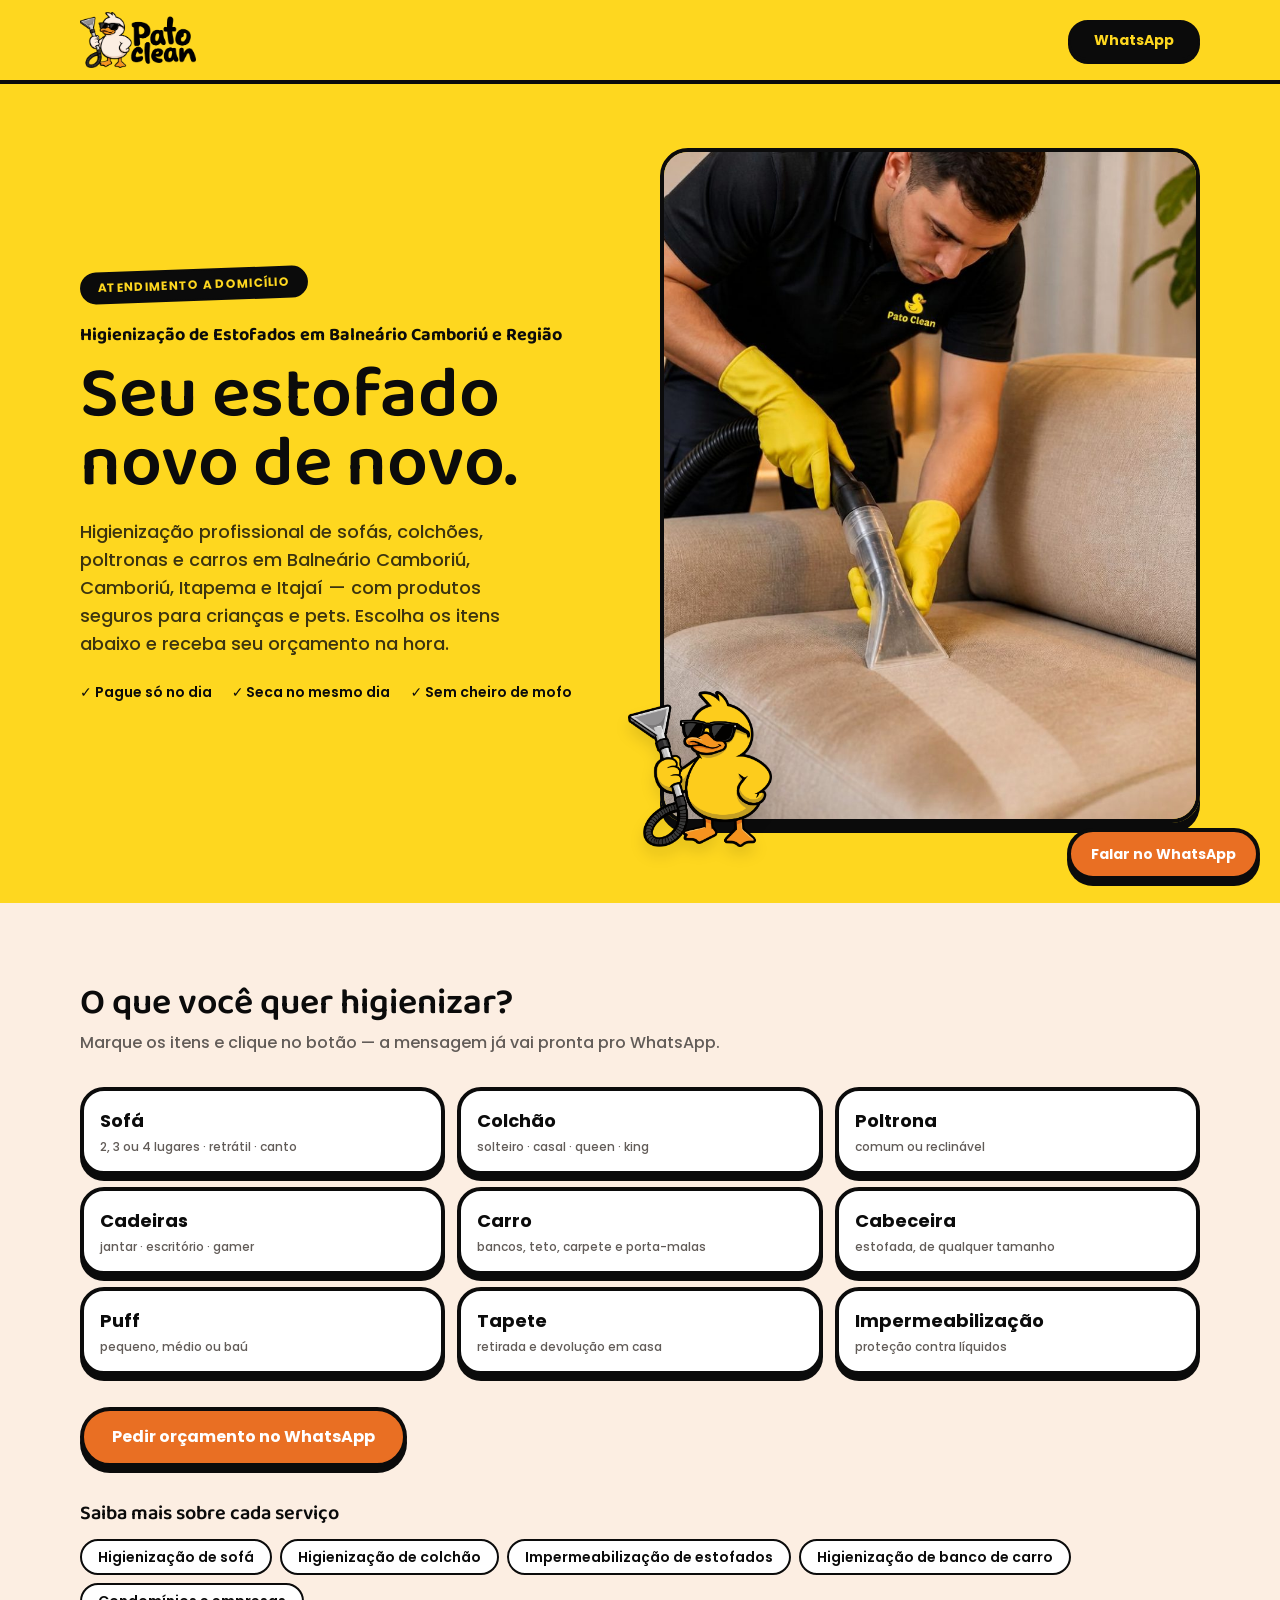
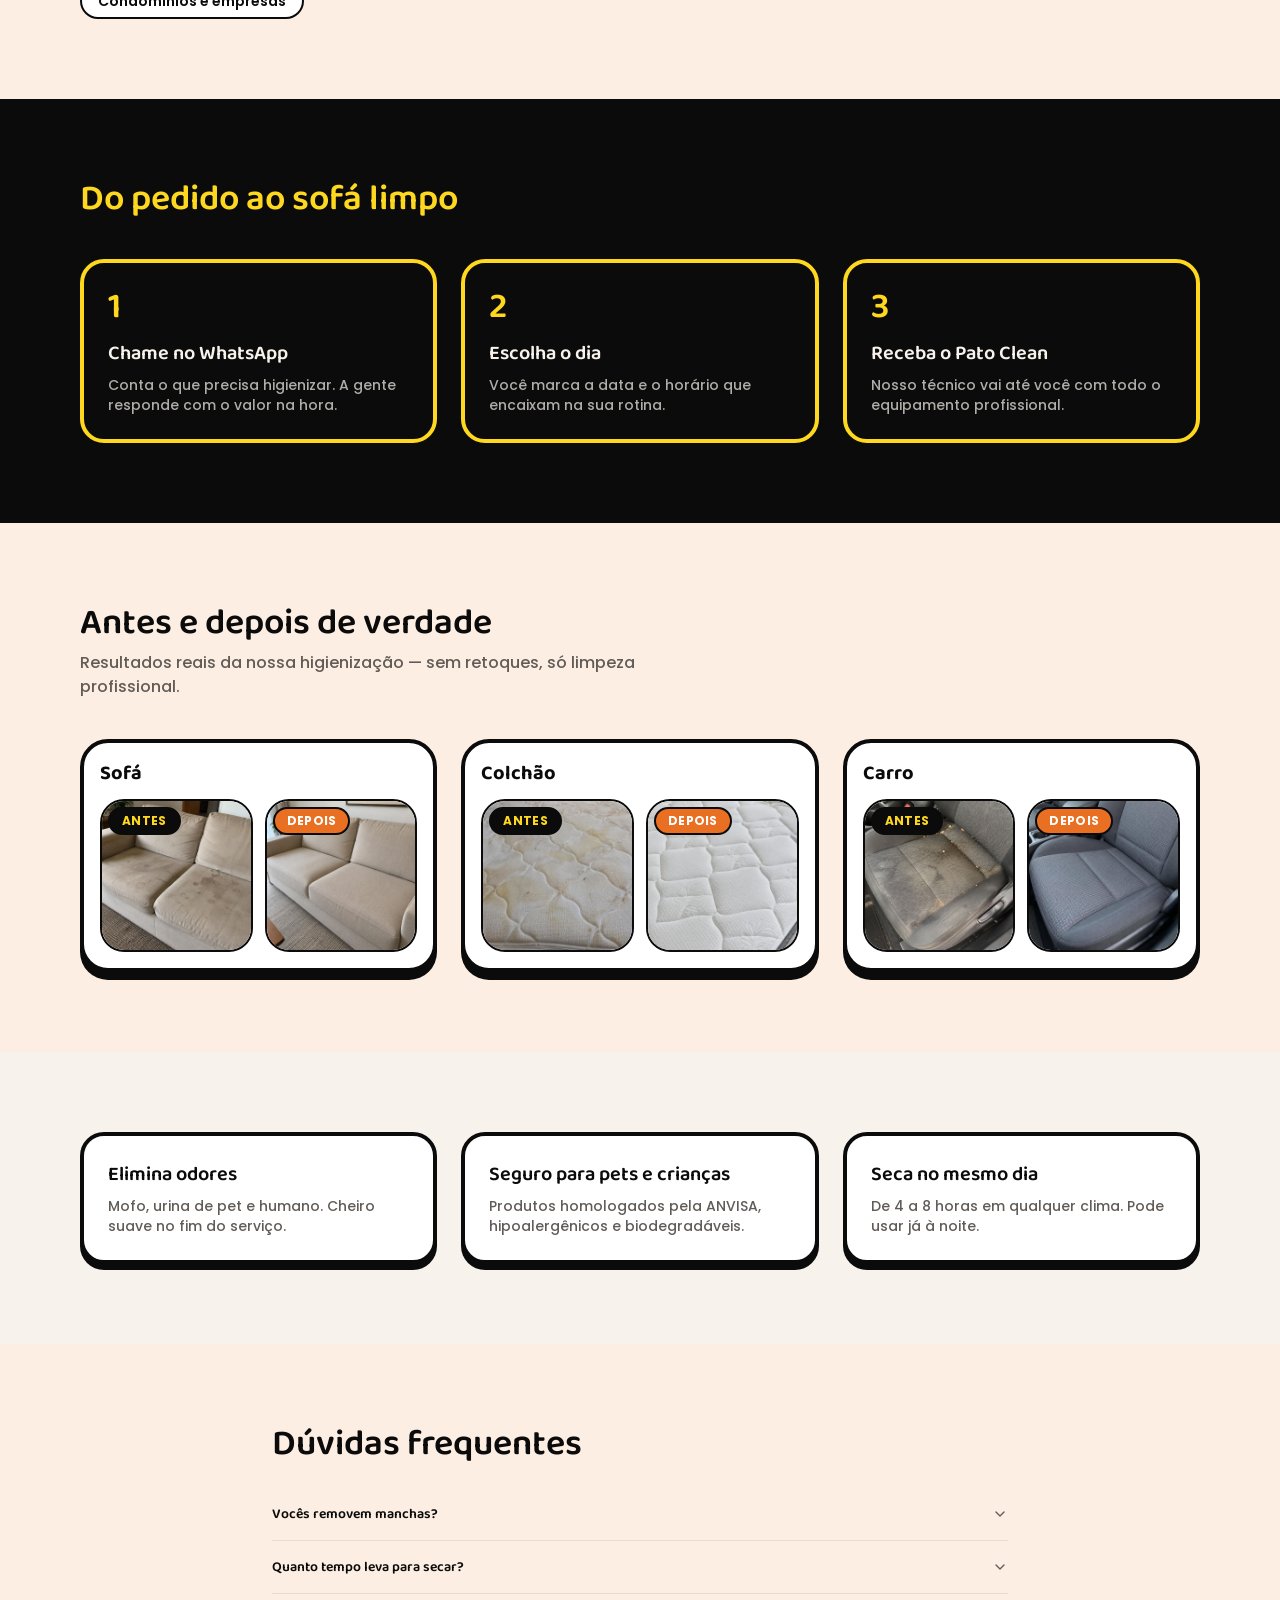
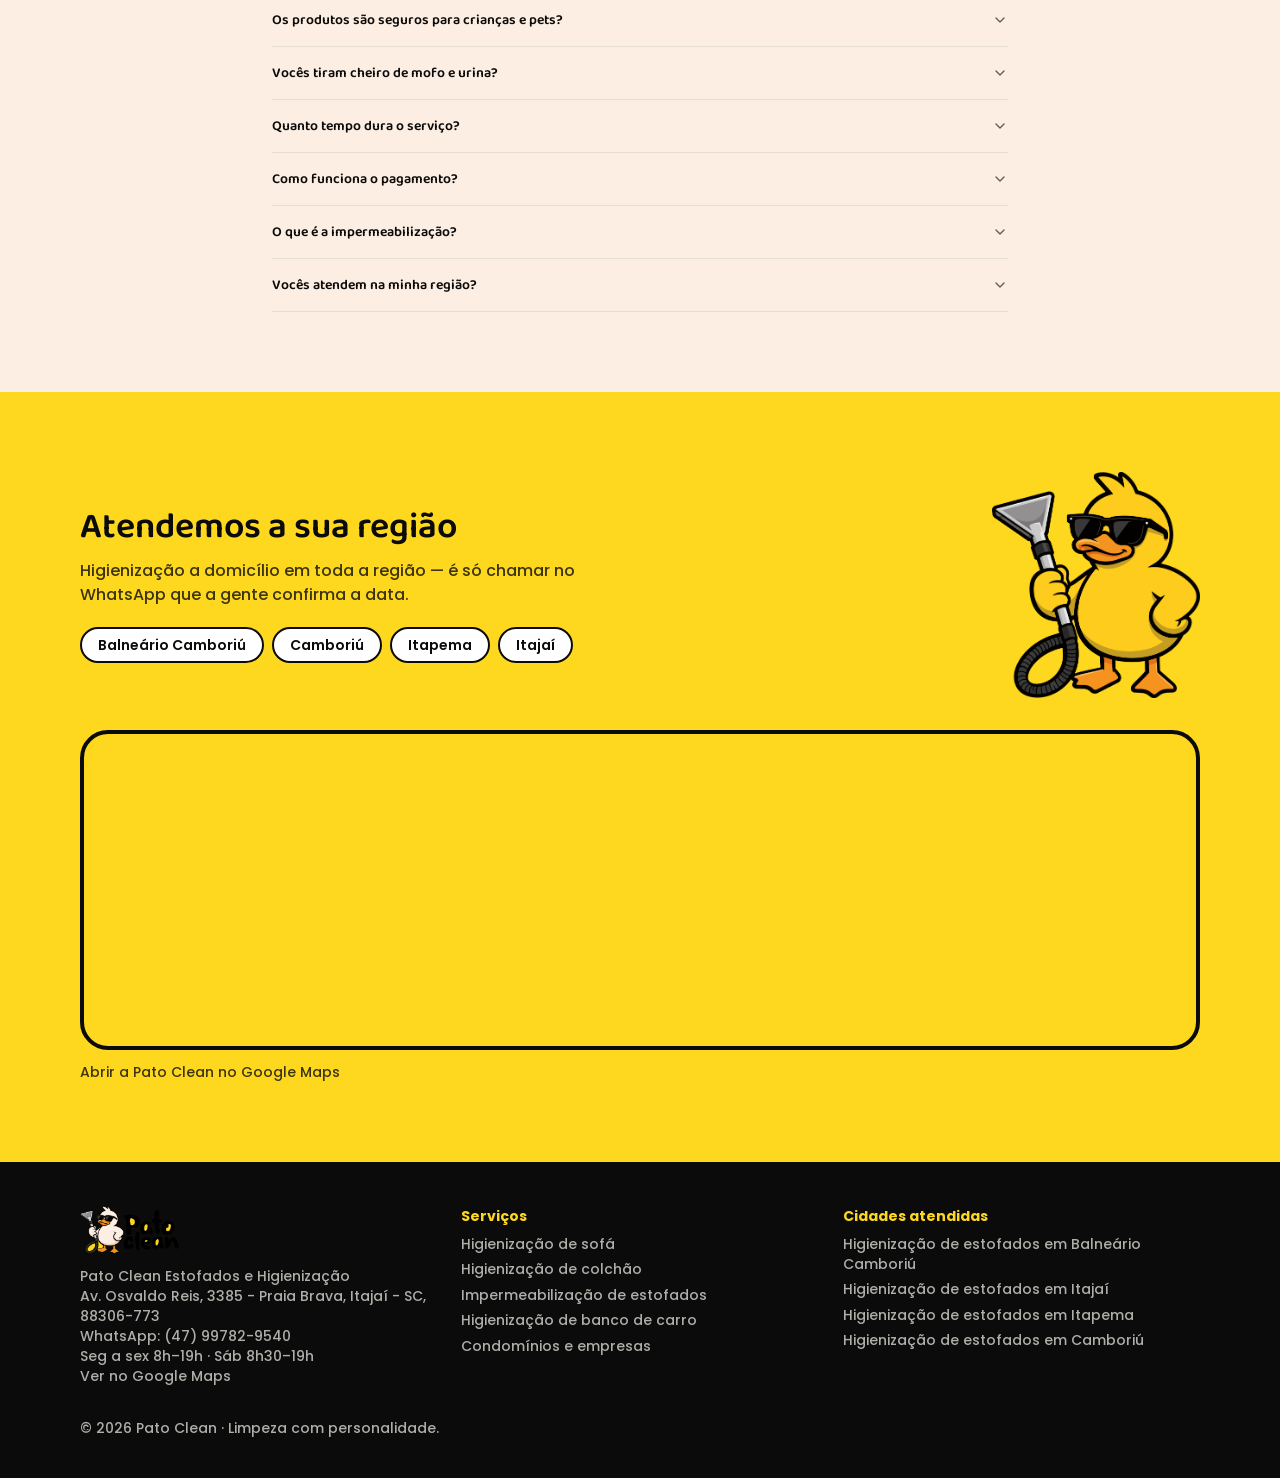
<file: index.html>
<!DOCTYPE html>
<html lang="pt-BR"><head><meta charset="utf-8"><meta name="viewport" content="width=device-width, initial-scale=1"><link rel="preload" as="image" href="/site-assets/6e965fe93423448b.png"><link rel="preload" as="image" href="/site-assets/e90ccccd4e494a26.jpg" fetchpriority="high"><link rel="stylesheet" href="/assets/styles-BcpAY3Om.css" data-precedence="default"><script src="https://www.googletagmanager.com/gtag/js?id=AW-18436557438" async=""></script><title>Higienização de Estofados em Balneário Camboriú | Pato Clean</title><meta name="description" content="Higienização de sofá, colchão, poltrona e banco de carro a domicílio em Balneário Camboriú, Camboriú, Itapema e Itajaí. Seca no mesmo dia. Pague só no dia."><meta property="og:title" content="Higienização de Estofados em Balneário Camboriú | Pato Clean"><meta property="og:description" content="Higienização de sofá, colchão, poltrona e banco de carro a domicílio em Balneário Camboriú, Camboriú, Itapema e Itajaí. Seca no mesmo dia. Pague só no dia."><meta property="og:type" content="website"><meta name="twitter:card" content="summary_large_image"><link rel="icon" href="/favicon.ico" sizes="any"><link rel="icon" type="image/png" sizes="32x32" href="/favicon-32.png"><link rel="icon" type="image/png" sizes="192x192" href="/favicon-192.png"><link rel="manifest" href="/site.webmanifest"><script>window.dataLayer = window.dataLayer || [];function gtag(){dataLayer.push(arguments);}gtag('js', new Date());gtag('config', 'AW-18436557438');</script><script>function gtag_report_conversion(url){var callback=function(){if(typeof(url)!='undefined'){window.location=url;}};gtag('event','conversion',{'send_to':'AW-18436557438/QHtwCM_JnJ0dEP6UntdE','event_callback':callback});return false;}</script><meta name="twitter:title" content="Higienização de Estofados em Balneário Camboriú | Pato Clean"><meta name="twitter:description" content="Higienização de sofá, colchão, poltrona e banco de carro a domicílio em Balneário Camboriú, Camboriú, Itapema e Itajaí. Seca no mesmo dia. Pague só no dia."><meta property="og:image" content="https://www.patocleanestofados.com/og-image.jpg"><meta name="twitter:image" content="https://www.patocleanestofados.com/og-image.jpg"><script src="/script.js" defer=""></script><meta name="robots" content="index, follow, max-image-preview:large"><meta name="theme-color" content="#fed71f"><meta name="geo.region" content="BR-SC"><meta name="geo.placename" content="Balneário Camboriú"><meta property="og:site_name" content="Pato Clean"><meta property="og:locale" content="pt_BR"><meta property="og:url" content="https://www.patocleanestofados.com/"><meta property="og:image:width" content="1200"><meta property="og:image:height" content="630"><meta property="og:image:alt" content="Técnico da Pato Clean higienizando um sofá"><link rel="canonical" href="https://www.patocleanestofados.com/"><link rel="apple-touch-icon" href="/apple-touch-icon.png"><script type="application/ld+json">{"@context":"https://schema.org","@graph":[{"@type":"LocalBusiness","@id":"https://www.patocleanestofados.com/#empresa","name":"Pato Clean","alternateName":["Pato Clean Estofados e Higienização","Pato Clean Estofados"],"description":"Higienização e impermeabilização de estofados a domicílio: sofás, colchões, poltronas, cadeiras, tapetes e bancos de carro.","url":"https://www.patocleanestofados.com/","telephone":"+55-47-99782-9540","image":["https://www.patocleanestofados.com/og-image.jpg","https://www.patocleanestofados.com/site-assets/e90ccccd4e494a26.jpg"],"logo":"https://www.patocleanestofados.com/site-assets/6e965fe93423448b.png","address":{"@type":"PostalAddress","streetAddress":"Av. Osvaldo Reis, 3385 - Praia Brava","addressLocality":"Itajaí","addressRegion":"SC","postalCode":"88306-773","addressCountry":"BR"},"areaServed":[{"@type":"City","name":"Balneário Camboriú"},{"@type":"City","name":"Camboriú"},{"@type":"City","name":"Itapema"},{"@type":"City","name":"Itajaí"}],"contactPoint":{"@type":"ContactPoint","telephone":"+55-47-99782-9540","contactType":"customer service","availableLanguage":"Portuguese"},"hasOfferCatalog":{"@type":"OfferCatalog","name":"Serviços de higienização","itemListElement":[{"@type":"Offer","itemOffered":{"@type":"Service","name":"Higienização de sofá","areaServed":[{"@type":"City","name":"Balneário Camboriú"},{"@type":"City","name":"Camboriú"},{"@type":"City","name":"Itapema"},{"@type":"City","name":"Itajaí"}]}},{"@type":"Offer","itemOffered":{"@type":"Service","name":"Higienização de colchão","areaServed":[{"@type":"City","name":"Balneário Camboriú"},{"@type":"City","name":"Camboriú"},{"@type":"City","name":"Itapema"},{"@type":"City","name":"Itajaí"}]}},{"@type":"Offer","itemOffered":{"@type":"Service","name":"Higienização de poltrona","areaServed":[{"@type":"City","name":"Balneário Camboriú"},{"@type":"City","name":"Camboriú"},{"@type":"City","name":"Itapema"},{"@type":"City","name":"Itajaí"}]}},{"@type":"Offer","itemOffered":{"@type":"Service","name":"Higienização de cadeiras","areaServed":[{"@type":"City","name":"Balneário Camboriú"},{"@type":"City","name":"Camboriú"},{"@type":"City","name":"Itapema"},{"@type":"City","name":"Itajaí"}]}},{"@type":"Offer","itemOffered":{"@type":"Service","name":"Higienização de bancos de carro","areaServed":[{"@type":"City","name":"Balneário Camboriú"},{"@type":"City","name":"Camboriú"},{"@type":"City","name":"Itapema"},{"@type":"City","name":"Itajaí"}]}},{"@type":"Offer","itemOffered":{"@type":"Service","name":"Higienização de cabeceira estofada","areaServed":[{"@type":"City","name":"Balneário Camboriú"},{"@type":"City","name":"Camboriú"},{"@type":"City","name":"Itapema"},{"@type":"City","name":"Itajaí"}]}},{"@type":"Offer","itemOffered":{"@type":"Service","name":"Higienização de puff","areaServed":[{"@type":"City","name":"Balneário Camboriú"},{"@type":"City","name":"Camboriú"},{"@type":"City","name":"Itapema"},{"@type":"City","name":"Itajaí"}]}},{"@type":"Offer","itemOffered":{"@type":"Service","name":"Higienização de tapete","areaServed":[{"@type":"City","name":"Balneário Camboriú"},{"@type":"City","name":"Camboriú"},{"@type":"City","name":"Itapema"},{"@type":"City","name":"Itajaí"}]}},{"@type":"Offer","itemOffered":{"@type":"Service","name":"Impermeabilização de estofados","areaServed":[{"@type":"City","name":"Balneário Camboriú"},{"@type":"City","name":"Camboriú"},{"@type":"City","name":"Itapema"},{"@type":"City","name":"Itajaí"}]}}]},"openingHoursSpecification":[{"@type":"OpeningHoursSpecification","dayOfWeek":["Monday","Tuesday","Wednesday","Thursday","Friday"],"opens":"08:00","closes":"19:00"},{"@type":"OpeningHoursSpecification","dayOfWeek":"Saturday","opens":"08:30","closes":"19:00"}],"hasMap":"https://www.google.com/maps/search/?api=1&query=Pato+Clean+Estofados+e+Higieniza%C3%A7%C3%A3o+Itaja%C3%AD","sameAs":["https://www.instagram.com/patoclean.higienizacao"]},{"@type":"WebSite","@id":"https://www.patocleanestofados.com/#site","url":"https://www.patocleanestofados.com/","name":"Pato Clean","inLanguage":"pt-BR","publisher":{"@id":"https://www.patocleanestofados.com/#empresa"}},{"@type":"FAQPage","@id":"https://www.patocleanestofados.com/#faq","mainEntity":[{"@type":"Question","name":"Vocês removem manchas?","acceptedAnswer":{"@type":"Answer","text":"Sim. A higienização remove a grande maioria das manchas do dia a dia, como café, refrigerante, gordura, suor e sujeira acumulada. Manchas muito antigas ou de tinta e caneta podem clarear bastante sem sair 100%. Mande uma foto pelo WhatsApp que a gente avalia antes."}},{"@type":"Question","name":"Quanto tempo leva para secar?","acceptedAnswer":{"@type":"Answer","text":"De 4 a 8 horas, dependendo do tecido, da ventilação e do clima. Na maioria dos casos você já pode usar o estofado à noite."}},{"@type":"Question","name":"Os produtos são seguros para crianças e pets?","acceptedAnswer":{"@type":"Answer","text":"Sim. Usamos produtos homologados pela ANVISA, hipoalergênicos e biodegradáveis, seguros para crianças, pets e pessoas com alergia."}},{"@type":"Question","name":"Vocês tiram cheiro de mofo e urina?","acceptedAnswer":{"@type":"Answer","text":"Sim. Eliminamos odores de mofo e de urina de pet e humana, tratando a origem do cheiro, não só disfarçando. O estofado fica com um cheiro suave no fim do serviço."}},{"@type":"Question","name":"Quanto tempo dura o serviço?","acceptedAnswer":{"@type":"Answer","text":"Depende da quantidade e do tamanho das peças. Um sofá costuma levar de 1 a 2 horas. Quando você pedir o orçamento, a gente já informa o tempo estimado."}},{"@type":"Question","name":"Como funciona o pagamento?","acceptedAnswer":{"@type":"Answer","text":"Você só paga no dia, depois do serviço feito. As formas de pagamento são combinadas pelo WhatsApp na hora do orçamento."}},{"@type":"Question","name":"O que é a impermeabilização?","acceptedAnswer":{"@type":"Answer","text":"É uma proteção aplicada depois da limpeza que faz líquidos escorrerem em vez de penetrar no tecido. Ajuda a evitar manchas e facilita a limpeza do dia a dia."}},{"@type":"Question","name":"Vocês atendem na minha região?","acceptedAnswer":{"@type":"Answer","text":"Atendemos a domicílio em Balneário Camboriú, Camboriú, Itapema e Itajaí. Se você está em outra cidade próxima, chame no WhatsApp que a gente confirma a disponibilidade."}}]}]}</script><link rel="stylesheet" href="/seo-pages.css"></head><body><!--$--><style>img, video { max-width: none; }

@layer properties {
  @supports (((-webkit-hyphens:none)) and (not (margin-trim:inline))) or ((-moz-orient:inline) and (not (color:rgb(from red r g b)))) {
  *, ::before, ::after, ::backdrop { --tw-translate-x: 0; --tw-translate-y: 0; --tw-translate-z: 0; --tw-rotate-x: initial; --tw-rotate-y: initial; --tw-rotate-z: initial; --tw-skew-x: initial; --tw-skew-y: initial; --tw-space-y-reverse: 0; --tw-space-x-reverse: 0; --tw-border-style: solid; --tw-leading: initial; --tw-font-weight: initial; --tw-tracking: initial; --tw-ordinal: initial; --tw-slashed-zero: initial; --tw-numeric-figure: initial; --tw-numeric-spacing: initial; --tw-numeric-fraction: initial; --tw-shadow: 0 0 #0000; --tw-shadow-color: initial; --tw-shadow-alpha: 100%; --tw-inset-shadow: 0 0 #0000; --tw-inset-shadow-color: initial; --tw-inset-shadow-alpha: 100%; --tw-ring-color: initial; --tw-ring-shadow: 0 0 #0000; --tw-inset-ring-color: initial; --tw-inset-ring-shadow: 0 0 #0000; --tw-ring-inset: initial; --tw-ring-offset-width: 0px; --tw-ring-offset-color: #fff; --tw-ring-offset-shadow: 0 0 #0000; --tw-outline-style: solid; --tw-blur: initial; --tw-brightness: initial; --tw-contrast: initial; --tw-grayscale: initial; --tw-hue-rotate: initial; --tw-invert: initial; --tw-opacity: initial; --tw-saturate: initial; --tw-sepia: initial; --tw-drop-shadow: initial; --tw-drop-shadow-color: initial; --tw-drop-shadow-alpha: 100%; --tw-drop-shadow-size: initial; --tw-duration: initial; --tw-ease: initial; --tw-content: ""; --tw-animation-delay: 0s; --tw-animation-direction: normal; --tw-animation-duration: initial; --tw-animation-fill-mode: none; --tw-animation-iteration-count: 1; --tw-enter-blur: 0; --tw-enter-opacity: 1; --tw-enter-rotate: 0; --tw-enter-scale: 1; --tw-enter-translate-x: 0; --tw-enter-translate-y: 0; --tw-exit-blur: 0; --tw-exit-opacity: 1; --tw-exit-rotate: 0; --tw-exit-scale: 1; --tw-exit-translate-x: 0; --tw-exit-translate-y: 0; }
}
}
@layer theme {
  :root, :host { --font-sans: var(--font-sans); --font-mono: ui-monospace, SFMono-Regular, Menlo, Monaco, Consolas, "Liberation Mono", "Courier New", monospace; --color-black: #000; --spacing: .25rem; --container-sm: 24rem; --container-md: 28rem; --container-lg: 32rem; --container-3xl: 48rem; --container-6xl: 72rem; --text-xs: .75rem; --text-xs--line-height: calc(1 / .75); --text-sm: .875rem; --text-sm--line-height: calc(1.25 / .875); --text-base: 1rem; --text-base--line-height: calc(1.5 / 1); --text-lg: 1.125rem; --text-lg--line-height: calc(1.75 / 1.125); --text-xl: 1.25rem; --text-xl--line-height: calc(1.75 / 1.25); --text-3xl: 1.875rem; --text-3xl--line-height: calc(2.25 / 1.875); --text-4xl: 2.25rem; --text-4xl--line-height: calc(2.5 / 2.25); --text-5xl: 3rem; --text-5xl--line-height: 1; --text-6xl: 3.75rem; --text-6xl--line-height: 1; --text-7xl: 4.5rem; --text-7xl--line-height: 1; --font-weight-normal: 400; --font-weight-medium: 500; --font-weight-semibold: 600; --font-weight-bold: 700; --tracking-tight: -.025em; --tracking-wide: .025em; --tracking-widest: .1em; --leading-relaxed: 1.625; --drop-shadow-xl: 0 9px 7px #0000001a; --ease-in-out: cubic-bezier(.4, 0, .2, 1); --animate-pulse: pulse 2s cubic-bezier(.4, 0, .6, 1) infinite; --aspect-video: 16 / 9; --default-transition-duration: .15s; --default-transition-timing-function: cubic-bezier(.4, 0, .2, 1); --default-font-family: var(--font-sans); --default-mono-font-family: var(--font-mono); --color-background: var(--background); --color-foreground: var(--foreground); --color-border: var(--border); --font-display: var(--font-display); }
}
@layer base {
  *, ::after, ::before, ::backdrop { box-sizing: border-box; border: 0px solid; margin: 0px; padding: 0px; }
  ::file-selector-button { box-sizing: border-box; border: 0px solid; margin: 0px; padding: 0px; }
  html, :host { text-size-adjust: 100%; tab-size: 4; line-height: 1.5; font-family: var(--default-font-family,-apple-system, BlinkMacSystemFont, "Segoe UI", Roboto, "Helvetica Neue", "Noto Sans", Arial, sans-serif, "Apple Color Emoji", "Segoe UI Emoji", "Segoe UI Symbol", "Noto Color Emoji"); font-feature-settings: var(--default-font-feature-settings,normal); font-variation-settings: var(--default-font-variation-settings,normal); -webkit-tap-highlight-color: transparent; }
  hr { height: 0px; color: inherit; border-top-width: 1px; }
  abbr:where([title]) { text-decoration: underline dotted; }
  h1, h2, h3, h4, h5, h6 { font-size: inherit; font-weight: inherit; }
  a { color: inherit; text-decoration: inherit; }
  b, strong { font-weight: bolder; }
  code, kbd, samp, pre { font-family: var(--default-mono-font-family,ui-monospace, SFMono-Regular, Menlo, Monaco, Consolas, "Liberation Mono", "Courier New", monospace); font-feature-settings: var(--default-mono-font-feature-settings,normal); font-variation-settings: var(--default-mono-font-variation-settings,normal); font-size: 1em; }
  small { font-size: 80%; }
  sub, sup { vertical-align: baseline; font-size: 75%; line-height: 0; position: relative; }
  sub { bottom: -0.25em; }
  sup { top: -0.5em; }
  table { text-indent: 0px; border-color: inherit; border-collapse: collapse; }
  progress { vertical-align: baseline; }
  summary { display: list-item; }
  ol, ul, menu { list-style: none; }
  img, svg, video, canvas, audio, iframe, embed, object { vertical-align: middle; display: block; }
  img, video { max-width: 100%; height: auto; }
  button, input, select, optgroup, textarea { font: inherit; letter-spacing: inherit; color: inherit; opacity: 1; background-color: rgba(0, 0, 0, 0); border-radius: 0px; }
  ::file-selector-button { font: inherit; letter-spacing: inherit; color: inherit; opacity: 1; background-color: rgba(0, 0, 0, 0); border-radius: 0px; }
  :where(select:is([multiple], [size])) optgroup { font-weight: bolder; }
  :where(select:is([multiple], [size])) optgroup option { padding-inline-start: 20px; }
  ::file-selector-button { margin-inline-end: 4px; }
  ::placeholder { opacity: 1; }
  @supports (not ((-webkit-appearance:-apple-pay-button))) or (contain-intrinsic-size:1px) {
  ::placeholder { color: currentcolor; }
  @supports (color:color-mix(in lab, red, red)) {
  ::placeholder { color: color-mix(currentcolor, transparent); }
}
}
  textarea { resize: vertical; }
  ::-webkit-search-decoration { appearance: none; }
  ::-webkit-date-and-time-value { min-height: 1lh; text-align: inherit; }
  ::-webkit-datetime-edit { display: inline-flex; }
  ::-webkit-datetime-edit-fields-wrapper { padding: 0px; }
  ::-webkit-datetime-edit { padding-block: 0px; }
  ::-webkit-datetime-edit-year-field { padding-block: 0px; }
  ::-webkit-datetime-edit-month-field { padding-block: 0px; }
  ::-webkit-datetime-edit-day-field { padding-block: 0px; }
  ::-webkit-datetime-edit-hour-field { padding-block: 0px; }
  ::-webkit-datetime-edit-minute-field { padding-block: 0px; }
  ::-webkit-datetime-edit-second-field { padding-block: 0px; }
  ::-webkit-datetime-edit-millisecond-field { padding-block: 0px; }
  ::-webkit-datetime-edit-meridiem-field { padding-block: 0px; }
  ::-webkit-calendar-picker-indicator { line-height: 1; }
  button, input:where([type="button"], [type="reset"], [type="submit"]) { appearance: button; }
  ::file-selector-button { appearance: button; }
  ::-webkit-inner-spin-button { height: auto; }
  ::-webkit-outer-spin-button { height: auto; }
  [hidden]:where(:not([hidden="until-found"])) { display: none !important; }
  * { border-color: var(--color-border); }
  body { background-color: var(--color-background); color: var(--color-foreground); font-family: var(--font-sans); }
  h1, h2, h3, .font-display { font-family: var(--font-display); }
}
@layer components;
@layer utilities {
  .pointer-events-none { pointer-events: none; }
  .invisible { visibility: hidden; }
  .sr-only { clip-path: inset(50%); white-space: nowrap; border-width: 0px; width: 1px; height: 1px; margin: -1px; padding: 0px; position: absolute; overflow: hidden; }
  .absolute { position: absolute; }
  .fixed { position: fixed; }
  .relative { position: relative; }
  .sticky { position: sticky; }
  .inset-0 { inset: 0px; }
  .inset-x-0 { inset-inline: 0px; }
  .inset-y-0 { inset-block: 0px; }
  .-top-12 { top: calc(var(--spacing) * -12); }
  .top-0 { top: 0px; }
  .top-1\.5 { top: calc(var(--spacing) * 1.5); }
  .top-1\/2 { top: 50%; }
  .top-3\.5 { top: calc(var(--spacing) * 3.5); }
  .top-4 { top: calc(var(--spacing) * 4); }
  .top-\[1px\] { top: 1px; }
  .top-\[50\%\] { top: 50%; }
  .top-\[60\%\] { top: 60%; }
  .top-full { top: 100%; }
  .-right-12 { right: calc(var(--spacing) * -12); }
  .right-0 { right: 0px; }
  .right-1 { right: var(--spacing); }
  .right-2 { right: calc(var(--spacing) * 2); }
  .right-3 { right: calc(var(--spacing) * 3); }
  .right-4 { right: calc(var(--spacing) * 4); }
  .right-5 { right: calc(var(--spacing) * 5); }
  .-bottom-6 { bottom: calc(var(--spacing) * -6); }
  .-bottom-12 { bottom: calc(var(--spacing) * -12); }
  .bottom-0 { bottom: 0px; }
  .bottom-5 { bottom: calc(var(--spacing) * 5); }
  .-left-8 { left: calc(var(--spacing) * -8); }
  .-left-12 { left: calc(var(--spacing) * -12); }
  .left-0 { left: 0px; }
  .left-1\/2 { left: 50%; }
  .left-2 { left: calc(var(--spacing) * 2); }
  .left-\[50\%\] { left: 50%; }
  .z-10 { z-index: 10; }
  .z-20 { z-index: 20; }
  .z-40 { z-index: 40; }
  .z-50 { z-index: 50; }
  .z-\[1\] { z-index: 1; }
  .-mx-1 { margin-inline: calc(var(--spacing) * -1); }
  .mx-2 { margin-inline: calc(var(--spacing) * 2); }
  .mx-3\.5 { margin-inline: calc(var(--spacing) * 3.5); }
  .mx-auto { margin-inline: auto; }
  .my-0\.5 { margin-block: calc(var(--spacing) * .5); }
  .my-1 { margin-block: var(--spacing); }
  .-mt-4 { margin-top: calc(var(--spacing) * -4); }
  .mt-1 { margin-top: var(--spacing); }
  .mt-1\.5 { margin-top: calc(var(--spacing) * 1.5); }
  .mt-2 { margin-top: calc(var(--spacing) * 2); }
  .mt-3 { margin-top: calc(var(--spacing) * 3); }
  .mt-4 { margin-top: calc(var(--spacing) * 4); }
  .mt-5 { margin-top: calc(var(--spacing) * 5); }
  .mt-6 { margin-top: calc(var(--spacing) * 6); }
  .mt-8 { margin-top: calc(var(--spacing) * 8); }
  .mt-10 { margin-top: calc(var(--spacing) * 10); }
  .mt-24 { margin-top: calc(var(--spacing) * 24); }
  .mt-auto { margin-top: auto; }
  .mr-2 { margin-right: calc(var(--spacing) * 2); }
  .mb-1 { margin-bottom: var(--spacing); }
  .-ml-4 { margin-left: calc(var(--spacing) * -4); }
  .ml-1 { margin-left: var(--spacing); }
  .ml-auto { margin-left: auto; }
  .block { display: block; }
  .flex { display: flex; }
  .grid { display: grid; }
  .hidden { display: none; }
  .inline-block { display: inline-block; }
  .inline-flex { display: inline-flex; }
  .table { display: table; }
  .aspect-\[4\/5\] { aspect-ratio: 4 / 5; }
  .aspect-square { aspect-ratio: 1 / 1; }
  .aspect-video { aspect-ratio: var(--aspect-video); }
  .size-\(--cell-size\) { width: var(--cell-size); height: var(--cell-size); }
  .size-4 { width: calc(var(--spacing) * 4); height: calc(var(--spacing) * 4); }
  .h-\(--cell-size\) { height: var(--cell-size); }
  .h-1\.5 { height: calc(var(--spacing) * 1.5); }
  .h-2 { height: calc(var(--spacing) * 2); }
  .h-2\.5 { height: calc(var(--spacing) * 2.5); }
  .h-3 { height: calc(var(--spacing) * 3); }
  .h-3\.5 { height: calc(var(--spacing) * 3.5); }
  .h-4 { height: calc(var(--spacing) * 4); }
  .h-5 { height: calc(var(--spacing) * 5); }
  .h-7 { height: calc(var(--spacing) * 7); }
  .h-8 { height: calc(var(--spacing) * 8); }
  .h-9 { height: calc(var(--spacing) * 9); }
  .h-10 { height: calc(var(--spacing) * 10); }
  .h-11 { height: calc(var(--spacing) * 11); }
  .h-12 { height: calc(var(--spacing) * 12); }
  .h-\[1px\] { height: 1px; }
  .h-\[var\(--radix-navigation-menu-viewport-height\)\] { height: var(--radix-navigation-menu-viewport-height); }
  .h-\[var\(--radix-select-trigger-height\)\] { height: var(--radix-select-trigger-height); }
  .h-auto { height: auto; }
  .h-full { height: 100%; }
  .h-px { height: 1px; }
  .h-svh { height: 100svh; }
  .max-h-\(--radix-context-menu-content-available-height\) { max-height: var(--radix-context-menu-content-available-height); }
  .max-h-\(--radix-select-content-available-height\) { max-height: var(--radix-select-content-available-height); }
  .max-h-\[300px\] { max-height: 300px; }
  .max-h-\[var\(--radix-dropdown-menu-content-available-height\)\] { max-height: var(--radix-dropdown-menu-content-available-height); }
  .min-h-0 { min-height: 0px; }
  .min-h-\[60px\] { min-height: 60px; }
  .min-h-screen { min-height: 100vh; }
  .min-h-svh { min-height: 100svh; }
  .w-\(--cell-size\) { width: var(--cell-size); }
  .w-\(--sidebar-width\) { width: var(--sidebar-width); }
  .w-0 { width: 0px; }
  .w-1 { width: var(--spacing); }
  .w-2 { width: calc(var(--spacing) * 2); }
  .w-2\.5 { width: calc(var(--spacing) * 2.5); }
  .w-3 { width: calc(var(--spacing) * 3); }
  .w-3\.5 { width: calc(var(--spacing) * 3.5); }
  .w-3\/4 { width: 75%; }
  .w-4 { width: calc(var(--spacing) * 4); }
  .w-5 { width: calc(var(--spacing) * 5); }
  .w-7 { width: calc(var(--spacing) * 7); }
  .w-8 { width: calc(var(--spacing) * 8); }
  .w-9 { width: calc(var(--spacing) * 9); }
  .w-10 { width: calc(var(--spacing) * 10); }
  .w-28 { width: calc(var(--spacing) * 28); }
  .w-40 { width: calc(var(--spacing) * 40); }
  .w-64 { width: calc(var(--spacing) * 64); }
  .w-72 { width: calc(var(--spacing) * 72); }
  .w-\[1px\] { width: 1px; }
  .w-\[100px\] { width: 100px; }
  .w-auto { width: auto; }
  .w-fit { width: fit-content; }
  .w-full { width: 100%; }
  .w-max { width: max-content; }
  .w-px { width: 1px; }
  .max-w-\(--skeleton-width\) { max-width: var(--skeleton-width); }
  .max-w-3xl { max-width: var(--container-3xl); }
  .max-w-6xl { max-width: var(--container-6xl); }
  .max-w-lg { max-width: var(--container-lg); }
  .max-w-max { max-width: max-content; }
  .max-w-md { max-width: var(--container-md); }
  .min-w-\(--cell-size\) { min-width: var(--cell-size); }
  .min-w-0 { min-width: 0px; }
  .min-w-5 { min-width: calc(var(--spacing) * 5); }
  .min-w-8 { min-width: calc(var(--spacing) * 8); }
  .min-w-9 { min-width: calc(var(--spacing) * 9); }
  .min-w-10 { min-width: calc(var(--spacing) * 10); }
  .min-w-\[8rem\] { min-width: 8rem; }
  .min-w-\[12rem\] { min-width: 12rem; }
  .min-w-\[var\(--radix-select-trigger-width\)\] { min-width: var(--radix-select-trigger-width); }
  .flex-1 { flex: 1 1 0%; }
  .shrink-0 { flex-shrink: 0; }
  .grow { flex-grow: 1; }
  .grow-0 { flex-grow: 0; }
  .basis-full { flex-basis: 100%; }
  .caption-bottom { caption-side: bottom; }
  .border-collapse { border-collapse: collapse; }
  .origin-\(--radix-context-menu-content-transform-origin\) { transform-origin: var(--radix-context-menu-content-transform-origin); }
  .origin-\(--radix-dropdown-menu-content-transform-origin\) { transform-origin: var(--radix-dropdown-menu-content-transform-origin); }
  .origin-\(--radix-hover-card-content-transform-origin\) { transform-origin: var(--radix-hover-card-content-transform-origin); }
  .origin-\(--radix-menubar-content-transform-origin\) { transform-origin: var(--radix-menubar-content-transform-origin); }
  .origin-\(--radix-popover-content-transform-origin\) { transform-origin: var(--radix-popover-content-transform-origin); }
  .origin-\(--radix-select-content-transform-origin\) { transform-origin: var(--radix-select-content-transform-origin); }
  .origin-\(--radix-tooltip-content-transform-origin\) { transform-origin: var(--radix-tooltip-content-transform-origin); }
  .-translate-x-1\/2 { --tw-translate-x: calc(calc(1 / 2 * 100%) * -1); translate: var(--tw-translate-x) var(--tw-translate-y); }
  .-translate-x-px { --tw-translate-x: -1px; translate: var(--tw-translate-x) var(--tw-translate-y); }
  .translate-x-\[-50\%\] { --tw-translate-x: -50%; translate: var(--tw-translate-x) var(--tw-translate-y); }
  .translate-x-px { --tw-translate-x: 1px; translate: var(--tw-translate-x) var(--tw-translate-y); }
  .-translate-y-1\/2 { --tw-translate-y: calc(calc(1 / 2 * 100%) * -1); translate: var(--tw-translate-x) var(--tw-translate-y); }
  .translate-y-\[-50\%\] { --tw-translate-y: -50%; translate: var(--tw-translate-x) var(--tw-translate-y); }
  .-rotate-2 { rotate: -2deg; }
  .rotate-45 { rotate: 45deg; }
  .rotate-90 { rotate: 90deg; }
  .transform { transform: var(--tw-rotate-x,) var(--tw-rotate-y,) var(--tw-rotate-z,) var(--tw-skew-x,) var(--tw-skew-y,); }
  .animate-caret-blink { animation: 1.25s ease-out 0s infinite normal none running caret-blink; }
  .animate-in { animation: enter var(--tw-animation-duration,var(--tw-duration,.15s))var(--tw-ease,ease)var(--tw-animation-delay,0s)var(--tw-animation-iteration-count,1)var(--tw-animation-direction,normal)var(--tw-animation-fill-mode,none); }
  .animate-pulse { animation: var(--animate-pulse); }
  .cursor-default { cursor: default; }
  .cursor-pointer { cursor: pointer; }
  .touch-none { touch-action: none; }
  .list-none { list-style-type: none; }
  .grid-cols-2 { grid-template-columns: repeat(2, minmax(0px, 1fr)); }
  .flex-col { flex-direction: column; }
  .flex-col-reverse { flex-direction: column-reverse; }
  .flex-row { flex-direction: row; }
  .flex-wrap { flex-wrap: wrap; }
  .place-content-center { place-content: center; }
  .items-center { align-items: center; }
  .items-end { align-items: flex-end; }
  .items-start { align-items: flex-start; }
  .items-stretch { align-items: stretch; }
  .justify-between { justify-content: space-between; }
  .justify-center { justify-content: center; }
  .gap-1 { gap: var(--spacing); }
  .gap-1\.5 { gap: calc(var(--spacing) * 1.5); }
  .gap-2 { gap: calc(var(--spacing) * 2); }
  .gap-3 { gap: calc(var(--spacing) * 3); }
  .gap-4 { gap: calc(var(--spacing) * 4); }
  .gap-6 { gap: calc(var(--spacing) * 6); }
  .gap-8 { gap: calc(var(--spacing) * 8); }
  .gap-10 { gap: calc(var(--spacing) * 10); }
  :where(.space-y-1\.5 > :not(:last-child)) { --tw-space-y-reverse: 0; margin-block-start: calc(calc(var(--spacing) * 1.5) * var(--tw-space-y-reverse)); margin-block-end: calc(calc(var(--spacing) * 1.5) * calc(1 - var(--tw-space-y-reverse))); }
  :where(.space-y-2 > :not(:last-child)) { --tw-space-y-reverse: 0; margin-block-start: calc(calc(var(--spacing) * 2) * var(--tw-space-y-reverse)); margin-block-end: calc(calc(var(--spacing) * 2) * calc(1 - var(--tw-space-y-reverse))); }
  .gap-x-5 { column-gap: calc(var(--spacing) * 5); }
  :where(.space-x-1 > :not(:last-child)) { --tw-space-x-reverse: 0; margin-inline-start: calc(var(--spacing) * var(--tw-space-x-reverse)); margin-inline-end: calc(var(--spacing) * calc(1 - var(--tw-space-x-reverse))); }
  .gap-y-2 { row-gap: calc(var(--spacing) * 2); }
  .overflow-auto { overflow: auto; }
  .overflow-hidden { overflow: hidden; }
  .overflow-x-hidden { overflow-x: hidden; }
  .overflow-y-auto { overflow-y: auto; }
  .rounded-2xl { border-radius: calc(var(--radius) + 8px); }
  .rounded-3xl { border-radius: calc(var(--radius) + 12px); }
  .rounded-\[2px\] { border-radius: 2px; }
  .rounded-\[inherit\] { border-radius: inherit; }
  .rounded-full { border-radius: 2.14748e+09px; }
  .rounded-lg { border-radius: var(--radius); }
  .rounded-md { border-radius: calc(var(--radius) - 2px); }
  .rounded-none { border-radius: 0px; }
  .rounded-sm { border-radius: calc(var(--radius) - 4px); }
  .rounded-xl { border-radius: calc(var(--radius) + 4px); }
  .rounded-t-\[10px\] { border-top-left-radius: 10px; border-top-right-radius: 10px; }
  .rounded-l-md { border-top-left-radius: calc(var(--radius) - 2px); border-bottom-left-radius: calc(var(--radius) - 2px); }
  .rounded-tl-sm { border-top-left-radius: calc(var(--radius) - 4px); }
  .rounded-r-md { border-top-right-radius: calc(var(--radius) - 2px); border-bottom-right-radius: calc(var(--radius) - 2px); }
  .border { border-style: var(--tw-border-style); border-width: 1px; }
  .border-2 { border-style: var(--tw-border-style); border-width: 2px; }
  .border-4 { border-style: var(--tw-border-style); border-width: 4px; }
  .border-\[1\.5px\] { border-style: var(--tw-border-style); border-width: 1.5px; }
  .border-y { border-block-style: var(--tw-border-style); border-block-width: 1px; }
  .border-t { border-top-style: var(--tw-border-style); border-top-width: 1px; }
  .border-t-4 { border-top-style: var(--tw-border-style); border-top-width: 4px; }
  .border-r { border-right-style: var(--tw-border-style); border-right-width: 1px; }
  .border-b { border-bottom-style: var(--tw-border-style); border-bottom-width: 1px; }
  .border-b-4 { border-bottom-style: var(--tw-border-style); border-bottom-width: 4px; }
  .border-l { border-left-style: var(--tw-border-style); border-left-width: 1px; }
  .border-dashed { --tw-border-style: dashed; border-style: dashed; }
  .border-\(--color-border\) { border-color: var(--color-border); }
  .border-border\/50 { border-color: var(--border); }
  @supports (color:color-mix(in lab, red, red)) {
  .border-border\/50 { border-color: color-mix(in oklab, var(--border) 50%, transparent); }
}
  .border-destructive\/50 { border-color: var(--destructive); }
  @supports (color:color-mix(in lab, red, red)) {
  .border-destructive\/50 { border-color: color-mix(in oklab, var(--destructive) 50%, transparent); }
}
  .border-ink { border-color: var(--ink); }
  .border-input { border-color: var(--input); }
  .border-primary, .border-primary\/50 { border-color: var(--primary); }
  @supports (color:color-mix(in lab, red, red)) {
  .border-primary\/50 { border-color: color-mix(in oklab, var(--primary) 50%, transparent); }
}
  .border-sidebar-border { border-color: var(--sidebar-border); }
  .border-transparent { border-color: rgba(0, 0, 0, 0); }
  .border-t-transparent { border-top-color: rgba(0, 0, 0, 0); }
  .border-l-transparent { border-left-color: rgba(0, 0, 0, 0); }
  .bg-\(--color-bg\) { background-color: var(--color-bg); }
  .bg-accent { background-color: var(--accent); }
  .bg-background { background-color: var(--background); }
  .bg-black\/80 { background-color: rgba(0, 0, 0, 0.8); }
  @supports (color:color-mix(in lab, red, red)) {
  .bg-black\/80 { background-color: color-mix(in oklab, var(--color-black) 80%, transparent); }
}
  .bg-border { background-color: var(--border); }
  .bg-card { background-color: var(--card); }
  .bg-cream { background-color: var(--cream); }
  .bg-destructive { background-color: var(--destructive); }
  .bg-foreground { background-color: var(--foreground); }
  .bg-ink { background-color: var(--ink); }
  .bg-muted, .bg-muted\/50 { background-color: var(--muted); }
  @supports (color:color-mix(in lab, red, red)) {
  .bg-muted\/50 { background-color: color-mix(in oklab, var(--muted) 50%, transparent); }
}
  .bg-popover { background-color: var(--popover); }
  .bg-primary, .bg-primary\/10 { background-color: var(--primary); }
  @supports (color:color-mix(in lab, red, red)) {
  .bg-primary\/10 { background-color: color-mix(in oklab, var(--primary) 10%, transparent); }
}
  .bg-primary\/20 { background-color: var(--primary); }
  @supports (color:color-mix(in lab, red, red)) {
  .bg-primary\/20 { background-color: color-mix(in oklab, var(--primary) 20%, transparent); }
}
  .bg-secondary { background-color: var(--secondary); }
  .bg-sidebar { background-color: var(--sidebar); }
  .bg-sidebar-border { background-color: var(--sidebar-border); }
  .bg-transparent { background-color: rgba(0, 0, 0, 0); }
  .fill-current { fill: currentcolor; }
  .fill-primary { fill: var(--primary); }
  .object-cover { object-fit: cover; }
  .p-0 { padding: 0px; }
  .p-1 { padding: var(--spacing); }
  .p-2 { padding: calc(var(--spacing) * 2); }
  .p-3 { padding: calc(var(--spacing) * 3); }
  .p-4 { padding: calc(var(--spacing) * 4); }
  .p-6 { padding: calc(var(--spacing) * 6); }
  .p-\[1px\] { padding: 1px; }
  .px-\(--cell-size\) { padding-inline: var(--cell-size); }
  .px-1 { padding-inline: var(--spacing); }
  .px-1\.5 { padding-inline: calc(var(--spacing) * 1.5); }
  .px-2 { padding-inline: calc(var(--spacing) * 2); }
  .px-2\.5 { padding-inline: calc(var(--spacing) * 2.5); }
  .px-3 { padding-inline: calc(var(--spacing) * 3); }
  .px-4 { padding-inline: calc(var(--spacing) * 4); }
  .px-5 { padding-inline: calc(var(--spacing) * 5); }
  .px-7 { padding-inline: calc(var(--spacing) * 7); }
  .px-8 { padding-inline: calc(var(--spacing) * 8); }
  .py-0\.5 { padding-block: calc(var(--spacing) * .5); }
  .py-1 { padding-block: var(--spacing); }
  .py-1\.5 { padding-block: calc(var(--spacing) * 1.5); }
  .py-2 { padding-block: calc(var(--spacing) * 2); }
  .py-3 { padding-block: calc(var(--spacing) * 3); }
  .py-3\.5 { padding-block: calc(var(--spacing) * 3.5); }
  .py-4 { padding-block: calc(var(--spacing) * 4); }
  .py-6 { padding-block: calc(var(--spacing) * 6); }
  .py-10 { padding-block: calc(var(--spacing) * 10); }
  .py-14 { padding-block: calc(var(--spacing) * 14); }
  .pt-0 { padding-top: 0px; }
  .pt-3 { padding-top: calc(var(--spacing) * 3); }
  .pt-4 { padding-top: calc(var(--spacing) * 4); }
  .pt-10 { padding-top: calc(var(--spacing) * 10); }
  .pr-1 { padding-right: var(--spacing); }
  .pr-2 { padding-right: calc(var(--spacing) * 2); }
  .pr-2\.5 { padding-right: calc(var(--spacing) * 2.5); }
  .pr-8 { padding-right: calc(var(--spacing) * 8); }
  .pb-3 { padding-bottom: calc(var(--spacing) * 3); }
  .pb-4 { padding-bottom: calc(var(--spacing) * 4); }
  .pb-14 { padding-bottom: calc(var(--spacing) * 14); }
  .pl-2 { padding-left: calc(var(--spacing) * 2); }
  .pl-2\.5 { padding-left: calc(var(--spacing) * 2.5); }
  .pl-4 { padding-left: calc(var(--spacing) * 4); }
  .pl-8 { padding-left: calc(var(--spacing) * 8); }
  .text-center { text-align: center; }
  .text-left { text-align: left; }
  .align-middle { vertical-align: middle; }
  .font-display { font-family: var(--font-display); }
  .font-mono { font-family: var(--font-mono); }
  .text-3xl { font-size: var(--text-3xl); line-height: var(--tw-leading,var(--text-3xl--line-height)); }
  .text-4xl { font-size: var(--text-4xl); line-height: var(--tw-leading,var(--text-4xl--line-height)); }
  .text-5xl { font-size: var(--text-5xl); line-height: var(--tw-leading,var(--text-5xl--line-height)); }
  .text-7xl { font-size: var(--text-7xl); line-height: var(--tw-leading,var(--text-7xl--line-height)); }
  .text-base { font-size: var(--text-base); line-height: var(--tw-leading,var(--text-base--line-height)); }
  .text-lg { font-size: var(--text-lg); line-height: var(--tw-leading,var(--text-lg--line-height)); }
  .text-sm { font-size: var(--text-sm); line-height: var(--tw-leading,var(--text-sm--line-height)); }
  .text-xl { font-size: var(--text-xl); line-height: var(--tw-leading,var(--text-xl--line-height)); }
  .text-xs { font-size: var(--text-xs); line-height: var(--tw-leading,var(--text-xs--line-height)); }
  .text-\[0\.8rem\] { font-size: 0.8rem; }
  .leading-\[0\.95\] { --tw-leading: .95; line-height: 0.95; }
  .leading-none { --tw-leading: 1; line-height: 1; }
  .font-bold { --tw-font-weight: var(--font-weight-bold); font-weight: var(--font-weight-bold); }
  .font-medium { --tw-font-weight: var(--font-weight-medium); font-weight: var(--font-weight-medium); }
  .font-normal { --tw-font-weight: var(--font-weight-normal); font-weight: var(--font-weight-normal); }
  .font-semibold { --tw-font-weight: var(--font-weight-semibold); font-weight: var(--font-weight-semibold); }
  .tracking-tight { --tw-tracking: var(--tracking-tight); letter-spacing: var(--tracking-tight); }
  .tracking-wide { --tw-tracking: var(--tracking-wide); letter-spacing: var(--tracking-wide); }
  .tracking-widest { --tw-tracking: var(--tracking-widest); letter-spacing: var(--tracking-widest); }
  .break-words { overflow-wrap: break-word; }
  .whitespace-nowrap { white-space: nowrap; }
  .text-accent-foreground { color: var(--accent-foreground); }
  .text-card-foreground { color: var(--card-foreground); }
  .text-current { color: currentcolor; }
  .text-destructive { color: var(--destructive); }
  .text-destructive-foreground { color: var(--destructive-foreground); }
  .text-foreground { color: var(--foreground); }
  .text-ink { color: var(--ink); }
  .text-ink-foreground, .text-ink-foreground\/70 { color: var(--ink-foreground); }
  @supports (color:color-mix(in lab, red, red)) {
  .text-ink-foreground\/70 { color: color-mix(in oklab, var(--ink-foreground) 70%, transparent); }
}
  .text-ink\/80 { color: var(--ink); }
  @supports (color:color-mix(in lab, red, red)) {
  .text-ink\/80 { color: color-mix(in oklab, var(--ink) 80%, transparent); }
}
  .text-muted-foreground { color: var(--muted-foreground); }
  .text-popover-foreground { color: var(--popover-foreground); }
  .text-primary { color: var(--primary); }
  .text-primary-foreground { color: var(--primary-foreground); }
  .text-secondary-foreground { color: var(--secondary-foreground); }
  .text-sidebar-foreground, .text-sidebar-foreground\/70 { color: var(--sidebar-foreground); }
  @supports (color:color-mix(in lab, red, red)) {
  .text-sidebar-foreground\/70 { color: color-mix(in oklab, var(--sidebar-foreground) 70%, transparent); }
}
  .uppercase { text-transform: uppercase; }
  .tabular-nums { --tw-numeric-spacing: tabular-nums; font-variant-numeric: var(--tw-ordinal,) var(--tw-slashed-zero,) var(--tw-numeric-figure,) var(--tw-numeric-spacing,) var(--tw-numeric-fraction,); }
  .underline-offset-4 { text-underline-offset: 4px; }
  .opacity-0 { opacity: 0; }
  .opacity-50 { opacity: 0.5; }
  .opacity-60 { opacity: 0.6; }
  .opacity-70 { opacity: 0.7; }
  .shadow { --tw-shadow: 0 1px 3px 0 var(--tw-shadow-color,#0000001a), 0 1px 2px -1px var(--tw-shadow-color,#0000001a); box-shadow: var(--tw-inset-shadow), var(--tw-inset-ring-shadow), var(--tw-ring-offset-shadow), var(--tw-ring-shadow), var(--tw-shadow); }
  .shadow-\[0_0_0_1px_var\(--sidebar-border\)\] { --tw-shadow: 0 0 0 1px var(--tw-shadow-color,var(--sidebar-border)); box-shadow: var(--tw-inset-shadow), var(--tw-inset-ring-shadow), var(--tw-ring-offset-shadow), var(--tw-ring-shadow), var(--tw-shadow); }
  .shadow-\[0_4px_0_0_var\(--ink\)\] { --tw-shadow: 0 4px 0 0 var(--tw-shadow-color,var(--ink)); box-shadow: var(--tw-inset-shadow), var(--tw-inset-ring-shadow), var(--tw-ring-offset-shadow), var(--tw-ring-shadow), var(--tw-shadow); }
  .shadow-\[0_6px_0_0_var\(--ink\)\] { --tw-shadow: 0 6px 0 0 var(--tw-shadow-color,var(--ink)); box-shadow: var(--tw-inset-shadow), var(--tw-inset-ring-shadow), var(--tw-ring-offset-shadow), var(--tw-ring-shadow), var(--tw-shadow); }
  .shadow-\[0_10px_0_0_var\(--ink\)\] { --tw-shadow: 0 10px 0 0 var(--tw-shadow-color,var(--ink)); box-shadow: var(--tw-inset-shadow), var(--tw-inset-ring-shadow), var(--tw-ring-offset-shadow), var(--tw-ring-shadow), var(--tw-shadow); }
  .shadow-lg { --tw-shadow: 0 10px 15px -3px var(--tw-shadow-color,#0000001a), 0 4px 6px -4px var(--tw-shadow-color,#0000001a); box-shadow: var(--tw-inset-shadow), var(--tw-inset-ring-shadow), var(--tw-ring-offset-shadow), var(--tw-ring-shadow), var(--tw-shadow); }
  .shadow-md { --tw-shadow: 0 4px 6px -1px var(--tw-shadow-color,#0000001a), 0 2px 4px -2px var(--tw-shadow-color,#0000001a); box-shadow: var(--tw-inset-shadow), var(--tw-inset-ring-shadow), var(--tw-ring-offset-shadow), var(--tw-ring-shadow), var(--tw-shadow); }
  .shadow-none { --tw-shadow: 0 0 #0000; box-shadow: var(--tw-inset-shadow), var(--tw-inset-ring-shadow), var(--tw-ring-offset-shadow), var(--tw-ring-shadow), var(--tw-shadow); }
  .shadow-sm { --tw-shadow: 0 1px 3px 0 var(--tw-shadow-color,#0000001a), 0 1px 2px -1px var(--tw-shadow-color,#0000001a); box-shadow: var(--tw-inset-shadow), var(--tw-inset-ring-shadow), var(--tw-ring-offset-shadow), var(--tw-ring-shadow), var(--tw-shadow); }
  .shadow-xl { --tw-shadow: 0 20px 25px -5px var(--tw-shadow-color,#0000001a), 0 8px 10px -6px var(--tw-shadow-color,#0000001a); box-shadow: var(--tw-inset-shadow), var(--tw-inset-ring-shadow), var(--tw-ring-offset-shadow), var(--tw-ring-shadow), var(--tw-shadow); }
  .shadow-xs { --tw-shadow: 0 1px 2px 0 var(--tw-shadow-color,#0000000d); box-shadow: var(--tw-inset-shadow), var(--tw-inset-ring-shadow), var(--tw-ring-offset-shadow), var(--tw-ring-shadow), var(--tw-shadow); }
  .ring-0 { --tw-ring-shadow: var(--tw-ring-inset,) 0 0 0 calc(0px + var(--tw-ring-offset-width)) var(--tw-ring-color,currentcolor); box-shadow: var(--tw-inset-shadow), var(--tw-inset-ring-shadow), var(--tw-ring-offset-shadow), var(--tw-ring-shadow), var(--tw-shadow); }
  .ring-1 { --tw-ring-shadow: var(--tw-ring-inset,) 0 0 0 calc(1px + var(--tw-ring-offset-width)) var(--tw-ring-color,currentcolor); box-shadow: var(--tw-inset-shadow), var(--tw-inset-ring-shadow), var(--tw-ring-offset-shadow), var(--tw-ring-shadow), var(--tw-shadow); }
  .ring-ring { --tw-ring-color: var(--ring); }
  .ring-sidebar-ring { --tw-ring-color: var(--sidebar-ring); }
  .ring-offset-background { --tw-ring-offset-color: var(--background); }
  .outline { outline-style: var(--tw-outline-style); outline-width: 1px; }
  .drop-shadow-xl { --tw-drop-shadow-size: drop-shadow(0 9px 7px var(--tw-drop-shadow-color,#0000001a)); --tw-drop-shadow: drop-shadow(var(--drop-shadow-xl)); filter: var(--tw-blur,) var(--tw-brightness,) var(--tw-contrast,) var(--tw-grayscale,) var(--tw-hue-rotate,) var(--tw-invert,) var(--tw-saturate,) var(--tw-sepia,) var(--tw-drop-shadow,); }
  .filter { filter: var(--tw-blur,) var(--tw-brightness,) var(--tw-contrast,) var(--tw-grayscale,) var(--tw-hue-rotate,) var(--tw-invert,) var(--tw-saturate,) var(--tw-sepia,) var(--tw-drop-shadow,); }
  .transition { transition-property: color, background-color, border-color, outline-color, text-decoration-color, fill, stroke, --tw-gradient-from, --tw-gradient-via, --tw-gradient-to, opacity, box-shadow, transform, translate, scale, rotate, filter, -webkit-backdrop-filter, backdrop-filter, display, content-visibility, overlay, pointer-events; transition-timing-function: var(--tw-ease,var(--default-transition-timing-function)); transition-duration: var(--tw-duration,var(--default-transition-duration)); }
  .transition-\[left\,right\,width\] { transition-property: left, right, width; transition-timing-function: var(--tw-ease,var(--default-transition-timing-function)); transition-duration: var(--tw-duration,var(--default-transition-duration)); }
  .transition-\[margin\,opacity\] { transition-property: margin, opacity; transition-timing-function: var(--tw-ease,var(--default-transition-timing-function)); transition-duration: var(--tw-duration,var(--default-transition-duration)); }
  .transition-\[width\,height\,padding\] { transition-property: width, height, padding; transition-timing-function: var(--tw-ease,var(--default-transition-timing-function)); transition-duration: var(--tw-duration,var(--default-transition-duration)); }
  .transition-\[width\] { transition-property: width; transition-timing-function: var(--tw-ease,var(--default-transition-timing-function)); transition-duration: var(--tw-duration,var(--default-transition-duration)); }
  .transition-all { transition-property: all; transition-timing-function: var(--tw-ease,var(--default-transition-timing-function)); transition-duration: var(--tw-duration,var(--default-transition-duration)); }
  .transition-colors { transition-property: color, background-color, border-color, outline-color, text-decoration-color, fill, stroke, --tw-gradient-from, --tw-gradient-via, --tw-gradient-to; transition-timing-function: var(--tw-ease,var(--default-transition-timing-function)); transition-duration: var(--tw-duration,var(--default-transition-duration)); }
  .transition-opacity { transition-property: opacity; transition-timing-function: var(--tw-ease,var(--default-transition-timing-function)); transition-duration: var(--tw-duration,var(--default-transition-duration)); }
  .transition-transform { transition-property: transform, translate, scale, rotate; transition-timing-function: var(--tw-ease,var(--default-transition-timing-function)); transition-duration: var(--tw-duration,var(--default-transition-duration)); }
  .duration-200 { --tw-duration: .2s; transition-duration: 0.2s; }
  .duration-300 { --tw-duration: .3s; transition-duration: 0.3s; }
  .duration-1000 { --tw-duration: 1s; transition-duration: 1s; }
  .ease-in-out { --tw-ease: var(--ease-in-out); transition-timing-function: var(--ease-in-out); }
  .ease-linear { --tw-ease: linear; transition-timing-function: linear; }
  .fade-in-0 { --tw-enter-opacity: 0; }
  .outline-none { --tw-outline-style: none; outline-style: none; }
  .select-none { user-select: none; }
  .zoom-in-95 { --tw-enter-scale: .95; }
  .\[--cell-size\:2rem\] { --cell-size: 2rem; }
  .group-focus-within\/menu-item\:opacity-100:is(:where(.group\/menu-item):focus-within *) { opacity: 1; }
  @media (hover: hover) {
  .group-hover\/menu-item\:opacity-100:is(:where(.group\/menu-item):hover *) { opacity: 1; }
}
  .group-has-\[\[data-sidebar\=menu-action\]\]\/menu-item\:pr-8:is(:where(.group\/menu-item):has([data-sidebar="menu-action"]) *) { padding-right: calc(var(--spacing) * 8); }
  .group-data-\[collapsible\=icon\]\:-mt-8:is(:where(.group)[data-collapsible="icon"] *) { margin-top: calc(var(--spacing) * -8); }
  .group-data-\[collapsible\=icon\]\:hidden:is(:where(.group)[data-collapsible="icon"] *) { display: none; }
  .group-data-\[collapsible\=icon\]\:\!size-8:is(:where(.group)[data-collapsible="icon"] *) { width: calc(var(--spacing) * 8) !important; height: calc(var(--spacing) * 8) !important; }
  .group-data-\[collapsible\=icon\]\:w-\(--sidebar-width-icon\):is(:where(.group)[data-collapsible="icon"] *) { width: var(--sidebar-width-icon); }
  .group-data-\[collapsible\=icon\]\:w-\[calc\(var\(--sidebar-width-icon\)_\+_theme\(spacing\.4\)\)\]:is(:where(.group)[data-collapsible="icon"] *) { width: calc(var(--sidebar-width-icon) + 1rem); }
  .group-data-\[collapsible\=icon\]\:w-\[calc\(var\(--sidebar-width-icon\)_\+_theme\(spacing\.4\)_\+2px\)\]:is(:where(.group)[data-collapsible="icon"] *) { width: calc(var(--sidebar-width-icon) + 1rem + 2px); }
  .group-data-\[collapsible\=icon\]\:overflow-hidden:is(:where(.group)[data-collapsible="icon"] *) { overflow: hidden; }
  .group-data-\[collapsible\=icon\]\:\!p-0:is(:where(.group)[data-collapsible="icon"] *) { padding: 0px !important; }
  .group-data-\[collapsible\=icon\]\:\!p-2:is(:where(.group)[data-collapsible="icon"] *) { padding: calc(var(--spacing) * 2) !important; }
  .group-data-\[collapsible\=icon\]\:opacity-0:is(:where(.group)[data-collapsible="icon"] *) { opacity: 0; }
  .group-data-\[collapsible\=offcanvas\]\:right-\[calc\(var\(--sidebar-width\)\*-1\)\]:is(:where(.group)[data-collapsible="offcanvas"] *) { right: calc(var(--sidebar-width) * -1); }
  .group-data-\[collapsible\=offcanvas\]\:left-\[calc\(var\(--sidebar-width\)\*-1\)\]:is(:where(.group)[data-collapsible="offcanvas"] *) { left: calc(var(--sidebar-width) * -1); }
  .group-data-\[collapsible\=offcanvas\]\:w-0:is(:where(.group)[data-collapsible="offcanvas"] *) { width: 0px; }
  .group-data-\[collapsible\=offcanvas\]\:translate-x-0:is(:where(.group)[data-collapsible="offcanvas"] *) { --tw-translate-x: 0px; translate: var(--tw-translate-x) var(--tw-translate-y); }
  .group-data-\[focused\=true\]\/day\:relative:is(:where(.group\/day)[data-focused="true"] *) { position: relative; }
  .group-data-\[focused\=true\]\/day\:z-10:is(:where(.group\/day)[data-focused="true"] *) { z-index: 10; }
  .group-data-\[focused\=true\]\/day\:border-ring:is(:where(.group\/day)[data-focused="true"] *) { border-color: var(--ring); }
  .group-data-\[focused\=true\]\/day\:ring-\[3px\]:is(:where(.group\/day)[data-focused="true"] *) { --tw-ring-shadow: var(--tw-ring-inset,) 0 0 0 calc(3px + var(--tw-ring-offset-width)) var(--tw-ring-color,currentcolor); box-shadow: var(--tw-inset-shadow), var(--tw-inset-ring-shadow), var(--tw-ring-offset-shadow), var(--tw-ring-shadow), var(--tw-shadow); }
  .group-data-\[focused\=true\]\/day\:ring-ring\/50:is(:where(.group\/day)[data-focused="true"] *) { --tw-ring-color: var(--ring); }
  @supports (color:color-mix(in lab, red, red)) {
  .group-data-\[focused\=true\]\/day\:ring-ring\/50:is(:where(.group\/day)[data-focused="true"] *) { --tw-ring-color: color-mix(in oklab, var(--ring) 50%, transparent); }
}
  .group-data-\[side\=left\]\:-right-4:is(:where(.group)[data-side="left"] *) { right: calc(var(--spacing) * -4); }
  .group-data-\[side\=left\]\:border-r:is(:where(.group)[data-side="left"] *) { border-right-style: var(--tw-border-style); border-right-width: 1px; }
  .group-data-\[side\=right\]\:left-0:is(:where(.group)[data-side="right"] *) { left: 0px; }
  .group-data-\[side\=right\]\:rotate-180:is(:where(.group)[data-side="right"] *) { rotate: 180deg; }
  .group-data-\[side\=right\]\:border-l:is(:where(.group)[data-side="right"] *) { border-left-style: var(--tw-border-style); border-left-width: 1px; }
  .group-data-\[state\=open\]\:rotate-180:is(:where(.group)[data-state="open"] *) { rotate: 180deg; }
  .group-data-\[variant\=floating\]\:rounded-lg:is(:where(.group)[data-variant="floating"] *) { border-radius: var(--radius); }
  .group-data-\[variant\=floating\]\:border:is(:where(.group)[data-variant="floating"] *) { border-style: var(--tw-border-style); border-width: 1px; }
  .group-data-\[variant\=floating\]\:border-sidebar-border:is(:where(.group)[data-variant="floating"] *) { border-color: var(--sidebar-border); }
  .group-data-\[variant\=floating\]\:shadow:is(:where(.group)[data-variant="floating"] *) { --tw-shadow: 0 1px 3px 0 var(--tw-shadow-color,#0000001a), 0 1px 2px -1px var(--tw-shadow-color,#0000001a); box-shadow: var(--tw-inset-shadow), var(--tw-inset-ring-shadow), var(--tw-ring-offset-shadow), var(--tw-ring-shadow), var(--tw-shadow); }
  .group-\[\.toast\]\:bg-muted:is(:where(.group).toast *) { background-color: var(--muted); }
  .group-\[\.toast\]\:bg-primary:is(:where(.group).toast *) { background-color: var(--primary); }
  .group-\[\.toast\]\:text-muted-foreground:is(:where(.group).toast *) { color: var(--muted-foreground); }
  .group-\[\.toast\]\:text-primary-foreground:is(:where(.group).toast *) { color: var(--primary-foreground); }
  .group-\[\.toaster\]\:border-border:is(:where(.group).toaster *) { border-color: var(--border); }
  .group-\[\.toaster\]\:bg-background:is(:where(.group).toaster *) { background-color: var(--background); }
  .group-\[\.toaster\]\:text-foreground:is(:where(.group).toaster *) { color: var(--foreground); }
  .group-\[\.toaster\]\:shadow-lg:is(:where(.group).toaster *) { --tw-shadow: 0 10px 15px -3px var(--tw-shadow-color,#0000001a), 0 4px 6px -4px var(--tw-shadow-color,#0000001a); box-shadow: var(--tw-inset-shadow), var(--tw-inset-ring-shadow), var(--tw-ring-offset-shadow), var(--tw-ring-shadow), var(--tw-shadow); }
  @media (hover: hover) {
  .peer-hover\/menu-button\:text-sidebar-accent-foreground:is(:where(.peer\/menu-button):hover ~ *) { color: var(--sidebar-accent-foreground); }
}
  .peer-disabled\:cursor-not-allowed:is(:where(.peer):disabled ~ *) { cursor: not-allowed; }
  .peer-disabled\:opacity-70:is(:where(.peer):disabled ~ *) { opacity: 0.7; }
  .peer-data-\[active\=true\]\/menu-button\:text-sidebar-accent-foreground:is(:where(.peer\/menu-button)[data-active="true"] ~ *) { color: var(--sidebar-accent-foreground); }
  .peer-data-\[size\=default\]\/menu-button\:top-1\.5:is(:where(.peer\/menu-button)[data-size="default"] ~ *) { top: calc(var(--spacing) * 1.5); }
  .peer-data-\[size\=lg\]\/menu-button\:top-2\.5:is(:where(.peer\/menu-button)[data-size="lg"] ~ *) { top: calc(var(--spacing) * 2.5); }
  .peer-data-\[size\=sm\]\/menu-button\:top-1:is(:where(.peer\/menu-button)[data-size="sm"] ~ *) { top: var(--spacing); }
  .file\:border-0::file-selector-button { border-style: var(--tw-border-style); border-width: 0px; }
  .file\:bg-transparent::file-selector-button { background-color: rgba(0, 0, 0, 0); }
  .file\:text-sm::file-selector-button { font-size: var(--text-sm); line-height: var(--tw-leading,var(--text-sm--line-height)); }
  .file\:font-medium::file-selector-button { --tw-font-weight: var(--font-weight-medium); font-weight: var(--font-weight-medium); }
  .file\:text-foreground::file-selector-button { color: var(--foreground); }
  .placeholder\:text-muted-foreground::placeholder { color: var(--muted-foreground); }
  .after\:absolute::after { content: var(--tw-content); position: absolute; }
  .after\:-inset-2::after { content: var(--tw-content); inset: calc(var(--spacing) * -2); }
  .after\:inset-y-0::after { content: var(--tw-content); inset-block: 0px; }
  .after\:left-1\/2::after { content: var(--tw-content); left: 50%; }
  .after\:w-1::after { content: var(--tw-content); width: var(--spacing); }
  .after\:w-\[2px\]::after { content: var(--tw-content); width: 2px; }
  .after\:-translate-x-1\/2::after { content: var(--tw-content); --tw-translate-x: calc(calc(1 / 2 * 100%) * -1); translate: var(--tw-translate-x) var(--tw-translate-y); }
  .group-data-\[collapsible\=offcanvas\]\:after\:left-full:is(:where(.group)[data-collapsible="offcanvas"] *)::after { content: var(--tw-content); left: 100%; }
  .first\:rounded-l-md:first-child { border-top-left-radius: calc(var(--radius) - 2px); border-bottom-left-radius: calc(var(--radius) - 2px); }
  .first\:border-l:first-child { border-left-style: var(--tw-border-style); border-left-width: 1px; }
  .last\:rounded-r-md:last-child { border-top-right-radius: calc(var(--radius) - 2px); border-bottom-right-radius: calc(var(--radius) - 2px); }
  @media (hover: hover) {
  .hover\:-translate-y-0\.5:hover { --tw-translate-y: calc(var(--spacing) * -.5); translate: var(--tw-translate-x) var(--tw-translate-y); }
  .hover\:-translate-y-1:hover { --tw-translate-y: calc(var(--spacing) * -1); translate: var(--tw-translate-x) var(--tw-translate-y); }
  .hover\:bg-accent:hover { background-color: var(--accent); }
  .hover\:bg-destructive\/80:hover { background-color: var(--destructive); }
  @supports (color:color-mix(in lab, red, red)) {
  .hover\:bg-destructive\/80:hover { background-color: color-mix(in oklab, var(--destructive) 80%, transparent); }
}
  .hover\:bg-destructive\/90:hover { background-color: var(--destructive); }
  @supports (color:color-mix(in lab, red, red)) {
  .hover\:bg-destructive\/90:hover { background-color: color-mix(in oklab, var(--destructive) 90%, transparent); }
}
  .hover\:bg-muted:hover, .hover\:bg-muted\/50:hover { background-color: var(--muted); }
  @supports (color:color-mix(in lab, red, red)) {
  .hover\:bg-muted\/50:hover { background-color: color-mix(in oklab, var(--muted) 50%, transparent); }
}
  .hover\:bg-primary\/80:hover { background-color: var(--primary); }
  @supports (color:color-mix(in lab, red, red)) {
  .hover\:bg-primary\/80:hover { background-color: color-mix(in oklab, var(--primary) 80%, transparent); }
}
  .hover\:bg-primary\/90:hover { background-color: var(--primary); }
  @supports (color:color-mix(in lab, red, red)) {
  .hover\:bg-primary\/90:hover { background-color: color-mix(in oklab, var(--primary) 90%, transparent); }
}
  .hover\:bg-secondary\/80:hover { background-color: var(--secondary); }
  @supports (color:color-mix(in lab, red, red)) {
  .hover\:bg-secondary\/80:hover { background-color: color-mix(in oklab, var(--secondary) 80%, transparent); }
}
  .hover\:bg-sidebar-accent:hover { background-color: var(--sidebar-accent); }
  .hover\:text-accent-foreground:hover { color: var(--accent-foreground); }
  .hover\:text-foreground:hover { color: var(--foreground); }
  .hover\:text-muted-foreground:hover { color: var(--muted-foreground); }
  .hover\:text-sidebar-accent-foreground:hover { color: var(--sidebar-accent-foreground); }
  .hover\:underline:hover { text-decoration-line: underline; }
  .hover\:opacity-100:hover { opacity: 1; }
  .hover\:shadow-\[0_0_0_1px_var\(--sidebar-accent\)\]:hover { --tw-shadow: 0 0 0 1px var(--tw-shadow-color,var(--sidebar-accent)); box-shadow: var(--tw-inset-shadow), var(--tw-inset-ring-shadow), var(--tw-ring-offset-shadow), var(--tw-ring-shadow), var(--tw-shadow); }
  .group-data-\[collapsible\=offcanvas\]\:hover\:bg-sidebar:is(:where(.group)[data-collapsible="offcanvas"] *):hover { background-color: var(--sidebar); }
  .hover\:after\:bg-sidebar-border:hover::after { content: var(--tw-content); background-color: var(--sidebar-border); }
}
  .focus\:bg-accent:focus { background-color: var(--accent); }
  .focus\:text-accent-foreground:focus { color: var(--accent-foreground); }
  .focus\:ring-1:focus { --tw-ring-shadow: var(--tw-ring-inset,) 0 0 0 calc(1px + var(--tw-ring-offset-width)) var(--tw-ring-color,currentcolor); box-shadow: var(--tw-inset-shadow), var(--tw-inset-ring-shadow), var(--tw-ring-offset-shadow), var(--tw-ring-shadow), var(--tw-shadow); }
  .focus\:ring-2:focus { --tw-ring-shadow: var(--tw-ring-inset,) 0 0 0 calc(2px + var(--tw-ring-offset-width)) var(--tw-ring-color,currentcolor); box-shadow: var(--tw-inset-shadow), var(--tw-inset-ring-shadow), var(--tw-ring-offset-shadow), var(--tw-ring-shadow), var(--tw-shadow); }
  .focus\:ring-ring:focus { --tw-ring-color: var(--ring); }
  .focus\:ring-offset-2:focus { --tw-ring-offset-width: 2px; --tw-ring-offset-shadow: var(--tw-ring-inset,) 0 0 0 var(--tw-ring-offset-width) var(--tw-ring-offset-color); }
  .focus\:outline-none:focus { --tw-outline-style: none; outline-style: none; }
  .focus-visible\:ring-1:focus-visible { --tw-ring-shadow: var(--tw-ring-inset,) 0 0 0 calc(1px + var(--tw-ring-offset-width)) var(--tw-ring-color,currentcolor); box-shadow: var(--tw-inset-shadow), var(--tw-inset-ring-shadow), var(--tw-ring-offset-shadow), var(--tw-ring-shadow), var(--tw-shadow); }
  .focus-visible\:ring-2:focus-visible { --tw-ring-shadow: var(--tw-ring-inset,) 0 0 0 calc(2px + var(--tw-ring-offset-width)) var(--tw-ring-color,currentcolor); box-shadow: var(--tw-inset-shadow), var(--tw-inset-ring-shadow), var(--tw-ring-offset-shadow), var(--tw-ring-shadow), var(--tw-shadow); }
  .focus-visible\:ring-ring:focus-visible { --tw-ring-color: var(--ring); }
  .focus-visible\:ring-sidebar-ring:focus-visible { --tw-ring-color: var(--sidebar-ring); }
  .focus-visible\:ring-offset-1:focus-visible { --tw-ring-offset-width: 1px; --tw-ring-offset-shadow: var(--tw-ring-inset,) 0 0 0 var(--tw-ring-offset-width) var(--tw-ring-offset-color); }
  .focus-visible\:ring-offset-2:focus-visible { --tw-ring-offset-width: 2px; --tw-ring-offset-shadow: var(--tw-ring-inset,) 0 0 0 var(--tw-ring-offset-width) var(--tw-ring-offset-color); }
  .focus-visible\:ring-offset-background:focus-visible { --tw-ring-offset-color: var(--background); }
  .focus-visible\:outline-none:focus-visible { --tw-outline-style: none; outline-style: none; }
  .active\:bg-sidebar-accent:active { background-color: var(--sidebar-accent); }
  .active\:text-sidebar-accent-foreground:active { color: var(--sidebar-accent-foreground); }
  .disabled\:pointer-events-none:disabled { pointer-events: none; }
  .disabled\:cursor-not-allowed:disabled { cursor: not-allowed; }
  .disabled\:opacity-50:disabled { opacity: 0.5; }
  .has-focus\:border-ring:has(:focus) { border-color: var(--ring); }
  .has-focus\:ring-\[3px\]:has(:focus) { --tw-ring-shadow: var(--tw-ring-inset,) 0 0 0 calc(3px + var(--tw-ring-offset-width)) var(--tw-ring-color,currentcolor); box-shadow: var(--tw-inset-shadow), var(--tw-inset-ring-shadow), var(--tw-ring-offset-shadow), var(--tw-ring-shadow), var(--tw-shadow); }
  .has-focus\:ring-ring\/50:has(:focus) { --tw-ring-color: var(--ring); }
  @supports (color:color-mix(in lab, red, red)) {
  .has-focus\:ring-ring\/50:has(:focus) { --tw-ring-color: color-mix(in oklab, var(--ring) 50%, transparent); }
}
  .has-\[\:disabled\]\:opacity-50:has(:disabled) { opacity: 0.5; }
  .has-\[\[data-variant\=inset\]\]\:bg-sidebar:has([data-variant="inset"]) { background-color: var(--sidebar); }
  .aria-disabled\:pointer-events-none[aria-disabled="true"] { pointer-events: none; }
  .aria-disabled\:opacity-50[aria-disabled="true"] { opacity: 0.5; }
  .aria-selected\:text-muted-foreground[aria-selected="true"] { color: var(--muted-foreground); }
  .data-\[active\=true\]\:bg-sidebar-accent[data-active="true"] { background-color: var(--sidebar-accent); }
  .data-\[active\=true\]\:font-medium[data-active="true"] { --tw-font-weight: var(--font-weight-medium); font-weight: var(--font-weight-medium); }
  .data-\[active\=true\]\:text-sidebar-accent-foreground[data-active="true"] { color: var(--sidebar-accent-foreground); }
  .data-\[disabled\]\:pointer-events-none[data-disabled] { pointer-events: none; }
  .data-\[disabled\]\:opacity-50[data-disabled] { opacity: 0.5; }
  .data-\[disabled\=true\]\:pointer-events-none[data-disabled="true"] { pointer-events: none; }
  .data-\[disabled\=true\]\:opacity-50[data-disabled="true"] { opacity: 0.5; }
  .data-\[motion\=from-end\]\:slide-in-from-right-52[data-motion="from-end"] { --tw-enter-translate-x: calc(52*var(--spacing)); }
  .data-\[motion\=from-start\]\:slide-in-from-left-52[data-motion="from-start"] { --tw-enter-translate-x: calc(52*var(--spacing)*-1); }
  .data-\[motion\=to-end\]\:slide-out-to-right-52[data-motion="to-end"] { --tw-exit-translate-x: calc(52*var(--spacing)); }
  .data-\[motion\=to-start\]\:slide-out-to-left-52[data-motion="to-start"] { --tw-exit-translate-x: calc(52*var(--spacing)*-1); }
  .data-\[motion\^\=from-\]\:animate-in[data-motion^="from-"] { animation: enter var(--tw-animation-duration,var(--tw-duration,.15s))var(--tw-ease,ease)var(--tw-animation-delay,0s)var(--tw-animation-iteration-count,1)var(--tw-animation-direction,normal)var(--tw-animation-fill-mode,none); }
  .data-\[motion\^\=from-\]\:fade-in[data-motion^="from-"] { --tw-enter-opacity: 0; }
  .data-\[motion\^\=to-\]\:animate-out[data-motion^="to-"] { animation: exit var(--tw-animation-duration,var(--tw-duration,.15s))var(--tw-ease,ease)var(--tw-animation-delay,0s)var(--tw-animation-iteration-count,1)var(--tw-animation-direction,normal)var(--tw-animation-fill-mode,none); }
  .data-\[motion\^\=to-\]\:fade-out[data-motion^="to-"] { --tw-exit-opacity: 0; }
  .data-\[panel-group-direction\=vertical\]\:h-px[data-panel-group-direction="vertical"] { height: 1px; }
  .data-\[panel-group-direction\=vertical\]\:w-full[data-panel-group-direction="vertical"] { width: 100%; }
  .data-\[panel-group-direction\=vertical\]\:flex-col[data-panel-group-direction="vertical"] { flex-direction: column; }
  .data-\[panel-group-direction\=vertical\]\:after\:left-0[data-panel-group-direction="vertical"]::after { content: var(--tw-content); left: 0px; }
  .data-\[panel-group-direction\=vertical\]\:after\:h-1[data-panel-group-direction="vertical"]::after { content: var(--tw-content); height: var(--spacing); }
  .data-\[panel-group-direction\=vertical\]\:after\:w-full[data-panel-group-direction="vertical"]::after { content: var(--tw-content); width: 100%; }
  .data-\[panel-group-direction\=vertical\]\:after\:translate-x-0[data-panel-group-direction="vertical"]::after { content: var(--tw-content); --tw-translate-x: 0px; translate: var(--tw-translate-x) var(--tw-translate-y); }
  .data-\[panel-group-direction\=vertical\]\:after\:-translate-y-1\/2[data-panel-group-direction="vertical"]::after { content: var(--tw-content); --tw-translate-y: calc(calc(1 / 2 * 100%) * -1); translate: var(--tw-translate-x) var(--tw-translate-y); }
  .data-\[placeholder\]\:text-muted-foreground[data-placeholder] { color: var(--muted-foreground); }
  .data-\[range-end\=true\]\:rounded-md[data-range-end="true"] { border-radius: calc(var(--radius) - 2px); }
  .data-\[range-end\=true\]\:bg-primary[data-range-end="true"] { background-color: var(--primary); }
  .data-\[range-end\=true\]\:text-primary-foreground[data-range-end="true"] { color: var(--primary-foreground); }
  .data-\[range-middle\=true\]\:rounded-none[data-range-middle="true"] { border-radius: 0px; }
  .data-\[range-middle\=true\]\:bg-accent[data-range-middle="true"] { background-color: var(--accent); }
  .data-\[range-middle\=true\]\:text-accent-foreground[data-range-middle="true"] { color: var(--accent-foreground); }
  .data-\[range-start\=true\]\:rounded-md[data-range-start="true"] { border-radius: calc(var(--radius) - 2px); }
  .data-\[range-start\=true\]\:bg-primary[data-range-start="true"] { background-color: var(--primary); }
  .data-\[range-start\=true\]\:text-primary-foreground[data-range-start="true"] { color: var(--primary-foreground); }
  .data-\[selected-single\=true\]\:bg-primary[data-selected-single="true"] { background-color: var(--primary); }
  .data-\[selected-single\=true\]\:text-primary-foreground[data-selected-single="true"] { color: var(--primary-foreground); }
  .data-\[selected\=true\]\:rounded-none[data-selected="true"] { border-radius: 0px; }
  .data-\[selected\=true\]\:bg-accent[data-selected="true"] { background-color: var(--accent); }
  .data-\[selected\=true\]\:text-accent-foreground[data-selected="true"] { color: var(--accent-foreground); }
  .data-\[side\=bottom\]\:translate-y-1[data-side="bottom"] { --tw-translate-y: var(--spacing); translate: var(--tw-translate-x) var(--tw-translate-y); }
  .data-\[side\=bottom\]\:slide-in-from-top-2[data-side="bottom"] { --tw-enter-translate-y: calc(2*var(--spacing)*-1); }
  .data-\[side\=left\]\:-translate-x-1[data-side="left"] { --tw-translate-x: calc(var(--spacing) * -1); translate: var(--tw-translate-x) var(--tw-translate-y); }
  .data-\[side\=left\]\:slide-in-from-right-2[data-side="left"] { --tw-enter-translate-x: calc(2*var(--spacing)); }
  .data-\[side\=right\]\:translate-x-1[data-side="right"] { --tw-translate-x: var(--spacing); translate: var(--tw-translate-x) var(--tw-translate-y); }
  .data-\[side\=right\]\:slide-in-from-left-2[data-side="right"] { --tw-enter-translate-x: calc(2*var(--spacing)*-1); }
  .data-\[side\=top\]\:-translate-y-1[data-side="top"] { --tw-translate-y: calc(var(--spacing) * -1); translate: var(--tw-translate-x) var(--tw-translate-y); }
  .data-\[side\=top\]\:slide-in-from-bottom-2[data-side="top"] { --tw-enter-translate-y: calc(2*var(--spacing)); }
  .data-\[state\=active\]\:bg-background[data-state="active"] { background-color: var(--background); }
  .data-\[state\=active\]\:text-foreground[data-state="active"] { color: var(--foreground); }
  .data-\[state\=active\]\:shadow[data-state="active"] { --tw-shadow: 0 1px 3px 0 var(--tw-shadow-color,#0000001a), 0 1px 2px -1px var(--tw-shadow-color,#0000001a); box-shadow: var(--tw-inset-shadow), var(--tw-inset-ring-shadow), var(--tw-ring-offset-shadow), var(--tw-ring-shadow), var(--tw-shadow); }
  .data-\[state\=checked\]\:translate-x-4[data-state="checked"] { --tw-translate-x: calc(var(--spacing) * 4); translate: var(--tw-translate-x) var(--tw-translate-y); }
  .data-\[state\=checked\]\:bg-primary[data-state="checked"] { background-color: var(--primary); }
  .data-\[state\=checked\]\:text-primary-foreground[data-state="checked"] { color: var(--primary-foreground); }
  .data-\[state\=closed\]\:animate-accordion-up[data-state="closed"] { animation: accordion-up var(--tw-animation-duration,var(--tw-duration,.2s))var(--tw-ease,ease-out)var(--tw-animation-delay,0s)var(--tw-animation-iteration-count,1)var(--tw-animation-direction,normal)var(--tw-animation-fill-mode,none); }
  .data-\[state\=closed\]\:animate-out[data-state="closed"] { animation: exit var(--tw-animation-duration,var(--tw-duration,.15s))var(--tw-ease,ease)var(--tw-animation-delay,0s)var(--tw-animation-iteration-count,1)var(--tw-animation-direction,normal)var(--tw-animation-fill-mode,none); }
  .data-\[state\=closed\]\:duration-300[data-state="closed"] { --tw-duration: .3s; transition-duration: 0.3s; }
  .data-\[state\=closed\]\:fade-out-0[data-state="closed"] { --tw-exit-opacity: 0; }
  .data-\[state\=closed\]\:zoom-out-95[data-state="closed"] { --tw-exit-scale: .95; }
  .data-\[state\=closed\]\:slide-out-to-bottom[data-state="closed"] { --tw-exit-translate-y: 100%; }
  .data-\[state\=closed\]\:slide-out-to-left[data-state="closed"] { --tw-exit-translate-x: -100%; }
  .data-\[state\=closed\]\:slide-out-to-right[data-state="closed"] { --tw-exit-translate-x: 100%; }
  .data-\[state\=closed\]\:slide-out-to-top[data-state="closed"] { --tw-exit-translate-y: -100%; }
  .data-\[state\=hidden\]\:animate-out[data-state="hidden"] { animation: exit var(--tw-animation-duration,var(--tw-duration,.15s))var(--tw-ease,ease)var(--tw-animation-delay,0s)var(--tw-animation-iteration-count,1)var(--tw-animation-direction,normal)var(--tw-animation-fill-mode,none); }
  .data-\[state\=hidden\]\:fade-out[data-state="hidden"] { --tw-exit-opacity: 0; }
  .data-\[state\=on\]\:bg-accent[data-state="on"] { background-color: var(--accent); }
  .data-\[state\=on\]\:text-accent-foreground[data-state="on"] { color: var(--accent-foreground); }
  .data-\[state\=open\]\:animate-accordion-down[data-state="open"] { animation: accordion-down var(--tw-animation-duration,var(--tw-duration,.2s))var(--tw-ease,ease-out)var(--tw-animation-delay,0s)var(--tw-animation-iteration-count,1)var(--tw-animation-direction,normal)var(--tw-animation-fill-mode,none); }
  .data-\[state\=open\]\:animate-in[data-state="open"] { animation: enter var(--tw-animation-duration,var(--tw-duration,.15s))var(--tw-ease,ease)var(--tw-animation-delay,0s)var(--tw-animation-iteration-count,1)var(--tw-animation-direction,normal)var(--tw-animation-fill-mode,none); }
  .data-\[state\=open\]\:bg-accent[data-state="open"], .data-\[state\=open\]\:bg-accent\/50[data-state="open"] { background-color: var(--accent); }
  @supports (color:color-mix(in lab, red, red)) {
  .data-\[state\=open\]\:bg-accent\/50[data-state="open"] { background-color: color-mix(in oklab, var(--accent) 50%, transparent); }
}
  .data-\[state\=open\]\:bg-secondary[data-state="open"] { background-color: var(--secondary); }
  .data-\[state\=open\]\:text-accent-foreground[data-state="open"] { color: var(--accent-foreground); }
  .data-\[state\=open\]\:text-muted-foreground[data-state="open"] { color: var(--muted-foreground); }
  .data-\[state\=open\]\:opacity-100[data-state="open"] { opacity: 1; }
  .data-\[state\=open\]\:duration-500[data-state="open"] { --tw-duration: .5s; transition-duration: 0.5s; }
  .data-\[state\=open\]\:fade-in-0[data-state="open"] { --tw-enter-opacity: 0; }
  .data-\[state\=open\]\:zoom-in-90[data-state="open"] { --tw-enter-scale: .9; }
  .data-\[state\=open\]\:zoom-in-95[data-state="open"] { --tw-enter-scale: .95; }
  .data-\[state\=open\]\:slide-in-from-bottom[data-state="open"] { --tw-enter-translate-y: 100%; }
  .data-\[state\=open\]\:slide-in-from-left[data-state="open"] { --tw-enter-translate-x: -100%; }
  .data-\[state\=open\]\:slide-in-from-right[data-state="open"] { --tw-enter-translate-x: 100%; }
  .data-\[state\=open\]\:slide-in-from-top[data-state="open"] { --tw-enter-translate-y: -100%; }
  @media (hover: hover) {
  .data-\[state\=open\]\:hover\:bg-accent[data-state="open"]:hover { background-color: var(--accent); }
  .data-\[state\=open\]\:hover\:bg-sidebar-accent[data-state="open"]:hover { background-color: var(--sidebar-accent); }
  .data-\[state\=open\]\:hover\:text-sidebar-accent-foreground[data-state="open"]:hover { color: var(--sidebar-accent-foreground); }
}
  .data-\[state\=open\]\:focus\:bg-accent[data-state="open"]:focus { background-color: var(--accent); }
  .data-\[state\=selected\]\:bg-muted[data-state="selected"] { background-color: var(--muted); }
  .data-\[state\=unchecked\]\:translate-x-0[data-state="unchecked"] { --tw-translate-x: 0px; translate: var(--tw-translate-x) var(--tw-translate-y); }
  .data-\[state\=unchecked\]\:bg-input[data-state="unchecked"] { background-color: var(--input); }
  .data-\[state\=visible\]\:animate-in[data-state="visible"] { animation: enter var(--tw-animation-duration,var(--tw-duration,.15s))var(--tw-ease,ease)var(--tw-animation-delay,0s)var(--tw-animation-iteration-count,1)var(--tw-animation-direction,normal)var(--tw-animation-fill-mode,none); }
  .data-\[state\=visible\]\:fade-in[data-state="visible"] { --tw-enter-opacity: 0; }
  @media (width >= 40rem) {
  .sm\:mt-0 { margin-top: 0px; }
  .sm\:flex { display: flex; }
  .sm\:h-14 { height: calc(var(--spacing) * 14); }
  .sm\:w-36 { width: calc(var(--spacing) * 36); }
  .sm\:max-w-sm { max-width: var(--container-sm); }
  .sm\:grid-cols-3 { grid-template-columns: repeat(3, minmax(0px, 1fr)); }
  .sm\:flex-row { flex-direction: row; }
  .sm\:items-center { align-items: center; }
  .sm\:justify-between { justify-content: space-between; }
  .sm\:justify-end { justify-content: flex-end; }
  .sm\:gap-2\.5 { gap: calc(var(--spacing) * 2.5); }
  :where(.sm\:space-x-2 > :not(:last-child)) { --tw-space-x-reverse: 0; margin-inline-start: calc(calc(var(--spacing) * 2) * var(--tw-space-x-reverse)); margin-inline-end: calc(calc(var(--spacing) * 2) * calc(1 - var(--tw-space-x-reverse))); }
  .sm\:rounded-lg { border-radius: var(--radius); }
  .sm\:px-6 { padding-inline: calc(var(--spacing) * 6); }
  .sm\:text-left { text-align: left; }
  .sm\:text-4xl { font-size: var(--text-4xl); line-height: var(--tw-leading,var(--text-4xl--line-height)); }
  .sm\:text-6xl { font-size: var(--text-6xl); line-height: var(--tw-leading,var(--text-6xl--line-height)); }
  .sm\:text-lg { font-size: var(--text-lg); line-height: var(--tw-leading,var(--text-lg--line-height)); }
}
  @media (width >= 48rem) {
  .md\:absolute { position: absolute; }
  .md\:block { display: block; }
  .md\:flex { display: flex; }
  .md\:w-52 { width: calc(var(--spacing) * 52); }
  .md\:w-\[var\(--radix-navigation-menu-viewport-width\)\] { width: var(--radix-navigation-menu-viewport-width); }
  .md\:w-auto { width: auto; }
  .md\:grid-cols-2 { grid-template-columns: repeat(2, minmax(0px, 1fr)); }
  .md\:grid-cols-3 { grid-template-columns: repeat(3, minmax(0px, 1fr)); }
  .md\:grid-cols-\[1fr_auto\] { grid-template-columns: 1fr auto; }
  .md\:flex-row { flex-direction: row; }
  .md\:items-center { align-items: center; }
  .md\:py-20 { padding-block: calc(var(--spacing) * 20); }
  .md\:pt-16 { padding-top: calc(var(--spacing) * 16); }
  .md\:pb-20 { padding-bottom: calc(var(--spacing) * 20); }
  .md\:text-7xl { font-size: var(--text-7xl); line-height: var(--tw-leading,var(--text-7xl--line-height)); }
  .md\:text-sm { font-size: var(--text-sm); line-height: var(--tw-leading,var(--text-sm--line-height)); }
  .md\:opacity-0 { opacity: 0; }
  .md\:peer-data-\[variant\=inset\]\:m-2:is(:where(.peer)[data-variant="inset"] ~ *) { margin: calc(var(--spacing) * 2); }
  .md\:peer-data-\[variant\=inset\]\:ml-0:is(:where(.peer)[data-variant="inset"] ~ *) { margin-left: 0px; }
  .md\:peer-data-\[variant\=inset\]\:rounded-xl:is(:where(.peer)[data-variant="inset"] ~ *) { border-radius: calc(var(--radius) + 4px); }
  .md\:peer-data-\[variant\=inset\]\:shadow:is(:where(.peer)[data-variant="inset"] ~ *) { --tw-shadow: 0 1px 3px 0 var(--tw-shadow-color,#0000001a), 0 1px 2px -1px var(--tw-shadow-color,#0000001a); box-shadow: var(--tw-inset-shadow), var(--tw-inset-ring-shadow), var(--tw-ring-offset-shadow), var(--tw-ring-shadow), var(--tw-shadow); }
  .md\:peer-data-\[state\=collapsed\]\:peer-data-\[variant\=inset\]\:ml-2:is(:where(.peer)[data-state="collapsed"] ~ *):is(:where(.peer)[data-variant="inset"] ~ *) { margin-left: calc(var(--spacing) * 2); }
}
  .after\:md\:hidden::after { content: var(--tw-content); }
  @media (width >= 48rem) {
  .after\:md\:hidden::after { display: none; }
}
  @media (width >= 64rem) {
  .lg\:grid-cols-3 { grid-template-columns: repeat(3, minmax(0px, 1fr)); }
}
  .dark\:border-destructive:is(.dark *) { border-color: var(--destructive); }
  .\[\&_\.recharts-cartesian-axis-tick_text\]\:fill-muted-foreground .recharts-cartesian-axis-tick text { fill: var(--muted-foreground); }
  .\[\&_\.recharts-cartesian-grid_line\[stroke\=\'\#ccc\'\]\]\:stroke-border\/50 .recharts-cartesian-grid line[stroke="#ccc"] { stroke: var(--border); }
  @supports (color:color-mix(in lab, red, red)) {
  .\[\&_\.recharts-cartesian-grid_line\[stroke\=\'\#ccc\'\]\]\:stroke-border\/50 .recharts-cartesian-grid line[stroke="#ccc"] { stroke: color-mix(in oklab, var(--border) 50%, transparent); }
}
  .\[\&_\.recharts-curve\.recharts-tooltip-cursor\]\:stroke-border .recharts-curve.recharts-tooltip-cursor { stroke: var(--border); }
  .\[\&_\.recharts-dot\[stroke\=\'\#fff\'\]\]\:stroke-transparent .recharts-dot[stroke="#fff"] { stroke: rgba(0, 0, 0, 0); }
  .\[\&_\.recharts-layer\]\:outline-none .recharts-layer { --tw-outline-style: none; outline-style: none; }
  .\[\&_\.recharts-polar-grid_\[stroke\=\'\#ccc\'\]\]\:stroke-border .recharts-polar-grid [stroke="#ccc"] { stroke: var(--border); }
  .\[\&_\.recharts-radial-bar-background-sector\]\:fill-muted .recharts-radial-bar-background-sector, .\[\&_\.recharts-rectangle\.recharts-tooltip-cursor\]\:fill-muted .recharts-rectangle.recharts-tooltip-cursor { fill: var(--muted); }
  .\[\&_\.recharts-reference-line_\[stroke\=\'\#ccc\'\]\]\:stroke-border .recharts-reference-line [stroke="#ccc"] { stroke: var(--border); }
  .\[\&_\.recharts-sector\]\:outline-none .recharts-sector { --tw-outline-style: none; outline-style: none; }
  .\[\&_\.recharts-sector\[stroke\=\'\#fff\'\]\]\:stroke-transparent .recharts-sector[stroke="#fff"] { stroke: rgba(0, 0, 0, 0); }
  .\[\&_\.recharts-surface\]\:outline-none .recharts-surface { --tw-outline-style: none; outline-style: none; }
  .\[\&_\[cmdk-group-heading\]\]\:px-2 [cmdk-group-heading] { padding-inline: calc(var(--spacing) * 2); }
  .\[\&_\[cmdk-group-heading\]\]\:py-1\.5 [cmdk-group-heading] { padding-block: calc(var(--spacing) * 1.5); }
  .\[\&_\[cmdk-group-heading\]\]\:text-xs [cmdk-group-heading] { font-size: var(--text-xs); line-height: var(--tw-leading,var(--text-xs--line-height)); }
  .\[\&_\[cmdk-group-heading\]\]\:font-medium [cmdk-group-heading] { --tw-font-weight: var(--font-weight-medium); font-weight: var(--font-weight-medium); }
  .\[\&_\[cmdk-group-heading\]\]\:text-muted-foreground [cmdk-group-heading] { color: var(--muted-foreground); }
  .\[\&_\[cmdk-group\]\]\:px-2 [cmdk-group] { padding-inline: calc(var(--spacing) * 2); }
  .\[\&_\[cmdk-group\]\:not\(\[hidden\]\)_\~\[cmdk-group\]\]\:pt-0 [cmdk-group]:not([hidden]) ~ [cmdk-group] { padding-top: 0px; }
  .\[\&_\[cmdk-input-wrapper\]_svg\]\:h-5 [cmdk-input-wrapper] svg { height: calc(var(--spacing) * 5); }
  .\[\&_\[cmdk-input-wrapper\]_svg\]\:w-5 [cmdk-input-wrapper] svg { width: calc(var(--spacing) * 5); }
  .\[\&_\[cmdk-input\]\]\:h-12 [cmdk-input] { height: calc(var(--spacing) * 12); }
  .\[\&_\[cmdk-item\]\]\:px-2 [cmdk-item] { padding-inline: calc(var(--spacing) * 2); }
  .\[\&_\[cmdk-item\]\]\:py-3 [cmdk-item] { padding-block: calc(var(--spacing) * 3); }
  .\[\&_\[cmdk-item\]_svg\]\:h-5 [cmdk-item] svg { height: calc(var(--spacing) * 5); }
  .\[\&_\[cmdk-item\]_svg\]\:w-5 [cmdk-item] svg { width: calc(var(--spacing) * 5); }
  .\[\&_p\]\:leading-relaxed p { --tw-leading: var(--leading-relaxed); line-height: var(--leading-relaxed); }
  .\[\&_svg\]\:pointer-events-none svg { pointer-events: none; }
  .\[\&_svg\]\:size-4 svg { width: calc(var(--spacing) * 4); height: calc(var(--spacing) * 4); }
  .\[\&_svg\]\:shrink-0 svg { flex-shrink: 0; }
  .\[\&_tr\]\:border-b tr { border-bottom-style: var(--tw-border-style); border-bottom-width: 1px; }
  .\[\&_tr\:last-child\]\:border-0 tr:last-child { border-style: var(--tw-border-style); border-width: 0px; }
  .\[\&\:first-child\[data-selected\=true\]_button\]\:rounded-l-md:first-child[data-selected="true"] button { border-top-left-radius: calc(var(--radius) - 2px); border-bottom-left-radius: calc(var(--radius) - 2px); }
  .\[\&\:has\(\[role\=checkbox\]\)\]\:pr-0:has([role="checkbox"]) { padding-right: 0px; }
  :is(.rtl\:\*\*\:\[\.rdp-button\\_next\>svg\]\:rotate-180:where(:is(:lang(ae), :lang(ar), :lang(arc), :lang(bcc), :lang(bqi), :lang(ckb), :lang(dv), :lang(fa), :lang(glk), :lang(he), :lang(ku), :lang(mzn), :lang(nqo), :lang(pnb), :lang(ps), :lang(sd), :lang(ug), :lang(ur), :lang(yi)), [dir="rtl"], [dir="rtl"] *) *):is(.rdp-button_next > svg), :is(.rtl\:\*\*\:\[\.rdp-button\\_previous\>svg\]\:rotate-180:where(:is(:lang(ae), :lang(ar), :lang(arc), :lang(bcc), :lang(bqi), :lang(ckb), :lang(dv), :lang(fa), :lang(glk), :lang(he), :lang(ku), :lang(mzn), :lang(nqo), :lang(pnb), :lang(ps), :lang(sd), :lang(ug), :lang(ur), :lang(yi)), [dir="rtl"], [dir="rtl"] *) *):is(.rdp-button_previous > svg) { rotate: 180deg; }
  .\[\&\:last-child\[data-selected\=true\]_button\]\:rounded-r-md:last-child[data-selected="true"] button { border-top-right-radius: calc(var(--radius) - 2px); border-bottom-right-radius: calc(var(--radius) - 2px); }
  .\[\&\>\[role\=checkbox\]\]\:translate-y-\[2px\] > [role="checkbox"] { --tw-translate-y: 2px; translate: var(--tw-translate-x) var(--tw-translate-y); }
  .\[\&\>button\]\:hidden > button { display: none; }
  .\[\&\>span\]\:line-clamp-1 > span { -webkit-line-clamp: 1; -webkit-box-orient: vertical; display: -webkit-box; overflow: hidden; }
  .\[\&\>span\]\:text-xs > span { font-size: var(--text-xs); line-height: var(--tw-leading,var(--text-xs--line-height)); }
  .\[\&\>span\]\:opacity-70 > span { opacity: 0.7; }
  .\[\&\>span\:last-child\]\:truncate > span:last-child { text-overflow: ellipsis; white-space: nowrap; overflow: hidden; }
  .\[\&\>svg\]\:absolute > svg { position: absolute; }
  .\[\&\>svg\]\:top-4 > svg { top: calc(var(--spacing) * 4); }
  .\[\&\>svg\]\:left-4 > svg { left: calc(var(--spacing) * 4); }
  .\[\&\>svg\]\:size-3\.5 > svg { width: calc(var(--spacing) * 3.5); height: calc(var(--spacing) * 3.5); }
  .\[\&\>svg\]\:size-4 > svg { width: calc(var(--spacing) * 4); height: calc(var(--spacing) * 4); }
  .\[\&\>svg\]\:h-2\.5 > svg { height: calc(var(--spacing) * 2.5); }
  .\[\&\>svg\]\:h-3 > svg { height: calc(var(--spacing) * 3); }
  .\[\&\>svg\]\:h-3\.5 > svg { height: calc(var(--spacing) * 3.5); }
  .\[\&\>svg\]\:w-2\.5 > svg { width: calc(var(--spacing) * 2.5); }
  .\[\&\>svg\]\:w-3 > svg { width: calc(var(--spacing) * 3); }
  .\[\&\>svg\]\:w-3\.5 > svg { width: calc(var(--spacing) * 3.5); }
  .\[\&\>svg\]\:shrink-0 > svg { flex-shrink: 0; }
  .\[\&\>svg\]\:text-destructive > svg { color: var(--destructive); }
  .\[\&\>svg\]\:text-foreground > svg { color: var(--foreground); }
  .\[\&\>svg\]\:text-muted-foreground > svg { color: var(--muted-foreground); }
  .\[\&\>svg\]\:text-sidebar-accent-foreground > svg { color: var(--sidebar-accent-foreground); }
  .\[\&\>svg\+div\]\:translate-y-\[-3px\] > svg + div { --tw-translate-y: -3px; translate: var(--tw-translate-x) var(--tw-translate-y); }
  .\[\&\>svg\~\*\]\:pl-7 > svg ~ * { padding-left: calc(var(--spacing) * 7); }
  .\[\&\>tr\]\:last\:border-b-0 > tr:last-child { border-bottom-style: var(--tw-border-style); border-bottom-width: 0px; }
  .\[\&\[data-panel-group-direction\=vertical\]\>div\]\:rotate-90[data-panel-group-direction="vertical"] > div { rotate: 90deg; }
  .\[\&\[data-state\=open\]\>svg\]\:rotate-180[data-state="open"] > svg { rotate: 180deg; }
  [data-side="left"] .\[\[data-side\=left\]_\&\]\:cursor-w-resize { cursor: w-resize; }
  [data-side="left"][data-collapsible="offcanvas"] .\[\[data-side\=left\]\[data-collapsible\=offcanvas\]_\&\]\:-right-2 { right: calc(var(--spacing) * -2); }
  [data-side="left"][data-state="collapsed"] .\[\[data-side\=left\]\[data-state\=collapsed\]_\&\]\:cursor-e-resize, [data-side="right"] .\[\[data-side\=right\]_\&\]\:cursor-e-resize { cursor: e-resize; }
  [data-side="right"][data-collapsible="offcanvas"] .\[\[data-side\=right\]\[data-collapsible\=offcanvas\]_\&\]\:-left-2 { left: calc(var(--spacing) * -2); }
  [data-side="right"][data-state="collapsed"] .\[\[data-side\=right\]\[data-state\=collapsed\]_\&\]\:cursor-w-resize { cursor: w-resize; }
  [data-slot="card-content"] .\[\[data-slot\=card-content\]_\&\]\:bg-transparent, [data-slot="popover-content"] .\[\[data-slot\=popover-content\]_\&\]\:bg-transparent { background-color: rgba(0, 0, 0, 0); }
}
@property --tw-animation-delay { syntax: "*"; inherits: false; initial-value: 0s; }
@property --tw-animation-direction { syntax: "*"; inherits: false; initial-value: normal; }
@property --tw-animation-duration { syntax: "*"; inherits: false; }
@property --tw-animation-fill-mode { syntax: "*"; inherits: false; initial-value: none; }
@property --tw-animation-iteration-count { syntax: "*"; inherits: false; initial-value: 1; }
@property --tw-enter-blur { syntax: "*"; inherits: false; initial-value: 0; }
@property --tw-enter-opacity { syntax: "*"; inherits: false; initial-value: 1; }
@property --tw-enter-rotate { syntax: "*"; inherits: false; initial-value: 0; }
@property --tw-enter-scale { syntax: "*"; inherits: false; initial-value: 1; }
@property --tw-enter-translate-x { syntax: "*"; inherits: false; initial-value: 0; }
@property --tw-enter-translate-y { syntax: "*"; inherits: false; initial-value: 0; }
@property --tw-exit-blur { syntax: "*"; inherits: false; initial-value: 0; }
@property --tw-exit-opacity { syntax: "*"; inherits: false; initial-value: 1; }
@property --tw-exit-rotate { syntax: "*"; inherits: false; initial-value: 0; }
@property --tw-exit-scale { syntax: "*"; inherits: false; initial-value: 1; }
@property --tw-exit-translate-x { syntax: "*"; inherits: false; initial-value: 0; }
@property --tw-exit-translate-y { syntax: "*"; inherits: false; initial-value: 0; }
:root { --radius: 1rem; --background: oklch(96.5% .01 81.8); --foreground: oklch(15% 0 0); --card: oklch(100% 0 0); --card-foreground: oklch(15% 0 0); --popover: oklch(100% 0 0); --popover-foreground: oklch(15% 0 0); --primary: oklch(88.6% .177 95.2); --primary-foreground: oklch(15% 0 0); --secondary: oklch(15% 0 0); --secondary-foreground: oklch(95.7% .022 63.2); --muted: oklch(95.7% .022 63.2); --muted-foreground: oklch(48% .01 60); --accent: oklch(67.7% .172 47.2); --accent-foreground: oklch(100% 0 0); --destructive: oklch(57.7% .245 27.325); --destructive-foreground: oklch(98.4% .003 247.858); --border: oklch(90% .015 75); --input: oklch(90% .015 75); --ring: oklch(88.6% .177 95.2); --ink: oklch(15% 0 0); --ink-foreground: oklch(96.5% .01 81.8); --cream: oklch(95.7% .022 63.2); --yellow-soft: oklch(90.6% .171 98.2); --font-display: "Baloo 2", "Poppins", system-ui, sans-serif; --font-sans: "Poppins", system-ui, sans-serif; --shadow-pop: 0 6px 0 0 var(--ink); --shadow-card: 0 10px 30px -12px oklch(0% 0 0/.25); --chart-1: oklch(64.6% .222 41.116); --chart-2: oklch(60% .118 184.704); --chart-3: oklch(39.8% .07 227.392); --chart-4: oklch(82.8% .189 84.429); --chart-5: oklch(76.9% .188 70.08); --sidebar: oklch(98.4% .003 247.858); --sidebar-foreground: oklch(12.9% .042 264.695); --sidebar-primary: oklch(20.8% .042 265.755); --sidebar-primary-foreground: oklch(98.4% .003 247.858); --sidebar-accent: oklch(96.8% .007 247.896); --sidebar-accent-foreground: oklch(20.8% .042 265.755); --sidebar-border: oklch(92.9% .013 255.508); --sidebar-ring: oklch(70.4% .04 256.788); }
.dark { --background: oklch(12.9% .042 264.695); --foreground: oklch(98.4% .003 247.858); --card: oklch(20.8% .042 265.755); --card-foreground: oklch(98.4% .003 247.858); --popover: oklch(20.8% .042 265.755); --popover-foreground: oklch(98.4% .003 247.858); --primary: oklch(92.9% .013 255.508); --primary-foreground: oklch(20.8% .042 265.755); --secondary: oklch(27.9% .041 260.031); --secondary-foreground: oklch(98.4% .003 247.858); --muted: oklch(27.9% .041 260.031); --muted-foreground: oklch(70.4% .04 256.788); --accent: oklch(27.9% .041 260.031); --accent-foreground: oklch(98.4% .003 247.858); --destructive: oklch(70.4% .191 22.216); --destructive-foreground: oklch(98.4% .003 247.858); --border: oklch(100% 0 0/.1); --input: oklch(100% 0 0/.15); --ring: oklch(55.1% .027 264.364); --chart-1: oklch(48.8% .243 264.376); --chart-2: oklch(69.6% .17 162.48); --chart-3: oklch(76.9% .188 70.08); --chart-4: oklch(62.7% .265 303.9); --chart-5: oklch(64.5% .246 16.439); --sidebar: oklch(20.8% .042 265.755); --sidebar-foreground: oklch(98.4% .003 247.858); --sidebar-primary: oklch(48.8% .243 264.376); --sidebar-primary-foreground: oklch(98.4% .003 247.858); --sidebar-accent: oklch(27.9% .041 260.031); --sidebar-accent-foreground: oklch(98.4% .003 247.858); --sidebar-border: oklch(100% 0 0/.1); --sidebar-ring: oklch(55.1% .027 264.364); }
@property --tw-translate-x { syntax: "*"; inherits: false; initial-value: 0; }
@property --tw-translate-y { syntax: "*"; inherits: false; initial-value: 0; }
@property --tw-translate-z { syntax: "*"; inherits: false; initial-value: 0; }
@property --tw-rotate-x { syntax: "*"; inherits: false; }
@property --tw-rotate-y { syntax: "*"; inherits: false; }
@property --tw-rotate-z { syntax: "*"; inherits: false; }
@property --tw-skew-x { syntax: "*"; inherits: false; }
@property --tw-skew-y { syntax: "*"; inherits: false; }
@property --tw-space-y-reverse { syntax: "*"; inherits: false; initial-value: 0; }
@property --tw-space-x-reverse { syntax: "*"; inherits: false; initial-value: 0; }
@property --tw-border-style { syntax: "*"; inherits: false; initial-value: solid; }
@property --tw-leading { syntax: "*"; inherits: false; }
@property --tw-font-weight { syntax: "*"; inherits: false; }
@property --tw-tracking { syntax: "*"; inherits: false; }
@property --tw-ordinal { syntax: "*"; inherits: false; }
@property --tw-slashed-zero { syntax: "*"; inherits: false; }
@property --tw-numeric-figure { syntax: "*"; inherits: false; }
@property --tw-numeric-spacing { syntax: "*"; inherits: false; }
@property --tw-numeric-fraction { syntax: "*"; inherits: false; }
@property --tw-shadow { syntax: "*"; inherits: false; initial-value: 0 0 #0000; }
@property --tw-shadow-color { syntax: "*"; inherits: false; }
@property --tw-shadow-alpha { syntax: "<percentage>"; inherits: false; initial-value: 100%; }
@property --tw-inset-shadow { syntax: "*"; inherits: false; initial-value: 0 0 #0000; }
@property --tw-inset-shadow-color { syntax: "*"; inherits: false; }
@property --tw-inset-shadow-alpha { syntax: "<percentage>"; inherits: false; initial-value: 100%; }
@property --tw-ring-color { syntax: "*"; inherits: false; }
@property --tw-ring-shadow { syntax: "*"; inherits: false; initial-value: 0 0 #0000; }
@property --tw-inset-ring-color { syntax: "*"; inherits: false; }
@property --tw-inset-ring-shadow { syntax: "*"; inherits: false; initial-value: 0 0 #0000; }
@property --tw-ring-inset { syntax: "*"; inherits: false; }
@property --tw-ring-offset-width { syntax: "<length>"; inherits: false; initial-value: 0; }
@property --tw-ring-offset-color { syntax: "*"; inherits: false; initial-value: #fff; }
@property --tw-ring-offset-shadow { syntax: "*"; inherits: false; initial-value: 0 0 #0000; }
@property --tw-outline-style { syntax: "*"; inherits: false; initial-value: solid; }
@property --tw-blur { syntax: "*"; inherits: false; }
@property --tw-brightness { syntax: "*"; inherits: false; }
@property --tw-contrast { syntax: "*"; inherits: false; }
@property --tw-grayscale { syntax: "*"; inherits: false; }
@property --tw-hue-rotate { syntax: "*"; inherits: false; }
@property --tw-invert { syntax: "*"; inherits: false; }
@property --tw-opacity { syntax: "*"; inherits: false; }
@property --tw-saturate { syntax: "*"; inherits: false; }
@property --tw-sepia { syntax: "*"; inherits: false; }
@property --tw-drop-shadow { syntax: "*"; inherits: false; }
@property --tw-drop-shadow-color { syntax: "*"; inherits: false; }
@property --tw-drop-shadow-alpha { syntax: "<percentage>"; inherits: false; initial-value: 100%; }
@property --tw-drop-shadow-size { syntax: "*"; inherits: false; }
@property --tw-duration { syntax: "*"; inherits: false; }
@property --tw-ease { syntax: "*"; inherits: false; }
@property --tw-content { syntax: "*"; inherits: false; initial-value: ""; }
@keyframes pulse { 
  50% { opacity: 0.5; }
}
@keyframes enter { 
  0% { opacity: var(--tw-enter-opacity,1); transform: translate3d(var(--tw-enter-translate-x,0),var(--tw-enter-translate-y,0),0)scale3d(var(--tw-enter-scale,1),var(--tw-enter-scale,1),var(--tw-enter-scale,1))rotate(var(--tw-enter-rotate,0)); filter: blur(var(--tw-enter-blur,0)); }
}
@keyframes exit { 
  100% { opacity: var(--tw-exit-opacity,1); transform: translate3d(var(--tw-exit-translate-x,0),var(--tw-exit-translate-y,0),0)scale3d(var(--tw-exit-scale,1),var(--tw-exit-scale,1),var(--tw-exit-scale,1))rotate(var(--tw-exit-rotate,0)); filter: blur(var(--tw-exit-blur,0)); }
}
@keyframes accordion-down { 
  0% { height: 0px; }
  100% { height: var(--radix-accordion-content-height,var(--bits-accordion-content-height,var(--reka-accordion-content-height,var(--kb-accordion-content-height,var(--ngp-accordion-content-height,auto))))); }
}
@keyframes accordion-up { 
  0% { height: var(--radix-accordion-content-height,var(--bits-accordion-content-height,var(--reka-accordion-content-height,var(--kb-accordion-content-height,var(--ngp-accordion-content-height,auto))))); }
  100% { height: 0px; }
}
@keyframes caret-blink { 
  0%, 70%, 100% { opacity: 1; }
  20%, 50% { opacity: 0; }
}

/*__lovable_stylesheet_boundary__*/
/* devanagari */
@font-face {
  font-family: 'Baloo 2';
  font-style: normal;
  font-weight: 600;
  font-display: swap;
  src: url(/site-assets/6759c3987624a7fa.woff2) format('woff2');
  unicode-range: U+0900-097F, U+1CD0-1CF4, U+1CF7-1CF9, U+200C-200D, U+20A8, U+20B9, U+20F0, U+25CC, U+A830-A839, U+A8E0-A8FF, U+11B00-11B0A;
}
/* vietnamese */
@font-face {
  font-family: 'Baloo 2';
  font-style: normal;
  font-weight: 600;
  font-display: swap;
  src: url(/site-assets/eea9824e9c5e3b4c.woff2) format('woff2');
  unicode-range: U+0102-0103, U+0110-0111, U+0128-0129, U+0168-0169, U+01A0-01A1, U+01AF-01B0, U+0300-0301, U+0303-0304, U+0308-0309, U+0323, U+0329, U+1EA0-1EF9, U+20AB;
}
/* latin-ext */
@font-face {
  font-family: 'Baloo 2';
  font-style: normal;
  font-weight: 600;
  font-display: swap;
  src: url(/site-assets/91f233a685955aa7.woff2) format('woff2');
  unicode-range: U+0100-02BA, U+02BD-02C5, U+02C7-02CC, U+02CE-02D7, U+02DD-02FF, U+0304, U+0308, U+0329, U+1D00-1DBF, U+1E00-1E9F, U+1EF2-1EFF, U+2020, U+20A0-20AB, U+20AD-20C4, U+2113, U+2C60-2C7F, U+A720-A7FF;
}
/* latin */
@font-face {
  font-family: 'Baloo 2';
  font-style: normal;
  font-weight: 600;
  font-display: swap;
  src: url(/site-assets/8fece0b3b49476be.woff2) format('woff2');
  unicode-range: U+0000-00FF, U+0131, U+0152-0153, U+02BB-02BC, U+02C6, U+02DA, U+02DC, U+0304, U+0308, U+0329, U+2000-206F, U+20AC, U+2122, U+2191, U+2193, U+2212, U+2215, U+FEFF, U+FFFD;
}
/* devanagari */
@font-face {
  font-family: 'Baloo 2';
  font-style: normal;
  font-weight: 700;
  font-display: swap;
  src: url(/site-assets/6759c3987624a7fa.woff2) format('woff2');
  unicode-range: U+0900-097F, U+1CD0-1CF4, U+1CF7-1CF9, U+200C-200D, U+20A8, U+20B9, U+20F0, U+25CC, U+A830-A839, U+A8E0-A8FF, U+11B00-11B0A;
}
/* vietnamese */
@font-face {
  font-family: 'Baloo 2';
  font-style: normal;
  font-weight: 700;
  font-display: swap;
  src: url(/site-assets/eea9824e9c5e3b4c.woff2) format('woff2');
  unicode-range: U+0102-0103, U+0110-0111, U+0128-0129, U+0168-0169, U+01A0-01A1, U+01AF-01B0, U+0300-0301, U+0303-0304, U+0308-0309, U+0323, U+0329, U+1EA0-1EF9, U+20AB;
}
/* latin-ext */
@font-face {
  font-family: 'Baloo 2';
  font-style: normal;
  font-weight: 700;
  font-display: swap;
  src: url(/site-assets/91f233a685955aa7.woff2) format('woff2');
  unicode-range: U+0100-02BA, U+02BD-02C5, U+02C7-02CC, U+02CE-02D7, U+02DD-02FF, U+0304, U+0308, U+0329, U+1D00-1DBF, U+1E00-1E9F, U+1EF2-1EFF, U+2020, U+20A0-20AB, U+20AD-20C4, U+2113, U+2C60-2C7F, U+A720-A7FF;
}
/* latin */
@font-face {
  font-family: 'Baloo 2';
  font-style: normal;
  font-weight: 700;
  font-display: swap;
  src: url(/site-assets/8fece0b3b49476be.woff2) format('woff2');
  unicode-range: U+0000-00FF, U+0131, U+0152-0153, U+02BB-02BC, U+02C6, U+02DA, U+02DC, U+0304, U+0308, U+0329, U+2000-206F, U+20AC, U+2122, U+2191, U+2193, U+2212, U+2215, U+FEFF, U+FFFD;
}
/* devanagari */
@font-face {
  font-family: 'Baloo 2';
  font-style: normal;
  font-weight: 800;
  font-display: swap;
  src: url(/site-assets/6759c3987624a7fa.woff2) format('woff2');
  unicode-range: U+0900-097F, U+1CD0-1CF4, U+1CF7-1CF9, U+200C-200D, U+20A8, U+20B9, U+20F0, U+25CC, U+A830-A839, U+A8E0-A8FF, U+11B00-11B0A;
}
/* vietnamese */
@font-face {
  font-family: 'Baloo 2';
  font-style: normal;
  font-weight: 800;
  font-display: swap;
  src: url(/site-assets/eea9824e9c5e3b4c.woff2) format('woff2');
  unicode-range: U+0102-0103, U+0110-0111, U+0128-0129, U+0168-0169, U+01A0-01A1, U+01AF-01B0, U+0300-0301, U+0303-0304, U+0308-0309, U+0323, U+0329, U+1EA0-1EF9, U+20AB;
}
/* latin-ext */
@font-face {
  font-family: 'Baloo 2';
  font-style: normal;
  font-weight: 800;
  font-display: swap;
  src: url(/site-assets/91f233a685955aa7.woff2) format('woff2');
  unicode-range: U+0100-02BA, U+02BD-02C5, U+02C7-02CC, U+02CE-02D7, U+02DD-02FF, U+0304, U+0308, U+0329, U+1D00-1DBF, U+1E00-1E9F, U+1EF2-1EFF, U+2020, U+20A0-20AB, U+20AD-20C4, U+2113, U+2C60-2C7F, U+A720-A7FF;
}
/* latin */
@font-face {
  font-family: 'Baloo 2';
  font-style: normal;
  font-weight: 800;
  font-display: swap;
  src: url(/site-assets/8fece0b3b49476be.woff2) format('woff2');
  unicode-range: U+0000-00FF, U+0131, U+0152-0153, U+02BB-02BC, U+02C6, U+02DA, U+02DC, U+0304, U+0308, U+0329, U+2000-206F, U+20AC, U+2122, U+2191, U+2193, U+2212, U+2215, U+FEFF, U+FFFD;
}
/* devanagari */
@font-face {
  font-family: 'Poppins';
  font-style: normal;
  font-weight: 400;
  font-display: swap;
  src: url(/site-assets/fccf6f588562fbc9.woff2) format('woff2');
  unicode-range: U+0900-097F, U+1CD0-1CF4, U+1CF7-1CF9, U+200C-200D, U+20A8, U+20B9, U+20F0, U+25CC, U+A830-A839, U+A8E0-A8FF, U+11B00-11B0A;
}
/* latin-ext */
@font-face {
  font-family: 'Poppins';
  font-style: normal;
  font-weight: 400;
  font-display: swap;
  src: url(/site-assets/85c5ee6223f8ac66.woff2) format('woff2');
  unicode-range: U+0100-02BA, U+02BD-02C5, U+02C7-02CC, U+02CE-02D7, U+02DD-02FF, U+0304, U+0308, U+0329, U+1D00-1DBF, U+1E00-1E9F, U+1EF2-1EFF, U+2020, U+20A0-20AB, U+20AD-20C4, U+2113, U+2C60-2C7F, U+A720-A7FF;
}
/* latin */
@font-face {
  font-family: 'Poppins';
  font-style: normal;
  font-weight: 400;
  font-display: swap;
  src: url(/site-assets/e66aca3b1b314b63.woff2) format('woff2');
  unicode-range: U+0000-00FF, U+0131, U+0152-0153, U+02BB-02BC, U+02C6, U+02DA, U+02DC, U+0304, U+0308, U+0329, U+2000-206F, U+20AC, U+2122, U+2191, U+2193, U+2212, U+2215, U+FEFF, U+FFFD;
}
/* devanagari */
@font-face {
  font-family: 'Poppins';
  font-style: normal;
  font-weight: 500;
  font-display: swap;
  src: url(/site-assets/72f14f9625b42516.woff2) format('woff2');
  unicode-range: U+0900-097F, U+1CD0-1CF4, U+1CF7-1CF9, U+200C-200D, U+20A8, U+20B9, U+20F0, U+25CC, U+A830-A839, U+A8E0-A8FF, U+11B00-11B0A;
}
/* latin-ext */
@font-face {
  font-family: 'Poppins';
  font-style: normal;
  font-weight: 500;
  font-display: swap;
  src: url(/site-assets/e24080cfd9cb3147.woff2) format('woff2');
  unicode-range: U+0100-02BA, U+02BD-02C5, U+02C7-02CC, U+02CE-02D7, U+02DD-02FF, U+0304, U+0308, U+0329, U+1D00-1DBF, U+1E00-1E9F, U+1EF2-1EFF, U+2020, U+20A0-20AB, U+20AD-20C4, U+2113, U+2C60-2C7F, U+A720-A7FF;
}
/* latin */
@font-face {
  font-family: 'Poppins';
  font-style: normal;
  font-weight: 500;
  font-display: swap;
  src: url(/site-assets/2524e37a409f80d0.woff2) format('woff2');
  unicode-range: U+0000-00FF, U+0131, U+0152-0153, U+02BB-02BC, U+02C6, U+02DA, U+02DC, U+0304, U+0308, U+0329, U+2000-206F, U+20AC, U+2122, U+2191, U+2193, U+2212, U+2215, U+FEFF, U+FFFD;
}
/* devanagari */
@font-face {
  font-family: 'Poppins';
  font-style: normal;
  font-weight: 600;
  font-display: swap;
  src: url(/site-assets/fa90ededa188d017.woff2) format('woff2');
  unicode-range: U+0900-097F, U+1CD0-1CF4, U+1CF7-1CF9, U+200C-200D, U+20A8, U+20B9, U+20F0, U+25CC, U+A830-A839, U+A8E0-A8FF, U+11B00-11B0A;
}
/* latin-ext */
@font-face {
  font-family: 'Poppins';
  font-style: normal;
  font-weight: 600;
  font-display: swap;
  src: url(/site-assets/e5fb3ba2e155cd5e.woff2) format('woff2');
  unicode-range: U+0100-02BA, U+02BD-02C5, U+02C7-02CC, U+02CE-02D7, U+02DD-02FF, U+0304, U+0308, U+0329, U+1D00-1DBF, U+1E00-1E9F, U+1EF2-1EFF, U+2020, U+20A0-20AB, U+20AD-20C4, U+2113, U+2C60-2C7F, U+A720-A7FF;
}
/* latin */
@font-face {
  font-family: 'Poppins';
  font-style: normal;
  font-weight: 600;
  font-display: swap;
  src: url(/site-assets/b90e8e77615e0cf2.woff2) format('woff2');
  unicode-range: U+0000-00FF, U+0131, U+0152-0153, U+02BB-02BC, U+02C6, U+02DA, U+02DC, U+0304, U+0308, U+0329, U+2000-206F, U+20AC, U+2122, U+2191, U+2193, U+2212, U+2215, U+FEFF, U+FFFD;
}
/* devanagari */
@font-face {
  font-family: 'Poppins';
  font-style: normal;
  font-weight: 700;
  font-display: swap;
  src: url(/site-assets/6143f42698cf1879.woff2) format('woff2');
  unicode-range: U+0900-097F, U+1CD0-1CF4, U+1CF7-1CF9, U+200C-200D, U+20A8, U+20B9, U+20F0, U+25CC, U+A830-A839, U+A8E0-A8FF, U+11B00-11B0A;
}
/* latin-ext */
@font-face {
  font-family: 'Poppins';
  font-style: normal;
  font-weight: 700;
  font-display: swap;
  src: url(/site-assets/65b8b346041d66fa.woff2) format('woff2');
  unicode-range: U+0100-02BA, U+02BD-02C5, U+02C7-02CC, U+02CE-02D7, U+02DD-02FF, U+0304, U+0308, U+0329, U+1D00-1DBF, U+1E00-1E9F, U+1EF2-1EFF, U+2020, U+20A0-20AB, U+20AD-20C4, U+2113, U+2C60-2C7F, U+A720-A7FF;
}
/* latin */
@font-face {
  font-family: 'Poppins';
  font-style: normal;
  font-weight: 700;
  font-display: swap;
  src: url(/site-assets/490cf052db97ab91.woff2) format('woff2');
  unicode-range: U+0000-00FF, U+0131, U+0152-0153, U+02BB-02BC, U+02C6, U+02DA, U+02DC, U+0304, U+0308, U+0329, U+2000-206F, U+20AC, U+2122, U+2191, U+2193, U+2212, U+2215, U+FEFF, U+FFFD;
}

/*__lovable_stylesheet_boundary__*/
#lovable-badge { --badge-bg: #1b1b1b; --badge-text: #c5c1b9; --badge-text-hover: #dcdad5; --badge-radius: 6px; --badge-padding: 8px; --badge-gap: 6px; --badge-shadow: 0 0 0 1px rgba(0, 0, 0, 0.88),
			0 1px 0 0 rgba(0, 0, 0, 0.04),
			0 2px 2px -1px rgba(0, 0, 0, 0.08),
			0 4px 4px -2px rgba(0, 0, 0, 0.08),
			0 8px 8px -4px rgba(0, 0, 0, 0.08),
			0 16px 16px -8px rgba(0, 0, 0, 0.08); --badge-transition-duration: 0.2s; --badge-transition-easing: cubic-bezier(0.16, 1, 0.32, 1); --focus-color: #575ECF; --focus-offset: 2px; --focus-width: 2px; position: fixed; bottom: 12px; right: 12px; height: 24px; display: flex; align-items: center; z-index: 1000000; border-radius: var(--badge-radius); font-size: 12px; font-family: system-ui, -apple-system, BlinkMacSystemFont, "Segoe UI", Roboto, sans-serif; transform: translateZ(0px); will-change: transform, opacity; transition: opacity var(--badge-transition-duration) var(--badge-transition-easing); background-color: var(--badge-bg) !important; color: var(--badge-text) !important; box-shadow: var(--badge-shadow) !important; font-weight: 400 !important; text-transform: none !important; font-feature-settings: normal !important; }
#lovable-badge.closing { opacity: 0; pointer-events: none; }
#lovable-badge-cta { display: flex; align-items: baseline; gap: var(--badge-gap); box-sizing: border-box; padding: 4px var(--badge-padding) 0; height: 100%; color: inherit; text-decoration: none; white-space: nowrap; border-radius: var(--badge-radius) 0 0 var(--badge-radius); transition: background-color var(--badge-transition-duration) ease,
			color var(--badge-transition-duration) ease,
			transform 0.1s ease; }
#lovable-badge-cta:hover { background: rgba(255, 255, 255, 0.04); color: var(--badge-text-hover); }
#lovable-badge-cta:active { transform: scale(0.98); }
#lovable-badge-cta:focus { outline: none; }
#lovable-badge-cta:focus-visible { outline: var(--focus-width) solid var(--focus-color); outline-offset: var(--focus-offset); z-index: 1; }
#lovable-badge-text { line-height: 1; }
#lovable-badge-logo { position: relative; display: block; width: 52px; height: 12px; }
#lovable-badge-logo svg { position: absolute; top: 0px; left: 0px; }
#lovable-badge-divider { width: 1px; height: 24px; background-color: rgba(255, 255, 255, 0.04); flex-shrink: 0; }
#lovable-badge-close { width: 24px; height: 24px; min-width: 24px; min-height: 24px; cursor: pointer; background: none; border-width: medium; border-style: none; border-color: currentcolor; border-image: none; padding: 0px; display: flex; align-items: center; justify-content: center; border-radius: 0 var(--badge-radius) var(--badge-radius) 0; flex-shrink: 0; transition: background-color var(--badge-transition-duration) ease,
			transform 0.1s ease; }
#lovable-badge-close:hover { background: rgba(255, 255, 255, 0.04); }
#lovable-badge-close:active { transform: scale(0.92); }
#lovable-badge-close:focus { outline: none; }
#lovable-badge-close:focus-visible { outline: var(--focus-width) solid var(--focus-color); outline-offset: calc(var(--focus-offset) * -1); z-index: 1; }
#lovable-badge-close svg path { fill: var(--badge-text); transition: fill var(--badge-transition-duration) ease; }
#lovable-badge-close:hover svg path { fill: var(--badge-text-hover); }
@media (prefers-reduced-motion: reduce) {
  #lovable-badge, #lovable-badge-cta, #lovable-badge-close, #lovable-badge-close svg path { transition: none; }
  #lovable-badge-cta:active, #lovable-badge-close:active { transform: none; }
}
@media (prefers-contrast: high) {
  #lovable-badge { --badge-bg: #000; --badge-text: #fff; --badge-text-hover: #fff; border: 2px solid; }
  #lovable-badge-cta:focus-visible, #lovable-badge-close:focus-visible { outline-width: 3px; }
}

/*__lovable_stylesheet_boundary__*/
.bb-custom-select-container { position: relative; display: inline-block; width: 100%; }
.bb-custom-select-opener { display: none; }
.bb-custom-select-container.bb-is-disabled .bb-custom-select-opener { background-color: rgb(233, 236, 239); border-color: rgb(80, 80, 80); color: rgb(108, 117, 125); cursor: not-allowed; }
.bb-custom-select-container.bb-is-disabled { cursor: not-allowed; }
.bb-custom-select-container.bb-is-disabled select { cursor: not-allowed; }
.bb-custom-select-container.bb-is-disabled .bb-custom-select-opener::after { border-top-color: rgb(108, 117, 125); }
.bb-custom-select-opener::after { content: ""; position: absolute; right: 8px; top: 50%; transform: translateY(-50%); width: 0px; height: 0px; border-left: 5px solid transparent; border-right: 5px solid transparent; border-top: 5px solid rgb(102, 102, 102); }
.bb-custom-select-opener.bb-is-open::after { transform: translateY(-50%) rotate(180deg); }
.bb-customSelect select { position: relative; width: 100%; }
.bb-custom-select-panel { display: none; position: absolute; top: 100%; left: 0px; z-index: 999999; margin-top: 4px; width: max-content; min-width: 100%; background-color: rgb(255, 255, 255); border: 1px solid rgb(208, 208, 208); border-radius: 4px; box-shadow: rgba(0, 0, 0, 0.15) 0px 3px 8px; max-height: 300px; overflow-y: auto; }
.bb-custom-select-container.bb-is-open .bb-custom-select-panel { display: block; }
.bb-custom-select-option { padding: 6px 12px; line-height: 1.5; cursor: pointer; white-space: nowrap; }
.bb-custom-select-option:hover, .bb-custom-select-option.bb-has-focus { background-color: rgb(240, 249, 250); }
.bb-custom-select-option.bb-is-selected { background-color: rgb(233, 236, 239); }

</style><div class="min-h-screen bg-background"><header class="sticky top-0 z-40 border-b-4 border-ink bg-primary"><div class="mx-auto flex max-w-6xl items-center justify-between gap-4 px-4 py-3"><img src="/site-assets/6e965fe93423448b.png" alt="Pato Clean" width="1871" height="905" class="h-11 w-auto sm:h-14" decoding="async"><a class="rounded-full border-2 border-ink bg-ink px-4 py-2 text-sm font-bold text-primary shadow-[0_4px_0_0_var(--ink)] transition-transform hover:-translate-y-0.5 sm:px-6" href="https://wa.me/5547997829540?text=Ol%C3%A1%2C%20Pato%20Clean!%20%F0%9F%A6%86%0AQuero%20um%20or%C3%A7amento%20de%20higieniza%C3%A7%C3%A3o.%0APode%20me%20passar%20valor%20e%20disponibilidade%3F" rel="noopener noreferrer" target="_blank">WhatsApp</a></div></header><section class="relative overflow-hidden bg-primary"><div class="mx-auto grid max-w-6xl gap-10 px-4 pb-14 pt-10 md:grid-cols-2 md:items-center md:pb-20 md:pt-16"><div><span class="inline-block -rotate-2 rounded-full border-2 border-ink bg-ink px-4 py-1.5 text-xs font-bold uppercase tracking-wide text-primary">Atendimento a domicílio</span><h1 class="mt-5 text-ink"><span class="block text-lg font-bold">Higienização de Estofados em Balneário Camboriú e Região</span><span class="mt-3 block text-5xl leading-[0.95] sm:text-6xl md:text-7xl">Seu estofado<br>novo de novo.</span></h1><p class="mt-5 max-w-md text-base font-medium text-ink/80 sm:text-lg">Higienização profissional de sofás, colchões, poltronas e carros em Balneário Camboriú, Camboriú, Itapema e Itajaí — com produtos seguros para crianças e pets. Escolha os itens abaixo e receba seu orçamento na hora.</p><ul class="mt-6 flex flex-wrap gap-x-5 gap-y-2 text-sm font-semibold text-ink"><li>✓ Pague só no dia</li><li>✓ Seca no mesmo dia</li><li>✓ Sem cheiro de mofo</li></ul></div><div class="relative"><img src="/site-assets/e90ccccd4e494a26.jpg" alt="Técnico da Pato Clean higienizando um sofá com uniforme oficial" width="900" height="1117" class="aspect-[4/5] w-full rounded-3xl border-4 border-ink object-cover shadow-[0_10px_0_0_var(--ink)]" decoding="async" fetchpriority="high"><img src="/site-assets/e997d918af485c44.png" alt="" aria-hidden="true" width="962" height="1046" class="pointer-events-none absolute -bottom-6 -left-8 w-28 drop-shadow-xl sm:w-36" loading="lazy" decoding="async"></div></div></section><section id="servicos" class="bg-cream py-14 md:py-20"><div class="mx-auto max-w-6xl px-4"><h2 class="text-3xl text-ink sm:text-4xl">O que você quer higienizar?</h2><p class="mt-2 font-medium text-muted-foreground">Marque os itens e clique no botão — a mensagem já vai pronta pro WhatsApp.</p><div class="mt-8 grid grid-cols-2 gap-3 sm:grid-cols-3 lg:grid-cols-3"><button type="button" aria-pressed="false" class="rounded-2xl border-4 border-ink p-4 text-left transition-transform hover:-translate-y-1 bg-card shadow-[0_6px_0_0_var(--ink)]"><span class="block text-lg font-bold text-ink">Sofá</span><span class="mt-1 block text-xs font-medium text-muted-foreground">2, 3 ou 4 lugares · retrátil · canto</span></button><button type="button" aria-pressed="false" class="rounded-2xl border-4 border-ink p-4 text-left transition-transform hover:-translate-y-1 bg-card shadow-[0_6px_0_0_var(--ink)]"><span class="block text-lg font-bold text-ink">Colchão</span><span class="mt-1 block text-xs font-medium text-muted-foreground">solteiro · casal · queen · king</span></button><button type="button" aria-pressed="false" class="rounded-2xl border-4 border-ink p-4 text-left transition-transform hover:-translate-y-1 bg-card shadow-[0_6px_0_0_var(--ink)]"><span class="block text-lg font-bold text-ink">Poltrona</span><span class="mt-1 block text-xs font-medium text-muted-foreground">comum ou reclinável</span></button><button type="button" aria-pressed="false" class="rounded-2xl border-4 border-ink p-4 text-left transition-transform hover:-translate-y-1 bg-card shadow-[0_6px_0_0_var(--ink)]"><span class="block text-lg font-bold text-ink">Cadeiras</span><span class="mt-1 block text-xs font-medium text-muted-foreground">jantar · escritório · gamer</span></button><button type="button" aria-pressed="false" class="rounded-2xl border-4 border-ink p-4 text-left transition-transform hover:-translate-y-1 bg-card shadow-[0_6px_0_0_var(--ink)]"><span class="block text-lg font-bold text-ink">Carro</span><span class="mt-1 block text-xs font-medium text-muted-foreground">bancos, teto, carpete e porta-malas</span></button><button type="button" aria-pressed="false" class="rounded-2xl border-4 border-ink p-4 text-left transition-transform hover:-translate-y-1 bg-card shadow-[0_6px_0_0_var(--ink)]"><span class="block text-lg font-bold text-ink">Cabeceira</span><span class="mt-1 block text-xs font-medium text-muted-foreground">estofada, de qualquer tamanho</span></button><button type="button" aria-pressed="false" class="rounded-2xl border-4 border-ink p-4 text-left transition-transform hover:-translate-y-1 bg-card shadow-[0_6px_0_0_var(--ink)]"><span class="block text-lg font-bold text-ink">Puff</span><span class="mt-1 block text-xs font-medium text-muted-foreground">pequeno, médio ou baú</span></button><button type="button" aria-pressed="false" class="rounded-2xl border-4 border-ink p-4 text-left transition-transform hover:-translate-y-1 bg-card shadow-[0_6px_0_0_var(--ink)]"><span class="block text-lg font-bold text-ink">Tapete</span><span class="mt-1 block text-xs font-medium text-muted-foreground">retirada e devolução em casa</span></button><button type="button" aria-pressed="false" class="rounded-2xl border-4 border-ink p-4 text-left transition-transform hover:-translate-y-1 bg-card shadow-[0_6px_0_0_var(--ink)]"><span class="block text-lg font-bold text-ink">Impermeabilização</span><span class="mt-1 block text-xs font-medium text-muted-foreground">proteção contra líquidos</span></button></div><a class="mt-8 inline-flex items-center gap-2 rounded-full border-4 border-ink bg-accent px-7 py-3.5 text-base font-bold text-accent-foreground shadow-[0_6px_0_0_var(--ink)] transition-transform hover:-translate-y-1" href="https://wa.me/5547997829540?text=Ol%C3%A1%2C%20Pato%20Clean!%20%F0%9F%A6%86%0AQuero%20um%20or%C3%A7amento%20de%20higieniza%C3%A7%C3%A3o.%0APode%20me%20passar%20valor%20e%20disponibilidade%3F" rel="noopener noreferrer" target="_blank">Pedir orçamento no WhatsApp</a><h3 class="mt-8 text-xl text-ink">Saiba mais sobre cada serviço</h3><ul class="mt-3 flex flex-wrap gap-2"><li><a class="inline-block rounded-full border-2 border-ink bg-card px-4 py-1.5 text-sm font-semibold text-ink hover:underline" href="/higienizacao-de-sofa">Higienização de sofá</a></li><li><a class="inline-block rounded-full border-2 border-ink bg-card px-4 py-1.5 text-sm font-semibold text-ink hover:underline" href="/higienizacao-de-colchao">Higienização de colchão</a></li><li><a class="inline-block rounded-full border-2 border-ink bg-card px-4 py-1.5 text-sm font-semibold text-ink hover:underline" href="/impermeabilizacao-de-estofados">Impermeabilização de estofados</a></li><li><a class="inline-block rounded-full border-2 border-ink bg-card px-4 py-1.5 text-sm font-semibold text-ink hover:underline" href="/higienizacao-de-banco-de-carro">Higienização de banco de carro</a></li><li><a class="inline-block rounded-full border-2 border-ink bg-card px-4 py-1.5 text-sm font-semibold text-ink hover:underline" href="/higienizacao-para-condominios-e-empresas">Condomínios e empresas</a></li></ul></div></section><section class="bg-ink py-14 text-ink-foreground md:py-20"><div class="mx-auto max-w-6xl px-4"><h2 class="text-3xl text-primary sm:text-4xl">Do pedido ao sofá limpo</h2><div class="mt-10 grid gap-6 md:grid-cols-3"><div class="rounded-2xl border-4 border-primary p-6"><span class="font-display text-4xl text-primary">1</span><h3 class="mt-3 text-xl text-ink-foreground">Chame no WhatsApp</h3><p class="mt-2 text-sm font-medium text-ink-foreground/70">Conta o que precisa higienizar. A gente responde com o valor na hora.</p></div><div class="rounded-2xl border-4 border-primary p-6"><span class="font-display text-4xl text-primary">2</span><h3 class="mt-3 text-xl text-ink-foreground">Escolha o dia</h3><p class="mt-2 text-sm font-medium text-ink-foreground/70">Você marca a data e o horário que encaixam na sua rotina.</p></div><div class="rounded-2xl border-4 border-primary p-6"><span class="font-display text-4xl text-primary">3</span><h3 class="mt-3 text-xl text-ink-foreground">Receba o Pato Clean</h3><p class="mt-2 text-sm font-medium text-ink-foreground/70">Nosso técnico vai até você com todo o equipamento profissional.</p></div></div></div></section><section id="antes-e-depois" class="bg-cream py-14 md:py-20"><div class="mx-auto max-w-6xl px-4"><h2 class="text-3xl text-ink sm:text-4xl">Antes e depois de verdade</h2><p class="mt-2 max-w-xl font-medium text-muted-foreground">Resultados reais da nossa higienização — sem retoques, só limpeza profissional.</p><div class="mt-10 grid gap-6 md:grid-cols-3"><div class="rounded-3xl border-4 border-ink bg-card p-4 shadow-[0_8px_0_0_var(--ink)]"><h3 class="text-xl font-bold text-ink">Sofá</h3><div class="mt-3 grid grid-cols-2 gap-3"><figure class="relative"><img src="/site-assets/sofa-antes.jpg" alt="Sofá sujo antes da higienização da Pato Clean em Balneário Camboriú e região" width="1024" height="1024" loading="lazy" class="aspect-square w-full rounded-2xl border-2 border-ink object-cover" decoding="async"><figcaption class="absolute left-2 top-2 rounded-full border-2 border-ink bg-ink px-3 py-1 text-xs font-bold uppercase tracking-wide text-primary">Antes</figcaption></figure><figure class="relative"><img src="/site-assets/sofa-depois.jpg" alt="Sofá limpo depois da higienização da Pato Clean em Balneário Camboriú e região" width="1024" height="1024" loading="lazy" class="aspect-square w-full rounded-2xl border-2 border-ink object-cover" decoding="async"><figcaption class="absolute left-2 top-2 rounded-full border-2 border-ink bg-accent px-3 py-1 text-xs font-bold uppercase tracking-wide text-accent-foreground">Depois</figcaption></figure></div></div><div class="rounded-3xl border-4 border-ink bg-card p-4 shadow-[0_8px_0_0_var(--ink)]"><h3 class="text-xl font-bold text-ink">Colchão</h3><div class="mt-3 grid grid-cols-2 gap-3"><figure class="relative"><img src="/site-assets/colchao-antes.jpg" alt="Colchão sujo antes da higienização da Pato Clean em Balneário Camboriú e região" width="1024" height="1024" loading="lazy" class="aspect-square w-full rounded-2xl border-2 border-ink object-cover" decoding="async"><figcaption class="absolute left-2 top-2 rounded-full border-2 border-ink bg-ink px-3 py-1 text-xs font-bold uppercase tracking-wide text-primary">Antes</figcaption></figure><figure class="relative"><img src="/site-assets/colchao-depois.jpg" alt="Colchão limpo depois da higienização da Pato Clean em Balneário Camboriú e região" width="1024" height="1024" loading="lazy" class="aspect-square w-full rounded-2xl border-2 border-ink object-cover" decoding="async"><figcaption class="absolute left-2 top-2 rounded-full border-2 border-ink bg-accent px-3 py-1 text-xs font-bold uppercase tracking-wide text-accent-foreground">Depois</figcaption></figure></div></div><div class="rounded-3xl border-4 border-ink bg-card p-4 shadow-[0_8px_0_0_var(--ink)]"><h3 class="text-xl font-bold text-ink">Carro</h3><div class="mt-3 grid grid-cols-2 gap-3"><figure class="relative"><img src="/site-assets/carro-antes.jpg" alt="Banco de carro sujo antes da higienização da Pato Clean em Balneário Camboriú e região" width="1024" height="1024" loading="lazy" class="aspect-square w-full rounded-2xl border-2 border-ink object-cover" decoding="async"><figcaption class="absolute left-2 top-2 rounded-full border-2 border-ink bg-ink px-3 py-1 text-xs font-bold uppercase tracking-wide text-primary">Antes</figcaption></figure><figure class="relative"><img src="/site-assets/carro-depois.jpg" alt="Banco de carro limpo depois da higienização da Pato Clean em Balneário Camboriú e região" width="1024" height="1024" loading="lazy" class="aspect-square w-full rounded-2xl border-2 border-ink object-cover" decoding="async"><figcaption class="absolute left-2 top-2 rounded-full border-2 border-ink bg-accent px-3 py-1 text-xs font-bold uppercase tracking-wide text-accent-foreground">Depois</figcaption></figure></div></div></div></div></section><section class="bg-background py-14 md:py-20"><div class="mx-auto grid max-w-6xl gap-6 px-4 md:grid-cols-3"><div class="rounded-2xl border-4 border-ink bg-card p-6 shadow-[0_6px_0_0_var(--ink)]"><h3 class="text-xl text-ink">Elimina odores</h3><p class="mt-2 text-sm font-medium text-muted-foreground">Mofo, urina de pet e humano. Cheiro suave no fim do serviço.</p></div><div class="rounded-2xl border-4 border-ink bg-card p-6 shadow-[0_6px_0_0_var(--ink)]"><h3 class="text-xl text-ink">Seguro para pets e crianças</h3><p class="mt-2 text-sm font-medium text-muted-foreground">Produtos homologados pela ANVISA, hipoalergênicos e biodegradáveis.</p></div><div class="rounded-2xl border-4 border-ink bg-card p-6 shadow-[0_6px_0_0_var(--ink)]"><h3 class="text-xl text-ink">Seca no mesmo dia</h3><p class="mt-2 text-sm font-medium text-muted-foreground">De 4 a 8 horas em qualquer clima. Pode usar já à noite.</p></div></div></section><section class="bg-cream py-14 md:py-20"><div class="mx-auto max-w-3xl px-4"><h2 class="text-3xl text-ink sm:text-4xl">Dúvidas frequentes</h2><div class="mt-6" data-orientation="vertical"><div data-state="closed" data-orientation="vertical" class="border-b"><h3 data-orientation="vertical" data-state="closed" class="flex"><button type="button" aria-expanded="false" data-state="closed" data-orientation="vertical" id="radix-_R_36aq_" class="flex flex-1 items-center justify-between py-4 text-sm cursor-pointer transition-all hover:underline [&amp;[data-state=open]&gt;svg]:rotate-180 text-left font-semibold text-ink" data-radix-collection-item="">Vocês removem manchas?<svg viewBox="0 0 24 24" fill="none" stroke="currentColor" stroke-width="2" stroke-linecap="round" stroke-linejoin="round" class="lucide lucide-chevron-down h-4 w-4 shrink-0 text-muted-foreground transition-transform duration-200" aria-hidden="true" xmlns="http://www.w3.org/2000/svg" width="24" height="24"><path d="m6 9 6 6 6-6"></path></svg></button></h3><div data-state="closed" id="radix-_R_136aq_" hidden="" role="region" aria-labelledby="radix-_R_36aq_" data-orientation="vertical" class="overflow-hidden text-sm data-[state=closed]:animate-accordion-up data-[state=open]:animate-accordion-down" style="--radix-accordion-content-height:var(--radix-collapsible-content-height);--radix-accordion-content-width:var(--radix-collapsible-content-width)"><div class="pb-4 pt-0 text-sm text-muted-foreground">Sim. A higienização remove a grande maioria das manchas do dia a dia, como café, refrigerante, gordura, suor e sujeira acumulada. Manchas muito antigas ou de tinta e caneta podem clarear bastante sem sair 100%. Mande uma foto pelo WhatsApp que a gente avalia antes.</div></div></div><div data-state="closed" data-orientation="vertical" class="border-b"><h3 data-orientation="vertical" data-state="closed" class="flex"><button type="button" aria-expanded="false" data-state="closed" data-orientation="vertical" id="radix-_R_56aq_" class="flex flex-1 items-center justify-between py-4 text-sm cursor-pointer transition-all hover:underline [&amp;[data-state=open]&gt;svg]:rotate-180 text-left font-semibold text-ink" data-radix-collection-item="">Quanto tempo leva para secar?<svg viewBox="0 0 24 24" fill="none" stroke="currentColor" stroke-width="2" stroke-linecap="round" stroke-linejoin="round" class="lucide lucide-chevron-down h-4 w-4 shrink-0 text-muted-foreground transition-transform duration-200" aria-hidden="true" xmlns="http://www.w3.org/2000/svg" width="24" height="24"><path d="m6 9 6 6 6-6"></path></svg></button></h3><div data-state="closed" id="radix-_R_156aq_" hidden="" role="region" aria-labelledby="radix-_R_56aq_" data-orientation="vertical" class="overflow-hidden text-sm data-[state=closed]:animate-accordion-up data-[state=open]:animate-accordion-down" style="--radix-accordion-content-height:var(--radix-collapsible-content-height);--radix-accordion-content-width:var(--radix-collapsible-content-width)"><div class="pb-4 pt-0 text-sm text-muted-foreground">De 4 a 8 horas, dependendo do tecido, da ventilação e do clima. Na maioria dos casos você já pode usar o estofado à noite.</div></div></div><div data-state="closed" data-orientation="vertical" class="border-b"><h3 data-orientation="vertical" data-state="closed" class="flex"><button type="button" aria-expanded="false" data-state="closed" data-orientation="vertical" id="radix-_R_76aq_" class="flex flex-1 items-center justify-between py-4 text-sm cursor-pointer transition-all hover:underline [&amp;[data-state=open]&gt;svg]:rotate-180 text-left font-semibold text-ink" data-radix-collection-item="">Os produtos são seguros para crianças e pets?<svg viewBox="0 0 24 24" fill="none" stroke="currentColor" stroke-width="2" stroke-linecap="round" stroke-linejoin="round" class="lucide lucide-chevron-down h-4 w-4 shrink-0 text-muted-foreground transition-transform duration-200" aria-hidden="true" xmlns="http://www.w3.org/2000/svg" width="24" height="24"><path d="m6 9 6 6 6-6"></path></svg></button></h3><div data-state="closed" id="radix-_R_176aq_" hidden="" role="region" aria-labelledby="radix-_R_76aq_" data-orientation="vertical" class="overflow-hidden text-sm data-[state=closed]:animate-accordion-up data-[state=open]:animate-accordion-down" style="--radix-accordion-content-height:var(--radix-collapsible-content-height);--radix-accordion-content-width:var(--radix-collapsible-content-width)"><div class="pb-4 pt-0 text-sm text-muted-foreground">Sim. Usamos produtos homologados pela ANVISA, hipoalergênicos e biodegradáveis, seguros para crianças, pets e pessoas com alergia.</div></div></div><div data-state="closed" data-orientation="vertical" class="border-b"><h3 data-orientation="vertical" data-state="closed" class="flex"><button type="button" aria-expanded="false" data-state="closed" data-orientation="vertical" id="radix-_R_96aq_" class="flex flex-1 items-center justify-between py-4 text-sm cursor-pointer transition-all hover:underline [&amp;[data-state=open]&gt;svg]:rotate-180 text-left font-semibold text-ink" data-radix-collection-item="">Vocês tiram cheiro de mofo e urina?<svg viewBox="0 0 24 24" fill="none" stroke="currentColor" stroke-width="2" stroke-linecap="round" stroke-linejoin="round" class="lucide lucide-chevron-down h-4 w-4 shrink-0 text-muted-foreground transition-transform duration-200" aria-hidden="true" xmlns="http://www.w3.org/2000/svg" width="24" height="24"><path d="m6 9 6 6 6-6"></path></svg></button></h3><div data-state="closed" id="radix-_R_196aq_" hidden="" role="region" aria-labelledby="radix-_R_96aq_" data-orientation="vertical" class="overflow-hidden text-sm data-[state=closed]:animate-accordion-up data-[state=open]:animate-accordion-down" style="--radix-accordion-content-height:var(--radix-collapsible-content-height);--radix-accordion-content-width:var(--radix-collapsible-content-width)"><div class="pb-4 pt-0 text-sm text-muted-foreground">Sim. Eliminamos odores de mofo e de urina de pet e humana, tratando a origem do cheiro, não só disfarçando. O estofado fica com um cheiro suave no fim do serviço.</div></div></div><div data-state="closed" data-orientation="vertical" class="border-b"><h3 data-orientation="vertical" data-state="closed" class="flex"><button type="button" aria-expanded="false" data-state="closed" data-orientation="vertical" id="radix-_R_b6aq_" class="flex flex-1 items-center justify-between py-4 text-sm cursor-pointer transition-all hover:underline [&amp;[data-state=open]&gt;svg]:rotate-180 text-left font-semibold text-ink" data-radix-collection-item="">Quanto tempo dura o serviço?<svg viewBox="0 0 24 24" fill="none" stroke="currentColor" stroke-width="2" stroke-linecap="round" stroke-linejoin="round" class="lucide lucide-chevron-down h-4 w-4 shrink-0 text-muted-foreground transition-transform duration-200" aria-hidden="true" xmlns="http://www.w3.org/2000/svg" width="24" height="24"><path d="m6 9 6 6 6-6"></path></svg></button></h3><div data-state="closed" id="radix-_R_1b6aq_" hidden="" role="region" aria-labelledby="radix-_R_b6aq_" data-orientation="vertical" class="overflow-hidden text-sm data-[state=closed]:animate-accordion-up data-[state=open]:animate-accordion-down" style="--radix-accordion-content-height:var(--radix-collapsible-content-height);--radix-accordion-content-width:var(--radix-collapsible-content-width)"><div class="pb-4 pt-0 text-sm text-muted-foreground">Depende da quantidade e do tamanho das peças. Um sofá costuma levar de 1 a 2 horas. Quando você pedir o orçamento, a gente já informa o tempo estimado.</div></div></div><div data-state="closed" data-orientation="vertical" class="border-b"><h3 data-orientation="vertical" data-state="closed" class="flex"><button type="button" aria-expanded="false" data-state="closed" data-orientation="vertical" id="radix-_R_d6aq_" class="flex flex-1 items-center justify-between py-4 text-sm cursor-pointer transition-all hover:underline [&amp;[data-state=open]&gt;svg]:rotate-180 text-left font-semibold text-ink" data-radix-collection-item="">Como funciona o pagamento?<svg viewBox="0 0 24 24" fill="none" stroke="currentColor" stroke-width="2" stroke-linecap="round" stroke-linejoin="round" class="lucide lucide-chevron-down h-4 w-4 shrink-0 text-muted-foreground transition-transform duration-200" aria-hidden="true" xmlns="http://www.w3.org/2000/svg" width="24" height="24"><path d="m6 9 6 6 6-6"></path></svg></button></h3><div data-state="closed" id="radix-_R_1d6aq_" hidden="" role="region" aria-labelledby="radix-_R_d6aq_" data-orientation="vertical" class="overflow-hidden text-sm data-[state=closed]:animate-accordion-up data-[state=open]:animate-accordion-down" style="--radix-accordion-content-height:var(--radix-collapsible-content-height);--radix-accordion-content-width:var(--radix-collapsible-content-width)"><div class="pb-4 pt-0 text-sm text-muted-foreground">Você só paga no dia, depois do serviço feito. As formas de pagamento são combinadas pelo WhatsApp na hora do orçamento.</div></div></div><div data-state="closed" data-orientation="vertical" class="border-b"><h3 data-orientation="vertical" data-state="closed" class="flex"><button type="button" aria-expanded="false" data-state="closed" data-orientation="vertical" id="radix-_R_f6aq_" class="flex flex-1 items-center justify-between py-4 text-sm cursor-pointer transition-all hover:underline [&amp;[data-state=open]&gt;svg]:rotate-180 text-left font-semibold text-ink" data-radix-collection-item="">O que é a impermeabilização?<svg viewBox="0 0 24 24" fill="none" stroke="currentColor" stroke-width="2" stroke-linecap="round" stroke-linejoin="round" class="lucide lucide-chevron-down h-4 w-4 shrink-0 text-muted-foreground transition-transform duration-200" aria-hidden="true" xmlns="http://www.w3.org/2000/svg" width="24" height="24"><path d="m6 9 6 6 6-6"></path></svg></button></h3><div data-state="closed" id="radix-_R_1f6aq_" hidden="" role="region" aria-labelledby="radix-_R_f6aq_" data-orientation="vertical" class="overflow-hidden text-sm data-[state=closed]:animate-accordion-up data-[state=open]:animate-accordion-down" style="--radix-accordion-content-height:var(--radix-collapsible-content-height);--radix-accordion-content-width:var(--radix-collapsible-content-width)"><div class="pb-4 pt-0 text-sm text-muted-foreground">É uma proteção aplicada depois da limpeza que faz líquidos escorrerem em vez de penetrar no tecido. Ajuda a evitar manchas e facilita a limpeza do dia a dia.</div></div></div><div data-state="closed" data-orientation="vertical" class="border-b"><h3 data-orientation="vertical" data-state="closed" class="flex"><button type="button" aria-expanded="false" data-state="closed" data-orientation="vertical" id="radix-_R_h6aq_" class="flex flex-1 items-center justify-between py-4 text-sm cursor-pointer transition-all hover:underline [&amp;[data-state=open]&gt;svg]:rotate-180 text-left font-semibold text-ink" data-radix-collection-item="">Vocês atendem na minha região?<svg viewBox="0 0 24 24" fill="none" stroke="currentColor" stroke-width="2" stroke-linecap="round" stroke-linejoin="round" class="lucide lucide-chevron-down h-4 w-4 shrink-0 text-muted-foreground transition-transform duration-200" aria-hidden="true" xmlns="http://www.w3.org/2000/svg" width="24" height="24"><path d="m6 9 6 6 6-6"></path></svg></button></h3><div data-state="closed" id="radix-_R_1h6aq_" hidden="" role="region" aria-labelledby="radix-_R_h6aq_" data-orientation="vertical" class="overflow-hidden text-sm data-[state=closed]:animate-accordion-up data-[state=open]:animate-accordion-down" style="--radix-accordion-content-height:var(--radix-collapsible-content-height);--radix-accordion-content-width:var(--radix-collapsible-content-width)"><div class="pb-4 pt-0 text-sm text-muted-foreground">Atendemos a domicílio em Balneário Camboriú, Camboriú, Itapema e Itajaí. Se você está em outra cidade próxima, chame no WhatsApp que a gente confirma a disponibilidade.</div></div></div></div></div></section><section class="bg-primary py-14 md:py-20"><div class="mx-auto grid max-w-6xl items-center gap-8 px-4 md:grid-cols-[1fr_auto]"><div><h2 class="text-3xl text-ink sm:text-4xl">Atendemos a sua região</h2><p class="mt-3 max-w-lg font-medium text-ink/80">Higienização a domicílio em toda a região — é só chamar no WhatsApp que a gente confirma a data.</p><ul class="mt-5 flex flex-wrap gap-2"><li><a class="inline-block rounded-full border-2 border-ink bg-card px-4 py-1.5 text-sm font-semibold text-ink hover:underline" href="/higienizacao-de-estofados-balneario-camboriu">Balneário Camboriú</a></li><li><a class="inline-block rounded-full border-2 border-ink bg-card px-4 py-1.5 text-sm font-semibold text-ink hover:underline" href="/higienizacao-de-estofados-camboriu">Camboriú</a></li><li><a class="inline-block rounded-full border-2 border-ink bg-card px-4 py-1.5 text-sm font-semibold text-ink hover:underline" href="/higienizacao-de-estofados-itapema">Itapema</a></li><li><a class="inline-block rounded-full border-2 border-ink bg-card px-4 py-1.5 text-sm font-semibold text-ink hover:underline" href="/higienizacao-de-estofados-itajai">Itajaí</a></li></ul></div><img src="/site-assets/e997d918af485c44.png" alt="Mascote Pato Clean" width="962" height="1046" class="mx-auto w-40 md:w-52" loading="lazy" decoding="async"></div><div class="mx-auto mt-8 max-w-6xl px-4"><iframe class="seo-map w-full rounded-3xl border-4 border-ink" src="https://www.google.com/maps?q=Pato+Clean+Estofados+e+Higieniza%C3%A7%C3%A3o,+Av.+Osvaldo+Reis+3385,+Itaja%C3%AD+SC&output=embed" title="Pato Clean no Google Maps" loading="lazy" referrerpolicy="no-referrer-when-downgrade"></iframe><p class="mt-3 text-sm font-medium text-ink/80"><a class="underline" href="https://www.google.com/maps/search/?api=1&query=Pato+Clean+Estofados+e+Higieniza%C3%A7%C3%A3o+Itaja%C3%AD" rel="noopener noreferrer" target="_blank">Abrir a Pato Clean no Google Maps</a></p></div></section><footer class="border-t-4 border-ink bg-ink py-10 text-ink-foreground"><div class="mx-auto max-w-6xl px-4"><div class="grid gap-6 md:grid-cols-3"><div><img src="/site-assets/6e965fe93423448b.png" alt="Pato Clean" width="1871" height="905" class="h-12 w-auto" loading="lazy" decoding="async"><p class="mt-3 text-sm font-medium text-ink-foreground/70">Pato Clean Estofados e Higienização<br>Av. Osvaldo Reis, 3385 - Praia Brava, Itajaí - SC, 88306-773<br>WhatsApp: <a class="underline" href="https://wa.me/5547997829540?text=Ol%C3%A1%2C%20Pato%20Clean!%20%F0%9F%A6%86%0AQuero%20um%20or%C3%A7amento%20de%20higieniza%C3%A7%C3%A3o.%0APode%20me%20passar%20valor%20e%20disponibilidade%3F" rel="noopener noreferrer" target="_blank">(47) 99782-9540</a><br>Seg a sex 8h–19h · Sáb 8h30–19h<br><a class="underline" href="https://www.google.com/maps/search/?api=1&query=Pato+Clean+Estofados+e+Higieniza%C3%A7%C3%A3o+Itaja%C3%AD" rel="noopener noreferrer" target="_blank">Ver no Google Maps</a></p></div><div><p class="text-sm font-bold text-primary">Serviços</p><ul class="seo-foot mt-2 text-sm font-medium text-ink-foreground/70"><li><a class="hover:underline" href="/higienizacao-de-sofa">Higienização de sofá</a></li><li><a class="hover:underline" href="/higienizacao-de-colchao">Higienização de colchão</a></li><li><a class="hover:underline" href="/impermeabilizacao-de-estofados">Impermeabilização de estofados</a></li><li><a class="hover:underline" href="/higienizacao-de-banco-de-carro">Higienização de banco de carro</a></li><li><a class="hover:underline" href="/higienizacao-para-condominios-e-empresas">Condomínios e empresas</a></li></ul></div><div><p class="text-sm font-bold text-primary">Cidades atendidas</p><ul class="seo-foot mt-2 text-sm font-medium text-ink-foreground/70"><li><a class="hover:underline" href="/higienizacao-de-estofados-balneario-camboriu">Higienização de estofados em Balneário Camboriú</a></li><li><a class="hover:underline" href="/higienizacao-de-estofados-itajai">Higienização de estofados em Itajaí</a></li><li><a class="hover:underline" href="/higienizacao-de-estofados-itapema">Higienização de estofados em Itapema</a></li><li><a class="hover:underline" href="/higienizacao-de-estofados-camboriu">Higienização de estofados em Camboriú</a></li></ul></div></div><p class="mt-8 text-sm font-medium text-ink-foreground/70">© 2026 Pato Clean · Limpeza com personalidade.</p></div></footer><a class="fixed bottom-5 right-5 z-50 rounded-full border-4 border-ink bg-accent px-5 py-3 text-sm font-bold text-accent-foreground shadow-[0_6px_0_0_var(--ink)] transition-transform hover:-translate-y-1" href="https://wa.me/5547997829540?text=Ol%C3%A1%2C%20Pato%20Clean!%20%F0%9F%A6%86%0AQuero%20um%20or%C3%A7amento%20de%20higieniza%C3%A7%C3%A3o.%0APode%20me%20passar%20valor%20e%20disponibilidade%3F" rel="noopener noreferrer" target="_blank">Falar no WhatsApp</a></div><!--/$--></body></html>
</file>
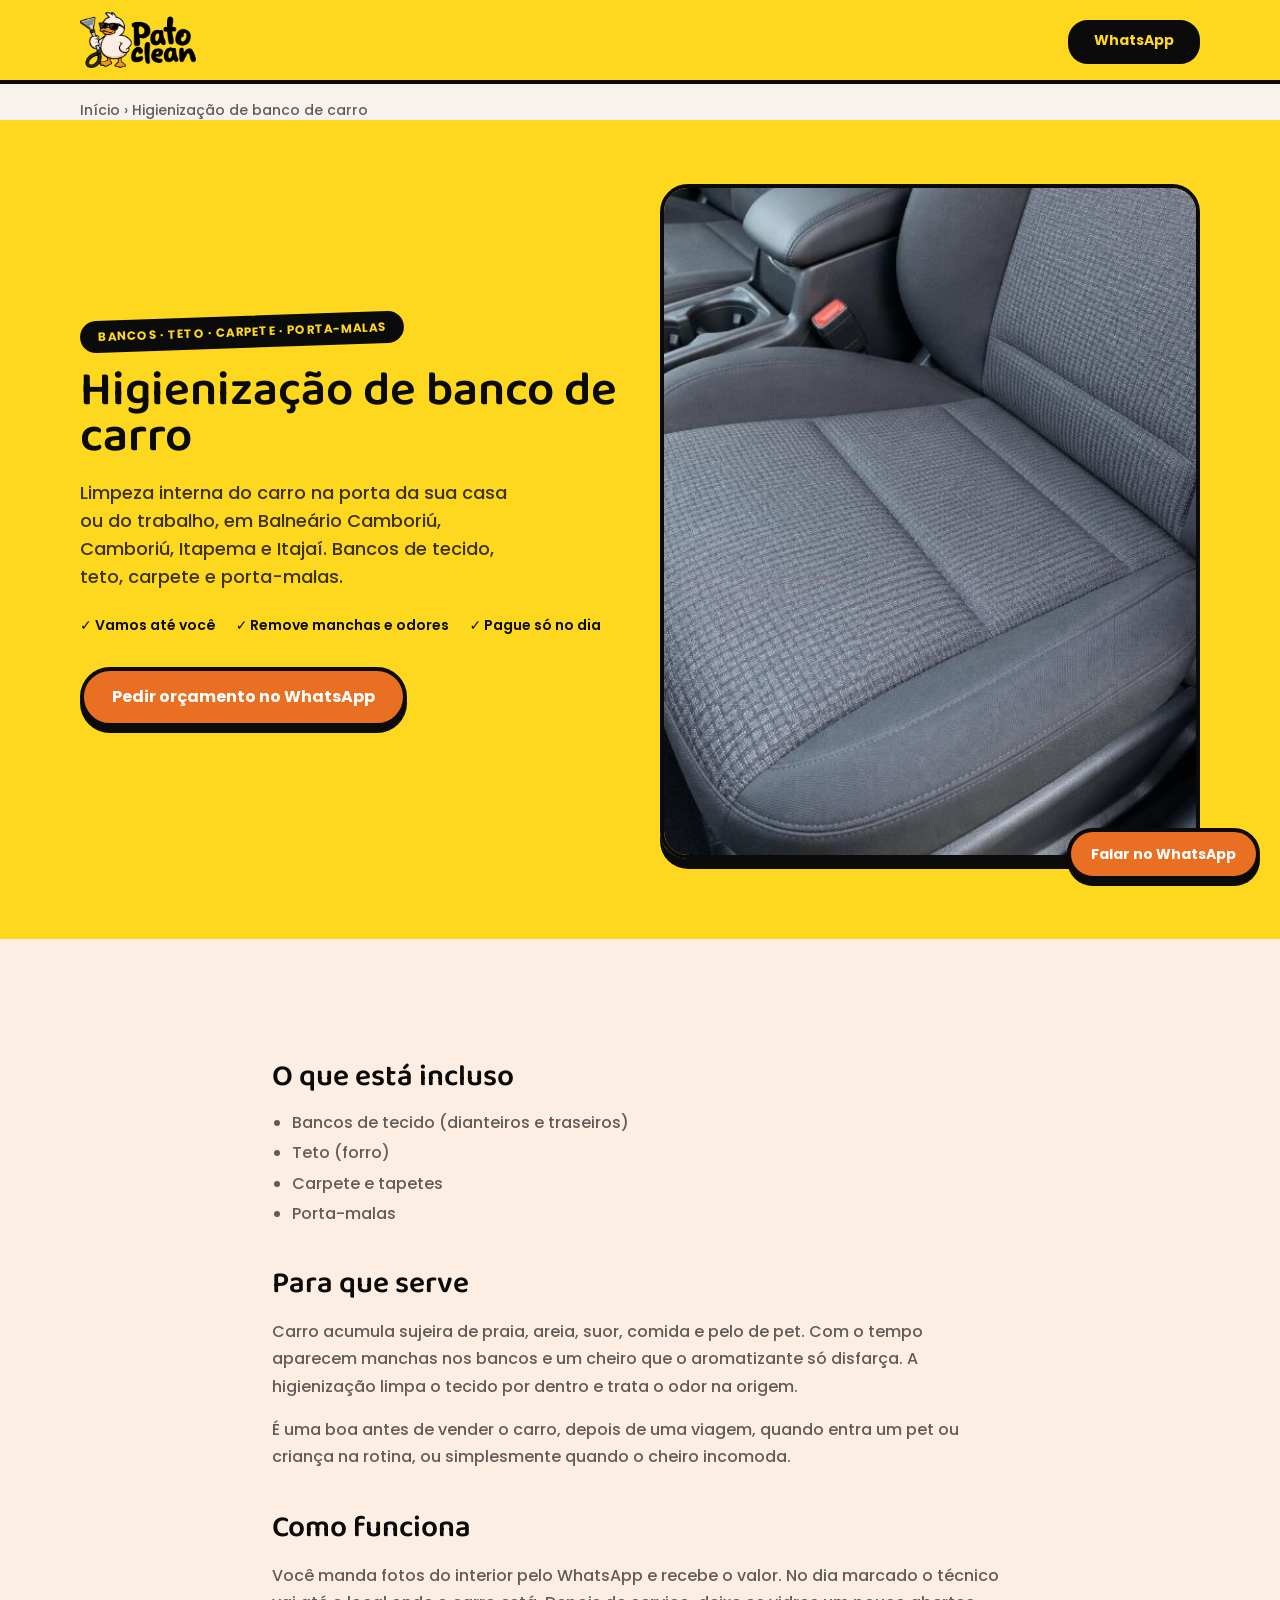
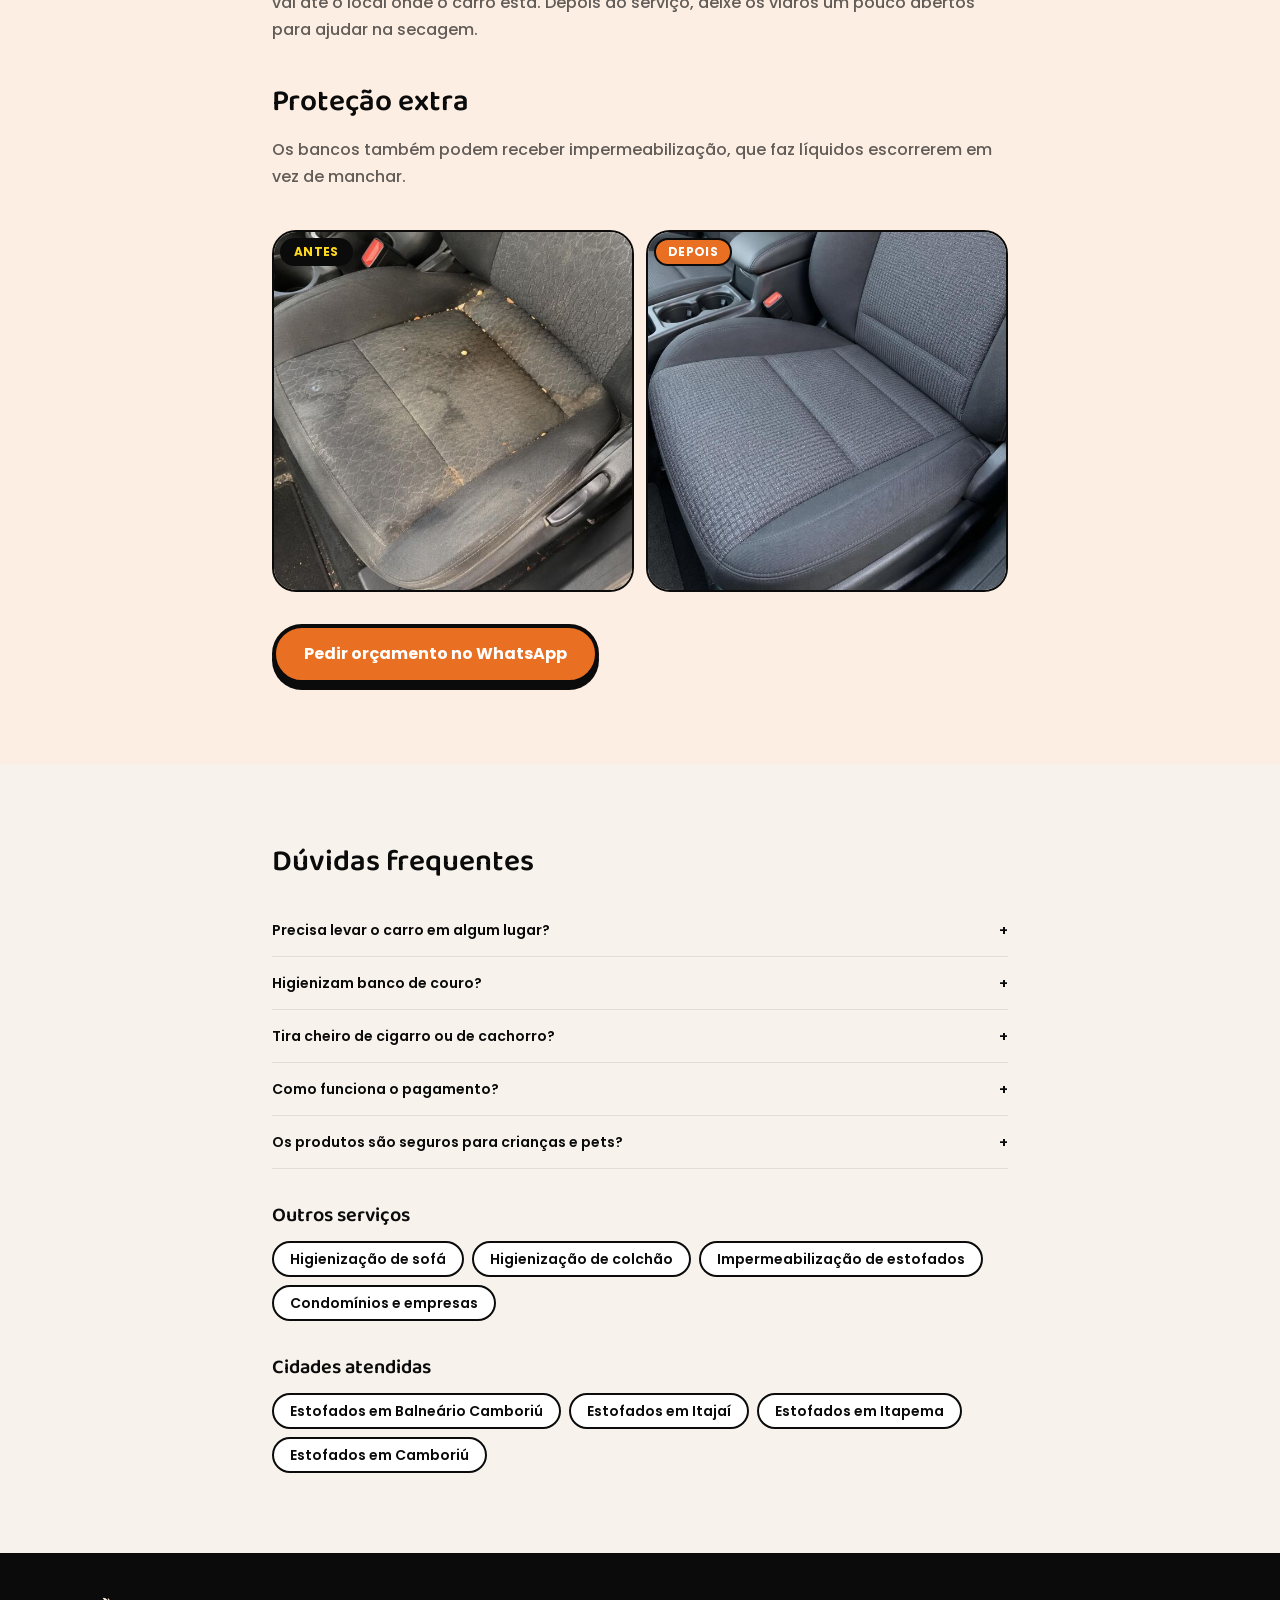
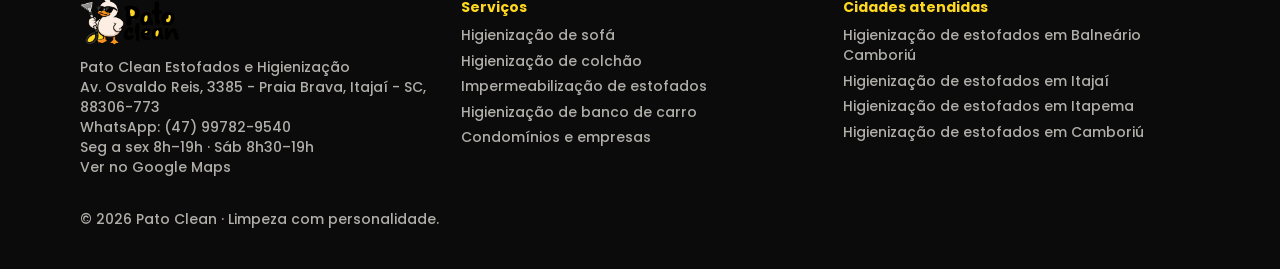
<file: higienizacao-de-banco-de-carro.html>
<!DOCTYPE html>
<html lang="pt-BR"><head><meta charset="utf-8"><meta name="viewport" content="width=device-width, initial-scale=1"><link rel="preload" as="image" href="/site-assets/6e965fe93423448b.png"><link rel="stylesheet" href="/assets/styles-BcpAY3Om.css" data-precedence="default"><script src="https://www.googletagmanager.com/gtag/js?id=AW-18436557438" async=""></script><title>Higienização de Banco de Carro em BC | Pato Clean</title><meta name="description" content="Higienização interna de carro a domicílio em Balneário Camboriú, Camboriú, Itapema e Itajaí: bancos, teto, carpete e porta-malas. Remove manchas e cheiro."><meta property="og:title" content="Higienização de Banco de Carro em BC | Pato Clean"><meta property="og:description" content="Higienização interna de carro a domicílio em Balneário Camboriú, Camboriú, Itapema e Itajaí: bancos, teto, carpete e porta-malas. Remove manchas e cheiro."><meta property="og:type" content="website"><meta name="twitter:card" content="summary_large_image"><link rel="icon" href="/favicon.ico" sizes="any"><link rel="icon" type="image/png" sizes="32x32" href="/favicon-32.png"><link rel="icon" type="image/png" sizes="192x192" href="/favicon-192.png"><link rel="manifest" href="/site.webmanifest"><script>window.dataLayer = window.dataLayer || [];function gtag(){dataLayer.push(arguments);}gtag('js', new Date());gtag('config', 'AW-18436557438');</script><script>function gtag_report_conversion(url){var callback=function(){if(typeof(url)!='undefined'){window.location=url;}};gtag('event','conversion',{'send_to':'AW-18436557438/QHtwCM_JnJ0dEP6UntdE','event_callback':callback});return false;}</script><meta name="twitter:title" content="Higienização de Banco de Carro em BC | Pato Clean"><meta name="twitter:description" content="Higienização interna de carro a domicílio em Balneário Camboriú, Camboriú, Itapema e Itajaí: bancos, teto, carpete e porta-malas. Remove manchas e cheiro."><meta property="og:image" content="https://www.patocleanestofados.com/og-image.jpg"><meta name="twitter:image" content="https://www.patocleanestofados.com/og-image.jpg"><script src="/script.js" defer=""></script><meta name="robots" content="index, follow, max-image-preview:large"><meta name="theme-color" content="#fed71f"><meta name="geo.region" content="BR-SC"><meta name="geo.placename" content="Balneário Camboriú"><meta property="og:site_name" content="Pato Clean"><meta property="og:locale" content="pt_BR"><meta property="og:url" content="https://www.patocleanestofados.com/higienizacao-de-banco-de-carro"><meta property="og:image:width" content="1200"><meta property="og:image:height" content="630"><meta property="og:image:alt" content="Técnico da Pato Clean higienizando um sofá"><link rel="canonical" href="https://www.patocleanestofados.com/higienizacao-de-banco-de-carro"><link rel="apple-touch-icon" href="/apple-touch-icon.png"><script type="application/ld+json">{"@context":"https://schema.org","@graph":[{"@type":"Service","@id":"https://www.patocleanestofados.com/higienizacao-de-banco-de-carro#servico","name":"Higienização de bancos de carro","serviceType":"Higienização de bancos de carro","provider":{"@type":"LocalBusiness","@id":"https://www.patocleanestofados.com/#empresa","name":"Pato Clean","telephone":"+55-47-99782-9540","url":"https://www.patocleanestofados.com/","address":{"@type":"PostalAddress","streetAddress":"Av. Osvaldo Reis, 3385 - Praia Brava","addressLocality":"Itajaí","addressRegion":"SC","postalCode":"88306-773","addressCountry":"BR"}},"areaServed":[{"@type":"City","name":"Balneário Camboriú"},{"@type":"City","name":"Itajaí"},{"@type":"City","name":"Itapema"},{"@type":"City","name":"Camboriú"}],"url":"https://www.patocleanestofados.com/higienizacao-de-banco-de-carro","description":"Higienização interna de carro a domicílio em Balneário Camboriú, Camboriú, Itapema e Itajaí: bancos, teto, carpete e porta-malas. Remove manchas e cheiro."},{"@type":"FAQPage","mainEntity":[{"@type":"Question","name":"Precisa levar o carro em algum lugar?","acceptedAnswer":{"@type":"Answer","text":"Não. O técnico vai até onde o carro está, em casa ou no trabalho."}},{"@type":"Question","name":"Higienizam banco de couro?","acceptedAnswer":{"@type":"Answer","text":"Mande uma foto pelo WhatsApp com o tipo de banco que a gente confirma o serviço indicado."}},{"@type":"Question","name":"Tira cheiro de cigarro ou de cachorro?","acceptedAnswer":{"@type":"Answer","text":"Tratamos o odor na origem, no tecido dos bancos, teto e carpete. Mande os detalhes pelo WhatsApp que avaliamos o caso."}},{"@type":"Question","name":"Como funciona o pagamento?","acceptedAnswer":{"@type":"Answer","text":"Você só paga no dia, depois do serviço feito. As formas de pagamento são combinadas pelo WhatsApp na hora do orçamento."}},{"@type":"Question","name":"Os produtos são seguros para crianças e pets?","acceptedAnswer":{"@type":"Answer","text":"Sim. Usamos produtos homologados pela ANVISA, hipoalergênicos e biodegradáveis, seguros para crianças, pets e pessoas com alergia."}}]},{"@type":"BreadcrumbList","itemListElement":[{"@type":"ListItem","position":1,"name":"Início","item":"https://www.patocleanestofados.com/"},{"@type":"ListItem","position":2,"name":"Higienização de banco de carro","item":"https://www.patocleanestofados.com/higienizacao-de-banco-de-carro"}]}]}</script><link rel="stylesheet" href="/seo-pages.css"></head><body><!--$--><style>img, video { max-width: none; }

@layer properties {
  @supports (((-webkit-hyphens:none)) and (not (margin-trim:inline))) or ((-moz-orient:inline) and (not (color:rgb(from red r g b)))) {
  *, ::before, ::after, ::backdrop { --tw-translate-x: 0; --tw-translate-y: 0; --tw-translate-z: 0; --tw-rotate-x: initial; --tw-rotate-y: initial; --tw-rotate-z: initial; --tw-skew-x: initial; --tw-skew-y: initial; --tw-space-y-reverse: 0; --tw-space-x-reverse: 0; --tw-border-style: solid; --tw-leading: initial; --tw-font-weight: initial; --tw-tracking: initial; --tw-ordinal: initial; --tw-slashed-zero: initial; --tw-numeric-figure: initial; --tw-numeric-spacing: initial; --tw-numeric-fraction: initial; --tw-shadow: 0 0 #0000; --tw-shadow-color: initial; --tw-shadow-alpha: 100%; --tw-inset-shadow: 0 0 #0000; --tw-inset-shadow-color: initial; --tw-inset-shadow-alpha: 100%; --tw-ring-color: initial; --tw-ring-shadow: 0 0 #0000; --tw-inset-ring-color: initial; --tw-inset-ring-shadow: 0 0 #0000; --tw-ring-inset: initial; --tw-ring-offset-width: 0px; --tw-ring-offset-color: #fff; --tw-ring-offset-shadow: 0 0 #0000; --tw-outline-style: solid; --tw-blur: initial; --tw-brightness: initial; --tw-contrast: initial; --tw-grayscale: initial; --tw-hue-rotate: initial; --tw-invert: initial; --tw-opacity: initial; --tw-saturate: initial; --tw-sepia: initial; --tw-drop-shadow: initial; --tw-drop-shadow-color: initial; --tw-drop-shadow-alpha: 100%; --tw-drop-shadow-size: initial; --tw-duration: initial; --tw-ease: initial; --tw-content: ""; --tw-animation-delay: 0s; --tw-animation-direction: normal; --tw-animation-duration: initial; --tw-animation-fill-mode: none; --tw-animation-iteration-count: 1; --tw-enter-blur: 0; --tw-enter-opacity: 1; --tw-enter-rotate: 0; --tw-enter-scale: 1; --tw-enter-translate-x: 0; --tw-enter-translate-y: 0; --tw-exit-blur: 0; --tw-exit-opacity: 1; --tw-exit-rotate: 0; --tw-exit-scale: 1; --tw-exit-translate-x: 0; --tw-exit-translate-y: 0; }
}
}
@layer theme {
  :root, :host { --font-sans: var(--font-sans); --font-mono: ui-monospace, SFMono-Regular, Menlo, Monaco, Consolas, "Liberation Mono", "Courier New", monospace; --color-black: #000; --spacing: .25rem; --container-sm: 24rem; --container-md: 28rem; --container-lg: 32rem; --container-3xl: 48rem; --container-6xl: 72rem; --text-xs: .75rem; --text-xs--line-height: calc(1 / .75); --text-sm: .875rem; --text-sm--line-height: calc(1.25 / .875); --text-base: 1rem; --text-base--line-height: calc(1.5 / 1); --text-lg: 1.125rem; --text-lg--line-height: calc(1.75 / 1.125); --text-xl: 1.25rem; --text-xl--line-height: calc(1.75 / 1.25); --text-3xl: 1.875rem; --text-3xl--line-height: calc(2.25 / 1.875); --text-4xl: 2.25rem; --text-4xl--line-height: calc(2.5 / 2.25); --text-5xl: 3rem; --text-5xl--line-height: 1; --text-6xl: 3.75rem; --text-6xl--line-height: 1; --text-7xl: 4.5rem; --text-7xl--line-height: 1; --font-weight-normal: 400; --font-weight-medium: 500; --font-weight-semibold: 600; --font-weight-bold: 700; --tracking-tight: -.025em; --tracking-wide: .025em; --tracking-widest: .1em; --leading-relaxed: 1.625; --drop-shadow-xl: 0 9px 7px #0000001a; --ease-in-out: cubic-bezier(.4, 0, .2, 1); --animate-pulse: pulse 2s cubic-bezier(.4, 0, .6, 1) infinite; --aspect-video: 16 / 9; --default-transition-duration: .15s; --default-transition-timing-function: cubic-bezier(.4, 0, .2, 1); --default-font-family: var(--font-sans); --default-mono-font-family: var(--font-mono); --color-background: var(--background); --color-foreground: var(--foreground); --color-border: var(--border); --font-display: var(--font-display); }
}
@layer base {
  *, ::after, ::before, ::backdrop { box-sizing: border-box; border: 0px solid; margin: 0px; padding: 0px; }
  ::file-selector-button { box-sizing: border-box; border: 0px solid; margin: 0px; padding: 0px; }
  html, :host { text-size-adjust: 100%; tab-size: 4; line-height: 1.5; font-family: var(--default-font-family,-apple-system, BlinkMacSystemFont, "Segoe UI", Roboto, "Helvetica Neue", "Noto Sans", Arial, sans-serif, "Apple Color Emoji", "Segoe UI Emoji", "Segoe UI Symbol", "Noto Color Emoji"); font-feature-settings: var(--default-font-feature-settings,normal); font-variation-settings: var(--default-font-variation-settings,normal); -webkit-tap-highlight-color: transparent; }
  hr { height: 0px; color: inherit; border-top-width: 1px; }
  abbr:where([title]) { text-decoration: underline dotted; }
  h1, h2, h3, h4, h5, h6 { font-size: inherit; font-weight: inherit; }
  a { color: inherit; text-decoration: inherit; }
  b, strong { font-weight: bolder; }
  code, kbd, samp, pre { font-family: var(--default-mono-font-family,ui-monospace, SFMono-Regular, Menlo, Monaco, Consolas, "Liberation Mono", "Courier New", monospace); font-feature-settings: var(--default-mono-font-feature-settings,normal); font-variation-settings: var(--default-mono-font-variation-settings,normal); font-size: 1em; }
  small { font-size: 80%; }
  sub, sup { vertical-align: baseline; font-size: 75%; line-height: 0; position: relative; }
  sub { bottom: -0.25em; }
  sup { top: -0.5em; }
  table { text-indent: 0px; border-color: inherit; border-collapse: collapse; }
  progress { vertical-align: baseline; }
  summary { display: list-item; }
  ol, ul, menu { list-style: none; }
  img, svg, video, canvas, audio, iframe, embed, object { vertical-align: middle; display: block; }
  img, video { max-width: 100%; height: auto; }
  button, input, select, optgroup, textarea { font: inherit; letter-spacing: inherit; color: inherit; opacity: 1; background-color: rgba(0, 0, 0, 0); border-radius: 0px; }
  ::file-selector-button { font: inherit; letter-spacing: inherit; color: inherit; opacity: 1; background-color: rgba(0, 0, 0, 0); border-radius: 0px; }
  :where(select:is([multiple], [size])) optgroup { font-weight: bolder; }
  :where(select:is([multiple], [size])) optgroup option { padding-inline-start: 20px; }
  ::file-selector-button { margin-inline-end: 4px; }
  ::placeholder { opacity: 1; }
  @supports (not ((-webkit-appearance:-apple-pay-button))) or (contain-intrinsic-size:1px) {
  ::placeholder { color: currentcolor; }
  @supports (color:color-mix(in lab, red, red)) {
  ::placeholder { color: color-mix(currentcolor, transparent); }
}
}
  textarea { resize: vertical; }
  ::-webkit-search-decoration { appearance: none; }
  ::-webkit-date-and-time-value { min-height: 1lh; text-align: inherit; }
  ::-webkit-datetime-edit { display: inline-flex; }
  ::-webkit-datetime-edit-fields-wrapper { padding: 0px; }
  ::-webkit-datetime-edit { padding-block: 0px; }
  ::-webkit-datetime-edit-year-field { padding-block: 0px; }
  ::-webkit-datetime-edit-month-field { padding-block: 0px; }
  ::-webkit-datetime-edit-day-field { padding-block: 0px; }
  ::-webkit-datetime-edit-hour-field { padding-block: 0px; }
  ::-webkit-datetime-edit-minute-field { padding-block: 0px; }
  ::-webkit-datetime-edit-second-field { padding-block: 0px; }
  ::-webkit-datetime-edit-millisecond-field { padding-block: 0px; }
  ::-webkit-datetime-edit-meridiem-field { padding-block: 0px; }
  ::-webkit-calendar-picker-indicator { line-height: 1; }
  button, input:where([type="button"], [type="reset"], [type="submit"]) { appearance: button; }
  ::file-selector-button { appearance: button; }
  ::-webkit-inner-spin-button { height: auto; }
  ::-webkit-outer-spin-button { height: auto; }
  [hidden]:where(:not([hidden="until-found"])) { display: none !important; }
  * { border-color: var(--color-border); }
  body { background-color: var(--color-background); color: var(--color-foreground); font-family: var(--font-sans); }
  h1, h2, h3, .font-display { font-family: var(--font-display); }
}
@layer components;
@layer utilities {
  .pointer-events-none { pointer-events: none; }
  .invisible { visibility: hidden; }
  .sr-only { clip-path: inset(50%); white-space: nowrap; border-width: 0px; width: 1px; height: 1px; margin: -1px; padding: 0px; position: absolute; overflow: hidden; }
  .absolute { position: absolute; }
  .fixed { position: fixed; }
  .relative { position: relative; }
  .sticky { position: sticky; }
  .inset-0 { inset: 0px; }
  .inset-x-0 { inset-inline: 0px; }
  .inset-y-0 { inset-block: 0px; }
  .-top-12 { top: calc(var(--spacing) * -12); }
  .top-0 { top: 0px; }
  .top-1\.5 { top: calc(var(--spacing) * 1.5); }
  .top-1\/2 { top: 50%; }
  .top-3\.5 { top: calc(var(--spacing) * 3.5); }
  .top-4 { top: calc(var(--spacing) * 4); }
  .top-\[1px\] { top: 1px; }
  .top-\[50\%\] { top: 50%; }
  .top-\[60\%\] { top: 60%; }
  .top-full { top: 100%; }
  .-right-12 { right: calc(var(--spacing) * -12); }
  .right-0 { right: 0px; }
  .right-1 { right: var(--spacing); }
  .right-2 { right: calc(var(--spacing) * 2); }
  .right-3 { right: calc(var(--spacing) * 3); }
  .right-4 { right: calc(var(--spacing) * 4); }
  .right-5 { right: calc(var(--spacing) * 5); }
  .-bottom-6 { bottom: calc(var(--spacing) * -6); }
  .-bottom-12 { bottom: calc(var(--spacing) * -12); }
  .bottom-0 { bottom: 0px; }
  .bottom-5 { bottom: calc(var(--spacing) * 5); }
  .-left-8 { left: calc(var(--spacing) * -8); }
  .-left-12 { left: calc(var(--spacing) * -12); }
  .left-0 { left: 0px; }
  .left-1\/2 { left: 50%; }
  .left-2 { left: calc(var(--spacing) * 2); }
  .left-\[50\%\] { left: 50%; }
  .z-10 { z-index: 10; }
  .z-20 { z-index: 20; }
  .z-40 { z-index: 40; }
  .z-50 { z-index: 50; }
  .z-\[1\] { z-index: 1; }
  .-mx-1 { margin-inline: calc(var(--spacing) * -1); }
  .mx-2 { margin-inline: calc(var(--spacing) * 2); }
  .mx-3\.5 { margin-inline: calc(var(--spacing) * 3.5); }
  .mx-auto { margin-inline: auto; }
  .my-0\.5 { margin-block: calc(var(--spacing) * .5); }
  .my-1 { margin-block: var(--spacing); }
  .-mt-4 { margin-top: calc(var(--spacing) * -4); }
  .mt-1 { margin-top: var(--spacing); }
  .mt-1\.5 { margin-top: calc(var(--spacing) * 1.5); }
  .mt-2 { margin-top: calc(var(--spacing) * 2); }
  .mt-3 { margin-top: calc(var(--spacing) * 3); }
  .mt-4 { margin-top: calc(var(--spacing) * 4); }
  .mt-5 { margin-top: calc(var(--spacing) * 5); }
  .mt-6 { margin-top: calc(var(--spacing) * 6); }
  .mt-8 { margin-top: calc(var(--spacing) * 8); }
  .mt-10 { margin-top: calc(var(--spacing) * 10); }
  .mt-24 { margin-top: calc(var(--spacing) * 24); }
  .mt-auto { margin-top: auto; }
  .mr-2 { margin-right: calc(var(--spacing) * 2); }
  .mb-1 { margin-bottom: var(--spacing); }
  .-ml-4 { margin-left: calc(var(--spacing) * -4); }
  .ml-1 { margin-left: var(--spacing); }
  .ml-auto { margin-left: auto; }
  .block { display: block; }
  .flex { display: flex; }
  .grid { display: grid; }
  .hidden { display: none; }
  .inline-block { display: inline-block; }
  .inline-flex { display: inline-flex; }
  .table { display: table; }
  .aspect-\[4\/5\] { aspect-ratio: 4 / 5; }
  .aspect-square { aspect-ratio: 1 / 1; }
  .aspect-video { aspect-ratio: var(--aspect-video); }
  .size-\(--cell-size\) { width: var(--cell-size); height: var(--cell-size); }
  .size-4 { width: calc(var(--spacing) * 4); height: calc(var(--spacing) * 4); }
  .h-\(--cell-size\) { height: var(--cell-size); }
  .h-1\.5 { height: calc(var(--spacing) * 1.5); }
  .h-2 { height: calc(var(--spacing) * 2); }
  .h-2\.5 { height: calc(var(--spacing) * 2.5); }
  .h-3 { height: calc(var(--spacing) * 3); }
  .h-3\.5 { height: calc(var(--spacing) * 3.5); }
  .h-4 { height: calc(var(--spacing) * 4); }
  .h-5 { height: calc(var(--spacing) * 5); }
  .h-7 { height: calc(var(--spacing) * 7); }
  .h-8 { height: calc(var(--spacing) * 8); }
  .h-9 { height: calc(var(--spacing) * 9); }
  .h-10 { height: calc(var(--spacing) * 10); }
  .h-11 { height: calc(var(--spacing) * 11); }
  .h-12 { height: calc(var(--spacing) * 12); }
  .h-\[1px\] { height: 1px; }
  .h-\[var\(--radix-navigation-menu-viewport-height\)\] { height: var(--radix-navigation-menu-viewport-height); }
  .h-\[var\(--radix-select-trigger-height\)\] { height: var(--radix-select-trigger-height); }
  .h-auto { height: auto; }
  .h-full { height: 100%; }
  .h-px { height: 1px; }
  .h-svh { height: 100svh; }
  .max-h-\(--radix-context-menu-content-available-height\) { max-height: var(--radix-context-menu-content-available-height); }
  .max-h-\(--radix-select-content-available-height\) { max-height: var(--radix-select-content-available-height); }
  .max-h-\[300px\] { max-height: 300px; }
  .max-h-\[var\(--radix-dropdown-menu-content-available-height\)\] { max-height: var(--radix-dropdown-menu-content-available-height); }
  .min-h-0 { min-height: 0px; }
  .min-h-\[60px\] { min-height: 60px; }
  .min-h-screen { min-height: 100vh; }
  .min-h-svh { min-height: 100svh; }
  .w-\(--cell-size\) { width: var(--cell-size); }
  .w-\(--sidebar-width\) { width: var(--sidebar-width); }
  .w-0 { width: 0px; }
  .w-1 { width: var(--spacing); }
  .w-2 { width: calc(var(--spacing) * 2); }
  .w-2\.5 { width: calc(var(--spacing) * 2.5); }
  .w-3 { width: calc(var(--spacing) * 3); }
  .w-3\.5 { width: calc(var(--spacing) * 3.5); }
  .w-3\/4 { width: 75%; }
  .w-4 { width: calc(var(--spacing) * 4); }
  .w-5 { width: calc(var(--spacing) * 5); }
  .w-7 { width: calc(var(--spacing) * 7); }
  .w-8 { width: calc(var(--spacing) * 8); }
  .w-9 { width: calc(var(--spacing) * 9); }
  .w-10 { width: calc(var(--spacing) * 10); }
  .w-28 { width: calc(var(--spacing) * 28); }
  .w-40 { width: calc(var(--spacing) * 40); }
  .w-64 { width: calc(var(--spacing) * 64); }
  .w-72 { width: calc(var(--spacing) * 72); }
  .w-\[1px\] { width: 1px; }
  .w-\[100px\] { width: 100px; }
  .w-auto { width: auto; }
  .w-fit { width: fit-content; }
  .w-full { width: 100%; }
  .w-max { width: max-content; }
  .w-px { width: 1px; }
  .max-w-\(--skeleton-width\) { max-width: var(--skeleton-width); }
  .max-w-3xl { max-width: var(--container-3xl); }
  .max-w-6xl { max-width: var(--container-6xl); }
  .max-w-lg { max-width: var(--container-lg); }
  .max-w-max { max-width: max-content; }
  .max-w-md { max-width: var(--container-md); }
  .min-w-\(--cell-size\) { min-width: var(--cell-size); }
  .min-w-0 { min-width: 0px; }
  .min-w-5 { min-width: calc(var(--spacing) * 5); }
  .min-w-8 { min-width: calc(var(--spacing) * 8); }
  .min-w-9 { min-width: calc(var(--spacing) * 9); }
  .min-w-10 { min-width: calc(var(--spacing) * 10); }
  .min-w-\[8rem\] { min-width: 8rem; }
  .min-w-\[12rem\] { min-width: 12rem; }
  .min-w-\[var\(--radix-select-trigger-width\)\] { min-width: var(--radix-select-trigger-width); }
  .flex-1 { flex: 1 1 0%; }
  .shrink-0 { flex-shrink: 0; }
  .grow { flex-grow: 1; }
  .grow-0 { flex-grow: 0; }
  .basis-full { flex-basis: 100%; }
  .caption-bottom { caption-side: bottom; }
  .border-collapse { border-collapse: collapse; }
  .origin-\(--radix-context-menu-content-transform-origin\) { transform-origin: var(--radix-context-menu-content-transform-origin); }
  .origin-\(--radix-dropdown-menu-content-transform-origin\) { transform-origin: var(--radix-dropdown-menu-content-transform-origin); }
  .origin-\(--radix-hover-card-content-transform-origin\) { transform-origin: var(--radix-hover-card-content-transform-origin); }
  .origin-\(--radix-menubar-content-transform-origin\) { transform-origin: var(--radix-menubar-content-transform-origin); }
  .origin-\(--radix-popover-content-transform-origin\) { transform-origin: var(--radix-popover-content-transform-origin); }
  .origin-\(--radix-select-content-transform-origin\) { transform-origin: var(--radix-select-content-transform-origin); }
  .origin-\(--radix-tooltip-content-transform-origin\) { transform-origin: var(--radix-tooltip-content-transform-origin); }
  .-translate-x-1\/2 { --tw-translate-x: calc(calc(1 / 2 * 100%) * -1); translate: var(--tw-translate-x) var(--tw-translate-y); }
  .-translate-x-px { --tw-translate-x: -1px; translate: var(--tw-translate-x) var(--tw-translate-y); }
  .translate-x-\[-50\%\] { --tw-translate-x: -50%; translate: var(--tw-translate-x) var(--tw-translate-y); }
  .translate-x-px { --tw-translate-x: 1px; translate: var(--tw-translate-x) var(--tw-translate-y); }
  .-translate-y-1\/2 { --tw-translate-y: calc(calc(1 / 2 * 100%) * -1); translate: var(--tw-translate-x) var(--tw-translate-y); }
  .translate-y-\[-50\%\] { --tw-translate-y: -50%; translate: var(--tw-translate-x) var(--tw-translate-y); }
  .-rotate-2 { rotate: -2deg; }
  .rotate-45 { rotate: 45deg; }
  .rotate-90 { rotate: 90deg; }
  .transform { transform: var(--tw-rotate-x,) var(--tw-rotate-y,) var(--tw-rotate-z,) var(--tw-skew-x,) var(--tw-skew-y,); }
  .animate-caret-blink { animation: 1.25s ease-out 0s infinite normal none running caret-blink; }
  .animate-in { animation: enter var(--tw-animation-duration,var(--tw-duration,.15s))var(--tw-ease,ease)var(--tw-animation-delay,0s)var(--tw-animation-iteration-count,1)var(--tw-animation-direction,normal)var(--tw-animation-fill-mode,none); }
  .animate-pulse { animation: var(--animate-pulse); }
  .cursor-default { cursor: default; }
  .cursor-pointer { cursor: pointer; }
  .touch-none { touch-action: none; }
  .list-none { list-style-type: none; }
  .grid-cols-2 { grid-template-columns: repeat(2, minmax(0px, 1fr)); }
  .flex-col { flex-direction: column; }
  .flex-col-reverse { flex-direction: column-reverse; }
  .flex-row { flex-direction: row; }
  .flex-wrap { flex-wrap: wrap; }
  .place-content-center { place-content: center; }
  .items-center { align-items: center; }
  .items-end { align-items: flex-end; }
  .items-start { align-items: flex-start; }
  .items-stretch { align-items: stretch; }
  .justify-between { justify-content: space-between; }
  .justify-center { justify-content: center; }
  .gap-1 { gap: var(--spacing); }
  .gap-1\.5 { gap: calc(var(--spacing) * 1.5); }
  .gap-2 { gap: calc(var(--spacing) * 2); }
  .gap-3 { gap: calc(var(--spacing) * 3); }
  .gap-4 { gap: calc(var(--spacing) * 4); }
  .gap-6 { gap: calc(var(--spacing) * 6); }
  .gap-8 { gap: calc(var(--spacing) * 8); }
  .gap-10 { gap: calc(var(--spacing) * 10); }
  :where(.space-y-1\.5 > :not(:last-child)) { --tw-space-y-reverse: 0; margin-block-start: calc(calc(var(--spacing) * 1.5) * var(--tw-space-y-reverse)); margin-block-end: calc(calc(var(--spacing) * 1.5) * calc(1 - var(--tw-space-y-reverse))); }
  :where(.space-y-2 > :not(:last-child)) { --tw-space-y-reverse: 0; margin-block-start: calc(calc(var(--spacing) * 2) * var(--tw-space-y-reverse)); margin-block-end: calc(calc(var(--spacing) * 2) * calc(1 - var(--tw-space-y-reverse))); }
  .gap-x-5 { column-gap: calc(var(--spacing) * 5); }
  :where(.space-x-1 > :not(:last-child)) { --tw-space-x-reverse: 0; margin-inline-start: calc(var(--spacing) * var(--tw-space-x-reverse)); margin-inline-end: calc(var(--spacing) * calc(1 - var(--tw-space-x-reverse))); }
  .gap-y-2 { row-gap: calc(var(--spacing) * 2); }
  .overflow-auto { overflow: auto; }
  .overflow-hidden { overflow: hidden; }
  .overflow-x-hidden { overflow-x: hidden; }
  .overflow-y-auto { overflow-y: auto; }
  .rounded-2xl { border-radius: calc(var(--radius) + 8px); }
  .rounded-3xl { border-radius: calc(var(--radius) + 12px); }
  .rounded-\[2px\] { border-radius: 2px; }
  .rounded-\[inherit\] { border-radius: inherit; }
  .rounded-full { border-radius: 2.14748e+09px; }
  .rounded-lg { border-radius: var(--radius); }
  .rounded-md { border-radius: calc(var(--radius) - 2px); }
  .rounded-none { border-radius: 0px; }
  .rounded-sm { border-radius: calc(var(--radius) - 4px); }
  .rounded-xl { border-radius: calc(var(--radius) + 4px); }
  .rounded-t-\[10px\] { border-top-left-radius: 10px; border-top-right-radius: 10px; }
  .rounded-l-md { border-top-left-radius: calc(var(--radius) - 2px); border-bottom-left-radius: calc(var(--radius) - 2px); }
  .rounded-tl-sm { border-top-left-radius: calc(var(--radius) - 4px); }
  .rounded-r-md { border-top-right-radius: calc(var(--radius) - 2px); border-bottom-right-radius: calc(var(--radius) - 2px); }
  .border { border-style: var(--tw-border-style); border-width: 1px; }
  .border-2 { border-style: var(--tw-border-style); border-width: 2px; }
  .border-4 { border-style: var(--tw-border-style); border-width: 4px; }
  .border-\[1\.5px\] { border-style: var(--tw-border-style); border-width: 1.5px; }
  .border-y { border-block-style: var(--tw-border-style); border-block-width: 1px; }
  .border-t { border-top-style: var(--tw-border-style); border-top-width: 1px; }
  .border-t-4 { border-top-style: var(--tw-border-style); border-top-width: 4px; }
  .border-r { border-right-style: var(--tw-border-style); border-right-width: 1px; }
  .border-b { border-bottom-style: var(--tw-border-style); border-bottom-width: 1px; }
  .border-b-4 { border-bottom-style: var(--tw-border-style); border-bottom-width: 4px; }
  .border-l { border-left-style: var(--tw-border-style); border-left-width: 1px; }
  .border-dashed { --tw-border-style: dashed; border-style: dashed; }
  .border-\(--color-border\) { border-color: var(--color-border); }
  .border-border\/50 { border-color: var(--border); }
  @supports (color:color-mix(in lab, red, red)) {
  .border-border\/50 { border-color: color-mix(in oklab, var(--border) 50%, transparent); }
}
  .border-destructive\/50 { border-color: var(--destructive); }
  @supports (color:color-mix(in lab, red, red)) {
  .border-destructive\/50 { border-color: color-mix(in oklab, var(--destructive) 50%, transparent); }
}
  .border-ink { border-color: var(--ink); }
  .border-input { border-color: var(--input); }
  .border-primary, .border-primary\/50 { border-color: var(--primary); }
  @supports (color:color-mix(in lab, red, red)) {
  .border-primary\/50 { border-color: color-mix(in oklab, var(--primary) 50%, transparent); }
}
  .border-sidebar-border { border-color: var(--sidebar-border); }
  .border-transparent { border-color: rgba(0, 0, 0, 0); }
  .border-t-transparent { border-top-color: rgba(0, 0, 0, 0); }
  .border-l-transparent { border-left-color: rgba(0, 0, 0, 0); }
  .bg-\(--color-bg\) { background-color: var(--color-bg); }
  .bg-accent { background-color: var(--accent); }
  .bg-background { background-color: var(--background); }
  .bg-black\/80 { background-color: rgba(0, 0, 0, 0.8); }
  @supports (color:color-mix(in lab, red, red)) {
  .bg-black\/80 { background-color: color-mix(in oklab, var(--color-black) 80%, transparent); }
}
  .bg-border { background-color: var(--border); }
  .bg-card { background-color: var(--card); }
  .bg-cream { background-color: var(--cream); }
  .bg-destructive { background-color: var(--destructive); }
  .bg-foreground { background-color: var(--foreground); }
  .bg-ink { background-color: var(--ink); }
  .bg-muted, .bg-muted\/50 { background-color: var(--muted); }
  @supports (color:color-mix(in lab, red, red)) {
  .bg-muted\/50 { background-color: color-mix(in oklab, var(--muted) 50%, transparent); }
}
  .bg-popover { background-color: var(--popover); }
  .bg-primary, .bg-primary\/10 { background-color: var(--primary); }
  @supports (color:color-mix(in lab, red, red)) {
  .bg-primary\/10 { background-color: color-mix(in oklab, var(--primary) 10%, transparent); }
}
  .bg-primary\/20 { background-color: var(--primary); }
  @supports (color:color-mix(in lab, red, red)) {
  .bg-primary\/20 { background-color: color-mix(in oklab, var(--primary) 20%, transparent); }
}
  .bg-secondary { background-color: var(--secondary); }
  .bg-sidebar { background-color: var(--sidebar); }
  .bg-sidebar-border { background-color: var(--sidebar-border); }
  .bg-transparent { background-color: rgba(0, 0, 0, 0); }
  .fill-current { fill: currentcolor; }
  .fill-primary { fill: var(--primary); }
  .object-cover { object-fit: cover; }
  .p-0 { padding: 0px; }
  .p-1 { padding: var(--spacing); }
  .p-2 { padding: calc(var(--spacing) * 2); }
  .p-3 { padding: calc(var(--spacing) * 3); }
  .p-4 { padding: calc(var(--spacing) * 4); }
  .p-6 { padding: calc(var(--spacing) * 6); }
  .p-\[1px\] { padding: 1px; }
  .px-\(--cell-size\) { padding-inline: var(--cell-size); }
  .px-1 { padding-inline: var(--spacing); }
  .px-1\.5 { padding-inline: calc(var(--spacing) * 1.5); }
  .px-2 { padding-inline: calc(var(--spacing) * 2); }
  .px-2\.5 { padding-inline: calc(var(--spacing) * 2.5); }
  .px-3 { padding-inline: calc(var(--spacing) * 3); }
  .px-4 { padding-inline: calc(var(--spacing) * 4); }
  .px-5 { padding-inline: calc(var(--spacing) * 5); }
  .px-7 { padding-inline: calc(var(--spacing) * 7); }
  .px-8 { padding-inline: calc(var(--spacing) * 8); }
  .py-0\.5 { padding-block: calc(var(--spacing) * .5); }
  .py-1 { padding-block: var(--spacing); }
  .py-1\.5 { padding-block: calc(var(--spacing) * 1.5); }
  .py-2 { padding-block: calc(var(--spacing) * 2); }
  .py-3 { padding-block: calc(var(--spacing) * 3); }
  .py-3\.5 { padding-block: calc(var(--spacing) * 3.5); }
  .py-4 { padding-block: calc(var(--spacing) * 4); }
  .py-6 { padding-block: calc(var(--spacing) * 6); }
  .py-10 { padding-block: calc(var(--spacing) * 10); }
  .py-14 { padding-block: calc(var(--spacing) * 14); }
  .pt-0 { padding-top: 0px; }
  .pt-3 { padding-top: calc(var(--spacing) * 3); }
  .pt-4 { padding-top: calc(var(--spacing) * 4); }
  .pt-10 { padding-top: calc(var(--spacing) * 10); }
  .pr-1 { padding-right: var(--spacing); }
  .pr-2 { padding-right: calc(var(--spacing) * 2); }
  .pr-2\.5 { padding-right: calc(var(--spacing) * 2.5); }
  .pr-8 { padding-right: calc(var(--spacing) * 8); }
  .pb-3 { padding-bottom: calc(var(--spacing) * 3); }
  .pb-4 { padding-bottom: calc(var(--spacing) * 4); }
  .pb-14 { padding-bottom: calc(var(--spacing) * 14); }
  .pl-2 { padding-left: calc(var(--spacing) * 2); }
  .pl-2\.5 { padding-left: calc(var(--spacing) * 2.5); }
  .pl-4 { padding-left: calc(var(--spacing) * 4); }
  .pl-8 { padding-left: calc(var(--spacing) * 8); }
  .text-center { text-align: center; }
  .text-left { text-align: left; }
  .align-middle { vertical-align: middle; }
  .font-display { font-family: var(--font-display); }
  .font-mono { font-family: var(--font-mono); }
  .text-3xl { font-size: var(--text-3xl); line-height: var(--tw-leading,var(--text-3xl--line-height)); }
  .text-4xl { font-size: var(--text-4xl); line-height: var(--tw-leading,var(--text-4xl--line-height)); }
  .text-5xl { font-size: var(--text-5xl); line-height: var(--tw-leading,var(--text-5xl--line-height)); }
  .text-7xl { font-size: var(--text-7xl); line-height: var(--tw-leading,var(--text-7xl--line-height)); }
  .text-base { font-size: var(--text-base); line-height: var(--tw-leading,var(--text-base--line-height)); }
  .text-lg { font-size: var(--text-lg); line-height: var(--tw-leading,var(--text-lg--line-height)); }
  .text-sm { font-size: var(--text-sm); line-height: var(--tw-leading,var(--text-sm--line-height)); }
  .text-xl { font-size: var(--text-xl); line-height: var(--tw-leading,var(--text-xl--line-height)); }
  .text-xs { font-size: var(--text-xs); line-height: var(--tw-leading,var(--text-xs--line-height)); }
  .text-\[0\.8rem\] { font-size: 0.8rem; }
  .leading-\[0\.95\] { --tw-leading: .95; line-height: 0.95; }
  .leading-none { --tw-leading: 1; line-height: 1; }
  .font-bold { --tw-font-weight: var(--font-weight-bold); font-weight: var(--font-weight-bold); }
  .font-medium { --tw-font-weight: var(--font-weight-medium); font-weight: var(--font-weight-medium); }
  .font-normal { --tw-font-weight: var(--font-weight-normal); font-weight: var(--font-weight-normal); }
  .font-semibold { --tw-font-weight: var(--font-weight-semibold); font-weight: var(--font-weight-semibold); }
  .tracking-tight { --tw-tracking: var(--tracking-tight); letter-spacing: var(--tracking-tight); }
  .tracking-wide { --tw-tracking: var(--tracking-wide); letter-spacing: var(--tracking-wide); }
  .tracking-widest { --tw-tracking: var(--tracking-widest); letter-spacing: var(--tracking-widest); }
  .break-words { overflow-wrap: break-word; }
  .whitespace-nowrap { white-space: nowrap; }
  .text-accent-foreground { color: var(--accent-foreground); }
  .text-card-foreground { color: var(--card-foreground); }
  .text-current { color: currentcolor; }
  .text-destructive { color: var(--destructive); }
  .text-destructive-foreground { color: var(--destructive-foreground); }
  .text-foreground { color: var(--foreground); }
  .text-ink { color: var(--ink); }
  .text-ink-foreground, .text-ink-foreground\/70 { color: var(--ink-foreground); }
  @supports (color:color-mix(in lab, red, red)) {
  .text-ink-foreground\/70 { color: color-mix(in oklab, var(--ink-foreground) 70%, transparent); }
}
  .text-ink\/80 { color: var(--ink); }
  @supports (color:color-mix(in lab, red, red)) {
  .text-ink\/80 { color: color-mix(in oklab, var(--ink) 80%, transparent); }
}
  .text-muted-foreground { color: var(--muted-foreground); }
  .text-popover-foreground { color: var(--popover-foreground); }
  .text-primary { color: var(--primary); }
  .text-primary-foreground { color: var(--primary-foreground); }
  .text-secondary-foreground { color: var(--secondary-foreground); }
  .text-sidebar-foreground, .text-sidebar-foreground\/70 { color: var(--sidebar-foreground); }
  @supports (color:color-mix(in lab, red, red)) {
  .text-sidebar-foreground\/70 { color: color-mix(in oklab, var(--sidebar-foreground) 70%, transparent); }
}
  .uppercase { text-transform: uppercase; }
  .tabular-nums { --tw-numeric-spacing: tabular-nums; font-variant-numeric: var(--tw-ordinal,) var(--tw-slashed-zero,) var(--tw-numeric-figure,) var(--tw-numeric-spacing,) var(--tw-numeric-fraction,); }
  .underline-offset-4 { text-underline-offset: 4px; }
  .opacity-0 { opacity: 0; }
  .opacity-50 { opacity: 0.5; }
  .opacity-60 { opacity: 0.6; }
  .opacity-70 { opacity: 0.7; }
  .shadow { --tw-shadow: 0 1px 3px 0 var(--tw-shadow-color,#0000001a), 0 1px 2px -1px var(--tw-shadow-color,#0000001a); box-shadow: var(--tw-inset-shadow), var(--tw-inset-ring-shadow), var(--tw-ring-offset-shadow), var(--tw-ring-shadow), var(--tw-shadow); }
  .shadow-\[0_0_0_1px_var\(--sidebar-border\)\] { --tw-shadow: 0 0 0 1px var(--tw-shadow-color,var(--sidebar-border)); box-shadow: var(--tw-inset-shadow), var(--tw-inset-ring-shadow), var(--tw-ring-offset-shadow), var(--tw-ring-shadow), var(--tw-shadow); }
  .shadow-\[0_4px_0_0_var\(--ink\)\] { --tw-shadow: 0 4px 0 0 var(--tw-shadow-color,var(--ink)); box-shadow: var(--tw-inset-shadow), var(--tw-inset-ring-shadow), var(--tw-ring-offset-shadow), var(--tw-ring-shadow), var(--tw-shadow); }
  .shadow-\[0_6px_0_0_var\(--ink\)\] { --tw-shadow: 0 6px 0 0 var(--tw-shadow-color,var(--ink)); box-shadow: var(--tw-inset-shadow), var(--tw-inset-ring-shadow), var(--tw-ring-offset-shadow), var(--tw-ring-shadow), var(--tw-shadow); }
  .shadow-\[0_10px_0_0_var\(--ink\)\] { --tw-shadow: 0 10px 0 0 var(--tw-shadow-color,var(--ink)); box-shadow: var(--tw-inset-shadow), var(--tw-inset-ring-shadow), var(--tw-ring-offset-shadow), var(--tw-ring-shadow), var(--tw-shadow); }
  .shadow-lg { --tw-shadow: 0 10px 15px -3px var(--tw-shadow-color,#0000001a), 0 4px 6px -4px var(--tw-shadow-color,#0000001a); box-shadow: var(--tw-inset-shadow), var(--tw-inset-ring-shadow), var(--tw-ring-offset-shadow), var(--tw-ring-shadow), var(--tw-shadow); }
  .shadow-md { --tw-shadow: 0 4px 6px -1px var(--tw-shadow-color,#0000001a), 0 2px 4px -2px var(--tw-shadow-color,#0000001a); box-shadow: var(--tw-inset-shadow), var(--tw-inset-ring-shadow), var(--tw-ring-offset-shadow), var(--tw-ring-shadow), var(--tw-shadow); }
  .shadow-none { --tw-shadow: 0 0 #0000; box-shadow: var(--tw-inset-shadow), var(--tw-inset-ring-shadow), var(--tw-ring-offset-shadow), var(--tw-ring-shadow), var(--tw-shadow); }
  .shadow-sm { --tw-shadow: 0 1px 3px 0 var(--tw-shadow-color,#0000001a), 0 1px 2px -1px var(--tw-shadow-color,#0000001a); box-shadow: var(--tw-inset-shadow), var(--tw-inset-ring-shadow), var(--tw-ring-offset-shadow), var(--tw-ring-shadow), var(--tw-shadow); }
  .shadow-xl { --tw-shadow: 0 20px 25px -5px var(--tw-shadow-color,#0000001a), 0 8px 10px -6px var(--tw-shadow-color,#0000001a); box-shadow: var(--tw-inset-shadow), var(--tw-inset-ring-shadow), var(--tw-ring-offset-shadow), var(--tw-ring-shadow), var(--tw-shadow); }
  .shadow-xs { --tw-shadow: 0 1px 2px 0 var(--tw-shadow-color,#0000000d); box-shadow: var(--tw-inset-shadow), var(--tw-inset-ring-shadow), var(--tw-ring-offset-shadow), var(--tw-ring-shadow), var(--tw-shadow); }
  .ring-0 { --tw-ring-shadow: var(--tw-ring-inset,) 0 0 0 calc(0px + var(--tw-ring-offset-width)) var(--tw-ring-color,currentcolor); box-shadow: var(--tw-inset-shadow), var(--tw-inset-ring-shadow), var(--tw-ring-offset-shadow), var(--tw-ring-shadow), var(--tw-shadow); }
  .ring-1 { --tw-ring-shadow: var(--tw-ring-inset,) 0 0 0 calc(1px + var(--tw-ring-offset-width)) var(--tw-ring-color,currentcolor); box-shadow: var(--tw-inset-shadow), var(--tw-inset-ring-shadow), var(--tw-ring-offset-shadow), var(--tw-ring-shadow), var(--tw-shadow); }
  .ring-ring { --tw-ring-color: var(--ring); }
  .ring-sidebar-ring { --tw-ring-color: var(--sidebar-ring); }
  .ring-offset-background { --tw-ring-offset-color: var(--background); }
  .outline { outline-style: var(--tw-outline-style); outline-width: 1px; }
  .drop-shadow-xl { --tw-drop-shadow-size: drop-shadow(0 9px 7px var(--tw-drop-shadow-color,#0000001a)); --tw-drop-shadow: drop-shadow(var(--drop-shadow-xl)); filter: var(--tw-blur,) var(--tw-brightness,) var(--tw-contrast,) var(--tw-grayscale,) var(--tw-hue-rotate,) var(--tw-invert,) var(--tw-saturate,) var(--tw-sepia,) var(--tw-drop-shadow,); }
  .filter { filter: var(--tw-blur,) var(--tw-brightness,) var(--tw-contrast,) var(--tw-grayscale,) var(--tw-hue-rotate,) var(--tw-invert,) var(--tw-saturate,) var(--tw-sepia,) var(--tw-drop-shadow,); }
  .transition { transition-property: color, background-color, border-color, outline-color, text-decoration-color, fill, stroke, --tw-gradient-from, --tw-gradient-via, --tw-gradient-to, opacity, box-shadow, transform, translate, scale, rotate, filter, -webkit-backdrop-filter, backdrop-filter, display, content-visibility, overlay, pointer-events; transition-timing-function: var(--tw-ease,var(--default-transition-timing-function)); transition-duration: var(--tw-duration,var(--default-transition-duration)); }
  .transition-\[left\,right\,width\] { transition-property: left, right, width; transition-timing-function: var(--tw-ease,var(--default-transition-timing-function)); transition-duration: var(--tw-duration,var(--default-transition-duration)); }
  .transition-\[margin\,opacity\] { transition-property: margin, opacity; transition-timing-function: var(--tw-ease,var(--default-transition-timing-function)); transition-duration: var(--tw-duration,var(--default-transition-duration)); }
  .transition-\[width\,height\,padding\] { transition-property: width, height, padding; transition-timing-function: var(--tw-ease,var(--default-transition-timing-function)); transition-duration: var(--tw-duration,var(--default-transition-duration)); }
  .transition-\[width\] { transition-property: width; transition-timing-function: var(--tw-ease,var(--default-transition-timing-function)); transition-duration: var(--tw-duration,var(--default-transition-duration)); }
  .transition-all { transition-property: all; transition-timing-function: var(--tw-ease,var(--default-transition-timing-function)); transition-duration: var(--tw-duration,var(--default-transition-duration)); }
  .transition-colors { transition-property: color, background-color, border-color, outline-color, text-decoration-color, fill, stroke, --tw-gradient-from, --tw-gradient-via, --tw-gradient-to; transition-timing-function: var(--tw-ease,var(--default-transition-timing-function)); transition-duration: var(--tw-duration,var(--default-transition-duration)); }
  .transition-opacity { transition-property: opacity; transition-timing-function: var(--tw-ease,var(--default-transition-timing-function)); transition-duration: var(--tw-duration,var(--default-transition-duration)); }
  .transition-transform { transition-property: transform, translate, scale, rotate; transition-timing-function: var(--tw-ease,var(--default-transition-timing-function)); transition-duration: var(--tw-duration,var(--default-transition-duration)); }
  .duration-200 { --tw-duration: .2s; transition-duration: 0.2s; }
  .duration-300 { --tw-duration: .3s; transition-duration: 0.3s; }
  .duration-1000 { --tw-duration: 1s; transition-duration: 1s; }
  .ease-in-out { --tw-ease: var(--ease-in-out); transition-timing-function: var(--ease-in-out); }
  .ease-linear { --tw-ease: linear; transition-timing-function: linear; }
  .fade-in-0 { --tw-enter-opacity: 0; }
  .outline-none { --tw-outline-style: none; outline-style: none; }
  .select-none { user-select: none; }
  .zoom-in-95 { --tw-enter-scale: .95; }
  .\[--cell-size\:2rem\] { --cell-size: 2rem; }
  .group-focus-within\/menu-item\:opacity-100:is(:where(.group\/menu-item):focus-within *) { opacity: 1; }
  @media (hover: hover) {
  .group-hover\/menu-item\:opacity-100:is(:where(.group\/menu-item):hover *) { opacity: 1; }
}
  .group-has-\[\[data-sidebar\=menu-action\]\]\/menu-item\:pr-8:is(:where(.group\/menu-item):has([data-sidebar="menu-action"]) *) { padding-right: calc(var(--spacing) * 8); }
  .group-data-\[collapsible\=icon\]\:-mt-8:is(:where(.group)[data-collapsible="icon"] *) { margin-top: calc(var(--spacing) * -8); }
  .group-data-\[collapsible\=icon\]\:hidden:is(:where(.group)[data-collapsible="icon"] *) { display: none; }
  .group-data-\[collapsible\=icon\]\:\!size-8:is(:where(.group)[data-collapsible="icon"] *) { width: calc(var(--spacing) * 8) !important; height: calc(var(--spacing) * 8) !important; }
  .group-data-\[collapsible\=icon\]\:w-\(--sidebar-width-icon\):is(:where(.group)[data-collapsible="icon"] *) { width: var(--sidebar-width-icon); }
  .group-data-\[collapsible\=icon\]\:w-\[calc\(var\(--sidebar-width-icon\)_\+_theme\(spacing\.4\)\)\]:is(:where(.group)[data-collapsible="icon"] *) { width: calc(var(--sidebar-width-icon) + 1rem); }
  .group-data-\[collapsible\=icon\]\:w-\[calc\(var\(--sidebar-width-icon\)_\+_theme\(spacing\.4\)_\+2px\)\]:is(:where(.group)[data-collapsible="icon"] *) { width: calc(var(--sidebar-width-icon) + 1rem + 2px); }
  .group-data-\[collapsible\=icon\]\:overflow-hidden:is(:where(.group)[data-collapsible="icon"] *) { overflow: hidden; }
  .group-data-\[collapsible\=icon\]\:\!p-0:is(:where(.group)[data-collapsible="icon"] *) { padding: 0px !important; }
  .group-data-\[collapsible\=icon\]\:\!p-2:is(:where(.group)[data-collapsible="icon"] *) { padding: calc(var(--spacing) * 2) !important; }
  .group-data-\[collapsible\=icon\]\:opacity-0:is(:where(.group)[data-collapsible="icon"] *) { opacity: 0; }
  .group-data-\[collapsible\=offcanvas\]\:right-\[calc\(var\(--sidebar-width\)\*-1\)\]:is(:where(.group)[data-collapsible="offcanvas"] *) { right: calc(var(--sidebar-width) * -1); }
  .group-data-\[collapsible\=offcanvas\]\:left-\[calc\(var\(--sidebar-width\)\*-1\)\]:is(:where(.group)[data-collapsible="offcanvas"] *) { left: calc(var(--sidebar-width) * -1); }
  .group-data-\[collapsible\=offcanvas\]\:w-0:is(:where(.group)[data-collapsible="offcanvas"] *) { width: 0px; }
  .group-data-\[collapsible\=offcanvas\]\:translate-x-0:is(:where(.group)[data-collapsible="offcanvas"] *) { --tw-translate-x: 0px; translate: var(--tw-translate-x) var(--tw-translate-y); }
  .group-data-\[focused\=true\]\/day\:relative:is(:where(.group\/day)[data-focused="true"] *) { position: relative; }
  .group-data-\[focused\=true\]\/day\:z-10:is(:where(.group\/day)[data-focused="true"] *) { z-index: 10; }
  .group-data-\[focused\=true\]\/day\:border-ring:is(:where(.group\/day)[data-focused="true"] *) { border-color: var(--ring); }
  .group-data-\[focused\=true\]\/day\:ring-\[3px\]:is(:where(.group\/day)[data-focused="true"] *) { --tw-ring-shadow: var(--tw-ring-inset,) 0 0 0 calc(3px + var(--tw-ring-offset-width)) var(--tw-ring-color,currentcolor); box-shadow: var(--tw-inset-shadow), var(--tw-inset-ring-shadow), var(--tw-ring-offset-shadow), var(--tw-ring-shadow), var(--tw-shadow); }
  .group-data-\[focused\=true\]\/day\:ring-ring\/50:is(:where(.group\/day)[data-focused="true"] *) { --tw-ring-color: var(--ring); }
  @supports (color:color-mix(in lab, red, red)) {
  .group-data-\[focused\=true\]\/day\:ring-ring\/50:is(:where(.group\/day)[data-focused="true"] *) { --tw-ring-color: color-mix(in oklab, var(--ring) 50%, transparent); }
}
  .group-data-\[side\=left\]\:-right-4:is(:where(.group)[data-side="left"] *) { right: calc(var(--spacing) * -4); }
  .group-data-\[side\=left\]\:border-r:is(:where(.group)[data-side="left"] *) { border-right-style: var(--tw-border-style); border-right-width: 1px; }
  .group-data-\[side\=right\]\:left-0:is(:where(.group)[data-side="right"] *) { left: 0px; }
  .group-data-\[side\=right\]\:rotate-180:is(:where(.group)[data-side="right"] *) { rotate: 180deg; }
  .group-data-\[side\=right\]\:border-l:is(:where(.group)[data-side="right"] *) { border-left-style: var(--tw-border-style); border-left-width: 1px; }
  .group-data-\[state\=open\]\:rotate-180:is(:where(.group)[data-state="open"] *) { rotate: 180deg; }
  .group-data-\[variant\=floating\]\:rounded-lg:is(:where(.group)[data-variant="floating"] *) { border-radius: var(--radius); }
  .group-data-\[variant\=floating\]\:border:is(:where(.group)[data-variant="floating"] *) { border-style: var(--tw-border-style); border-width: 1px; }
  .group-data-\[variant\=floating\]\:border-sidebar-border:is(:where(.group)[data-variant="floating"] *) { border-color: var(--sidebar-border); }
  .group-data-\[variant\=floating\]\:shadow:is(:where(.group)[data-variant="floating"] *) { --tw-shadow: 0 1px 3px 0 var(--tw-shadow-color,#0000001a), 0 1px 2px -1px var(--tw-shadow-color,#0000001a); box-shadow: var(--tw-inset-shadow), var(--tw-inset-ring-shadow), var(--tw-ring-offset-shadow), var(--tw-ring-shadow), var(--tw-shadow); }
  .group-\[\.toast\]\:bg-muted:is(:where(.group).toast *) { background-color: var(--muted); }
  .group-\[\.toast\]\:bg-primary:is(:where(.group).toast *) { background-color: var(--primary); }
  .group-\[\.toast\]\:text-muted-foreground:is(:where(.group).toast *) { color: var(--muted-foreground); }
  .group-\[\.toast\]\:text-primary-foreground:is(:where(.group).toast *) { color: var(--primary-foreground); }
  .group-\[\.toaster\]\:border-border:is(:where(.group).toaster *) { border-color: var(--border); }
  .group-\[\.toaster\]\:bg-background:is(:where(.group).toaster *) { background-color: var(--background); }
  .group-\[\.toaster\]\:text-foreground:is(:where(.group).toaster *) { color: var(--foreground); }
  .group-\[\.toaster\]\:shadow-lg:is(:where(.group).toaster *) { --tw-shadow: 0 10px 15px -3px var(--tw-shadow-color,#0000001a), 0 4px 6px -4px var(--tw-shadow-color,#0000001a); box-shadow: var(--tw-inset-shadow), var(--tw-inset-ring-shadow), var(--tw-ring-offset-shadow), var(--tw-ring-shadow), var(--tw-shadow); }
  @media (hover: hover) {
  .peer-hover\/menu-button\:text-sidebar-accent-foreground:is(:where(.peer\/menu-button):hover ~ *) { color: var(--sidebar-accent-foreground); }
}
  .peer-disabled\:cursor-not-allowed:is(:where(.peer):disabled ~ *) { cursor: not-allowed; }
  .peer-disabled\:opacity-70:is(:where(.peer):disabled ~ *) { opacity: 0.7; }
  .peer-data-\[active\=true\]\/menu-button\:text-sidebar-accent-foreground:is(:where(.peer\/menu-button)[data-active="true"] ~ *) { color: var(--sidebar-accent-foreground); }
  .peer-data-\[size\=default\]\/menu-button\:top-1\.5:is(:where(.peer\/menu-button)[data-size="default"] ~ *) { top: calc(var(--spacing) * 1.5); }
  .peer-data-\[size\=lg\]\/menu-button\:top-2\.5:is(:where(.peer\/menu-button)[data-size="lg"] ~ *) { top: calc(var(--spacing) * 2.5); }
  .peer-data-\[size\=sm\]\/menu-button\:top-1:is(:where(.peer\/menu-button)[data-size="sm"] ~ *) { top: var(--spacing); }
  .file\:border-0::file-selector-button { border-style: var(--tw-border-style); border-width: 0px; }
  .file\:bg-transparent::file-selector-button { background-color: rgba(0, 0, 0, 0); }
  .file\:text-sm::file-selector-button { font-size: var(--text-sm); line-height: var(--tw-leading,var(--text-sm--line-height)); }
  .file\:font-medium::file-selector-button { --tw-font-weight: var(--font-weight-medium); font-weight: var(--font-weight-medium); }
  .file\:text-foreground::file-selector-button { color: var(--foreground); }
  .placeholder\:text-muted-foreground::placeholder { color: var(--muted-foreground); }
  .after\:absolute::after { content: var(--tw-content); position: absolute; }
  .after\:-inset-2::after { content: var(--tw-content); inset: calc(var(--spacing) * -2); }
  .after\:inset-y-0::after { content: var(--tw-content); inset-block: 0px; }
  .after\:left-1\/2::after { content: var(--tw-content); left: 50%; }
  .after\:w-1::after { content: var(--tw-content); width: var(--spacing); }
  .after\:w-\[2px\]::after { content: var(--tw-content); width: 2px; }
  .after\:-translate-x-1\/2::after { content: var(--tw-content); --tw-translate-x: calc(calc(1 / 2 * 100%) * -1); translate: var(--tw-translate-x) var(--tw-translate-y); }
  .group-data-\[collapsible\=offcanvas\]\:after\:left-full:is(:where(.group)[data-collapsible="offcanvas"] *)::after { content: var(--tw-content); left: 100%; }
  .first\:rounded-l-md:first-child { border-top-left-radius: calc(var(--radius) - 2px); border-bottom-left-radius: calc(var(--radius) - 2px); }
  .first\:border-l:first-child { border-left-style: var(--tw-border-style); border-left-width: 1px; }
  .last\:rounded-r-md:last-child { border-top-right-radius: calc(var(--radius) - 2px); border-bottom-right-radius: calc(var(--radius) - 2px); }
  @media (hover: hover) {
  .hover\:-translate-y-0\.5:hover { --tw-translate-y: calc(var(--spacing) * -.5); translate: var(--tw-translate-x) var(--tw-translate-y); }
  .hover\:-translate-y-1:hover { --tw-translate-y: calc(var(--spacing) * -1); translate: var(--tw-translate-x) var(--tw-translate-y); }
  .hover\:bg-accent:hover { background-color: var(--accent); }
  .hover\:bg-destructive\/80:hover { background-color: var(--destructive); }
  @supports (color:color-mix(in lab, red, red)) {
  .hover\:bg-destructive\/80:hover { background-color: color-mix(in oklab, var(--destructive) 80%, transparent); }
}
  .hover\:bg-destructive\/90:hover { background-color: var(--destructive); }
  @supports (color:color-mix(in lab, red, red)) {
  .hover\:bg-destructive\/90:hover { background-color: color-mix(in oklab, var(--destructive) 90%, transparent); }
}
  .hover\:bg-muted:hover, .hover\:bg-muted\/50:hover { background-color: var(--muted); }
  @supports (color:color-mix(in lab, red, red)) {
  .hover\:bg-muted\/50:hover { background-color: color-mix(in oklab, var(--muted) 50%, transparent); }
}
  .hover\:bg-primary\/80:hover { background-color: var(--primary); }
  @supports (color:color-mix(in lab, red, red)) {
  .hover\:bg-primary\/80:hover { background-color: color-mix(in oklab, var(--primary) 80%, transparent); }
}
  .hover\:bg-primary\/90:hover { background-color: var(--primary); }
  @supports (color:color-mix(in lab, red, red)) {
  .hover\:bg-primary\/90:hover { background-color: color-mix(in oklab, var(--primary) 90%, transparent); }
}
  .hover\:bg-secondary\/80:hover { background-color: var(--secondary); }
  @supports (color:color-mix(in lab, red, red)) {
  .hover\:bg-secondary\/80:hover { background-color: color-mix(in oklab, var(--secondary) 80%, transparent); }
}
  .hover\:bg-sidebar-accent:hover { background-color: var(--sidebar-accent); }
  .hover\:text-accent-foreground:hover { color: var(--accent-foreground); }
  .hover\:text-foreground:hover { color: var(--foreground); }
  .hover\:text-muted-foreground:hover { color: var(--muted-foreground); }
  .hover\:text-sidebar-accent-foreground:hover { color: var(--sidebar-accent-foreground); }
  .hover\:underline:hover { text-decoration-line: underline; }
  .hover\:opacity-100:hover { opacity: 1; }
  .hover\:shadow-\[0_0_0_1px_var\(--sidebar-accent\)\]:hover { --tw-shadow: 0 0 0 1px var(--tw-shadow-color,var(--sidebar-accent)); box-shadow: var(--tw-inset-shadow), var(--tw-inset-ring-shadow), var(--tw-ring-offset-shadow), var(--tw-ring-shadow), var(--tw-shadow); }
  .group-data-\[collapsible\=offcanvas\]\:hover\:bg-sidebar:is(:where(.group)[data-collapsible="offcanvas"] *):hover { background-color: var(--sidebar); }
  .hover\:after\:bg-sidebar-border:hover::after { content: var(--tw-content); background-color: var(--sidebar-border); }
}
  .focus\:bg-accent:focus { background-color: var(--accent); }
  .focus\:text-accent-foreground:focus { color: var(--accent-foreground); }
  .focus\:ring-1:focus { --tw-ring-shadow: var(--tw-ring-inset,) 0 0 0 calc(1px + var(--tw-ring-offset-width)) var(--tw-ring-color,currentcolor); box-shadow: var(--tw-inset-shadow), var(--tw-inset-ring-shadow), var(--tw-ring-offset-shadow), var(--tw-ring-shadow), var(--tw-shadow); }
  .focus\:ring-2:focus { --tw-ring-shadow: var(--tw-ring-inset,) 0 0 0 calc(2px + var(--tw-ring-offset-width)) var(--tw-ring-color,currentcolor); box-shadow: var(--tw-inset-shadow), var(--tw-inset-ring-shadow), var(--tw-ring-offset-shadow), var(--tw-ring-shadow), var(--tw-shadow); }
  .focus\:ring-ring:focus { --tw-ring-color: var(--ring); }
  .focus\:ring-offset-2:focus { --tw-ring-offset-width: 2px; --tw-ring-offset-shadow: var(--tw-ring-inset,) 0 0 0 var(--tw-ring-offset-width) var(--tw-ring-offset-color); }
  .focus\:outline-none:focus { --tw-outline-style: none; outline-style: none; }
  .focus-visible\:ring-1:focus-visible { --tw-ring-shadow: var(--tw-ring-inset,) 0 0 0 calc(1px + var(--tw-ring-offset-width)) var(--tw-ring-color,currentcolor); box-shadow: var(--tw-inset-shadow), var(--tw-inset-ring-shadow), var(--tw-ring-offset-shadow), var(--tw-ring-shadow), var(--tw-shadow); }
  .focus-visible\:ring-2:focus-visible { --tw-ring-shadow: var(--tw-ring-inset,) 0 0 0 calc(2px + var(--tw-ring-offset-width)) var(--tw-ring-color,currentcolor); box-shadow: var(--tw-inset-shadow), var(--tw-inset-ring-shadow), var(--tw-ring-offset-shadow), var(--tw-ring-shadow), var(--tw-shadow); }
  .focus-visible\:ring-ring:focus-visible { --tw-ring-color: var(--ring); }
  .focus-visible\:ring-sidebar-ring:focus-visible { --tw-ring-color: var(--sidebar-ring); }
  .focus-visible\:ring-offset-1:focus-visible { --tw-ring-offset-width: 1px; --tw-ring-offset-shadow: var(--tw-ring-inset,) 0 0 0 var(--tw-ring-offset-width) var(--tw-ring-offset-color); }
  .focus-visible\:ring-offset-2:focus-visible { --tw-ring-offset-width: 2px; --tw-ring-offset-shadow: var(--tw-ring-inset,) 0 0 0 var(--tw-ring-offset-width) var(--tw-ring-offset-color); }
  .focus-visible\:ring-offset-background:focus-visible { --tw-ring-offset-color: var(--background); }
  .focus-visible\:outline-none:focus-visible { --tw-outline-style: none; outline-style: none; }
  .active\:bg-sidebar-accent:active { background-color: var(--sidebar-accent); }
  .active\:text-sidebar-accent-foreground:active { color: var(--sidebar-accent-foreground); }
  .disabled\:pointer-events-none:disabled { pointer-events: none; }
  .disabled\:cursor-not-allowed:disabled { cursor: not-allowed; }
  .disabled\:opacity-50:disabled { opacity: 0.5; }
  .has-focus\:border-ring:has(:focus) { border-color: var(--ring); }
  .has-focus\:ring-\[3px\]:has(:focus) { --tw-ring-shadow: var(--tw-ring-inset,) 0 0 0 calc(3px + var(--tw-ring-offset-width)) var(--tw-ring-color,currentcolor); box-shadow: var(--tw-inset-shadow), var(--tw-inset-ring-shadow), var(--tw-ring-offset-shadow), var(--tw-ring-shadow), var(--tw-shadow); }
  .has-focus\:ring-ring\/50:has(:focus) { --tw-ring-color: var(--ring); }
  @supports (color:color-mix(in lab, red, red)) {
  .has-focus\:ring-ring\/50:has(:focus) { --tw-ring-color: color-mix(in oklab, var(--ring) 50%, transparent); }
}
  .has-\[\:disabled\]\:opacity-50:has(:disabled) { opacity: 0.5; }
  .has-\[\[data-variant\=inset\]\]\:bg-sidebar:has([data-variant="inset"]) { background-color: var(--sidebar); }
  .aria-disabled\:pointer-events-none[aria-disabled="true"] { pointer-events: none; }
  .aria-disabled\:opacity-50[aria-disabled="true"] { opacity: 0.5; }
  .aria-selected\:text-muted-foreground[aria-selected="true"] { color: var(--muted-foreground); }
  .data-\[active\=true\]\:bg-sidebar-accent[data-active="true"] { background-color: var(--sidebar-accent); }
  .data-\[active\=true\]\:font-medium[data-active="true"] { --tw-font-weight: var(--font-weight-medium); font-weight: var(--font-weight-medium); }
  .data-\[active\=true\]\:text-sidebar-accent-foreground[data-active="true"] { color: var(--sidebar-accent-foreground); }
  .data-\[disabled\]\:pointer-events-none[data-disabled] { pointer-events: none; }
  .data-\[disabled\]\:opacity-50[data-disabled] { opacity: 0.5; }
  .data-\[disabled\=true\]\:pointer-events-none[data-disabled="true"] { pointer-events: none; }
  .data-\[disabled\=true\]\:opacity-50[data-disabled="true"] { opacity: 0.5; }
  .data-\[motion\=from-end\]\:slide-in-from-right-52[data-motion="from-end"] { --tw-enter-translate-x: calc(52*var(--spacing)); }
  .data-\[motion\=from-start\]\:slide-in-from-left-52[data-motion="from-start"] { --tw-enter-translate-x: calc(52*var(--spacing)*-1); }
  .data-\[motion\=to-end\]\:slide-out-to-right-52[data-motion="to-end"] { --tw-exit-translate-x: calc(52*var(--spacing)); }
  .data-\[motion\=to-start\]\:slide-out-to-left-52[data-motion="to-start"] { --tw-exit-translate-x: calc(52*var(--spacing)*-1); }
  .data-\[motion\^\=from-\]\:animate-in[data-motion^="from-"] { animation: enter var(--tw-animation-duration,var(--tw-duration,.15s))var(--tw-ease,ease)var(--tw-animation-delay,0s)var(--tw-animation-iteration-count,1)var(--tw-animation-direction,normal)var(--tw-animation-fill-mode,none); }
  .data-\[motion\^\=from-\]\:fade-in[data-motion^="from-"] { --tw-enter-opacity: 0; }
  .data-\[motion\^\=to-\]\:animate-out[data-motion^="to-"] { animation: exit var(--tw-animation-duration,var(--tw-duration,.15s))var(--tw-ease,ease)var(--tw-animation-delay,0s)var(--tw-animation-iteration-count,1)var(--tw-animation-direction,normal)var(--tw-animation-fill-mode,none); }
  .data-\[motion\^\=to-\]\:fade-out[data-motion^="to-"] { --tw-exit-opacity: 0; }
  .data-\[panel-group-direction\=vertical\]\:h-px[data-panel-group-direction="vertical"] { height: 1px; }
  .data-\[panel-group-direction\=vertical\]\:w-full[data-panel-group-direction="vertical"] { width: 100%; }
  .data-\[panel-group-direction\=vertical\]\:flex-col[data-panel-group-direction="vertical"] { flex-direction: column; }
  .data-\[panel-group-direction\=vertical\]\:after\:left-0[data-panel-group-direction="vertical"]::after { content: var(--tw-content); left: 0px; }
  .data-\[panel-group-direction\=vertical\]\:after\:h-1[data-panel-group-direction="vertical"]::after { content: var(--tw-content); height: var(--spacing); }
  .data-\[panel-group-direction\=vertical\]\:after\:w-full[data-panel-group-direction="vertical"]::after { content: var(--tw-content); width: 100%; }
  .data-\[panel-group-direction\=vertical\]\:after\:translate-x-0[data-panel-group-direction="vertical"]::after { content: var(--tw-content); --tw-translate-x: 0px; translate: var(--tw-translate-x) var(--tw-translate-y); }
  .data-\[panel-group-direction\=vertical\]\:after\:-translate-y-1\/2[data-panel-group-direction="vertical"]::after { content: var(--tw-content); --tw-translate-y: calc(calc(1 / 2 * 100%) * -1); translate: var(--tw-translate-x) var(--tw-translate-y); }
  .data-\[placeholder\]\:text-muted-foreground[data-placeholder] { color: var(--muted-foreground); }
  .data-\[range-end\=true\]\:rounded-md[data-range-end="true"] { border-radius: calc(var(--radius) - 2px); }
  .data-\[range-end\=true\]\:bg-primary[data-range-end="true"] { background-color: var(--primary); }
  .data-\[range-end\=true\]\:text-primary-foreground[data-range-end="true"] { color: var(--primary-foreground); }
  .data-\[range-middle\=true\]\:rounded-none[data-range-middle="true"] { border-radius: 0px; }
  .data-\[range-middle\=true\]\:bg-accent[data-range-middle="true"] { background-color: var(--accent); }
  .data-\[range-middle\=true\]\:text-accent-foreground[data-range-middle="true"] { color: var(--accent-foreground); }
  .data-\[range-start\=true\]\:rounded-md[data-range-start="true"] { border-radius: calc(var(--radius) - 2px); }
  .data-\[range-start\=true\]\:bg-primary[data-range-start="true"] { background-color: var(--primary); }
  .data-\[range-start\=true\]\:text-primary-foreground[data-range-start="true"] { color: var(--primary-foreground); }
  .data-\[selected-single\=true\]\:bg-primary[data-selected-single="true"] { background-color: var(--primary); }
  .data-\[selected-single\=true\]\:text-primary-foreground[data-selected-single="true"] { color: var(--primary-foreground); }
  .data-\[selected\=true\]\:rounded-none[data-selected="true"] { border-radius: 0px; }
  .data-\[selected\=true\]\:bg-accent[data-selected="true"] { background-color: var(--accent); }
  .data-\[selected\=true\]\:text-accent-foreground[data-selected="true"] { color: var(--accent-foreground); }
  .data-\[side\=bottom\]\:translate-y-1[data-side="bottom"] { --tw-translate-y: var(--spacing); translate: var(--tw-translate-x) var(--tw-translate-y); }
  .data-\[side\=bottom\]\:slide-in-from-top-2[data-side="bottom"] { --tw-enter-translate-y: calc(2*var(--spacing)*-1); }
  .data-\[side\=left\]\:-translate-x-1[data-side="left"] { --tw-translate-x: calc(var(--spacing) * -1); translate: var(--tw-translate-x) var(--tw-translate-y); }
  .data-\[side\=left\]\:slide-in-from-right-2[data-side="left"] { --tw-enter-translate-x: calc(2*var(--spacing)); }
  .data-\[side\=right\]\:translate-x-1[data-side="right"] { --tw-translate-x: var(--spacing); translate: var(--tw-translate-x) var(--tw-translate-y); }
  .data-\[side\=right\]\:slide-in-from-left-2[data-side="right"] { --tw-enter-translate-x: calc(2*var(--spacing)*-1); }
  .data-\[side\=top\]\:-translate-y-1[data-side="top"] { --tw-translate-y: calc(var(--spacing) * -1); translate: var(--tw-translate-x) var(--tw-translate-y); }
  .data-\[side\=top\]\:slide-in-from-bottom-2[data-side="top"] { --tw-enter-translate-y: calc(2*var(--spacing)); }
  .data-\[state\=active\]\:bg-background[data-state="active"] { background-color: var(--background); }
  .data-\[state\=active\]\:text-foreground[data-state="active"] { color: var(--foreground); }
  .data-\[state\=active\]\:shadow[data-state="active"] { --tw-shadow: 0 1px 3px 0 var(--tw-shadow-color,#0000001a), 0 1px 2px -1px var(--tw-shadow-color,#0000001a); box-shadow: var(--tw-inset-shadow), var(--tw-inset-ring-shadow), var(--tw-ring-offset-shadow), var(--tw-ring-shadow), var(--tw-shadow); }
  .data-\[state\=checked\]\:translate-x-4[data-state="checked"] { --tw-translate-x: calc(var(--spacing) * 4); translate: var(--tw-translate-x) var(--tw-translate-y); }
  .data-\[state\=checked\]\:bg-primary[data-state="checked"] { background-color: var(--primary); }
  .data-\[state\=checked\]\:text-primary-foreground[data-state="checked"] { color: var(--primary-foreground); }
  .data-\[state\=closed\]\:animate-accordion-up[data-state="closed"] { animation: accordion-up var(--tw-animation-duration,var(--tw-duration,.2s))var(--tw-ease,ease-out)var(--tw-animation-delay,0s)var(--tw-animation-iteration-count,1)var(--tw-animation-direction,normal)var(--tw-animation-fill-mode,none); }
  .data-\[state\=closed\]\:animate-out[data-state="closed"] { animation: exit var(--tw-animation-duration,var(--tw-duration,.15s))var(--tw-ease,ease)var(--tw-animation-delay,0s)var(--tw-animation-iteration-count,1)var(--tw-animation-direction,normal)var(--tw-animation-fill-mode,none); }
  .data-\[state\=closed\]\:duration-300[data-state="closed"] { --tw-duration: .3s; transition-duration: 0.3s; }
  .data-\[state\=closed\]\:fade-out-0[data-state="closed"] { --tw-exit-opacity: 0; }
  .data-\[state\=closed\]\:zoom-out-95[data-state="closed"] { --tw-exit-scale: .95; }
  .data-\[state\=closed\]\:slide-out-to-bottom[data-state="closed"] { --tw-exit-translate-y: 100%; }
  .data-\[state\=closed\]\:slide-out-to-left[data-state="closed"] { --tw-exit-translate-x: -100%; }
  .data-\[state\=closed\]\:slide-out-to-right[data-state="closed"] { --tw-exit-translate-x: 100%; }
  .data-\[state\=closed\]\:slide-out-to-top[data-state="closed"] { --tw-exit-translate-y: -100%; }
  .data-\[state\=hidden\]\:animate-out[data-state="hidden"] { animation: exit var(--tw-animation-duration,var(--tw-duration,.15s))var(--tw-ease,ease)var(--tw-animation-delay,0s)var(--tw-animation-iteration-count,1)var(--tw-animation-direction,normal)var(--tw-animation-fill-mode,none); }
  .data-\[state\=hidden\]\:fade-out[data-state="hidden"] { --tw-exit-opacity: 0; }
  .data-\[state\=on\]\:bg-accent[data-state="on"] { background-color: var(--accent); }
  .data-\[state\=on\]\:text-accent-foreground[data-state="on"] { color: var(--accent-foreground); }
  .data-\[state\=open\]\:animate-accordion-down[data-state="open"] { animation: accordion-down var(--tw-animation-duration,var(--tw-duration,.2s))var(--tw-ease,ease-out)var(--tw-animation-delay,0s)var(--tw-animation-iteration-count,1)var(--tw-animation-direction,normal)var(--tw-animation-fill-mode,none); }
  .data-\[state\=open\]\:animate-in[data-state="open"] { animation: enter var(--tw-animation-duration,var(--tw-duration,.15s))var(--tw-ease,ease)var(--tw-animation-delay,0s)var(--tw-animation-iteration-count,1)var(--tw-animation-direction,normal)var(--tw-animation-fill-mode,none); }
  .data-\[state\=open\]\:bg-accent[data-state="open"], .data-\[state\=open\]\:bg-accent\/50[data-state="open"] { background-color: var(--accent); }
  @supports (color:color-mix(in lab, red, red)) {
  .data-\[state\=open\]\:bg-accent\/50[data-state="open"] { background-color: color-mix(in oklab, var(--accent) 50%, transparent); }
}
  .data-\[state\=open\]\:bg-secondary[data-state="open"] { background-color: var(--secondary); }
  .data-\[state\=open\]\:text-accent-foreground[data-state="open"] { color: var(--accent-foreground); }
  .data-\[state\=open\]\:text-muted-foreground[data-state="open"] { color: var(--muted-foreground); }
  .data-\[state\=open\]\:opacity-100[data-state="open"] { opacity: 1; }
  .data-\[state\=open\]\:duration-500[data-state="open"] { --tw-duration: .5s; transition-duration: 0.5s; }
  .data-\[state\=open\]\:fade-in-0[data-state="open"] { --tw-enter-opacity: 0; }
  .data-\[state\=open\]\:zoom-in-90[data-state="open"] { --tw-enter-scale: .9; }
  .data-\[state\=open\]\:zoom-in-95[data-state="open"] { --tw-enter-scale: .95; }
  .data-\[state\=open\]\:slide-in-from-bottom[data-state="open"] { --tw-enter-translate-y: 100%; }
  .data-\[state\=open\]\:slide-in-from-left[data-state="open"] { --tw-enter-translate-x: -100%; }
  .data-\[state\=open\]\:slide-in-from-right[data-state="open"] { --tw-enter-translate-x: 100%; }
  .data-\[state\=open\]\:slide-in-from-top[data-state="open"] { --tw-enter-translate-y: -100%; }
  @media (hover: hover) {
  .data-\[state\=open\]\:hover\:bg-accent[data-state="open"]:hover { background-color: var(--accent); }
  .data-\[state\=open\]\:hover\:bg-sidebar-accent[data-state="open"]:hover { background-color: var(--sidebar-accent); }
  .data-\[state\=open\]\:hover\:text-sidebar-accent-foreground[data-state="open"]:hover { color: var(--sidebar-accent-foreground); }
}
  .data-\[state\=open\]\:focus\:bg-accent[data-state="open"]:focus { background-color: var(--accent); }
  .data-\[state\=selected\]\:bg-muted[data-state="selected"] { background-color: var(--muted); }
  .data-\[state\=unchecked\]\:translate-x-0[data-state="unchecked"] { --tw-translate-x: 0px; translate: var(--tw-translate-x) var(--tw-translate-y); }
  .data-\[state\=unchecked\]\:bg-input[data-state="unchecked"] { background-color: var(--input); }
  .data-\[state\=visible\]\:animate-in[data-state="visible"] { animation: enter var(--tw-animation-duration,var(--tw-duration,.15s))var(--tw-ease,ease)var(--tw-animation-delay,0s)var(--tw-animation-iteration-count,1)var(--tw-animation-direction,normal)var(--tw-animation-fill-mode,none); }
  .data-\[state\=visible\]\:fade-in[data-state="visible"] { --tw-enter-opacity: 0; }
  @media (width >= 40rem) {
  .sm\:mt-0 { margin-top: 0px; }
  .sm\:flex { display: flex; }
  .sm\:h-14 { height: calc(var(--spacing) * 14); }
  .sm\:w-36 { width: calc(var(--spacing) * 36); }
  .sm\:max-w-sm { max-width: var(--container-sm); }
  .sm\:grid-cols-3 { grid-template-columns: repeat(3, minmax(0px, 1fr)); }
  .sm\:flex-row { flex-direction: row; }
  .sm\:items-center { align-items: center; }
  .sm\:justify-between { justify-content: space-between; }
  .sm\:justify-end { justify-content: flex-end; }
  .sm\:gap-2\.5 { gap: calc(var(--spacing) * 2.5); }
  :where(.sm\:space-x-2 > :not(:last-child)) { --tw-space-x-reverse: 0; margin-inline-start: calc(calc(var(--spacing) * 2) * var(--tw-space-x-reverse)); margin-inline-end: calc(calc(var(--spacing) * 2) * calc(1 - var(--tw-space-x-reverse))); }
  .sm\:rounded-lg { border-radius: var(--radius); }
  .sm\:px-6 { padding-inline: calc(var(--spacing) * 6); }
  .sm\:text-left { text-align: left; }
  .sm\:text-4xl { font-size: var(--text-4xl); line-height: var(--tw-leading,var(--text-4xl--line-height)); }
  .sm\:text-6xl { font-size: var(--text-6xl); line-height: var(--tw-leading,var(--text-6xl--line-height)); }
  .sm\:text-lg { font-size: var(--text-lg); line-height: var(--tw-leading,var(--text-lg--line-height)); }
}
  @media (width >= 48rem) {
  .md\:absolute { position: absolute; }
  .md\:block { display: block; }
  .md\:flex { display: flex; }
  .md\:w-52 { width: calc(var(--spacing) * 52); }
  .md\:w-\[var\(--radix-navigation-menu-viewport-width\)\] { width: var(--radix-navigation-menu-viewport-width); }
  .md\:w-auto { width: auto; }
  .md\:grid-cols-2 { grid-template-columns: repeat(2, minmax(0px, 1fr)); }
  .md\:grid-cols-3 { grid-template-columns: repeat(3, minmax(0px, 1fr)); }
  .md\:grid-cols-\[1fr_auto\] { grid-template-columns: 1fr auto; }
  .md\:flex-row { flex-direction: row; }
  .md\:items-center { align-items: center; }
  .md\:py-20 { padding-block: calc(var(--spacing) * 20); }
  .md\:pt-16 { padding-top: calc(var(--spacing) * 16); }
  .md\:pb-20 { padding-bottom: calc(var(--spacing) * 20); }
  .md\:text-7xl { font-size: var(--text-7xl); line-height: var(--tw-leading,var(--text-7xl--line-height)); }
  .md\:text-sm { font-size: var(--text-sm); line-height: var(--tw-leading,var(--text-sm--line-height)); }
  .md\:opacity-0 { opacity: 0; }
  .md\:peer-data-\[variant\=inset\]\:m-2:is(:where(.peer)[data-variant="inset"] ~ *) { margin: calc(var(--spacing) * 2); }
  .md\:peer-data-\[variant\=inset\]\:ml-0:is(:where(.peer)[data-variant="inset"] ~ *) { margin-left: 0px; }
  .md\:peer-data-\[variant\=inset\]\:rounded-xl:is(:where(.peer)[data-variant="inset"] ~ *) { border-radius: calc(var(--radius) + 4px); }
  .md\:peer-data-\[variant\=inset\]\:shadow:is(:where(.peer)[data-variant="inset"] ~ *) { --tw-shadow: 0 1px 3px 0 var(--tw-shadow-color,#0000001a), 0 1px 2px -1px var(--tw-shadow-color,#0000001a); box-shadow: var(--tw-inset-shadow), var(--tw-inset-ring-shadow), var(--tw-ring-offset-shadow), var(--tw-ring-shadow), var(--tw-shadow); }
  .md\:peer-data-\[state\=collapsed\]\:peer-data-\[variant\=inset\]\:ml-2:is(:where(.peer)[data-state="collapsed"] ~ *):is(:where(.peer)[data-variant="inset"] ~ *) { margin-left: calc(var(--spacing) * 2); }
}
  .after\:md\:hidden::after { content: var(--tw-content); }
  @media (width >= 48rem) {
  .after\:md\:hidden::after { display: none; }
}
  @media (width >= 64rem) {
  .lg\:grid-cols-3 { grid-template-columns: repeat(3, minmax(0px, 1fr)); }
}
  .dark\:border-destructive:is(.dark *) { border-color: var(--destructive); }
  .\[\&_\.recharts-cartesian-axis-tick_text\]\:fill-muted-foreground .recharts-cartesian-axis-tick text { fill: var(--muted-foreground); }
  .\[\&_\.recharts-cartesian-grid_line\[stroke\=\'\#ccc\'\]\]\:stroke-border\/50 .recharts-cartesian-grid line[stroke="#ccc"] { stroke: var(--border); }
  @supports (color:color-mix(in lab, red, red)) {
  .\[\&_\.recharts-cartesian-grid_line\[stroke\=\'\#ccc\'\]\]\:stroke-border\/50 .recharts-cartesian-grid line[stroke="#ccc"] { stroke: color-mix(in oklab, var(--border) 50%, transparent); }
}
  .\[\&_\.recharts-curve\.recharts-tooltip-cursor\]\:stroke-border .recharts-curve.recharts-tooltip-cursor { stroke: var(--border); }
  .\[\&_\.recharts-dot\[stroke\=\'\#fff\'\]\]\:stroke-transparent .recharts-dot[stroke="#fff"] { stroke: rgba(0, 0, 0, 0); }
  .\[\&_\.recharts-layer\]\:outline-none .recharts-layer { --tw-outline-style: none; outline-style: none; }
  .\[\&_\.recharts-polar-grid_\[stroke\=\'\#ccc\'\]\]\:stroke-border .recharts-polar-grid [stroke="#ccc"] { stroke: var(--border); }
  .\[\&_\.recharts-radial-bar-background-sector\]\:fill-muted .recharts-radial-bar-background-sector, .\[\&_\.recharts-rectangle\.recharts-tooltip-cursor\]\:fill-muted .recharts-rectangle.recharts-tooltip-cursor { fill: var(--muted); }
  .\[\&_\.recharts-reference-line_\[stroke\=\'\#ccc\'\]\]\:stroke-border .recharts-reference-line [stroke="#ccc"] { stroke: var(--border); }
  .\[\&_\.recharts-sector\]\:outline-none .recharts-sector { --tw-outline-style: none; outline-style: none; }
  .\[\&_\.recharts-sector\[stroke\=\'\#fff\'\]\]\:stroke-transparent .recharts-sector[stroke="#fff"] { stroke: rgba(0, 0, 0, 0); }
  .\[\&_\.recharts-surface\]\:outline-none .recharts-surface { --tw-outline-style: none; outline-style: none; }
  .\[\&_\[cmdk-group-heading\]\]\:px-2 [cmdk-group-heading] { padding-inline: calc(var(--spacing) * 2); }
  .\[\&_\[cmdk-group-heading\]\]\:py-1\.5 [cmdk-group-heading] { padding-block: calc(var(--spacing) * 1.5); }
  .\[\&_\[cmdk-group-heading\]\]\:text-xs [cmdk-group-heading] { font-size: var(--text-xs); line-height: var(--tw-leading,var(--text-xs--line-height)); }
  .\[\&_\[cmdk-group-heading\]\]\:font-medium [cmdk-group-heading] { --tw-font-weight: var(--font-weight-medium); font-weight: var(--font-weight-medium); }
  .\[\&_\[cmdk-group-heading\]\]\:text-muted-foreground [cmdk-group-heading] { color: var(--muted-foreground); }
  .\[\&_\[cmdk-group\]\]\:px-2 [cmdk-group] { padding-inline: calc(var(--spacing) * 2); }
  .\[\&_\[cmdk-group\]\:not\(\[hidden\]\)_\~\[cmdk-group\]\]\:pt-0 [cmdk-group]:not([hidden]) ~ [cmdk-group] { padding-top: 0px; }
  .\[\&_\[cmdk-input-wrapper\]_svg\]\:h-5 [cmdk-input-wrapper] svg { height: calc(var(--spacing) * 5); }
  .\[\&_\[cmdk-input-wrapper\]_svg\]\:w-5 [cmdk-input-wrapper] svg { width: calc(var(--spacing) * 5); }
  .\[\&_\[cmdk-input\]\]\:h-12 [cmdk-input] { height: calc(var(--spacing) * 12); }
  .\[\&_\[cmdk-item\]\]\:px-2 [cmdk-item] { padding-inline: calc(var(--spacing) * 2); }
  .\[\&_\[cmdk-item\]\]\:py-3 [cmdk-item] { padding-block: calc(var(--spacing) * 3); }
  .\[\&_\[cmdk-item\]_svg\]\:h-5 [cmdk-item] svg { height: calc(var(--spacing) * 5); }
  .\[\&_\[cmdk-item\]_svg\]\:w-5 [cmdk-item] svg { width: calc(var(--spacing) * 5); }
  .\[\&_p\]\:leading-relaxed p { --tw-leading: var(--leading-relaxed); line-height: var(--leading-relaxed); }
  .\[\&_svg\]\:pointer-events-none svg { pointer-events: none; }
  .\[\&_svg\]\:size-4 svg { width: calc(var(--spacing) * 4); height: calc(var(--spacing) * 4); }
  .\[\&_svg\]\:shrink-0 svg { flex-shrink: 0; }
  .\[\&_tr\]\:border-b tr { border-bottom-style: var(--tw-border-style); border-bottom-width: 1px; }
  .\[\&_tr\:last-child\]\:border-0 tr:last-child { border-style: var(--tw-border-style); border-width: 0px; }
  .\[\&\:first-child\[data-selected\=true\]_button\]\:rounded-l-md:first-child[data-selected="true"] button { border-top-left-radius: calc(var(--radius) - 2px); border-bottom-left-radius: calc(var(--radius) - 2px); }
  .\[\&\:has\(\[role\=checkbox\]\)\]\:pr-0:has([role="checkbox"]) { padding-right: 0px; }
  :is(.rtl\:\*\*\:\[\.rdp-button\\_next\>svg\]\:rotate-180:where(:is(:lang(ae), :lang(ar), :lang(arc), :lang(bcc), :lang(bqi), :lang(ckb), :lang(dv), :lang(fa), :lang(glk), :lang(he), :lang(ku), :lang(mzn), :lang(nqo), :lang(pnb), :lang(ps), :lang(sd), :lang(ug), :lang(ur), :lang(yi)), [dir="rtl"], [dir="rtl"] *) *):is(.rdp-button_next > svg), :is(.rtl\:\*\*\:\[\.rdp-button\\_previous\>svg\]\:rotate-180:where(:is(:lang(ae), :lang(ar), :lang(arc), :lang(bcc), :lang(bqi), :lang(ckb), :lang(dv), :lang(fa), :lang(glk), :lang(he), :lang(ku), :lang(mzn), :lang(nqo), :lang(pnb), :lang(ps), :lang(sd), :lang(ug), :lang(ur), :lang(yi)), [dir="rtl"], [dir="rtl"] *) *):is(.rdp-button_previous > svg) { rotate: 180deg; }
  .\[\&\:last-child\[data-selected\=true\]_button\]\:rounded-r-md:last-child[data-selected="true"] button { border-top-right-radius: calc(var(--radius) - 2px); border-bottom-right-radius: calc(var(--radius) - 2px); }
  .\[\&\>\[role\=checkbox\]\]\:translate-y-\[2px\] > [role="checkbox"] { --tw-translate-y: 2px; translate: var(--tw-translate-x) var(--tw-translate-y); }
  .\[\&\>button\]\:hidden > button { display: none; }
  .\[\&\>span\]\:line-clamp-1 > span { -webkit-line-clamp: 1; -webkit-box-orient: vertical; display: -webkit-box; overflow: hidden; }
  .\[\&\>span\]\:text-xs > span { font-size: var(--text-xs); line-height: var(--tw-leading,var(--text-xs--line-height)); }
  .\[\&\>span\]\:opacity-70 > span { opacity: 0.7; }
  .\[\&\>span\:last-child\]\:truncate > span:last-child { text-overflow: ellipsis; white-space: nowrap; overflow: hidden; }
  .\[\&\>svg\]\:absolute > svg { position: absolute; }
  .\[\&\>svg\]\:top-4 > svg { top: calc(var(--spacing) * 4); }
  .\[\&\>svg\]\:left-4 > svg { left: calc(var(--spacing) * 4); }
  .\[\&\>svg\]\:size-3\.5 > svg { width: calc(var(--spacing) * 3.5); height: calc(var(--spacing) * 3.5); }
  .\[\&\>svg\]\:size-4 > svg { width: calc(var(--spacing) * 4); height: calc(var(--spacing) * 4); }
  .\[\&\>svg\]\:h-2\.5 > svg { height: calc(var(--spacing) * 2.5); }
  .\[\&\>svg\]\:h-3 > svg { height: calc(var(--spacing) * 3); }
  .\[\&\>svg\]\:h-3\.5 > svg { height: calc(var(--spacing) * 3.5); }
  .\[\&\>svg\]\:w-2\.5 > svg { width: calc(var(--spacing) * 2.5); }
  .\[\&\>svg\]\:w-3 > svg { width: calc(var(--spacing) * 3); }
  .\[\&\>svg\]\:w-3\.5 > svg { width: calc(var(--spacing) * 3.5); }
  .\[\&\>svg\]\:shrink-0 > svg { flex-shrink: 0; }
  .\[\&\>svg\]\:text-destructive > svg { color: var(--destructive); }
  .\[\&\>svg\]\:text-foreground > svg { color: var(--foreground); }
  .\[\&\>svg\]\:text-muted-foreground > svg { color: var(--muted-foreground); }
  .\[\&\>svg\]\:text-sidebar-accent-foreground > svg { color: var(--sidebar-accent-foreground); }
  .\[\&\>svg\+div\]\:translate-y-\[-3px\] > svg + div { --tw-translate-y: -3px; translate: var(--tw-translate-x) var(--tw-translate-y); }
  .\[\&\>svg\~\*\]\:pl-7 > svg ~ * { padding-left: calc(var(--spacing) * 7); }
  .\[\&\>tr\]\:last\:border-b-0 > tr:last-child { border-bottom-style: var(--tw-border-style); border-bottom-width: 0px; }
  .\[\&\[data-panel-group-direction\=vertical\]\>div\]\:rotate-90[data-panel-group-direction="vertical"] > div { rotate: 90deg; }
  .\[\&\[data-state\=open\]\>svg\]\:rotate-180[data-state="open"] > svg { rotate: 180deg; }
  [data-side="left"] .\[\[data-side\=left\]_\&\]\:cursor-w-resize { cursor: w-resize; }
  [data-side="left"][data-collapsible="offcanvas"] .\[\[data-side\=left\]\[data-collapsible\=offcanvas\]_\&\]\:-right-2 { right: calc(var(--spacing) * -2); }
  [data-side="left"][data-state="collapsed"] .\[\[data-side\=left\]\[data-state\=collapsed\]_\&\]\:cursor-e-resize, [data-side="right"] .\[\[data-side\=right\]_\&\]\:cursor-e-resize { cursor: e-resize; }
  [data-side="right"][data-collapsible="offcanvas"] .\[\[data-side\=right\]\[data-collapsible\=offcanvas\]_\&\]\:-left-2 { left: calc(var(--spacing) * -2); }
  [data-side="right"][data-state="collapsed"] .\[\[data-side\=right\]\[data-state\=collapsed\]_\&\]\:cursor-w-resize { cursor: w-resize; }
  [data-slot="card-content"] .\[\[data-slot\=card-content\]_\&\]\:bg-transparent, [data-slot="popover-content"] .\[\[data-slot\=popover-content\]_\&\]\:bg-transparent { background-color: rgba(0, 0, 0, 0); }
}
@property --tw-animation-delay { syntax: "*"; inherits: false; initial-value: 0s; }
@property --tw-animation-direction { syntax: "*"; inherits: false; initial-value: normal; }
@property --tw-animation-duration { syntax: "*"; inherits: false; }
@property --tw-animation-fill-mode { syntax: "*"; inherits: false; initial-value: none; }
@property --tw-animation-iteration-count { syntax: "*"; inherits: false; initial-value: 1; }
@property --tw-enter-blur { syntax: "*"; inherits: false; initial-value: 0; }
@property --tw-enter-opacity { syntax: "*"; inherits: false; initial-value: 1; }
@property --tw-enter-rotate { syntax: "*"; inherits: false; initial-value: 0; }
@property --tw-enter-scale { syntax: "*"; inherits: false; initial-value: 1; }
@property --tw-enter-translate-x { syntax: "*"; inherits: false; initial-value: 0; }
@property --tw-enter-translate-y { syntax: "*"; inherits: false; initial-value: 0; }
@property --tw-exit-blur { syntax: "*"; inherits: false; initial-value: 0; }
@property --tw-exit-opacity { syntax: "*"; inherits: false; initial-value: 1; }
@property --tw-exit-rotate { syntax: "*"; inherits: false; initial-value: 0; }
@property --tw-exit-scale { syntax: "*"; inherits: false; initial-value: 1; }
@property --tw-exit-translate-x { syntax: "*"; inherits: false; initial-value: 0; }
@property --tw-exit-translate-y { syntax: "*"; inherits: false; initial-value: 0; }
:root { --radius: 1rem; --background: oklch(96.5% .01 81.8); --foreground: oklch(15% 0 0); --card: oklch(100% 0 0); --card-foreground: oklch(15% 0 0); --popover: oklch(100% 0 0); --popover-foreground: oklch(15% 0 0); --primary: oklch(88.6% .177 95.2); --primary-foreground: oklch(15% 0 0); --secondary: oklch(15% 0 0); --secondary-foreground: oklch(95.7% .022 63.2); --muted: oklch(95.7% .022 63.2); --muted-foreground: oklch(48% .01 60); --accent: oklch(67.7% .172 47.2); --accent-foreground: oklch(100% 0 0); --destructive: oklch(57.7% .245 27.325); --destructive-foreground: oklch(98.4% .003 247.858); --border: oklch(90% .015 75); --input: oklch(90% .015 75); --ring: oklch(88.6% .177 95.2); --ink: oklch(15% 0 0); --ink-foreground: oklch(96.5% .01 81.8); --cream: oklch(95.7% .022 63.2); --yellow-soft: oklch(90.6% .171 98.2); --font-display: "Baloo 2", "Poppins", system-ui, sans-serif; --font-sans: "Poppins", system-ui, sans-serif; --shadow-pop: 0 6px 0 0 var(--ink); --shadow-card: 0 10px 30px -12px oklch(0% 0 0/.25); --chart-1: oklch(64.6% .222 41.116); --chart-2: oklch(60% .118 184.704); --chart-3: oklch(39.8% .07 227.392); --chart-4: oklch(82.8% .189 84.429); --chart-5: oklch(76.9% .188 70.08); --sidebar: oklch(98.4% .003 247.858); --sidebar-foreground: oklch(12.9% .042 264.695); --sidebar-primary: oklch(20.8% .042 265.755); --sidebar-primary-foreground: oklch(98.4% .003 247.858); --sidebar-accent: oklch(96.8% .007 247.896); --sidebar-accent-foreground: oklch(20.8% .042 265.755); --sidebar-border: oklch(92.9% .013 255.508); --sidebar-ring: oklch(70.4% .04 256.788); }
.dark { --background: oklch(12.9% .042 264.695); --foreground: oklch(98.4% .003 247.858); --card: oklch(20.8% .042 265.755); --card-foreground: oklch(98.4% .003 247.858); --popover: oklch(20.8% .042 265.755); --popover-foreground: oklch(98.4% .003 247.858); --primary: oklch(92.9% .013 255.508); --primary-foreground: oklch(20.8% .042 265.755); --secondary: oklch(27.9% .041 260.031); --secondary-foreground: oklch(98.4% .003 247.858); --muted: oklch(27.9% .041 260.031); --muted-foreground: oklch(70.4% .04 256.788); --accent: oklch(27.9% .041 260.031); --accent-foreground: oklch(98.4% .003 247.858); --destructive: oklch(70.4% .191 22.216); --destructive-foreground: oklch(98.4% .003 247.858); --border: oklch(100% 0 0/.1); --input: oklch(100% 0 0/.15); --ring: oklch(55.1% .027 264.364); --chart-1: oklch(48.8% .243 264.376); --chart-2: oklch(69.6% .17 162.48); --chart-3: oklch(76.9% .188 70.08); --chart-4: oklch(62.7% .265 303.9); --chart-5: oklch(64.5% .246 16.439); --sidebar: oklch(20.8% .042 265.755); --sidebar-foreground: oklch(98.4% .003 247.858); --sidebar-primary: oklch(48.8% .243 264.376); --sidebar-primary-foreground: oklch(98.4% .003 247.858); --sidebar-accent: oklch(27.9% .041 260.031); --sidebar-accent-foreground: oklch(98.4% .003 247.858); --sidebar-border: oklch(100% 0 0/.1); --sidebar-ring: oklch(55.1% .027 264.364); }
@property --tw-translate-x { syntax: "*"; inherits: false; initial-value: 0; }
@property --tw-translate-y { syntax: "*"; inherits: false; initial-value: 0; }
@property --tw-translate-z { syntax: "*"; inherits: false; initial-value: 0; }
@property --tw-rotate-x { syntax: "*"; inherits: false; }
@property --tw-rotate-y { syntax: "*"; inherits: false; }
@property --tw-rotate-z { syntax: "*"; inherits: false; }
@property --tw-skew-x { syntax: "*"; inherits: false; }
@property --tw-skew-y { syntax: "*"; inherits: false; }
@property --tw-space-y-reverse { syntax: "*"; inherits: false; initial-value: 0; }
@property --tw-space-x-reverse { syntax: "*"; inherits: false; initial-value: 0; }
@property --tw-border-style { syntax: "*"; inherits: false; initial-value: solid; }
@property --tw-leading { syntax: "*"; inherits: false; }
@property --tw-font-weight { syntax: "*"; inherits: false; }
@property --tw-tracking { syntax: "*"; inherits: false; }
@property --tw-ordinal { syntax: "*"; inherits: false; }
@property --tw-slashed-zero { syntax: "*"; inherits: false; }
@property --tw-numeric-figure { syntax: "*"; inherits: false; }
@property --tw-numeric-spacing { syntax: "*"; inherits: false; }
@property --tw-numeric-fraction { syntax: "*"; inherits: false; }
@property --tw-shadow { syntax: "*"; inherits: false; initial-value: 0 0 #0000; }
@property --tw-shadow-color { syntax: "*"; inherits: false; }
@property --tw-shadow-alpha { syntax: "<percentage>"; inherits: false; initial-value: 100%; }
@property --tw-inset-shadow { syntax: "*"; inherits: false; initial-value: 0 0 #0000; }
@property --tw-inset-shadow-color { syntax: "*"; inherits: false; }
@property --tw-inset-shadow-alpha { syntax: "<percentage>"; inherits: false; initial-value: 100%; }
@property --tw-ring-color { syntax: "*"; inherits: false; }
@property --tw-ring-shadow { syntax: "*"; inherits: false; initial-value: 0 0 #0000; }
@property --tw-inset-ring-color { syntax: "*"; inherits: false; }
@property --tw-inset-ring-shadow { syntax: "*"; inherits: false; initial-value: 0 0 #0000; }
@property --tw-ring-inset { syntax: "*"; inherits: false; }
@property --tw-ring-offset-width { syntax: "<length>"; inherits: false; initial-value: 0; }
@property --tw-ring-offset-color { syntax: "*"; inherits: false; initial-value: #fff; }
@property --tw-ring-offset-shadow { syntax: "*"; inherits: false; initial-value: 0 0 #0000; }
@property --tw-outline-style { syntax: "*"; inherits: false; initial-value: solid; }
@property --tw-blur { syntax: "*"; inherits: false; }
@property --tw-brightness { syntax: "*"; inherits: false; }
@property --tw-contrast { syntax: "*"; inherits: false; }
@property --tw-grayscale { syntax: "*"; inherits: false; }
@property --tw-hue-rotate { syntax: "*"; inherits: false; }
@property --tw-invert { syntax: "*"; inherits: false; }
@property --tw-opacity { syntax: "*"; inherits: false; }
@property --tw-saturate { syntax: "*"; inherits: false; }
@property --tw-sepia { syntax: "*"; inherits: false; }
@property --tw-drop-shadow { syntax: "*"; inherits: false; }
@property --tw-drop-shadow-color { syntax: "*"; inherits: false; }
@property --tw-drop-shadow-alpha { syntax: "<percentage>"; inherits: false; initial-value: 100%; }
@property --tw-drop-shadow-size { syntax: "*"; inherits: false; }
@property --tw-duration { syntax: "*"; inherits: false; }
@property --tw-ease { syntax: "*"; inherits: false; }
@property --tw-content { syntax: "*"; inherits: false; initial-value: ""; }
@keyframes pulse { 
  50% { opacity: 0.5; }
}
@keyframes enter { 
  0% { opacity: var(--tw-enter-opacity,1); transform: translate3d(var(--tw-enter-translate-x,0),var(--tw-enter-translate-y,0),0)scale3d(var(--tw-enter-scale,1),var(--tw-enter-scale,1),var(--tw-enter-scale,1))rotate(var(--tw-enter-rotate,0)); filter: blur(var(--tw-enter-blur,0)); }
}
@keyframes exit { 
  100% { opacity: var(--tw-exit-opacity,1); transform: translate3d(var(--tw-exit-translate-x,0),var(--tw-exit-translate-y,0),0)scale3d(var(--tw-exit-scale,1),var(--tw-exit-scale,1),var(--tw-exit-scale,1))rotate(var(--tw-exit-rotate,0)); filter: blur(var(--tw-exit-blur,0)); }
}
@keyframes accordion-down { 
  0% { height: 0px; }
  100% { height: var(--radix-accordion-content-height,var(--bits-accordion-content-height,var(--reka-accordion-content-height,var(--kb-accordion-content-height,var(--ngp-accordion-content-height,auto))))); }
}
@keyframes accordion-up { 
  0% { height: var(--radix-accordion-content-height,var(--bits-accordion-content-height,var(--reka-accordion-content-height,var(--kb-accordion-content-height,var(--ngp-accordion-content-height,auto))))); }
  100% { height: 0px; }
}
@keyframes caret-blink { 
  0%, 70%, 100% { opacity: 1; }
  20%, 50% { opacity: 0; }
}

/*__lovable_stylesheet_boundary__*/
/* devanagari */
@font-face {
  font-family: 'Baloo 2';
  font-style: normal;
  font-weight: 600;
  font-display: swap;
  src: url(/site-assets/6759c3987624a7fa.woff2) format('woff2');
  unicode-range: U+0900-097F, U+1CD0-1CF4, U+1CF7-1CF9, U+200C-200D, U+20A8, U+20B9, U+20F0, U+25CC, U+A830-A839, U+A8E0-A8FF, U+11B00-11B0A;
}
/* vietnamese */
@font-face {
  font-family: 'Baloo 2';
  font-style: normal;
  font-weight: 600;
  font-display: swap;
  src: url(/site-assets/eea9824e9c5e3b4c.woff2) format('woff2');
  unicode-range: U+0102-0103, U+0110-0111, U+0128-0129, U+0168-0169, U+01A0-01A1, U+01AF-01B0, U+0300-0301, U+0303-0304, U+0308-0309, U+0323, U+0329, U+1EA0-1EF9, U+20AB;
}
/* latin-ext */
@font-face {
  font-family: 'Baloo 2';
  font-style: normal;
  font-weight: 600;
  font-display: swap;
  src: url(/site-assets/91f233a685955aa7.woff2) format('woff2');
  unicode-range: U+0100-02BA, U+02BD-02C5, U+02C7-02CC, U+02CE-02D7, U+02DD-02FF, U+0304, U+0308, U+0329, U+1D00-1DBF, U+1E00-1E9F, U+1EF2-1EFF, U+2020, U+20A0-20AB, U+20AD-20C4, U+2113, U+2C60-2C7F, U+A720-A7FF;
}
/* latin */
@font-face {
  font-family: 'Baloo 2';
  font-style: normal;
  font-weight: 600;
  font-display: swap;
  src: url(/site-assets/8fece0b3b49476be.woff2) format('woff2');
  unicode-range: U+0000-00FF, U+0131, U+0152-0153, U+02BB-02BC, U+02C6, U+02DA, U+02DC, U+0304, U+0308, U+0329, U+2000-206F, U+20AC, U+2122, U+2191, U+2193, U+2212, U+2215, U+FEFF, U+FFFD;
}
/* devanagari */
@font-face {
  font-family: 'Baloo 2';
  font-style: normal;
  font-weight: 700;
  font-display: swap;
  src: url(/site-assets/6759c3987624a7fa.woff2) format('woff2');
  unicode-range: U+0900-097F, U+1CD0-1CF4, U+1CF7-1CF9, U+200C-200D, U+20A8, U+20B9, U+20F0, U+25CC, U+A830-A839, U+A8E0-A8FF, U+11B00-11B0A;
}
/* vietnamese */
@font-face {
  font-family: 'Baloo 2';
  font-style: normal;
  font-weight: 700;
  font-display: swap;
  src: url(/site-assets/eea9824e9c5e3b4c.woff2) format('woff2');
  unicode-range: U+0102-0103, U+0110-0111, U+0128-0129, U+0168-0169, U+01A0-01A1, U+01AF-01B0, U+0300-0301, U+0303-0304, U+0308-0309, U+0323, U+0329, U+1EA0-1EF9, U+20AB;
}
/* latin-ext */
@font-face {
  font-family: 'Baloo 2';
  font-style: normal;
  font-weight: 700;
  font-display: swap;
  src: url(/site-assets/91f233a685955aa7.woff2) format('woff2');
  unicode-range: U+0100-02BA, U+02BD-02C5, U+02C7-02CC, U+02CE-02D7, U+02DD-02FF, U+0304, U+0308, U+0329, U+1D00-1DBF, U+1E00-1E9F, U+1EF2-1EFF, U+2020, U+20A0-20AB, U+20AD-20C4, U+2113, U+2C60-2C7F, U+A720-A7FF;
}
/* latin */
@font-face {
  font-family: 'Baloo 2';
  font-style: normal;
  font-weight: 700;
  font-display: swap;
  src: url(/site-assets/8fece0b3b49476be.woff2) format('woff2');
  unicode-range: U+0000-00FF, U+0131, U+0152-0153, U+02BB-02BC, U+02C6, U+02DA, U+02DC, U+0304, U+0308, U+0329, U+2000-206F, U+20AC, U+2122, U+2191, U+2193, U+2212, U+2215, U+FEFF, U+FFFD;
}
/* devanagari */
@font-face {
  font-family: 'Baloo 2';
  font-style: normal;
  font-weight: 800;
  font-display: swap;
  src: url(/site-assets/6759c3987624a7fa.woff2) format('woff2');
  unicode-range: U+0900-097F, U+1CD0-1CF4, U+1CF7-1CF9, U+200C-200D, U+20A8, U+20B9, U+20F0, U+25CC, U+A830-A839, U+A8E0-A8FF, U+11B00-11B0A;
}
/* vietnamese */
@font-face {
  font-family: 'Baloo 2';
  font-style: normal;
  font-weight: 800;
  font-display: swap;
  src: url(/site-assets/eea9824e9c5e3b4c.woff2) format('woff2');
  unicode-range: U+0102-0103, U+0110-0111, U+0128-0129, U+0168-0169, U+01A0-01A1, U+01AF-01B0, U+0300-0301, U+0303-0304, U+0308-0309, U+0323, U+0329, U+1EA0-1EF9, U+20AB;
}
/* latin-ext */
@font-face {
  font-family: 'Baloo 2';
  font-style: normal;
  font-weight: 800;
  font-display: swap;
  src: url(/site-assets/91f233a685955aa7.woff2) format('woff2');
  unicode-range: U+0100-02BA, U+02BD-02C5, U+02C7-02CC, U+02CE-02D7, U+02DD-02FF, U+0304, U+0308, U+0329, U+1D00-1DBF, U+1E00-1E9F, U+1EF2-1EFF, U+2020, U+20A0-20AB, U+20AD-20C4, U+2113, U+2C60-2C7F, U+A720-A7FF;
}
/* latin */
@font-face {
  font-family: 'Baloo 2';
  font-style: normal;
  font-weight: 800;
  font-display: swap;
  src: url(/site-assets/8fece0b3b49476be.woff2) format('woff2');
  unicode-range: U+0000-00FF, U+0131, U+0152-0153, U+02BB-02BC, U+02C6, U+02DA, U+02DC, U+0304, U+0308, U+0329, U+2000-206F, U+20AC, U+2122, U+2191, U+2193, U+2212, U+2215, U+FEFF, U+FFFD;
}
/* devanagari */
@font-face {
  font-family: 'Poppins';
  font-style: normal;
  font-weight: 400;
  font-display: swap;
  src: url(/site-assets/fccf6f588562fbc9.woff2) format('woff2');
  unicode-range: U+0900-097F, U+1CD0-1CF4, U+1CF7-1CF9, U+200C-200D, U+20A8, U+20B9, U+20F0, U+25CC, U+A830-A839, U+A8E0-A8FF, U+11B00-11B0A;
}
/* latin-ext */
@font-face {
  font-family: 'Poppins';
  font-style: normal;
  font-weight: 400;
  font-display: swap;
  src: url(/site-assets/85c5ee6223f8ac66.woff2) format('woff2');
  unicode-range: U+0100-02BA, U+02BD-02C5, U+02C7-02CC, U+02CE-02D7, U+02DD-02FF, U+0304, U+0308, U+0329, U+1D00-1DBF, U+1E00-1E9F, U+1EF2-1EFF, U+2020, U+20A0-20AB, U+20AD-20C4, U+2113, U+2C60-2C7F, U+A720-A7FF;
}
/* latin */
@font-face {
  font-family: 'Poppins';
  font-style: normal;
  font-weight: 400;
  font-display: swap;
  src: url(/site-assets/e66aca3b1b314b63.woff2) format('woff2');
  unicode-range: U+0000-00FF, U+0131, U+0152-0153, U+02BB-02BC, U+02C6, U+02DA, U+02DC, U+0304, U+0308, U+0329, U+2000-206F, U+20AC, U+2122, U+2191, U+2193, U+2212, U+2215, U+FEFF, U+FFFD;
}
/* devanagari */
@font-face {
  font-family: 'Poppins';
  font-style: normal;
  font-weight: 500;
  font-display: swap;
  src: url(/site-assets/72f14f9625b42516.woff2) format('woff2');
  unicode-range: U+0900-097F, U+1CD0-1CF4, U+1CF7-1CF9, U+200C-200D, U+20A8, U+20B9, U+20F0, U+25CC, U+A830-A839, U+A8E0-A8FF, U+11B00-11B0A;
}
/* latin-ext */
@font-face {
  font-family: 'Poppins';
  font-style: normal;
  font-weight: 500;
  font-display: swap;
  src: url(/site-assets/e24080cfd9cb3147.woff2) format('woff2');
  unicode-range: U+0100-02BA, U+02BD-02C5, U+02C7-02CC, U+02CE-02D7, U+02DD-02FF, U+0304, U+0308, U+0329, U+1D00-1DBF, U+1E00-1E9F, U+1EF2-1EFF, U+2020, U+20A0-20AB, U+20AD-20C4, U+2113, U+2C60-2C7F, U+A720-A7FF;
}
/* latin */
@font-face {
  font-family: 'Poppins';
  font-style: normal;
  font-weight: 500;
  font-display: swap;
  src: url(/site-assets/2524e37a409f80d0.woff2) format('woff2');
  unicode-range: U+0000-00FF, U+0131, U+0152-0153, U+02BB-02BC, U+02C6, U+02DA, U+02DC, U+0304, U+0308, U+0329, U+2000-206F, U+20AC, U+2122, U+2191, U+2193, U+2212, U+2215, U+FEFF, U+FFFD;
}
/* devanagari */
@font-face {
  font-family: 'Poppins';
  font-style: normal;
  font-weight: 600;
  font-display: swap;
  src: url(/site-assets/fa90ededa188d017.woff2) format('woff2');
  unicode-range: U+0900-097F, U+1CD0-1CF4, U+1CF7-1CF9, U+200C-200D, U+20A8, U+20B9, U+20F0, U+25CC, U+A830-A839, U+A8E0-A8FF, U+11B00-11B0A;
}
/* latin-ext */
@font-face {
  font-family: 'Poppins';
  font-style: normal;
  font-weight: 600;
  font-display: swap;
  src: url(/site-assets/e5fb3ba2e155cd5e.woff2) format('woff2');
  unicode-range: U+0100-02BA, U+02BD-02C5, U+02C7-02CC, U+02CE-02D7, U+02DD-02FF, U+0304, U+0308, U+0329, U+1D00-1DBF, U+1E00-1E9F, U+1EF2-1EFF, U+2020, U+20A0-20AB, U+20AD-20C4, U+2113, U+2C60-2C7F, U+A720-A7FF;
}
/* latin */
@font-face {
  font-family: 'Poppins';
  font-style: normal;
  font-weight: 600;
  font-display: swap;
  src: url(/site-assets/b90e8e77615e0cf2.woff2) format('woff2');
  unicode-range: U+0000-00FF, U+0131, U+0152-0153, U+02BB-02BC, U+02C6, U+02DA, U+02DC, U+0304, U+0308, U+0329, U+2000-206F, U+20AC, U+2122, U+2191, U+2193, U+2212, U+2215, U+FEFF, U+FFFD;
}
/* devanagari */
@font-face {
  font-family: 'Poppins';
  font-style: normal;
  font-weight: 700;
  font-display: swap;
  src: url(/site-assets/6143f42698cf1879.woff2) format('woff2');
  unicode-range: U+0900-097F, U+1CD0-1CF4, U+1CF7-1CF9, U+200C-200D, U+20A8, U+20B9, U+20F0, U+25CC, U+A830-A839, U+A8E0-A8FF, U+11B00-11B0A;
}
/* latin-ext */
@font-face {
  font-family: 'Poppins';
  font-style: normal;
  font-weight: 700;
  font-display: swap;
  src: url(/site-assets/65b8b346041d66fa.woff2) format('woff2');
  unicode-range: U+0100-02BA, U+02BD-02C5, U+02C7-02CC, U+02CE-02D7, U+02DD-02FF, U+0304, U+0308, U+0329, U+1D00-1DBF, U+1E00-1E9F, U+1EF2-1EFF, U+2020, U+20A0-20AB, U+20AD-20C4, U+2113, U+2C60-2C7F, U+A720-A7FF;
}
/* latin */
@font-face {
  font-family: 'Poppins';
  font-style: normal;
  font-weight: 700;
  font-display: swap;
  src: url(/site-assets/490cf052db97ab91.woff2) format('woff2');
  unicode-range: U+0000-00FF, U+0131, U+0152-0153, U+02BB-02BC, U+02C6, U+02DA, U+02DC, U+0304, U+0308, U+0329, U+2000-206F, U+20AC, U+2122, U+2191, U+2193, U+2212, U+2215, U+FEFF, U+FFFD;
}

/*__lovable_stylesheet_boundary__*/
#lovable-badge { --badge-bg: #1b1b1b; --badge-text: #c5c1b9; --badge-text-hover: #dcdad5; --badge-radius: 6px; --badge-padding: 8px; --badge-gap: 6px; --badge-shadow: 0 0 0 1px rgba(0, 0, 0, 0.88),
			0 1px 0 0 rgba(0, 0, 0, 0.04),
			0 2px 2px -1px rgba(0, 0, 0, 0.08),
			0 4px 4px -2px rgba(0, 0, 0, 0.08),
			0 8px 8px -4px rgba(0, 0, 0, 0.08),
			0 16px 16px -8px rgba(0, 0, 0, 0.08); --badge-transition-duration: 0.2s; --badge-transition-easing: cubic-bezier(0.16, 1, 0.32, 1); --focus-color: #575ECF; --focus-offset: 2px; --focus-width: 2px; position: fixed; bottom: 12px; right: 12px; height: 24px; display: flex; align-items: center; z-index: 1000000; border-radius: var(--badge-radius); font-size: 12px; font-family: system-ui, -apple-system, BlinkMacSystemFont, "Segoe UI", Roboto, sans-serif; transform: translateZ(0px); will-change: transform, opacity; transition: opacity var(--badge-transition-duration) var(--badge-transition-easing); background-color: var(--badge-bg) !important; color: var(--badge-text) !important; box-shadow: var(--badge-shadow) !important; font-weight: 400 !important; text-transform: none !important; font-feature-settings: normal !important; }
#lovable-badge.closing { opacity: 0; pointer-events: none; }
#lovable-badge-cta { display: flex; align-items: baseline; gap: var(--badge-gap); box-sizing: border-box; padding: 4px var(--badge-padding) 0; height: 100%; color: inherit; text-decoration: none; white-space: nowrap; border-radius: var(--badge-radius) 0 0 var(--badge-radius); transition: background-color var(--badge-transition-duration) ease,
			color var(--badge-transition-duration) ease,
			transform 0.1s ease; }
#lovable-badge-cta:hover { background: rgba(255, 255, 255, 0.04); color: var(--badge-text-hover); }
#lovable-badge-cta:active { transform: scale(0.98); }
#lovable-badge-cta:focus { outline: none; }
#lovable-badge-cta:focus-visible { outline: var(--focus-width) solid var(--focus-color); outline-offset: var(--focus-offset); z-index: 1; }
#lovable-badge-text { line-height: 1; }
#lovable-badge-logo { position: relative; display: block; width: 52px; height: 12px; }
#lovable-badge-logo svg { position: absolute; top: 0px; left: 0px; }
#lovable-badge-divider { width: 1px; height: 24px; background-color: rgba(255, 255, 255, 0.04); flex-shrink: 0; }
#lovable-badge-close { width: 24px; height: 24px; min-width: 24px; min-height: 24px; cursor: pointer; background: none; border-width: medium; border-style: none; border-color: currentcolor; border-image: none; padding: 0px; display: flex; align-items: center; justify-content: center; border-radius: 0 var(--badge-radius) var(--badge-radius) 0; flex-shrink: 0; transition: background-color var(--badge-transition-duration) ease,
			transform 0.1s ease; }
#lovable-badge-close:hover { background: rgba(255, 255, 255, 0.04); }
#lovable-badge-close:active { transform: scale(0.92); }
#lovable-badge-close:focus { outline: none; }
#lovable-badge-close:focus-visible { outline: var(--focus-width) solid var(--focus-color); outline-offset: calc(var(--focus-offset) * -1); z-index: 1; }
#lovable-badge-close svg path { fill: var(--badge-text); transition: fill var(--badge-transition-duration) ease; }
#lovable-badge-close:hover svg path { fill: var(--badge-text-hover); }
@media (prefers-reduced-motion: reduce) {
  #lovable-badge, #lovable-badge-cta, #lovable-badge-close, #lovable-badge-close svg path { transition: none; }
  #lovable-badge-cta:active, #lovable-badge-close:active { transform: none; }
}
@media (prefers-contrast: high) {
  #lovable-badge { --badge-bg: #000; --badge-text: #fff; --badge-text-hover: #fff; border: 2px solid; }
  #lovable-badge-cta:focus-visible, #lovable-badge-close:focus-visible { outline-width: 3px; }
}

/*__lovable_stylesheet_boundary__*/
.bb-custom-select-container { position: relative; display: inline-block; width: 100%; }
.bb-custom-select-opener { display: none; }
.bb-custom-select-container.bb-is-disabled .bb-custom-select-opener { background-color: rgb(233, 236, 239); border-color: rgb(80, 80, 80); color: rgb(108, 117, 125); cursor: not-allowed; }
.bb-custom-select-container.bb-is-disabled { cursor: not-allowed; }
.bb-custom-select-container.bb-is-disabled select { cursor: not-allowed; }
.bb-custom-select-container.bb-is-disabled .bb-custom-select-opener::after { border-top-color: rgb(108, 117, 125); }
.bb-custom-select-opener::after { content: ""; position: absolute; right: 8px; top: 50%; transform: translateY(-50%); width: 0px; height: 0px; border-left: 5px solid transparent; border-right: 5px solid transparent; border-top: 5px solid rgb(102, 102, 102); }
.bb-custom-select-opener.bb-is-open::after { transform: translateY(-50%) rotate(180deg); }
.bb-customSelect select { position: relative; width: 100%; }
.bb-custom-select-panel { display: none; position: absolute; top: 100%; left: 0px; z-index: 999999; margin-top: 4px; width: max-content; min-width: 100%; background-color: rgb(255, 255, 255); border: 1px solid rgb(208, 208, 208); border-radius: 4px; box-shadow: rgba(0, 0, 0, 0.15) 0px 3px 8px; max-height: 300px; overflow-y: auto; }
.bb-custom-select-container.bb-is-open .bb-custom-select-panel { display: block; }
.bb-custom-select-option { padding: 6px 12px; line-height: 1.5; cursor: pointer; white-space: nowrap; }
.bb-custom-select-option:hover, .bb-custom-select-option.bb-has-focus { background-color: rgb(240, 249, 250); }
.bb-custom-select-option.bb-is-selected { background-color: rgb(233, 236, 239); }

</style><div class="min-h-screen bg-background"><header class="sticky top-0 z-40 border-b-4 border-ink bg-primary"><div class="mx-auto flex max-w-6xl items-center justify-between gap-4 px-4 py-3"><a href="/"><img src="/site-assets/6e965fe93423448b.png" alt="Pato Clean" width="1871" height="905" class="h-11 w-auto sm:h-14" decoding="async"></a><a class="rounded-full border-2 border-ink bg-ink px-4 py-2 text-sm font-bold text-primary shadow-[0_4px_0_0_var(--ink)] transition-transform hover:-translate-y-0.5 sm:px-6" href="https://wa.me/5547997829540?text=Ol%C3%A1%2C%20Pato%20Clean!%20%F0%9F%A6%86%0AQuero%20um%20or%C3%A7amento%20de%20higieniza%C3%A7%C3%A3o.%0APode%20me%20passar%20valor%20e%20disponibilidade%3F" rel="noopener noreferrer" target="_blank">WhatsApp</a></div></header><nav class="mx-auto max-w-6xl px-4 pt-4 text-sm font-medium text-muted-foreground" aria-label="Você está em"><a class="underline" href="/">Início</a> › Higienização de banco de carro</nav><section class="bg-primary"><div class="mx-auto grid max-w-6xl gap-10 px-4 pb-14 pt-10 md:grid-cols-2 md:items-center md:pb-20 md:pt-16"><div><span class="inline-block -rotate-2 rounded-full border-2 border-ink bg-ink px-4 py-1.5 text-xs font-bold uppercase tracking-wide text-primary">Bancos · teto · carpete · porta-malas</span><h1 class="mt-5 text-5xl leading-[0.95] text-ink">Higienização de banco de carro</h1><p class="mt-5 max-w-md text-base font-medium text-ink/80 sm:text-lg">Limpeza interna do carro na porta da sua casa ou do trabalho, em Balneário Camboriú, Camboriú, Itapema e Itajaí. Bancos de tecido, teto, carpete e porta-malas.</p><ul class="mt-6 flex flex-wrap gap-x-5 gap-y-2 text-sm font-semibold text-ink"><li>✓ Vamos até você</li><li>✓ Remove manchas e odores</li><li>✓ Pague só no dia</li></ul><a class="mt-8 inline-flex items-center gap-2 rounded-full border-4 border-ink bg-accent px-7 py-3.5 text-base font-bold text-accent-foreground shadow-[0_6px_0_0_var(--ink)] transition-transform hover:-translate-y-1" href="https://wa.me/5547997829540?text=Ol%C3%A1%2C%20Pato%20Clean!%20%F0%9F%A6%86%0AQuero%20um%20or%C3%A7amento%20de%20higieniza%C3%A7%C3%A3o.%0APode%20me%20passar%20valor%20e%20disponibilidade%3F" rel="noopener noreferrer" target="_blank">Pedir orçamento no WhatsApp</a></div><div><img src="/site-assets/carro-depois.jpg" alt="Banco de carro limpo depois da higienização da Pato Clean" width="1024" height="1024" class="aspect-[4/5] w-full rounded-3xl border-4 border-ink object-cover shadow-[0_10px_0_0_var(--ink)]" decoding="async" fetchpriority="high"></div></div></section><section class="bg-cream py-14 md:py-20"><div class="seo-text mx-auto max-w-3xl px-4"><h2 class="mt-10 text-3xl text-ink">O que está incluso</h2><p class="mt-4 font-medium text-muted-foreground"><ul class="seo-list"><li>Bancos de tecido (dianteiros e traseiros)</li><li>Teto (forro)</li><li>Carpete e tapetes</li><li>Porta-malas</li></ul></p><h2 class="mt-10 text-3xl text-ink">Para que serve</h2><p class="mt-4 font-medium text-muted-foreground">Carro acumula sujeira de praia, areia, suor, comida e pelo de pet. Com o tempo aparecem manchas nos bancos e um cheiro que o aromatizante só disfarça. A higienização limpa o tecido por dentro e trata o odor na origem.</p><p class="mt-4 font-medium text-muted-foreground">É uma boa antes de vender o carro, depois de uma viagem, quando entra um pet ou criança na rotina, ou simplesmente quando o cheiro incomoda.</p><h2 class="mt-10 text-3xl text-ink">Como funciona</h2><p class="mt-4 font-medium text-muted-foreground">Você manda fotos do interior pelo WhatsApp e recebe o valor. No dia marcado o técnico vai até o local onde o carro está. Depois do serviço, deixe os vidros um pouco abertos para ajudar na secagem.</p><h2 class="mt-10 text-3xl text-ink">Proteção extra</h2><p class="mt-4 font-medium text-muted-foreground">Os bancos também podem receber <a class="underline" href="/impermeabilizacao-de-estofados">impermeabilização</a>, que faz líquidos escorrerem em vez de manchar.</p><div class="mt-10 grid gap-3 md:grid-cols-2"><figure class="relative"><img src="/site-assets/carro-antes.jpg" alt="Banco de carro sujo antes da higienização da Pato Clean" width="1024" height="1024" loading="lazy" class="aspect-square w-full rounded-2xl border-2 border-ink object-cover" decoding="async"><figcaption class="absolute left-2 top-2 rounded-full border-2 border-ink bg-ink px-3 py-1 text-xs font-bold uppercase tracking-wide text-primary">Antes</figcaption></figure><figure class="relative"><img src="/site-assets/carro-depois.jpg" alt="Banco de carro limpo depois da higienização da Pato Clean" width="1024" height="1024" loading="lazy" class="aspect-square w-full rounded-2xl border-2 border-ink object-cover" decoding="async"><figcaption class="absolute left-2 top-2 rounded-full border-2 border-ink bg-accent px-3 py-1 text-xs font-bold uppercase tracking-wide text-accent-foreground">Depois</figcaption></figure></div><a class="mt-8 inline-flex items-center gap-2 rounded-full border-4 border-ink bg-accent px-7 py-3.5 text-base font-bold text-accent-foreground shadow-[0_6px_0_0_var(--ink)] transition-transform hover:-translate-y-1" href="https://wa.me/5547997829540?text=Ol%C3%A1%2C%20Pato%20Clean!%20%F0%9F%A6%86%0AQuero%20um%20or%C3%A7amento%20de%20higieniza%C3%A7%C3%A3o.%0APode%20me%20passar%20valor%20e%20disponibilidade%3F" rel="noopener noreferrer" target="_blank">Pedir orçamento no WhatsApp</a></div></section><section class="bg-background py-14 md:py-20"><div class="mx-auto max-w-3xl px-4"><h2 class="text-3xl text-ink">Dúvidas frequentes</h2><div class="mt-6"><details class="seo-faq border-b py-4"><summary class="cursor-pointer text-sm font-semibold text-ink">Precisa levar o carro em algum lugar?</summary><p class="mt-2 text-sm text-muted-foreground">Não. O técnico vai até onde o carro está, em casa ou no trabalho.</p></details><details class="seo-faq border-b py-4"><summary class="cursor-pointer text-sm font-semibold text-ink">Higienizam banco de couro?</summary><p class="mt-2 text-sm text-muted-foreground">Mande uma foto pelo WhatsApp com o tipo de banco que a gente confirma o serviço indicado.</p></details><details class="seo-faq border-b py-4"><summary class="cursor-pointer text-sm font-semibold text-ink">Tira cheiro de cigarro ou de cachorro?</summary><p class="mt-2 text-sm text-muted-foreground">Tratamos o odor na origem, no tecido dos bancos, teto e carpete. Mande os detalhes pelo WhatsApp que avaliamos o caso.</p></details><details class="seo-faq border-b py-4"><summary class="cursor-pointer text-sm font-semibold text-ink">Como funciona o pagamento?</summary><p class="mt-2 text-sm text-muted-foreground">Você só paga no dia, depois do serviço feito. As formas de pagamento são combinadas pelo WhatsApp na hora do orçamento.</p></details><details class="seo-faq border-b py-4"><summary class="cursor-pointer text-sm font-semibold text-ink">Os produtos são seguros para crianças e pets?</summary><p class="mt-2 text-sm text-muted-foreground">Sim. Usamos produtos homologados pela ANVISA, hipoalergênicos e biodegradáveis, seguros para crianças, pets e pessoas com alergia.</p></details></div><h3 class="mt-8 text-xl text-ink">Outros serviços</h3><ul class="mt-3 flex flex-wrap gap-2"><li><a class="inline-block rounded-full border-2 border-ink bg-card px-4 py-1.5 text-sm font-semibold text-ink hover:underline" href="/higienizacao-de-sofa">Higienização de sofá</a></li><li><a class="inline-block rounded-full border-2 border-ink bg-card px-4 py-1.5 text-sm font-semibold text-ink hover:underline" href="/higienizacao-de-colchao">Higienização de colchão</a></li><li><a class="inline-block rounded-full border-2 border-ink bg-card px-4 py-1.5 text-sm font-semibold text-ink hover:underline" href="/impermeabilizacao-de-estofados">Impermeabilização de estofados</a></li><li><a class="inline-block rounded-full border-2 border-ink bg-card px-4 py-1.5 text-sm font-semibold text-ink hover:underline" href="/higienizacao-para-condominios-e-empresas">Condomínios e empresas</a></li></ul><h3 class="mt-8 text-xl text-ink">Cidades atendidas</h3><ul class="mt-3 flex flex-wrap gap-2"><li><a class="inline-block rounded-full border-2 border-ink bg-card px-4 py-1.5 text-sm font-semibold text-ink hover:underline" href="/higienizacao-de-estofados-balneario-camboriu">Estofados em Balneário Camboriú</a></li><li><a class="inline-block rounded-full border-2 border-ink bg-card px-4 py-1.5 text-sm font-semibold text-ink hover:underline" href="/higienizacao-de-estofados-itajai">Estofados em Itajaí</a></li><li><a class="inline-block rounded-full border-2 border-ink bg-card px-4 py-1.5 text-sm font-semibold text-ink hover:underline" href="/higienizacao-de-estofados-itapema">Estofados em Itapema</a></li><li><a class="inline-block rounded-full border-2 border-ink bg-card px-4 py-1.5 text-sm font-semibold text-ink hover:underline" href="/higienizacao-de-estofados-camboriu">Estofados em Camboriú</a></li></ul></div></section><footer class="border-t-4 border-ink bg-ink py-10 text-ink-foreground"><div class="mx-auto max-w-6xl px-4"><div class="grid gap-6 md:grid-cols-3"><div><img src="/site-assets/6e965fe93423448b.png" alt="Pato Clean" width="1871" height="905" class="h-12 w-auto" loading="lazy" decoding="async"><p class="mt-3 text-sm font-medium text-ink-foreground/70">Pato Clean Estofados e Higienização<br>Av. Osvaldo Reis, 3385 - Praia Brava, Itajaí - SC, 88306-773<br>WhatsApp: <a class="underline" href="https://wa.me/5547997829540?text=Ol%C3%A1%2C%20Pato%20Clean!%20%F0%9F%A6%86%0AQuero%20um%20or%C3%A7amento%20de%20higieniza%C3%A7%C3%A3o.%0APode%20me%20passar%20valor%20e%20disponibilidade%3F" rel="noopener noreferrer" target="_blank">(47) 99782-9540</a><br>Seg a sex 8h–19h · Sáb 8h30–19h<br><a class="underline" href="https://www.google.com/maps/search/?api=1&query=Pato+Clean+Estofados+e+Higieniza%C3%A7%C3%A3o+Itaja%C3%AD" rel="noopener noreferrer" target="_blank">Ver no Google Maps</a></p></div><div><p class="text-sm font-bold text-primary">Serviços</p><ul class="seo-foot mt-2 text-sm font-medium text-ink-foreground/70"><li><a class="hover:underline" href="/higienizacao-de-sofa">Higienização de sofá</a></li><li><a class="hover:underline" href="/higienizacao-de-colchao">Higienização de colchão</a></li><li><a class="hover:underline" href="/impermeabilizacao-de-estofados">Impermeabilização de estofados</a></li><li><a class="hover:underline" href="/higienizacao-de-banco-de-carro">Higienização de banco de carro</a></li><li><a class="hover:underline" href="/higienizacao-para-condominios-e-empresas">Condomínios e empresas</a></li></ul></div><div><p class="text-sm font-bold text-primary">Cidades atendidas</p><ul class="seo-foot mt-2 text-sm font-medium text-ink-foreground/70"><li><a class="hover:underline" href="/higienizacao-de-estofados-balneario-camboriu">Higienização de estofados em Balneário Camboriú</a></li><li><a class="hover:underline" href="/higienizacao-de-estofados-itajai">Higienização de estofados em Itajaí</a></li><li><a class="hover:underline" href="/higienizacao-de-estofados-itapema">Higienização de estofados em Itapema</a></li><li><a class="hover:underline" href="/higienizacao-de-estofados-camboriu">Higienização de estofados em Camboriú</a></li></ul></div></div><p class="mt-8 text-sm font-medium text-ink-foreground/70">© 2026 Pato Clean · Limpeza com personalidade.</p></div></footer><a class="fixed bottom-5 right-5 z-50 rounded-full border-4 border-ink bg-accent px-5 py-3 text-sm font-bold text-accent-foreground shadow-[0_6px_0_0_var(--ink)] transition-transform hover:-translate-y-1" href="https://wa.me/5547997829540?text=Ol%C3%A1%2C%20Pato%20Clean!%20%F0%9F%A6%86%0AQuero%20um%20or%C3%A7amento%20de%20higieniza%C3%A7%C3%A3o.%0APode%20me%20passar%20valor%20e%20disponibilidade%3F" rel="noopener noreferrer" target="_blank">Falar no WhatsApp</a></div><!--/$--></body></html>
</file>
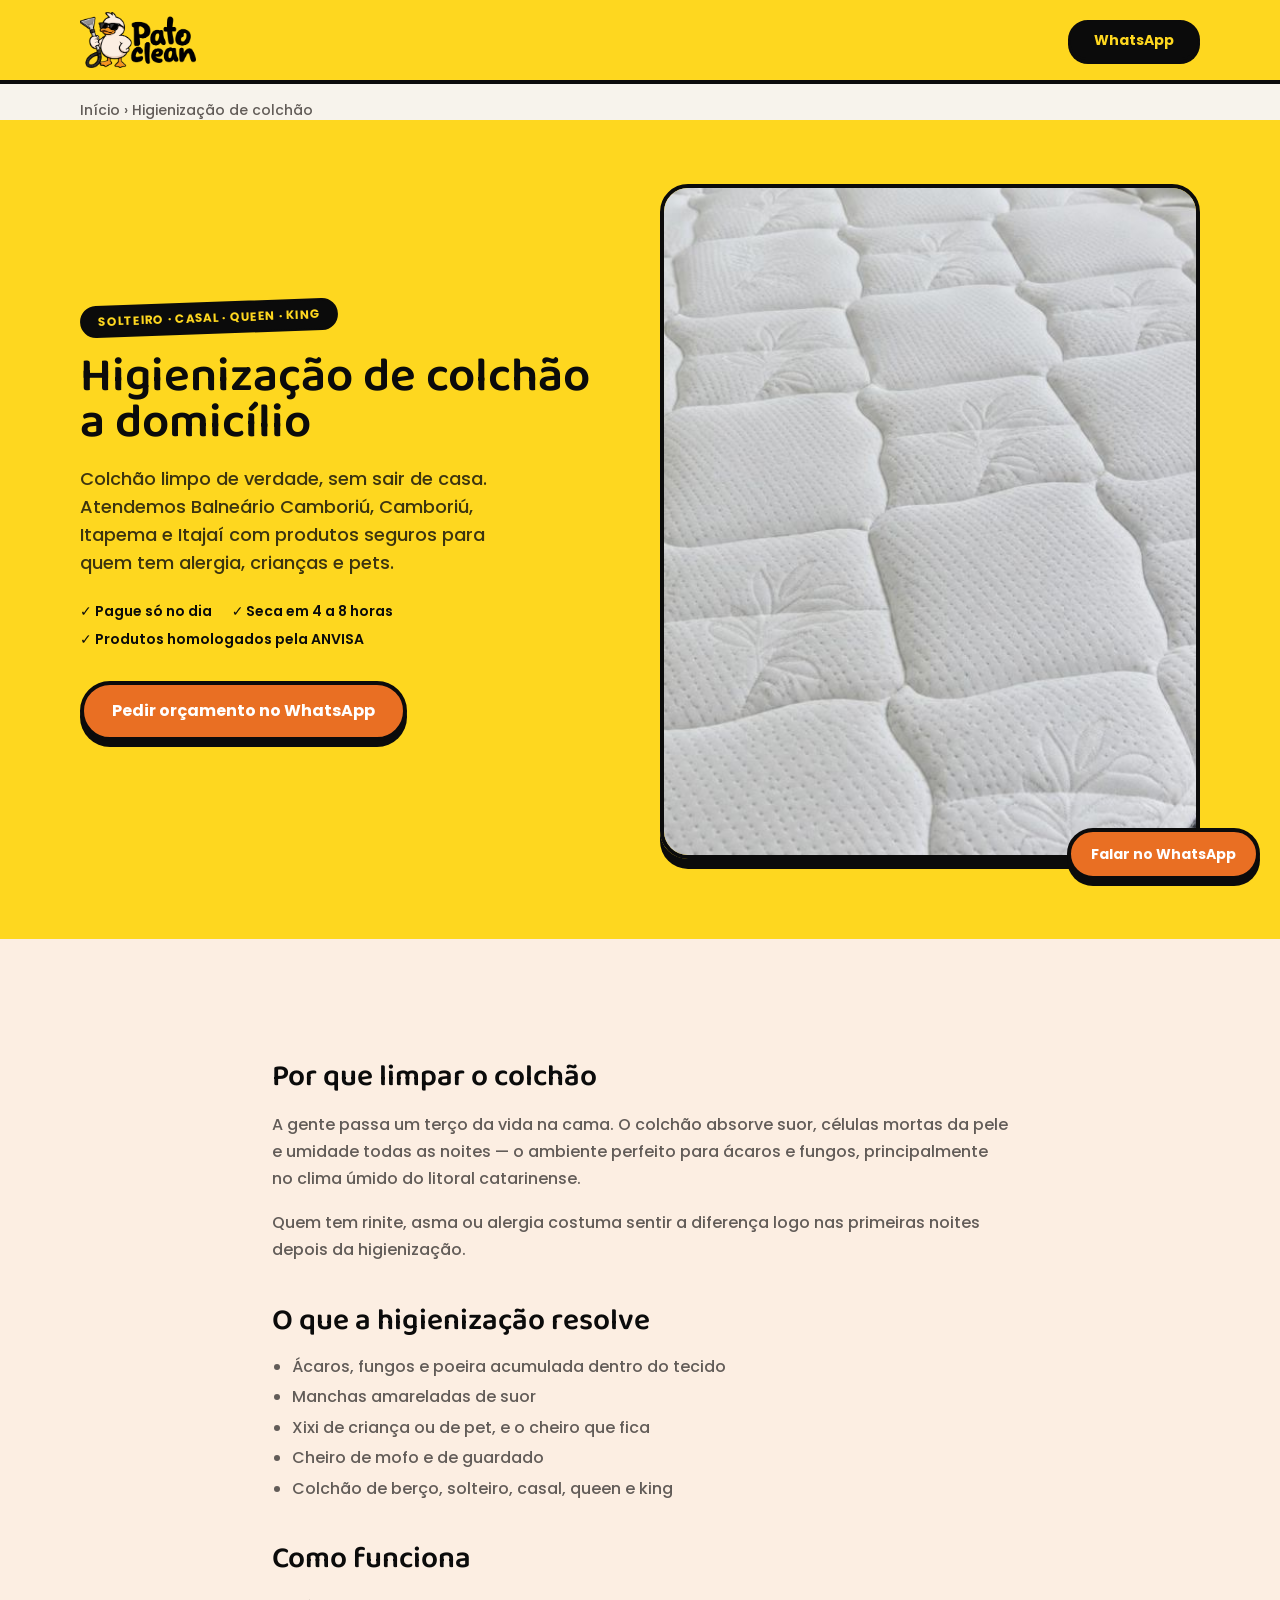
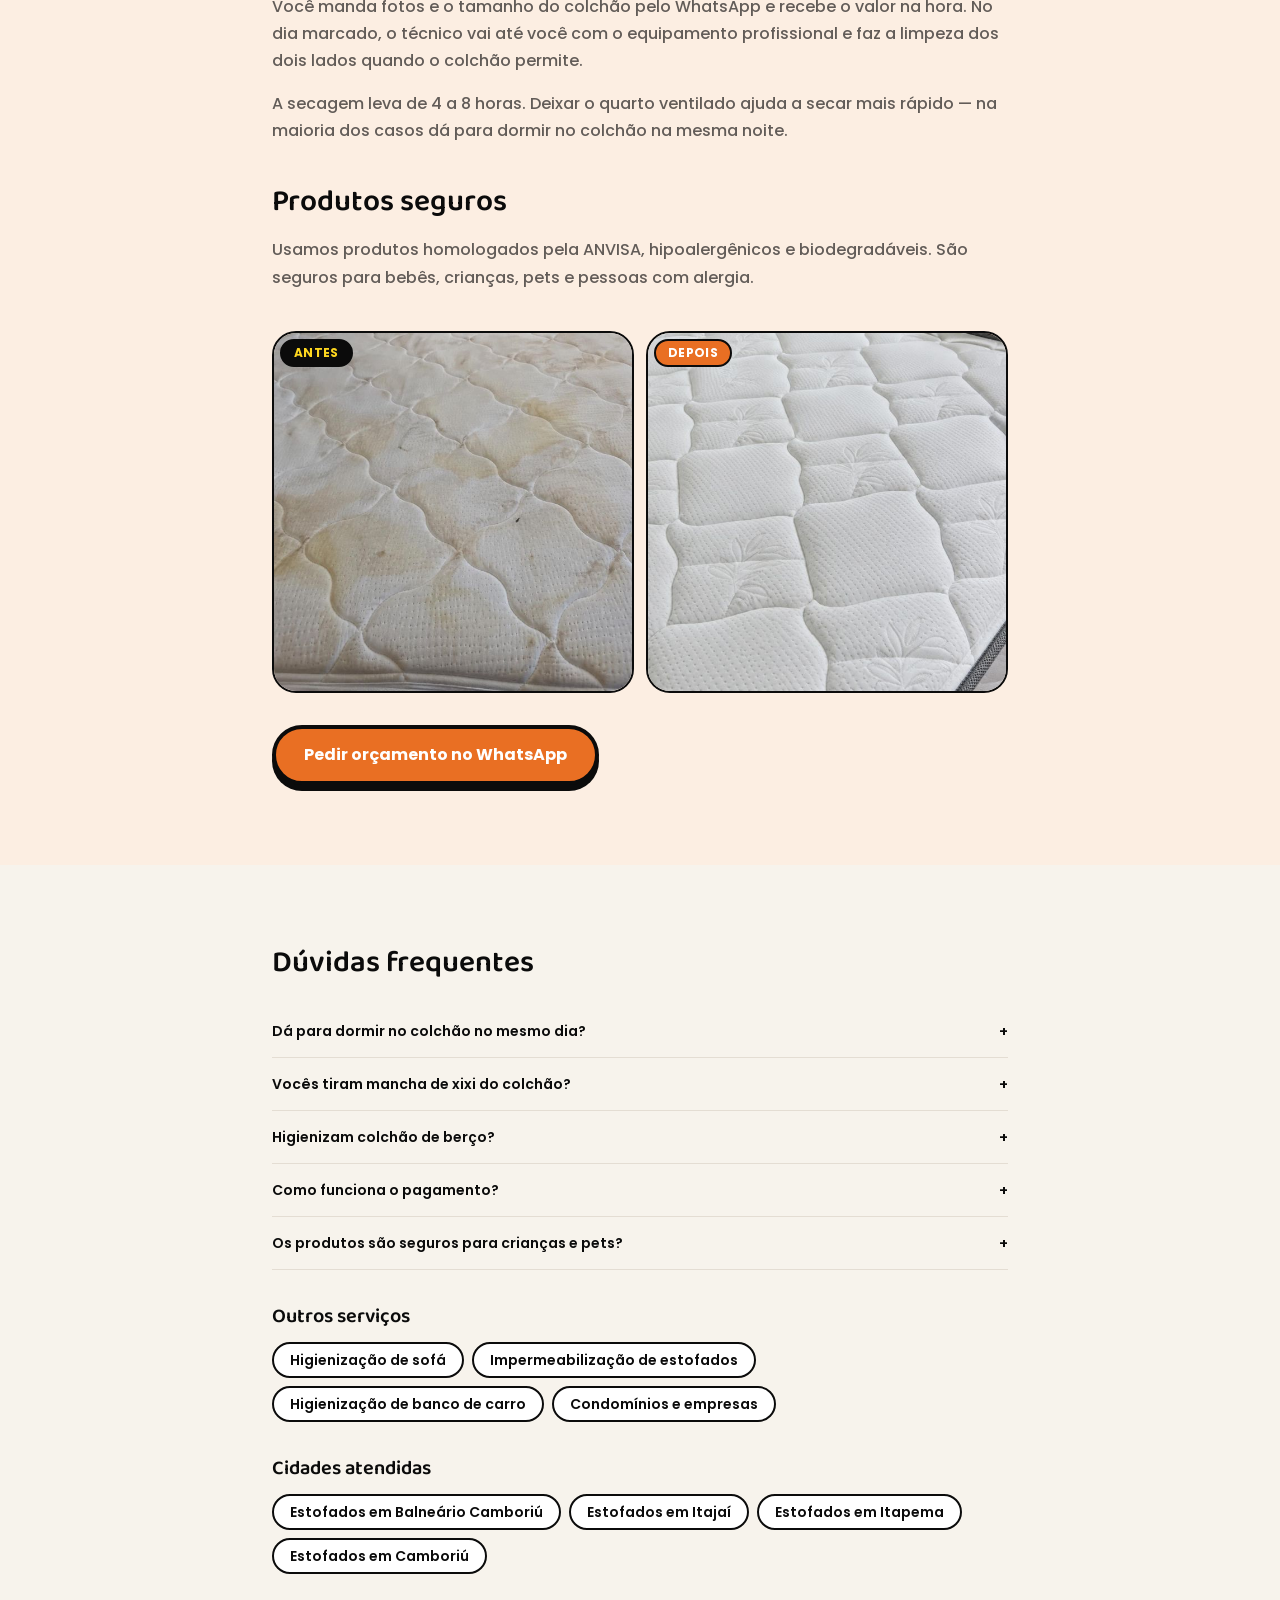
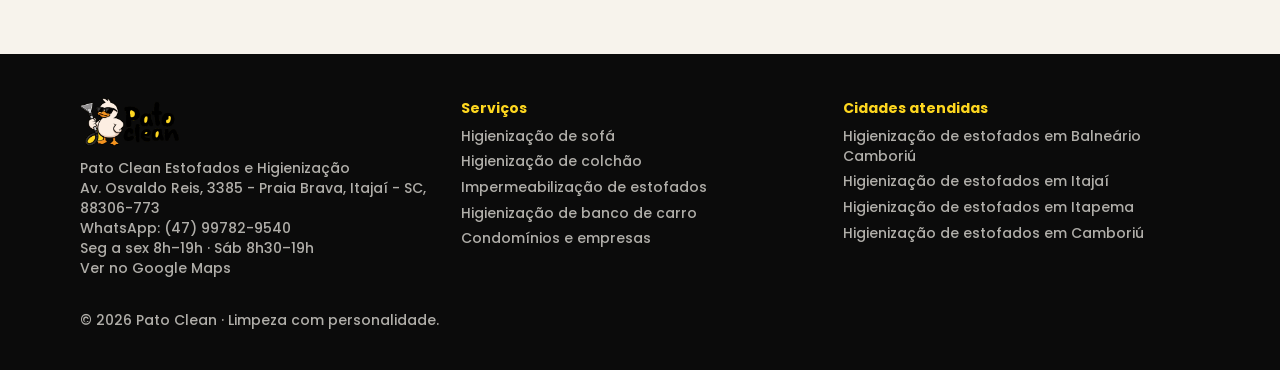
<file: higienizacao-de-colchao.html>
<!DOCTYPE html>
<html lang="pt-BR"><head><meta charset="utf-8"><meta name="viewport" content="width=device-width, initial-scale=1"><link rel="preload" as="image" href="/site-assets/6e965fe93423448b.png"><link rel="stylesheet" href="/assets/styles-BcpAY3Om.css" data-precedence="default"><script src="https://www.googletagmanager.com/gtag/js?id=AW-18436557438" async=""></script><title>Higienização de Colchão em Balneário Camboriú | Pato Clean</title><meta name="description" content="Higienização de colchão a domicílio em BC, Camboriú, Itapema e Itajaí. Remove ácaros, manchas de suor e cheiro de urina. Solteiro, casal, queen e king."><meta property="og:title" content="Higienização de Colchão em Balneário Camboriú | Pato Clean"><meta property="og:description" content="Higienização de colchão a domicílio em BC, Camboriú, Itapema e Itajaí. Remove ácaros, manchas de suor e cheiro de urina. Solteiro, casal, queen e king."><meta property="og:type" content="website"><meta name="twitter:card" content="summary_large_image"><link rel="icon" href="/favicon.ico" sizes="any"><link rel="icon" type="image/png" sizes="32x32" href="/favicon-32.png"><link rel="icon" type="image/png" sizes="192x192" href="/favicon-192.png"><link rel="manifest" href="/site.webmanifest"><script>window.dataLayer = window.dataLayer || [];function gtag(){dataLayer.push(arguments);}gtag('js', new Date());gtag('config', 'AW-18436557438');</script><script>function gtag_report_conversion(url){var callback=function(){if(typeof(url)!='undefined'){window.location=url;}};gtag('event','conversion',{'send_to':'AW-18436557438/QHtwCM_JnJ0dEP6UntdE','event_callback':callback});return false;}</script><meta name="twitter:title" content="Higienização de Colchão em Balneário Camboriú | Pato Clean"><meta name="twitter:description" content="Higienização de colchão a domicílio em BC, Camboriú, Itapema e Itajaí. Remove ácaros, manchas de suor e cheiro de urina. Solteiro, casal, queen e king."><meta property="og:image" content="https://www.patocleanestofados.com/og-image.jpg"><meta name="twitter:image" content="https://www.patocleanestofados.com/og-image.jpg"><script src="/script.js" defer=""></script><meta name="robots" content="index, follow, max-image-preview:large"><meta name="theme-color" content="#fed71f"><meta name="geo.region" content="BR-SC"><meta name="geo.placename" content="Balneário Camboriú"><meta property="og:site_name" content="Pato Clean"><meta property="og:locale" content="pt_BR"><meta property="og:url" content="https://www.patocleanestofados.com/higienizacao-de-colchao"><meta property="og:image:width" content="1200"><meta property="og:image:height" content="630"><meta property="og:image:alt" content="Técnico da Pato Clean higienizando um sofá"><link rel="canonical" href="https://www.patocleanestofados.com/higienizacao-de-colchao"><link rel="apple-touch-icon" href="/apple-touch-icon.png"><script type="application/ld+json">{"@context":"https://schema.org","@graph":[{"@type":"Service","@id":"https://www.patocleanestofados.com/higienizacao-de-colchao#servico","name":"Higienização de colchão","serviceType":"Higienização de colchão","provider":{"@type":"LocalBusiness","@id":"https://www.patocleanestofados.com/#empresa","name":"Pato Clean","telephone":"+55-47-99782-9540","url":"https://www.patocleanestofados.com/","address":{"@type":"PostalAddress","streetAddress":"Av. Osvaldo Reis, 3385 - Praia Brava","addressLocality":"Itajaí","addressRegion":"SC","postalCode":"88306-773","addressCountry":"BR"}},"areaServed":[{"@type":"City","name":"Balneário Camboriú"},{"@type":"City","name":"Itajaí"},{"@type":"City","name":"Itapema"},{"@type":"City","name":"Camboriú"}],"url":"https://www.patocleanestofados.com/higienizacao-de-colchao","description":"Higienização de colchão a domicílio em BC, Camboriú, Itapema e Itajaí. Remove ácaros, manchas de suor e cheiro de urina. Solteiro, casal, queen e king."},{"@type":"FAQPage","mainEntity":[{"@type":"Question","name":"Dá para dormir no colchão no mesmo dia?","acceptedAnswer":{"@type":"Answer","text":"Na maioria dos casos sim. A secagem leva de 4 a 8 horas, dependendo do tecido, da ventilação e do clima."}},{"@type":"Question","name":"Vocês tiram mancha de xixi do colchão?","acceptedAnswer":{"@type":"Answer","text":"Sim. Tratamos a mancha e o odor de urina na origem. Manchas muito antigas podem clarear bastante sem sair 100% — mande uma foto que a gente avalia antes."}},{"@type":"Question","name":"Higienizam colchão de berço?","acceptedAnswer":{"@type":"Answer","text":"Sim. Os produtos são seguros para bebês e crianças."}},{"@type":"Question","name":"Como funciona o pagamento?","acceptedAnswer":{"@type":"Answer","text":"Você só paga no dia, depois do serviço feito. As formas de pagamento são combinadas pelo WhatsApp na hora do orçamento."}},{"@type":"Question","name":"Os produtos são seguros para crianças e pets?","acceptedAnswer":{"@type":"Answer","text":"Sim. Usamos produtos homologados pela ANVISA, hipoalergênicos e biodegradáveis, seguros para crianças, pets e pessoas com alergia."}}]},{"@type":"BreadcrumbList","itemListElement":[{"@type":"ListItem","position":1,"name":"Início","item":"https://www.patocleanestofados.com/"},{"@type":"ListItem","position":2,"name":"Higienização de colchão","item":"https://www.patocleanestofados.com/higienizacao-de-colchao"}]}]}</script><link rel="stylesheet" href="/seo-pages.css"></head><body><!--$--><style>img, video { max-width: none; }

@layer properties {
  @supports (((-webkit-hyphens:none)) and (not (margin-trim:inline))) or ((-moz-orient:inline) and (not (color:rgb(from red r g b)))) {
  *, ::before, ::after, ::backdrop { --tw-translate-x: 0; --tw-translate-y: 0; --tw-translate-z: 0; --tw-rotate-x: initial; --tw-rotate-y: initial; --tw-rotate-z: initial; --tw-skew-x: initial; --tw-skew-y: initial; --tw-space-y-reverse: 0; --tw-space-x-reverse: 0; --tw-border-style: solid; --tw-leading: initial; --tw-font-weight: initial; --tw-tracking: initial; --tw-ordinal: initial; --tw-slashed-zero: initial; --tw-numeric-figure: initial; --tw-numeric-spacing: initial; --tw-numeric-fraction: initial; --tw-shadow: 0 0 #0000; --tw-shadow-color: initial; --tw-shadow-alpha: 100%; --tw-inset-shadow: 0 0 #0000; --tw-inset-shadow-color: initial; --tw-inset-shadow-alpha: 100%; --tw-ring-color: initial; --tw-ring-shadow: 0 0 #0000; --tw-inset-ring-color: initial; --tw-inset-ring-shadow: 0 0 #0000; --tw-ring-inset: initial; --tw-ring-offset-width: 0px; --tw-ring-offset-color: #fff; --tw-ring-offset-shadow: 0 0 #0000; --tw-outline-style: solid; --tw-blur: initial; --tw-brightness: initial; --tw-contrast: initial; --tw-grayscale: initial; --tw-hue-rotate: initial; --tw-invert: initial; --tw-opacity: initial; --tw-saturate: initial; --tw-sepia: initial; --tw-drop-shadow: initial; --tw-drop-shadow-color: initial; --tw-drop-shadow-alpha: 100%; --tw-drop-shadow-size: initial; --tw-duration: initial; --tw-ease: initial; --tw-content: ""; --tw-animation-delay: 0s; --tw-animation-direction: normal; --tw-animation-duration: initial; --tw-animation-fill-mode: none; --tw-animation-iteration-count: 1; --tw-enter-blur: 0; --tw-enter-opacity: 1; --tw-enter-rotate: 0; --tw-enter-scale: 1; --tw-enter-translate-x: 0; --tw-enter-translate-y: 0; --tw-exit-blur: 0; --tw-exit-opacity: 1; --tw-exit-rotate: 0; --tw-exit-scale: 1; --tw-exit-translate-x: 0; --tw-exit-translate-y: 0; }
}
}
@layer theme {
  :root, :host { --font-sans: var(--font-sans); --font-mono: ui-monospace, SFMono-Regular, Menlo, Monaco, Consolas, "Liberation Mono", "Courier New", monospace; --color-black: #000; --spacing: .25rem; --container-sm: 24rem; --container-md: 28rem; --container-lg: 32rem; --container-3xl: 48rem; --container-6xl: 72rem; --text-xs: .75rem; --text-xs--line-height: calc(1 / .75); --text-sm: .875rem; --text-sm--line-height: calc(1.25 / .875); --text-base: 1rem; --text-base--line-height: calc(1.5 / 1); --text-lg: 1.125rem; --text-lg--line-height: calc(1.75 / 1.125); --text-xl: 1.25rem; --text-xl--line-height: calc(1.75 / 1.25); --text-3xl: 1.875rem; --text-3xl--line-height: calc(2.25 / 1.875); --text-4xl: 2.25rem; --text-4xl--line-height: calc(2.5 / 2.25); --text-5xl: 3rem; --text-5xl--line-height: 1; --text-6xl: 3.75rem; --text-6xl--line-height: 1; --text-7xl: 4.5rem; --text-7xl--line-height: 1; --font-weight-normal: 400; --font-weight-medium: 500; --font-weight-semibold: 600; --font-weight-bold: 700; --tracking-tight: -.025em; --tracking-wide: .025em; --tracking-widest: .1em; --leading-relaxed: 1.625; --drop-shadow-xl: 0 9px 7px #0000001a; --ease-in-out: cubic-bezier(.4, 0, .2, 1); --animate-pulse: pulse 2s cubic-bezier(.4, 0, .6, 1) infinite; --aspect-video: 16 / 9; --default-transition-duration: .15s; --default-transition-timing-function: cubic-bezier(.4, 0, .2, 1); --default-font-family: var(--font-sans); --default-mono-font-family: var(--font-mono); --color-background: var(--background); --color-foreground: var(--foreground); --color-border: var(--border); --font-display: var(--font-display); }
}
@layer base {
  *, ::after, ::before, ::backdrop { box-sizing: border-box; border: 0px solid; margin: 0px; padding: 0px; }
  ::file-selector-button { box-sizing: border-box; border: 0px solid; margin: 0px; padding: 0px; }
  html, :host { text-size-adjust: 100%; tab-size: 4; line-height: 1.5; font-family: var(--default-font-family,-apple-system, BlinkMacSystemFont, "Segoe UI", Roboto, "Helvetica Neue", "Noto Sans", Arial, sans-serif, "Apple Color Emoji", "Segoe UI Emoji", "Segoe UI Symbol", "Noto Color Emoji"); font-feature-settings: var(--default-font-feature-settings,normal); font-variation-settings: var(--default-font-variation-settings,normal); -webkit-tap-highlight-color: transparent; }
  hr { height: 0px; color: inherit; border-top-width: 1px; }
  abbr:where([title]) { text-decoration: underline dotted; }
  h1, h2, h3, h4, h5, h6 { font-size: inherit; font-weight: inherit; }
  a { color: inherit; text-decoration: inherit; }
  b, strong { font-weight: bolder; }
  code, kbd, samp, pre { font-family: var(--default-mono-font-family,ui-monospace, SFMono-Regular, Menlo, Monaco, Consolas, "Liberation Mono", "Courier New", monospace); font-feature-settings: var(--default-mono-font-feature-settings,normal); font-variation-settings: var(--default-mono-font-variation-settings,normal); font-size: 1em; }
  small { font-size: 80%; }
  sub, sup { vertical-align: baseline; font-size: 75%; line-height: 0; position: relative; }
  sub { bottom: -0.25em; }
  sup { top: -0.5em; }
  table { text-indent: 0px; border-color: inherit; border-collapse: collapse; }
  progress { vertical-align: baseline; }
  summary { display: list-item; }
  ol, ul, menu { list-style: none; }
  img, svg, video, canvas, audio, iframe, embed, object { vertical-align: middle; display: block; }
  img, video { max-width: 100%; height: auto; }
  button, input, select, optgroup, textarea { font: inherit; letter-spacing: inherit; color: inherit; opacity: 1; background-color: rgba(0, 0, 0, 0); border-radius: 0px; }
  ::file-selector-button { font: inherit; letter-spacing: inherit; color: inherit; opacity: 1; background-color: rgba(0, 0, 0, 0); border-radius: 0px; }
  :where(select:is([multiple], [size])) optgroup { font-weight: bolder; }
  :where(select:is([multiple], [size])) optgroup option { padding-inline-start: 20px; }
  ::file-selector-button { margin-inline-end: 4px; }
  ::placeholder { opacity: 1; }
  @supports (not ((-webkit-appearance:-apple-pay-button))) or (contain-intrinsic-size:1px) {
  ::placeholder { color: currentcolor; }
  @supports (color:color-mix(in lab, red, red)) {
  ::placeholder { color: color-mix(currentcolor, transparent); }
}
}
  textarea { resize: vertical; }
  ::-webkit-search-decoration { appearance: none; }
  ::-webkit-date-and-time-value { min-height: 1lh; text-align: inherit; }
  ::-webkit-datetime-edit { display: inline-flex; }
  ::-webkit-datetime-edit-fields-wrapper { padding: 0px; }
  ::-webkit-datetime-edit { padding-block: 0px; }
  ::-webkit-datetime-edit-year-field { padding-block: 0px; }
  ::-webkit-datetime-edit-month-field { padding-block: 0px; }
  ::-webkit-datetime-edit-day-field { padding-block: 0px; }
  ::-webkit-datetime-edit-hour-field { padding-block: 0px; }
  ::-webkit-datetime-edit-minute-field { padding-block: 0px; }
  ::-webkit-datetime-edit-second-field { padding-block: 0px; }
  ::-webkit-datetime-edit-millisecond-field { padding-block: 0px; }
  ::-webkit-datetime-edit-meridiem-field { padding-block: 0px; }
  ::-webkit-calendar-picker-indicator { line-height: 1; }
  button, input:where([type="button"], [type="reset"], [type="submit"]) { appearance: button; }
  ::file-selector-button { appearance: button; }
  ::-webkit-inner-spin-button { height: auto; }
  ::-webkit-outer-spin-button { height: auto; }
  [hidden]:where(:not([hidden="until-found"])) { display: none !important; }
  * { border-color: var(--color-border); }
  body { background-color: var(--color-background); color: var(--color-foreground); font-family: var(--font-sans); }
  h1, h2, h3, .font-display { font-family: var(--font-display); }
}
@layer components;
@layer utilities {
  .pointer-events-none { pointer-events: none; }
  .invisible { visibility: hidden; }
  .sr-only { clip-path: inset(50%); white-space: nowrap; border-width: 0px; width: 1px; height: 1px; margin: -1px; padding: 0px; position: absolute; overflow: hidden; }
  .absolute { position: absolute; }
  .fixed { position: fixed; }
  .relative { position: relative; }
  .sticky { position: sticky; }
  .inset-0 { inset: 0px; }
  .inset-x-0 { inset-inline: 0px; }
  .inset-y-0 { inset-block: 0px; }
  .-top-12 { top: calc(var(--spacing) * -12); }
  .top-0 { top: 0px; }
  .top-1\.5 { top: calc(var(--spacing) * 1.5); }
  .top-1\/2 { top: 50%; }
  .top-3\.5 { top: calc(var(--spacing) * 3.5); }
  .top-4 { top: calc(var(--spacing) * 4); }
  .top-\[1px\] { top: 1px; }
  .top-\[50\%\] { top: 50%; }
  .top-\[60\%\] { top: 60%; }
  .top-full { top: 100%; }
  .-right-12 { right: calc(var(--spacing) * -12); }
  .right-0 { right: 0px; }
  .right-1 { right: var(--spacing); }
  .right-2 { right: calc(var(--spacing) * 2); }
  .right-3 { right: calc(var(--spacing) * 3); }
  .right-4 { right: calc(var(--spacing) * 4); }
  .right-5 { right: calc(var(--spacing) * 5); }
  .-bottom-6 { bottom: calc(var(--spacing) * -6); }
  .-bottom-12 { bottom: calc(var(--spacing) * -12); }
  .bottom-0 { bottom: 0px; }
  .bottom-5 { bottom: calc(var(--spacing) * 5); }
  .-left-8 { left: calc(var(--spacing) * -8); }
  .-left-12 { left: calc(var(--spacing) * -12); }
  .left-0 { left: 0px; }
  .left-1\/2 { left: 50%; }
  .left-2 { left: calc(var(--spacing) * 2); }
  .left-\[50\%\] { left: 50%; }
  .z-10 { z-index: 10; }
  .z-20 { z-index: 20; }
  .z-40 { z-index: 40; }
  .z-50 { z-index: 50; }
  .z-\[1\] { z-index: 1; }
  .-mx-1 { margin-inline: calc(var(--spacing) * -1); }
  .mx-2 { margin-inline: calc(var(--spacing) * 2); }
  .mx-3\.5 { margin-inline: calc(var(--spacing) * 3.5); }
  .mx-auto { margin-inline: auto; }
  .my-0\.5 { margin-block: calc(var(--spacing) * .5); }
  .my-1 { margin-block: var(--spacing); }
  .-mt-4 { margin-top: calc(var(--spacing) * -4); }
  .mt-1 { margin-top: var(--spacing); }
  .mt-1\.5 { margin-top: calc(var(--spacing) * 1.5); }
  .mt-2 { margin-top: calc(var(--spacing) * 2); }
  .mt-3 { margin-top: calc(var(--spacing) * 3); }
  .mt-4 { margin-top: calc(var(--spacing) * 4); }
  .mt-5 { margin-top: calc(var(--spacing) * 5); }
  .mt-6 { margin-top: calc(var(--spacing) * 6); }
  .mt-8 { margin-top: calc(var(--spacing) * 8); }
  .mt-10 { margin-top: calc(var(--spacing) * 10); }
  .mt-24 { margin-top: calc(var(--spacing) * 24); }
  .mt-auto { margin-top: auto; }
  .mr-2 { margin-right: calc(var(--spacing) * 2); }
  .mb-1 { margin-bottom: var(--spacing); }
  .-ml-4 { margin-left: calc(var(--spacing) * -4); }
  .ml-1 { margin-left: var(--spacing); }
  .ml-auto { margin-left: auto; }
  .block { display: block; }
  .flex { display: flex; }
  .grid { display: grid; }
  .hidden { display: none; }
  .inline-block { display: inline-block; }
  .inline-flex { display: inline-flex; }
  .table { display: table; }
  .aspect-\[4\/5\] { aspect-ratio: 4 / 5; }
  .aspect-square { aspect-ratio: 1 / 1; }
  .aspect-video { aspect-ratio: var(--aspect-video); }
  .size-\(--cell-size\) { width: var(--cell-size); height: var(--cell-size); }
  .size-4 { width: calc(var(--spacing) * 4); height: calc(var(--spacing) * 4); }
  .h-\(--cell-size\) { height: var(--cell-size); }
  .h-1\.5 { height: calc(var(--spacing) * 1.5); }
  .h-2 { height: calc(var(--spacing) * 2); }
  .h-2\.5 { height: calc(var(--spacing) * 2.5); }
  .h-3 { height: calc(var(--spacing) * 3); }
  .h-3\.5 { height: calc(var(--spacing) * 3.5); }
  .h-4 { height: calc(var(--spacing) * 4); }
  .h-5 { height: calc(var(--spacing) * 5); }
  .h-7 { height: calc(var(--spacing) * 7); }
  .h-8 { height: calc(var(--spacing) * 8); }
  .h-9 { height: calc(var(--spacing) * 9); }
  .h-10 { height: calc(var(--spacing) * 10); }
  .h-11 { height: calc(var(--spacing) * 11); }
  .h-12 { height: calc(var(--spacing) * 12); }
  .h-\[1px\] { height: 1px; }
  .h-\[var\(--radix-navigation-menu-viewport-height\)\] { height: var(--radix-navigation-menu-viewport-height); }
  .h-\[var\(--radix-select-trigger-height\)\] { height: var(--radix-select-trigger-height); }
  .h-auto { height: auto; }
  .h-full { height: 100%; }
  .h-px { height: 1px; }
  .h-svh { height: 100svh; }
  .max-h-\(--radix-context-menu-content-available-height\) { max-height: var(--radix-context-menu-content-available-height); }
  .max-h-\(--radix-select-content-available-height\) { max-height: var(--radix-select-content-available-height); }
  .max-h-\[300px\] { max-height: 300px; }
  .max-h-\[var\(--radix-dropdown-menu-content-available-height\)\] { max-height: var(--radix-dropdown-menu-content-available-height); }
  .min-h-0 { min-height: 0px; }
  .min-h-\[60px\] { min-height: 60px; }
  .min-h-screen { min-height: 100vh; }
  .min-h-svh { min-height: 100svh; }
  .w-\(--cell-size\) { width: var(--cell-size); }
  .w-\(--sidebar-width\) { width: var(--sidebar-width); }
  .w-0 { width: 0px; }
  .w-1 { width: var(--spacing); }
  .w-2 { width: calc(var(--spacing) * 2); }
  .w-2\.5 { width: calc(var(--spacing) * 2.5); }
  .w-3 { width: calc(var(--spacing) * 3); }
  .w-3\.5 { width: calc(var(--spacing) * 3.5); }
  .w-3\/4 { width: 75%; }
  .w-4 { width: calc(var(--spacing) * 4); }
  .w-5 { width: calc(var(--spacing) * 5); }
  .w-7 { width: calc(var(--spacing) * 7); }
  .w-8 { width: calc(var(--spacing) * 8); }
  .w-9 { width: calc(var(--spacing) * 9); }
  .w-10 { width: calc(var(--spacing) * 10); }
  .w-28 { width: calc(var(--spacing) * 28); }
  .w-40 { width: calc(var(--spacing) * 40); }
  .w-64 { width: calc(var(--spacing) * 64); }
  .w-72 { width: calc(var(--spacing) * 72); }
  .w-\[1px\] { width: 1px; }
  .w-\[100px\] { width: 100px; }
  .w-auto { width: auto; }
  .w-fit { width: fit-content; }
  .w-full { width: 100%; }
  .w-max { width: max-content; }
  .w-px { width: 1px; }
  .max-w-\(--skeleton-width\) { max-width: var(--skeleton-width); }
  .max-w-3xl { max-width: var(--container-3xl); }
  .max-w-6xl { max-width: var(--container-6xl); }
  .max-w-lg { max-width: var(--container-lg); }
  .max-w-max { max-width: max-content; }
  .max-w-md { max-width: var(--container-md); }
  .min-w-\(--cell-size\) { min-width: var(--cell-size); }
  .min-w-0 { min-width: 0px; }
  .min-w-5 { min-width: calc(var(--spacing) * 5); }
  .min-w-8 { min-width: calc(var(--spacing) * 8); }
  .min-w-9 { min-width: calc(var(--spacing) * 9); }
  .min-w-10 { min-width: calc(var(--spacing) * 10); }
  .min-w-\[8rem\] { min-width: 8rem; }
  .min-w-\[12rem\] { min-width: 12rem; }
  .min-w-\[var\(--radix-select-trigger-width\)\] { min-width: var(--radix-select-trigger-width); }
  .flex-1 { flex: 1 1 0%; }
  .shrink-0 { flex-shrink: 0; }
  .grow { flex-grow: 1; }
  .grow-0 { flex-grow: 0; }
  .basis-full { flex-basis: 100%; }
  .caption-bottom { caption-side: bottom; }
  .border-collapse { border-collapse: collapse; }
  .origin-\(--radix-context-menu-content-transform-origin\) { transform-origin: var(--radix-context-menu-content-transform-origin); }
  .origin-\(--radix-dropdown-menu-content-transform-origin\) { transform-origin: var(--radix-dropdown-menu-content-transform-origin); }
  .origin-\(--radix-hover-card-content-transform-origin\) { transform-origin: var(--radix-hover-card-content-transform-origin); }
  .origin-\(--radix-menubar-content-transform-origin\) { transform-origin: var(--radix-menubar-content-transform-origin); }
  .origin-\(--radix-popover-content-transform-origin\) { transform-origin: var(--radix-popover-content-transform-origin); }
  .origin-\(--radix-select-content-transform-origin\) { transform-origin: var(--radix-select-content-transform-origin); }
  .origin-\(--radix-tooltip-content-transform-origin\) { transform-origin: var(--radix-tooltip-content-transform-origin); }
  .-translate-x-1\/2 { --tw-translate-x: calc(calc(1 / 2 * 100%) * -1); translate: var(--tw-translate-x) var(--tw-translate-y); }
  .-translate-x-px { --tw-translate-x: -1px; translate: var(--tw-translate-x) var(--tw-translate-y); }
  .translate-x-\[-50\%\] { --tw-translate-x: -50%; translate: var(--tw-translate-x) var(--tw-translate-y); }
  .translate-x-px { --tw-translate-x: 1px; translate: var(--tw-translate-x) var(--tw-translate-y); }
  .-translate-y-1\/2 { --tw-translate-y: calc(calc(1 / 2 * 100%) * -1); translate: var(--tw-translate-x) var(--tw-translate-y); }
  .translate-y-\[-50\%\] { --tw-translate-y: -50%; translate: var(--tw-translate-x) var(--tw-translate-y); }
  .-rotate-2 { rotate: -2deg; }
  .rotate-45 { rotate: 45deg; }
  .rotate-90 { rotate: 90deg; }
  .transform { transform: var(--tw-rotate-x,) var(--tw-rotate-y,) var(--tw-rotate-z,) var(--tw-skew-x,) var(--tw-skew-y,); }
  .animate-caret-blink { animation: 1.25s ease-out 0s infinite normal none running caret-blink; }
  .animate-in { animation: enter var(--tw-animation-duration,var(--tw-duration,.15s))var(--tw-ease,ease)var(--tw-animation-delay,0s)var(--tw-animation-iteration-count,1)var(--tw-animation-direction,normal)var(--tw-animation-fill-mode,none); }
  .animate-pulse { animation: var(--animate-pulse); }
  .cursor-default { cursor: default; }
  .cursor-pointer { cursor: pointer; }
  .touch-none { touch-action: none; }
  .list-none { list-style-type: none; }
  .grid-cols-2 { grid-template-columns: repeat(2, minmax(0px, 1fr)); }
  .flex-col { flex-direction: column; }
  .flex-col-reverse { flex-direction: column-reverse; }
  .flex-row { flex-direction: row; }
  .flex-wrap { flex-wrap: wrap; }
  .place-content-center { place-content: center; }
  .items-center { align-items: center; }
  .items-end { align-items: flex-end; }
  .items-start { align-items: flex-start; }
  .items-stretch { align-items: stretch; }
  .justify-between { justify-content: space-between; }
  .justify-center { justify-content: center; }
  .gap-1 { gap: var(--spacing); }
  .gap-1\.5 { gap: calc(var(--spacing) * 1.5); }
  .gap-2 { gap: calc(var(--spacing) * 2); }
  .gap-3 { gap: calc(var(--spacing) * 3); }
  .gap-4 { gap: calc(var(--spacing) * 4); }
  .gap-6 { gap: calc(var(--spacing) * 6); }
  .gap-8 { gap: calc(var(--spacing) * 8); }
  .gap-10 { gap: calc(var(--spacing) * 10); }
  :where(.space-y-1\.5 > :not(:last-child)) { --tw-space-y-reverse: 0; margin-block-start: calc(calc(var(--spacing) * 1.5) * var(--tw-space-y-reverse)); margin-block-end: calc(calc(var(--spacing) * 1.5) * calc(1 - var(--tw-space-y-reverse))); }
  :where(.space-y-2 > :not(:last-child)) { --tw-space-y-reverse: 0; margin-block-start: calc(calc(var(--spacing) * 2) * var(--tw-space-y-reverse)); margin-block-end: calc(calc(var(--spacing) * 2) * calc(1 - var(--tw-space-y-reverse))); }
  .gap-x-5 { column-gap: calc(var(--spacing) * 5); }
  :where(.space-x-1 > :not(:last-child)) { --tw-space-x-reverse: 0; margin-inline-start: calc(var(--spacing) * var(--tw-space-x-reverse)); margin-inline-end: calc(var(--spacing) * calc(1 - var(--tw-space-x-reverse))); }
  .gap-y-2 { row-gap: calc(var(--spacing) * 2); }
  .overflow-auto { overflow: auto; }
  .overflow-hidden { overflow: hidden; }
  .overflow-x-hidden { overflow-x: hidden; }
  .overflow-y-auto { overflow-y: auto; }
  .rounded-2xl { border-radius: calc(var(--radius) + 8px); }
  .rounded-3xl { border-radius: calc(var(--radius) + 12px); }
  .rounded-\[2px\] { border-radius: 2px; }
  .rounded-\[inherit\] { border-radius: inherit; }
  .rounded-full { border-radius: 2.14748e+09px; }
  .rounded-lg { border-radius: var(--radius); }
  .rounded-md { border-radius: calc(var(--radius) - 2px); }
  .rounded-none { border-radius: 0px; }
  .rounded-sm { border-radius: calc(var(--radius) - 4px); }
  .rounded-xl { border-radius: calc(var(--radius) + 4px); }
  .rounded-t-\[10px\] { border-top-left-radius: 10px; border-top-right-radius: 10px; }
  .rounded-l-md { border-top-left-radius: calc(var(--radius) - 2px); border-bottom-left-radius: calc(var(--radius) - 2px); }
  .rounded-tl-sm { border-top-left-radius: calc(var(--radius) - 4px); }
  .rounded-r-md { border-top-right-radius: calc(var(--radius) - 2px); border-bottom-right-radius: calc(var(--radius) - 2px); }
  .border { border-style: var(--tw-border-style); border-width: 1px; }
  .border-2 { border-style: var(--tw-border-style); border-width: 2px; }
  .border-4 { border-style: var(--tw-border-style); border-width: 4px; }
  .border-\[1\.5px\] { border-style: var(--tw-border-style); border-width: 1.5px; }
  .border-y { border-block-style: var(--tw-border-style); border-block-width: 1px; }
  .border-t { border-top-style: var(--tw-border-style); border-top-width: 1px; }
  .border-t-4 { border-top-style: var(--tw-border-style); border-top-width: 4px; }
  .border-r { border-right-style: var(--tw-border-style); border-right-width: 1px; }
  .border-b { border-bottom-style: var(--tw-border-style); border-bottom-width: 1px; }
  .border-b-4 { border-bottom-style: var(--tw-border-style); border-bottom-width: 4px; }
  .border-l { border-left-style: var(--tw-border-style); border-left-width: 1px; }
  .border-dashed { --tw-border-style: dashed; border-style: dashed; }
  .border-\(--color-border\) { border-color: var(--color-border); }
  .border-border\/50 { border-color: var(--border); }
  @supports (color:color-mix(in lab, red, red)) {
  .border-border\/50 { border-color: color-mix(in oklab, var(--border) 50%, transparent); }
}
  .border-destructive\/50 { border-color: var(--destructive); }
  @supports (color:color-mix(in lab, red, red)) {
  .border-destructive\/50 { border-color: color-mix(in oklab, var(--destructive) 50%, transparent); }
}
  .border-ink { border-color: var(--ink); }
  .border-input { border-color: var(--input); }
  .border-primary, .border-primary\/50 { border-color: var(--primary); }
  @supports (color:color-mix(in lab, red, red)) {
  .border-primary\/50 { border-color: color-mix(in oklab, var(--primary) 50%, transparent); }
}
  .border-sidebar-border { border-color: var(--sidebar-border); }
  .border-transparent { border-color: rgba(0, 0, 0, 0); }
  .border-t-transparent { border-top-color: rgba(0, 0, 0, 0); }
  .border-l-transparent { border-left-color: rgba(0, 0, 0, 0); }
  .bg-\(--color-bg\) { background-color: var(--color-bg); }
  .bg-accent { background-color: var(--accent); }
  .bg-background { background-color: var(--background); }
  .bg-black\/80 { background-color: rgba(0, 0, 0, 0.8); }
  @supports (color:color-mix(in lab, red, red)) {
  .bg-black\/80 { background-color: color-mix(in oklab, var(--color-black) 80%, transparent); }
}
  .bg-border { background-color: var(--border); }
  .bg-card { background-color: var(--card); }
  .bg-cream { background-color: var(--cream); }
  .bg-destructive { background-color: var(--destructive); }
  .bg-foreground { background-color: var(--foreground); }
  .bg-ink { background-color: var(--ink); }
  .bg-muted, .bg-muted\/50 { background-color: var(--muted); }
  @supports (color:color-mix(in lab, red, red)) {
  .bg-muted\/50 { background-color: color-mix(in oklab, var(--muted) 50%, transparent); }
}
  .bg-popover { background-color: var(--popover); }
  .bg-primary, .bg-primary\/10 { background-color: var(--primary); }
  @supports (color:color-mix(in lab, red, red)) {
  .bg-primary\/10 { background-color: color-mix(in oklab, var(--primary) 10%, transparent); }
}
  .bg-primary\/20 { background-color: var(--primary); }
  @supports (color:color-mix(in lab, red, red)) {
  .bg-primary\/20 { background-color: color-mix(in oklab, var(--primary) 20%, transparent); }
}
  .bg-secondary { background-color: var(--secondary); }
  .bg-sidebar { background-color: var(--sidebar); }
  .bg-sidebar-border { background-color: var(--sidebar-border); }
  .bg-transparent { background-color: rgba(0, 0, 0, 0); }
  .fill-current { fill: currentcolor; }
  .fill-primary { fill: var(--primary); }
  .object-cover { object-fit: cover; }
  .p-0 { padding: 0px; }
  .p-1 { padding: var(--spacing); }
  .p-2 { padding: calc(var(--spacing) * 2); }
  .p-3 { padding: calc(var(--spacing) * 3); }
  .p-4 { padding: calc(var(--spacing) * 4); }
  .p-6 { padding: calc(var(--spacing) * 6); }
  .p-\[1px\] { padding: 1px; }
  .px-\(--cell-size\) { padding-inline: var(--cell-size); }
  .px-1 { padding-inline: var(--spacing); }
  .px-1\.5 { padding-inline: calc(var(--spacing) * 1.5); }
  .px-2 { padding-inline: calc(var(--spacing) * 2); }
  .px-2\.5 { padding-inline: calc(var(--spacing) * 2.5); }
  .px-3 { padding-inline: calc(var(--spacing) * 3); }
  .px-4 { padding-inline: calc(var(--spacing) * 4); }
  .px-5 { padding-inline: calc(var(--spacing) * 5); }
  .px-7 { padding-inline: calc(var(--spacing) * 7); }
  .px-8 { padding-inline: calc(var(--spacing) * 8); }
  .py-0\.5 { padding-block: calc(var(--spacing) * .5); }
  .py-1 { padding-block: var(--spacing); }
  .py-1\.5 { padding-block: calc(var(--spacing) * 1.5); }
  .py-2 { padding-block: calc(var(--spacing) * 2); }
  .py-3 { padding-block: calc(var(--spacing) * 3); }
  .py-3\.5 { padding-block: calc(var(--spacing) * 3.5); }
  .py-4 { padding-block: calc(var(--spacing) * 4); }
  .py-6 { padding-block: calc(var(--spacing) * 6); }
  .py-10 { padding-block: calc(var(--spacing) * 10); }
  .py-14 { padding-block: calc(var(--spacing) * 14); }
  .pt-0 { padding-top: 0px; }
  .pt-3 { padding-top: calc(var(--spacing) * 3); }
  .pt-4 { padding-top: calc(var(--spacing) * 4); }
  .pt-10 { padding-top: calc(var(--spacing) * 10); }
  .pr-1 { padding-right: var(--spacing); }
  .pr-2 { padding-right: calc(var(--spacing) * 2); }
  .pr-2\.5 { padding-right: calc(var(--spacing) * 2.5); }
  .pr-8 { padding-right: calc(var(--spacing) * 8); }
  .pb-3 { padding-bottom: calc(var(--spacing) * 3); }
  .pb-4 { padding-bottom: calc(var(--spacing) * 4); }
  .pb-14 { padding-bottom: calc(var(--spacing) * 14); }
  .pl-2 { padding-left: calc(var(--spacing) * 2); }
  .pl-2\.5 { padding-left: calc(var(--spacing) * 2.5); }
  .pl-4 { padding-left: calc(var(--spacing) * 4); }
  .pl-8 { padding-left: calc(var(--spacing) * 8); }
  .text-center { text-align: center; }
  .text-left { text-align: left; }
  .align-middle { vertical-align: middle; }
  .font-display { font-family: var(--font-display); }
  .font-mono { font-family: var(--font-mono); }
  .text-3xl { font-size: var(--text-3xl); line-height: var(--tw-leading,var(--text-3xl--line-height)); }
  .text-4xl { font-size: var(--text-4xl); line-height: var(--tw-leading,var(--text-4xl--line-height)); }
  .text-5xl { font-size: var(--text-5xl); line-height: var(--tw-leading,var(--text-5xl--line-height)); }
  .text-7xl { font-size: var(--text-7xl); line-height: var(--tw-leading,var(--text-7xl--line-height)); }
  .text-base { font-size: var(--text-base); line-height: var(--tw-leading,var(--text-base--line-height)); }
  .text-lg { font-size: var(--text-lg); line-height: var(--tw-leading,var(--text-lg--line-height)); }
  .text-sm { font-size: var(--text-sm); line-height: var(--tw-leading,var(--text-sm--line-height)); }
  .text-xl { font-size: var(--text-xl); line-height: var(--tw-leading,var(--text-xl--line-height)); }
  .text-xs { font-size: var(--text-xs); line-height: var(--tw-leading,var(--text-xs--line-height)); }
  .text-\[0\.8rem\] { font-size: 0.8rem; }
  .leading-\[0\.95\] { --tw-leading: .95; line-height: 0.95; }
  .leading-none { --tw-leading: 1; line-height: 1; }
  .font-bold { --tw-font-weight: var(--font-weight-bold); font-weight: var(--font-weight-bold); }
  .font-medium { --tw-font-weight: var(--font-weight-medium); font-weight: var(--font-weight-medium); }
  .font-normal { --tw-font-weight: var(--font-weight-normal); font-weight: var(--font-weight-normal); }
  .font-semibold { --tw-font-weight: var(--font-weight-semibold); font-weight: var(--font-weight-semibold); }
  .tracking-tight { --tw-tracking: var(--tracking-tight); letter-spacing: var(--tracking-tight); }
  .tracking-wide { --tw-tracking: var(--tracking-wide); letter-spacing: var(--tracking-wide); }
  .tracking-widest { --tw-tracking: var(--tracking-widest); letter-spacing: var(--tracking-widest); }
  .break-words { overflow-wrap: break-word; }
  .whitespace-nowrap { white-space: nowrap; }
  .text-accent-foreground { color: var(--accent-foreground); }
  .text-card-foreground { color: var(--card-foreground); }
  .text-current { color: currentcolor; }
  .text-destructive { color: var(--destructive); }
  .text-destructive-foreground { color: var(--destructive-foreground); }
  .text-foreground { color: var(--foreground); }
  .text-ink { color: var(--ink); }
  .text-ink-foreground, .text-ink-foreground\/70 { color: var(--ink-foreground); }
  @supports (color:color-mix(in lab, red, red)) {
  .text-ink-foreground\/70 { color: color-mix(in oklab, var(--ink-foreground) 70%, transparent); }
}
  .text-ink\/80 { color: var(--ink); }
  @supports (color:color-mix(in lab, red, red)) {
  .text-ink\/80 { color: color-mix(in oklab, var(--ink) 80%, transparent); }
}
  .text-muted-foreground { color: var(--muted-foreground); }
  .text-popover-foreground { color: var(--popover-foreground); }
  .text-primary { color: var(--primary); }
  .text-primary-foreground { color: var(--primary-foreground); }
  .text-secondary-foreground { color: var(--secondary-foreground); }
  .text-sidebar-foreground, .text-sidebar-foreground\/70 { color: var(--sidebar-foreground); }
  @supports (color:color-mix(in lab, red, red)) {
  .text-sidebar-foreground\/70 { color: color-mix(in oklab, var(--sidebar-foreground) 70%, transparent); }
}
  .uppercase { text-transform: uppercase; }
  .tabular-nums { --tw-numeric-spacing: tabular-nums; font-variant-numeric: var(--tw-ordinal,) var(--tw-slashed-zero,) var(--tw-numeric-figure,) var(--tw-numeric-spacing,) var(--tw-numeric-fraction,); }
  .underline-offset-4 { text-underline-offset: 4px; }
  .opacity-0 { opacity: 0; }
  .opacity-50 { opacity: 0.5; }
  .opacity-60 { opacity: 0.6; }
  .opacity-70 { opacity: 0.7; }
  .shadow { --tw-shadow: 0 1px 3px 0 var(--tw-shadow-color,#0000001a), 0 1px 2px -1px var(--tw-shadow-color,#0000001a); box-shadow: var(--tw-inset-shadow), var(--tw-inset-ring-shadow), var(--tw-ring-offset-shadow), var(--tw-ring-shadow), var(--tw-shadow); }
  .shadow-\[0_0_0_1px_var\(--sidebar-border\)\] { --tw-shadow: 0 0 0 1px var(--tw-shadow-color,var(--sidebar-border)); box-shadow: var(--tw-inset-shadow), var(--tw-inset-ring-shadow), var(--tw-ring-offset-shadow), var(--tw-ring-shadow), var(--tw-shadow); }
  .shadow-\[0_4px_0_0_var\(--ink\)\] { --tw-shadow: 0 4px 0 0 var(--tw-shadow-color,var(--ink)); box-shadow: var(--tw-inset-shadow), var(--tw-inset-ring-shadow), var(--tw-ring-offset-shadow), var(--tw-ring-shadow), var(--tw-shadow); }
  .shadow-\[0_6px_0_0_var\(--ink\)\] { --tw-shadow: 0 6px 0 0 var(--tw-shadow-color,var(--ink)); box-shadow: var(--tw-inset-shadow), var(--tw-inset-ring-shadow), var(--tw-ring-offset-shadow), var(--tw-ring-shadow), var(--tw-shadow); }
  .shadow-\[0_10px_0_0_var\(--ink\)\] { --tw-shadow: 0 10px 0 0 var(--tw-shadow-color,var(--ink)); box-shadow: var(--tw-inset-shadow), var(--tw-inset-ring-shadow), var(--tw-ring-offset-shadow), var(--tw-ring-shadow), var(--tw-shadow); }
  .shadow-lg { --tw-shadow: 0 10px 15px -3px var(--tw-shadow-color,#0000001a), 0 4px 6px -4px var(--tw-shadow-color,#0000001a); box-shadow: var(--tw-inset-shadow), var(--tw-inset-ring-shadow), var(--tw-ring-offset-shadow), var(--tw-ring-shadow), var(--tw-shadow); }
  .shadow-md { --tw-shadow: 0 4px 6px -1px var(--tw-shadow-color,#0000001a), 0 2px 4px -2px var(--tw-shadow-color,#0000001a); box-shadow: var(--tw-inset-shadow), var(--tw-inset-ring-shadow), var(--tw-ring-offset-shadow), var(--tw-ring-shadow), var(--tw-shadow); }
  .shadow-none { --tw-shadow: 0 0 #0000; box-shadow: var(--tw-inset-shadow), var(--tw-inset-ring-shadow), var(--tw-ring-offset-shadow), var(--tw-ring-shadow), var(--tw-shadow); }
  .shadow-sm { --tw-shadow: 0 1px 3px 0 var(--tw-shadow-color,#0000001a), 0 1px 2px -1px var(--tw-shadow-color,#0000001a); box-shadow: var(--tw-inset-shadow), var(--tw-inset-ring-shadow), var(--tw-ring-offset-shadow), var(--tw-ring-shadow), var(--tw-shadow); }
  .shadow-xl { --tw-shadow: 0 20px 25px -5px var(--tw-shadow-color,#0000001a), 0 8px 10px -6px var(--tw-shadow-color,#0000001a); box-shadow: var(--tw-inset-shadow), var(--tw-inset-ring-shadow), var(--tw-ring-offset-shadow), var(--tw-ring-shadow), var(--tw-shadow); }
  .shadow-xs { --tw-shadow: 0 1px 2px 0 var(--tw-shadow-color,#0000000d); box-shadow: var(--tw-inset-shadow), var(--tw-inset-ring-shadow), var(--tw-ring-offset-shadow), var(--tw-ring-shadow), var(--tw-shadow); }
  .ring-0 { --tw-ring-shadow: var(--tw-ring-inset,) 0 0 0 calc(0px + var(--tw-ring-offset-width)) var(--tw-ring-color,currentcolor); box-shadow: var(--tw-inset-shadow), var(--tw-inset-ring-shadow), var(--tw-ring-offset-shadow), var(--tw-ring-shadow), var(--tw-shadow); }
  .ring-1 { --tw-ring-shadow: var(--tw-ring-inset,) 0 0 0 calc(1px + var(--tw-ring-offset-width)) var(--tw-ring-color,currentcolor); box-shadow: var(--tw-inset-shadow), var(--tw-inset-ring-shadow), var(--tw-ring-offset-shadow), var(--tw-ring-shadow), var(--tw-shadow); }
  .ring-ring { --tw-ring-color: var(--ring); }
  .ring-sidebar-ring { --tw-ring-color: var(--sidebar-ring); }
  .ring-offset-background { --tw-ring-offset-color: var(--background); }
  .outline { outline-style: var(--tw-outline-style); outline-width: 1px; }
  .drop-shadow-xl { --tw-drop-shadow-size: drop-shadow(0 9px 7px var(--tw-drop-shadow-color,#0000001a)); --tw-drop-shadow: drop-shadow(var(--drop-shadow-xl)); filter: var(--tw-blur,) var(--tw-brightness,) var(--tw-contrast,) var(--tw-grayscale,) var(--tw-hue-rotate,) var(--tw-invert,) var(--tw-saturate,) var(--tw-sepia,) var(--tw-drop-shadow,); }
  .filter { filter: var(--tw-blur,) var(--tw-brightness,) var(--tw-contrast,) var(--tw-grayscale,) var(--tw-hue-rotate,) var(--tw-invert,) var(--tw-saturate,) var(--tw-sepia,) var(--tw-drop-shadow,); }
  .transition { transition-property: color, background-color, border-color, outline-color, text-decoration-color, fill, stroke, --tw-gradient-from, --tw-gradient-via, --tw-gradient-to, opacity, box-shadow, transform, translate, scale, rotate, filter, -webkit-backdrop-filter, backdrop-filter, display, content-visibility, overlay, pointer-events; transition-timing-function: var(--tw-ease,var(--default-transition-timing-function)); transition-duration: var(--tw-duration,var(--default-transition-duration)); }
  .transition-\[left\,right\,width\] { transition-property: left, right, width; transition-timing-function: var(--tw-ease,var(--default-transition-timing-function)); transition-duration: var(--tw-duration,var(--default-transition-duration)); }
  .transition-\[margin\,opacity\] { transition-property: margin, opacity; transition-timing-function: var(--tw-ease,var(--default-transition-timing-function)); transition-duration: var(--tw-duration,var(--default-transition-duration)); }
  .transition-\[width\,height\,padding\] { transition-property: width, height, padding; transition-timing-function: var(--tw-ease,var(--default-transition-timing-function)); transition-duration: var(--tw-duration,var(--default-transition-duration)); }
  .transition-\[width\] { transition-property: width; transition-timing-function: var(--tw-ease,var(--default-transition-timing-function)); transition-duration: var(--tw-duration,var(--default-transition-duration)); }
  .transition-all { transition-property: all; transition-timing-function: var(--tw-ease,var(--default-transition-timing-function)); transition-duration: var(--tw-duration,var(--default-transition-duration)); }
  .transition-colors { transition-property: color, background-color, border-color, outline-color, text-decoration-color, fill, stroke, --tw-gradient-from, --tw-gradient-via, --tw-gradient-to; transition-timing-function: var(--tw-ease,var(--default-transition-timing-function)); transition-duration: var(--tw-duration,var(--default-transition-duration)); }
  .transition-opacity { transition-property: opacity; transition-timing-function: var(--tw-ease,var(--default-transition-timing-function)); transition-duration: var(--tw-duration,var(--default-transition-duration)); }
  .transition-transform { transition-property: transform, translate, scale, rotate; transition-timing-function: var(--tw-ease,var(--default-transition-timing-function)); transition-duration: var(--tw-duration,var(--default-transition-duration)); }
  .duration-200 { --tw-duration: .2s; transition-duration: 0.2s; }
  .duration-300 { --tw-duration: .3s; transition-duration: 0.3s; }
  .duration-1000 { --tw-duration: 1s; transition-duration: 1s; }
  .ease-in-out { --tw-ease: var(--ease-in-out); transition-timing-function: var(--ease-in-out); }
  .ease-linear { --tw-ease: linear; transition-timing-function: linear; }
  .fade-in-0 { --tw-enter-opacity: 0; }
  .outline-none { --tw-outline-style: none; outline-style: none; }
  .select-none { user-select: none; }
  .zoom-in-95 { --tw-enter-scale: .95; }
  .\[--cell-size\:2rem\] { --cell-size: 2rem; }
  .group-focus-within\/menu-item\:opacity-100:is(:where(.group\/menu-item):focus-within *) { opacity: 1; }
  @media (hover: hover) {
  .group-hover\/menu-item\:opacity-100:is(:where(.group\/menu-item):hover *) { opacity: 1; }
}
  .group-has-\[\[data-sidebar\=menu-action\]\]\/menu-item\:pr-8:is(:where(.group\/menu-item):has([data-sidebar="menu-action"]) *) { padding-right: calc(var(--spacing) * 8); }
  .group-data-\[collapsible\=icon\]\:-mt-8:is(:where(.group)[data-collapsible="icon"] *) { margin-top: calc(var(--spacing) * -8); }
  .group-data-\[collapsible\=icon\]\:hidden:is(:where(.group)[data-collapsible="icon"] *) { display: none; }
  .group-data-\[collapsible\=icon\]\:\!size-8:is(:where(.group)[data-collapsible="icon"] *) { width: calc(var(--spacing) * 8) !important; height: calc(var(--spacing) * 8) !important; }
  .group-data-\[collapsible\=icon\]\:w-\(--sidebar-width-icon\):is(:where(.group)[data-collapsible="icon"] *) { width: var(--sidebar-width-icon); }
  .group-data-\[collapsible\=icon\]\:w-\[calc\(var\(--sidebar-width-icon\)_\+_theme\(spacing\.4\)\)\]:is(:where(.group)[data-collapsible="icon"] *) { width: calc(var(--sidebar-width-icon) + 1rem); }
  .group-data-\[collapsible\=icon\]\:w-\[calc\(var\(--sidebar-width-icon\)_\+_theme\(spacing\.4\)_\+2px\)\]:is(:where(.group)[data-collapsible="icon"] *) { width: calc(var(--sidebar-width-icon) + 1rem + 2px); }
  .group-data-\[collapsible\=icon\]\:overflow-hidden:is(:where(.group)[data-collapsible="icon"] *) { overflow: hidden; }
  .group-data-\[collapsible\=icon\]\:\!p-0:is(:where(.group)[data-collapsible="icon"] *) { padding: 0px !important; }
  .group-data-\[collapsible\=icon\]\:\!p-2:is(:where(.group)[data-collapsible="icon"] *) { padding: calc(var(--spacing) * 2) !important; }
  .group-data-\[collapsible\=icon\]\:opacity-0:is(:where(.group)[data-collapsible="icon"] *) { opacity: 0; }
  .group-data-\[collapsible\=offcanvas\]\:right-\[calc\(var\(--sidebar-width\)\*-1\)\]:is(:where(.group)[data-collapsible="offcanvas"] *) { right: calc(var(--sidebar-width) * -1); }
  .group-data-\[collapsible\=offcanvas\]\:left-\[calc\(var\(--sidebar-width\)\*-1\)\]:is(:where(.group)[data-collapsible="offcanvas"] *) { left: calc(var(--sidebar-width) * -1); }
  .group-data-\[collapsible\=offcanvas\]\:w-0:is(:where(.group)[data-collapsible="offcanvas"] *) { width: 0px; }
  .group-data-\[collapsible\=offcanvas\]\:translate-x-0:is(:where(.group)[data-collapsible="offcanvas"] *) { --tw-translate-x: 0px; translate: var(--tw-translate-x) var(--tw-translate-y); }
  .group-data-\[focused\=true\]\/day\:relative:is(:where(.group\/day)[data-focused="true"] *) { position: relative; }
  .group-data-\[focused\=true\]\/day\:z-10:is(:where(.group\/day)[data-focused="true"] *) { z-index: 10; }
  .group-data-\[focused\=true\]\/day\:border-ring:is(:where(.group\/day)[data-focused="true"] *) { border-color: var(--ring); }
  .group-data-\[focused\=true\]\/day\:ring-\[3px\]:is(:where(.group\/day)[data-focused="true"] *) { --tw-ring-shadow: var(--tw-ring-inset,) 0 0 0 calc(3px + var(--tw-ring-offset-width)) var(--tw-ring-color,currentcolor); box-shadow: var(--tw-inset-shadow), var(--tw-inset-ring-shadow), var(--tw-ring-offset-shadow), var(--tw-ring-shadow), var(--tw-shadow); }
  .group-data-\[focused\=true\]\/day\:ring-ring\/50:is(:where(.group\/day)[data-focused="true"] *) { --tw-ring-color: var(--ring); }
  @supports (color:color-mix(in lab, red, red)) {
  .group-data-\[focused\=true\]\/day\:ring-ring\/50:is(:where(.group\/day)[data-focused="true"] *) { --tw-ring-color: color-mix(in oklab, var(--ring) 50%, transparent); }
}
  .group-data-\[side\=left\]\:-right-4:is(:where(.group)[data-side="left"] *) { right: calc(var(--spacing) * -4); }
  .group-data-\[side\=left\]\:border-r:is(:where(.group)[data-side="left"] *) { border-right-style: var(--tw-border-style); border-right-width: 1px; }
  .group-data-\[side\=right\]\:left-0:is(:where(.group)[data-side="right"] *) { left: 0px; }
  .group-data-\[side\=right\]\:rotate-180:is(:where(.group)[data-side="right"] *) { rotate: 180deg; }
  .group-data-\[side\=right\]\:border-l:is(:where(.group)[data-side="right"] *) { border-left-style: var(--tw-border-style); border-left-width: 1px; }
  .group-data-\[state\=open\]\:rotate-180:is(:where(.group)[data-state="open"] *) { rotate: 180deg; }
  .group-data-\[variant\=floating\]\:rounded-lg:is(:where(.group)[data-variant="floating"] *) { border-radius: var(--radius); }
  .group-data-\[variant\=floating\]\:border:is(:where(.group)[data-variant="floating"] *) { border-style: var(--tw-border-style); border-width: 1px; }
  .group-data-\[variant\=floating\]\:border-sidebar-border:is(:where(.group)[data-variant="floating"] *) { border-color: var(--sidebar-border); }
  .group-data-\[variant\=floating\]\:shadow:is(:where(.group)[data-variant="floating"] *) { --tw-shadow: 0 1px 3px 0 var(--tw-shadow-color,#0000001a), 0 1px 2px -1px var(--tw-shadow-color,#0000001a); box-shadow: var(--tw-inset-shadow), var(--tw-inset-ring-shadow), var(--tw-ring-offset-shadow), var(--tw-ring-shadow), var(--tw-shadow); }
  .group-\[\.toast\]\:bg-muted:is(:where(.group).toast *) { background-color: var(--muted); }
  .group-\[\.toast\]\:bg-primary:is(:where(.group).toast *) { background-color: var(--primary); }
  .group-\[\.toast\]\:text-muted-foreground:is(:where(.group).toast *) { color: var(--muted-foreground); }
  .group-\[\.toast\]\:text-primary-foreground:is(:where(.group).toast *) { color: var(--primary-foreground); }
  .group-\[\.toaster\]\:border-border:is(:where(.group).toaster *) { border-color: var(--border); }
  .group-\[\.toaster\]\:bg-background:is(:where(.group).toaster *) { background-color: var(--background); }
  .group-\[\.toaster\]\:text-foreground:is(:where(.group).toaster *) { color: var(--foreground); }
  .group-\[\.toaster\]\:shadow-lg:is(:where(.group).toaster *) { --tw-shadow: 0 10px 15px -3px var(--tw-shadow-color,#0000001a), 0 4px 6px -4px var(--tw-shadow-color,#0000001a); box-shadow: var(--tw-inset-shadow), var(--tw-inset-ring-shadow), var(--tw-ring-offset-shadow), var(--tw-ring-shadow), var(--tw-shadow); }
  @media (hover: hover) {
  .peer-hover\/menu-button\:text-sidebar-accent-foreground:is(:where(.peer\/menu-button):hover ~ *) { color: var(--sidebar-accent-foreground); }
}
  .peer-disabled\:cursor-not-allowed:is(:where(.peer):disabled ~ *) { cursor: not-allowed; }
  .peer-disabled\:opacity-70:is(:where(.peer):disabled ~ *) { opacity: 0.7; }
  .peer-data-\[active\=true\]\/menu-button\:text-sidebar-accent-foreground:is(:where(.peer\/menu-button)[data-active="true"] ~ *) { color: var(--sidebar-accent-foreground); }
  .peer-data-\[size\=default\]\/menu-button\:top-1\.5:is(:where(.peer\/menu-button)[data-size="default"] ~ *) { top: calc(var(--spacing) * 1.5); }
  .peer-data-\[size\=lg\]\/menu-button\:top-2\.5:is(:where(.peer\/menu-button)[data-size="lg"] ~ *) { top: calc(var(--spacing) * 2.5); }
  .peer-data-\[size\=sm\]\/menu-button\:top-1:is(:where(.peer\/menu-button)[data-size="sm"] ~ *) { top: var(--spacing); }
  .file\:border-0::file-selector-button { border-style: var(--tw-border-style); border-width: 0px; }
  .file\:bg-transparent::file-selector-button { background-color: rgba(0, 0, 0, 0); }
  .file\:text-sm::file-selector-button { font-size: var(--text-sm); line-height: var(--tw-leading,var(--text-sm--line-height)); }
  .file\:font-medium::file-selector-button { --tw-font-weight: var(--font-weight-medium); font-weight: var(--font-weight-medium); }
  .file\:text-foreground::file-selector-button { color: var(--foreground); }
  .placeholder\:text-muted-foreground::placeholder { color: var(--muted-foreground); }
  .after\:absolute::after { content: var(--tw-content); position: absolute; }
  .after\:-inset-2::after { content: var(--tw-content); inset: calc(var(--spacing) * -2); }
  .after\:inset-y-0::after { content: var(--tw-content); inset-block: 0px; }
  .after\:left-1\/2::after { content: var(--tw-content); left: 50%; }
  .after\:w-1::after { content: var(--tw-content); width: var(--spacing); }
  .after\:w-\[2px\]::after { content: var(--tw-content); width: 2px; }
  .after\:-translate-x-1\/2::after { content: var(--tw-content); --tw-translate-x: calc(calc(1 / 2 * 100%) * -1); translate: var(--tw-translate-x) var(--tw-translate-y); }
  .group-data-\[collapsible\=offcanvas\]\:after\:left-full:is(:where(.group)[data-collapsible="offcanvas"] *)::after { content: var(--tw-content); left: 100%; }
  .first\:rounded-l-md:first-child { border-top-left-radius: calc(var(--radius) - 2px); border-bottom-left-radius: calc(var(--radius) - 2px); }
  .first\:border-l:first-child { border-left-style: var(--tw-border-style); border-left-width: 1px; }
  .last\:rounded-r-md:last-child { border-top-right-radius: calc(var(--radius) - 2px); border-bottom-right-radius: calc(var(--radius) - 2px); }
  @media (hover: hover) {
  .hover\:-translate-y-0\.5:hover { --tw-translate-y: calc(var(--spacing) * -.5); translate: var(--tw-translate-x) var(--tw-translate-y); }
  .hover\:-translate-y-1:hover { --tw-translate-y: calc(var(--spacing) * -1); translate: var(--tw-translate-x) var(--tw-translate-y); }
  .hover\:bg-accent:hover { background-color: var(--accent); }
  .hover\:bg-destructive\/80:hover { background-color: var(--destructive); }
  @supports (color:color-mix(in lab, red, red)) {
  .hover\:bg-destructive\/80:hover { background-color: color-mix(in oklab, var(--destructive) 80%, transparent); }
}
  .hover\:bg-destructive\/90:hover { background-color: var(--destructive); }
  @supports (color:color-mix(in lab, red, red)) {
  .hover\:bg-destructive\/90:hover { background-color: color-mix(in oklab, var(--destructive) 90%, transparent); }
}
  .hover\:bg-muted:hover, .hover\:bg-muted\/50:hover { background-color: var(--muted); }
  @supports (color:color-mix(in lab, red, red)) {
  .hover\:bg-muted\/50:hover { background-color: color-mix(in oklab, var(--muted) 50%, transparent); }
}
  .hover\:bg-primary\/80:hover { background-color: var(--primary); }
  @supports (color:color-mix(in lab, red, red)) {
  .hover\:bg-primary\/80:hover { background-color: color-mix(in oklab, var(--primary) 80%, transparent); }
}
  .hover\:bg-primary\/90:hover { background-color: var(--primary); }
  @supports (color:color-mix(in lab, red, red)) {
  .hover\:bg-primary\/90:hover { background-color: color-mix(in oklab, var(--primary) 90%, transparent); }
}
  .hover\:bg-secondary\/80:hover { background-color: var(--secondary); }
  @supports (color:color-mix(in lab, red, red)) {
  .hover\:bg-secondary\/80:hover { background-color: color-mix(in oklab, var(--secondary) 80%, transparent); }
}
  .hover\:bg-sidebar-accent:hover { background-color: var(--sidebar-accent); }
  .hover\:text-accent-foreground:hover { color: var(--accent-foreground); }
  .hover\:text-foreground:hover { color: var(--foreground); }
  .hover\:text-muted-foreground:hover { color: var(--muted-foreground); }
  .hover\:text-sidebar-accent-foreground:hover { color: var(--sidebar-accent-foreground); }
  .hover\:underline:hover { text-decoration-line: underline; }
  .hover\:opacity-100:hover { opacity: 1; }
  .hover\:shadow-\[0_0_0_1px_var\(--sidebar-accent\)\]:hover { --tw-shadow: 0 0 0 1px var(--tw-shadow-color,var(--sidebar-accent)); box-shadow: var(--tw-inset-shadow), var(--tw-inset-ring-shadow), var(--tw-ring-offset-shadow), var(--tw-ring-shadow), var(--tw-shadow); }
  .group-data-\[collapsible\=offcanvas\]\:hover\:bg-sidebar:is(:where(.group)[data-collapsible="offcanvas"] *):hover { background-color: var(--sidebar); }
  .hover\:after\:bg-sidebar-border:hover::after { content: var(--tw-content); background-color: var(--sidebar-border); }
}
  .focus\:bg-accent:focus { background-color: var(--accent); }
  .focus\:text-accent-foreground:focus { color: var(--accent-foreground); }
  .focus\:ring-1:focus { --tw-ring-shadow: var(--tw-ring-inset,) 0 0 0 calc(1px + var(--tw-ring-offset-width)) var(--tw-ring-color,currentcolor); box-shadow: var(--tw-inset-shadow), var(--tw-inset-ring-shadow), var(--tw-ring-offset-shadow), var(--tw-ring-shadow), var(--tw-shadow); }
  .focus\:ring-2:focus { --tw-ring-shadow: var(--tw-ring-inset,) 0 0 0 calc(2px + var(--tw-ring-offset-width)) var(--tw-ring-color,currentcolor); box-shadow: var(--tw-inset-shadow), var(--tw-inset-ring-shadow), var(--tw-ring-offset-shadow), var(--tw-ring-shadow), var(--tw-shadow); }
  .focus\:ring-ring:focus { --tw-ring-color: var(--ring); }
  .focus\:ring-offset-2:focus { --tw-ring-offset-width: 2px; --tw-ring-offset-shadow: var(--tw-ring-inset,) 0 0 0 var(--tw-ring-offset-width) var(--tw-ring-offset-color); }
  .focus\:outline-none:focus { --tw-outline-style: none; outline-style: none; }
  .focus-visible\:ring-1:focus-visible { --tw-ring-shadow: var(--tw-ring-inset,) 0 0 0 calc(1px + var(--tw-ring-offset-width)) var(--tw-ring-color,currentcolor); box-shadow: var(--tw-inset-shadow), var(--tw-inset-ring-shadow), var(--tw-ring-offset-shadow), var(--tw-ring-shadow), var(--tw-shadow); }
  .focus-visible\:ring-2:focus-visible { --tw-ring-shadow: var(--tw-ring-inset,) 0 0 0 calc(2px + var(--tw-ring-offset-width)) var(--tw-ring-color,currentcolor); box-shadow: var(--tw-inset-shadow), var(--tw-inset-ring-shadow), var(--tw-ring-offset-shadow), var(--tw-ring-shadow), var(--tw-shadow); }
  .focus-visible\:ring-ring:focus-visible { --tw-ring-color: var(--ring); }
  .focus-visible\:ring-sidebar-ring:focus-visible { --tw-ring-color: var(--sidebar-ring); }
  .focus-visible\:ring-offset-1:focus-visible { --tw-ring-offset-width: 1px; --tw-ring-offset-shadow: var(--tw-ring-inset,) 0 0 0 var(--tw-ring-offset-width) var(--tw-ring-offset-color); }
  .focus-visible\:ring-offset-2:focus-visible { --tw-ring-offset-width: 2px; --tw-ring-offset-shadow: var(--tw-ring-inset,) 0 0 0 var(--tw-ring-offset-width) var(--tw-ring-offset-color); }
  .focus-visible\:ring-offset-background:focus-visible { --tw-ring-offset-color: var(--background); }
  .focus-visible\:outline-none:focus-visible { --tw-outline-style: none; outline-style: none; }
  .active\:bg-sidebar-accent:active { background-color: var(--sidebar-accent); }
  .active\:text-sidebar-accent-foreground:active { color: var(--sidebar-accent-foreground); }
  .disabled\:pointer-events-none:disabled { pointer-events: none; }
  .disabled\:cursor-not-allowed:disabled { cursor: not-allowed; }
  .disabled\:opacity-50:disabled { opacity: 0.5; }
  .has-focus\:border-ring:has(:focus) { border-color: var(--ring); }
  .has-focus\:ring-\[3px\]:has(:focus) { --tw-ring-shadow: var(--tw-ring-inset,) 0 0 0 calc(3px + var(--tw-ring-offset-width)) var(--tw-ring-color,currentcolor); box-shadow: var(--tw-inset-shadow), var(--tw-inset-ring-shadow), var(--tw-ring-offset-shadow), var(--tw-ring-shadow), var(--tw-shadow); }
  .has-focus\:ring-ring\/50:has(:focus) { --tw-ring-color: var(--ring); }
  @supports (color:color-mix(in lab, red, red)) {
  .has-focus\:ring-ring\/50:has(:focus) { --tw-ring-color: color-mix(in oklab, var(--ring) 50%, transparent); }
}
  .has-\[\:disabled\]\:opacity-50:has(:disabled) { opacity: 0.5; }
  .has-\[\[data-variant\=inset\]\]\:bg-sidebar:has([data-variant="inset"]) { background-color: var(--sidebar); }
  .aria-disabled\:pointer-events-none[aria-disabled="true"] { pointer-events: none; }
  .aria-disabled\:opacity-50[aria-disabled="true"] { opacity: 0.5; }
  .aria-selected\:text-muted-foreground[aria-selected="true"] { color: var(--muted-foreground); }
  .data-\[active\=true\]\:bg-sidebar-accent[data-active="true"] { background-color: var(--sidebar-accent); }
  .data-\[active\=true\]\:font-medium[data-active="true"] { --tw-font-weight: var(--font-weight-medium); font-weight: var(--font-weight-medium); }
  .data-\[active\=true\]\:text-sidebar-accent-foreground[data-active="true"] { color: var(--sidebar-accent-foreground); }
  .data-\[disabled\]\:pointer-events-none[data-disabled] { pointer-events: none; }
  .data-\[disabled\]\:opacity-50[data-disabled] { opacity: 0.5; }
  .data-\[disabled\=true\]\:pointer-events-none[data-disabled="true"] { pointer-events: none; }
  .data-\[disabled\=true\]\:opacity-50[data-disabled="true"] { opacity: 0.5; }
  .data-\[motion\=from-end\]\:slide-in-from-right-52[data-motion="from-end"] { --tw-enter-translate-x: calc(52*var(--spacing)); }
  .data-\[motion\=from-start\]\:slide-in-from-left-52[data-motion="from-start"] { --tw-enter-translate-x: calc(52*var(--spacing)*-1); }
  .data-\[motion\=to-end\]\:slide-out-to-right-52[data-motion="to-end"] { --tw-exit-translate-x: calc(52*var(--spacing)); }
  .data-\[motion\=to-start\]\:slide-out-to-left-52[data-motion="to-start"] { --tw-exit-translate-x: calc(52*var(--spacing)*-1); }
  .data-\[motion\^\=from-\]\:animate-in[data-motion^="from-"] { animation: enter var(--tw-animation-duration,var(--tw-duration,.15s))var(--tw-ease,ease)var(--tw-animation-delay,0s)var(--tw-animation-iteration-count,1)var(--tw-animation-direction,normal)var(--tw-animation-fill-mode,none); }
  .data-\[motion\^\=from-\]\:fade-in[data-motion^="from-"] { --tw-enter-opacity: 0; }
  .data-\[motion\^\=to-\]\:animate-out[data-motion^="to-"] { animation: exit var(--tw-animation-duration,var(--tw-duration,.15s))var(--tw-ease,ease)var(--tw-animation-delay,0s)var(--tw-animation-iteration-count,1)var(--tw-animation-direction,normal)var(--tw-animation-fill-mode,none); }
  .data-\[motion\^\=to-\]\:fade-out[data-motion^="to-"] { --tw-exit-opacity: 0; }
  .data-\[panel-group-direction\=vertical\]\:h-px[data-panel-group-direction="vertical"] { height: 1px; }
  .data-\[panel-group-direction\=vertical\]\:w-full[data-panel-group-direction="vertical"] { width: 100%; }
  .data-\[panel-group-direction\=vertical\]\:flex-col[data-panel-group-direction="vertical"] { flex-direction: column; }
  .data-\[panel-group-direction\=vertical\]\:after\:left-0[data-panel-group-direction="vertical"]::after { content: var(--tw-content); left: 0px; }
  .data-\[panel-group-direction\=vertical\]\:after\:h-1[data-panel-group-direction="vertical"]::after { content: var(--tw-content); height: var(--spacing); }
  .data-\[panel-group-direction\=vertical\]\:after\:w-full[data-panel-group-direction="vertical"]::after { content: var(--tw-content); width: 100%; }
  .data-\[panel-group-direction\=vertical\]\:after\:translate-x-0[data-panel-group-direction="vertical"]::after { content: var(--tw-content); --tw-translate-x: 0px; translate: var(--tw-translate-x) var(--tw-translate-y); }
  .data-\[panel-group-direction\=vertical\]\:after\:-translate-y-1\/2[data-panel-group-direction="vertical"]::after { content: var(--tw-content); --tw-translate-y: calc(calc(1 / 2 * 100%) * -1); translate: var(--tw-translate-x) var(--tw-translate-y); }
  .data-\[placeholder\]\:text-muted-foreground[data-placeholder] { color: var(--muted-foreground); }
  .data-\[range-end\=true\]\:rounded-md[data-range-end="true"] { border-radius: calc(var(--radius) - 2px); }
  .data-\[range-end\=true\]\:bg-primary[data-range-end="true"] { background-color: var(--primary); }
  .data-\[range-end\=true\]\:text-primary-foreground[data-range-end="true"] { color: var(--primary-foreground); }
  .data-\[range-middle\=true\]\:rounded-none[data-range-middle="true"] { border-radius: 0px; }
  .data-\[range-middle\=true\]\:bg-accent[data-range-middle="true"] { background-color: var(--accent); }
  .data-\[range-middle\=true\]\:text-accent-foreground[data-range-middle="true"] { color: var(--accent-foreground); }
  .data-\[range-start\=true\]\:rounded-md[data-range-start="true"] { border-radius: calc(var(--radius) - 2px); }
  .data-\[range-start\=true\]\:bg-primary[data-range-start="true"] { background-color: var(--primary); }
  .data-\[range-start\=true\]\:text-primary-foreground[data-range-start="true"] { color: var(--primary-foreground); }
  .data-\[selected-single\=true\]\:bg-primary[data-selected-single="true"] { background-color: var(--primary); }
  .data-\[selected-single\=true\]\:text-primary-foreground[data-selected-single="true"] { color: var(--primary-foreground); }
  .data-\[selected\=true\]\:rounded-none[data-selected="true"] { border-radius: 0px; }
  .data-\[selected\=true\]\:bg-accent[data-selected="true"] { background-color: var(--accent); }
  .data-\[selected\=true\]\:text-accent-foreground[data-selected="true"] { color: var(--accent-foreground); }
  .data-\[side\=bottom\]\:translate-y-1[data-side="bottom"] { --tw-translate-y: var(--spacing); translate: var(--tw-translate-x) var(--tw-translate-y); }
  .data-\[side\=bottom\]\:slide-in-from-top-2[data-side="bottom"] { --tw-enter-translate-y: calc(2*var(--spacing)*-1); }
  .data-\[side\=left\]\:-translate-x-1[data-side="left"] { --tw-translate-x: calc(var(--spacing) * -1); translate: var(--tw-translate-x) var(--tw-translate-y); }
  .data-\[side\=left\]\:slide-in-from-right-2[data-side="left"] { --tw-enter-translate-x: calc(2*var(--spacing)); }
  .data-\[side\=right\]\:translate-x-1[data-side="right"] { --tw-translate-x: var(--spacing); translate: var(--tw-translate-x) var(--tw-translate-y); }
  .data-\[side\=right\]\:slide-in-from-left-2[data-side="right"] { --tw-enter-translate-x: calc(2*var(--spacing)*-1); }
  .data-\[side\=top\]\:-translate-y-1[data-side="top"] { --tw-translate-y: calc(var(--spacing) * -1); translate: var(--tw-translate-x) var(--tw-translate-y); }
  .data-\[side\=top\]\:slide-in-from-bottom-2[data-side="top"] { --tw-enter-translate-y: calc(2*var(--spacing)); }
  .data-\[state\=active\]\:bg-background[data-state="active"] { background-color: var(--background); }
  .data-\[state\=active\]\:text-foreground[data-state="active"] { color: var(--foreground); }
  .data-\[state\=active\]\:shadow[data-state="active"] { --tw-shadow: 0 1px 3px 0 var(--tw-shadow-color,#0000001a), 0 1px 2px -1px var(--tw-shadow-color,#0000001a); box-shadow: var(--tw-inset-shadow), var(--tw-inset-ring-shadow), var(--tw-ring-offset-shadow), var(--tw-ring-shadow), var(--tw-shadow); }
  .data-\[state\=checked\]\:translate-x-4[data-state="checked"] { --tw-translate-x: calc(var(--spacing) * 4); translate: var(--tw-translate-x) var(--tw-translate-y); }
  .data-\[state\=checked\]\:bg-primary[data-state="checked"] { background-color: var(--primary); }
  .data-\[state\=checked\]\:text-primary-foreground[data-state="checked"] { color: var(--primary-foreground); }
  .data-\[state\=closed\]\:animate-accordion-up[data-state="closed"] { animation: accordion-up var(--tw-animation-duration,var(--tw-duration,.2s))var(--tw-ease,ease-out)var(--tw-animation-delay,0s)var(--tw-animation-iteration-count,1)var(--tw-animation-direction,normal)var(--tw-animation-fill-mode,none); }
  .data-\[state\=closed\]\:animate-out[data-state="closed"] { animation: exit var(--tw-animation-duration,var(--tw-duration,.15s))var(--tw-ease,ease)var(--tw-animation-delay,0s)var(--tw-animation-iteration-count,1)var(--tw-animation-direction,normal)var(--tw-animation-fill-mode,none); }
  .data-\[state\=closed\]\:duration-300[data-state="closed"] { --tw-duration: .3s; transition-duration: 0.3s; }
  .data-\[state\=closed\]\:fade-out-0[data-state="closed"] { --tw-exit-opacity: 0; }
  .data-\[state\=closed\]\:zoom-out-95[data-state="closed"] { --tw-exit-scale: .95; }
  .data-\[state\=closed\]\:slide-out-to-bottom[data-state="closed"] { --tw-exit-translate-y: 100%; }
  .data-\[state\=closed\]\:slide-out-to-left[data-state="closed"] { --tw-exit-translate-x: -100%; }
  .data-\[state\=closed\]\:slide-out-to-right[data-state="closed"] { --tw-exit-translate-x: 100%; }
  .data-\[state\=closed\]\:slide-out-to-top[data-state="closed"] { --tw-exit-translate-y: -100%; }
  .data-\[state\=hidden\]\:animate-out[data-state="hidden"] { animation: exit var(--tw-animation-duration,var(--tw-duration,.15s))var(--tw-ease,ease)var(--tw-animation-delay,0s)var(--tw-animation-iteration-count,1)var(--tw-animation-direction,normal)var(--tw-animation-fill-mode,none); }
  .data-\[state\=hidden\]\:fade-out[data-state="hidden"] { --tw-exit-opacity: 0; }
  .data-\[state\=on\]\:bg-accent[data-state="on"] { background-color: var(--accent); }
  .data-\[state\=on\]\:text-accent-foreground[data-state="on"] { color: var(--accent-foreground); }
  .data-\[state\=open\]\:animate-accordion-down[data-state="open"] { animation: accordion-down var(--tw-animation-duration,var(--tw-duration,.2s))var(--tw-ease,ease-out)var(--tw-animation-delay,0s)var(--tw-animation-iteration-count,1)var(--tw-animation-direction,normal)var(--tw-animation-fill-mode,none); }
  .data-\[state\=open\]\:animate-in[data-state="open"] { animation: enter var(--tw-animation-duration,var(--tw-duration,.15s))var(--tw-ease,ease)var(--tw-animation-delay,0s)var(--tw-animation-iteration-count,1)var(--tw-animation-direction,normal)var(--tw-animation-fill-mode,none); }
  .data-\[state\=open\]\:bg-accent[data-state="open"], .data-\[state\=open\]\:bg-accent\/50[data-state="open"] { background-color: var(--accent); }
  @supports (color:color-mix(in lab, red, red)) {
  .data-\[state\=open\]\:bg-accent\/50[data-state="open"] { background-color: color-mix(in oklab, var(--accent) 50%, transparent); }
}
  .data-\[state\=open\]\:bg-secondary[data-state="open"] { background-color: var(--secondary); }
  .data-\[state\=open\]\:text-accent-foreground[data-state="open"] { color: var(--accent-foreground); }
  .data-\[state\=open\]\:text-muted-foreground[data-state="open"] { color: var(--muted-foreground); }
  .data-\[state\=open\]\:opacity-100[data-state="open"] { opacity: 1; }
  .data-\[state\=open\]\:duration-500[data-state="open"] { --tw-duration: .5s; transition-duration: 0.5s; }
  .data-\[state\=open\]\:fade-in-0[data-state="open"] { --tw-enter-opacity: 0; }
  .data-\[state\=open\]\:zoom-in-90[data-state="open"] { --tw-enter-scale: .9; }
  .data-\[state\=open\]\:zoom-in-95[data-state="open"] { --tw-enter-scale: .95; }
  .data-\[state\=open\]\:slide-in-from-bottom[data-state="open"] { --tw-enter-translate-y: 100%; }
  .data-\[state\=open\]\:slide-in-from-left[data-state="open"] { --tw-enter-translate-x: -100%; }
  .data-\[state\=open\]\:slide-in-from-right[data-state="open"] { --tw-enter-translate-x: 100%; }
  .data-\[state\=open\]\:slide-in-from-top[data-state="open"] { --tw-enter-translate-y: -100%; }
  @media (hover: hover) {
  .data-\[state\=open\]\:hover\:bg-accent[data-state="open"]:hover { background-color: var(--accent); }
  .data-\[state\=open\]\:hover\:bg-sidebar-accent[data-state="open"]:hover { background-color: var(--sidebar-accent); }
  .data-\[state\=open\]\:hover\:text-sidebar-accent-foreground[data-state="open"]:hover { color: var(--sidebar-accent-foreground); }
}
  .data-\[state\=open\]\:focus\:bg-accent[data-state="open"]:focus { background-color: var(--accent); }
  .data-\[state\=selected\]\:bg-muted[data-state="selected"] { background-color: var(--muted); }
  .data-\[state\=unchecked\]\:translate-x-0[data-state="unchecked"] { --tw-translate-x: 0px; translate: var(--tw-translate-x) var(--tw-translate-y); }
  .data-\[state\=unchecked\]\:bg-input[data-state="unchecked"] { background-color: var(--input); }
  .data-\[state\=visible\]\:animate-in[data-state="visible"] { animation: enter var(--tw-animation-duration,var(--tw-duration,.15s))var(--tw-ease,ease)var(--tw-animation-delay,0s)var(--tw-animation-iteration-count,1)var(--tw-animation-direction,normal)var(--tw-animation-fill-mode,none); }
  .data-\[state\=visible\]\:fade-in[data-state="visible"] { --tw-enter-opacity: 0; }
  @media (width >= 40rem) {
  .sm\:mt-0 { margin-top: 0px; }
  .sm\:flex { display: flex; }
  .sm\:h-14 { height: calc(var(--spacing) * 14); }
  .sm\:w-36 { width: calc(var(--spacing) * 36); }
  .sm\:max-w-sm { max-width: var(--container-sm); }
  .sm\:grid-cols-3 { grid-template-columns: repeat(3, minmax(0px, 1fr)); }
  .sm\:flex-row { flex-direction: row; }
  .sm\:items-center { align-items: center; }
  .sm\:justify-between { justify-content: space-between; }
  .sm\:justify-end { justify-content: flex-end; }
  .sm\:gap-2\.5 { gap: calc(var(--spacing) * 2.5); }
  :where(.sm\:space-x-2 > :not(:last-child)) { --tw-space-x-reverse: 0; margin-inline-start: calc(calc(var(--spacing) * 2) * var(--tw-space-x-reverse)); margin-inline-end: calc(calc(var(--spacing) * 2) * calc(1 - var(--tw-space-x-reverse))); }
  .sm\:rounded-lg { border-radius: var(--radius); }
  .sm\:px-6 { padding-inline: calc(var(--spacing) * 6); }
  .sm\:text-left { text-align: left; }
  .sm\:text-4xl { font-size: var(--text-4xl); line-height: var(--tw-leading,var(--text-4xl--line-height)); }
  .sm\:text-6xl { font-size: var(--text-6xl); line-height: var(--tw-leading,var(--text-6xl--line-height)); }
  .sm\:text-lg { font-size: var(--text-lg); line-height: var(--tw-leading,var(--text-lg--line-height)); }
}
  @media (width >= 48rem) {
  .md\:absolute { position: absolute; }
  .md\:block { display: block; }
  .md\:flex { display: flex; }
  .md\:w-52 { width: calc(var(--spacing) * 52); }
  .md\:w-\[var\(--radix-navigation-menu-viewport-width\)\] { width: var(--radix-navigation-menu-viewport-width); }
  .md\:w-auto { width: auto; }
  .md\:grid-cols-2 { grid-template-columns: repeat(2, minmax(0px, 1fr)); }
  .md\:grid-cols-3 { grid-template-columns: repeat(3, minmax(0px, 1fr)); }
  .md\:grid-cols-\[1fr_auto\] { grid-template-columns: 1fr auto; }
  .md\:flex-row { flex-direction: row; }
  .md\:items-center { align-items: center; }
  .md\:py-20 { padding-block: calc(var(--spacing) * 20); }
  .md\:pt-16 { padding-top: calc(var(--spacing) * 16); }
  .md\:pb-20 { padding-bottom: calc(var(--spacing) * 20); }
  .md\:text-7xl { font-size: var(--text-7xl); line-height: var(--tw-leading,var(--text-7xl--line-height)); }
  .md\:text-sm { font-size: var(--text-sm); line-height: var(--tw-leading,var(--text-sm--line-height)); }
  .md\:opacity-0 { opacity: 0; }
  .md\:peer-data-\[variant\=inset\]\:m-2:is(:where(.peer)[data-variant="inset"] ~ *) { margin: calc(var(--spacing) * 2); }
  .md\:peer-data-\[variant\=inset\]\:ml-0:is(:where(.peer)[data-variant="inset"] ~ *) { margin-left: 0px; }
  .md\:peer-data-\[variant\=inset\]\:rounded-xl:is(:where(.peer)[data-variant="inset"] ~ *) { border-radius: calc(var(--radius) + 4px); }
  .md\:peer-data-\[variant\=inset\]\:shadow:is(:where(.peer)[data-variant="inset"] ~ *) { --tw-shadow: 0 1px 3px 0 var(--tw-shadow-color,#0000001a), 0 1px 2px -1px var(--tw-shadow-color,#0000001a); box-shadow: var(--tw-inset-shadow), var(--tw-inset-ring-shadow), var(--tw-ring-offset-shadow), var(--tw-ring-shadow), var(--tw-shadow); }
  .md\:peer-data-\[state\=collapsed\]\:peer-data-\[variant\=inset\]\:ml-2:is(:where(.peer)[data-state="collapsed"] ~ *):is(:where(.peer)[data-variant="inset"] ~ *) { margin-left: calc(var(--spacing) * 2); }
}
  .after\:md\:hidden::after { content: var(--tw-content); }
  @media (width >= 48rem) {
  .after\:md\:hidden::after { display: none; }
}
  @media (width >= 64rem) {
  .lg\:grid-cols-3 { grid-template-columns: repeat(3, minmax(0px, 1fr)); }
}
  .dark\:border-destructive:is(.dark *) { border-color: var(--destructive); }
  .\[\&_\.recharts-cartesian-axis-tick_text\]\:fill-muted-foreground .recharts-cartesian-axis-tick text { fill: var(--muted-foreground); }
  .\[\&_\.recharts-cartesian-grid_line\[stroke\=\'\#ccc\'\]\]\:stroke-border\/50 .recharts-cartesian-grid line[stroke="#ccc"] { stroke: var(--border); }
  @supports (color:color-mix(in lab, red, red)) {
  .\[\&_\.recharts-cartesian-grid_line\[stroke\=\'\#ccc\'\]\]\:stroke-border\/50 .recharts-cartesian-grid line[stroke="#ccc"] { stroke: color-mix(in oklab, var(--border) 50%, transparent); }
}
  .\[\&_\.recharts-curve\.recharts-tooltip-cursor\]\:stroke-border .recharts-curve.recharts-tooltip-cursor { stroke: var(--border); }
  .\[\&_\.recharts-dot\[stroke\=\'\#fff\'\]\]\:stroke-transparent .recharts-dot[stroke="#fff"] { stroke: rgba(0, 0, 0, 0); }
  .\[\&_\.recharts-layer\]\:outline-none .recharts-layer { --tw-outline-style: none; outline-style: none; }
  .\[\&_\.recharts-polar-grid_\[stroke\=\'\#ccc\'\]\]\:stroke-border .recharts-polar-grid [stroke="#ccc"] { stroke: var(--border); }
  .\[\&_\.recharts-radial-bar-background-sector\]\:fill-muted .recharts-radial-bar-background-sector, .\[\&_\.recharts-rectangle\.recharts-tooltip-cursor\]\:fill-muted .recharts-rectangle.recharts-tooltip-cursor { fill: var(--muted); }
  .\[\&_\.recharts-reference-line_\[stroke\=\'\#ccc\'\]\]\:stroke-border .recharts-reference-line [stroke="#ccc"] { stroke: var(--border); }
  .\[\&_\.recharts-sector\]\:outline-none .recharts-sector { --tw-outline-style: none; outline-style: none; }
  .\[\&_\.recharts-sector\[stroke\=\'\#fff\'\]\]\:stroke-transparent .recharts-sector[stroke="#fff"] { stroke: rgba(0, 0, 0, 0); }
  .\[\&_\.recharts-surface\]\:outline-none .recharts-surface { --tw-outline-style: none; outline-style: none; }
  .\[\&_\[cmdk-group-heading\]\]\:px-2 [cmdk-group-heading] { padding-inline: calc(var(--spacing) * 2); }
  .\[\&_\[cmdk-group-heading\]\]\:py-1\.5 [cmdk-group-heading] { padding-block: calc(var(--spacing) * 1.5); }
  .\[\&_\[cmdk-group-heading\]\]\:text-xs [cmdk-group-heading] { font-size: var(--text-xs); line-height: var(--tw-leading,var(--text-xs--line-height)); }
  .\[\&_\[cmdk-group-heading\]\]\:font-medium [cmdk-group-heading] { --tw-font-weight: var(--font-weight-medium); font-weight: var(--font-weight-medium); }
  .\[\&_\[cmdk-group-heading\]\]\:text-muted-foreground [cmdk-group-heading] { color: var(--muted-foreground); }
  .\[\&_\[cmdk-group\]\]\:px-2 [cmdk-group] { padding-inline: calc(var(--spacing) * 2); }
  .\[\&_\[cmdk-group\]\:not\(\[hidden\]\)_\~\[cmdk-group\]\]\:pt-0 [cmdk-group]:not([hidden]) ~ [cmdk-group] { padding-top: 0px; }
  .\[\&_\[cmdk-input-wrapper\]_svg\]\:h-5 [cmdk-input-wrapper] svg { height: calc(var(--spacing) * 5); }
  .\[\&_\[cmdk-input-wrapper\]_svg\]\:w-5 [cmdk-input-wrapper] svg { width: calc(var(--spacing) * 5); }
  .\[\&_\[cmdk-input\]\]\:h-12 [cmdk-input] { height: calc(var(--spacing) * 12); }
  .\[\&_\[cmdk-item\]\]\:px-2 [cmdk-item] { padding-inline: calc(var(--spacing) * 2); }
  .\[\&_\[cmdk-item\]\]\:py-3 [cmdk-item] { padding-block: calc(var(--spacing) * 3); }
  .\[\&_\[cmdk-item\]_svg\]\:h-5 [cmdk-item] svg { height: calc(var(--spacing) * 5); }
  .\[\&_\[cmdk-item\]_svg\]\:w-5 [cmdk-item] svg { width: calc(var(--spacing) * 5); }
  .\[\&_p\]\:leading-relaxed p { --tw-leading: var(--leading-relaxed); line-height: var(--leading-relaxed); }
  .\[\&_svg\]\:pointer-events-none svg { pointer-events: none; }
  .\[\&_svg\]\:size-4 svg { width: calc(var(--spacing) * 4); height: calc(var(--spacing) * 4); }
  .\[\&_svg\]\:shrink-0 svg { flex-shrink: 0; }
  .\[\&_tr\]\:border-b tr { border-bottom-style: var(--tw-border-style); border-bottom-width: 1px; }
  .\[\&_tr\:last-child\]\:border-0 tr:last-child { border-style: var(--tw-border-style); border-width: 0px; }
  .\[\&\:first-child\[data-selected\=true\]_button\]\:rounded-l-md:first-child[data-selected="true"] button { border-top-left-radius: calc(var(--radius) - 2px); border-bottom-left-radius: calc(var(--radius) - 2px); }
  .\[\&\:has\(\[role\=checkbox\]\)\]\:pr-0:has([role="checkbox"]) { padding-right: 0px; }
  :is(.rtl\:\*\*\:\[\.rdp-button\\_next\>svg\]\:rotate-180:where(:is(:lang(ae), :lang(ar), :lang(arc), :lang(bcc), :lang(bqi), :lang(ckb), :lang(dv), :lang(fa), :lang(glk), :lang(he), :lang(ku), :lang(mzn), :lang(nqo), :lang(pnb), :lang(ps), :lang(sd), :lang(ug), :lang(ur), :lang(yi)), [dir="rtl"], [dir="rtl"] *) *):is(.rdp-button_next > svg), :is(.rtl\:\*\*\:\[\.rdp-button\\_previous\>svg\]\:rotate-180:where(:is(:lang(ae), :lang(ar), :lang(arc), :lang(bcc), :lang(bqi), :lang(ckb), :lang(dv), :lang(fa), :lang(glk), :lang(he), :lang(ku), :lang(mzn), :lang(nqo), :lang(pnb), :lang(ps), :lang(sd), :lang(ug), :lang(ur), :lang(yi)), [dir="rtl"], [dir="rtl"] *) *):is(.rdp-button_previous > svg) { rotate: 180deg; }
  .\[\&\:last-child\[data-selected\=true\]_button\]\:rounded-r-md:last-child[data-selected="true"] button { border-top-right-radius: calc(var(--radius) - 2px); border-bottom-right-radius: calc(var(--radius) - 2px); }
  .\[\&\>\[role\=checkbox\]\]\:translate-y-\[2px\] > [role="checkbox"] { --tw-translate-y: 2px; translate: var(--tw-translate-x) var(--tw-translate-y); }
  .\[\&\>button\]\:hidden > button { display: none; }
  .\[\&\>span\]\:line-clamp-1 > span { -webkit-line-clamp: 1; -webkit-box-orient: vertical; display: -webkit-box; overflow: hidden; }
  .\[\&\>span\]\:text-xs > span { font-size: var(--text-xs); line-height: var(--tw-leading,var(--text-xs--line-height)); }
  .\[\&\>span\]\:opacity-70 > span { opacity: 0.7; }
  .\[\&\>span\:last-child\]\:truncate > span:last-child { text-overflow: ellipsis; white-space: nowrap; overflow: hidden; }
  .\[\&\>svg\]\:absolute > svg { position: absolute; }
  .\[\&\>svg\]\:top-4 > svg { top: calc(var(--spacing) * 4); }
  .\[\&\>svg\]\:left-4 > svg { left: calc(var(--spacing) * 4); }
  .\[\&\>svg\]\:size-3\.5 > svg { width: calc(var(--spacing) * 3.5); height: calc(var(--spacing) * 3.5); }
  .\[\&\>svg\]\:size-4 > svg { width: calc(var(--spacing) * 4); height: calc(var(--spacing) * 4); }
  .\[\&\>svg\]\:h-2\.5 > svg { height: calc(var(--spacing) * 2.5); }
  .\[\&\>svg\]\:h-3 > svg { height: calc(var(--spacing) * 3); }
  .\[\&\>svg\]\:h-3\.5 > svg { height: calc(var(--spacing) * 3.5); }
  .\[\&\>svg\]\:w-2\.5 > svg { width: calc(var(--spacing) * 2.5); }
  .\[\&\>svg\]\:w-3 > svg { width: calc(var(--spacing) * 3); }
  .\[\&\>svg\]\:w-3\.5 > svg { width: calc(var(--spacing) * 3.5); }
  .\[\&\>svg\]\:shrink-0 > svg { flex-shrink: 0; }
  .\[\&\>svg\]\:text-destructive > svg { color: var(--destructive); }
  .\[\&\>svg\]\:text-foreground > svg { color: var(--foreground); }
  .\[\&\>svg\]\:text-muted-foreground > svg { color: var(--muted-foreground); }
  .\[\&\>svg\]\:text-sidebar-accent-foreground > svg { color: var(--sidebar-accent-foreground); }
  .\[\&\>svg\+div\]\:translate-y-\[-3px\] > svg + div { --tw-translate-y: -3px; translate: var(--tw-translate-x) var(--tw-translate-y); }
  .\[\&\>svg\~\*\]\:pl-7 > svg ~ * { padding-left: calc(var(--spacing) * 7); }
  .\[\&\>tr\]\:last\:border-b-0 > tr:last-child { border-bottom-style: var(--tw-border-style); border-bottom-width: 0px; }
  .\[\&\[data-panel-group-direction\=vertical\]\>div\]\:rotate-90[data-panel-group-direction="vertical"] > div { rotate: 90deg; }
  .\[\&\[data-state\=open\]\>svg\]\:rotate-180[data-state="open"] > svg { rotate: 180deg; }
  [data-side="left"] .\[\[data-side\=left\]_\&\]\:cursor-w-resize { cursor: w-resize; }
  [data-side="left"][data-collapsible="offcanvas"] .\[\[data-side\=left\]\[data-collapsible\=offcanvas\]_\&\]\:-right-2 { right: calc(var(--spacing) * -2); }
  [data-side="left"][data-state="collapsed"] .\[\[data-side\=left\]\[data-state\=collapsed\]_\&\]\:cursor-e-resize, [data-side="right"] .\[\[data-side\=right\]_\&\]\:cursor-e-resize { cursor: e-resize; }
  [data-side="right"][data-collapsible="offcanvas"] .\[\[data-side\=right\]\[data-collapsible\=offcanvas\]_\&\]\:-left-2 { left: calc(var(--spacing) * -2); }
  [data-side="right"][data-state="collapsed"] .\[\[data-side\=right\]\[data-state\=collapsed\]_\&\]\:cursor-w-resize { cursor: w-resize; }
  [data-slot="card-content"] .\[\[data-slot\=card-content\]_\&\]\:bg-transparent, [data-slot="popover-content"] .\[\[data-slot\=popover-content\]_\&\]\:bg-transparent { background-color: rgba(0, 0, 0, 0); }
}
@property --tw-animation-delay { syntax: "*"; inherits: false; initial-value: 0s; }
@property --tw-animation-direction { syntax: "*"; inherits: false; initial-value: normal; }
@property --tw-animation-duration { syntax: "*"; inherits: false; }
@property --tw-animation-fill-mode { syntax: "*"; inherits: false; initial-value: none; }
@property --tw-animation-iteration-count { syntax: "*"; inherits: false; initial-value: 1; }
@property --tw-enter-blur { syntax: "*"; inherits: false; initial-value: 0; }
@property --tw-enter-opacity { syntax: "*"; inherits: false; initial-value: 1; }
@property --tw-enter-rotate { syntax: "*"; inherits: false; initial-value: 0; }
@property --tw-enter-scale { syntax: "*"; inherits: false; initial-value: 1; }
@property --tw-enter-translate-x { syntax: "*"; inherits: false; initial-value: 0; }
@property --tw-enter-translate-y { syntax: "*"; inherits: false; initial-value: 0; }
@property --tw-exit-blur { syntax: "*"; inherits: false; initial-value: 0; }
@property --tw-exit-opacity { syntax: "*"; inherits: false; initial-value: 1; }
@property --tw-exit-rotate { syntax: "*"; inherits: false; initial-value: 0; }
@property --tw-exit-scale { syntax: "*"; inherits: false; initial-value: 1; }
@property --tw-exit-translate-x { syntax: "*"; inherits: false; initial-value: 0; }
@property --tw-exit-translate-y { syntax: "*"; inherits: false; initial-value: 0; }
:root { --radius: 1rem; --background: oklch(96.5% .01 81.8); --foreground: oklch(15% 0 0); --card: oklch(100% 0 0); --card-foreground: oklch(15% 0 0); --popover: oklch(100% 0 0); --popover-foreground: oklch(15% 0 0); --primary: oklch(88.6% .177 95.2); --primary-foreground: oklch(15% 0 0); --secondary: oklch(15% 0 0); --secondary-foreground: oklch(95.7% .022 63.2); --muted: oklch(95.7% .022 63.2); --muted-foreground: oklch(48% .01 60); --accent: oklch(67.7% .172 47.2); --accent-foreground: oklch(100% 0 0); --destructive: oklch(57.7% .245 27.325); --destructive-foreground: oklch(98.4% .003 247.858); --border: oklch(90% .015 75); --input: oklch(90% .015 75); --ring: oklch(88.6% .177 95.2); --ink: oklch(15% 0 0); --ink-foreground: oklch(96.5% .01 81.8); --cream: oklch(95.7% .022 63.2); --yellow-soft: oklch(90.6% .171 98.2); --font-display: "Baloo 2", "Poppins", system-ui, sans-serif; --font-sans: "Poppins", system-ui, sans-serif; --shadow-pop: 0 6px 0 0 var(--ink); --shadow-card: 0 10px 30px -12px oklch(0% 0 0/.25); --chart-1: oklch(64.6% .222 41.116); --chart-2: oklch(60% .118 184.704); --chart-3: oklch(39.8% .07 227.392); --chart-4: oklch(82.8% .189 84.429); --chart-5: oklch(76.9% .188 70.08); --sidebar: oklch(98.4% .003 247.858); --sidebar-foreground: oklch(12.9% .042 264.695); --sidebar-primary: oklch(20.8% .042 265.755); --sidebar-primary-foreground: oklch(98.4% .003 247.858); --sidebar-accent: oklch(96.8% .007 247.896); --sidebar-accent-foreground: oklch(20.8% .042 265.755); --sidebar-border: oklch(92.9% .013 255.508); --sidebar-ring: oklch(70.4% .04 256.788); }
.dark { --background: oklch(12.9% .042 264.695); --foreground: oklch(98.4% .003 247.858); --card: oklch(20.8% .042 265.755); --card-foreground: oklch(98.4% .003 247.858); --popover: oklch(20.8% .042 265.755); --popover-foreground: oklch(98.4% .003 247.858); --primary: oklch(92.9% .013 255.508); --primary-foreground: oklch(20.8% .042 265.755); --secondary: oklch(27.9% .041 260.031); --secondary-foreground: oklch(98.4% .003 247.858); --muted: oklch(27.9% .041 260.031); --muted-foreground: oklch(70.4% .04 256.788); --accent: oklch(27.9% .041 260.031); --accent-foreground: oklch(98.4% .003 247.858); --destructive: oklch(70.4% .191 22.216); --destructive-foreground: oklch(98.4% .003 247.858); --border: oklch(100% 0 0/.1); --input: oklch(100% 0 0/.15); --ring: oklch(55.1% .027 264.364); --chart-1: oklch(48.8% .243 264.376); --chart-2: oklch(69.6% .17 162.48); --chart-3: oklch(76.9% .188 70.08); --chart-4: oklch(62.7% .265 303.9); --chart-5: oklch(64.5% .246 16.439); --sidebar: oklch(20.8% .042 265.755); --sidebar-foreground: oklch(98.4% .003 247.858); --sidebar-primary: oklch(48.8% .243 264.376); --sidebar-primary-foreground: oklch(98.4% .003 247.858); --sidebar-accent: oklch(27.9% .041 260.031); --sidebar-accent-foreground: oklch(98.4% .003 247.858); --sidebar-border: oklch(100% 0 0/.1); --sidebar-ring: oklch(55.1% .027 264.364); }
@property --tw-translate-x { syntax: "*"; inherits: false; initial-value: 0; }
@property --tw-translate-y { syntax: "*"; inherits: false; initial-value: 0; }
@property --tw-translate-z { syntax: "*"; inherits: false; initial-value: 0; }
@property --tw-rotate-x { syntax: "*"; inherits: false; }
@property --tw-rotate-y { syntax: "*"; inherits: false; }
@property --tw-rotate-z { syntax: "*"; inherits: false; }
@property --tw-skew-x { syntax: "*"; inherits: false; }
@property --tw-skew-y { syntax: "*"; inherits: false; }
@property --tw-space-y-reverse { syntax: "*"; inherits: false; initial-value: 0; }
@property --tw-space-x-reverse { syntax: "*"; inherits: false; initial-value: 0; }
@property --tw-border-style { syntax: "*"; inherits: false; initial-value: solid; }
@property --tw-leading { syntax: "*"; inherits: false; }
@property --tw-font-weight { syntax: "*"; inherits: false; }
@property --tw-tracking { syntax: "*"; inherits: false; }
@property --tw-ordinal { syntax: "*"; inherits: false; }
@property --tw-slashed-zero { syntax: "*"; inherits: false; }
@property --tw-numeric-figure { syntax: "*"; inherits: false; }
@property --tw-numeric-spacing { syntax: "*"; inherits: false; }
@property --tw-numeric-fraction { syntax: "*"; inherits: false; }
@property --tw-shadow { syntax: "*"; inherits: false; initial-value: 0 0 #0000; }
@property --tw-shadow-color { syntax: "*"; inherits: false; }
@property --tw-shadow-alpha { syntax: "<percentage>"; inherits: false; initial-value: 100%; }
@property --tw-inset-shadow { syntax: "*"; inherits: false; initial-value: 0 0 #0000; }
@property --tw-inset-shadow-color { syntax: "*"; inherits: false; }
@property --tw-inset-shadow-alpha { syntax: "<percentage>"; inherits: false; initial-value: 100%; }
@property --tw-ring-color { syntax: "*"; inherits: false; }
@property --tw-ring-shadow { syntax: "*"; inherits: false; initial-value: 0 0 #0000; }
@property --tw-inset-ring-color { syntax: "*"; inherits: false; }
@property --tw-inset-ring-shadow { syntax: "*"; inherits: false; initial-value: 0 0 #0000; }
@property --tw-ring-inset { syntax: "*"; inherits: false; }
@property --tw-ring-offset-width { syntax: "<length>"; inherits: false; initial-value: 0; }
@property --tw-ring-offset-color { syntax: "*"; inherits: false; initial-value: #fff; }
@property --tw-ring-offset-shadow { syntax: "*"; inherits: false; initial-value: 0 0 #0000; }
@property --tw-outline-style { syntax: "*"; inherits: false; initial-value: solid; }
@property --tw-blur { syntax: "*"; inherits: false; }
@property --tw-brightness { syntax: "*"; inherits: false; }
@property --tw-contrast { syntax: "*"; inherits: false; }
@property --tw-grayscale { syntax: "*"; inherits: false; }
@property --tw-hue-rotate { syntax: "*"; inherits: false; }
@property --tw-invert { syntax: "*"; inherits: false; }
@property --tw-opacity { syntax: "*"; inherits: false; }
@property --tw-saturate { syntax: "*"; inherits: false; }
@property --tw-sepia { syntax: "*"; inherits: false; }
@property --tw-drop-shadow { syntax: "*"; inherits: false; }
@property --tw-drop-shadow-color { syntax: "*"; inherits: false; }
@property --tw-drop-shadow-alpha { syntax: "<percentage>"; inherits: false; initial-value: 100%; }
@property --tw-drop-shadow-size { syntax: "*"; inherits: false; }
@property --tw-duration { syntax: "*"; inherits: false; }
@property --tw-ease { syntax: "*"; inherits: false; }
@property --tw-content { syntax: "*"; inherits: false; initial-value: ""; }
@keyframes pulse { 
  50% { opacity: 0.5; }
}
@keyframes enter { 
  0% { opacity: var(--tw-enter-opacity,1); transform: translate3d(var(--tw-enter-translate-x,0),var(--tw-enter-translate-y,0),0)scale3d(var(--tw-enter-scale,1),var(--tw-enter-scale,1),var(--tw-enter-scale,1))rotate(var(--tw-enter-rotate,0)); filter: blur(var(--tw-enter-blur,0)); }
}
@keyframes exit { 
  100% { opacity: var(--tw-exit-opacity,1); transform: translate3d(var(--tw-exit-translate-x,0),var(--tw-exit-translate-y,0),0)scale3d(var(--tw-exit-scale,1),var(--tw-exit-scale,1),var(--tw-exit-scale,1))rotate(var(--tw-exit-rotate,0)); filter: blur(var(--tw-exit-blur,0)); }
}
@keyframes accordion-down { 
  0% { height: 0px; }
  100% { height: var(--radix-accordion-content-height,var(--bits-accordion-content-height,var(--reka-accordion-content-height,var(--kb-accordion-content-height,var(--ngp-accordion-content-height,auto))))); }
}
@keyframes accordion-up { 
  0% { height: var(--radix-accordion-content-height,var(--bits-accordion-content-height,var(--reka-accordion-content-height,var(--kb-accordion-content-height,var(--ngp-accordion-content-height,auto))))); }
  100% { height: 0px; }
}
@keyframes caret-blink { 
  0%, 70%, 100% { opacity: 1; }
  20%, 50% { opacity: 0; }
}

/*__lovable_stylesheet_boundary__*/
/* devanagari */
@font-face {
  font-family: 'Baloo 2';
  font-style: normal;
  font-weight: 600;
  font-display: swap;
  src: url(/site-assets/6759c3987624a7fa.woff2) format('woff2');
  unicode-range: U+0900-097F, U+1CD0-1CF4, U+1CF7-1CF9, U+200C-200D, U+20A8, U+20B9, U+20F0, U+25CC, U+A830-A839, U+A8E0-A8FF, U+11B00-11B0A;
}
/* vietnamese */
@font-face {
  font-family: 'Baloo 2';
  font-style: normal;
  font-weight: 600;
  font-display: swap;
  src: url(/site-assets/eea9824e9c5e3b4c.woff2) format('woff2');
  unicode-range: U+0102-0103, U+0110-0111, U+0128-0129, U+0168-0169, U+01A0-01A1, U+01AF-01B0, U+0300-0301, U+0303-0304, U+0308-0309, U+0323, U+0329, U+1EA0-1EF9, U+20AB;
}
/* latin-ext */
@font-face {
  font-family: 'Baloo 2';
  font-style: normal;
  font-weight: 600;
  font-display: swap;
  src: url(/site-assets/91f233a685955aa7.woff2) format('woff2');
  unicode-range: U+0100-02BA, U+02BD-02C5, U+02C7-02CC, U+02CE-02D7, U+02DD-02FF, U+0304, U+0308, U+0329, U+1D00-1DBF, U+1E00-1E9F, U+1EF2-1EFF, U+2020, U+20A0-20AB, U+20AD-20C4, U+2113, U+2C60-2C7F, U+A720-A7FF;
}
/* latin */
@font-face {
  font-family: 'Baloo 2';
  font-style: normal;
  font-weight: 600;
  font-display: swap;
  src: url(/site-assets/8fece0b3b49476be.woff2) format('woff2');
  unicode-range: U+0000-00FF, U+0131, U+0152-0153, U+02BB-02BC, U+02C6, U+02DA, U+02DC, U+0304, U+0308, U+0329, U+2000-206F, U+20AC, U+2122, U+2191, U+2193, U+2212, U+2215, U+FEFF, U+FFFD;
}
/* devanagari */
@font-face {
  font-family: 'Baloo 2';
  font-style: normal;
  font-weight: 700;
  font-display: swap;
  src: url(/site-assets/6759c3987624a7fa.woff2) format('woff2');
  unicode-range: U+0900-097F, U+1CD0-1CF4, U+1CF7-1CF9, U+200C-200D, U+20A8, U+20B9, U+20F0, U+25CC, U+A830-A839, U+A8E0-A8FF, U+11B00-11B0A;
}
/* vietnamese */
@font-face {
  font-family: 'Baloo 2';
  font-style: normal;
  font-weight: 700;
  font-display: swap;
  src: url(/site-assets/eea9824e9c5e3b4c.woff2) format('woff2');
  unicode-range: U+0102-0103, U+0110-0111, U+0128-0129, U+0168-0169, U+01A0-01A1, U+01AF-01B0, U+0300-0301, U+0303-0304, U+0308-0309, U+0323, U+0329, U+1EA0-1EF9, U+20AB;
}
/* latin-ext */
@font-face {
  font-family: 'Baloo 2';
  font-style: normal;
  font-weight: 700;
  font-display: swap;
  src: url(/site-assets/91f233a685955aa7.woff2) format('woff2');
  unicode-range: U+0100-02BA, U+02BD-02C5, U+02C7-02CC, U+02CE-02D7, U+02DD-02FF, U+0304, U+0308, U+0329, U+1D00-1DBF, U+1E00-1E9F, U+1EF2-1EFF, U+2020, U+20A0-20AB, U+20AD-20C4, U+2113, U+2C60-2C7F, U+A720-A7FF;
}
/* latin */
@font-face {
  font-family: 'Baloo 2';
  font-style: normal;
  font-weight: 700;
  font-display: swap;
  src: url(/site-assets/8fece0b3b49476be.woff2) format('woff2');
  unicode-range: U+0000-00FF, U+0131, U+0152-0153, U+02BB-02BC, U+02C6, U+02DA, U+02DC, U+0304, U+0308, U+0329, U+2000-206F, U+20AC, U+2122, U+2191, U+2193, U+2212, U+2215, U+FEFF, U+FFFD;
}
/* devanagari */
@font-face {
  font-family: 'Baloo 2';
  font-style: normal;
  font-weight: 800;
  font-display: swap;
  src: url(/site-assets/6759c3987624a7fa.woff2) format('woff2');
  unicode-range: U+0900-097F, U+1CD0-1CF4, U+1CF7-1CF9, U+200C-200D, U+20A8, U+20B9, U+20F0, U+25CC, U+A830-A839, U+A8E0-A8FF, U+11B00-11B0A;
}
/* vietnamese */
@font-face {
  font-family: 'Baloo 2';
  font-style: normal;
  font-weight: 800;
  font-display: swap;
  src: url(/site-assets/eea9824e9c5e3b4c.woff2) format('woff2');
  unicode-range: U+0102-0103, U+0110-0111, U+0128-0129, U+0168-0169, U+01A0-01A1, U+01AF-01B0, U+0300-0301, U+0303-0304, U+0308-0309, U+0323, U+0329, U+1EA0-1EF9, U+20AB;
}
/* latin-ext */
@font-face {
  font-family: 'Baloo 2';
  font-style: normal;
  font-weight: 800;
  font-display: swap;
  src: url(/site-assets/91f233a685955aa7.woff2) format('woff2');
  unicode-range: U+0100-02BA, U+02BD-02C5, U+02C7-02CC, U+02CE-02D7, U+02DD-02FF, U+0304, U+0308, U+0329, U+1D00-1DBF, U+1E00-1E9F, U+1EF2-1EFF, U+2020, U+20A0-20AB, U+20AD-20C4, U+2113, U+2C60-2C7F, U+A720-A7FF;
}
/* latin */
@font-face {
  font-family: 'Baloo 2';
  font-style: normal;
  font-weight: 800;
  font-display: swap;
  src: url(/site-assets/8fece0b3b49476be.woff2) format('woff2');
  unicode-range: U+0000-00FF, U+0131, U+0152-0153, U+02BB-02BC, U+02C6, U+02DA, U+02DC, U+0304, U+0308, U+0329, U+2000-206F, U+20AC, U+2122, U+2191, U+2193, U+2212, U+2215, U+FEFF, U+FFFD;
}
/* devanagari */
@font-face {
  font-family: 'Poppins';
  font-style: normal;
  font-weight: 400;
  font-display: swap;
  src: url(/site-assets/fccf6f588562fbc9.woff2) format('woff2');
  unicode-range: U+0900-097F, U+1CD0-1CF4, U+1CF7-1CF9, U+200C-200D, U+20A8, U+20B9, U+20F0, U+25CC, U+A830-A839, U+A8E0-A8FF, U+11B00-11B0A;
}
/* latin-ext */
@font-face {
  font-family: 'Poppins';
  font-style: normal;
  font-weight: 400;
  font-display: swap;
  src: url(/site-assets/85c5ee6223f8ac66.woff2) format('woff2');
  unicode-range: U+0100-02BA, U+02BD-02C5, U+02C7-02CC, U+02CE-02D7, U+02DD-02FF, U+0304, U+0308, U+0329, U+1D00-1DBF, U+1E00-1E9F, U+1EF2-1EFF, U+2020, U+20A0-20AB, U+20AD-20C4, U+2113, U+2C60-2C7F, U+A720-A7FF;
}
/* latin */
@font-face {
  font-family: 'Poppins';
  font-style: normal;
  font-weight: 400;
  font-display: swap;
  src: url(/site-assets/e66aca3b1b314b63.woff2) format('woff2');
  unicode-range: U+0000-00FF, U+0131, U+0152-0153, U+02BB-02BC, U+02C6, U+02DA, U+02DC, U+0304, U+0308, U+0329, U+2000-206F, U+20AC, U+2122, U+2191, U+2193, U+2212, U+2215, U+FEFF, U+FFFD;
}
/* devanagari */
@font-face {
  font-family: 'Poppins';
  font-style: normal;
  font-weight: 500;
  font-display: swap;
  src: url(/site-assets/72f14f9625b42516.woff2) format('woff2');
  unicode-range: U+0900-097F, U+1CD0-1CF4, U+1CF7-1CF9, U+200C-200D, U+20A8, U+20B9, U+20F0, U+25CC, U+A830-A839, U+A8E0-A8FF, U+11B00-11B0A;
}
/* latin-ext */
@font-face {
  font-family: 'Poppins';
  font-style: normal;
  font-weight: 500;
  font-display: swap;
  src: url(/site-assets/e24080cfd9cb3147.woff2) format('woff2');
  unicode-range: U+0100-02BA, U+02BD-02C5, U+02C7-02CC, U+02CE-02D7, U+02DD-02FF, U+0304, U+0308, U+0329, U+1D00-1DBF, U+1E00-1E9F, U+1EF2-1EFF, U+2020, U+20A0-20AB, U+20AD-20C4, U+2113, U+2C60-2C7F, U+A720-A7FF;
}
/* latin */
@font-face {
  font-family: 'Poppins';
  font-style: normal;
  font-weight: 500;
  font-display: swap;
  src: url(/site-assets/2524e37a409f80d0.woff2) format('woff2');
  unicode-range: U+0000-00FF, U+0131, U+0152-0153, U+02BB-02BC, U+02C6, U+02DA, U+02DC, U+0304, U+0308, U+0329, U+2000-206F, U+20AC, U+2122, U+2191, U+2193, U+2212, U+2215, U+FEFF, U+FFFD;
}
/* devanagari */
@font-face {
  font-family: 'Poppins';
  font-style: normal;
  font-weight: 600;
  font-display: swap;
  src: url(/site-assets/fa90ededa188d017.woff2) format('woff2');
  unicode-range: U+0900-097F, U+1CD0-1CF4, U+1CF7-1CF9, U+200C-200D, U+20A8, U+20B9, U+20F0, U+25CC, U+A830-A839, U+A8E0-A8FF, U+11B00-11B0A;
}
/* latin-ext */
@font-face {
  font-family: 'Poppins';
  font-style: normal;
  font-weight: 600;
  font-display: swap;
  src: url(/site-assets/e5fb3ba2e155cd5e.woff2) format('woff2');
  unicode-range: U+0100-02BA, U+02BD-02C5, U+02C7-02CC, U+02CE-02D7, U+02DD-02FF, U+0304, U+0308, U+0329, U+1D00-1DBF, U+1E00-1E9F, U+1EF2-1EFF, U+2020, U+20A0-20AB, U+20AD-20C4, U+2113, U+2C60-2C7F, U+A720-A7FF;
}
/* latin */
@font-face {
  font-family: 'Poppins';
  font-style: normal;
  font-weight: 600;
  font-display: swap;
  src: url(/site-assets/b90e8e77615e0cf2.woff2) format('woff2');
  unicode-range: U+0000-00FF, U+0131, U+0152-0153, U+02BB-02BC, U+02C6, U+02DA, U+02DC, U+0304, U+0308, U+0329, U+2000-206F, U+20AC, U+2122, U+2191, U+2193, U+2212, U+2215, U+FEFF, U+FFFD;
}
/* devanagari */
@font-face {
  font-family: 'Poppins';
  font-style: normal;
  font-weight: 700;
  font-display: swap;
  src: url(/site-assets/6143f42698cf1879.woff2) format('woff2');
  unicode-range: U+0900-097F, U+1CD0-1CF4, U+1CF7-1CF9, U+200C-200D, U+20A8, U+20B9, U+20F0, U+25CC, U+A830-A839, U+A8E0-A8FF, U+11B00-11B0A;
}
/* latin-ext */
@font-face {
  font-family: 'Poppins';
  font-style: normal;
  font-weight: 700;
  font-display: swap;
  src: url(/site-assets/65b8b346041d66fa.woff2) format('woff2');
  unicode-range: U+0100-02BA, U+02BD-02C5, U+02C7-02CC, U+02CE-02D7, U+02DD-02FF, U+0304, U+0308, U+0329, U+1D00-1DBF, U+1E00-1E9F, U+1EF2-1EFF, U+2020, U+20A0-20AB, U+20AD-20C4, U+2113, U+2C60-2C7F, U+A720-A7FF;
}
/* latin */
@font-face {
  font-family: 'Poppins';
  font-style: normal;
  font-weight: 700;
  font-display: swap;
  src: url(/site-assets/490cf052db97ab91.woff2) format('woff2');
  unicode-range: U+0000-00FF, U+0131, U+0152-0153, U+02BB-02BC, U+02C6, U+02DA, U+02DC, U+0304, U+0308, U+0329, U+2000-206F, U+20AC, U+2122, U+2191, U+2193, U+2212, U+2215, U+FEFF, U+FFFD;
}

/*__lovable_stylesheet_boundary__*/
#lovable-badge { --badge-bg: #1b1b1b; --badge-text: #c5c1b9; --badge-text-hover: #dcdad5; --badge-radius: 6px; --badge-padding: 8px; --badge-gap: 6px; --badge-shadow: 0 0 0 1px rgba(0, 0, 0, 0.88),
			0 1px 0 0 rgba(0, 0, 0, 0.04),
			0 2px 2px -1px rgba(0, 0, 0, 0.08),
			0 4px 4px -2px rgba(0, 0, 0, 0.08),
			0 8px 8px -4px rgba(0, 0, 0, 0.08),
			0 16px 16px -8px rgba(0, 0, 0, 0.08); --badge-transition-duration: 0.2s; --badge-transition-easing: cubic-bezier(0.16, 1, 0.32, 1); --focus-color: #575ECF; --focus-offset: 2px; --focus-width: 2px; position: fixed; bottom: 12px; right: 12px; height: 24px; display: flex; align-items: center; z-index: 1000000; border-radius: var(--badge-radius); font-size: 12px; font-family: system-ui, -apple-system, BlinkMacSystemFont, "Segoe UI", Roboto, sans-serif; transform: translateZ(0px); will-change: transform, opacity; transition: opacity var(--badge-transition-duration) var(--badge-transition-easing); background-color: var(--badge-bg) !important; color: var(--badge-text) !important; box-shadow: var(--badge-shadow) !important; font-weight: 400 !important; text-transform: none !important; font-feature-settings: normal !important; }
#lovable-badge.closing { opacity: 0; pointer-events: none; }
#lovable-badge-cta { display: flex; align-items: baseline; gap: var(--badge-gap); box-sizing: border-box; padding: 4px var(--badge-padding) 0; height: 100%; color: inherit; text-decoration: none; white-space: nowrap; border-radius: var(--badge-radius) 0 0 var(--badge-radius); transition: background-color var(--badge-transition-duration) ease,
			color var(--badge-transition-duration) ease,
			transform 0.1s ease; }
#lovable-badge-cta:hover { background: rgba(255, 255, 255, 0.04); color: var(--badge-text-hover); }
#lovable-badge-cta:active { transform: scale(0.98); }
#lovable-badge-cta:focus { outline: none; }
#lovable-badge-cta:focus-visible { outline: var(--focus-width) solid var(--focus-color); outline-offset: var(--focus-offset); z-index: 1; }
#lovable-badge-text { line-height: 1; }
#lovable-badge-logo { position: relative; display: block; width: 52px; height: 12px; }
#lovable-badge-logo svg { position: absolute; top: 0px; left: 0px; }
#lovable-badge-divider { width: 1px; height: 24px; background-color: rgba(255, 255, 255, 0.04); flex-shrink: 0; }
#lovable-badge-close { width: 24px; height: 24px; min-width: 24px; min-height: 24px; cursor: pointer; background: none; border-width: medium; border-style: none; border-color: currentcolor; border-image: none; padding: 0px; display: flex; align-items: center; justify-content: center; border-radius: 0 var(--badge-radius) var(--badge-radius) 0; flex-shrink: 0; transition: background-color var(--badge-transition-duration) ease,
			transform 0.1s ease; }
#lovable-badge-close:hover { background: rgba(255, 255, 255, 0.04); }
#lovable-badge-close:active { transform: scale(0.92); }
#lovable-badge-close:focus { outline: none; }
#lovable-badge-close:focus-visible { outline: var(--focus-width) solid var(--focus-color); outline-offset: calc(var(--focus-offset) * -1); z-index: 1; }
#lovable-badge-close svg path { fill: var(--badge-text); transition: fill var(--badge-transition-duration) ease; }
#lovable-badge-close:hover svg path { fill: var(--badge-text-hover); }
@media (prefers-reduced-motion: reduce) {
  #lovable-badge, #lovable-badge-cta, #lovable-badge-close, #lovable-badge-close svg path { transition: none; }
  #lovable-badge-cta:active, #lovable-badge-close:active { transform: none; }
}
@media (prefers-contrast: high) {
  #lovable-badge { --badge-bg: #000; --badge-text: #fff; --badge-text-hover: #fff; border: 2px solid; }
  #lovable-badge-cta:focus-visible, #lovable-badge-close:focus-visible { outline-width: 3px; }
}

/*__lovable_stylesheet_boundary__*/
.bb-custom-select-container { position: relative; display: inline-block; width: 100%; }
.bb-custom-select-opener { display: none; }
.bb-custom-select-container.bb-is-disabled .bb-custom-select-opener { background-color: rgb(233, 236, 239); border-color: rgb(80, 80, 80); color: rgb(108, 117, 125); cursor: not-allowed; }
.bb-custom-select-container.bb-is-disabled { cursor: not-allowed; }
.bb-custom-select-container.bb-is-disabled select { cursor: not-allowed; }
.bb-custom-select-container.bb-is-disabled .bb-custom-select-opener::after { border-top-color: rgb(108, 117, 125); }
.bb-custom-select-opener::after { content: ""; position: absolute; right: 8px; top: 50%; transform: translateY(-50%); width: 0px; height: 0px; border-left: 5px solid transparent; border-right: 5px solid transparent; border-top: 5px solid rgb(102, 102, 102); }
.bb-custom-select-opener.bb-is-open::after { transform: translateY(-50%) rotate(180deg); }
.bb-customSelect select { position: relative; width: 100%; }
.bb-custom-select-panel { display: none; position: absolute; top: 100%; left: 0px; z-index: 999999; margin-top: 4px; width: max-content; min-width: 100%; background-color: rgb(255, 255, 255); border: 1px solid rgb(208, 208, 208); border-radius: 4px; box-shadow: rgba(0, 0, 0, 0.15) 0px 3px 8px; max-height: 300px; overflow-y: auto; }
.bb-custom-select-container.bb-is-open .bb-custom-select-panel { display: block; }
.bb-custom-select-option { padding: 6px 12px; line-height: 1.5; cursor: pointer; white-space: nowrap; }
.bb-custom-select-option:hover, .bb-custom-select-option.bb-has-focus { background-color: rgb(240, 249, 250); }
.bb-custom-select-option.bb-is-selected { background-color: rgb(233, 236, 239); }

</style><div class="min-h-screen bg-background"><header class="sticky top-0 z-40 border-b-4 border-ink bg-primary"><div class="mx-auto flex max-w-6xl items-center justify-between gap-4 px-4 py-3"><a href="/"><img src="/site-assets/6e965fe93423448b.png" alt="Pato Clean" width="1871" height="905" class="h-11 w-auto sm:h-14" decoding="async"></a><a class="rounded-full border-2 border-ink bg-ink px-4 py-2 text-sm font-bold text-primary shadow-[0_4px_0_0_var(--ink)] transition-transform hover:-translate-y-0.5 sm:px-6" href="https://wa.me/5547997829540?text=Ol%C3%A1%2C%20Pato%20Clean!%20%F0%9F%A6%86%0AQuero%20um%20or%C3%A7amento%20de%20higieniza%C3%A7%C3%A3o.%0APode%20me%20passar%20valor%20e%20disponibilidade%3F" rel="noopener noreferrer" target="_blank">WhatsApp</a></div></header><nav class="mx-auto max-w-6xl px-4 pt-4 text-sm font-medium text-muted-foreground" aria-label="Você está em"><a class="underline" href="/">Início</a> › Higienização de colchão</nav><section class="bg-primary"><div class="mx-auto grid max-w-6xl gap-10 px-4 pb-14 pt-10 md:grid-cols-2 md:items-center md:pb-20 md:pt-16"><div><span class="inline-block -rotate-2 rounded-full border-2 border-ink bg-ink px-4 py-1.5 text-xs font-bold uppercase tracking-wide text-primary">Solteiro · casal · queen · king</span><h1 class="mt-5 text-5xl leading-[0.95] text-ink">Higienização de colchão a domicílio</h1><p class="mt-5 max-w-md text-base font-medium text-ink/80 sm:text-lg">Colchão limpo de verdade, sem sair de casa. Atendemos Balneário Camboriú, Camboriú, Itapema e Itajaí com produtos seguros para quem tem alergia, crianças e pets.</p><ul class="mt-6 flex flex-wrap gap-x-5 gap-y-2 text-sm font-semibold text-ink"><li>✓ Pague só no dia</li><li>✓ Seca em 4 a 8 horas</li><li>✓ Produtos homologados pela ANVISA</li></ul><a class="mt-8 inline-flex items-center gap-2 rounded-full border-4 border-ink bg-accent px-7 py-3.5 text-base font-bold text-accent-foreground shadow-[0_6px_0_0_var(--ink)] transition-transform hover:-translate-y-1" href="https://wa.me/5547997829540?text=Ol%C3%A1%2C%20Pato%20Clean!%20%F0%9F%A6%86%0AQuero%20um%20or%C3%A7amento%20de%20higieniza%C3%A7%C3%A3o.%0APode%20me%20passar%20valor%20e%20disponibilidade%3F" rel="noopener noreferrer" target="_blank">Pedir orçamento no WhatsApp</a></div><div><img src="/site-assets/colchao-depois.jpg" alt="Colchão limpo depois da higienização da Pato Clean" width="1024" height="1024" class="aspect-[4/5] w-full rounded-3xl border-4 border-ink object-cover shadow-[0_10px_0_0_var(--ink)]" decoding="async" fetchpriority="high"></div></div></section><section class="bg-cream py-14 md:py-20"><div class="seo-text mx-auto max-w-3xl px-4"><h2 class="mt-10 text-3xl text-ink">Por que limpar o colchão</h2><p class="mt-4 font-medium text-muted-foreground">A gente passa um terço da vida na cama. O colchão absorve suor, células mortas da pele e umidade todas as noites — o ambiente perfeito para ácaros e fungos, principalmente no clima úmido do litoral catarinense.</p><p class="mt-4 font-medium text-muted-foreground">Quem tem rinite, asma ou alergia costuma sentir a diferença logo nas primeiras noites depois da higienização.</p><h2 class="mt-10 text-3xl text-ink">O que a higienização resolve</h2><p class="mt-4 font-medium text-muted-foreground"><ul class="seo-list"><li>Ácaros, fungos e poeira acumulada dentro do tecido</li><li>Manchas amareladas de suor</li><li>Xixi de criança ou de pet, e o cheiro que fica</li><li>Cheiro de mofo e de guardado</li><li>Colchão de berço, solteiro, casal, queen e king</li></ul></p><h2 class="mt-10 text-3xl text-ink">Como funciona</h2><p class="mt-4 font-medium text-muted-foreground">Você manda fotos e o tamanho do colchão pelo WhatsApp e recebe o valor na hora. No dia marcado, o técnico vai até você com o equipamento profissional e faz a limpeza dos dois lados quando o colchão permite.</p><p class="mt-4 font-medium text-muted-foreground">A secagem leva de 4 a 8 horas. Deixar o quarto ventilado ajuda a secar mais rápido — na maioria dos casos dá para dormir no colchão na mesma noite.</p><h2 class="mt-10 text-3xl text-ink">Produtos seguros</h2><p class="mt-4 font-medium text-muted-foreground">Usamos produtos homologados pela ANVISA, hipoalergênicos e biodegradáveis. São seguros para bebês, crianças, pets e pessoas com alergia.</p><div class="mt-10 grid gap-3 md:grid-cols-2"><figure class="relative"><img src="/site-assets/colchao-antes.jpg" alt="Colchão sujo antes da higienização da Pato Clean" width="1024" height="1024" loading="lazy" class="aspect-square w-full rounded-2xl border-2 border-ink object-cover" decoding="async"><figcaption class="absolute left-2 top-2 rounded-full border-2 border-ink bg-ink px-3 py-1 text-xs font-bold uppercase tracking-wide text-primary">Antes</figcaption></figure><figure class="relative"><img src="/site-assets/colchao-depois.jpg" alt="Colchão limpo depois da higienização da Pato Clean" width="1024" height="1024" loading="lazy" class="aspect-square w-full rounded-2xl border-2 border-ink object-cover" decoding="async"><figcaption class="absolute left-2 top-2 rounded-full border-2 border-ink bg-accent px-3 py-1 text-xs font-bold uppercase tracking-wide text-accent-foreground">Depois</figcaption></figure></div><a class="mt-8 inline-flex items-center gap-2 rounded-full border-4 border-ink bg-accent px-7 py-3.5 text-base font-bold text-accent-foreground shadow-[0_6px_0_0_var(--ink)] transition-transform hover:-translate-y-1" href="https://wa.me/5547997829540?text=Ol%C3%A1%2C%20Pato%20Clean!%20%F0%9F%A6%86%0AQuero%20um%20or%C3%A7amento%20de%20higieniza%C3%A7%C3%A3o.%0APode%20me%20passar%20valor%20e%20disponibilidade%3F" rel="noopener noreferrer" target="_blank">Pedir orçamento no WhatsApp</a></div></section><section class="bg-background py-14 md:py-20"><div class="mx-auto max-w-3xl px-4"><h2 class="text-3xl text-ink">Dúvidas frequentes</h2><div class="mt-6"><details class="seo-faq border-b py-4"><summary class="cursor-pointer text-sm font-semibold text-ink">Dá para dormir no colchão no mesmo dia?</summary><p class="mt-2 text-sm text-muted-foreground">Na maioria dos casos sim. A secagem leva de 4 a 8 horas, dependendo do tecido, da ventilação e do clima.</p></details><details class="seo-faq border-b py-4"><summary class="cursor-pointer text-sm font-semibold text-ink">Vocês tiram mancha de xixi do colchão?</summary><p class="mt-2 text-sm text-muted-foreground">Sim. Tratamos a mancha e o odor de urina na origem. Manchas muito antigas podem clarear bastante sem sair 100% — mande uma foto que a gente avalia antes.</p></details><details class="seo-faq border-b py-4"><summary class="cursor-pointer text-sm font-semibold text-ink">Higienizam colchão de berço?</summary><p class="mt-2 text-sm text-muted-foreground">Sim. Os produtos são seguros para bebês e crianças.</p></details><details class="seo-faq border-b py-4"><summary class="cursor-pointer text-sm font-semibold text-ink">Como funciona o pagamento?</summary><p class="mt-2 text-sm text-muted-foreground">Você só paga no dia, depois do serviço feito. As formas de pagamento são combinadas pelo WhatsApp na hora do orçamento.</p></details><details class="seo-faq border-b py-4"><summary class="cursor-pointer text-sm font-semibold text-ink">Os produtos são seguros para crianças e pets?</summary><p class="mt-2 text-sm text-muted-foreground">Sim. Usamos produtos homologados pela ANVISA, hipoalergênicos e biodegradáveis, seguros para crianças, pets e pessoas com alergia.</p></details></div><h3 class="mt-8 text-xl text-ink">Outros serviços</h3><ul class="mt-3 flex flex-wrap gap-2"><li><a class="inline-block rounded-full border-2 border-ink bg-card px-4 py-1.5 text-sm font-semibold text-ink hover:underline" href="/higienizacao-de-sofa">Higienização de sofá</a></li><li><a class="inline-block rounded-full border-2 border-ink bg-card px-4 py-1.5 text-sm font-semibold text-ink hover:underline" href="/impermeabilizacao-de-estofados">Impermeabilização de estofados</a></li><li><a class="inline-block rounded-full border-2 border-ink bg-card px-4 py-1.5 text-sm font-semibold text-ink hover:underline" href="/higienizacao-de-banco-de-carro">Higienização de banco de carro</a></li><li><a class="inline-block rounded-full border-2 border-ink bg-card px-4 py-1.5 text-sm font-semibold text-ink hover:underline" href="/higienizacao-para-condominios-e-empresas">Condomínios e empresas</a></li></ul><h3 class="mt-8 text-xl text-ink">Cidades atendidas</h3><ul class="mt-3 flex flex-wrap gap-2"><li><a class="inline-block rounded-full border-2 border-ink bg-card px-4 py-1.5 text-sm font-semibold text-ink hover:underline" href="/higienizacao-de-estofados-balneario-camboriu">Estofados em Balneário Camboriú</a></li><li><a class="inline-block rounded-full border-2 border-ink bg-card px-4 py-1.5 text-sm font-semibold text-ink hover:underline" href="/higienizacao-de-estofados-itajai">Estofados em Itajaí</a></li><li><a class="inline-block rounded-full border-2 border-ink bg-card px-4 py-1.5 text-sm font-semibold text-ink hover:underline" href="/higienizacao-de-estofados-itapema">Estofados em Itapema</a></li><li><a class="inline-block rounded-full border-2 border-ink bg-card px-4 py-1.5 text-sm font-semibold text-ink hover:underline" href="/higienizacao-de-estofados-camboriu">Estofados em Camboriú</a></li></ul></div></section><footer class="border-t-4 border-ink bg-ink py-10 text-ink-foreground"><div class="mx-auto max-w-6xl px-4"><div class="grid gap-6 md:grid-cols-3"><div><img src="/site-assets/6e965fe93423448b.png" alt="Pato Clean" width="1871" height="905" class="h-12 w-auto" loading="lazy" decoding="async"><p class="mt-3 text-sm font-medium text-ink-foreground/70">Pato Clean Estofados e Higienização<br>Av. Osvaldo Reis, 3385 - Praia Brava, Itajaí - SC, 88306-773<br>WhatsApp: <a class="underline" href="https://wa.me/5547997829540?text=Ol%C3%A1%2C%20Pato%20Clean!%20%F0%9F%A6%86%0AQuero%20um%20or%C3%A7amento%20de%20higieniza%C3%A7%C3%A3o.%0APode%20me%20passar%20valor%20e%20disponibilidade%3F" rel="noopener noreferrer" target="_blank">(47) 99782-9540</a><br>Seg a sex 8h–19h · Sáb 8h30–19h<br><a class="underline" href="https://www.google.com/maps/search/?api=1&query=Pato+Clean+Estofados+e+Higieniza%C3%A7%C3%A3o+Itaja%C3%AD" rel="noopener noreferrer" target="_blank">Ver no Google Maps</a></p></div><div><p class="text-sm font-bold text-primary">Serviços</p><ul class="seo-foot mt-2 text-sm font-medium text-ink-foreground/70"><li><a class="hover:underline" href="/higienizacao-de-sofa">Higienização de sofá</a></li><li><a class="hover:underline" href="/higienizacao-de-colchao">Higienização de colchão</a></li><li><a class="hover:underline" href="/impermeabilizacao-de-estofados">Impermeabilização de estofados</a></li><li><a class="hover:underline" href="/higienizacao-de-banco-de-carro">Higienização de banco de carro</a></li><li><a class="hover:underline" href="/higienizacao-para-condominios-e-empresas">Condomínios e empresas</a></li></ul></div><div><p class="text-sm font-bold text-primary">Cidades atendidas</p><ul class="seo-foot mt-2 text-sm font-medium text-ink-foreground/70"><li><a class="hover:underline" href="/higienizacao-de-estofados-balneario-camboriu">Higienização de estofados em Balneário Camboriú</a></li><li><a class="hover:underline" href="/higienizacao-de-estofados-itajai">Higienização de estofados em Itajaí</a></li><li><a class="hover:underline" href="/higienizacao-de-estofados-itapema">Higienização de estofados em Itapema</a></li><li><a class="hover:underline" href="/higienizacao-de-estofados-camboriu">Higienização de estofados em Camboriú</a></li></ul></div></div><p class="mt-8 text-sm font-medium text-ink-foreground/70">© 2026 Pato Clean · Limpeza com personalidade.</p></div></footer><a class="fixed bottom-5 right-5 z-50 rounded-full border-4 border-ink bg-accent px-5 py-3 text-sm font-bold text-accent-foreground shadow-[0_6px_0_0_var(--ink)] transition-transform hover:-translate-y-1" href="https://wa.me/5547997829540?text=Ol%C3%A1%2C%20Pato%20Clean!%20%F0%9F%A6%86%0AQuero%20um%20or%C3%A7amento%20de%20higieniza%C3%A7%C3%A3o.%0APode%20me%20passar%20valor%20e%20disponibilidade%3F" rel="noopener noreferrer" target="_blank">Falar no WhatsApp</a></div><!--/$--></body></html>
</file>
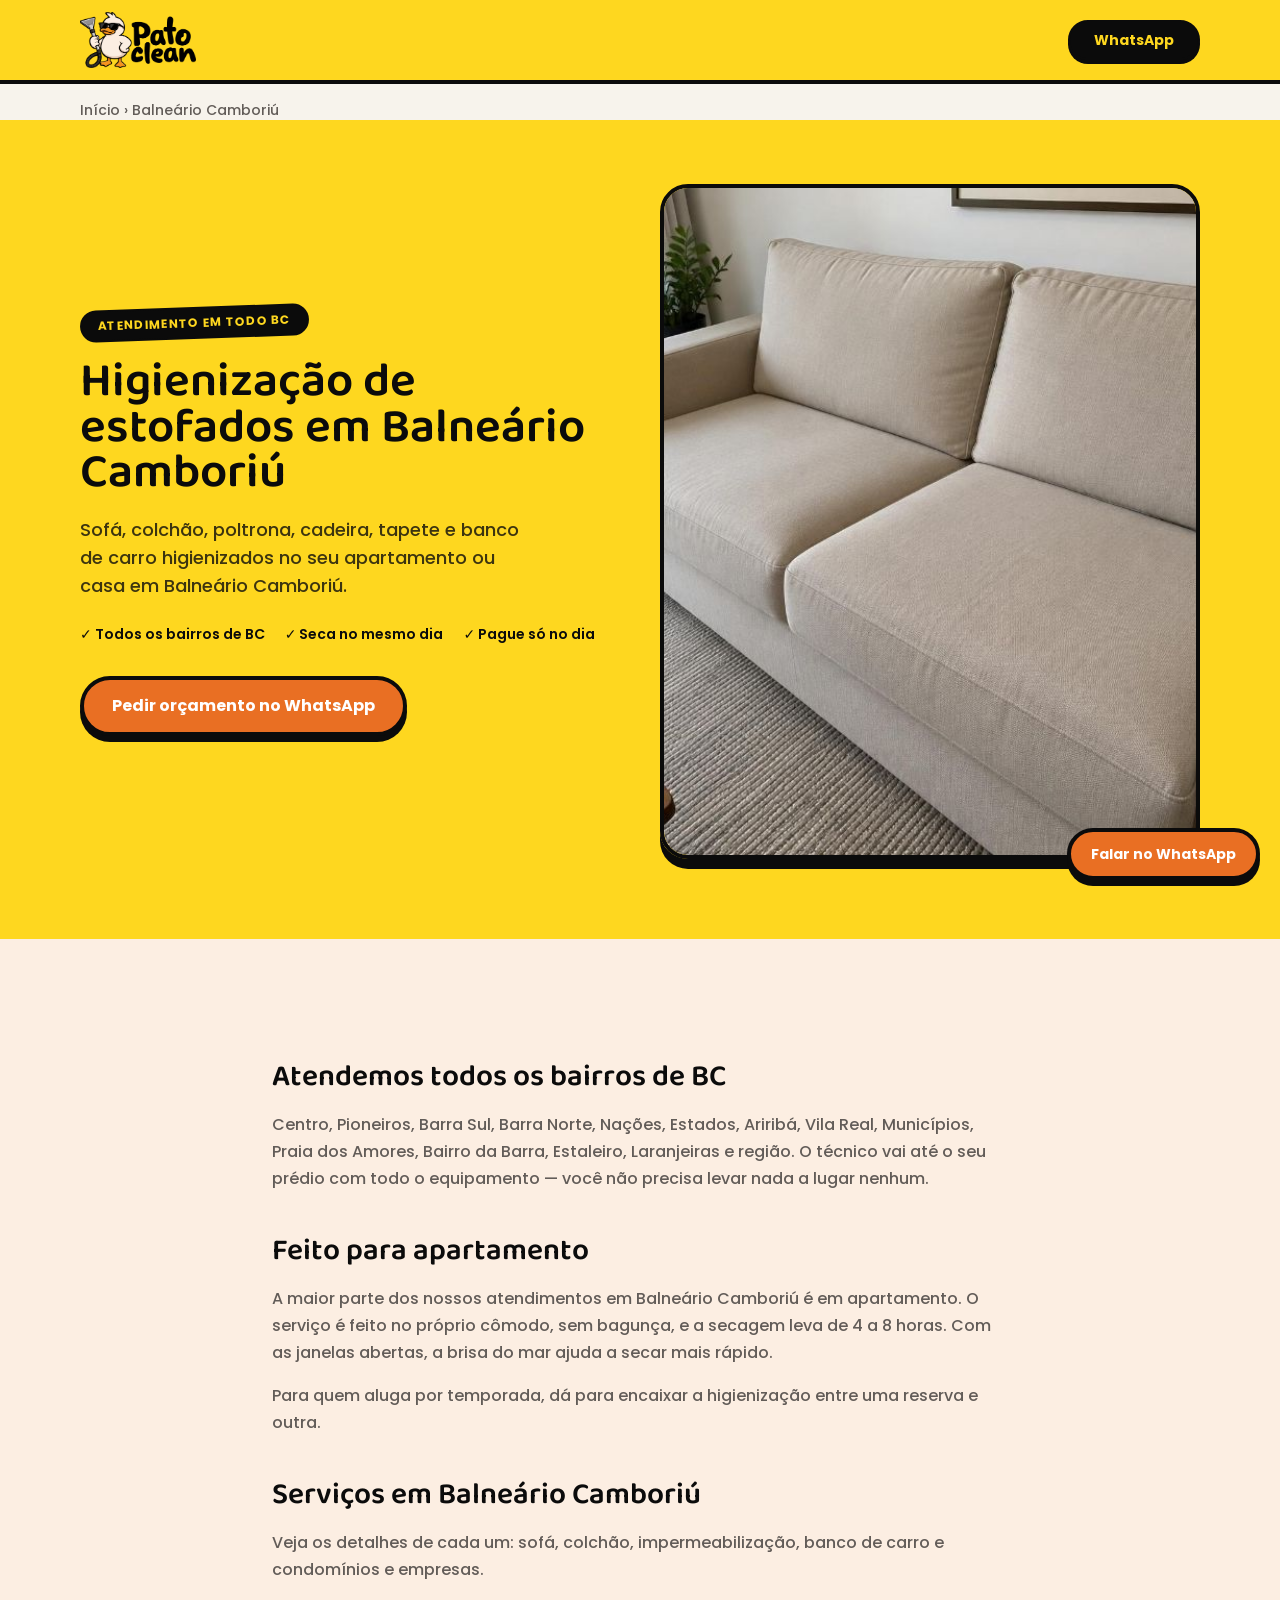
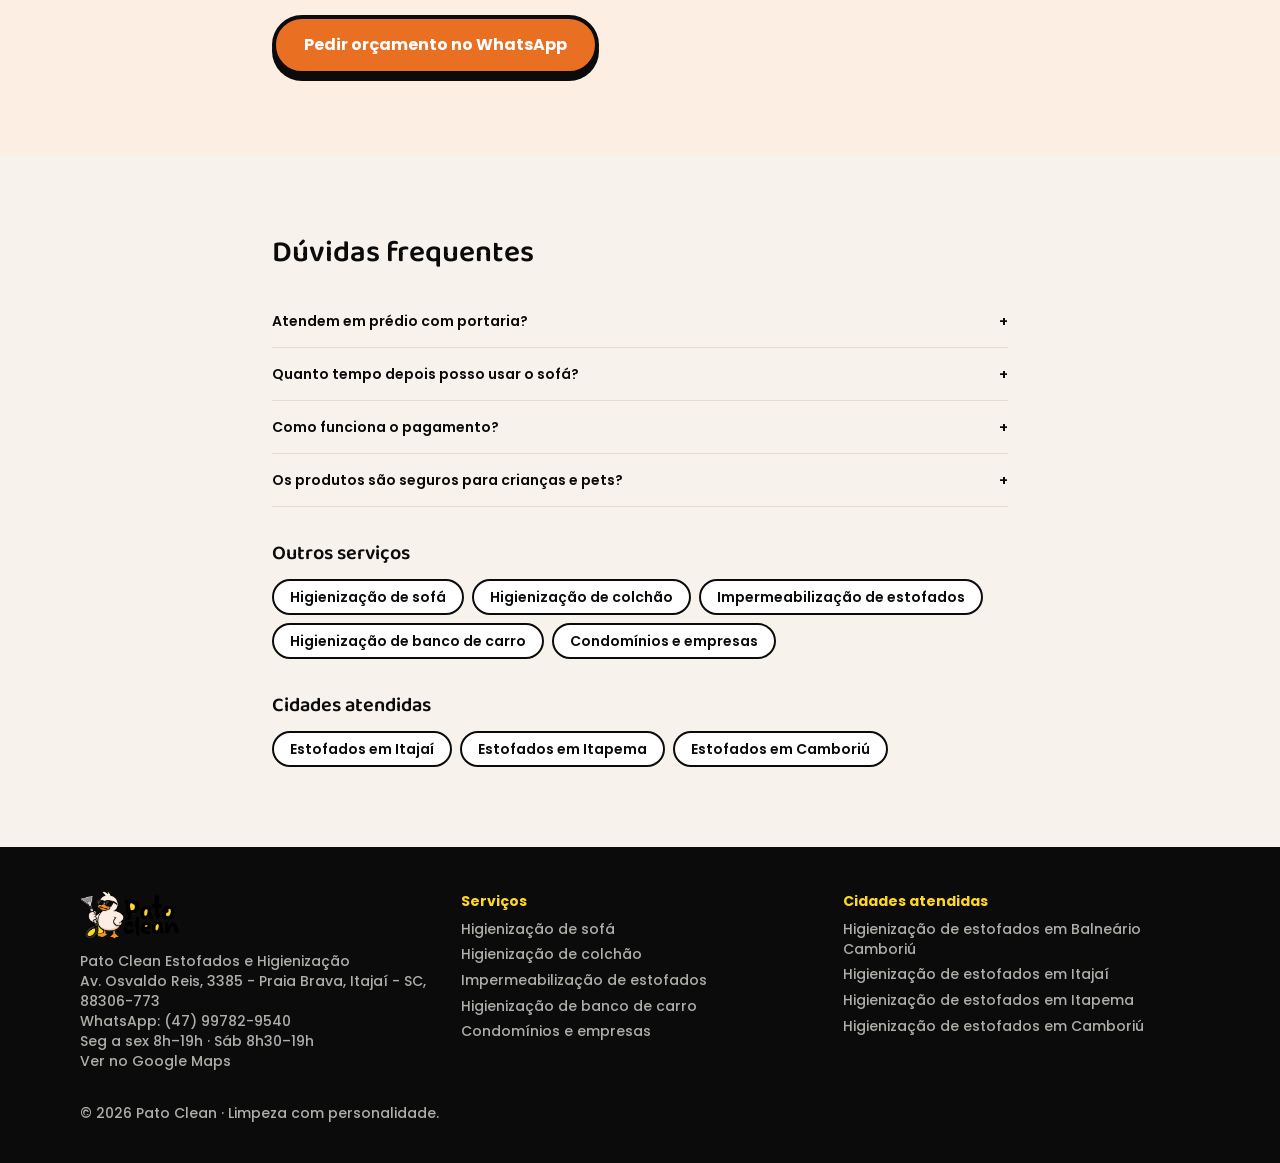
<file: higienizacao-de-estofados-balneario-camboriu.html>
<!DOCTYPE html>
<html lang="pt-BR"><head><meta charset="utf-8"><meta name="viewport" content="width=device-width, initial-scale=1"><link rel="preload" as="image" href="/site-assets/6e965fe93423448b.png"><link rel="stylesheet" href="/assets/styles-BcpAY3Om.css" data-precedence="default"><script src="https://www.googletagmanager.com/gtag/js?id=AW-18436557438" async=""></script><title>Higienização de Estofados em Balneário Camboriú | Pato</title><meta name="description" content="Higienização de sofá, colchão, poltrona e banco de carro a domicílio em Balneário Camboriú: Centro, Pioneiros, Barra Sul e todos os bairros. Seca no mesmo dia."><meta property="og:title" content="Higienização de Estofados em Balneário Camboriú | Pato"><meta property="og:description" content="Higienização de sofá, colchão, poltrona e banco de carro a domicílio em Balneário Camboriú: Centro, Pioneiros, Barra Sul e todos os bairros. Seca no mesmo dia."><meta property="og:type" content="website"><meta name="twitter:card" content="summary_large_image"><link rel="icon" href="/favicon.ico" sizes="any"><link rel="icon" type="image/png" sizes="32x32" href="/favicon-32.png"><link rel="icon" type="image/png" sizes="192x192" href="/favicon-192.png"><link rel="manifest" href="/site.webmanifest"><script>window.dataLayer = window.dataLayer || [];function gtag(){dataLayer.push(arguments);}gtag('js', new Date());gtag('config', 'AW-18436557438');</script><script>function gtag_report_conversion(url){var callback=function(){if(typeof(url)!='undefined'){window.location=url;}};gtag('event','conversion',{'send_to':'AW-18436557438/QHtwCM_JnJ0dEP6UntdE','event_callback':callback});return false;}</script><meta name="twitter:title" content="Higienização de Estofados em Balneário Camboriú | Pato"><meta name="twitter:description" content="Higienização de sofá, colchão, poltrona e banco de carro a domicílio em Balneário Camboriú: Centro, Pioneiros, Barra Sul e todos os bairros. Seca no mesmo dia."><meta property="og:image" content="https://www.patocleanestofados.com/og-image.jpg"><meta name="twitter:image" content="https://www.patocleanestofados.com/og-image.jpg"><script src="/script.js" defer=""></script><meta name="robots" content="index, follow, max-image-preview:large"><meta name="theme-color" content="#fed71f"><meta name="geo.region" content="BR-SC"><meta name="geo.placename" content="Balneário Camboriú"><meta property="og:site_name" content="Pato Clean"><meta property="og:locale" content="pt_BR"><meta property="og:url" content="https://www.patocleanestofados.com/higienizacao-de-estofados-balneario-camboriu"><meta property="og:image:width" content="1200"><meta property="og:image:height" content="630"><meta property="og:image:alt" content="Técnico da Pato Clean higienizando um sofá"><link rel="canonical" href="https://www.patocleanestofados.com/higienizacao-de-estofados-balneario-camboriu"><link rel="apple-touch-icon" href="/apple-touch-icon.png"><script type="application/ld+json">{"@context":"https://schema.org","@graph":[{"@type":"Service","@id":"https://www.patocleanestofados.com/higienizacao-de-estofados-balneario-camboriu#servico","name":"Higienização de estofados em Balneário Camboriú","serviceType":"Higienização de estofados em Balneário Camboriú","provider":{"@type":"LocalBusiness","@id":"https://www.patocleanestofados.com/#empresa","name":"Pato Clean","telephone":"+55-47-99782-9540","url":"https://www.patocleanestofados.com/","address":{"@type":"PostalAddress","streetAddress":"Av. Osvaldo Reis, 3385 - Praia Brava","addressLocality":"Itajaí","addressRegion":"SC","postalCode":"88306-773","addressCountry":"BR"}},"areaServed":[{"@type":"City","name":"Balneário Camboriú"}],"url":"https://www.patocleanestofados.com/higienizacao-de-estofados-balneario-camboriu","description":"Higienização de sofá, colchão, poltrona e banco de carro a domicílio em Balneário Camboriú: Centro, Pioneiros, Barra Sul e todos os bairros. Seca no mesmo dia."},{"@type":"FAQPage","mainEntity":[{"@type":"Question","name":"Atendem em prédio com portaria?","acceptedAnswer":{"@type":"Answer","text":"Sim. É só avisar a portaria do horário marcado. O técnico sobe com o equipamento até o apartamento."}},{"@type":"Question","name":"Quanto tempo depois posso usar o sofá?","acceptedAnswer":{"@type":"Answer","text":"De 4 a 8 horas, dependendo do tecido e da ventilação. Na maioria dos casos já dá para usar à noite."}},{"@type":"Question","name":"Como funciona o pagamento?","acceptedAnswer":{"@type":"Answer","text":"Você só paga no dia, depois do serviço feito. As formas de pagamento são combinadas pelo WhatsApp na hora do orçamento."}},{"@type":"Question","name":"Os produtos são seguros para crianças e pets?","acceptedAnswer":{"@type":"Answer","text":"Sim. Usamos produtos homologados pela ANVISA, hipoalergênicos e biodegradáveis, seguros para crianças, pets e pessoas com alergia."}}]},{"@type":"BreadcrumbList","itemListElement":[{"@type":"ListItem","position":1,"name":"Início","item":"https://www.patocleanestofados.com/"},{"@type":"ListItem","position":2,"name":"Balneário Camboriú","item":"https://www.patocleanestofados.com/higienizacao-de-estofados-balneario-camboriu"}]}]}</script><link rel="stylesheet" href="/seo-pages.css"></head><body><!--$--><style>img, video { max-width: none; }

@layer properties {
  @supports (((-webkit-hyphens:none)) and (not (margin-trim:inline))) or ((-moz-orient:inline) and (not (color:rgb(from red r g b)))) {
  *, ::before, ::after, ::backdrop { --tw-translate-x: 0; --tw-translate-y: 0; --tw-translate-z: 0; --tw-rotate-x: initial; --tw-rotate-y: initial; --tw-rotate-z: initial; --tw-skew-x: initial; --tw-skew-y: initial; --tw-space-y-reverse: 0; --tw-space-x-reverse: 0; --tw-border-style: solid; --tw-leading: initial; --tw-font-weight: initial; --tw-tracking: initial; --tw-ordinal: initial; --tw-slashed-zero: initial; --tw-numeric-figure: initial; --tw-numeric-spacing: initial; --tw-numeric-fraction: initial; --tw-shadow: 0 0 #0000; --tw-shadow-color: initial; --tw-shadow-alpha: 100%; --tw-inset-shadow: 0 0 #0000; --tw-inset-shadow-color: initial; --tw-inset-shadow-alpha: 100%; --tw-ring-color: initial; --tw-ring-shadow: 0 0 #0000; --tw-inset-ring-color: initial; --tw-inset-ring-shadow: 0 0 #0000; --tw-ring-inset: initial; --tw-ring-offset-width: 0px; --tw-ring-offset-color: #fff; --tw-ring-offset-shadow: 0 0 #0000; --tw-outline-style: solid; --tw-blur: initial; --tw-brightness: initial; --tw-contrast: initial; --tw-grayscale: initial; --tw-hue-rotate: initial; --tw-invert: initial; --tw-opacity: initial; --tw-saturate: initial; --tw-sepia: initial; --tw-drop-shadow: initial; --tw-drop-shadow-color: initial; --tw-drop-shadow-alpha: 100%; --tw-drop-shadow-size: initial; --tw-duration: initial; --tw-ease: initial; --tw-content: ""; --tw-animation-delay: 0s; --tw-animation-direction: normal; --tw-animation-duration: initial; --tw-animation-fill-mode: none; --tw-animation-iteration-count: 1; --tw-enter-blur: 0; --tw-enter-opacity: 1; --tw-enter-rotate: 0; --tw-enter-scale: 1; --tw-enter-translate-x: 0; --tw-enter-translate-y: 0; --tw-exit-blur: 0; --tw-exit-opacity: 1; --tw-exit-rotate: 0; --tw-exit-scale: 1; --tw-exit-translate-x: 0; --tw-exit-translate-y: 0; }
}
}
@layer theme {
  :root, :host { --font-sans: var(--font-sans); --font-mono: ui-monospace, SFMono-Regular, Menlo, Monaco, Consolas, "Liberation Mono", "Courier New", monospace; --color-black: #000; --spacing: .25rem; --container-sm: 24rem; --container-md: 28rem; --container-lg: 32rem; --container-3xl: 48rem; --container-6xl: 72rem; --text-xs: .75rem; --text-xs--line-height: calc(1 / .75); --text-sm: .875rem; --text-sm--line-height: calc(1.25 / .875); --text-base: 1rem; --text-base--line-height: calc(1.5 / 1); --text-lg: 1.125rem; --text-lg--line-height: calc(1.75 / 1.125); --text-xl: 1.25rem; --text-xl--line-height: calc(1.75 / 1.25); --text-3xl: 1.875rem; --text-3xl--line-height: calc(2.25 / 1.875); --text-4xl: 2.25rem; --text-4xl--line-height: calc(2.5 / 2.25); --text-5xl: 3rem; --text-5xl--line-height: 1; --text-6xl: 3.75rem; --text-6xl--line-height: 1; --text-7xl: 4.5rem; --text-7xl--line-height: 1; --font-weight-normal: 400; --font-weight-medium: 500; --font-weight-semibold: 600; --font-weight-bold: 700; --tracking-tight: -.025em; --tracking-wide: .025em; --tracking-widest: .1em; --leading-relaxed: 1.625; --drop-shadow-xl: 0 9px 7px #0000001a; --ease-in-out: cubic-bezier(.4, 0, .2, 1); --animate-pulse: pulse 2s cubic-bezier(.4, 0, .6, 1) infinite; --aspect-video: 16 / 9; --default-transition-duration: .15s; --default-transition-timing-function: cubic-bezier(.4, 0, .2, 1); --default-font-family: var(--font-sans); --default-mono-font-family: var(--font-mono); --color-background: var(--background); --color-foreground: var(--foreground); --color-border: var(--border); --font-display: var(--font-display); }
}
@layer base {
  *, ::after, ::before, ::backdrop { box-sizing: border-box; border: 0px solid; margin: 0px; padding: 0px; }
  ::file-selector-button { box-sizing: border-box; border: 0px solid; margin: 0px; padding: 0px; }
  html, :host { text-size-adjust: 100%; tab-size: 4; line-height: 1.5; font-family: var(--default-font-family,-apple-system, BlinkMacSystemFont, "Segoe UI", Roboto, "Helvetica Neue", "Noto Sans", Arial, sans-serif, "Apple Color Emoji", "Segoe UI Emoji", "Segoe UI Symbol", "Noto Color Emoji"); font-feature-settings: var(--default-font-feature-settings,normal); font-variation-settings: var(--default-font-variation-settings,normal); -webkit-tap-highlight-color: transparent; }
  hr { height: 0px; color: inherit; border-top-width: 1px; }
  abbr:where([title]) { text-decoration: underline dotted; }
  h1, h2, h3, h4, h5, h6 { font-size: inherit; font-weight: inherit; }
  a { color: inherit; text-decoration: inherit; }
  b, strong { font-weight: bolder; }
  code, kbd, samp, pre { font-family: var(--default-mono-font-family,ui-monospace, SFMono-Regular, Menlo, Monaco, Consolas, "Liberation Mono", "Courier New", monospace); font-feature-settings: var(--default-mono-font-feature-settings,normal); font-variation-settings: var(--default-mono-font-variation-settings,normal); font-size: 1em; }
  small { font-size: 80%; }
  sub, sup { vertical-align: baseline; font-size: 75%; line-height: 0; position: relative; }
  sub { bottom: -0.25em; }
  sup { top: -0.5em; }
  table { text-indent: 0px; border-color: inherit; border-collapse: collapse; }
  progress { vertical-align: baseline; }
  summary { display: list-item; }
  ol, ul, menu { list-style: none; }
  img, svg, video, canvas, audio, iframe, embed, object { vertical-align: middle; display: block; }
  img, video { max-width: 100%; height: auto; }
  button, input, select, optgroup, textarea { font: inherit; letter-spacing: inherit; color: inherit; opacity: 1; background-color: rgba(0, 0, 0, 0); border-radius: 0px; }
  ::file-selector-button { font: inherit; letter-spacing: inherit; color: inherit; opacity: 1; background-color: rgba(0, 0, 0, 0); border-radius: 0px; }
  :where(select:is([multiple], [size])) optgroup { font-weight: bolder; }
  :where(select:is([multiple], [size])) optgroup option { padding-inline-start: 20px; }
  ::file-selector-button { margin-inline-end: 4px; }
  ::placeholder { opacity: 1; }
  @supports (not ((-webkit-appearance:-apple-pay-button))) or (contain-intrinsic-size:1px) {
  ::placeholder { color: currentcolor; }
  @supports (color:color-mix(in lab, red, red)) {
  ::placeholder { color: color-mix(currentcolor, transparent); }
}
}
  textarea { resize: vertical; }
  ::-webkit-search-decoration { appearance: none; }
  ::-webkit-date-and-time-value { min-height: 1lh; text-align: inherit; }
  ::-webkit-datetime-edit { display: inline-flex; }
  ::-webkit-datetime-edit-fields-wrapper { padding: 0px; }
  ::-webkit-datetime-edit { padding-block: 0px; }
  ::-webkit-datetime-edit-year-field { padding-block: 0px; }
  ::-webkit-datetime-edit-month-field { padding-block: 0px; }
  ::-webkit-datetime-edit-day-field { padding-block: 0px; }
  ::-webkit-datetime-edit-hour-field { padding-block: 0px; }
  ::-webkit-datetime-edit-minute-field { padding-block: 0px; }
  ::-webkit-datetime-edit-second-field { padding-block: 0px; }
  ::-webkit-datetime-edit-millisecond-field { padding-block: 0px; }
  ::-webkit-datetime-edit-meridiem-field { padding-block: 0px; }
  ::-webkit-calendar-picker-indicator { line-height: 1; }
  button, input:where([type="button"], [type="reset"], [type="submit"]) { appearance: button; }
  ::file-selector-button { appearance: button; }
  ::-webkit-inner-spin-button { height: auto; }
  ::-webkit-outer-spin-button { height: auto; }
  [hidden]:where(:not([hidden="until-found"])) { display: none !important; }
  * { border-color: var(--color-border); }
  body { background-color: var(--color-background); color: var(--color-foreground); font-family: var(--font-sans); }
  h1, h2, h3, .font-display { font-family: var(--font-display); }
}
@layer components;
@layer utilities {
  .pointer-events-none { pointer-events: none; }
  .invisible { visibility: hidden; }
  .sr-only { clip-path: inset(50%); white-space: nowrap; border-width: 0px; width: 1px; height: 1px; margin: -1px; padding: 0px; position: absolute; overflow: hidden; }
  .absolute { position: absolute; }
  .fixed { position: fixed; }
  .relative { position: relative; }
  .sticky { position: sticky; }
  .inset-0 { inset: 0px; }
  .inset-x-0 { inset-inline: 0px; }
  .inset-y-0 { inset-block: 0px; }
  .-top-12 { top: calc(var(--spacing) * -12); }
  .top-0 { top: 0px; }
  .top-1\.5 { top: calc(var(--spacing) * 1.5); }
  .top-1\/2 { top: 50%; }
  .top-3\.5 { top: calc(var(--spacing) * 3.5); }
  .top-4 { top: calc(var(--spacing) * 4); }
  .top-\[1px\] { top: 1px; }
  .top-\[50\%\] { top: 50%; }
  .top-\[60\%\] { top: 60%; }
  .top-full { top: 100%; }
  .-right-12 { right: calc(var(--spacing) * -12); }
  .right-0 { right: 0px; }
  .right-1 { right: var(--spacing); }
  .right-2 { right: calc(var(--spacing) * 2); }
  .right-3 { right: calc(var(--spacing) * 3); }
  .right-4 { right: calc(var(--spacing) * 4); }
  .right-5 { right: calc(var(--spacing) * 5); }
  .-bottom-6 { bottom: calc(var(--spacing) * -6); }
  .-bottom-12 { bottom: calc(var(--spacing) * -12); }
  .bottom-0 { bottom: 0px; }
  .bottom-5 { bottom: calc(var(--spacing) * 5); }
  .-left-8 { left: calc(var(--spacing) * -8); }
  .-left-12 { left: calc(var(--spacing) * -12); }
  .left-0 { left: 0px; }
  .left-1\/2 { left: 50%; }
  .left-2 { left: calc(var(--spacing) * 2); }
  .left-\[50\%\] { left: 50%; }
  .z-10 { z-index: 10; }
  .z-20 { z-index: 20; }
  .z-40 { z-index: 40; }
  .z-50 { z-index: 50; }
  .z-\[1\] { z-index: 1; }
  .-mx-1 { margin-inline: calc(var(--spacing) * -1); }
  .mx-2 { margin-inline: calc(var(--spacing) * 2); }
  .mx-3\.5 { margin-inline: calc(var(--spacing) * 3.5); }
  .mx-auto { margin-inline: auto; }
  .my-0\.5 { margin-block: calc(var(--spacing) * .5); }
  .my-1 { margin-block: var(--spacing); }
  .-mt-4 { margin-top: calc(var(--spacing) * -4); }
  .mt-1 { margin-top: var(--spacing); }
  .mt-1\.5 { margin-top: calc(var(--spacing) * 1.5); }
  .mt-2 { margin-top: calc(var(--spacing) * 2); }
  .mt-3 { margin-top: calc(var(--spacing) * 3); }
  .mt-4 { margin-top: calc(var(--spacing) * 4); }
  .mt-5 { margin-top: calc(var(--spacing) * 5); }
  .mt-6 { margin-top: calc(var(--spacing) * 6); }
  .mt-8 { margin-top: calc(var(--spacing) * 8); }
  .mt-10 { margin-top: calc(var(--spacing) * 10); }
  .mt-24 { margin-top: calc(var(--spacing) * 24); }
  .mt-auto { margin-top: auto; }
  .mr-2 { margin-right: calc(var(--spacing) * 2); }
  .mb-1 { margin-bottom: var(--spacing); }
  .-ml-4 { margin-left: calc(var(--spacing) * -4); }
  .ml-1 { margin-left: var(--spacing); }
  .ml-auto { margin-left: auto; }
  .block { display: block; }
  .flex { display: flex; }
  .grid { display: grid; }
  .hidden { display: none; }
  .inline-block { display: inline-block; }
  .inline-flex { display: inline-flex; }
  .table { display: table; }
  .aspect-\[4\/5\] { aspect-ratio: 4 / 5; }
  .aspect-square { aspect-ratio: 1 / 1; }
  .aspect-video { aspect-ratio: var(--aspect-video); }
  .size-\(--cell-size\) { width: var(--cell-size); height: var(--cell-size); }
  .size-4 { width: calc(var(--spacing) * 4); height: calc(var(--spacing) * 4); }
  .h-\(--cell-size\) { height: var(--cell-size); }
  .h-1\.5 { height: calc(var(--spacing) * 1.5); }
  .h-2 { height: calc(var(--spacing) * 2); }
  .h-2\.5 { height: calc(var(--spacing) * 2.5); }
  .h-3 { height: calc(var(--spacing) * 3); }
  .h-3\.5 { height: calc(var(--spacing) * 3.5); }
  .h-4 { height: calc(var(--spacing) * 4); }
  .h-5 { height: calc(var(--spacing) * 5); }
  .h-7 { height: calc(var(--spacing) * 7); }
  .h-8 { height: calc(var(--spacing) * 8); }
  .h-9 { height: calc(var(--spacing) * 9); }
  .h-10 { height: calc(var(--spacing) * 10); }
  .h-11 { height: calc(var(--spacing) * 11); }
  .h-12 { height: calc(var(--spacing) * 12); }
  .h-\[1px\] { height: 1px; }
  .h-\[var\(--radix-navigation-menu-viewport-height\)\] { height: var(--radix-navigation-menu-viewport-height); }
  .h-\[var\(--radix-select-trigger-height\)\] { height: var(--radix-select-trigger-height); }
  .h-auto { height: auto; }
  .h-full { height: 100%; }
  .h-px { height: 1px; }
  .h-svh { height: 100svh; }
  .max-h-\(--radix-context-menu-content-available-height\) { max-height: var(--radix-context-menu-content-available-height); }
  .max-h-\(--radix-select-content-available-height\) { max-height: var(--radix-select-content-available-height); }
  .max-h-\[300px\] { max-height: 300px; }
  .max-h-\[var\(--radix-dropdown-menu-content-available-height\)\] { max-height: var(--radix-dropdown-menu-content-available-height); }
  .min-h-0 { min-height: 0px; }
  .min-h-\[60px\] { min-height: 60px; }
  .min-h-screen { min-height: 100vh; }
  .min-h-svh { min-height: 100svh; }
  .w-\(--cell-size\) { width: var(--cell-size); }
  .w-\(--sidebar-width\) { width: var(--sidebar-width); }
  .w-0 { width: 0px; }
  .w-1 { width: var(--spacing); }
  .w-2 { width: calc(var(--spacing) * 2); }
  .w-2\.5 { width: calc(var(--spacing) * 2.5); }
  .w-3 { width: calc(var(--spacing) * 3); }
  .w-3\.5 { width: calc(var(--spacing) * 3.5); }
  .w-3\/4 { width: 75%; }
  .w-4 { width: calc(var(--spacing) * 4); }
  .w-5 { width: calc(var(--spacing) * 5); }
  .w-7 { width: calc(var(--spacing) * 7); }
  .w-8 { width: calc(var(--spacing) * 8); }
  .w-9 { width: calc(var(--spacing) * 9); }
  .w-10 { width: calc(var(--spacing) * 10); }
  .w-28 { width: calc(var(--spacing) * 28); }
  .w-40 { width: calc(var(--spacing) * 40); }
  .w-64 { width: calc(var(--spacing) * 64); }
  .w-72 { width: calc(var(--spacing) * 72); }
  .w-\[1px\] { width: 1px; }
  .w-\[100px\] { width: 100px; }
  .w-auto { width: auto; }
  .w-fit { width: fit-content; }
  .w-full { width: 100%; }
  .w-max { width: max-content; }
  .w-px { width: 1px; }
  .max-w-\(--skeleton-width\) { max-width: var(--skeleton-width); }
  .max-w-3xl { max-width: var(--container-3xl); }
  .max-w-6xl { max-width: var(--container-6xl); }
  .max-w-lg { max-width: var(--container-lg); }
  .max-w-max { max-width: max-content; }
  .max-w-md { max-width: var(--container-md); }
  .min-w-\(--cell-size\) { min-width: var(--cell-size); }
  .min-w-0 { min-width: 0px; }
  .min-w-5 { min-width: calc(var(--spacing) * 5); }
  .min-w-8 { min-width: calc(var(--spacing) * 8); }
  .min-w-9 { min-width: calc(var(--spacing) * 9); }
  .min-w-10 { min-width: calc(var(--spacing) * 10); }
  .min-w-\[8rem\] { min-width: 8rem; }
  .min-w-\[12rem\] { min-width: 12rem; }
  .min-w-\[var\(--radix-select-trigger-width\)\] { min-width: var(--radix-select-trigger-width); }
  .flex-1 { flex: 1 1 0%; }
  .shrink-0 { flex-shrink: 0; }
  .grow { flex-grow: 1; }
  .grow-0 { flex-grow: 0; }
  .basis-full { flex-basis: 100%; }
  .caption-bottom { caption-side: bottom; }
  .border-collapse { border-collapse: collapse; }
  .origin-\(--radix-context-menu-content-transform-origin\) { transform-origin: var(--radix-context-menu-content-transform-origin); }
  .origin-\(--radix-dropdown-menu-content-transform-origin\) { transform-origin: var(--radix-dropdown-menu-content-transform-origin); }
  .origin-\(--radix-hover-card-content-transform-origin\) { transform-origin: var(--radix-hover-card-content-transform-origin); }
  .origin-\(--radix-menubar-content-transform-origin\) { transform-origin: var(--radix-menubar-content-transform-origin); }
  .origin-\(--radix-popover-content-transform-origin\) { transform-origin: var(--radix-popover-content-transform-origin); }
  .origin-\(--radix-select-content-transform-origin\) { transform-origin: var(--radix-select-content-transform-origin); }
  .origin-\(--radix-tooltip-content-transform-origin\) { transform-origin: var(--radix-tooltip-content-transform-origin); }
  .-translate-x-1\/2 { --tw-translate-x: calc(calc(1 / 2 * 100%) * -1); translate: var(--tw-translate-x) var(--tw-translate-y); }
  .-translate-x-px { --tw-translate-x: -1px; translate: var(--tw-translate-x) var(--tw-translate-y); }
  .translate-x-\[-50\%\] { --tw-translate-x: -50%; translate: var(--tw-translate-x) var(--tw-translate-y); }
  .translate-x-px { --tw-translate-x: 1px; translate: var(--tw-translate-x) var(--tw-translate-y); }
  .-translate-y-1\/2 { --tw-translate-y: calc(calc(1 / 2 * 100%) * -1); translate: var(--tw-translate-x) var(--tw-translate-y); }
  .translate-y-\[-50\%\] { --tw-translate-y: -50%; translate: var(--tw-translate-x) var(--tw-translate-y); }
  .-rotate-2 { rotate: -2deg; }
  .rotate-45 { rotate: 45deg; }
  .rotate-90 { rotate: 90deg; }
  .transform { transform: var(--tw-rotate-x,) var(--tw-rotate-y,) var(--tw-rotate-z,) var(--tw-skew-x,) var(--tw-skew-y,); }
  .animate-caret-blink { animation: 1.25s ease-out 0s infinite normal none running caret-blink; }
  .animate-in { animation: enter var(--tw-animation-duration,var(--tw-duration,.15s))var(--tw-ease,ease)var(--tw-animation-delay,0s)var(--tw-animation-iteration-count,1)var(--tw-animation-direction,normal)var(--tw-animation-fill-mode,none); }
  .animate-pulse { animation: var(--animate-pulse); }
  .cursor-default { cursor: default; }
  .cursor-pointer { cursor: pointer; }
  .touch-none { touch-action: none; }
  .list-none { list-style-type: none; }
  .grid-cols-2 { grid-template-columns: repeat(2, minmax(0px, 1fr)); }
  .flex-col { flex-direction: column; }
  .flex-col-reverse { flex-direction: column-reverse; }
  .flex-row { flex-direction: row; }
  .flex-wrap { flex-wrap: wrap; }
  .place-content-center { place-content: center; }
  .items-center { align-items: center; }
  .items-end { align-items: flex-end; }
  .items-start { align-items: flex-start; }
  .items-stretch { align-items: stretch; }
  .justify-between { justify-content: space-between; }
  .justify-center { justify-content: center; }
  .gap-1 { gap: var(--spacing); }
  .gap-1\.5 { gap: calc(var(--spacing) * 1.5); }
  .gap-2 { gap: calc(var(--spacing) * 2); }
  .gap-3 { gap: calc(var(--spacing) * 3); }
  .gap-4 { gap: calc(var(--spacing) * 4); }
  .gap-6 { gap: calc(var(--spacing) * 6); }
  .gap-8 { gap: calc(var(--spacing) * 8); }
  .gap-10 { gap: calc(var(--spacing) * 10); }
  :where(.space-y-1\.5 > :not(:last-child)) { --tw-space-y-reverse: 0; margin-block-start: calc(calc(var(--spacing) * 1.5) * var(--tw-space-y-reverse)); margin-block-end: calc(calc(var(--spacing) * 1.5) * calc(1 - var(--tw-space-y-reverse))); }
  :where(.space-y-2 > :not(:last-child)) { --tw-space-y-reverse: 0; margin-block-start: calc(calc(var(--spacing) * 2) * var(--tw-space-y-reverse)); margin-block-end: calc(calc(var(--spacing) * 2) * calc(1 - var(--tw-space-y-reverse))); }
  .gap-x-5 { column-gap: calc(var(--spacing) * 5); }
  :where(.space-x-1 > :not(:last-child)) { --tw-space-x-reverse: 0; margin-inline-start: calc(var(--spacing) * var(--tw-space-x-reverse)); margin-inline-end: calc(var(--spacing) * calc(1 - var(--tw-space-x-reverse))); }
  .gap-y-2 { row-gap: calc(var(--spacing) * 2); }
  .overflow-auto { overflow: auto; }
  .overflow-hidden { overflow: hidden; }
  .overflow-x-hidden { overflow-x: hidden; }
  .overflow-y-auto { overflow-y: auto; }
  .rounded-2xl { border-radius: calc(var(--radius) + 8px); }
  .rounded-3xl { border-radius: calc(var(--radius) + 12px); }
  .rounded-\[2px\] { border-radius: 2px; }
  .rounded-\[inherit\] { border-radius: inherit; }
  .rounded-full { border-radius: 2.14748e+09px; }
  .rounded-lg { border-radius: var(--radius); }
  .rounded-md { border-radius: calc(var(--radius) - 2px); }
  .rounded-none { border-radius: 0px; }
  .rounded-sm { border-radius: calc(var(--radius) - 4px); }
  .rounded-xl { border-radius: calc(var(--radius) + 4px); }
  .rounded-t-\[10px\] { border-top-left-radius: 10px; border-top-right-radius: 10px; }
  .rounded-l-md { border-top-left-radius: calc(var(--radius) - 2px); border-bottom-left-radius: calc(var(--radius) - 2px); }
  .rounded-tl-sm { border-top-left-radius: calc(var(--radius) - 4px); }
  .rounded-r-md { border-top-right-radius: calc(var(--radius) - 2px); border-bottom-right-radius: calc(var(--radius) - 2px); }
  .border { border-style: var(--tw-border-style); border-width: 1px; }
  .border-2 { border-style: var(--tw-border-style); border-width: 2px; }
  .border-4 { border-style: var(--tw-border-style); border-width: 4px; }
  .border-\[1\.5px\] { border-style: var(--tw-border-style); border-width: 1.5px; }
  .border-y { border-block-style: var(--tw-border-style); border-block-width: 1px; }
  .border-t { border-top-style: var(--tw-border-style); border-top-width: 1px; }
  .border-t-4 { border-top-style: var(--tw-border-style); border-top-width: 4px; }
  .border-r { border-right-style: var(--tw-border-style); border-right-width: 1px; }
  .border-b { border-bottom-style: var(--tw-border-style); border-bottom-width: 1px; }
  .border-b-4 { border-bottom-style: var(--tw-border-style); border-bottom-width: 4px; }
  .border-l { border-left-style: var(--tw-border-style); border-left-width: 1px; }
  .border-dashed { --tw-border-style: dashed; border-style: dashed; }
  .border-\(--color-border\) { border-color: var(--color-border); }
  .border-border\/50 { border-color: var(--border); }
  @supports (color:color-mix(in lab, red, red)) {
  .border-border\/50 { border-color: color-mix(in oklab, var(--border) 50%, transparent); }
}
  .border-destructive\/50 { border-color: var(--destructive); }
  @supports (color:color-mix(in lab, red, red)) {
  .border-destructive\/50 { border-color: color-mix(in oklab, var(--destructive) 50%, transparent); }
}
  .border-ink { border-color: var(--ink); }
  .border-input { border-color: var(--input); }
  .border-primary, .border-primary\/50 { border-color: var(--primary); }
  @supports (color:color-mix(in lab, red, red)) {
  .border-primary\/50 { border-color: color-mix(in oklab, var(--primary) 50%, transparent); }
}
  .border-sidebar-border { border-color: var(--sidebar-border); }
  .border-transparent { border-color: rgba(0, 0, 0, 0); }
  .border-t-transparent { border-top-color: rgba(0, 0, 0, 0); }
  .border-l-transparent { border-left-color: rgba(0, 0, 0, 0); }
  .bg-\(--color-bg\) { background-color: var(--color-bg); }
  .bg-accent { background-color: var(--accent); }
  .bg-background { background-color: var(--background); }
  .bg-black\/80 { background-color: rgba(0, 0, 0, 0.8); }
  @supports (color:color-mix(in lab, red, red)) {
  .bg-black\/80 { background-color: color-mix(in oklab, var(--color-black) 80%, transparent); }
}
  .bg-border { background-color: var(--border); }
  .bg-card { background-color: var(--card); }
  .bg-cream { background-color: var(--cream); }
  .bg-destructive { background-color: var(--destructive); }
  .bg-foreground { background-color: var(--foreground); }
  .bg-ink { background-color: var(--ink); }
  .bg-muted, .bg-muted\/50 { background-color: var(--muted); }
  @supports (color:color-mix(in lab, red, red)) {
  .bg-muted\/50 { background-color: color-mix(in oklab, var(--muted) 50%, transparent); }
}
  .bg-popover { background-color: var(--popover); }
  .bg-primary, .bg-primary\/10 { background-color: var(--primary); }
  @supports (color:color-mix(in lab, red, red)) {
  .bg-primary\/10 { background-color: color-mix(in oklab, var(--primary) 10%, transparent); }
}
  .bg-primary\/20 { background-color: var(--primary); }
  @supports (color:color-mix(in lab, red, red)) {
  .bg-primary\/20 { background-color: color-mix(in oklab, var(--primary) 20%, transparent); }
}
  .bg-secondary { background-color: var(--secondary); }
  .bg-sidebar { background-color: var(--sidebar); }
  .bg-sidebar-border { background-color: var(--sidebar-border); }
  .bg-transparent { background-color: rgba(0, 0, 0, 0); }
  .fill-current { fill: currentcolor; }
  .fill-primary { fill: var(--primary); }
  .object-cover { object-fit: cover; }
  .p-0 { padding: 0px; }
  .p-1 { padding: var(--spacing); }
  .p-2 { padding: calc(var(--spacing) * 2); }
  .p-3 { padding: calc(var(--spacing) * 3); }
  .p-4 { padding: calc(var(--spacing) * 4); }
  .p-6 { padding: calc(var(--spacing) * 6); }
  .p-\[1px\] { padding: 1px; }
  .px-\(--cell-size\) { padding-inline: var(--cell-size); }
  .px-1 { padding-inline: var(--spacing); }
  .px-1\.5 { padding-inline: calc(var(--spacing) * 1.5); }
  .px-2 { padding-inline: calc(var(--spacing) * 2); }
  .px-2\.5 { padding-inline: calc(var(--spacing) * 2.5); }
  .px-3 { padding-inline: calc(var(--spacing) * 3); }
  .px-4 { padding-inline: calc(var(--spacing) * 4); }
  .px-5 { padding-inline: calc(var(--spacing) * 5); }
  .px-7 { padding-inline: calc(var(--spacing) * 7); }
  .px-8 { padding-inline: calc(var(--spacing) * 8); }
  .py-0\.5 { padding-block: calc(var(--spacing) * .5); }
  .py-1 { padding-block: var(--spacing); }
  .py-1\.5 { padding-block: calc(var(--spacing) * 1.5); }
  .py-2 { padding-block: calc(var(--spacing) * 2); }
  .py-3 { padding-block: calc(var(--spacing) * 3); }
  .py-3\.5 { padding-block: calc(var(--spacing) * 3.5); }
  .py-4 { padding-block: calc(var(--spacing) * 4); }
  .py-6 { padding-block: calc(var(--spacing) * 6); }
  .py-10 { padding-block: calc(var(--spacing) * 10); }
  .py-14 { padding-block: calc(var(--spacing) * 14); }
  .pt-0 { padding-top: 0px; }
  .pt-3 { padding-top: calc(var(--spacing) * 3); }
  .pt-4 { padding-top: calc(var(--spacing) * 4); }
  .pt-10 { padding-top: calc(var(--spacing) * 10); }
  .pr-1 { padding-right: var(--spacing); }
  .pr-2 { padding-right: calc(var(--spacing) * 2); }
  .pr-2\.5 { padding-right: calc(var(--spacing) * 2.5); }
  .pr-8 { padding-right: calc(var(--spacing) * 8); }
  .pb-3 { padding-bottom: calc(var(--spacing) * 3); }
  .pb-4 { padding-bottom: calc(var(--spacing) * 4); }
  .pb-14 { padding-bottom: calc(var(--spacing) * 14); }
  .pl-2 { padding-left: calc(var(--spacing) * 2); }
  .pl-2\.5 { padding-left: calc(var(--spacing) * 2.5); }
  .pl-4 { padding-left: calc(var(--spacing) * 4); }
  .pl-8 { padding-left: calc(var(--spacing) * 8); }
  .text-center { text-align: center; }
  .text-left { text-align: left; }
  .align-middle { vertical-align: middle; }
  .font-display { font-family: var(--font-display); }
  .font-mono { font-family: var(--font-mono); }
  .text-3xl { font-size: var(--text-3xl); line-height: var(--tw-leading,var(--text-3xl--line-height)); }
  .text-4xl { font-size: var(--text-4xl); line-height: var(--tw-leading,var(--text-4xl--line-height)); }
  .text-5xl { font-size: var(--text-5xl); line-height: var(--tw-leading,var(--text-5xl--line-height)); }
  .text-7xl { font-size: var(--text-7xl); line-height: var(--tw-leading,var(--text-7xl--line-height)); }
  .text-base { font-size: var(--text-base); line-height: var(--tw-leading,var(--text-base--line-height)); }
  .text-lg { font-size: var(--text-lg); line-height: var(--tw-leading,var(--text-lg--line-height)); }
  .text-sm { font-size: var(--text-sm); line-height: var(--tw-leading,var(--text-sm--line-height)); }
  .text-xl { font-size: var(--text-xl); line-height: var(--tw-leading,var(--text-xl--line-height)); }
  .text-xs { font-size: var(--text-xs); line-height: var(--tw-leading,var(--text-xs--line-height)); }
  .text-\[0\.8rem\] { font-size: 0.8rem; }
  .leading-\[0\.95\] { --tw-leading: .95; line-height: 0.95; }
  .leading-none { --tw-leading: 1; line-height: 1; }
  .font-bold { --tw-font-weight: var(--font-weight-bold); font-weight: var(--font-weight-bold); }
  .font-medium { --tw-font-weight: var(--font-weight-medium); font-weight: var(--font-weight-medium); }
  .font-normal { --tw-font-weight: var(--font-weight-normal); font-weight: var(--font-weight-normal); }
  .font-semibold { --tw-font-weight: var(--font-weight-semibold); font-weight: var(--font-weight-semibold); }
  .tracking-tight { --tw-tracking: var(--tracking-tight); letter-spacing: var(--tracking-tight); }
  .tracking-wide { --tw-tracking: var(--tracking-wide); letter-spacing: var(--tracking-wide); }
  .tracking-widest { --tw-tracking: var(--tracking-widest); letter-spacing: var(--tracking-widest); }
  .break-words { overflow-wrap: break-word; }
  .whitespace-nowrap { white-space: nowrap; }
  .text-accent-foreground { color: var(--accent-foreground); }
  .text-card-foreground { color: var(--card-foreground); }
  .text-current { color: currentcolor; }
  .text-destructive { color: var(--destructive); }
  .text-destructive-foreground { color: var(--destructive-foreground); }
  .text-foreground { color: var(--foreground); }
  .text-ink { color: var(--ink); }
  .text-ink-foreground, .text-ink-foreground\/70 { color: var(--ink-foreground); }
  @supports (color:color-mix(in lab, red, red)) {
  .text-ink-foreground\/70 { color: color-mix(in oklab, var(--ink-foreground) 70%, transparent); }
}
  .text-ink\/80 { color: var(--ink); }
  @supports (color:color-mix(in lab, red, red)) {
  .text-ink\/80 { color: color-mix(in oklab, var(--ink) 80%, transparent); }
}
  .text-muted-foreground { color: var(--muted-foreground); }
  .text-popover-foreground { color: var(--popover-foreground); }
  .text-primary { color: var(--primary); }
  .text-primary-foreground { color: var(--primary-foreground); }
  .text-secondary-foreground { color: var(--secondary-foreground); }
  .text-sidebar-foreground, .text-sidebar-foreground\/70 { color: var(--sidebar-foreground); }
  @supports (color:color-mix(in lab, red, red)) {
  .text-sidebar-foreground\/70 { color: color-mix(in oklab, var(--sidebar-foreground) 70%, transparent); }
}
  .uppercase { text-transform: uppercase; }
  .tabular-nums { --tw-numeric-spacing: tabular-nums; font-variant-numeric: var(--tw-ordinal,) var(--tw-slashed-zero,) var(--tw-numeric-figure,) var(--tw-numeric-spacing,) var(--tw-numeric-fraction,); }
  .underline-offset-4 { text-underline-offset: 4px; }
  .opacity-0 { opacity: 0; }
  .opacity-50 { opacity: 0.5; }
  .opacity-60 { opacity: 0.6; }
  .opacity-70 { opacity: 0.7; }
  .shadow { --tw-shadow: 0 1px 3px 0 var(--tw-shadow-color,#0000001a), 0 1px 2px -1px var(--tw-shadow-color,#0000001a); box-shadow: var(--tw-inset-shadow), var(--tw-inset-ring-shadow), var(--tw-ring-offset-shadow), var(--tw-ring-shadow), var(--tw-shadow); }
  .shadow-\[0_0_0_1px_var\(--sidebar-border\)\] { --tw-shadow: 0 0 0 1px var(--tw-shadow-color,var(--sidebar-border)); box-shadow: var(--tw-inset-shadow), var(--tw-inset-ring-shadow), var(--tw-ring-offset-shadow), var(--tw-ring-shadow), var(--tw-shadow); }
  .shadow-\[0_4px_0_0_var\(--ink\)\] { --tw-shadow: 0 4px 0 0 var(--tw-shadow-color,var(--ink)); box-shadow: var(--tw-inset-shadow), var(--tw-inset-ring-shadow), var(--tw-ring-offset-shadow), var(--tw-ring-shadow), var(--tw-shadow); }
  .shadow-\[0_6px_0_0_var\(--ink\)\] { --tw-shadow: 0 6px 0 0 var(--tw-shadow-color,var(--ink)); box-shadow: var(--tw-inset-shadow), var(--tw-inset-ring-shadow), var(--tw-ring-offset-shadow), var(--tw-ring-shadow), var(--tw-shadow); }
  .shadow-\[0_10px_0_0_var\(--ink\)\] { --tw-shadow: 0 10px 0 0 var(--tw-shadow-color,var(--ink)); box-shadow: var(--tw-inset-shadow), var(--tw-inset-ring-shadow), var(--tw-ring-offset-shadow), var(--tw-ring-shadow), var(--tw-shadow); }
  .shadow-lg { --tw-shadow: 0 10px 15px -3px var(--tw-shadow-color,#0000001a), 0 4px 6px -4px var(--tw-shadow-color,#0000001a); box-shadow: var(--tw-inset-shadow), var(--tw-inset-ring-shadow), var(--tw-ring-offset-shadow), var(--tw-ring-shadow), var(--tw-shadow); }
  .shadow-md { --tw-shadow: 0 4px 6px -1px var(--tw-shadow-color,#0000001a), 0 2px 4px -2px var(--tw-shadow-color,#0000001a); box-shadow: var(--tw-inset-shadow), var(--tw-inset-ring-shadow), var(--tw-ring-offset-shadow), var(--tw-ring-shadow), var(--tw-shadow); }
  .shadow-none { --tw-shadow: 0 0 #0000; box-shadow: var(--tw-inset-shadow), var(--tw-inset-ring-shadow), var(--tw-ring-offset-shadow), var(--tw-ring-shadow), var(--tw-shadow); }
  .shadow-sm { --tw-shadow: 0 1px 3px 0 var(--tw-shadow-color,#0000001a), 0 1px 2px -1px var(--tw-shadow-color,#0000001a); box-shadow: var(--tw-inset-shadow), var(--tw-inset-ring-shadow), var(--tw-ring-offset-shadow), var(--tw-ring-shadow), var(--tw-shadow); }
  .shadow-xl { --tw-shadow: 0 20px 25px -5px var(--tw-shadow-color,#0000001a), 0 8px 10px -6px var(--tw-shadow-color,#0000001a); box-shadow: var(--tw-inset-shadow), var(--tw-inset-ring-shadow), var(--tw-ring-offset-shadow), var(--tw-ring-shadow), var(--tw-shadow); }
  .shadow-xs { --tw-shadow: 0 1px 2px 0 var(--tw-shadow-color,#0000000d); box-shadow: var(--tw-inset-shadow), var(--tw-inset-ring-shadow), var(--tw-ring-offset-shadow), var(--tw-ring-shadow), var(--tw-shadow); }
  .ring-0 { --tw-ring-shadow: var(--tw-ring-inset,) 0 0 0 calc(0px + var(--tw-ring-offset-width)) var(--tw-ring-color,currentcolor); box-shadow: var(--tw-inset-shadow), var(--tw-inset-ring-shadow), var(--tw-ring-offset-shadow), var(--tw-ring-shadow), var(--tw-shadow); }
  .ring-1 { --tw-ring-shadow: var(--tw-ring-inset,) 0 0 0 calc(1px + var(--tw-ring-offset-width)) var(--tw-ring-color,currentcolor); box-shadow: var(--tw-inset-shadow), var(--tw-inset-ring-shadow), var(--tw-ring-offset-shadow), var(--tw-ring-shadow), var(--tw-shadow); }
  .ring-ring { --tw-ring-color: var(--ring); }
  .ring-sidebar-ring { --tw-ring-color: var(--sidebar-ring); }
  .ring-offset-background { --tw-ring-offset-color: var(--background); }
  .outline { outline-style: var(--tw-outline-style); outline-width: 1px; }
  .drop-shadow-xl { --tw-drop-shadow-size: drop-shadow(0 9px 7px var(--tw-drop-shadow-color,#0000001a)); --tw-drop-shadow: drop-shadow(var(--drop-shadow-xl)); filter: var(--tw-blur,) var(--tw-brightness,) var(--tw-contrast,) var(--tw-grayscale,) var(--tw-hue-rotate,) var(--tw-invert,) var(--tw-saturate,) var(--tw-sepia,) var(--tw-drop-shadow,); }
  .filter { filter: var(--tw-blur,) var(--tw-brightness,) var(--tw-contrast,) var(--tw-grayscale,) var(--tw-hue-rotate,) var(--tw-invert,) var(--tw-saturate,) var(--tw-sepia,) var(--tw-drop-shadow,); }
  .transition { transition-property: color, background-color, border-color, outline-color, text-decoration-color, fill, stroke, --tw-gradient-from, --tw-gradient-via, --tw-gradient-to, opacity, box-shadow, transform, translate, scale, rotate, filter, -webkit-backdrop-filter, backdrop-filter, display, content-visibility, overlay, pointer-events; transition-timing-function: var(--tw-ease,var(--default-transition-timing-function)); transition-duration: var(--tw-duration,var(--default-transition-duration)); }
  .transition-\[left\,right\,width\] { transition-property: left, right, width; transition-timing-function: var(--tw-ease,var(--default-transition-timing-function)); transition-duration: var(--tw-duration,var(--default-transition-duration)); }
  .transition-\[margin\,opacity\] { transition-property: margin, opacity; transition-timing-function: var(--tw-ease,var(--default-transition-timing-function)); transition-duration: var(--tw-duration,var(--default-transition-duration)); }
  .transition-\[width\,height\,padding\] { transition-property: width, height, padding; transition-timing-function: var(--tw-ease,var(--default-transition-timing-function)); transition-duration: var(--tw-duration,var(--default-transition-duration)); }
  .transition-\[width\] { transition-property: width; transition-timing-function: var(--tw-ease,var(--default-transition-timing-function)); transition-duration: var(--tw-duration,var(--default-transition-duration)); }
  .transition-all { transition-property: all; transition-timing-function: var(--tw-ease,var(--default-transition-timing-function)); transition-duration: var(--tw-duration,var(--default-transition-duration)); }
  .transition-colors { transition-property: color, background-color, border-color, outline-color, text-decoration-color, fill, stroke, --tw-gradient-from, --tw-gradient-via, --tw-gradient-to; transition-timing-function: var(--tw-ease,var(--default-transition-timing-function)); transition-duration: var(--tw-duration,var(--default-transition-duration)); }
  .transition-opacity { transition-property: opacity; transition-timing-function: var(--tw-ease,var(--default-transition-timing-function)); transition-duration: var(--tw-duration,var(--default-transition-duration)); }
  .transition-transform { transition-property: transform, translate, scale, rotate; transition-timing-function: var(--tw-ease,var(--default-transition-timing-function)); transition-duration: var(--tw-duration,var(--default-transition-duration)); }
  .duration-200 { --tw-duration: .2s; transition-duration: 0.2s; }
  .duration-300 { --tw-duration: .3s; transition-duration: 0.3s; }
  .duration-1000 { --tw-duration: 1s; transition-duration: 1s; }
  .ease-in-out { --tw-ease: var(--ease-in-out); transition-timing-function: var(--ease-in-out); }
  .ease-linear { --tw-ease: linear; transition-timing-function: linear; }
  .fade-in-0 { --tw-enter-opacity: 0; }
  .outline-none { --tw-outline-style: none; outline-style: none; }
  .select-none { user-select: none; }
  .zoom-in-95 { --tw-enter-scale: .95; }
  .\[--cell-size\:2rem\] { --cell-size: 2rem; }
  .group-focus-within\/menu-item\:opacity-100:is(:where(.group\/menu-item):focus-within *) { opacity: 1; }
  @media (hover: hover) {
  .group-hover\/menu-item\:opacity-100:is(:where(.group\/menu-item):hover *) { opacity: 1; }
}
  .group-has-\[\[data-sidebar\=menu-action\]\]\/menu-item\:pr-8:is(:where(.group\/menu-item):has([data-sidebar="menu-action"]) *) { padding-right: calc(var(--spacing) * 8); }
  .group-data-\[collapsible\=icon\]\:-mt-8:is(:where(.group)[data-collapsible="icon"] *) { margin-top: calc(var(--spacing) * -8); }
  .group-data-\[collapsible\=icon\]\:hidden:is(:where(.group)[data-collapsible="icon"] *) { display: none; }
  .group-data-\[collapsible\=icon\]\:\!size-8:is(:where(.group)[data-collapsible="icon"] *) { width: calc(var(--spacing) * 8) !important; height: calc(var(--spacing) * 8) !important; }
  .group-data-\[collapsible\=icon\]\:w-\(--sidebar-width-icon\):is(:where(.group)[data-collapsible="icon"] *) { width: var(--sidebar-width-icon); }
  .group-data-\[collapsible\=icon\]\:w-\[calc\(var\(--sidebar-width-icon\)_\+_theme\(spacing\.4\)\)\]:is(:where(.group)[data-collapsible="icon"] *) { width: calc(var(--sidebar-width-icon) + 1rem); }
  .group-data-\[collapsible\=icon\]\:w-\[calc\(var\(--sidebar-width-icon\)_\+_theme\(spacing\.4\)_\+2px\)\]:is(:where(.group)[data-collapsible="icon"] *) { width: calc(var(--sidebar-width-icon) + 1rem + 2px); }
  .group-data-\[collapsible\=icon\]\:overflow-hidden:is(:where(.group)[data-collapsible="icon"] *) { overflow: hidden; }
  .group-data-\[collapsible\=icon\]\:\!p-0:is(:where(.group)[data-collapsible="icon"] *) { padding: 0px !important; }
  .group-data-\[collapsible\=icon\]\:\!p-2:is(:where(.group)[data-collapsible="icon"] *) { padding: calc(var(--spacing) * 2) !important; }
  .group-data-\[collapsible\=icon\]\:opacity-0:is(:where(.group)[data-collapsible="icon"] *) { opacity: 0; }
  .group-data-\[collapsible\=offcanvas\]\:right-\[calc\(var\(--sidebar-width\)\*-1\)\]:is(:where(.group)[data-collapsible="offcanvas"] *) { right: calc(var(--sidebar-width) * -1); }
  .group-data-\[collapsible\=offcanvas\]\:left-\[calc\(var\(--sidebar-width\)\*-1\)\]:is(:where(.group)[data-collapsible="offcanvas"] *) { left: calc(var(--sidebar-width) * -1); }
  .group-data-\[collapsible\=offcanvas\]\:w-0:is(:where(.group)[data-collapsible="offcanvas"] *) { width: 0px; }
  .group-data-\[collapsible\=offcanvas\]\:translate-x-0:is(:where(.group)[data-collapsible="offcanvas"] *) { --tw-translate-x: 0px; translate: var(--tw-translate-x) var(--tw-translate-y); }
  .group-data-\[focused\=true\]\/day\:relative:is(:where(.group\/day)[data-focused="true"] *) { position: relative; }
  .group-data-\[focused\=true\]\/day\:z-10:is(:where(.group\/day)[data-focused="true"] *) { z-index: 10; }
  .group-data-\[focused\=true\]\/day\:border-ring:is(:where(.group\/day)[data-focused="true"] *) { border-color: var(--ring); }
  .group-data-\[focused\=true\]\/day\:ring-\[3px\]:is(:where(.group\/day)[data-focused="true"] *) { --tw-ring-shadow: var(--tw-ring-inset,) 0 0 0 calc(3px + var(--tw-ring-offset-width)) var(--tw-ring-color,currentcolor); box-shadow: var(--tw-inset-shadow), var(--tw-inset-ring-shadow), var(--tw-ring-offset-shadow), var(--tw-ring-shadow), var(--tw-shadow); }
  .group-data-\[focused\=true\]\/day\:ring-ring\/50:is(:where(.group\/day)[data-focused="true"] *) { --tw-ring-color: var(--ring); }
  @supports (color:color-mix(in lab, red, red)) {
  .group-data-\[focused\=true\]\/day\:ring-ring\/50:is(:where(.group\/day)[data-focused="true"] *) { --tw-ring-color: color-mix(in oklab, var(--ring) 50%, transparent); }
}
  .group-data-\[side\=left\]\:-right-4:is(:where(.group)[data-side="left"] *) { right: calc(var(--spacing) * -4); }
  .group-data-\[side\=left\]\:border-r:is(:where(.group)[data-side="left"] *) { border-right-style: var(--tw-border-style); border-right-width: 1px; }
  .group-data-\[side\=right\]\:left-0:is(:where(.group)[data-side="right"] *) { left: 0px; }
  .group-data-\[side\=right\]\:rotate-180:is(:where(.group)[data-side="right"] *) { rotate: 180deg; }
  .group-data-\[side\=right\]\:border-l:is(:where(.group)[data-side="right"] *) { border-left-style: var(--tw-border-style); border-left-width: 1px; }
  .group-data-\[state\=open\]\:rotate-180:is(:where(.group)[data-state="open"] *) { rotate: 180deg; }
  .group-data-\[variant\=floating\]\:rounded-lg:is(:where(.group)[data-variant="floating"] *) { border-radius: var(--radius); }
  .group-data-\[variant\=floating\]\:border:is(:where(.group)[data-variant="floating"] *) { border-style: var(--tw-border-style); border-width: 1px; }
  .group-data-\[variant\=floating\]\:border-sidebar-border:is(:where(.group)[data-variant="floating"] *) { border-color: var(--sidebar-border); }
  .group-data-\[variant\=floating\]\:shadow:is(:where(.group)[data-variant="floating"] *) { --tw-shadow: 0 1px 3px 0 var(--tw-shadow-color,#0000001a), 0 1px 2px -1px var(--tw-shadow-color,#0000001a); box-shadow: var(--tw-inset-shadow), var(--tw-inset-ring-shadow), var(--tw-ring-offset-shadow), var(--tw-ring-shadow), var(--tw-shadow); }
  .group-\[\.toast\]\:bg-muted:is(:where(.group).toast *) { background-color: var(--muted); }
  .group-\[\.toast\]\:bg-primary:is(:where(.group).toast *) { background-color: var(--primary); }
  .group-\[\.toast\]\:text-muted-foreground:is(:where(.group).toast *) { color: var(--muted-foreground); }
  .group-\[\.toast\]\:text-primary-foreground:is(:where(.group).toast *) { color: var(--primary-foreground); }
  .group-\[\.toaster\]\:border-border:is(:where(.group).toaster *) { border-color: var(--border); }
  .group-\[\.toaster\]\:bg-background:is(:where(.group).toaster *) { background-color: var(--background); }
  .group-\[\.toaster\]\:text-foreground:is(:where(.group).toaster *) { color: var(--foreground); }
  .group-\[\.toaster\]\:shadow-lg:is(:where(.group).toaster *) { --tw-shadow: 0 10px 15px -3px var(--tw-shadow-color,#0000001a), 0 4px 6px -4px var(--tw-shadow-color,#0000001a); box-shadow: var(--tw-inset-shadow), var(--tw-inset-ring-shadow), var(--tw-ring-offset-shadow), var(--tw-ring-shadow), var(--tw-shadow); }
  @media (hover: hover) {
  .peer-hover\/menu-button\:text-sidebar-accent-foreground:is(:where(.peer\/menu-button):hover ~ *) { color: var(--sidebar-accent-foreground); }
}
  .peer-disabled\:cursor-not-allowed:is(:where(.peer):disabled ~ *) { cursor: not-allowed; }
  .peer-disabled\:opacity-70:is(:where(.peer):disabled ~ *) { opacity: 0.7; }
  .peer-data-\[active\=true\]\/menu-button\:text-sidebar-accent-foreground:is(:where(.peer\/menu-button)[data-active="true"] ~ *) { color: var(--sidebar-accent-foreground); }
  .peer-data-\[size\=default\]\/menu-button\:top-1\.5:is(:where(.peer\/menu-button)[data-size="default"] ~ *) { top: calc(var(--spacing) * 1.5); }
  .peer-data-\[size\=lg\]\/menu-button\:top-2\.5:is(:where(.peer\/menu-button)[data-size="lg"] ~ *) { top: calc(var(--spacing) * 2.5); }
  .peer-data-\[size\=sm\]\/menu-button\:top-1:is(:where(.peer\/menu-button)[data-size="sm"] ~ *) { top: var(--spacing); }
  .file\:border-0::file-selector-button { border-style: var(--tw-border-style); border-width: 0px; }
  .file\:bg-transparent::file-selector-button { background-color: rgba(0, 0, 0, 0); }
  .file\:text-sm::file-selector-button { font-size: var(--text-sm); line-height: var(--tw-leading,var(--text-sm--line-height)); }
  .file\:font-medium::file-selector-button { --tw-font-weight: var(--font-weight-medium); font-weight: var(--font-weight-medium); }
  .file\:text-foreground::file-selector-button { color: var(--foreground); }
  .placeholder\:text-muted-foreground::placeholder { color: var(--muted-foreground); }
  .after\:absolute::after { content: var(--tw-content); position: absolute; }
  .after\:-inset-2::after { content: var(--tw-content); inset: calc(var(--spacing) * -2); }
  .after\:inset-y-0::after { content: var(--tw-content); inset-block: 0px; }
  .after\:left-1\/2::after { content: var(--tw-content); left: 50%; }
  .after\:w-1::after { content: var(--tw-content); width: var(--spacing); }
  .after\:w-\[2px\]::after { content: var(--tw-content); width: 2px; }
  .after\:-translate-x-1\/2::after { content: var(--tw-content); --tw-translate-x: calc(calc(1 / 2 * 100%) * -1); translate: var(--tw-translate-x) var(--tw-translate-y); }
  .group-data-\[collapsible\=offcanvas\]\:after\:left-full:is(:where(.group)[data-collapsible="offcanvas"] *)::after { content: var(--tw-content); left: 100%; }
  .first\:rounded-l-md:first-child { border-top-left-radius: calc(var(--radius) - 2px); border-bottom-left-radius: calc(var(--radius) - 2px); }
  .first\:border-l:first-child { border-left-style: var(--tw-border-style); border-left-width: 1px; }
  .last\:rounded-r-md:last-child { border-top-right-radius: calc(var(--radius) - 2px); border-bottom-right-radius: calc(var(--radius) - 2px); }
  @media (hover: hover) {
  .hover\:-translate-y-0\.5:hover { --tw-translate-y: calc(var(--spacing) * -.5); translate: var(--tw-translate-x) var(--tw-translate-y); }
  .hover\:-translate-y-1:hover { --tw-translate-y: calc(var(--spacing) * -1); translate: var(--tw-translate-x) var(--tw-translate-y); }
  .hover\:bg-accent:hover { background-color: var(--accent); }
  .hover\:bg-destructive\/80:hover { background-color: var(--destructive); }
  @supports (color:color-mix(in lab, red, red)) {
  .hover\:bg-destructive\/80:hover { background-color: color-mix(in oklab, var(--destructive) 80%, transparent); }
}
  .hover\:bg-destructive\/90:hover { background-color: var(--destructive); }
  @supports (color:color-mix(in lab, red, red)) {
  .hover\:bg-destructive\/90:hover { background-color: color-mix(in oklab, var(--destructive) 90%, transparent); }
}
  .hover\:bg-muted:hover, .hover\:bg-muted\/50:hover { background-color: var(--muted); }
  @supports (color:color-mix(in lab, red, red)) {
  .hover\:bg-muted\/50:hover { background-color: color-mix(in oklab, var(--muted) 50%, transparent); }
}
  .hover\:bg-primary\/80:hover { background-color: var(--primary); }
  @supports (color:color-mix(in lab, red, red)) {
  .hover\:bg-primary\/80:hover { background-color: color-mix(in oklab, var(--primary) 80%, transparent); }
}
  .hover\:bg-primary\/90:hover { background-color: var(--primary); }
  @supports (color:color-mix(in lab, red, red)) {
  .hover\:bg-primary\/90:hover { background-color: color-mix(in oklab, var(--primary) 90%, transparent); }
}
  .hover\:bg-secondary\/80:hover { background-color: var(--secondary); }
  @supports (color:color-mix(in lab, red, red)) {
  .hover\:bg-secondary\/80:hover { background-color: color-mix(in oklab, var(--secondary) 80%, transparent); }
}
  .hover\:bg-sidebar-accent:hover { background-color: var(--sidebar-accent); }
  .hover\:text-accent-foreground:hover { color: var(--accent-foreground); }
  .hover\:text-foreground:hover { color: var(--foreground); }
  .hover\:text-muted-foreground:hover { color: var(--muted-foreground); }
  .hover\:text-sidebar-accent-foreground:hover { color: var(--sidebar-accent-foreground); }
  .hover\:underline:hover { text-decoration-line: underline; }
  .hover\:opacity-100:hover { opacity: 1; }
  .hover\:shadow-\[0_0_0_1px_var\(--sidebar-accent\)\]:hover { --tw-shadow: 0 0 0 1px var(--tw-shadow-color,var(--sidebar-accent)); box-shadow: var(--tw-inset-shadow), var(--tw-inset-ring-shadow), var(--tw-ring-offset-shadow), var(--tw-ring-shadow), var(--tw-shadow); }
  .group-data-\[collapsible\=offcanvas\]\:hover\:bg-sidebar:is(:where(.group)[data-collapsible="offcanvas"] *):hover { background-color: var(--sidebar); }
  .hover\:after\:bg-sidebar-border:hover::after { content: var(--tw-content); background-color: var(--sidebar-border); }
}
  .focus\:bg-accent:focus { background-color: var(--accent); }
  .focus\:text-accent-foreground:focus { color: var(--accent-foreground); }
  .focus\:ring-1:focus { --tw-ring-shadow: var(--tw-ring-inset,) 0 0 0 calc(1px + var(--tw-ring-offset-width)) var(--tw-ring-color,currentcolor); box-shadow: var(--tw-inset-shadow), var(--tw-inset-ring-shadow), var(--tw-ring-offset-shadow), var(--tw-ring-shadow), var(--tw-shadow); }
  .focus\:ring-2:focus { --tw-ring-shadow: var(--tw-ring-inset,) 0 0 0 calc(2px + var(--tw-ring-offset-width)) var(--tw-ring-color,currentcolor); box-shadow: var(--tw-inset-shadow), var(--tw-inset-ring-shadow), var(--tw-ring-offset-shadow), var(--tw-ring-shadow), var(--tw-shadow); }
  .focus\:ring-ring:focus { --tw-ring-color: var(--ring); }
  .focus\:ring-offset-2:focus { --tw-ring-offset-width: 2px; --tw-ring-offset-shadow: var(--tw-ring-inset,) 0 0 0 var(--tw-ring-offset-width) var(--tw-ring-offset-color); }
  .focus\:outline-none:focus { --tw-outline-style: none; outline-style: none; }
  .focus-visible\:ring-1:focus-visible { --tw-ring-shadow: var(--tw-ring-inset,) 0 0 0 calc(1px + var(--tw-ring-offset-width)) var(--tw-ring-color,currentcolor); box-shadow: var(--tw-inset-shadow), var(--tw-inset-ring-shadow), var(--tw-ring-offset-shadow), var(--tw-ring-shadow), var(--tw-shadow); }
  .focus-visible\:ring-2:focus-visible { --tw-ring-shadow: var(--tw-ring-inset,) 0 0 0 calc(2px + var(--tw-ring-offset-width)) var(--tw-ring-color,currentcolor); box-shadow: var(--tw-inset-shadow), var(--tw-inset-ring-shadow), var(--tw-ring-offset-shadow), var(--tw-ring-shadow), var(--tw-shadow); }
  .focus-visible\:ring-ring:focus-visible { --tw-ring-color: var(--ring); }
  .focus-visible\:ring-sidebar-ring:focus-visible { --tw-ring-color: var(--sidebar-ring); }
  .focus-visible\:ring-offset-1:focus-visible { --tw-ring-offset-width: 1px; --tw-ring-offset-shadow: var(--tw-ring-inset,) 0 0 0 var(--tw-ring-offset-width) var(--tw-ring-offset-color); }
  .focus-visible\:ring-offset-2:focus-visible { --tw-ring-offset-width: 2px; --tw-ring-offset-shadow: var(--tw-ring-inset,) 0 0 0 var(--tw-ring-offset-width) var(--tw-ring-offset-color); }
  .focus-visible\:ring-offset-background:focus-visible { --tw-ring-offset-color: var(--background); }
  .focus-visible\:outline-none:focus-visible { --tw-outline-style: none; outline-style: none; }
  .active\:bg-sidebar-accent:active { background-color: var(--sidebar-accent); }
  .active\:text-sidebar-accent-foreground:active { color: var(--sidebar-accent-foreground); }
  .disabled\:pointer-events-none:disabled { pointer-events: none; }
  .disabled\:cursor-not-allowed:disabled { cursor: not-allowed; }
  .disabled\:opacity-50:disabled { opacity: 0.5; }
  .has-focus\:border-ring:has(:focus) { border-color: var(--ring); }
  .has-focus\:ring-\[3px\]:has(:focus) { --tw-ring-shadow: var(--tw-ring-inset,) 0 0 0 calc(3px + var(--tw-ring-offset-width)) var(--tw-ring-color,currentcolor); box-shadow: var(--tw-inset-shadow), var(--tw-inset-ring-shadow), var(--tw-ring-offset-shadow), var(--tw-ring-shadow), var(--tw-shadow); }
  .has-focus\:ring-ring\/50:has(:focus) { --tw-ring-color: var(--ring); }
  @supports (color:color-mix(in lab, red, red)) {
  .has-focus\:ring-ring\/50:has(:focus) { --tw-ring-color: color-mix(in oklab, var(--ring) 50%, transparent); }
}
  .has-\[\:disabled\]\:opacity-50:has(:disabled) { opacity: 0.5; }
  .has-\[\[data-variant\=inset\]\]\:bg-sidebar:has([data-variant="inset"]) { background-color: var(--sidebar); }
  .aria-disabled\:pointer-events-none[aria-disabled="true"] { pointer-events: none; }
  .aria-disabled\:opacity-50[aria-disabled="true"] { opacity: 0.5; }
  .aria-selected\:text-muted-foreground[aria-selected="true"] { color: var(--muted-foreground); }
  .data-\[active\=true\]\:bg-sidebar-accent[data-active="true"] { background-color: var(--sidebar-accent); }
  .data-\[active\=true\]\:font-medium[data-active="true"] { --tw-font-weight: var(--font-weight-medium); font-weight: var(--font-weight-medium); }
  .data-\[active\=true\]\:text-sidebar-accent-foreground[data-active="true"] { color: var(--sidebar-accent-foreground); }
  .data-\[disabled\]\:pointer-events-none[data-disabled] { pointer-events: none; }
  .data-\[disabled\]\:opacity-50[data-disabled] { opacity: 0.5; }
  .data-\[disabled\=true\]\:pointer-events-none[data-disabled="true"] { pointer-events: none; }
  .data-\[disabled\=true\]\:opacity-50[data-disabled="true"] { opacity: 0.5; }
  .data-\[motion\=from-end\]\:slide-in-from-right-52[data-motion="from-end"] { --tw-enter-translate-x: calc(52*var(--spacing)); }
  .data-\[motion\=from-start\]\:slide-in-from-left-52[data-motion="from-start"] { --tw-enter-translate-x: calc(52*var(--spacing)*-1); }
  .data-\[motion\=to-end\]\:slide-out-to-right-52[data-motion="to-end"] { --tw-exit-translate-x: calc(52*var(--spacing)); }
  .data-\[motion\=to-start\]\:slide-out-to-left-52[data-motion="to-start"] { --tw-exit-translate-x: calc(52*var(--spacing)*-1); }
  .data-\[motion\^\=from-\]\:animate-in[data-motion^="from-"] { animation: enter var(--tw-animation-duration,var(--tw-duration,.15s))var(--tw-ease,ease)var(--tw-animation-delay,0s)var(--tw-animation-iteration-count,1)var(--tw-animation-direction,normal)var(--tw-animation-fill-mode,none); }
  .data-\[motion\^\=from-\]\:fade-in[data-motion^="from-"] { --tw-enter-opacity: 0; }
  .data-\[motion\^\=to-\]\:animate-out[data-motion^="to-"] { animation: exit var(--tw-animation-duration,var(--tw-duration,.15s))var(--tw-ease,ease)var(--tw-animation-delay,0s)var(--tw-animation-iteration-count,1)var(--tw-animation-direction,normal)var(--tw-animation-fill-mode,none); }
  .data-\[motion\^\=to-\]\:fade-out[data-motion^="to-"] { --tw-exit-opacity: 0; }
  .data-\[panel-group-direction\=vertical\]\:h-px[data-panel-group-direction="vertical"] { height: 1px; }
  .data-\[panel-group-direction\=vertical\]\:w-full[data-panel-group-direction="vertical"] { width: 100%; }
  .data-\[panel-group-direction\=vertical\]\:flex-col[data-panel-group-direction="vertical"] { flex-direction: column; }
  .data-\[panel-group-direction\=vertical\]\:after\:left-0[data-panel-group-direction="vertical"]::after { content: var(--tw-content); left: 0px; }
  .data-\[panel-group-direction\=vertical\]\:after\:h-1[data-panel-group-direction="vertical"]::after { content: var(--tw-content); height: var(--spacing); }
  .data-\[panel-group-direction\=vertical\]\:after\:w-full[data-panel-group-direction="vertical"]::after { content: var(--tw-content); width: 100%; }
  .data-\[panel-group-direction\=vertical\]\:after\:translate-x-0[data-panel-group-direction="vertical"]::after { content: var(--tw-content); --tw-translate-x: 0px; translate: var(--tw-translate-x) var(--tw-translate-y); }
  .data-\[panel-group-direction\=vertical\]\:after\:-translate-y-1\/2[data-panel-group-direction="vertical"]::after { content: var(--tw-content); --tw-translate-y: calc(calc(1 / 2 * 100%) * -1); translate: var(--tw-translate-x) var(--tw-translate-y); }
  .data-\[placeholder\]\:text-muted-foreground[data-placeholder] { color: var(--muted-foreground); }
  .data-\[range-end\=true\]\:rounded-md[data-range-end="true"] { border-radius: calc(var(--radius) - 2px); }
  .data-\[range-end\=true\]\:bg-primary[data-range-end="true"] { background-color: var(--primary); }
  .data-\[range-end\=true\]\:text-primary-foreground[data-range-end="true"] { color: var(--primary-foreground); }
  .data-\[range-middle\=true\]\:rounded-none[data-range-middle="true"] { border-radius: 0px; }
  .data-\[range-middle\=true\]\:bg-accent[data-range-middle="true"] { background-color: var(--accent); }
  .data-\[range-middle\=true\]\:text-accent-foreground[data-range-middle="true"] { color: var(--accent-foreground); }
  .data-\[range-start\=true\]\:rounded-md[data-range-start="true"] { border-radius: calc(var(--radius) - 2px); }
  .data-\[range-start\=true\]\:bg-primary[data-range-start="true"] { background-color: var(--primary); }
  .data-\[range-start\=true\]\:text-primary-foreground[data-range-start="true"] { color: var(--primary-foreground); }
  .data-\[selected-single\=true\]\:bg-primary[data-selected-single="true"] { background-color: var(--primary); }
  .data-\[selected-single\=true\]\:text-primary-foreground[data-selected-single="true"] { color: var(--primary-foreground); }
  .data-\[selected\=true\]\:rounded-none[data-selected="true"] { border-radius: 0px; }
  .data-\[selected\=true\]\:bg-accent[data-selected="true"] { background-color: var(--accent); }
  .data-\[selected\=true\]\:text-accent-foreground[data-selected="true"] { color: var(--accent-foreground); }
  .data-\[side\=bottom\]\:translate-y-1[data-side="bottom"] { --tw-translate-y: var(--spacing); translate: var(--tw-translate-x) var(--tw-translate-y); }
  .data-\[side\=bottom\]\:slide-in-from-top-2[data-side="bottom"] { --tw-enter-translate-y: calc(2*var(--spacing)*-1); }
  .data-\[side\=left\]\:-translate-x-1[data-side="left"] { --tw-translate-x: calc(var(--spacing) * -1); translate: var(--tw-translate-x) var(--tw-translate-y); }
  .data-\[side\=left\]\:slide-in-from-right-2[data-side="left"] { --tw-enter-translate-x: calc(2*var(--spacing)); }
  .data-\[side\=right\]\:translate-x-1[data-side="right"] { --tw-translate-x: var(--spacing); translate: var(--tw-translate-x) var(--tw-translate-y); }
  .data-\[side\=right\]\:slide-in-from-left-2[data-side="right"] { --tw-enter-translate-x: calc(2*var(--spacing)*-1); }
  .data-\[side\=top\]\:-translate-y-1[data-side="top"] { --tw-translate-y: calc(var(--spacing) * -1); translate: var(--tw-translate-x) var(--tw-translate-y); }
  .data-\[side\=top\]\:slide-in-from-bottom-2[data-side="top"] { --tw-enter-translate-y: calc(2*var(--spacing)); }
  .data-\[state\=active\]\:bg-background[data-state="active"] { background-color: var(--background); }
  .data-\[state\=active\]\:text-foreground[data-state="active"] { color: var(--foreground); }
  .data-\[state\=active\]\:shadow[data-state="active"] { --tw-shadow: 0 1px 3px 0 var(--tw-shadow-color,#0000001a), 0 1px 2px -1px var(--tw-shadow-color,#0000001a); box-shadow: var(--tw-inset-shadow), var(--tw-inset-ring-shadow), var(--tw-ring-offset-shadow), var(--tw-ring-shadow), var(--tw-shadow); }
  .data-\[state\=checked\]\:translate-x-4[data-state="checked"] { --tw-translate-x: calc(var(--spacing) * 4); translate: var(--tw-translate-x) var(--tw-translate-y); }
  .data-\[state\=checked\]\:bg-primary[data-state="checked"] { background-color: var(--primary); }
  .data-\[state\=checked\]\:text-primary-foreground[data-state="checked"] { color: var(--primary-foreground); }
  .data-\[state\=closed\]\:animate-accordion-up[data-state="closed"] { animation: accordion-up var(--tw-animation-duration,var(--tw-duration,.2s))var(--tw-ease,ease-out)var(--tw-animation-delay,0s)var(--tw-animation-iteration-count,1)var(--tw-animation-direction,normal)var(--tw-animation-fill-mode,none); }
  .data-\[state\=closed\]\:animate-out[data-state="closed"] { animation: exit var(--tw-animation-duration,var(--tw-duration,.15s))var(--tw-ease,ease)var(--tw-animation-delay,0s)var(--tw-animation-iteration-count,1)var(--tw-animation-direction,normal)var(--tw-animation-fill-mode,none); }
  .data-\[state\=closed\]\:duration-300[data-state="closed"] { --tw-duration: .3s; transition-duration: 0.3s; }
  .data-\[state\=closed\]\:fade-out-0[data-state="closed"] { --tw-exit-opacity: 0; }
  .data-\[state\=closed\]\:zoom-out-95[data-state="closed"] { --tw-exit-scale: .95; }
  .data-\[state\=closed\]\:slide-out-to-bottom[data-state="closed"] { --tw-exit-translate-y: 100%; }
  .data-\[state\=closed\]\:slide-out-to-left[data-state="closed"] { --tw-exit-translate-x: -100%; }
  .data-\[state\=closed\]\:slide-out-to-right[data-state="closed"] { --tw-exit-translate-x: 100%; }
  .data-\[state\=closed\]\:slide-out-to-top[data-state="closed"] { --tw-exit-translate-y: -100%; }
  .data-\[state\=hidden\]\:animate-out[data-state="hidden"] { animation: exit var(--tw-animation-duration,var(--tw-duration,.15s))var(--tw-ease,ease)var(--tw-animation-delay,0s)var(--tw-animation-iteration-count,1)var(--tw-animation-direction,normal)var(--tw-animation-fill-mode,none); }
  .data-\[state\=hidden\]\:fade-out[data-state="hidden"] { --tw-exit-opacity: 0; }
  .data-\[state\=on\]\:bg-accent[data-state="on"] { background-color: var(--accent); }
  .data-\[state\=on\]\:text-accent-foreground[data-state="on"] { color: var(--accent-foreground); }
  .data-\[state\=open\]\:animate-accordion-down[data-state="open"] { animation: accordion-down var(--tw-animation-duration,var(--tw-duration,.2s))var(--tw-ease,ease-out)var(--tw-animation-delay,0s)var(--tw-animation-iteration-count,1)var(--tw-animation-direction,normal)var(--tw-animation-fill-mode,none); }
  .data-\[state\=open\]\:animate-in[data-state="open"] { animation: enter var(--tw-animation-duration,var(--tw-duration,.15s))var(--tw-ease,ease)var(--tw-animation-delay,0s)var(--tw-animation-iteration-count,1)var(--tw-animation-direction,normal)var(--tw-animation-fill-mode,none); }
  .data-\[state\=open\]\:bg-accent[data-state="open"], .data-\[state\=open\]\:bg-accent\/50[data-state="open"] { background-color: var(--accent); }
  @supports (color:color-mix(in lab, red, red)) {
  .data-\[state\=open\]\:bg-accent\/50[data-state="open"] { background-color: color-mix(in oklab, var(--accent) 50%, transparent); }
}
  .data-\[state\=open\]\:bg-secondary[data-state="open"] { background-color: var(--secondary); }
  .data-\[state\=open\]\:text-accent-foreground[data-state="open"] { color: var(--accent-foreground); }
  .data-\[state\=open\]\:text-muted-foreground[data-state="open"] { color: var(--muted-foreground); }
  .data-\[state\=open\]\:opacity-100[data-state="open"] { opacity: 1; }
  .data-\[state\=open\]\:duration-500[data-state="open"] { --tw-duration: .5s; transition-duration: 0.5s; }
  .data-\[state\=open\]\:fade-in-0[data-state="open"] { --tw-enter-opacity: 0; }
  .data-\[state\=open\]\:zoom-in-90[data-state="open"] { --tw-enter-scale: .9; }
  .data-\[state\=open\]\:zoom-in-95[data-state="open"] { --tw-enter-scale: .95; }
  .data-\[state\=open\]\:slide-in-from-bottom[data-state="open"] { --tw-enter-translate-y: 100%; }
  .data-\[state\=open\]\:slide-in-from-left[data-state="open"] { --tw-enter-translate-x: -100%; }
  .data-\[state\=open\]\:slide-in-from-right[data-state="open"] { --tw-enter-translate-x: 100%; }
  .data-\[state\=open\]\:slide-in-from-top[data-state="open"] { --tw-enter-translate-y: -100%; }
  @media (hover: hover) {
  .data-\[state\=open\]\:hover\:bg-accent[data-state="open"]:hover { background-color: var(--accent); }
  .data-\[state\=open\]\:hover\:bg-sidebar-accent[data-state="open"]:hover { background-color: var(--sidebar-accent); }
  .data-\[state\=open\]\:hover\:text-sidebar-accent-foreground[data-state="open"]:hover { color: var(--sidebar-accent-foreground); }
}
  .data-\[state\=open\]\:focus\:bg-accent[data-state="open"]:focus { background-color: var(--accent); }
  .data-\[state\=selected\]\:bg-muted[data-state="selected"] { background-color: var(--muted); }
  .data-\[state\=unchecked\]\:translate-x-0[data-state="unchecked"] { --tw-translate-x: 0px; translate: var(--tw-translate-x) var(--tw-translate-y); }
  .data-\[state\=unchecked\]\:bg-input[data-state="unchecked"] { background-color: var(--input); }
  .data-\[state\=visible\]\:animate-in[data-state="visible"] { animation: enter var(--tw-animation-duration,var(--tw-duration,.15s))var(--tw-ease,ease)var(--tw-animation-delay,0s)var(--tw-animation-iteration-count,1)var(--tw-animation-direction,normal)var(--tw-animation-fill-mode,none); }
  .data-\[state\=visible\]\:fade-in[data-state="visible"] { --tw-enter-opacity: 0; }
  @media (width >= 40rem) {
  .sm\:mt-0 { margin-top: 0px; }
  .sm\:flex { display: flex; }
  .sm\:h-14 { height: calc(var(--spacing) * 14); }
  .sm\:w-36 { width: calc(var(--spacing) * 36); }
  .sm\:max-w-sm { max-width: var(--container-sm); }
  .sm\:grid-cols-3 { grid-template-columns: repeat(3, minmax(0px, 1fr)); }
  .sm\:flex-row { flex-direction: row; }
  .sm\:items-center { align-items: center; }
  .sm\:justify-between { justify-content: space-between; }
  .sm\:justify-end { justify-content: flex-end; }
  .sm\:gap-2\.5 { gap: calc(var(--spacing) * 2.5); }
  :where(.sm\:space-x-2 > :not(:last-child)) { --tw-space-x-reverse: 0; margin-inline-start: calc(calc(var(--spacing) * 2) * var(--tw-space-x-reverse)); margin-inline-end: calc(calc(var(--spacing) * 2) * calc(1 - var(--tw-space-x-reverse))); }
  .sm\:rounded-lg { border-radius: var(--radius); }
  .sm\:px-6 { padding-inline: calc(var(--spacing) * 6); }
  .sm\:text-left { text-align: left; }
  .sm\:text-4xl { font-size: var(--text-4xl); line-height: var(--tw-leading,var(--text-4xl--line-height)); }
  .sm\:text-6xl { font-size: var(--text-6xl); line-height: var(--tw-leading,var(--text-6xl--line-height)); }
  .sm\:text-lg { font-size: var(--text-lg); line-height: var(--tw-leading,var(--text-lg--line-height)); }
}
  @media (width >= 48rem) {
  .md\:absolute { position: absolute; }
  .md\:block { display: block; }
  .md\:flex { display: flex; }
  .md\:w-52 { width: calc(var(--spacing) * 52); }
  .md\:w-\[var\(--radix-navigation-menu-viewport-width\)\] { width: var(--radix-navigation-menu-viewport-width); }
  .md\:w-auto { width: auto; }
  .md\:grid-cols-2 { grid-template-columns: repeat(2, minmax(0px, 1fr)); }
  .md\:grid-cols-3 { grid-template-columns: repeat(3, minmax(0px, 1fr)); }
  .md\:grid-cols-\[1fr_auto\] { grid-template-columns: 1fr auto; }
  .md\:flex-row { flex-direction: row; }
  .md\:items-center { align-items: center; }
  .md\:py-20 { padding-block: calc(var(--spacing) * 20); }
  .md\:pt-16 { padding-top: calc(var(--spacing) * 16); }
  .md\:pb-20 { padding-bottom: calc(var(--spacing) * 20); }
  .md\:text-7xl { font-size: var(--text-7xl); line-height: var(--tw-leading,var(--text-7xl--line-height)); }
  .md\:text-sm { font-size: var(--text-sm); line-height: var(--tw-leading,var(--text-sm--line-height)); }
  .md\:opacity-0 { opacity: 0; }
  .md\:peer-data-\[variant\=inset\]\:m-2:is(:where(.peer)[data-variant="inset"] ~ *) { margin: calc(var(--spacing) * 2); }
  .md\:peer-data-\[variant\=inset\]\:ml-0:is(:where(.peer)[data-variant="inset"] ~ *) { margin-left: 0px; }
  .md\:peer-data-\[variant\=inset\]\:rounded-xl:is(:where(.peer)[data-variant="inset"] ~ *) { border-radius: calc(var(--radius) + 4px); }
  .md\:peer-data-\[variant\=inset\]\:shadow:is(:where(.peer)[data-variant="inset"] ~ *) { --tw-shadow: 0 1px 3px 0 var(--tw-shadow-color,#0000001a), 0 1px 2px -1px var(--tw-shadow-color,#0000001a); box-shadow: var(--tw-inset-shadow), var(--tw-inset-ring-shadow), var(--tw-ring-offset-shadow), var(--tw-ring-shadow), var(--tw-shadow); }
  .md\:peer-data-\[state\=collapsed\]\:peer-data-\[variant\=inset\]\:ml-2:is(:where(.peer)[data-state="collapsed"] ~ *):is(:where(.peer)[data-variant="inset"] ~ *) { margin-left: calc(var(--spacing) * 2); }
}
  .after\:md\:hidden::after { content: var(--tw-content); }
  @media (width >= 48rem) {
  .after\:md\:hidden::after { display: none; }
}
  @media (width >= 64rem) {
  .lg\:grid-cols-3 { grid-template-columns: repeat(3, minmax(0px, 1fr)); }
}
  .dark\:border-destructive:is(.dark *) { border-color: var(--destructive); }
  .\[\&_\.recharts-cartesian-axis-tick_text\]\:fill-muted-foreground .recharts-cartesian-axis-tick text { fill: var(--muted-foreground); }
  .\[\&_\.recharts-cartesian-grid_line\[stroke\=\'\#ccc\'\]\]\:stroke-border\/50 .recharts-cartesian-grid line[stroke="#ccc"] { stroke: var(--border); }
  @supports (color:color-mix(in lab, red, red)) {
  .\[\&_\.recharts-cartesian-grid_line\[stroke\=\'\#ccc\'\]\]\:stroke-border\/50 .recharts-cartesian-grid line[stroke="#ccc"] { stroke: color-mix(in oklab, var(--border) 50%, transparent); }
}
  .\[\&_\.recharts-curve\.recharts-tooltip-cursor\]\:stroke-border .recharts-curve.recharts-tooltip-cursor { stroke: var(--border); }
  .\[\&_\.recharts-dot\[stroke\=\'\#fff\'\]\]\:stroke-transparent .recharts-dot[stroke="#fff"] { stroke: rgba(0, 0, 0, 0); }
  .\[\&_\.recharts-layer\]\:outline-none .recharts-layer { --tw-outline-style: none; outline-style: none; }
  .\[\&_\.recharts-polar-grid_\[stroke\=\'\#ccc\'\]\]\:stroke-border .recharts-polar-grid [stroke="#ccc"] { stroke: var(--border); }
  .\[\&_\.recharts-radial-bar-background-sector\]\:fill-muted .recharts-radial-bar-background-sector, .\[\&_\.recharts-rectangle\.recharts-tooltip-cursor\]\:fill-muted .recharts-rectangle.recharts-tooltip-cursor { fill: var(--muted); }
  .\[\&_\.recharts-reference-line_\[stroke\=\'\#ccc\'\]\]\:stroke-border .recharts-reference-line [stroke="#ccc"] { stroke: var(--border); }
  .\[\&_\.recharts-sector\]\:outline-none .recharts-sector { --tw-outline-style: none; outline-style: none; }
  .\[\&_\.recharts-sector\[stroke\=\'\#fff\'\]\]\:stroke-transparent .recharts-sector[stroke="#fff"] { stroke: rgba(0, 0, 0, 0); }
  .\[\&_\.recharts-surface\]\:outline-none .recharts-surface { --tw-outline-style: none; outline-style: none; }
  .\[\&_\[cmdk-group-heading\]\]\:px-2 [cmdk-group-heading] { padding-inline: calc(var(--spacing) * 2); }
  .\[\&_\[cmdk-group-heading\]\]\:py-1\.5 [cmdk-group-heading] { padding-block: calc(var(--spacing) * 1.5); }
  .\[\&_\[cmdk-group-heading\]\]\:text-xs [cmdk-group-heading] { font-size: var(--text-xs); line-height: var(--tw-leading,var(--text-xs--line-height)); }
  .\[\&_\[cmdk-group-heading\]\]\:font-medium [cmdk-group-heading] { --tw-font-weight: var(--font-weight-medium); font-weight: var(--font-weight-medium); }
  .\[\&_\[cmdk-group-heading\]\]\:text-muted-foreground [cmdk-group-heading] { color: var(--muted-foreground); }
  .\[\&_\[cmdk-group\]\]\:px-2 [cmdk-group] { padding-inline: calc(var(--spacing) * 2); }
  .\[\&_\[cmdk-group\]\:not\(\[hidden\]\)_\~\[cmdk-group\]\]\:pt-0 [cmdk-group]:not([hidden]) ~ [cmdk-group] { padding-top: 0px; }
  .\[\&_\[cmdk-input-wrapper\]_svg\]\:h-5 [cmdk-input-wrapper] svg { height: calc(var(--spacing) * 5); }
  .\[\&_\[cmdk-input-wrapper\]_svg\]\:w-5 [cmdk-input-wrapper] svg { width: calc(var(--spacing) * 5); }
  .\[\&_\[cmdk-input\]\]\:h-12 [cmdk-input] { height: calc(var(--spacing) * 12); }
  .\[\&_\[cmdk-item\]\]\:px-2 [cmdk-item] { padding-inline: calc(var(--spacing) * 2); }
  .\[\&_\[cmdk-item\]\]\:py-3 [cmdk-item] { padding-block: calc(var(--spacing) * 3); }
  .\[\&_\[cmdk-item\]_svg\]\:h-5 [cmdk-item] svg { height: calc(var(--spacing) * 5); }
  .\[\&_\[cmdk-item\]_svg\]\:w-5 [cmdk-item] svg { width: calc(var(--spacing) * 5); }
  .\[\&_p\]\:leading-relaxed p { --tw-leading: var(--leading-relaxed); line-height: var(--leading-relaxed); }
  .\[\&_svg\]\:pointer-events-none svg { pointer-events: none; }
  .\[\&_svg\]\:size-4 svg { width: calc(var(--spacing) * 4); height: calc(var(--spacing) * 4); }
  .\[\&_svg\]\:shrink-0 svg { flex-shrink: 0; }
  .\[\&_tr\]\:border-b tr { border-bottom-style: var(--tw-border-style); border-bottom-width: 1px; }
  .\[\&_tr\:last-child\]\:border-0 tr:last-child { border-style: var(--tw-border-style); border-width: 0px; }
  .\[\&\:first-child\[data-selected\=true\]_button\]\:rounded-l-md:first-child[data-selected="true"] button { border-top-left-radius: calc(var(--radius) - 2px); border-bottom-left-radius: calc(var(--radius) - 2px); }
  .\[\&\:has\(\[role\=checkbox\]\)\]\:pr-0:has([role="checkbox"]) { padding-right: 0px; }
  :is(.rtl\:\*\*\:\[\.rdp-button\\_next\>svg\]\:rotate-180:where(:is(:lang(ae), :lang(ar), :lang(arc), :lang(bcc), :lang(bqi), :lang(ckb), :lang(dv), :lang(fa), :lang(glk), :lang(he), :lang(ku), :lang(mzn), :lang(nqo), :lang(pnb), :lang(ps), :lang(sd), :lang(ug), :lang(ur), :lang(yi)), [dir="rtl"], [dir="rtl"] *) *):is(.rdp-button_next > svg), :is(.rtl\:\*\*\:\[\.rdp-button\\_previous\>svg\]\:rotate-180:where(:is(:lang(ae), :lang(ar), :lang(arc), :lang(bcc), :lang(bqi), :lang(ckb), :lang(dv), :lang(fa), :lang(glk), :lang(he), :lang(ku), :lang(mzn), :lang(nqo), :lang(pnb), :lang(ps), :lang(sd), :lang(ug), :lang(ur), :lang(yi)), [dir="rtl"], [dir="rtl"] *) *):is(.rdp-button_previous > svg) { rotate: 180deg; }
  .\[\&\:last-child\[data-selected\=true\]_button\]\:rounded-r-md:last-child[data-selected="true"] button { border-top-right-radius: calc(var(--radius) - 2px); border-bottom-right-radius: calc(var(--radius) - 2px); }
  .\[\&\>\[role\=checkbox\]\]\:translate-y-\[2px\] > [role="checkbox"] { --tw-translate-y: 2px; translate: var(--tw-translate-x) var(--tw-translate-y); }
  .\[\&\>button\]\:hidden > button { display: none; }
  .\[\&\>span\]\:line-clamp-1 > span { -webkit-line-clamp: 1; -webkit-box-orient: vertical; display: -webkit-box; overflow: hidden; }
  .\[\&\>span\]\:text-xs > span { font-size: var(--text-xs); line-height: var(--tw-leading,var(--text-xs--line-height)); }
  .\[\&\>span\]\:opacity-70 > span { opacity: 0.7; }
  .\[\&\>span\:last-child\]\:truncate > span:last-child { text-overflow: ellipsis; white-space: nowrap; overflow: hidden; }
  .\[\&\>svg\]\:absolute > svg { position: absolute; }
  .\[\&\>svg\]\:top-4 > svg { top: calc(var(--spacing) * 4); }
  .\[\&\>svg\]\:left-4 > svg { left: calc(var(--spacing) * 4); }
  .\[\&\>svg\]\:size-3\.5 > svg { width: calc(var(--spacing) * 3.5); height: calc(var(--spacing) * 3.5); }
  .\[\&\>svg\]\:size-4 > svg { width: calc(var(--spacing) * 4); height: calc(var(--spacing) * 4); }
  .\[\&\>svg\]\:h-2\.5 > svg { height: calc(var(--spacing) * 2.5); }
  .\[\&\>svg\]\:h-3 > svg { height: calc(var(--spacing) * 3); }
  .\[\&\>svg\]\:h-3\.5 > svg { height: calc(var(--spacing) * 3.5); }
  .\[\&\>svg\]\:w-2\.5 > svg { width: calc(var(--spacing) * 2.5); }
  .\[\&\>svg\]\:w-3 > svg { width: calc(var(--spacing) * 3); }
  .\[\&\>svg\]\:w-3\.5 > svg { width: calc(var(--spacing) * 3.5); }
  .\[\&\>svg\]\:shrink-0 > svg { flex-shrink: 0; }
  .\[\&\>svg\]\:text-destructive > svg { color: var(--destructive); }
  .\[\&\>svg\]\:text-foreground > svg { color: var(--foreground); }
  .\[\&\>svg\]\:text-muted-foreground > svg { color: var(--muted-foreground); }
  .\[\&\>svg\]\:text-sidebar-accent-foreground > svg { color: var(--sidebar-accent-foreground); }
  .\[\&\>svg\+div\]\:translate-y-\[-3px\] > svg + div { --tw-translate-y: -3px; translate: var(--tw-translate-x) var(--tw-translate-y); }
  .\[\&\>svg\~\*\]\:pl-7 > svg ~ * { padding-left: calc(var(--spacing) * 7); }
  .\[\&\>tr\]\:last\:border-b-0 > tr:last-child { border-bottom-style: var(--tw-border-style); border-bottom-width: 0px; }
  .\[\&\[data-panel-group-direction\=vertical\]\>div\]\:rotate-90[data-panel-group-direction="vertical"] > div { rotate: 90deg; }
  .\[\&\[data-state\=open\]\>svg\]\:rotate-180[data-state="open"] > svg { rotate: 180deg; }
  [data-side="left"] .\[\[data-side\=left\]_\&\]\:cursor-w-resize { cursor: w-resize; }
  [data-side="left"][data-collapsible="offcanvas"] .\[\[data-side\=left\]\[data-collapsible\=offcanvas\]_\&\]\:-right-2 { right: calc(var(--spacing) * -2); }
  [data-side="left"][data-state="collapsed"] .\[\[data-side\=left\]\[data-state\=collapsed\]_\&\]\:cursor-e-resize, [data-side="right"] .\[\[data-side\=right\]_\&\]\:cursor-e-resize { cursor: e-resize; }
  [data-side="right"][data-collapsible="offcanvas"] .\[\[data-side\=right\]\[data-collapsible\=offcanvas\]_\&\]\:-left-2 { left: calc(var(--spacing) * -2); }
  [data-side="right"][data-state="collapsed"] .\[\[data-side\=right\]\[data-state\=collapsed\]_\&\]\:cursor-w-resize { cursor: w-resize; }
  [data-slot="card-content"] .\[\[data-slot\=card-content\]_\&\]\:bg-transparent, [data-slot="popover-content"] .\[\[data-slot\=popover-content\]_\&\]\:bg-transparent { background-color: rgba(0, 0, 0, 0); }
}
@property --tw-animation-delay { syntax: "*"; inherits: false; initial-value: 0s; }
@property --tw-animation-direction { syntax: "*"; inherits: false; initial-value: normal; }
@property --tw-animation-duration { syntax: "*"; inherits: false; }
@property --tw-animation-fill-mode { syntax: "*"; inherits: false; initial-value: none; }
@property --tw-animation-iteration-count { syntax: "*"; inherits: false; initial-value: 1; }
@property --tw-enter-blur { syntax: "*"; inherits: false; initial-value: 0; }
@property --tw-enter-opacity { syntax: "*"; inherits: false; initial-value: 1; }
@property --tw-enter-rotate { syntax: "*"; inherits: false; initial-value: 0; }
@property --tw-enter-scale { syntax: "*"; inherits: false; initial-value: 1; }
@property --tw-enter-translate-x { syntax: "*"; inherits: false; initial-value: 0; }
@property --tw-enter-translate-y { syntax: "*"; inherits: false; initial-value: 0; }
@property --tw-exit-blur { syntax: "*"; inherits: false; initial-value: 0; }
@property --tw-exit-opacity { syntax: "*"; inherits: false; initial-value: 1; }
@property --tw-exit-rotate { syntax: "*"; inherits: false; initial-value: 0; }
@property --tw-exit-scale { syntax: "*"; inherits: false; initial-value: 1; }
@property --tw-exit-translate-x { syntax: "*"; inherits: false; initial-value: 0; }
@property --tw-exit-translate-y { syntax: "*"; inherits: false; initial-value: 0; }
:root { --radius: 1rem; --background: oklch(96.5% .01 81.8); --foreground: oklch(15% 0 0); --card: oklch(100% 0 0); --card-foreground: oklch(15% 0 0); --popover: oklch(100% 0 0); --popover-foreground: oklch(15% 0 0); --primary: oklch(88.6% .177 95.2); --primary-foreground: oklch(15% 0 0); --secondary: oklch(15% 0 0); --secondary-foreground: oklch(95.7% .022 63.2); --muted: oklch(95.7% .022 63.2); --muted-foreground: oklch(48% .01 60); --accent: oklch(67.7% .172 47.2); --accent-foreground: oklch(100% 0 0); --destructive: oklch(57.7% .245 27.325); --destructive-foreground: oklch(98.4% .003 247.858); --border: oklch(90% .015 75); --input: oklch(90% .015 75); --ring: oklch(88.6% .177 95.2); --ink: oklch(15% 0 0); --ink-foreground: oklch(96.5% .01 81.8); --cream: oklch(95.7% .022 63.2); --yellow-soft: oklch(90.6% .171 98.2); --font-display: "Baloo 2", "Poppins", system-ui, sans-serif; --font-sans: "Poppins", system-ui, sans-serif; --shadow-pop: 0 6px 0 0 var(--ink); --shadow-card: 0 10px 30px -12px oklch(0% 0 0/.25); --chart-1: oklch(64.6% .222 41.116); --chart-2: oklch(60% .118 184.704); --chart-3: oklch(39.8% .07 227.392); --chart-4: oklch(82.8% .189 84.429); --chart-5: oklch(76.9% .188 70.08); --sidebar: oklch(98.4% .003 247.858); --sidebar-foreground: oklch(12.9% .042 264.695); --sidebar-primary: oklch(20.8% .042 265.755); --sidebar-primary-foreground: oklch(98.4% .003 247.858); --sidebar-accent: oklch(96.8% .007 247.896); --sidebar-accent-foreground: oklch(20.8% .042 265.755); --sidebar-border: oklch(92.9% .013 255.508); --sidebar-ring: oklch(70.4% .04 256.788); }
.dark { --background: oklch(12.9% .042 264.695); --foreground: oklch(98.4% .003 247.858); --card: oklch(20.8% .042 265.755); --card-foreground: oklch(98.4% .003 247.858); --popover: oklch(20.8% .042 265.755); --popover-foreground: oklch(98.4% .003 247.858); --primary: oklch(92.9% .013 255.508); --primary-foreground: oklch(20.8% .042 265.755); --secondary: oklch(27.9% .041 260.031); --secondary-foreground: oklch(98.4% .003 247.858); --muted: oklch(27.9% .041 260.031); --muted-foreground: oklch(70.4% .04 256.788); --accent: oklch(27.9% .041 260.031); --accent-foreground: oklch(98.4% .003 247.858); --destructive: oklch(70.4% .191 22.216); --destructive-foreground: oklch(98.4% .003 247.858); --border: oklch(100% 0 0/.1); --input: oklch(100% 0 0/.15); --ring: oklch(55.1% .027 264.364); --chart-1: oklch(48.8% .243 264.376); --chart-2: oklch(69.6% .17 162.48); --chart-3: oklch(76.9% .188 70.08); --chart-4: oklch(62.7% .265 303.9); --chart-5: oklch(64.5% .246 16.439); --sidebar: oklch(20.8% .042 265.755); --sidebar-foreground: oklch(98.4% .003 247.858); --sidebar-primary: oklch(48.8% .243 264.376); --sidebar-primary-foreground: oklch(98.4% .003 247.858); --sidebar-accent: oklch(27.9% .041 260.031); --sidebar-accent-foreground: oklch(98.4% .003 247.858); --sidebar-border: oklch(100% 0 0/.1); --sidebar-ring: oklch(55.1% .027 264.364); }
@property --tw-translate-x { syntax: "*"; inherits: false; initial-value: 0; }
@property --tw-translate-y { syntax: "*"; inherits: false; initial-value: 0; }
@property --tw-translate-z { syntax: "*"; inherits: false; initial-value: 0; }
@property --tw-rotate-x { syntax: "*"; inherits: false; }
@property --tw-rotate-y { syntax: "*"; inherits: false; }
@property --tw-rotate-z { syntax: "*"; inherits: false; }
@property --tw-skew-x { syntax: "*"; inherits: false; }
@property --tw-skew-y { syntax: "*"; inherits: false; }
@property --tw-space-y-reverse { syntax: "*"; inherits: false; initial-value: 0; }
@property --tw-space-x-reverse { syntax: "*"; inherits: false; initial-value: 0; }
@property --tw-border-style { syntax: "*"; inherits: false; initial-value: solid; }
@property --tw-leading { syntax: "*"; inherits: false; }
@property --tw-font-weight { syntax: "*"; inherits: false; }
@property --tw-tracking { syntax: "*"; inherits: false; }
@property --tw-ordinal { syntax: "*"; inherits: false; }
@property --tw-slashed-zero { syntax: "*"; inherits: false; }
@property --tw-numeric-figure { syntax: "*"; inherits: false; }
@property --tw-numeric-spacing { syntax: "*"; inherits: false; }
@property --tw-numeric-fraction { syntax: "*"; inherits: false; }
@property --tw-shadow { syntax: "*"; inherits: false; initial-value: 0 0 #0000; }
@property --tw-shadow-color { syntax: "*"; inherits: false; }
@property --tw-shadow-alpha { syntax: "<percentage>"; inherits: false; initial-value: 100%; }
@property --tw-inset-shadow { syntax: "*"; inherits: false; initial-value: 0 0 #0000; }
@property --tw-inset-shadow-color { syntax: "*"; inherits: false; }
@property --tw-inset-shadow-alpha { syntax: "<percentage>"; inherits: false; initial-value: 100%; }
@property --tw-ring-color { syntax: "*"; inherits: false; }
@property --tw-ring-shadow { syntax: "*"; inherits: false; initial-value: 0 0 #0000; }
@property --tw-inset-ring-color { syntax: "*"; inherits: false; }
@property --tw-inset-ring-shadow { syntax: "*"; inherits: false; initial-value: 0 0 #0000; }
@property --tw-ring-inset { syntax: "*"; inherits: false; }
@property --tw-ring-offset-width { syntax: "<length>"; inherits: false; initial-value: 0; }
@property --tw-ring-offset-color { syntax: "*"; inherits: false; initial-value: #fff; }
@property --tw-ring-offset-shadow { syntax: "*"; inherits: false; initial-value: 0 0 #0000; }
@property --tw-outline-style { syntax: "*"; inherits: false; initial-value: solid; }
@property --tw-blur { syntax: "*"; inherits: false; }
@property --tw-brightness { syntax: "*"; inherits: false; }
@property --tw-contrast { syntax: "*"; inherits: false; }
@property --tw-grayscale { syntax: "*"; inherits: false; }
@property --tw-hue-rotate { syntax: "*"; inherits: false; }
@property --tw-invert { syntax: "*"; inherits: false; }
@property --tw-opacity { syntax: "*"; inherits: false; }
@property --tw-saturate { syntax: "*"; inherits: false; }
@property --tw-sepia { syntax: "*"; inherits: false; }
@property --tw-drop-shadow { syntax: "*"; inherits: false; }
@property --tw-drop-shadow-color { syntax: "*"; inherits: false; }
@property --tw-drop-shadow-alpha { syntax: "<percentage>"; inherits: false; initial-value: 100%; }
@property --tw-drop-shadow-size { syntax: "*"; inherits: false; }
@property --tw-duration { syntax: "*"; inherits: false; }
@property --tw-ease { syntax: "*"; inherits: false; }
@property --tw-content { syntax: "*"; inherits: false; initial-value: ""; }
@keyframes pulse { 
  50% { opacity: 0.5; }
}
@keyframes enter { 
  0% { opacity: var(--tw-enter-opacity,1); transform: translate3d(var(--tw-enter-translate-x,0),var(--tw-enter-translate-y,0),0)scale3d(var(--tw-enter-scale,1),var(--tw-enter-scale,1),var(--tw-enter-scale,1))rotate(var(--tw-enter-rotate,0)); filter: blur(var(--tw-enter-blur,0)); }
}
@keyframes exit { 
  100% { opacity: var(--tw-exit-opacity,1); transform: translate3d(var(--tw-exit-translate-x,0),var(--tw-exit-translate-y,0),0)scale3d(var(--tw-exit-scale,1),var(--tw-exit-scale,1),var(--tw-exit-scale,1))rotate(var(--tw-exit-rotate,0)); filter: blur(var(--tw-exit-blur,0)); }
}
@keyframes accordion-down { 
  0% { height: 0px; }
  100% { height: var(--radix-accordion-content-height,var(--bits-accordion-content-height,var(--reka-accordion-content-height,var(--kb-accordion-content-height,var(--ngp-accordion-content-height,auto))))); }
}
@keyframes accordion-up { 
  0% { height: var(--radix-accordion-content-height,var(--bits-accordion-content-height,var(--reka-accordion-content-height,var(--kb-accordion-content-height,var(--ngp-accordion-content-height,auto))))); }
  100% { height: 0px; }
}
@keyframes caret-blink { 
  0%, 70%, 100% { opacity: 1; }
  20%, 50% { opacity: 0; }
}

/*__lovable_stylesheet_boundary__*/
/* devanagari */
@font-face {
  font-family: 'Baloo 2';
  font-style: normal;
  font-weight: 600;
  font-display: swap;
  src: url(/site-assets/6759c3987624a7fa.woff2) format('woff2');
  unicode-range: U+0900-097F, U+1CD0-1CF4, U+1CF7-1CF9, U+200C-200D, U+20A8, U+20B9, U+20F0, U+25CC, U+A830-A839, U+A8E0-A8FF, U+11B00-11B0A;
}
/* vietnamese */
@font-face {
  font-family: 'Baloo 2';
  font-style: normal;
  font-weight: 600;
  font-display: swap;
  src: url(/site-assets/eea9824e9c5e3b4c.woff2) format('woff2');
  unicode-range: U+0102-0103, U+0110-0111, U+0128-0129, U+0168-0169, U+01A0-01A1, U+01AF-01B0, U+0300-0301, U+0303-0304, U+0308-0309, U+0323, U+0329, U+1EA0-1EF9, U+20AB;
}
/* latin-ext */
@font-face {
  font-family: 'Baloo 2';
  font-style: normal;
  font-weight: 600;
  font-display: swap;
  src: url(/site-assets/91f233a685955aa7.woff2) format('woff2');
  unicode-range: U+0100-02BA, U+02BD-02C5, U+02C7-02CC, U+02CE-02D7, U+02DD-02FF, U+0304, U+0308, U+0329, U+1D00-1DBF, U+1E00-1E9F, U+1EF2-1EFF, U+2020, U+20A0-20AB, U+20AD-20C4, U+2113, U+2C60-2C7F, U+A720-A7FF;
}
/* latin */
@font-face {
  font-family: 'Baloo 2';
  font-style: normal;
  font-weight: 600;
  font-display: swap;
  src: url(/site-assets/8fece0b3b49476be.woff2) format('woff2');
  unicode-range: U+0000-00FF, U+0131, U+0152-0153, U+02BB-02BC, U+02C6, U+02DA, U+02DC, U+0304, U+0308, U+0329, U+2000-206F, U+20AC, U+2122, U+2191, U+2193, U+2212, U+2215, U+FEFF, U+FFFD;
}
/* devanagari */
@font-face {
  font-family: 'Baloo 2';
  font-style: normal;
  font-weight: 700;
  font-display: swap;
  src: url(/site-assets/6759c3987624a7fa.woff2) format('woff2');
  unicode-range: U+0900-097F, U+1CD0-1CF4, U+1CF7-1CF9, U+200C-200D, U+20A8, U+20B9, U+20F0, U+25CC, U+A830-A839, U+A8E0-A8FF, U+11B00-11B0A;
}
/* vietnamese */
@font-face {
  font-family: 'Baloo 2';
  font-style: normal;
  font-weight: 700;
  font-display: swap;
  src: url(/site-assets/eea9824e9c5e3b4c.woff2) format('woff2');
  unicode-range: U+0102-0103, U+0110-0111, U+0128-0129, U+0168-0169, U+01A0-01A1, U+01AF-01B0, U+0300-0301, U+0303-0304, U+0308-0309, U+0323, U+0329, U+1EA0-1EF9, U+20AB;
}
/* latin-ext */
@font-face {
  font-family: 'Baloo 2';
  font-style: normal;
  font-weight: 700;
  font-display: swap;
  src: url(/site-assets/91f233a685955aa7.woff2) format('woff2');
  unicode-range: U+0100-02BA, U+02BD-02C5, U+02C7-02CC, U+02CE-02D7, U+02DD-02FF, U+0304, U+0308, U+0329, U+1D00-1DBF, U+1E00-1E9F, U+1EF2-1EFF, U+2020, U+20A0-20AB, U+20AD-20C4, U+2113, U+2C60-2C7F, U+A720-A7FF;
}
/* latin */
@font-face {
  font-family: 'Baloo 2';
  font-style: normal;
  font-weight: 700;
  font-display: swap;
  src: url(/site-assets/8fece0b3b49476be.woff2) format('woff2');
  unicode-range: U+0000-00FF, U+0131, U+0152-0153, U+02BB-02BC, U+02C6, U+02DA, U+02DC, U+0304, U+0308, U+0329, U+2000-206F, U+20AC, U+2122, U+2191, U+2193, U+2212, U+2215, U+FEFF, U+FFFD;
}
/* devanagari */
@font-face {
  font-family: 'Baloo 2';
  font-style: normal;
  font-weight: 800;
  font-display: swap;
  src: url(/site-assets/6759c3987624a7fa.woff2) format('woff2');
  unicode-range: U+0900-097F, U+1CD0-1CF4, U+1CF7-1CF9, U+200C-200D, U+20A8, U+20B9, U+20F0, U+25CC, U+A830-A839, U+A8E0-A8FF, U+11B00-11B0A;
}
/* vietnamese */
@font-face {
  font-family: 'Baloo 2';
  font-style: normal;
  font-weight: 800;
  font-display: swap;
  src: url(/site-assets/eea9824e9c5e3b4c.woff2) format('woff2');
  unicode-range: U+0102-0103, U+0110-0111, U+0128-0129, U+0168-0169, U+01A0-01A1, U+01AF-01B0, U+0300-0301, U+0303-0304, U+0308-0309, U+0323, U+0329, U+1EA0-1EF9, U+20AB;
}
/* latin-ext */
@font-face {
  font-family: 'Baloo 2';
  font-style: normal;
  font-weight: 800;
  font-display: swap;
  src: url(/site-assets/91f233a685955aa7.woff2) format('woff2');
  unicode-range: U+0100-02BA, U+02BD-02C5, U+02C7-02CC, U+02CE-02D7, U+02DD-02FF, U+0304, U+0308, U+0329, U+1D00-1DBF, U+1E00-1E9F, U+1EF2-1EFF, U+2020, U+20A0-20AB, U+20AD-20C4, U+2113, U+2C60-2C7F, U+A720-A7FF;
}
/* latin */
@font-face {
  font-family: 'Baloo 2';
  font-style: normal;
  font-weight: 800;
  font-display: swap;
  src: url(/site-assets/8fece0b3b49476be.woff2) format('woff2');
  unicode-range: U+0000-00FF, U+0131, U+0152-0153, U+02BB-02BC, U+02C6, U+02DA, U+02DC, U+0304, U+0308, U+0329, U+2000-206F, U+20AC, U+2122, U+2191, U+2193, U+2212, U+2215, U+FEFF, U+FFFD;
}
/* devanagari */
@font-face {
  font-family: 'Poppins';
  font-style: normal;
  font-weight: 400;
  font-display: swap;
  src: url(/site-assets/fccf6f588562fbc9.woff2) format('woff2');
  unicode-range: U+0900-097F, U+1CD0-1CF4, U+1CF7-1CF9, U+200C-200D, U+20A8, U+20B9, U+20F0, U+25CC, U+A830-A839, U+A8E0-A8FF, U+11B00-11B0A;
}
/* latin-ext */
@font-face {
  font-family: 'Poppins';
  font-style: normal;
  font-weight: 400;
  font-display: swap;
  src: url(/site-assets/85c5ee6223f8ac66.woff2) format('woff2');
  unicode-range: U+0100-02BA, U+02BD-02C5, U+02C7-02CC, U+02CE-02D7, U+02DD-02FF, U+0304, U+0308, U+0329, U+1D00-1DBF, U+1E00-1E9F, U+1EF2-1EFF, U+2020, U+20A0-20AB, U+20AD-20C4, U+2113, U+2C60-2C7F, U+A720-A7FF;
}
/* latin */
@font-face {
  font-family: 'Poppins';
  font-style: normal;
  font-weight: 400;
  font-display: swap;
  src: url(/site-assets/e66aca3b1b314b63.woff2) format('woff2');
  unicode-range: U+0000-00FF, U+0131, U+0152-0153, U+02BB-02BC, U+02C6, U+02DA, U+02DC, U+0304, U+0308, U+0329, U+2000-206F, U+20AC, U+2122, U+2191, U+2193, U+2212, U+2215, U+FEFF, U+FFFD;
}
/* devanagari */
@font-face {
  font-family: 'Poppins';
  font-style: normal;
  font-weight: 500;
  font-display: swap;
  src: url(/site-assets/72f14f9625b42516.woff2) format('woff2');
  unicode-range: U+0900-097F, U+1CD0-1CF4, U+1CF7-1CF9, U+200C-200D, U+20A8, U+20B9, U+20F0, U+25CC, U+A830-A839, U+A8E0-A8FF, U+11B00-11B0A;
}
/* latin-ext */
@font-face {
  font-family: 'Poppins';
  font-style: normal;
  font-weight: 500;
  font-display: swap;
  src: url(/site-assets/e24080cfd9cb3147.woff2) format('woff2');
  unicode-range: U+0100-02BA, U+02BD-02C5, U+02C7-02CC, U+02CE-02D7, U+02DD-02FF, U+0304, U+0308, U+0329, U+1D00-1DBF, U+1E00-1E9F, U+1EF2-1EFF, U+2020, U+20A0-20AB, U+20AD-20C4, U+2113, U+2C60-2C7F, U+A720-A7FF;
}
/* latin */
@font-face {
  font-family: 'Poppins';
  font-style: normal;
  font-weight: 500;
  font-display: swap;
  src: url(/site-assets/2524e37a409f80d0.woff2) format('woff2');
  unicode-range: U+0000-00FF, U+0131, U+0152-0153, U+02BB-02BC, U+02C6, U+02DA, U+02DC, U+0304, U+0308, U+0329, U+2000-206F, U+20AC, U+2122, U+2191, U+2193, U+2212, U+2215, U+FEFF, U+FFFD;
}
/* devanagari */
@font-face {
  font-family: 'Poppins';
  font-style: normal;
  font-weight: 600;
  font-display: swap;
  src: url(/site-assets/fa90ededa188d017.woff2) format('woff2');
  unicode-range: U+0900-097F, U+1CD0-1CF4, U+1CF7-1CF9, U+200C-200D, U+20A8, U+20B9, U+20F0, U+25CC, U+A830-A839, U+A8E0-A8FF, U+11B00-11B0A;
}
/* latin-ext */
@font-face {
  font-family: 'Poppins';
  font-style: normal;
  font-weight: 600;
  font-display: swap;
  src: url(/site-assets/e5fb3ba2e155cd5e.woff2) format('woff2');
  unicode-range: U+0100-02BA, U+02BD-02C5, U+02C7-02CC, U+02CE-02D7, U+02DD-02FF, U+0304, U+0308, U+0329, U+1D00-1DBF, U+1E00-1E9F, U+1EF2-1EFF, U+2020, U+20A0-20AB, U+20AD-20C4, U+2113, U+2C60-2C7F, U+A720-A7FF;
}
/* latin */
@font-face {
  font-family: 'Poppins';
  font-style: normal;
  font-weight: 600;
  font-display: swap;
  src: url(/site-assets/b90e8e77615e0cf2.woff2) format('woff2');
  unicode-range: U+0000-00FF, U+0131, U+0152-0153, U+02BB-02BC, U+02C6, U+02DA, U+02DC, U+0304, U+0308, U+0329, U+2000-206F, U+20AC, U+2122, U+2191, U+2193, U+2212, U+2215, U+FEFF, U+FFFD;
}
/* devanagari */
@font-face {
  font-family: 'Poppins';
  font-style: normal;
  font-weight: 700;
  font-display: swap;
  src: url(/site-assets/6143f42698cf1879.woff2) format('woff2');
  unicode-range: U+0900-097F, U+1CD0-1CF4, U+1CF7-1CF9, U+200C-200D, U+20A8, U+20B9, U+20F0, U+25CC, U+A830-A839, U+A8E0-A8FF, U+11B00-11B0A;
}
/* latin-ext */
@font-face {
  font-family: 'Poppins';
  font-style: normal;
  font-weight: 700;
  font-display: swap;
  src: url(/site-assets/65b8b346041d66fa.woff2) format('woff2');
  unicode-range: U+0100-02BA, U+02BD-02C5, U+02C7-02CC, U+02CE-02D7, U+02DD-02FF, U+0304, U+0308, U+0329, U+1D00-1DBF, U+1E00-1E9F, U+1EF2-1EFF, U+2020, U+20A0-20AB, U+20AD-20C4, U+2113, U+2C60-2C7F, U+A720-A7FF;
}
/* latin */
@font-face {
  font-family: 'Poppins';
  font-style: normal;
  font-weight: 700;
  font-display: swap;
  src: url(/site-assets/490cf052db97ab91.woff2) format('woff2');
  unicode-range: U+0000-00FF, U+0131, U+0152-0153, U+02BB-02BC, U+02C6, U+02DA, U+02DC, U+0304, U+0308, U+0329, U+2000-206F, U+20AC, U+2122, U+2191, U+2193, U+2212, U+2215, U+FEFF, U+FFFD;
}

/*__lovable_stylesheet_boundary__*/
#lovable-badge { --badge-bg: #1b1b1b; --badge-text: #c5c1b9; --badge-text-hover: #dcdad5; --badge-radius: 6px; --badge-padding: 8px; --badge-gap: 6px; --badge-shadow: 0 0 0 1px rgba(0, 0, 0, 0.88),
			0 1px 0 0 rgba(0, 0, 0, 0.04),
			0 2px 2px -1px rgba(0, 0, 0, 0.08),
			0 4px 4px -2px rgba(0, 0, 0, 0.08),
			0 8px 8px -4px rgba(0, 0, 0, 0.08),
			0 16px 16px -8px rgba(0, 0, 0, 0.08); --badge-transition-duration: 0.2s; --badge-transition-easing: cubic-bezier(0.16, 1, 0.32, 1); --focus-color: #575ECF; --focus-offset: 2px; --focus-width: 2px; position: fixed; bottom: 12px; right: 12px; height: 24px; display: flex; align-items: center; z-index: 1000000; border-radius: var(--badge-radius); font-size: 12px; font-family: system-ui, -apple-system, BlinkMacSystemFont, "Segoe UI", Roboto, sans-serif; transform: translateZ(0px); will-change: transform, opacity; transition: opacity var(--badge-transition-duration) var(--badge-transition-easing); background-color: var(--badge-bg) !important; color: var(--badge-text) !important; box-shadow: var(--badge-shadow) !important; font-weight: 400 !important; text-transform: none !important; font-feature-settings: normal !important; }
#lovable-badge.closing { opacity: 0; pointer-events: none; }
#lovable-badge-cta { display: flex; align-items: baseline; gap: var(--badge-gap); box-sizing: border-box; padding: 4px var(--badge-padding) 0; height: 100%; color: inherit; text-decoration: none; white-space: nowrap; border-radius: var(--badge-radius) 0 0 var(--badge-radius); transition: background-color var(--badge-transition-duration) ease,
			color var(--badge-transition-duration) ease,
			transform 0.1s ease; }
#lovable-badge-cta:hover { background: rgba(255, 255, 255, 0.04); color: var(--badge-text-hover); }
#lovable-badge-cta:active { transform: scale(0.98); }
#lovable-badge-cta:focus { outline: none; }
#lovable-badge-cta:focus-visible { outline: var(--focus-width) solid var(--focus-color); outline-offset: var(--focus-offset); z-index: 1; }
#lovable-badge-text { line-height: 1; }
#lovable-badge-logo { position: relative; display: block; width: 52px; height: 12px; }
#lovable-badge-logo svg { position: absolute; top: 0px; left: 0px; }
#lovable-badge-divider { width: 1px; height: 24px; background-color: rgba(255, 255, 255, 0.04); flex-shrink: 0; }
#lovable-badge-close { width: 24px; height: 24px; min-width: 24px; min-height: 24px; cursor: pointer; background: none; border-width: medium; border-style: none; border-color: currentcolor; border-image: none; padding: 0px; display: flex; align-items: center; justify-content: center; border-radius: 0 var(--badge-radius) var(--badge-radius) 0; flex-shrink: 0; transition: background-color var(--badge-transition-duration) ease,
			transform 0.1s ease; }
#lovable-badge-close:hover { background: rgba(255, 255, 255, 0.04); }
#lovable-badge-close:active { transform: scale(0.92); }
#lovable-badge-close:focus { outline: none; }
#lovable-badge-close:focus-visible { outline: var(--focus-width) solid var(--focus-color); outline-offset: calc(var(--focus-offset) * -1); z-index: 1; }
#lovable-badge-close svg path { fill: var(--badge-text); transition: fill var(--badge-transition-duration) ease; }
#lovable-badge-close:hover svg path { fill: var(--badge-text-hover); }
@media (prefers-reduced-motion: reduce) {
  #lovable-badge, #lovable-badge-cta, #lovable-badge-close, #lovable-badge-close svg path { transition: none; }
  #lovable-badge-cta:active, #lovable-badge-close:active { transform: none; }
}
@media (prefers-contrast: high) {
  #lovable-badge { --badge-bg: #000; --badge-text: #fff; --badge-text-hover: #fff; border: 2px solid; }
  #lovable-badge-cta:focus-visible, #lovable-badge-close:focus-visible { outline-width: 3px; }
}

/*__lovable_stylesheet_boundary__*/
.bb-custom-select-container { position: relative; display: inline-block; width: 100%; }
.bb-custom-select-opener { display: none; }
.bb-custom-select-container.bb-is-disabled .bb-custom-select-opener { background-color: rgb(233, 236, 239); border-color: rgb(80, 80, 80); color: rgb(108, 117, 125); cursor: not-allowed; }
.bb-custom-select-container.bb-is-disabled { cursor: not-allowed; }
.bb-custom-select-container.bb-is-disabled select { cursor: not-allowed; }
.bb-custom-select-container.bb-is-disabled .bb-custom-select-opener::after { border-top-color: rgb(108, 117, 125); }
.bb-custom-select-opener::after { content: ""; position: absolute; right: 8px; top: 50%; transform: translateY(-50%); width: 0px; height: 0px; border-left: 5px solid transparent; border-right: 5px solid transparent; border-top: 5px solid rgb(102, 102, 102); }
.bb-custom-select-opener.bb-is-open::after { transform: translateY(-50%) rotate(180deg); }
.bb-customSelect select { position: relative; width: 100%; }
.bb-custom-select-panel { display: none; position: absolute; top: 100%; left: 0px; z-index: 999999; margin-top: 4px; width: max-content; min-width: 100%; background-color: rgb(255, 255, 255); border: 1px solid rgb(208, 208, 208); border-radius: 4px; box-shadow: rgba(0, 0, 0, 0.15) 0px 3px 8px; max-height: 300px; overflow-y: auto; }
.bb-custom-select-container.bb-is-open .bb-custom-select-panel { display: block; }
.bb-custom-select-option { padding: 6px 12px; line-height: 1.5; cursor: pointer; white-space: nowrap; }
.bb-custom-select-option:hover, .bb-custom-select-option.bb-has-focus { background-color: rgb(240, 249, 250); }
.bb-custom-select-option.bb-is-selected { background-color: rgb(233, 236, 239); }

</style><div class="min-h-screen bg-background"><header class="sticky top-0 z-40 border-b-4 border-ink bg-primary"><div class="mx-auto flex max-w-6xl items-center justify-between gap-4 px-4 py-3"><a href="/"><img src="/site-assets/6e965fe93423448b.png" alt="Pato Clean" width="1871" height="905" class="h-11 w-auto sm:h-14" decoding="async"></a><a class="rounded-full border-2 border-ink bg-ink px-4 py-2 text-sm font-bold text-primary shadow-[0_4px_0_0_var(--ink)] transition-transform hover:-translate-y-0.5 sm:px-6" href="https://wa.me/5547997829540?text=Ol%C3%A1%2C%20Pato%20Clean!%20%F0%9F%A6%86%0AQuero%20um%20or%C3%A7amento%20de%20higieniza%C3%A7%C3%A3o.%0APode%20me%20passar%20valor%20e%20disponibilidade%3F" rel="noopener noreferrer" target="_blank">WhatsApp</a></div></header><nav class="mx-auto max-w-6xl px-4 pt-4 text-sm font-medium text-muted-foreground" aria-label="Você está em"><a class="underline" href="/">Início</a> › Balneário Camboriú</nav><section class="bg-primary"><div class="mx-auto grid max-w-6xl gap-10 px-4 pb-14 pt-10 md:grid-cols-2 md:items-center md:pb-20 md:pt-16"><div><span class="inline-block -rotate-2 rounded-full border-2 border-ink bg-ink px-4 py-1.5 text-xs font-bold uppercase tracking-wide text-primary">Atendimento em todo BC</span><h1 class="mt-5 text-5xl leading-[0.95] text-ink">Higienização de estofados em Balneário Camboriú</h1><p class="mt-5 max-w-md text-base font-medium text-ink/80 sm:text-lg">Sofá, colchão, poltrona, cadeira, tapete e banco de carro higienizados no seu apartamento ou casa em Balneário Camboriú.</p><ul class="mt-6 flex flex-wrap gap-x-5 gap-y-2 text-sm font-semibold text-ink"><li>✓ Todos os bairros de BC</li><li>✓ Seca no mesmo dia</li><li>✓ Pague só no dia</li></ul><a class="mt-8 inline-flex items-center gap-2 rounded-full border-4 border-ink bg-accent px-7 py-3.5 text-base font-bold text-accent-foreground shadow-[0_6px_0_0_var(--ink)] transition-transform hover:-translate-y-1" href="https://wa.me/5547997829540?text=Ol%C3%A1%2C%20Pato%20Clean!%20%F0%9F%A6%86%0AQuero%20um%20or%C3%A7amento%20de%20higieniza%C3%A7%C3%A3o.%0APode%20me%20passar%20valor%20e%20disponibilidade%3F" rel="noopener noreferrer" target="_blank">Pedir orçamento no WhatsApp</a></div><div><img src="/site-assets/sofa-depois.jpg" alt="Sofá limpo depois da higienização da Pato Clean" width="1024" height="1024" class="aspect-[4/5] w-full rounded-3xl border-4 border-ink object-cover shadow-[0_10px_0_0_var(--ink)]" decoding="async" fetchpriority="high"></div></div></section><section class="bg-cream py-14 md:py-20"><div class="seo-text mx-auto max-w-3xl px-4"><h2 class="mt-10 text-3xl text-ink">Atendemos todos os bairros de BC</h2><p class="mt-4 font-medium text-muted-foreground">Centro, Pioneiros, Barra Sul, Barra Norte, Nações, Estados, Ariribá, Vila Real, Municípios, Praia dos Amores, Bairro da Barra, Estaleiro, Laranjeiras e região. O técnico vai até o seu prédio com todo o equipamento — você não precisa levar nada a lugar nenhum.</p><h2 class="mt-10 text-3xl text-ink">Feito para apartamento</h2><p class="mt-4 font-medium text-muted-foreground">A maior parte dos nossos atendimentos em Balneário Camboriú é em apartamento. O serviço é feito no próprio cômodo, sem bagunça, e a secagem leva de 4 a 8 horas. Com as janelas abertas, a brisa do mar ajuda a secar mais rápido.</p><p class="mt-4 font-medium text-muted-foreground">Para quem aluga por temporada, dá para encaixar a higienização entre uma reserva e outra.</p><h2 class="mt-10 text-3xl text-ink">Serviços em Balneário Camboriú</h2><p class="mt-4 font-medium text-muted-foreground">Veja os detalhes de cada um: <a class="underline" href="/higienizacao-de-sofa">sofá</a>, <a class="underline" href="/higienizacao-de-colchao">colchão</a>, <a class="underline" href="/impermeabilizacao-de-estofados">impermeabilização</a>, <a class="underline" href="/higienizacao-de-banco-de-carro">banco de carro</a> e <a class="underline" href="/higienizacao-para-condominios-e-empresas">condomínios e empresas</a>.</p><a class="mt-8 inline-flex items-center gap-2 rounded-full border-4 border-ink bg-accent px-7 py-3.5 text-base font-bold text-accent-foreground shadow-[0_6px_0_0_var(--ink)] transition-transform hover:-translate-y-1" href="https://wa.me/5547997829540?text=Ol%C3%A1%2C%20Pato%20Clean!%20%F0%9F%A6%86%0AQuero%20um%20or%C3%A7amento%20de%20higieniza%C3%A7%C3%A3o.%0APode%20me%20passar%20valor%20e%20disponibilidade%3F" rel="noopener noreferrer" target="_blank">Pedir orçamento no WhatsApp</a></div></section><section class="bg-background py-14 md:py-20"><div class="mx-auto max-w-3xl px-4"><h2 class="text-3xl text-ink">Dúvidas frequentes</h2><div class="mt-6"><details class="seo-faq border-b py-4"><summary class="cursor-pointer text-sm font-semibold text-ink">Atendem em prédio com portaria?</summary><p class="mt-2 text-sm text-muted-foreground">Sim. É só avisar a portaria do horário marcado. O técnico sobe com o equipamento até o apartamento.</p></details><details class="seo-faq border-b py-4"><summary class="cursor-pointer text-sm font-semibold text-ink">Quanto tempo depois posso usar o sofá?</summary><p class="mt-2 text-sm text-muted-foreground">De 4 a 8 horas, dependendo do tecido e da ventilação. Na maioria dos casos já dá para usar à noite.</p></details><details class="seo-faq border-b py-4"><summary class="cursor-pointer text-sm font-semibold text-ink">Como funciona o pagamento?</summary><p class="mt-2 text-sm text-muted-foreground">Você só paga no dia, depois do serviço feito. As formas de pagamento são combinadas pelo WhatsApp na hora do orçamento.</p></details><details class="seo-faq border-b py-4"><summary class="cursor-pointer text-sm font-semibold text-ink">Os produtos são seguros para crianças e pets?</summary><p class="mt-2 text-sm text-muted-foreground">Sim. Usamos produtos homologados pela ANVISA, hipoalergênicos e biodegradáveis, seguros para crianças, pets e pessoas com alergia.</p></details></div><h3 class="mt-8 text-xl text-ink">Outros serviços</h3><ul class="mt-3 flex flex-wrap gap-2"><li><a class="inline-block rounded-full border-2 border-ink bg-card px-4 py-1.5 text-sm font-semibold text-ink hover:underline" href="/higienizacao-de-sofa">Higienização de sofá</a></li><li><a class="inline-block rounded-full border-2 border-ink bg-card px-4 py-1.5 text-sm font-semibold text-ink hover:underline" href="/higienizacao-de-colchao">Higienização de colchão</a></li><li><a class="inline-block rounded-full border-2 border-ink bg-card px-4 py-1.5 text-sm font-semibold text-ink hover:underline" href="/impermeabilizacao-de-estofados">Impermeabilização de estofados</a></li><li><a class="inline-block rounded-full border-2 border-ink bg-card px-4 py-1.5 text-sm font-semibold text-ink hover:underline" href="/higienizacao-de-banco-de-carro">Higienização de banco de carro</a></li><li><a class="inline-block rounded-full border-2 border-ink bg-card px-4 py-1.5 text-sm font-semibold text-ink hover:underline" href="/higienizacao-para-condominios-e-empresas">Condomínios e empresas</a></li></ul><h3 class="mt-8 text-xl text-ink">Cidades atendidas</h3><ul class="mt-3 flex flex-wrap gap-2"><li><a class="inline-block rounded-full border-2 border-ink bg-card px-4 py-1.5 text-sm font-semibold text-ink hover:underline" href="/higienizacao-de-estofados-itajai">Estofados em Itajaí</a></li><li><a class="inline-block rounded-full border-2 border-ink bg-card px-4 py-1.5 text-sm font-semibold text-ink hover:underline" href="/higienizacao-de-estofados-itapema">Estofados em Itapema</a></li><li><a class="inline-block rounded-full border-2 border-ink bg-card px-4 py-1.5 text-sm font-semibold text-ink hover:underline" href="/higienizacao-de-estofados-camboriu">Estofados em Camboriú</a></li></ul></div></section><footer class="border-t-4 border-ink bg-ink py-10 text-ink-foreground"><div class="mx-auto max-w-6xl px-4"><div class="grid gap-6 md:grid-cols-3"><div><img src="/site-assets/6e965fe93423448b.png" alt="Pato Clean" width="1871" height="905" class="h-12 w-auto" loading="lazy" decoding="async"><p class="mt-3 text-sm font-medium text-ink-foreground/70">Pato Clean Estofados e Higienização<br>Av. Osvaldo Reis, 3385 - Praia Brava, Itajaí - SC, 88306-773<br>WhatsApp: <a class="underline" href="https://wa.me/5547997829540?text=Ol%C3%A1%2C%20Pato%20Clean!%20%F0%9F%A6%86%0AQuero%20um%20or%C3%A7amento%20de%20higieniza%C3%A7%C3%A3o.%0APode%20me%20passar%20valor%20e%20disponibilidade%3F" rel="noopener noreferrer" target="_blank">(47) 99782-9540</a><br>Seg a sex 8h–19h · Sáb 8h30–19h<br><a class="underline" href="https://www.google.com/maps/search/?api=1&query=Pato+Clean+Estofados+e+Higieniza%C3%A7%C3%A3o+Itaja%C3%AD" rel="noopener noreferrer" target="_blank">Ver no Google Maps</a></p></div><div><p class="text-sm font-bold text-primary">Serviços</p><ul class="seo-foot mt-2 text-sm font-medium text-ink-foreground/70"><li><a class="hover:underline" href="/higienizacao-de-sofa">Higienização de sofá</a></li><li><a class="hover:underline" href="/higienizacao-de-colchao">Higienização de colchão</a></li><li><a class="hover:underline" href="/impermeabilizacao-de-estofados">Impermeabilização de estofados</a></li><li><a class="hover:underline" href="/higienizacao-de-banco-de-carro">Higienização de banco de carro</a></li><li><a class="hover:underline" href="/higienizacao-para-condominios-e-empresas">Condomínios e empresas</a></li></ul></div><div><p class="text-sm font-bold text-primary">Cidades atendidas</p><ul class="seo-foot mt-2 text-sm font-medium text-ink-foreground/70"><li><a class="hover:underline" href="/higienizacao-de-estofados-balneario-camboriu">Higienização de estofados em Balneário Camboriú</a></li><li><a class="hover:underline" href="/higienizacao-de-estofados-itajai">Higienização de estofados em Itajaí</a></li><li><a class="hover:underline" href="/higienizacao-de-estofados-itapema">Higienização de estofados em Itapema</a></li><li><a class="hover:underline" href="/higienizacao-de-estofados-camboriu">Higienização de estofados em Camboriú</a></li></ul></div></div><p class="mt-8 text-sm font-medium text-ink-foreground/70">© 2026 Pato Clean · Limpeza com personalidade.</p></div></footer><a class="fixed bottom-5 right-5 z-50 rounded-full border-4 border-ink bg-accent px-5 py-3 text-sm font-bold text-accent-foreground shadow-[0_6px_0_0_var(--ink)] transition-transform hover:-translate-y-1" href="https://wa.me/5547997829540?text=Ol%C3%A1%2C%20Pato%20Clean!%20%F0%9F%A6%86%0AQuero%20um%20or%C3%A7amento%20de%20higieniza%C3%A7%C3%A3o.%0APode%20me%20passar%20valor%20e%20disponibilidade%3F" rel="noopener noreferrer" target="_blank">Falar no WhatsApp</a></div><!--/$--></body></html>
</file>
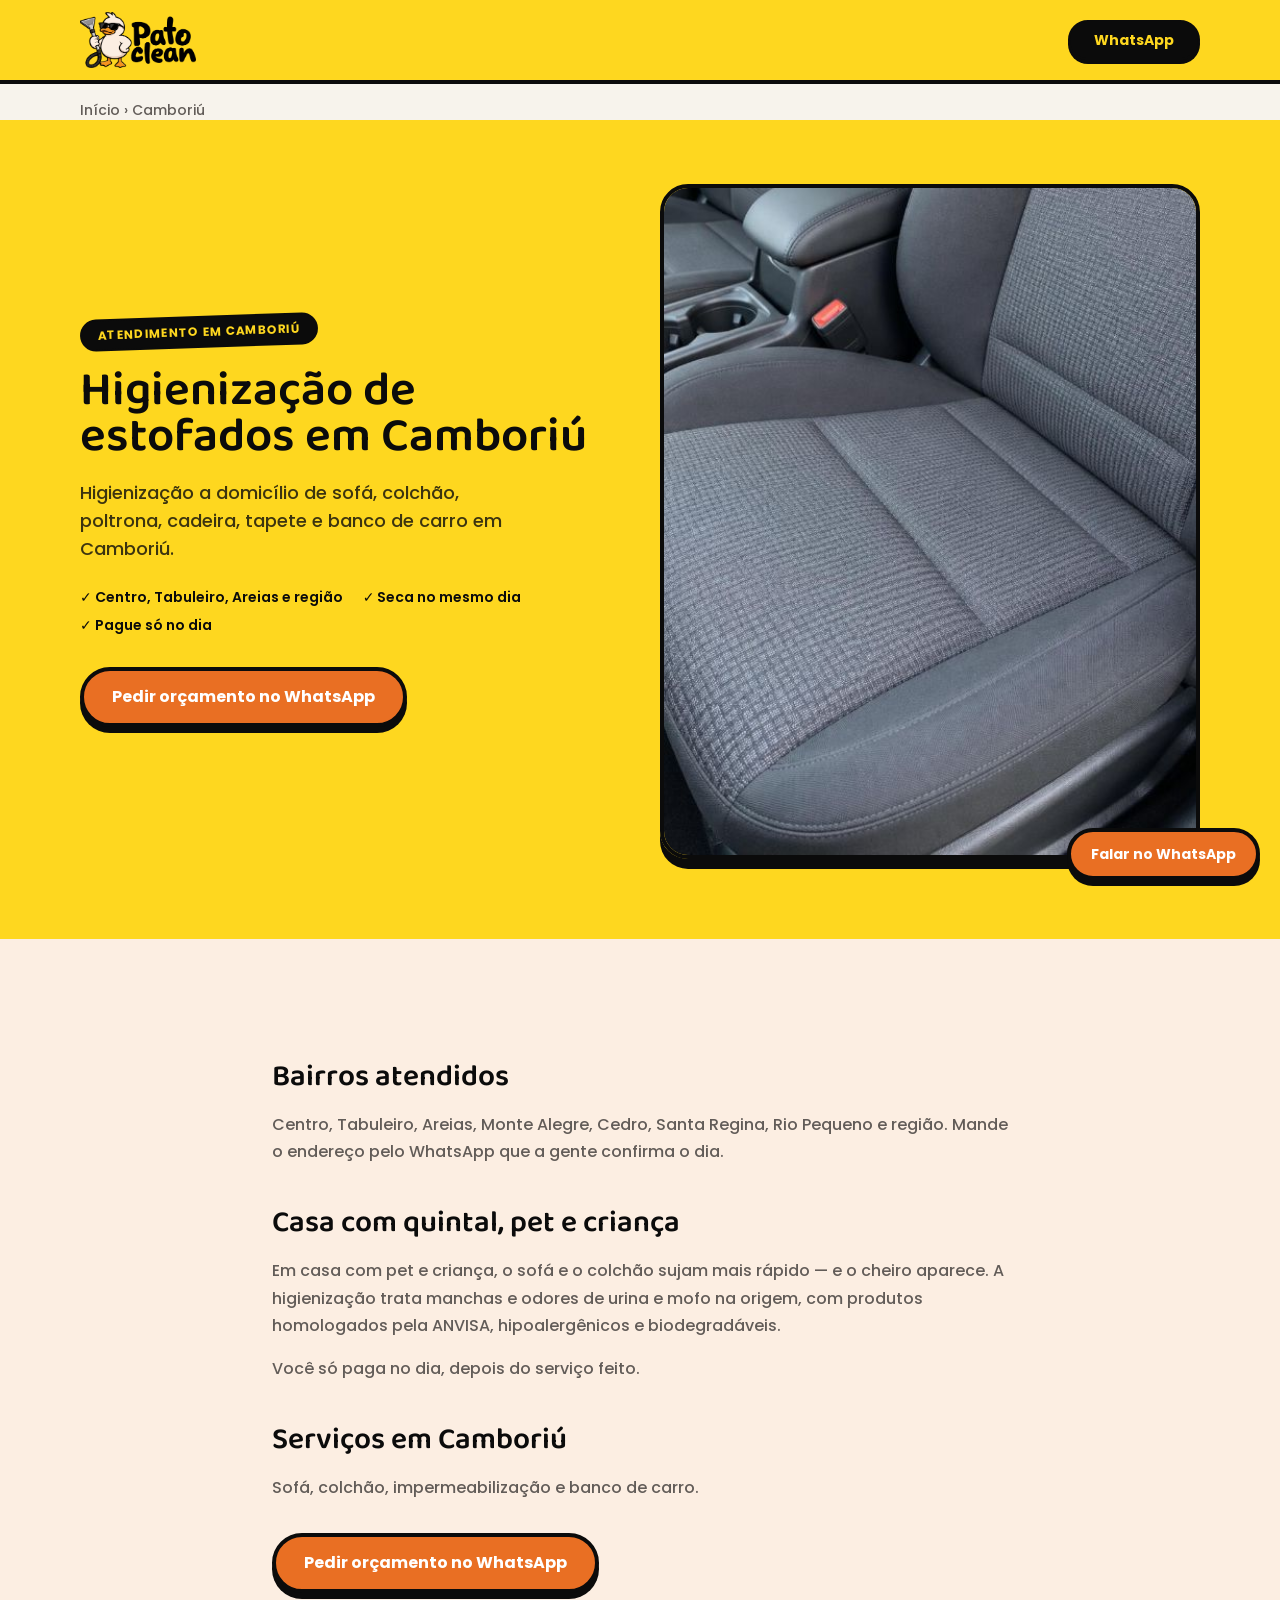
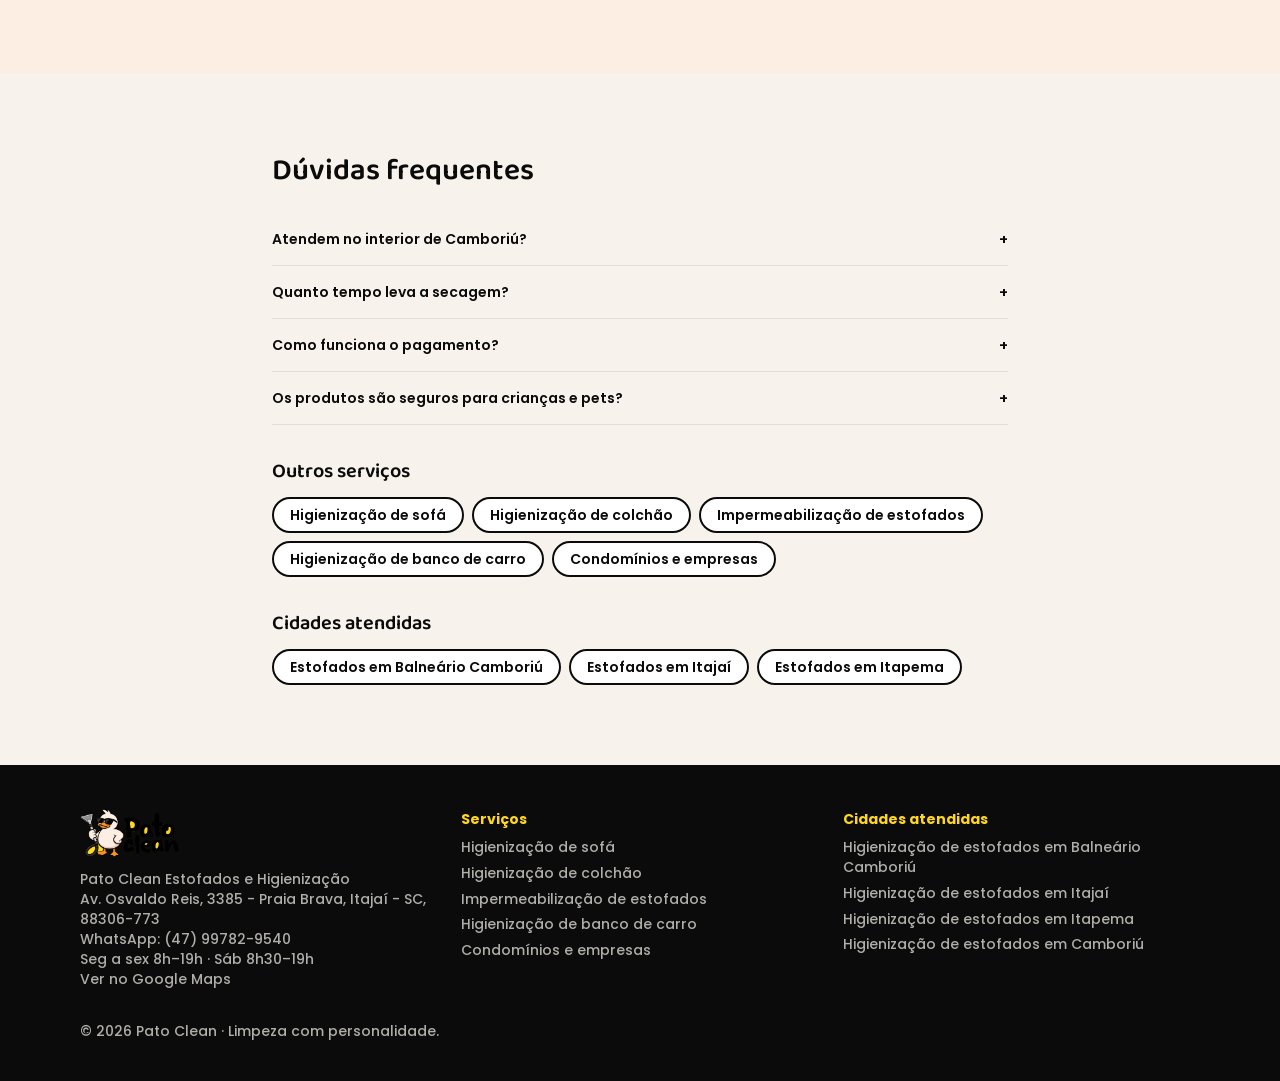
<file: higienizacao-de-estofados-camboriu.html>
<!DOCTYPE html>
<html lang="pt-BR"><head><meta charset="utf-8"><meta name="viewport" content="width=device-width, initial-scale=1"><link rel="preload" as="image" href="/site-assets/6e965fe93423448b.png"><link rel="stylesheet" href="/assets/styles-BcpAY3Om.css" data-precedence="default"><script src="https://www.googletagmanager.com/gtag/js?id=AW-18436557438" async=""></script><title>Higienização de Estofados em Camboriú | Pato Clean</title><meta name="description" content="Higienização de sofá, colchão e banco de carro a domicílio em Camboriú: Centro, Tabuleiro, Areias e região. Pague só no dia. Orçamento no WhatsApp."><meta property="og:title" content="Higienização de Estofados em Camboriú | Pato Clean"><meta property="og:description" content="Higienização de sofá, colchão e banco de carro a domicílio em Camboriú: Centro, Tabuleiro, Areias e região. Pague só no dia. Orçamento no WhatsApp."><meta property="og:type" content="website"><meta name="twitter:card" content="summary_large_image"><link rel="icon" href="/favicon.ico" sizes="any"><link rel="icon" type="image/png" sizes="32x32" href="/favicon-32.png"><link rel="icon" type="image/png" sizes="192x192" href="/favicon-192.png"><link rel="manifest" href="/site.webmanifest"><script>window.dataLayer = window.dataLayer || [];function gtag(){dataLayer.push(arguments);}gtag('js', new Date());gtag('config', 'AW-18436557438');</script><script>function gtag_report_conversion(url){var callback=function(){if(typeof(url)!='undefined'){window.location=url;}};gtag('event','conversion',{'send_to':'AW-18436557438/QHtwCM_JnJ0dEP6UntdE','event_callback':callback});return false;}</script><meta name="twitter:title" content="Higienização de Estofados em Camboriú | Pato Clean"><meta name="twitter:description" content="Higienização de sofá, colchão e banco de carro a domicílio em Camboriú: Centro, Tabuleiro, Areias e região. Pague só no dia. Orçamento no WhatsApp."><meta property="og:image" content="https://www.patocleanestofados.com/og-image.jpg"><meta name="twitter:image" content="https://www.patocleanestofados.com/og-image.jpg"><script src="/script.js" defer=""></script><meta name="robots" content="index, follow, max-image-preview:large"><meta name="theme-color" content="#fed71f"><meta name="geo.region" content="BR-SC"><meta name="geo.placename" content="Balneário Camboriú"><meta property="og:site_name" content="Pato Clean"><meta property="og:locale" content="pt_BR"><meta property="og:url" content="https://www.patocleanestofados.com/higienizacao-de-estofados-camboriu"><meta property="og:image:width" content="1200"><meta property="og:image:height" content="630"><meta property="og:image:alt" content="Técnico da Pato Clean higienizando um sofá"><link rel="canonical" href="https://www.patocleanestofados.com/higienizacao-de-estofados-camboriu"><link rel="apple-touch-icon" href="/apple-touch-icon.png"><script type="application/ld+json">{"@context":"https://schema.org","@graph":[{"@type":"Service","@id":"https://www.patocleanestofados.com/higienizacao-de-estofados-camboriu#servico","name":"Higienização de estofados em Camboriú","serviceType":"Higienização de estofados em Camboriú","provider":{"@type":"LocalBusiness","@id":"https://www.patocleanestofados.com/#empresa","name":"Pato Clean","telephone":"+55-47-99782-9540","url":"https://www.patocleanestofados.com/","address":{"@type":"PostalAddress","streetAddress":"Av. Osvaldo Reis, 3385 - Praia Brava","addressLocality":"Itajaí","addressRegion":"SC","postalCode":"88306-773","addressCountry":"BR"}},"areaServed":[{"@type":"City","name":"Camboriú"}],"url":"https://www.patocleanestofados.com/higienizacao-de-estofados-camboriu","description":"Higienização de sofá, colchão e banco de carro a domicílio em Camboriú: Centro, Tabuleiro, Areias e região. Pague só no dia. Orçamento no WhatsApp."},{"@type":"FAQPage","mainEntity":[{"@type":"Question","name":"Atendem no interior de Camboriú?","acceptedAnswer":{"@type":"Answer","text":"Chame no WhatsApp com o endereço que a gente confirma a disponibilidade."}},{"@type":"Question","name":"Quanto tempo leva a secagem?","acceptedAnswer":{"@type":"Answer","text":"De 4 a 8 horas, dependendo do tecido, da ventilação e do clima."}},{"@type":"Question","name":"Como funciona o pagamento?","acceptedAnswer":{"@type":"Answer","text":"Você só paga no dia, depois do serviço feito. As formas de pagamento são combinadas pelo WhatsApp na hora do orçamento."}},{"@type":"Question","name":"Os produtos são seguros para crianças e pets?","acceptedAnswer":{"@type":"Answer","text":"Sim. Usamos produtos homologados pela ANVISA, hipoalergênicos e biodegradáveis, seguros para crianças, pets e pessoas com alergia."}}]},{"@type":"BreadcrumbList","itemListElement":[{"@type":"ListItem","position":1,"name":"Início","item":"https://www.patocleanestofados.com/"},{"@type":"ListItem","position":2,"name":"Camboriú","item":"https://www.patocleanestofados.com/higienizacao-de-estofados-camboriu"}]}]}</script><link rel="stylesheet" href="/seo-pages.css"></head><body><!--$--><style>img, video { max-width: none; }

@layer properties {
  @supports (((-webkit-hyphens:none)) and (not (margin-trim:inline))) or ((-moz-orient:inline) and (not (color:rgb(from red r g b)))) {
  *, ::before, ::after, ::backdrop { --tw-translate-x: 0; --tw-translate-y: 0; --tw-translate-z: 0; --tw-rotate-x: initial; --tw-rotate-y: initial; --tw-rotate-z: initial; --tw-skew-x: initial; --tw-skew-y: initial; --tw-space-y-reverse: 0; --tw-space-x-reverse: 0; --tw-border-style: solid; --tw-leading: initial; --tw-font-weight: initial; --tw-tracking: initial; --tw-ordinal: initial; --tw-slashed-zero: initial; --tw-numeric-figure: initial; --tw-numeric-spacing: initial; --tw-numeric-fraction: initial; --tw-shadow: 0 0 #0000; --tw-shadow-color: initial; --tw-shadow-alpha: 100%; --tw-inset-shadow: 0 0 #0000; --tw-inset-shadow-color: initial; --tw-inset-shadow-alpha: 100%; --tw-ring-color: initial; --tw-ring-shadow: 0 0 #0000; --tw-inset-ring-color: initial; --tw-inset-ring-shadow: 0 0 #0000; --tw-ring-inset: initial; --tw-ring-offset-width: 0px; --tw-ring-offset-color: #fff; --tw-ring-offset-shadow: 0 0 #0000; --tw-outline-style: solid; --tw-blur: initial; --tw-brightness: initial; --tw-contrast: initial; --tw-grayscale: initial; --tw-hue-rotate: initial; --tw-invert: initial; --tw-opacity: initial; --tw-saturate: initial; --tw-sepia: initial; --tw-drop-shadow: initial; --tw-drop-shadow-color: initial; --tw-drop-shadow-alpha: 100%; --tw-drop-shadow-size: initial; --tw-duration: initial; --tw-ease: initial; --tw-content: ""; --tw-animation-delay: 0s; --tw-animation-direction: normal; --tw-animation-duration: initial; --tw-animation-fill-mode: none; --tw-animation-iteration-count: 1; --tw-enter-blur: 0; --tw-enter-opacity: 1; --tw-enter-rotate: 0; --tw-enter-scale: 1; --tw-enter-translate-x: 0; --tw-enter-translate-y: 0; --tw-exit-blur: 0; --tw-exit-opacity: 1; --tw-exit-rotate: 0; --tw-exit-scale: 1; --tw-exit-translate-x: 0; --tw-exit-translate-y: 0; }
}
}
@layer theme {
  :root, :host { --font-sans: var(--font-sans); --font-mono: ui-monospace, SFMono-Regular, Menlo, Monaco, Consolas, "Liberation Mono", "Courier New", monospace; --color-black: #000; --spacing: .25rem; --container-sm: 24rem; --container-md: 28rem; --container-lg: 32rem; --container-3xl: 48rem; --container-6xl: 72rem; --text-xs: .75rem; --text-xs--line-height: calc(1 / .75); --text-sm: .875rem; --text-sm--line-height: calc(1.25 / .875); --text-base: 1rem; --text-base--line-height: calc(1.5 / 1); --text-lg: 1.125rem; --text-lg--line-height: calc(1.75 / 1.125); --text-xl: 1.25rem; --text-xl--line-height: calc(1.75 / 1.25); --text-3xl: 1.875rem; --text-3xl--line-height: calc(2.25 / 1.875); --text-4xl: 2.25rem; --text-4xl--line-height: calc(2.5 / 2.25); --text-5xl: 3rem; --text-5xl--line-height: 1; --text-6xl: 3.75rem; --text-6xl--line-height: 1; --text-7xl: 4.5rem; --text-7xl--line-height: 1; --font-weight-normal: 400; --font-weight-medium: 500; --font-weight-semibold: 600; --font-weight-bold: 700; --tracking-tight: -.025em; --tracking-wide: .025em; --tracking-widest: .1em; --leading-relaxed: 1.625; --drop-shadow-xl: 0 9px 7px #0000001a; --ease-in-out: cubic-bezier(.4, 0, .2, 1); --animate-pulse: pulse 2s cubic-bezier(.4, 0, .6, 1) infinite; --aspect-video: 16 / 9; --default-transition-duration: .15s; --default-transition-timing-function: cubic-bezier(.4, 0, .2, 1); --default-font-family: var(--font-sans); --default-mono-font-family: var(--font-mono); --color-background: var(--background); --color-foreground: var(--foreground); --color-border: var(--border); --font-display: var(--font-display); }
}
@layer base {
  *, ::after, ::before, ::backdrop { box-sizing: border-box; border: 0px solid; margin: 0px; padding: 0px; }
  ::file-selector-button { box-sizing: border-box; border: 0px solid; margin: 0px; padding: 0px; }
  html, :host { text-size-adjust: 100%; tab-size: 4; line-height: 1.5; font-family: var(--default-font-family,-apple-system, BlinkMacSystemFont, "Segoe UI", Roboto, "Helvetica Neue", "Noto Sans", Arial, sans-serif, "Apple Color Emoji", "Segoe UI Emoji", "Segoe UI Symbol", "Noto Color Emoji"); font-feature-settings: var(--default-font-feature-settings,normal); font-variation-settings: var(--default-font-variation-settings,normal); -webkit-tap-highlight-color: transparent; }
  hr { height: 0px; color: inherit; border-top-width: 1px; }
  abbr:where([title]) { text-decoration: underline dotted; }
  h1, h2, h3, h4, h5, h6 { font-size: inherit; font-weight: inherit; }
  a { color: inherit; text-decoration: inherit; }
  b, strong { font-weight: bolder; }
  code, kbd, samp, pre { font-family: var(--default-mono-font-family,ui-monospace, SFMono-Regular, Menlo, Monaco, Consolas, "Liberation Mono", "Courier New", monospace); font-feature-settings: var(--default-mono-font-feature-settings,normal); font-variation-settings: var(--default-mono-font-variation-settings,normal); font-size: 1em; }
  small { font-size: 80%; }
  sub, sup { vertical-align: baseline; font-size: 75%; line-height: 0; position: relative; }
  sub { bottom: -0.25em; }
  sup { top: -0.5em; }
  table { text-indent: 0px; border-color: inherit; border-collapse: collapse; }
  progress { vertical-align: baseline; }
  summary { display: list-item; }
  ol, ul, menu { list-style: none; }
  img, svg, video, canvas, audio, iframe, embed, object { vertical-align: middle; display: block; }
  img, video { max-width: 100%; height: auto; }
  button, input, select, optgroup, textarea { font: inherit; letter-spacing: inherit; color: inherit; opacity: 1; background-color: rgba(0, 0, 0, 0); border-radius: 0px; }
  ::file-selector-button { font: inherit; letter-spacing: inherit; color: inherit; opacity: 1; background-color: rgba(0, 0, 0, 0); border-radius: 0px; }
  :where(select:is([multiple], [size])) optgroup { font-weight: bolder; }
  :where(select:is([multiple], [size])) optgroup option { padding-inline-start: 20px; }
  ::file-selector-button { margin-inline-end: 4px; }
  ::placeholder { opacity: 1; }
  @supports (not ((-webkit-appearance:-apple-pay-button))) or (contain-intrinsic-size:1px) {
  ::placeholder { color: currentcolor; }
  @supports (color:color-mix(in lab, red, red)) {
  ::placeholder { color: color-mix(currentcolor, transparent); }
}
}
  textarea { resize: vertical; }
  ::-webkit-search-decoration { appearance: none; }
  ::-webkit-date-and-time-value { min-height: 1lh; text-align: inherit; }
  ::-webkit-datetime-edit { display: inline-flex; }
  ::-webkit-datetime-edit-fields-wrapper { padding: 0px; }
  ::-webkit-datetime-edit { padding-block: 0px; }
  ::-webkit-datetime-edit-year-field { padding-block: 0px; }
  ::-webkit-datetime-edit-month-field { padding-block: 0px; }
  ::-webkit-datetime-edit-day-field { padding-block: 0px; }
  ::-webkit-datetime-edit-hour-field { padding-block: 0px; }
  ::-webkit-datetime-edit-minute-field { padding-block: 0px; }
  ::-webkit-datetime-edit-second-field { padding-block: 0px; }
  ::-webkit-datetime-edit-millisecond-field { padding-block: 0px; }
  ::-webkit-datetime-edit-meridiem-field { padding-block: 0px; }
  ::-webkit-calendar-picker-indicator { line-height: 1; }
  button, input:where([type="button"], [type="reset"], [type="submit"]) { appearance: button; }
  ::file-selector-button { appearance: button; }
  ::-webkit-inner-spin-button { height: auto; }
  ::-webkit-outer-spin-button { height: auto; }
  [hidden]:where(:not([hidden="until-found"])) { display: none !important; }
  * { border-color: var(--color-border); }
  body { background-color: var(--color-background); color: var(--color-foreground); font-family: var(--font-sans); }
  h1, h2, h3, .font-display { font-family: var(--font-display); }
}
@layer components;
@layer utilities {
  .pointer-events-none { pointer-events: none; }
  .invisible { visibility: hidden; }
  .sr-only { clip-path: inset(50%); white-space: nowrap; border-width: 0px; width: 1px; height: 1px; margin: -1px; padding: 0px; position: absolute; overflow: hidden; }
  .absolute { position: absolute; }
  .fixed { position: fixed; }
  .relative { position: relative; }
  .sticky { position: sticky; }
  .inset-0 { inset: 0px; }
  .inset-x-0 { inset-inline: 0px; }
  .inset-y-0 { inset-block: 0px; }
  .-top-12 { top: calc(var(--spacing) * -12); }
  .top-0 { top: 0px; }
  .top-1\.5 { top: calc(var(--spacing) * 1.5); }
  .top-1\/2 { top: 50%; }
  .top-3\.5 { top: calc(var(--spacing) * 3.5); }
  .top-4 { top: calc(var(--spacing) * 4); }
  .top-\[1px\] { top: 1px; }
  .top-\[50\%\] { top: 50%; }
  .top-\[60\%\] { top: 60%; }
  .top-full { top: 100%; }
  .-right-12 { right: calc(var(--spacing) * -12); }
  .right-0 { right: 0px; }
  .right-1 { right: var(--spacing); }
  .right-2 { right: calc(var(--spacing) * 2); }
  .right-3 { right: calc(var(--spacing) * 3); }
  .right-4 { right: calc(var(--spacing) * 4); }
  .right-5 { right: calc(var(--spacing) * 5); }
  .-bottom-6 { bottom: calc(var(--spacing) * -6); }
  .-bottom-12 { bottom: calc(var(--spacing) * -12); }
  .bottom-0 { bottom: 0px; }
  .bottom-5 { bottom: calc(var(--spacing) * 5); }
  .-left-8 { left: calc(var(--spacing) * -8); }
  .-left-12 { left: calc(var(--spacing) * -12); }
  .left-0 { left: 0px; }
  .left-1\/2 { left: 50%; }
  .left-2 { left: calc(var(--spacing) * 2); }
  .left-\[50\%\] { left: 50%; }
  .z-10 { z-index: 10; }
  .z-20 { z-index: 20; }
  .z-40 { z-index: 40; }
  .z-50 { z-index: 50; }
  .z-\[1\] { z-index: 1; }
  .-mx-1 { margin-inline: calc(var(--spacing) * -1); }
  .mx-2 { margin-inline: calc(var(--spacing) * 2); }
  .mx-3\.5 { margin-inline: calc(var(--spacing) * 3.5); }
  .mx-auto { margin-inline: auto; }
  .my-0\.5 { margin-block: calc(var(--spacing) * .5); }
  .my-1 { margin-block: var(--spacing); }
  .-mt-4 { margin-top: calc(var(--spacing) * -4); }
  .mt-1 { margin-top: var(--spacing); }
  .mt-1\.5 { margin-top: calc(var(--spacing) * 1.5); }
  .mt-2 { margin-top: calc(var(--spacing) * 2); }
  .mt-3 { margin-top: calc(var(--spacing) * 3); }
  .mt-4 { margin-top: calc(var(--spacing) * 4); }
  .mt-5 { margin-top: calc(var(--spacing) * 5); }
  .mt-6 { margin-top: calc(var(--spacing) * 6); }
  .mt-8 { margin-top: calc(var(--spacing) * 8); }
  .mt-10 { margin-top: calc(var(--spacing) * 10); }
  .mt-24 { margin-top: calc(var(--spacing) * 24); }
  .mt-auto { margin-top: auto; }
  .mr-2 { margin-right: calc(var(--spacing) * 2); }
  .mb-1 { margin-bottom: var(--spacing); }
  .-ml-4 { margin-left: calc(var(--spacing) * -4); }
  .ml-1 { margin-left: var(--spacing); }
  .ml-auto { margin-left: auto; }
  .block { display: block; }
  .flex { display: flex; }
  .grid { display: grid; }
  .hidden { display: none; }
  .inline-block { display: inline-block; }
  .inline-flex { display: inline-flex; }
  .table { display: table; }
  .aspect-\[4\/5\] { aspect-ratio: 4 / 5; }
  .aspect-square { aspect-ratio: 1 / 1; }
  .aspect-video { aspect-ratio: var(--aspect-video); }
  .size-\(--cell-size\) { width: var(--cell-size); height: var(--cell-size); }
  .size-4 { width: calc(var(--spacing) * 4); height: calc(var(--spacing) * 4); }
  .h-\(--cell-size\) { height: var(--cell-size); }
  .h-1\.5 { height: calc(var(--spacing) * 1.5); }
  .h-2 { height: calc(var(--spacing) * 2); }
  .h-2\.5 { height: calc(var(--spacing) * 2.5); }
  .h-3 { height: calc(var(--spacing) * 3); }
  .h-3\.5 { height: calc(var(--spacing) * 3.5); }
  .h-4 { height: calc(var(--spacing) * 4); }
  .h-5 { height: calc(var(--spacing) * 5); }
  .h-7 { height: calc(var(--spacing) * 7); }
  .h-8 { height: calc(var(--spacing) * 8); }
  .h-9 { height: calc(var(--spacing) * 9); }
  .h-10 { height: calc(var(--spacing) * 10); }
  .h-11 { height: calc(var(--spacing) * 11); }
  .h-12 { height: calc(var(--spacing) * 12); }
  .h-\[1px\] { height: 1px; }
  .h-\[var\(--radix-navigation-menu-viewport-height\)\] { height: var(--radix-navigation-menu-viewport-height); }
  .h-\[var\(--radix-select-trigger-height\)\] { height: var(--radix-select-trigger-height); }
  .h-auto { height: auto; }
  .h-full { height: 100%; }
  .h-px { height: 1px; }
  .h-svh { height: 100svh; }
  .max-h-\(--radix-context-menu-content-available-height\) { max-height: var(--radix-context-menu-content-available-height); }
  .max-h-\(--radix-select-content-available-height\) { max-height: var(--radix-select-content-available-height); }
  .max-h-\[300px\] { max-height: 300px; }
  .max-h-\[var\(--radix-dropdown-menu-content-available-height\)\] { max-height: var(--radix-dropdown-menu-content-available-height); }
  .min-h-0 { min-height: 0px; }
  .min-h-\[60px\] { min-height: 60px; }
  .min-h-screen { min-height: 100vh; }
  .min-h-svh { min-height: 100svh; }
  .w-\(--cell-size\) { width: var(--cell-size); }
  .w-\(--sidebar-width\) { width: var(--sidebar-width); }
  .w-0 { width: 0px; }
  .w-1 { width: var(--spacing); }
  .w-2 { width: calc(var(--spacing) * 2); }
  .w-2\.5 { width: calc(var(--spacing) * 2.5); }
  .w-3 { width: calc(var(--spacing) * 3); }
  .w-3\.5 { width: calc(var(--spacing) * 3.5); }
  .w-3\/4 { width: 75%; }
  .w-4 { width: calc(var(--spacing) * 4); }
  .w-5 { width: calc(var(--spacing) * 5); }
  .w-7 { width: calc(var(--spacing) * 7); }
  .w-8 { width: calc(var(--spacing) * 8); }
  .w-9 { width: calc(var(--spacing) * 9); }
  .w-10 { width: calc(var(--spacing) * 10); }
  .w-28 { width: calc(var(--spacing) * 28); }
  .w-40 { width: calc(var(--spacing) * 40); }
  .w-64 { width: calc(var(--spacing) * 64); }
  .w-72 { width: calc(var(--spacing) * 72); }
  .w-\[1px\] { width: 1px; }
  .w-\[100px\] { width: 100px; }
  .w-auto { width: auto; }
  .w-fit { width: fit-content; }
  .w-full { width: 100%; }
  .w-max { width: max-content; }
  .w-px { width: 1px; }
  .max-w-\(--skeleton-width\) { max-width: var(--skeleton-width); }
  .max-w-3xl { max-width: var(--container-3xl); }
  .max-w-6xl { max-width: var(--container-6xl); }
  .max-w-lg { max-width: var(--container-lg); }
  .max-w-max { max-width: max-content; }
  .max-w-md { max-width: var(--container-md); }
  .min-w-\(--cell-size\) { min-width: var(--cell-size); }
  .min-w-0 { min-width: 0px; }
  .min-w-5 { min-width: calc(var(--spacing) * 5); }
  .min-w-8 { min-width: calc(var(--spacing) * 8); }
  .min-w-9 { min-width: calc(var(--spacing) * 9); }
  .min-w-10 { min-width: calc(var(--spacing) * 10); }
  .min-w-\[8rem\] { min-width: 8rem; }
  .min-w-\[12rem\] { min-width: 12rem; }
  .min-w-\[var\(--radix-select-trigger-width\)\] { min-width: var(--radix-select-trigger-width); }
  .flex-1 { flex: 1 1 0%; }
  .shrink-0 { flex-shrink: 0; }
  .grow { flex-grow: 1; }
  .grow-0 { flex-grow: 0; }
  .basis-full { flex-basis: 100%; }
  .caption-bottom { caption-side: bottom; }
  .border-collapse { border-collapse: collapse; }
  .origin-\(--radix-context-menu-content-transform-origin\) { transform-origin: var(--radix-context-menu-content-transform-origin); }
  .origin-\(--radix-dropdown-menu-content-transform-origin\) { transform-origin: var(--radix-dropdown-menu-content-transform-origin); }
  .origin-\(--radix-hover-card-content-transform-origin\) { transform-origin: var(--radix-hover-card-content-transform-origin); }
  .origin-\(--radix-menubar-content-transform-origin\) { transform-origin: var(--radix-menubar-content-transform-origin); }
  .origin-\(--radix-popover-content-transform-origin\) { transform-origin: var(--radix-popover-content-transform-origin); }
  .origin-\(--radix-select-content-transform-origin\) { transform-origin: var(--radix-select-content-transform-origin); }
  .origin-\(--radix-tooltip-content-transform-origin\) { transform-origin: var(--radix-tooltip-content-transform-origin); }
  .-translate-x-1\/2 { --tw-translate-x: calc(calc(1 / 2 * 100%) * -1); translate: var(--tw-translate-x) var(--tw-translate-y); }
  .-translate-x-px { --tw-translate-x: -1px; translate: var(--tw-translate-x) var(--tw-translate-y); }
  .translate-x-\[-50\%\] { --tw-translate-x: -50%; translate: var(--tw-translate-x) var(--tw-translate-y); }
  .translate-x-px { --tw-translate-x: 1px; translate: var(--tw-translate-x) var(--tw-translate-y); }
  .-translate-y-1\/2 { --tw-translate-y: calc(calc(1 / 2 * 100%) * -1); translate: var(--tw-translate-x) var(--tw-translate-y); }
  .translate-y-\[-50\%\] { --tw-translate-y: -50%; translate: var(--tw-translate-x) var(--tw-translate-y); }
  .-rotate-2 { rotate: -2deg; }
  .rotate-45 { rotate: 45deg; }
  .rotate-90 { rotate: 90deg; }
  .transform { transform: var(--tw-rotate-x,) var(--tw-rotate-y,) var(--tw-rotate-z,) var(--tw-skew-x,) var(--tw-skew-y,); }
  .animate-caret-blink { animation: 1.25s ease-out 0s infinite normal none running caret-blink; }
  .animate-in { animation: enter var(--tw-animation-duration,var(--tw-duration,.15s))var(--tw-ease,ease)var(--tw-animation-delay,0s)var(--tw-animation-iteration-count,1)var(--tw-animation-direction,normal)var(--tw-animation-fill-mode,none); }
  .animate-pulse { animation: var(--animate-pulse); }
  .cursor-default { cursor: default; }
  .cursor-pointer { cursor: pointer; }
  .touch-none { touch-action: none; }
  .list-none { list-style-type: none; }
  .grid-cols-2 { grid-template-columns: repeat(2, minmax(0px, 1fr)); }
  .flex-col { flex-direction: column; }
  .flex-col-reverse { flex-direction: column-reverse; }
  .flex-row { flex-direction: row; }
  .flex-wrap { flex-wrap: wrap; }
  .place-content-center { place-content: center; }
  .items-center { align-items: center; }
  .items-end { align-items: flex-end; }
  .items-start { align-items: flex-start; }
  .items-stretch { align-items: stretch; }
  .justify-between { justify-content: space-between; }
  .justify-center { justify-content: center; }
  .gap-1 { gap: var(--spacing); }
  .gap-1\.5 { gap: calc(var(--spacing) * 1.5); }
  .gap-2 { gap: calc(var(--spacing) * 2); }
  .gap-3 { gap: calc(var(--spacing) * 3); }
  .gap-4 { gap: calc(var(--spacing) * 4); }
  .gap-6 { gap: calc(var(--spacing) * 6); }
  .gap-8 { gap: calc(var(--spacing) * 8); }
  .gap-10 { gap: calc(var(--spacing) * 10); }
  :where(.space-y-1\.5 > :not(:last-child)) { --tw-space-y-reverse: 0; margin-block-start: calc(calc(var(--spacing) * 1.5) * var(--tw-space-y-reverse)); margin-block-end: calc(calc(var(--spacing) * 1.5) * calc(1 - var(--tw-space-y-reverse))); }
  :where(.space-y-2 > :not(:last-child)) { --tw-space-y-reverse: 0; margin-block-start: calc(calc(var(--spacing) * 2) * var(--tw-space-y-reverse)); margin-block-end: calc(calc(var(--spacing) * 2) * calc(1 - var(--tw-space-y-reverse))); }
  .gap-x-5 { column-gap: calc(var(--spacing) * 5); }
  :where(.space-x-1 > :not(:last-child)) { --tw-space-x-reverse: 0; margin-inline-start: calc(var(--spacing) * var(--tw-space-x-reverse)); margin-inline-end: calc(var(--spacing) * calc(1 - var(--tw-space-x-reverse))); }
  .gap-y-2 { row-gap: calc(var(--spacing) * 2); }
  .overflow-auto { overflow: auto; }
  .overflow-hidden { overflow: hidden; }
  .overflow-x-hidden { overflow-x: hidden; }
  .overflow-y-auto { overflow-y: auto; }
  .rounded-2xl { border-radius: calc(var(--radius) + 8px); }
  .rounded-3xl { border-radius: calc(var(--radius) + 12px); }
  .rounded-\[2px\] { border-radius: 2px; }
  .rounded-\[inherit\] { border-radius: inherit; }
  .rounded-full { border-radius: 2.14748e+09px; }
  .rounded-lg { border-radius: var(--radius); }
  .rounded-md { border-radius: calc(var(--radius) - 2px); }
  .rounded-none { border-radius: 0px; }
  .rounded-sm { border-radius: calc(var(--radius) - 4px); }
  .rounded-xl { border-radius: calc(var(--radius) + 4px); }
  .rounded-t-\[10px\] { border-top-left-radius: 10px; border-top-right-radius: 10px; }
  .rounded-l-md { border-top-left-radius: calc(var(--radius) - 2px); border-bottom-left-radius: calc(var(--radius) - 2px); }
  .rounded-tl-sm { border-top-left-radius: calc(var(--radius) - 4px); }
  .rounded-r-md { border-top-right-radius: calc(var(--radius) - 2px); border-bottom-right-radius: calc(var(--radius) - 2px); }
  .border { border-style: var(--tw-border-style); border-width: 1px; }
  .border-2 { border-style: var(--tw-border-style); border-width: 2px; }
  .border-4 { border-style: var(--tw-border-style); border-width: 4px; }
  .border-\[1\.5px\] { border-style: var(--tw-border-style); border-width: 1.5px; }
  .border-y { border-block-style: var(--tw-border-style); border-block-width: 1px; }
  .border-t { border-top-style: var(--tw-border-style); border-top-width: 1px; }
  .border-t-4 { border-top-style: var(--tw-border-style); border-top-width: 4px; }
  .border-r { border-right-style: var(--tw-border-style); border-right-width: 1px; }
  .border-b { border-bottom-style: var(--tw-border-style); border-bottom-width: 1px; }
  .border-b-4 { border-bottom-style: var(--tw-border-style); border-bottom-width: 4px; }
  .border-l { border-left-style: var(--tw-border-style); border-left-width: 1px; }
  .border-dashed { --tw-border-style: dashed; border-style: dashed; }
  .border-\(--color-border\) { border-color: var(--color-border); }
  .border-border\/50 { border-color: var(--border); }
  @supports (color:color-mix(in lab, red, red)) {
  .border-border\/50 { border-color: color-mix(in oklab, var(--border) 50%, transparent); }
}
  .border-destructive\/50 { border-color: var(--destructive); }
  @supports (color:color-mix(in lab, red, red)) {
  .border-destructive\/50 { border-color: color-mix(in oklab, var(--destructive) 50%, transparent); }
}
  .border-ink { border-color: var(--ink); }
  .border-input { border-color: var(--input); }
  .border-primary, .border-primary\/50 { border-color: var(--primary); }
  @supports (color:color-mix(in lab, red, red)) {
  .border-primary\/50 { border-color: color-mix(in oklab, var(--primary) 50%, transparent); }
}
  .border-sidebar-border { border-color: var(--sidebar-border); }
  .border-transparent { border-color: rgba(0, 0, 0, 0); }
  .border-t-transparent { border-top-color: rgba(0, 0, 0, 0); }
  .border-l-transparent { border-left-color: rgba(0, 0, 0, 0); }
  .bg-\(--color-bg\) { background-color: var(--color-bg); }
  .bg-accent { background-color: var(--accent); }
  .bg-background { background-color: var(--background); }
  .bg-black\/80 { background-color: rgba(0, 0, 0, 0.8); }
  @supports (color:color-mix(in lab, red, red)) {
  .bg-black\/80 { background-color: color-mix(in oklab, var(--color-black) 80%, transparent); }
}
  .bg-border { background-color: var(--border); }
  .bg-card { background-color: var(--card); }
  .bg-cream { background-color: var(--cream); }
  .bg-destructive { background-color: var(--destructive); }
  .bg-foreground { background-color: var(--foreground); }
  .bg-ink { background-color: var(--ink); }
  .bg-muted, .bg-muted\/50 { background-color: var(--muted); }
  @supports (color:color-mix(in lab, red, red)) {
  .bg-muted\/50 { background-color: color-mix(in oklab, var(--muted) 50%, transparent); }
}
  .bg-popover { background-color: var(--popover); }
  .bg-primary, .bg-primary\/10 { background-color: var(--primary); }
  @supports (color:color-mix(in lab, red, red)) {
  .bg-primary\/10 { background-color: color-mix(in oklab, var(--primary) 10%, transparent); }
}
  .bg-primary\/20 { background-color: var(--primary); }
  @supports (color:color-mix(in lab, red, red)) {
  .bg-primary\/20 { background-color: color-mix(in oklab, var(--primary) 20%, transparent); }
}
  .bg-secondary { background-color: var(--secondary); }
  .bg-sidebar { background-color: var(--sidebar); }
  .bg-sidebar-border { background-color: var(--sidebar-border); }
  .bg-transparent { background-color: rgba(0, 0, 0, 0); }
  .fill-current { fill: currentcolor; }
  .fill-primary { fill: var(--primary); }
  .object-cover { object-fit: cover; }
  .p-0 { padding: 0px; }
  .p-1 { padding: var(--spacing); }
  .p-2 { padding: calc(var(--spacing) * 2); }
  .p-3 { padding: calc(var(--spacing) * 3); }
  .p-4 { padding: calc(var(--spacing) * 4); }
  .p-6 { padding: calc(var(--spacing) * 6); }
  .p-\[1px\] { padding: 1px; }
  .px-\(--cell-size\) { padding-inline: var(--cell-size); }
  .px-1 { padding-inline: var(--spacing); }
  .px-1\.5 { padding-inline: calc(var(--spacing) * 1.5); }
  .px-2 { padding-inline: calc(var(--spacing) * 2); }
  .px-2\.5 { padding-inline: calc(var(--spacing) * 2.5); }
  .px-3 { padding-inline: calc(var(--spacing) * 3); }
  .px-4 { padding-inline: calc(var(--spacing) * 4); }
  .px-5 { padding-inline: calc(var(--spacing) * 5); }
  .px-7 { padding-inline: calc(var(--spacing) * 7); }
  .px-8 { padding-inline: calc(var(--spacing) * 8); }
  .py-0\.5 { padding-block: calc(var(--spacing) * .5); }
  .py-1 { padding-block: var(--spacing); }
  .py-1\.5 { padding-block: calc(var(--spacing) * 1.5); }
  .py-2 { padding-block: calc(var(--spacing) * 2); }
  .py-3 { padding-block: calc(var(--spacing) * 3); }
  .py-3\.5 { padding-block: calc(var(--spacing) * 3.5); }
  .py-4 { padding-block: calc(var(--spacing) * 4); }
  .py-6 { padding-block: calc(var(--spacing) * 6); }
  .py-10 { padding-block: calc(var(--spacing) * 10); }
  .py-14 { padding-block: calc(var(--spacing) * 14); }
  .pt-0 { padding-top: 0px; }
  .pt-3 { padding-top: calc(var(--spacing) * 3); }
  .pt-4 { padding-top: calc(var(--spacing) * 4); }
  .pt-10 { padding-top: calc(var(--spacing) * 10); }
  .pr-1 { padding-right: var(--spacing); }
  .pr-2 { padding-right: calc(var(--spacing) * 2); }
  .pr-2\.5 { padding-right: calc(var(--spacing) * 2.5); }
  .pr-8 { padding-right: calc(var(--spacing) * 8); }
  .pb-3 { padding-bottom: calc(var(--spacing) * 3); }
  .pb-4 { padding-bottom: calc(var(--spacing) * 4); }
  .pb-14 { padding-bottom: calc(var(--spacing) * 14); }
  .pl-2 { padding-left: calc(var(--spacing) * 2); }
  .pl-2\.5 { padding-left: calc(var(--spacing) * 2.5); }
  .pl-4 { padding-left: calc(var(--spacing) * 4); }
  .pl-8 { padding-left: calc(var(--spacing) * 8); }
  .text-center { text-align: center; }
  .text-left { text-align: left; }
  .align-middle { vertical-align: middle; }
  .font-display { font-family: var(--font-display); }
  .font-mono { font-family: var(--font-mono); }
  .text-3xl { font-size: var(--text-3xl); line-height: var(--tw-leading,var(--text-3xl--line-height)); }
  .text-4xl { font-size: var(--text-4xl); line-height: var(--tw-leading,var(--text-4xl--line-height)); }
  .text-5xl { font-size: var(--text-5xl); line-height: var(--tw-leading,var(--text-5xl--line-height)); }
  .text-7xl { font-size: var(--text-7xl); line-height: var(--tw-leading,var(--text-7xl--line-height)); }
  .text-base { font-size: var(--text-base); line-height: var(--tw-leading,var(--text-base--line-height)); }
  .text-lg { font-size: var(--text-lg); line-height: var(--tw-leading,var(--text-lg--line-height)); }
  .text-sm { font-size: var(--text-sm); line-height: var(--tw-leading,var(--text-sm--line-height)); }
  .text-xl { font-size: var(--text-xl); line-height: var(--tw-leading,var(--text-xl--line-height)); }
  .text-xs { font-size: var(--text-xs); line-height: var(--tw-leading,var(--text-xs--line-height)); }
  .text-\[0\.8rem\] { font-size: 0.8rem; }
  .leading-\[0\.95\] { --tw-leading: .95; line-height: 0.95; }
  .leading-none { --tw-leading: 1; line-height: 1; }
  .font-bold { --tw-font-weight: var(--font-weight-bold); font-weight: var(--font-weight-bold); }
  .font-medium { --tw-font-weight: var(--font-weight-medium); font-weight: var(--font-weight-medium); }
  .font-normal { --tw-font-weight: var(--font-weight-normal); font-weight: var(--font-weight-normal); }
  .font-semibold { --tw-font-weight: var(--font-weight-semibold); font-weight: var(--font-weight-semibold); }
  .tracking-tight { --tw-tracking: var(--tracking-tight); letter-spacing: var(--tracking-tight); }
  .tracking-wide { --tw-tracking: var(--tracking-wide); letter-spacing: var(--tracking-wide); }
  .tracking-widest { --tw-tracking: var(--tracking-widest); letter-spacing: var(--tracking-widest); }
  .break-words { overflow-wrap: break-word; }
  .whitespace-nowrap { white-space: nowrap; }
  .text-accent-foreground { color: var(--accent-foreground); }
  .text-card-foreground { color: var(--card-foreground); }
  .text-current { color: currentcolor; }
  .text-destructive { color: var(--destructive); }
  .text-destructive-foreground { color: var(--destructive-foreground); }
  .text-foreground { color: var(--foreground); }
  .text-ink { color: var(--ink); }
  .text-ink-foreground, .text-ink-foreground\/70 { color: var(--ink-foreground); }
  @supports (color:color-mix(in lab, red, red)) {
  .text-ink-foreground\/70 { color: color-mix(in oklab, var(--ink-foreground) 70%, transparent); }
}
  .text-ink\/80 { color: var(--ink); }
  @supports (color:color-mix(in lab, red, red)) {
  .text-ink\/80 { color: color-mix(in oklab, var(--ink) 80%, transparent); }
}
  .text-muted-foreground { color: var(--muted-foreground); }
  .text-popover-foreground { color: var(--popover-foreground); }
  .text-primary { color: var(--primary); }
  .text-primary-foreground { color: var(--primary-foreground); }
  .text-secondary-foreground { color: var(--secondary-foreground); }
  .text-sidebar-foreground, .text-sidebar-foreground\/70 { color: var(--sidebar-foreground); }
  @supports (color:color-mix(in lab, red, red)) {
  .text-sidebar-foreground\/70 { color: color-mix(in oklab, var(--sidebar-foreground) 70%, transparent); }
}
  .uppercase { text-transform: uppercase; }
  .tabular-nums { --tw-numeric-spacing: tabular-nums; font-variant-numeric: var(--tw-ordinal,) var(--tw-slashed-zero,) var(--tw-numeric-figure,) var(--tw-numeric-spacing,) var(--tw-numeric-fraction,); }
  .underline-offset-4 { text-underline-offset: 4px; }
  .opacity-0 { opacity: 0; }
  .opacity-50 { opacity: 0.5; }
  .opacity-60 { opacity: 0.6; }
  .opacity-70 { opacity: 0.7; }
  .shadow { --tw-shadow: 0 1px 3px 0 var(--tw-shadow-color,#0000001a), 0 1px 2px -1px var(--tw-shadow-color,#0000001a); box-shadow: var(--tw-inset-shadow), var(--tw-inset-ring-shadow), var(--tw-ring-offset-shadow), var(--tw-ring-shadow), var(--tw-shadow); }
  .shadow-\[0_0_0_1px_var\(--sidebar-border\)\] { --tw-shadow: 0 0 0 1px var(--tw-shadow-color,var(--sidebar-border)); box-shadow: var(--tw-inset-shadow), var(--tw-inset-ring-shadow), var(--tw-ring-offset-shadow), var(--tw-ring-shadow), var(--tw-shadow); }
  .shadow-\[0_4px_0_0_var\(--ink\)\] { --tw-shadow: 0 4px 0 0 var(--tw-shadow-color,var(--ink)); box-shadow: var(--tw-inset-shadow), var(--tw-inset-ring-shadow), var(--tw-ring-offset-shadow), var(--tw-ring-shadow), var(--tw-shadow); }
  .shadow-\[0_6px_0_0_var\(--ink\)\] { --tw-shadow: 0 6px 0 0 var(--tw-shadow-color,var(--ink)); box-shadow: var(--tw-inset-shadow), var(--tw-inset-ring-shadow), var(--tw-ring-offset-shadow), var(--tw-ring-shadow), var(--tw-shadow); }
  .shadow-\[0_10px_0_0_var\(--ink\)\] { --tw-shadow: 0 10px 0 0 var(--tw-shadow-color,var(--ink)); box-shadow: var(--tw-inset-shadow), var(--tw-inset-ring-shadow), var(--tw-ring-offset-shadow), var(--tw-ring-shadow), var(--tw-shadow); }
  .shadow-lg { --tw-shadow: 0 10px 15px -3px var(--tw-shadow-color,#0000001a), 0 4px 6px -4px var(--tw-shadow-color,#0000001a); box-shadow: var(--tw-inset-shadow), var(--tw-inset-ring-shadow), var(--tw-ring-offset-shadow), var(--tw-ring-shadow), var(--tw-shadow); }
  .shadow-md { --tw-shadow: 0 4px 6px -1px var(--tw-shadow-color,#0000001a), 0 2px 4px -2px var(--tw-shadow-color,#0000001a); box-shadow: var(--tw-inset-shadow), var(--tw-inset-ring-shadow), var(--tw-ring-offset-shadow), var(--tw-ring-shadow), var(--tw-shadow); }
  .shadow-none { --tw-shadow: 0 0 #0000; box-shadow: var(--tw-inset-shadow), var(--tw-inset-ring-shadow), var(--tw-ring-offset-shadow), var(--tw-ring-shadow), var(--tw-shadow); }
  .shadow-sm { --tw-shadow: 0 1px 3px 0 var(--tw-shadow-color,#0000001a), 0 1px 2px -1px var(--tw-shadow-color,#0000001a); box-shadow: var(--tw-inset-shadow), var(--tw-inset-ring-shadow), var(--tw-ring-offset-shadow), var(--tw-ring-shadow), var(--tw-shadow); }
  .shadow-xl { --tw-shadow: 0 20px 25px -5px var(--tw-shadow-color,#0000001a), 0 8px 10px -6px var(--tw-shadow-color,#0000001a); box-shadow: var(--tw-inset-shadow), var(--tw-inset-ring-shadow), var(--tw-ring-offset-shadow), var(--tw-ring-shadow), var(--tw-shadow); }
  .shadow-xs { --tw-shadow: 0 1px 2px 0 var(--tw-shadow-color,#0000000d); box-shadow: var(--tw-inset-shadow), var(--tw-inset-ring-shadow), var(--tw-ring-offset-shadow), var(--tw-ring-shadow), var(--tw-shadow); }
  .ring-0 { --tw-ring-shadow: var(--tw-ring-inset,) 0 0 0 calc(0px + var(--tw-ring-offset-width)) var(--tw-ring-color,currentcolor); box-shadow: var(--tw-inset-shadow), var(--tw-inset-ring-shadow), var(--tw-ring-offset-shadow), var(--tw-ring-shadow), var(--tw-shadow); }
  .ring-1 { --tw-ring-shadow: var(--tw-ring-inset,) 0 0 0 calc(1px + var(--tw-ring-offset-width)) var(--tw-ring-color,currentcolor); box-shadow: var(--tw-inset-shadow), var(--tw-inset-ring-shadow), var(--tw-ring-offset-shadow), var(--tw-ring-shadow), var(--tw-shadow); }
  .ring-ring { --tw-ring-color: var(--ring); }
  .ring-sidebar-ring { --tw-ring-color: var(--sidebar-ring); }
  .ring-offset-background { --tw-ring-offset-color: var(--background); }
  .outline { outline-style: var(--tw-outline-style); outline-width: 1px; }
  .drop-shadow-xl { --tw-drop-shadow-size: drop-shadow(0 9px 7px var(--tw-drop-shadow-color,#0000001a)); --tw-drop-shadow: drop-shadow(var(--drop-shadow-xl)); filter: var(--tw-blur,) var(--tw-brightness,) var(--tw-contrast,) var(--tw-grayscale,) var(--tw-hue-rotate,) var(--tw-invert,) var(--tw-saturate,) var(--tw-sepia,) var(--tw-drop-shadow,); }
  .filter { filter: var(--tw-blur,) var(--tw-brightness,) var(--tw-contrast,) var(--tw-grayscale,) var(--tw-hue-rotate,) var(--tw-invert,) var(--tw-saturate,) var(--tw-sepia,) var(--tw-drop-shadow,); }
  .transition { transition-property: color, background-color, border-color, outline-color, text-decoration-color, fill, stroke, --tw-gradient-from, --tw-gradient-via, --tw-gradient-to, opacity, box-shadow, transform, translate, scale, rotate, filter, -webkit-backdrop-filter, backdrop-filter, display, content-visibility, overlay, pointer-events; transition-timing-function: var(--tw-ease,var(--default-transition-timing-function)); transition-duration: var(--tw-duration,var(--default-transition-duration)); }
  .transition-\[left\,right\,width\] { transition-property: left, right, width; transition-timing-function: var(--tw-ease,var(--default-transition-timing-function)); transition-duration: var(--tw-duration,var(--default-transition-duration)); }
  .transition-\[margin\,opacity\] { transition-property: margin, opacity; transition-timing-function: var(--tw-ease,var(--default-transition-timing-function)); transition-duration: var(--tw-duration,var(--default-transition-duration)); }
  .transition-\[width\,height\,padding\] { transition-property: width, height, padding; transition-timing-function: var(--tw-ease,var(--default-transition-timing-function)); transition-duration: var(--tw-duration,var(--default-transition-duration)); }
  .transition-\[width\] { transition-property: width; transition-timing-function: var(--tw-ease,var(--default-transition-timing-function)); transition-duration: var(--tw-duration,var(--default-transition-duration)); }
  .transition-all { transition-property: all; transition-timing-function: var(--tw-ease,var(--default-transition-timing-function)); transition-duration: var(--tw-duration,var(--default-transition-duration)); }
  .transition-colors { transition-property: color, background-color, border-color, outline-color, text-decoration-color, fill, stroke, --tw-gradient-from, --tw-gradient-via, --tw-gradient-to; transition-timing-function: var(--tw-ease,var(--default-transition-timing-function)); transition-duration: var(--tw-duration,var(--default-transition-duration)); }
  .transition-opacity { transition-property: opacity; transition-timing-function: var(--tw-ease,var(--default-transition-timing-function)); transition-duration: var(--tw-duration,var(--default-transition-duration)); }
  .transition-transform { transition-property: transform, translate, scale, rotate; transition-timing-function: var(--tw-ease,var(--default-transition-timing-function)); transition-duration: var(--tw-duration,var(--default-transition-duration)); }
  .duration-200 { --tw-duration: .2s; transition-duration: 0.2s; }
  .duration-300 { --tw-duration: .3s; transition-duration: 0.3s; }
  .duration-1000 { --tw-duration: 1s; transition-duration: 1s; }
  .ease-in-out { --tw-ease: var(--ease-in-out); transition-timing-function: var(--ease-in-out); }
  .ease-linear { --tw-ease: linear; transition-timing-function: linear; }
  .fade-in-0 { --tw-enter-opacity: 0; }
  .outline-none { --tw-outline-style: none; outline-style: none; }
  .select-none { user-select: none; }
  .zoom-in-95 { --tw-enter-scale: .95; }
  .\[--cell-size\:2rem\] { --cell-size: 2rem; }
  .group-focus-within\/menu-item\:opacity-100:is(:where(.group\/menu-item):focus-within *) { opacity: 1; }
  @media (hover: hover) {
  .group-hover\/menu-item\:opacity-100:is(:where(.group\/menu-item):hover *) { opacity: 1; }
}
  .group-has-\[\[data-sidebar\=menu-action\]\]\/menu-item\:pr-8:is(:where(.group\/menu-item):has([data-sidebar="menu-action"]) *) { padding-right: calc(var(--spacing) * 8); }
  .group-data-\[collapsible\=icon\]\:-mt-8:is(:where(.group)[data-collapsible="icon"] *) { margin-top: calc(var(--spacing) * -8); }
  .group-data-\[collapsible\=icon\]\:hidden:is(:where(.group)[data-collapsible="icon"] *) { display: none; }
  .group-data-\[collapsible\=icon\]\:\!size-8:is(:where(.group)[data-collapsible="icon"] *) { width: calc(var(--spacing) * 8) !important; height: calc(var(--spacing) * 8) !important; }
  .group-data-\[collapsible\=icon\]\:w-\(--sidebar-width-icon\):is(:where(.group)[data-collapsible="icon"] *) { width: var(--sidebar-width-icon); }
  .group-data-\[collapsible\=icon\]\:w-\[calc\(var\(--sidebar-width-icon\)_\+_theme\(spacing\.4\)\)\]:is(:where(.group)[data-collapsible="icon"] *) { width: calc(var(--sidebar-width-icon) + 1rem); }
  .group-data-\[collapsible\=icon\]\:w-\[calc\(var\(--sidebar-width-icon\)_\+_theme\(spacing\.4\)_\+2px\)\]:is(:where(.group)[data-collapsible="icon"] *) { width: calc(var(--sidebar-width-icon) + 1rem + 2px); }
  .group-data-\[collapsible\=icon\]\:overflow-hidden:is(:where(.group)[data-collapsible="icon"] *) { overflow: hidden; }
  .group-data-\[collapsible\=icon\]\:\!p-0:is(:where(.group)[data-collapsible="icon"] *) { padding: 0px !important; }
  .group-data-\[collapsible\=icon\]\:\!p-2:is(:where(.group)[data-collapsible="icon"] *) { padding: calc(var(--spacing) * 2) !important; }
  .group-data-\[collapsible\=icon\]\:opacity-0:is(:where(.group)[data-collapsible="icon"] *) { opacity: 0; }
  .group-data-\[collapsible\=offcanvas\]\:right-\[calc\(var\(--sidebar-width\)\*-1\)\]:is(:where(.group)[data-collapsible="offcanvas"] *) { right: calc(var(--sidebar-width) * -1); }
  .group-data-\[collapsible\=offcanvas\]\:left-\[calc\(var\(--sidebar-width\)\*-1\)\]:is(:where(.group)[data-collapsible="offcanvas"] *) { left: calc(var(--sidebar-width) * -1); }
  .group-data-\[collapsible\=offcanvas\]\:w-0:is(:where(.group)[data-collapsible="offcanvas"] *) { width: 0px; }
  .group-data-\[collapsible\=offcanvas\]\:translate-x-0:is(:where(.group)[data-collapsible="offcanvas"] *) { --tw-translate-x: 0px; translate: var(--tw-translate-x) var(--tw-translate-y); }
  .group-data-\[focused\=true\]\/day\:relative:is(:where(.group\/day)[data-focused="true"] *) { position: relative; }
  .group-data-\[focused\=true\]\/day\:z-10:is(:where(.group\/day)[data-focused="true"] *) { z-index: 10; }
  .group-data-\[focused\=true\]\/day\:border-ring:is(:where(.group\/day)[data-focused="true"] *) { border-color: var(--ring); }
  .group-data-\[focused\=true\]\/day\:ring-\[3px\]:is(:where(.group\/day)[data-focused="true"] *) { --tw-ring-shadow: var(--tw-ring-inset,) 0 0 0 calc(3px + var(--tw-ring-offset-width)) var(--tw-ring-color,currentcolor); box-shadow: var(--tw-inset-shadow), var(--tw-inset-ring-shadow), var(--tw-ring-offset-shadow), var(--tw-ring-shadow), var(--tw-shadow); }
  .group-data-\[focused\=true\]\/day\:ring-ring\/50:is(:where(.group\/day)[data-focused="true"] *) { --tw-ring-color: var(--ring); }
  @supports (color:color-mix(in lab, red, red)) {
  .group-data-\[focused\=true\]\/day\:ring-ring\/50:is(:where(.group\/day)[data-focused="true"] *) { --tw-ring-color: color-mix(in oklab, var(--ring) 50%, transparent); }
}
  .group-data-\[side\=left\]\:-right-4:is(:where(.group)[data-side="left"] *) { right: calc(var(--spacing) * -4); }
  .group-data-\[side\=left\]\:border-r:is(:where(.group)[data-side="left"] *) { border-right-style: var(--tw-border-style); border-right-width: 1px; }
  .group-data-\[side\=right\]\:left-0:is(:where(.group)[data-side="right"] *) { left: 0px; }
  .group-data-\[side\=right\]\:rotate-180:is(:where(.group)[data-side="right"] *) { rotate: 180deg; }
  .group-data-\[side\=right\]\:border-l:is(:where(.group)[data-side="right"] *) { border-left-style: var(--tw-border-style); border-left-width: 1px; }
  .group-data-\[state\=open\]\:rotate-180:is(:where(.group)[data-state="open"] *) { rotate: 180deg; }
  .group-data-\[variant\=floating\]\:rounded-lg:is(:where(.group)[data-variant="floating"] *) { border-radius: var(--radius); }
  .group-data-\[variant\=floating\]\:border:is(:where(.group)[data-variant="floating"] *) { border-style: var(--tw-border-style); border-width: 1px; }
  .group-data-\[variant\=floating\]\:border-sidebar-border:is(:where(.group)[data-variant="floating"] *) { border-color: var(--sidebar-border); }
  .group-data-\[variant\=floating\]\:shadow:is(:where(.group)[data-variant="floating"] *) { --tw-shadow: 0 1px 3px 0 var(--tw-shadow-color,#0000001a), 0 1px 2px -1px var(--tw-shadow-color,#0000001a); box-shadow: var(--tw-inset-shadow), var(--tw-inset-ring-shadow), var(--tw-ring-offset-shadow), var(--tw-ring-shadow), var(--tw-shadow); }
  .group-\[\.toast\]\:bg-muted:is(:where(.group).toast *) { background-color: var(--muted); }
  .group-\[\.toast\]\:bg-primary:is(:where(.group).toast *) { background-color: var(--primary); }
  .group-\[\.toast\]\:text-muted-foreground:is(:where(.group).toast *) { color: var(--muted-foreground); }
  .group-\[\.toast\]\:text-primary-foreground:is(:where(.group).toast *) { color: var(--primary-foreground); }
  .group-\[\.toaster\]\:border-border:is(:where(.group).toaster *) { border-color: var(--border); }
  .group-\[\.toaster\]\:bg-background:is(:where(.group).toaster *) { background-color: var(--background); }
  .group-\[\.toaster\]\:text-foreground:is(:where(.group).toaster *) { color: var(--foreground); }
  .group-\[\.toaster\]\:shadow-lg:is(:where(.group).toaster *) { --tw-shadow: 0 10px 15px -3px var(--tw-shadow-color,#0000001a), 0 4px 6px -4px var(--tw-shadow-color,#0000001a); box-shadow: var(--tw-inset-shadow), var(--tw-inset-ring-shadow), var(--tw-ring-offset-shadow), var(--tw-ring-shadow), var(--tw-shadow); }
  @media (hover: hover) {
  .peer-hover\/menu-button\:text-sidebar-accent-foreground:is(:where(.peer\/menu-button):hover ~ *) { color: var(--sidebar-accent-foreground); }
}
  .peer-disabled\:cursor-not-allowed:is(:where(.peer):disabled ~ *) { cursor: not-allowed; }
  .peer-disabled\:opacity-70:is(:where(.peer):disabled ~ *) { opacity: 0.7; }
  .peer-data-\[active\=true\]\/menu-button\:text-sidebar-accent-foreground:is(:where(.peer\/menu-button)[data-active="true"] ~ *) { color: var(--sidebar-accent-foreground); }
  .peer-data-\[size\=default\]\/menu-button\:top-1\.5:is(:where(.peer\/menu-button)[data-size="default"] ~ *) { top: calc(var(--spacing) * 1.5); }
  .peer-data-\[size\=lg\]\/menu-button\:top-2\.5:is(:where(.peer\/menu-button)[data-size="lg"] ~ *) { top: calc(var(--spacing) * 2.5); }
  .peer-data-\[size\=sm\]\/menu-button\:top-1:is(:where(.peer\/menu-button)[data-size="sm"] ~ *) { top: var(--spacing); }
  .file\:border-0::file-selector-button { border-style: var(--tw-border-style); border-width: 0px; }
  .file\:bg-transparent::file-selector-button { background-color: rgba(0, 0, 0, 0); }
  .file\:text-sm::file-selector-button { font-size: var(--text-sm); line-height: var(--tw-leading,var(--text-sm--line-height)); }
  .file\:font-medium::file-selector-button { --tw-font-weight: var(--font-weight-medium); font-weight: var(--font-weight-medium); }
  .file\:text-foreground::file-selector-button { color: var(--foreground); }
  .placeholder\:text-muted-foreground::placeholder { color: var(--muted-foreground); }
  .after\:absolute::after { content: var(--tw-content); position: absolute; }
  .after\:-inset-2::after { content: var(--tw-content); inset: calc(var(--spacing) * -2); }
  .after\:inset-y-0::after { content: var(--tw-content); inset-block: 0px; }
  .after\:left-1\/2::after { content: var(--tw-content); left: 50%; }
  .after\:w-1::after { content: var(--tw-content); width: var(--spacing); }
  .after\:w-\[2px\]::after { content: var(--tw-content); width: 2px; }
  .after\:-translate-x-1\/2::after { content: var(--tw-content); --tw-translate-x: calc(calc(1 / 2 * 100%) * -1); translate: var(--tw-translate-x) var(--tw-translate-y); }
  .group-data-\[collapsible\=offcanvas\]\:after\:left-full:is(:where(.group)[data-collapsible="offcanvas"] *)::after { content: var(--tw-content); left: 100%; }
  .first\:rounded-l-md:first-child { border-top-left-radius: calc(var(--radius) - 2px); border-bottom-left-radius: calc(var(--radius) - 2px); }
  .first\:border-l:first-child { border-left-style: var(--tw-border-style); border-left-width: 1px; }
  .last\:rounded-r-md:last-child { border-top-right-radius: calc(var(--radius) - 2px); border-bottom-right-radius: calc(var(--radius) - 2px); }
  @media (hover: hover) {
  .hover\:-translate-y-0\.5:hover { --tw-translate-y: calc(var(--spacing) * -.5); translate: var(--tw-translate-x) var(--tw-translate-y); }
  .hover\:-translate-y-1:hover { --tw-translate-y: calc(var(--spacing) * -1); translate: var(--tw-translate-x) var(--tw-translate-y); }
  .hover\:bg-accent:hover { background-color: var(--accent); }
  .hover\:bg-destructive\/80:hover { background-color: var(--destructive); }
  @supports (color:color-mix(in lab, red, red)) {
  .hover\:bg-destructive\/80:hover { background-color: color-mix(in oklab, var(--destructive) 80%, transparent); }
}
  .hover\:bg-destructive\/90:hover { background-color: var(--destructive); }
  @supports (color:color-mix(in lab, red, red)) {
  .hover\:bg-destructive\/90:hover { background-color: color-mix(in oklab, var(--destructive) 90%, transparent); }
}
  .hover\:bg-muted:hover, .hover\:bg-muted\/50:hover { background-color: var(--muted); }
  @supports (color:color-mix(in lab, red, red)) {
  .hover\:bg-muted\/50:hover { background-color: color-mix(in oklab, var(--muted) 50%, transparent); }
}
  .hover\:bg-primary\/80:hover { background-color: var(--primary); }
  @supports (color:color-mix(in lab, red, red)) {
  .hover\:bg-primary\/80:hover { background-color: color-mix(in oklab, var(--primary) 80%, transparent); }
}
  .hover\:bg-primary\/90:hover { background-color: var(--primary); }
  @supports (color:color-mix(in lab, red, red)) {
  .hover\:bg-primary\/90:hover { background-color: color-mix(in oklab, var(--primary) 90%, transparent); }
}
  .hover\:bg-secondary\/80:hover { background-color: var(--secondary); }
  @supports (color:color-mix(in lab, red, red)) {
  .hover\:bg-secondary\/80:hover { background-color: color-mix(in oklab, var(--secondary) 80%, transparent); }
}
  .hover\:bg-sidebar-accent:hover { background-color: var(--sidebar-accent); }
  .hover\:text-accent-foreground:hover { color: var(--accent-foreground); }
  .hover\:text-foreground:hover { color: var(--foreground); }
  .hover\:text-muted-foreground:hover { color: var(--muted-foreground); }
  .hover\:text-sidebar-accent-foreground:hover { color: var(--sidebar-accent-foreground); }
  .hover\:underline:hover { text-decoration-line: underline; }
  .hover\:opacity-100:hover { opacity: 1; }
  .hover\:shadow-\[0_0_0_1px_var\(--sidebar-accent\)\]:hover { --tw-shadow: 0 0 0 1px var(--tw-shadow-color,var(--sidebar-accent)); box-shadow: var(--tw-inset-shadow), var(--tw-inset-ring-shadow), var(--tw-ring-offset-shadow), var(--tw-ring-shadow), var(--tw-shadow); }
  .group-data-\[collapsible\=offcanvas\]\:hover\:bg-sidebar:is(:where(.group)[data-collapsible="offcanvas"] *):hover { background-color: var(--sidebar); }
  .hover\:after\:bg-sidebar-border:hover::after { content: var(--tw-content); background-color: var(--sidebar-border); }
}
  .focus\:bg-accent:focus { background-color: var(--accent); }
  .focus\:text-accent-foreground:focus { color: var(--accent-foreground); }
  .focus\:ring-1:focus { --tw-ring-shadow: var(--tw-ring-inset,) 0 0 0 calc(1px + var(--tw-ring-offset-width)) var(--tw-ring-color,currentcolor); box-shadow: var(--tw-inset-shadow), var(--tw-inset-ring-shadow), var(--tw-ring-offset-shadow), var(--tw-ring-shadow), var(--tw-shadow); }
  .focus\:ring-2:focus { --tw-ring-shadow: var(--tw-ring-inset,) 0 0 0 calc(2px + var(--tw-ring-offset-width)) var(--tw-ring-color,currentcolor); box-shadow: var(--tw-inset-shadow), var(--tw-inset-ring-shadow), var(--tw-ring-offset-shadow), var(--tw-ring-shadow), var(--tw-shadow); }
  .focus\:ring-ring:focus { --tw-ring-color: var(--ring); }
  .focus\:ring-offset-2:focus { --tw-ring-offset-width: 2px; --tw-ring-offset-shadow: var(--tw-ring-inset,) 0 0 0 var(--tw-ring-offset-width) var(--tw-ring-offset-color); }
  .focus\:outline-none:focus { --tw-outline-style: none; outline-style: none; }
  .focus-visible\:ring-1:focus-visible { --tw-ring-shadow: var(--tw-ring-inset,) 0 0 0 calc(1px + var(--tw-ring-offset-width)) var(--tw-ring-color,currentcolor); box-shadow: var(--tw-inset-shadow), var(--tw-inset-ring-shadow), var(--tw-ring-offset-shadow), var(--tw-ring-shadow), var(--tw-shadow); }
  .focus-visible\:ring-2:focus-visible { --tw-ring-shadow: var(--tw-ring-inset,) 0 0 0 calc(2px + var(--tw-ring-offset-width)) var(--tw-ring-color,currentcolor); box-shadow: var(--tw-inset-shadow), var(--tw-inset-ring-shadow), var(--tw-ring-offset-shadow), var(--tw-ring-shadow), var(--tw-shadow); }
  .focus-visible\:ring-ring:focus-visible { --tw-ring-color: var(--ring); }
  .focus-visible\:ring-sidebar-ring:focus-visible { --tw-ring-color: var(--sidebar-ring); }
  .focus-visible\:ring-offset-1:focus-visible { --tw-ring-offset-width: 1px; --tw-ring-offset-shadow: var(--tw-ring-inset,) 0 0 0 var(--tw-ring-offset-width) var(--tw-ring-offset-color); }
  .focus-visible\:ring-offset-2:focus-visible { --tw-ring-offset-width: 2px; --tw-ring-offset-shadow: var(--tw-ring-inset,) 0 0 0 var(--tw-ring-offset-width) var(--tw-ring-offset-color); }
  .focus-visible\:ring-offset-background:focus-visible { --tw-ring-offset-color: var(--background); }
  .focus-visible\:outline-none:focus-visible { --tw-outline-style: none; outline-style: none; }
  .active\:bg-sidebar-accent:active { background-color: var(--sidebar-accent); }
  .active\:text-sidebar-accent-foreground:active { color: var(--sidebar-accent-foreground); }
  .disabled\:pointer-events-none:disabled { pointer-events: none; }
  .disabled\:cursor-not-allowed:disabled { cursor: not-allowed; }
  .disabled\:opacity-50:disabled { opacity: 0.5; }
  .has-focus\:border-ring:has(:focus) { border-color: var(--ring); }
  .has-focus\:ring-\[3px\]:has(:focus) { --tw-ring-shadow: var(--tw-ring-inset,) 0 0 0 calc(3px + var(--tw-ring-offset-width)) var(--tw-ring-color,currentcolor); box-shadow: var(--tw-inset-shadow), var(--tw-inset-ring-shadow), var(--tw-ring-offset-shadow), var(--tw-ring-shadow), var(--tw-shadow); }
  .has-focus\:ring-ring\/50:has(:focus) { --tw-ring-color: var(--ring); }
  @supports (color:color-mix(in lab, red, red)) {
  .has-focus\:ring-ring\/50:has(:focus) { --tw-ring-color: color-mix(in oklab, var(--ring) 50%, transparent); }
}
  .has-\[\:disabled\]\:opacity-50:has(:disabled) { opacity: 0.5; }
  .has-\[\[data-variant\=inset\]\]\:bg-sidebar:has([data-variant="inset"]) { background-color: var(--sidebar); }
  .aria-disabled\:pointer-events-none[aria-disabled="true"] { pointer-events: none; }
  .aria-disabled\:opacity-50[aria-disabled="true"] { opacity: 0.5; }
  .aria-selected\:text-muted-foreground[aria-selected="true"] { color: var(--muted-foreground); }
  .data-\[active\=true\]\:bg-sidebar-accent[data-active="true"] { background-color: var(--sidebar-accent); }
  .data-\[active\=true\]\:font-medium[data-active="true"] { --tw-font-weight: var(--font-weight-medium); font-weight: var(--font-weight-medium); }
  .data-\[active\=true\]\:text-sidebar-accent-foreground[data-active="true"] { color: var(--sidebar-accent-foreground); }
  .data-\[disabled\]\:pointer-events-none[data-disabled] { pointer-events: none; }
  .data-\[disabled\]\:opacity-50[data-disabled] { opacity: 0.5; }
  .data-\[disabled\=true\]\:pointer-events-none[data-disabled="true"] { pointer-events: none; }
  .data-\[disabled\=true\]\:opacity-50[data-disabled="true"] { opacity: 0.5; }
  .data-\[motion\=from-end\]\:slide-in-from-right-52[data-motion="from-end"] { --tw-enter-translate-x: calc(52*var(--spacing)); }
  .data-\[motion\=from-start\]\:slide-in-from-left-52[data-motion="from-start"] { --tw-enter-translate-x: calc(52*var(--spacing)*-1); }
  .data-\[motion\=to-end\]\:slide-out-to-right-52[data-motion="to-end"] { --tw-exit-translate-x: calc(52*var(--spacing)); }
  .data-\[motion\=to-start\]\:slide-out-to-left-52[data-motion="to-start"] { --tw-exit-translate-x: calc(52*var(--spacing)*-1); }
  .data-\[motion\^\=from-\]\:animate-in[data-motion^="from-"] { animation: enter var(--tw-animation-duration,var(--tw-duration,.15s))var(--tw-ease,ease)var(--tw-animation-delay,0s)var(--tw-animation-iteration-count,1)var(--tw-animation-direction,normal)var(--tw-animation-fill-mode,none); }
  .data-\[motion\^\=from-\]\:fade-in[data-motion^="from-"] { --tw-enter-opacity: 0; }
  .data-\[motion\^\=to-\]\:animate-out[data-motion^="to-"] { animation: exit var(--tw-animation-duration,var(--tw-duration,.15s))var(--tw-ease,ease)var(--tw-animation-delay,0s)var(--tw-animation-iteration-count,1)var(--tw-animation-direction,normal)var(--tw-animation-fill-mode,none); }
  .data-\[motion\^\=to-\]\:fade-out[data-motion^="to-"] { --tw-exit-opacity: 0; }
  .data-\[panel-group-direction\=vertical\]\:h-px[data-panel-group-direction="vertical"] { height: 1px; }
  .data-\[panel-group-direction\=vertical\]\:w-full[data-panel-group-direction="vertical"] { width: 100%; }
  .data-\[panel-group-direction\=vertical\]\:flex-col[data-panel-group-direction="vertical"] { flex-direction: column; }
  .data-\[panel-group-direction\=vertical\]\:after\:left-0[data-panel-group-direction="vertical"]::after { content: var(--tw-content); left: 0px; }
  .data-\[panel-group-direction\=vertical\]\:after\:h-1[data-panel-group-direction="vertical"]::after { content: var(--tw-content); height: var(--spacing); }
  .data-\[panel-group-direction\=vertical\]\:after\:w-full[data-panel-group-direction="vertical"]::after { content: var(--tw-content); width: 100%; }
  .data-\[panel-group-direction\=vertical\]\:after\:translate-x-0[data-panel-group-direction="vertical"]::after { content: var(--tw-content); --tw-translate-x: 0px; translate: var(--tw-translate-x) var(--tw-translate-y); }
  .data-\[panel-group-direction\=vertical\]\:after\:-translate-y-1\/2[data-panel-group-direction="vertical"]::after { content: var(--tw-content); --tw-translate-y: calc(calc(1 / 2 * 100%) * -1); translate: var(--tw-translate-x) var(--tw-translate-y); }
  .data-\[placeholder\]\:text-muted-foreground[data-placeholder] { color: var(--muted-foreground); }
  .data-\[range-end\=true\]\:rounded-md[data-range-end="true"] { border-radius: calc(var(--radius) - 2px); }
  .data-\[range-end\=true\]\:bg-primary[data-range-end="true"] { background-color: var(--primary); }
  .data-\[range-end\=true\]\:text-primary-foreground[data-range-end="true"] { color: var(--primary-foreground); }
  .data-\[range-middle\=true\]\:rounded-none[data-range-middle="true"] { border-radius: 0px; }
  .data-\[range-middle\=true\]\:bg-accent[data-range-middle="true"] { background-color: var(--accent); }
  .data-\[range-middle\=true\]\:text-accent-foreground[data-range-middle="true"] { color: var(--accent-foreground); }
  .data-\[range-start\=true\]\:rounded-md[data-range-start="true"] { border-radius: calc(var(--radius) - 2px); }
  .data-\[range-start\=true\]\:bg-primary[data-range-start="true"] { background-color: var(--primary); }
  .data-\[range-start\=true\]\:text-primary-foreground[data-range-start="true"] { color: var(--primary-foreground); }
  .data-\[selected-single\=true\]\:bg-primary[data-selected-single="true"] { background-color: var(--primary); }
  .data-\[selected-single\=true\]\:text-primary-foreground[data-selected-single="true"] { color: var(--primary-foreground); }
  .data-\[selected\=true\]\:rounded-none[data-selected="true"] { border-radius: 0px; }
  .data-\[selected\=true\]\:bg-accent[data-selected="true"] { background-color: var(--accent); }
  .data-\[selected\=true\]\:text-accent-foreground[data-selected="true"] { color: var(--accent-foreground); }
  .data-\[side\=bottom\]\:translate-y-1[data-side="bottom"] { --tw-translate-y: var(--spacing); translate: var(--tw-translate-x) var(--tw-translate-y); }
  .data-\[side\=bottom\]\:slide-in-from-top-2[data-side="bottom"] { --tw-enter-translate-y: calc(2*var(--spacing)*-1); }
  .data-\[side\=left\]\:-translate-x-1[data-side="left"] { --tw-translate-x: calc(var(--spacing) * -1); translate: var(--tw-translate-x) var(--tw-translate-y); }
  .data-\[side\=left\]\:slide-in-from-right-2[data-side="left"] { --tw-enter-translate-x: calc(2*var(--spacing)); }
  .data-\[side\=right\]\:translate-x-1[data-side="right"] { --tw-translate-x: var(--spacing); translate: var(--tw-translate-x) var(--tw-translate-y); }
  .data-\[side\=right\]\:slide-in-from-left-2[data-side="right"] { --tw-enter-translate-x: calc(2*var(--spacing)*-1); }
  .data-\[side\=top\]\:-translate-y-1[data-side="top"] { --tw-translate-y: calc(var(--spacing) * -1); translate: var(--tw-translate-x) var(--tw-translate-y); }
  .data-\[side\=top\]\:slide-in-from-bottom-2[data-side="top"] { --tw-enter-translate-y: calc(2*var(--spacing)); }
  .data-\[state\=active\]\:bg-background[data-state="active"] { background-color: var(--background); }
  .data-\[state\=active\]\:text-foreground[data-state="active"] { color: var(--foreground); }
  .data-\[state\=active\]\:shadow[data-state="active"] { --tw-shadow: 0 1px 3px 0 var(--tw-shadow-color,#0000001a), 0 1px 2px -1px var(--tw-shadow-color,#0000001a); box-shadow: var(--tw-inset-shadow), var(--tw-inset-ring-shadow), var(--tw-ring-offset-shadow), var(--tw-ring-shadow), var(--tw-shadow); }
  .data-\[state\=checked\]\:translate-x-4[data-state="checked"] { --tw-translate-x: calc(var(--spacing) * 4); translate: var(--tw-translate-x) var(--tw-translate-y); }
  .data-\[state\=checked\]\:bg-primary[data-state="checked"] { background-color: var(--primary); }
  .data-\[state\=checked\]\:text-primary-foreground[data-state="checked"] { color: var(--primary-foreground); }
  .data-\[state\=closed\]\:animate-accordion-up[data-state="closed"] { animation: accordion-up var(--tw-animation-duration,var(--tw-duration,.2s))var(--tw-ease,ease-out)var(--tw-animation-delay,0s)var(--tw-animation-iteration-count,1)var(--tw-animation-direction,normal)var(--tw-animation-fill-mode,none); }
  .data-\[state\=closed\]\:animate-out[data-state="closed"] { animation: exit var(--tw-animation-duration,var(--tw-duration,.15s))var(--tw-ease,ease)var(--tw-animation-delay,0s)var(--tw-animation-iteration-count,1)var(--tw-animation-direction,normal)var(--tw-animation-fill-mode,none); }
  .data-\[state\=closed\]\:duration-300[data-state="closed"] { --tw-duration: .3s; transition-duration: 0.3s; }
  .data-\[state\=closed\]\:fade-out-0[data-state="closed"] { --tw-exit-opacity: 0; }
  .data-\[state\=closed\]\:zoom-out-95[data-state="closed"] { --tw-exit-scale: .95; }
  .data-\[state\=closed\]\:slide-out-to-bottom[data-state="closed"] { --tw-exit-translate-y: 100%; }
  .data-\[state\=closed\]\:slide-out-to-left[data-state="closed"] { --tw-exit-translate-x: -100%; }
  .data-\[state\=closed\]\:slide-out-to-right[data-state="closed"] { --tw-exit-translate-x: 100%; }
  .data-\[state\=closed\]\:slide-out-to-top[data-state="closed"] { --tw-exit-translate-y: -100%; }
  .data-\[state\=hidden\]\:animate-out[data-state="hidden"] { animation: exit var(--tw-animation-duration,var(--tw-duration,.15s))var(--tw-ease,ease)var(--tw-animation-delay,0s)var(--tw-animation-iteration-count,1)var(--tw-animation-direction,normal)var(--tw-animation-fill-mode,none); }
  .data-\[state\=hidden\]\:fade-out[data-state="hidden"] { --tw-exit-opacity: 0; }
  .data-\[state\=on\]\:bg-accent[data-state="on"] { background-color: var(--accent); }
  .data-\[state\=on\]\:text-accent-foreground[data-state="on"] { color: var(--accent-foreground); }
  .data-\[state\=open\]\:animate-accordion-down[data-state="open"] { animation: accordion-down var(--tw-animation-duration,var(--tw-duration,.2s))var(--tw-ease,ease-out)var(--tw-animation-delay,0s)var(--tw-animation-iteration-count,1)var(--tw-animation-direction,normal)var(--tw-animation-fill-mode,none); }
  .data-\[state\=open\]\:animate-in[data-state="open"] { animation: enter var(--tw-animation-duration,var(--tw-duration,.15s))var(--tw-ease,ease)var(--tw-animation-delay,0s)var(--tw-animation-iteration-count,1)var(--tw-animation-direction,normal)var(--tw-animation-fill-mode,none); }
  .data-\[state\=open\]\:bg-accent[data-state="open"], .data-\[state\=open\]\:bg-accent\/50[data-state="open"] { background-color: var(--accent); }
  @supports (color:color-mix(in lab, red, red)) {
  .data-\[state\=open\]\:bg-accent\/50[data-state="open"] { background-color: color-mix(in oklab, var(--accent) 50%, transparent); }
}
  .data-\[state\=open\]\:bg-secondary[data-state="open"] { background-color: var(--secondary); }
  .data-\[state\=open\]\:text-accent-foreground[data-state="open"] { color: var(--accent-foreground); }
  .data-\[state\=open\]\:text-muted-foreground[data-state="open"] { color: var(--muted-foreground); }
  .data-\[state\=open\]\:opacity-100[data-state="open"] { opacity: 1; }
  .data-\[state\=open\]\:duration-500[data-state="open"] { --tw-duration: .5s; transition-duration: 0.5s; }
  .data-\[state\=open\]\:fade-in-0[data-state="open"] { --tw-enter-opacity: 0; }
  .data-\[state\=open\]\:zoom-in-90[data-state="open"] { --tw-enter-scale: .9; }
  .data-\[state\=open\]\:zoom-in-95[data-state="open"] { --tw-enter-scale: .95; }
  .data-\[state\=open\]\:slide-in-from-bottom[data-state="open"] { --tw-enter-translate-y: 100%; }
  .data-\[state\=open\]\:slide-in-from-left[data-state="open"] { --tw-enter-translate-x: -100%; }
  .data-\[state\=open\]\:slide-in-from-right[data-state="open"] { --tw-enter-translate-x: 100%; }
  .data-\[state\=open\]\:slide-in-from-top[data-state="open"] { --tw-enter-translate-y: -100%; }
  @media (hover: hover) {
  .data-\[state\=open\]\:hover\:bg-accent[data-state="open"]:hover { background-color: var(--accent); }
  .data-\[state\=open\]\:hover\:bg-sidebar-accent[data-state="open"]:hover { background-color: var(--sidebar-accent); }
  .data-\[state\=open\]\:hover\:text-sidebar-accent-foreground[data-state="open"]:hover { color: var(--sidebar-accent-foreground); }
}
  .data-\[state\=open\]\:focus\:bg-accent[data-state="open"]:focus { background-color: var(--accent); }
  .data-\[state\=selected\]\:bg-muted[data-state="selected"] { background-color: var(--muted); }
  .data-\[state\=unchecked\]\:translate-x-0[data-state="unchecked"] { --tw-translate-x: 0px; translate: var(--tw-translate-x) var(--tw-translate-y); }
  .data-\[state\=unchecked\]\:bg-input[data-state="unchecked"] { background-color: var(--input); }
  .data-\[state\=visible\]\:animate-in[data-state="visible"] { animation: enter var(--tw-animation-duration,var(--tw-duration,.15s))var(--tw-ease,ease)var(--tw-animation-delay,0s)var(--tw-animation-iteration-count,1)var(--tw-animation-direction,normal)var(--tw-animation-fill-mode,none); }
  .data-\[state\=visible\]\:fade-in[data-state="visible"] { --tw-enter-opacity: 0; }
  @media (width >= 40rem) {
  .sm\:mt-0 { margin-top: 0px; }
  .sm\:flex { display: flex; }
  .sm\:h-14 { height: calc(var(--spacing) * 14); }
  .sm\:w-36 { width: calc(var(--spacing) * 36); }
  .sm\:max-w-sm { max-width: var(--container-sm); }
  .sm\:grid-cols-3 { grid-template-columns: repeat(3, minmax(0px, 1fr)); }
  .sm\:flex-row { flex-direction: row; }
  .sm\:items-center { align-items: center; }
  .sm\:justify-between { justify-content: space-between; }
  .sm\:justify-end { justify-content: flex-end; }
  .sm\:gap-2\.5 { gap: calc(var(--spacing) * 2.5); }
  :where(.sm\:space-x-2 > :not(:last-child)) { --tw-space-x-reverse: 0; margin-inline-start: calc(calc(var(--spacing) * 2) * var(--tw-space-x-reverse)); margin-inline-end: calc(calc(var(--spacing) * 2) * calc(1 - var(--tw-space-x-reverse))); }
  .sm\:rounded-lg { border-radius: var(--radius); }
  .sm\:px-6 { padding-inline: calc(var(--spacing) * 6); }
  .sm\:text-left { text-align: left; }
  .sm\:text-4xl { font-size: var(--text-4xl); line-height: var(--tw-leading,var(--text-4xl--line-height)); }
  .sm\:text-6xl { font-size: var(--text-6xl); line-height: var(--tw-leading,var(--text-6xl--line-height)); }
  .sm\:text-lg { font-size: var(--text-lg); line-height: var(--tw-leading,var(--text-lg--line-height)); }
}
  @media (width >= 48rem) {
  .md\:absolute { position: absolute; }
  .md\:block { display: block; }
  .md\:flex { display: flex; }
  .md\:w-52 { width: calc(var(--spacing) * 52); }
  .md\:w-\[var\(--radix-navigation-menu-viewport-width\)\] { width: var(--radix-navigation-menu-viewport-width); }
  .md\:w-auto { width: auto; }
  .md\:grid-cols-2 { grid-template-columns: repeat(2, minmax(0px, 1fr)); }
  .md\:grid-cols-3 { grid-template-columns: repeat(3, minmax(0px, 1fr)); }
  .md\:grid-cols-\[1fr_auto\] { grid-template-columns: 1fr auto; }
  .md\:flex-row { flex-direction: row; }
  .md\:items-center { align-items: center; }
  .md\:py-20 { padding-block: calc(var(--spacing) * 20); }
  .md\:pt-16 { padding-top: calc(var(--spacing) * 16); }
  .md\:pb-20 { padding-bottom: calc(var(--spacing) * 20); }
  .md\:text-7xl { font-size: var(--text-7xl); line-height: var(--tw-leading,var(--text-7xl--line-height)); }
  .md\:text-sm { font-size: var(--text-sm); line-height: var(--tw-leading,var(--text-sm--line-height)); }
  .md\:opacity-0 { opacity: 0; }
  .md\:peer-data-\[variant\=inset\]\:m-2:is(:where(.peer)[data-variant="inset"] ~ *) { margin: calc(var(--spacing) * 2); }
  .md\:peer-data-\[variant\=inset\]\:ml-0:is(:where(.peer)[data-variant="inset"] ~ *) { margin-left: 0px; }
  .md\:peer-data-\[variant\=inset\]\:rounded-xl:is(:where(.peer)[data-variant="inset"] ~ *) { border-radius: calc(var(--radius) + 4px); }
  .md\:peer-data-\[variant\=inset\]\:shadow:is(:where(.peer)[data-variant="inset"] ~ *) { --tw-shadow: 0 1px 3px 0 var(--tw-shadow-color,#0000001a), 0 1px 2px -1px var(--tw-shadow-color,#0000001a); box-shadow: var(--tw-inset-shadow), var(--tw-inset-ring-shadow), var(--tw-ring-offset-shadow), var(--tw-ring-shadow), var(--tw-shadow); }
  .md\:peer-data-\[state\=collapsed\]\:peer-data-\[variant\=inset\]\:ml-2:is(:where(.peer)[data-state="collapsed"] ~ *):is(:where(.peer)[data-variant="inset"] ~ *) { margin-left: calc(var(--spacing) * 2); }
}
  .after\:md\:hidden::after { content: var(--tw-content); }
  @media (width >= 48rem) {
  .after\:md\:hidden::after { display: none; }
}
  @media (width >= 64rem) {
  .lg\:grid-cols-3 { grid-template-columns: repeat(3, minmax(0px, 1fr)); }
}
  .dark\:border-destructive:is(.dark *) { border-color: var(--destructive); }
  .\[\&_\.recharts-cartesian-axis-tick_text\]\:fill-muted-foreground .recharts-cartesian-axis-tick text { fill: var(--muted-foreground); }
  .\[\&_\.recharts-cartesian-grid_line\[stroke\=\'\#ccc\'\]\]\:stroke-border\/50 .recharts-cartesian-grid line[stroke="#ccc"] { stroke: var(--border); }
  @supports (color:color-mix(in lab, red, red)) {
  .\[\&_\.recharts-cartesian-grid_line\[stroke\=\'\#ccc\'\]\]\:stroke-border\/50 .recharts-cartesian-grid line[stroke="#ccc"] { stroke: color-mix(in oklab, var(--border) 50%, transparent); }
}
  .\[\&_\.recharts-curve\.recharts-tooltip-cursor\]\:stroke-border .recharts-curve.recharts-tooltip-cursor { stroke: var(--border); }
  .\[\&_\.recharts-dot\[stroke\=\'\#fff\'\]\]\:stroke-transparent .recharts-dot[stroke="#fff"] { stroke: rgba(0, 0, 0, 0); }
  .\[\&_\.recharts-layer\]\:outline-none .recharts-layer { --tw-outline-style: none; outline-style: none; }
  .\[\&_\.recharts-polar-grid_\[stroke\=\'\#ccc\'\]\]\:stroke-border .recharts-polar-grid [stroke="#ccc"] { stroke: var(--border); }
  .\[\&_\.recharts-radial-bar-background-sector\]\:fill-muted .recharts-radial-bar-background-sector, .\[\&_\.recharts-rectangle\.recharts-tooltip-cursor\]\:fill-muted .recharts-rectangle.recharts-tooltip-cursor { fill: var(--muted); }
  .\[\&_\.recharts-reference-line_\[stroke\=\'\#ccc\'\]\]\:stroke-border .recharts-reference-line [stroke="#ccc"] { stroke: var(--border); }
  .\[\&_\.recharts-sector\]\:outline-none .recharts-sector { --tw-outline-style: none; outline-style: none; }
  .\[\&_\.recharts-sector\[stroke\=\'\#fff\'\]\]\:stroke-transparent .recharts-sector[stroke="#fff"] { stroke: rgba(0, 0, 0, 0); }
  .\[\&_\.recharts-surface\]\:outline-none .recharts-surface { --tw-outline-style: none; outline-style: none; }
  .\[\&_\[cmdk-group-heading\]\]\:px-2 [cmdk-group-heading] { padding-inline: calc(var(--spacing) * 2); }
  .\[\&_\[cmdk-group-heading\]\]\:py-1\.5 [cmdk-group-heading] { padding-block: calc(var(--spacing) * 1.5); }
  .\[\&_\[cmdk-group-heading\]\]\:text-xs [cmdk-group-heading] { font-size: var(--text-xs); line-height: var(--tw-leading,var(--text-xs--line-height)); }
  .\[\&_\[cmdk-group-heading\]\]\:font-medium [cmdk-group-heading] { --tw-font-weight: var(--font-weight-medium); font-weight: var(--font-weight-medium); }
  .\[\&_\[cmdk-group-heading\]\]\:text-muted-foreground [cmdk-group-heading] { color: var(--muted-foreground); }
  .\[\&_\[cmdk-group\]\]\:px-2 [cmdk-group] { padding-inline: calc(var(--spacing) * 2); }
  .\[\&_\[cmdk-group\]\:not\(\[hidden\]\)_\~\[cmdk-group\]\]\:pt-0 [cmdk-group]:not([hidden]) ~ [cmdk-group] { padding-top: 0px; }
  .\[\&_\[cmdk-input-wrapper\]_svg\]\:h-5 [cmdk-input-wrapper] svg { height: calc(var(--spacing) * 5); }
  .\[\&_\[cmdk-input-wrapper\]_svg\]\:w-5 [cmdk-input-wrapper] svg { width: calc(var(--spacing) * 5); }
  .\[\&_\[cmdk-input\]\]\:h-12 [cmdk-input] { height: calc(var(--spacing) * 12); }
  .\[\&_\[cmdk-item\]\]\:px-2 [cmdk-item] { padding-inline: calc(var(--spacing) * 2); }
  .\[\&_\[cmdk-item\]\]\:py-3 [cmdk-item] { padding-block: calc(var(--spacing) * 3); }
  .\[\&_\[cmdk-item\]_svg\]\:h-5 [cmdk-item] svg { height: calc(var(--spacing) * 5); }
  .\[\&_\[cmdk-item\]_svg\]\:w-5 [cmdk-item] svg { width: calc(var(--spacing) * 5); }
  .\[\&_p\]\:leading-relaxed p { --tw-leading: var(--leading-relaxed); line-height: var(--leading-relaxed); }
  .\[\&_svg\]\:pointer-events-none svg { pointer-events: none; }
  .\[\&_svg\]\:size-4 svg { width: calc(var(--spacing) * 4); height: calc(var(--spacing) * 4); }
  .\[\&_svg\]\:shrink-0 svg { flex-shrink: 0; }
  .\[\&_tr\]\:border-b tr { border-bottom-style: var(--tw-border-style); border-bottom-width: 1px; }
  .\[\&_tr\:last-child\]\:border-0 tr:last-child { border-style: var(--tw-border-style); border-width: 0px; }
  .\[\&\:first-child\[data-selected\=true\]_button\]\:rounded-l-md:first-child[data-selected="true"] button { border-top-left-radius: calc(var(--radius) - 2px); border-bottom-left-radius: calc(var(--radius) - 2px); }
  .\[\&\:has\(\[role\=checkbox\]\)\]\:pr-0:has([role="checkbox"]) { padding-right: 0px; }
  :is(.rtl\:\*\*\:\[\.rdp-button\\_next\>svg\]\:rotate-180:where(:is(:lang(ae), :lang(ar), :lang(arc), :lang(bcc), :lang(bqi), :lang(ckb), :lang(dv), :lang(fa), :lang(glk), :lang(he), :lang(ku), :lang(mzn), :lang(nqo), :lang(pnb), :lang(ps), :lang(sd), :lang(ug), :lang(ur), :lang(yi)), [dir="rtl"], [dir="rtl"] *) *):is(.rdp-button_next > svg), :is(.rtl\:\*\*\:\[\.rdp-button\\_previous\>svg\]\:rotate-180:where(:is(:lang(ae), :lang(ar), :lang(arc), :lang(bcc), :lang(bqi), :lang(ckb), :lang(dv), :lang(fa), :lang(glk), :lang(he), :lang(ku), :lang(mzn), :lang(nqo), :lang(pnb), :lang(ps), :lang(sd), :lang(ug), :lang(ur), :lang(yi)), [dir="rtl"], [dir="rtl"] *) *):is(.rdp-button_previous > svg) { rotate: 180deg; }
  .\[\&\:last-child\[data-selected\=true\]_button\]\:rounded-r-md:last-child[data-selected="true"] button { border-top-right-radius: calc(var(--radius) - 2px); border-bottom-right-radius: calc(var(--radius) - 2px); }
  .\[\&\>\[role\=checkbox\]\]\:translate-y-\[2px\] > [role="checkbox"] { --tw-translate-y: 2px; translate: var(--tw-translate-x) var(--tw-translate-y); }
  .\[\&\>button\]\:hidden > button { display: none; }
  .\[\&\>span\]\:line-clamp-1 > span { -webkit-line-clamp: 1; -webkit-box-orient: vertical; display: -webkit-box; overflow: hidden; }
  .\[\&\>span\]\:text-xs > span { font-size: var(--text-xs); line-height: var(--tw-leading,var(--text-xs--line-height)); }
  .\[\&\>span\]\:opacity-70 > span { opacity: 0.7; }
  .\[\&\>span\:last-child\]\:truncate > span:last-child { text-overflow: ellipsis; white-space: nowrap; overflow: hidden; }
  .\[\&\>svg\]\:absolute > svg { position: absolute; }
  .\[\&\>svg\]\:top-4 > svg { top: calc(var(--spacing) * 4); }
  .\[\&\>svg\]\:left-4 > svg { left: calc(var(--spacing) * 4); }
  .\[\&\>svg\]\:size-3\.5 > svg { width: calc(var(--spacing) * 3.5); height: calc(var(--spacing) * 3.5); }
  .\[\&\>svg\]\:size-4 > svg { width: calc(var(--spacing) * 4); height: calc(var(--spacing) * 4); }
  .\[\&\>svg\]\:h-2\.5 > svg { height: calc(var(--spacing) * 2.5); }
  .\[\&\>svg\]\:h-3 > svg { height: calc(var(--spacing) * 3); }
  .\[\&\>svg\]\:h-3\.5 > svg { height: calc(var(--spacing) * 3.5); }
  .\[\&\>svg\]\:w-2\.5 > svg { width: calc(var(--spacing) * 2.5); }
  .\[\&\>svg\]\:w-3 > svg { width: calc(var(--spacing) * 3); }
  .\[\&\>svg\]\:w-3\.5 > svg { width: calc(var(--spacing) * 3.5); }
  .\[\&\>svg\]\:shrink-0 > svg { flex-shrink: 0; }
  .\[\&\>svg\]\:text-destructive > svg { color: var(--destructive); }
  .\[\&\>svg\]\:text-foreground > svg { color: var(--foreground); }
  .\[\&\>svg\]\:text-muted-foreground > svg { color: var(--muted-foreground); }
  .\[\&\>svg\]\:text-sidebar-accent-foreground > svg { color: var(--sidebar-accent-foreground); }
  .\[\&\>svg\+div\]\:translate-y-\[-3px\] > svg + div { --tw-translate-y: -3px; translate: var(--tw-translate-x) var(--tw-translate-y); }
  .\[\&\>svg\~\*\]\:pl-7 > svg ~ * { padding-left: calc(var(--spacing) * 7); }
  .\[\&\>tr\]\:last\:border-b-0 > tr:last-child { border-bottom-style: var(--tw-border-style); border-bottom-width: 0px; }
  .\[\&\[data-panel-group-direction\=vertical\]\>div\]\:rotate-90[data-panel-group-direction="vertical"] > div { rotate: 90deg; }
  .\[\&\[data-state\=open\]\>svg\]\:rotate-180[data-state="open"] > svg { rotate: 180deg; }
  [data-side="left"] .\[\[data-side\=left\]_\&\]\:cursor-w-resize { cursor: w-resize; }
  [data-side="left"][data-collapsible="offcanvas"] .\[\[data-side\=left\]\[data-collapsible\=offcanvas\]_\&\]\:-right-2 { right: calc(var(--spacing) * -2); }
  [data-side="left"][data-state="collapsed"] .\[\[data-side\=left\]\[data-state\=collapsed\]_\&\]\:cursor-e-resize, [data-side="right"] .\[\[data-side\=right\]_\&\]\:cursor-e-resize { cursor: e-resize; }
  [data-side="right"][data-collapsible="offcanvas"] .\[\[data-side\=right\]\[data-collapsible\=offcanvas\]_\&\]\:-left-2 { left: calc(var(--spacing) * -2); }
  [data-side="right"][data-state="collapsed"] .\[\[data-side\=right\]\[data-state\=collapsed\]_\&\]\:cursor-w-resize { cursor: w-resize; }
  [data-slot="card-content"] .\[\[data-slot\=card-content\]_\&\]\:bg-transparent, [data-slot="popover-content"] .\[\[data-slot\=popover-content\]_\&\]\:bg-transparent { background-color: rgba(0, 0, 0, 0); }
}
@property --tw-animation-delay { syntax: "*"; inherits: false; initial-value: 0s; }
@property --tw-animation-direction { syntax: "*"; inherits: false; initial-value: normal; }
@property --tw-animation-duration { syntax: "*"; inherits: false; }
@property --tw-animation-fill-mode { syntax: "*"; inherits: false; initial-value: none; }
@property --tw-animation-iteration-count { syntax: "*"; inherits: false; initial-value: 1; }
@property --tw-enter-blur { syntax: "*"; inherits: false; initial-value: 0; }
@property --tw-enter-opacity { syntax: "*"; inherits: false; initial-value: 1; }
@property --tw-enter-rotate { syntax: "*"; inherits: false; initial-value: 0; }
@property --tw-enter-scale { syntax: "*"; inherits: false; initial-value: 1; }
@property --tw-enter-translate-x { syntax: "*"; inherits: false; initial-value: 0; }
@property --tw-enter-translate-y { syntax: "*"; inherits: false; initial-value: 0; }
@property --tw-exit-blur { syntax: "*"; inherits: false; initial-value: 0; }
@property --tw-exit-opacity { syntax: "*"; inherits: false; initial-value: 1; }
@property --tw-exit-rotate { syntax: "*"; inherits: false; initial-value: 0; }
@property --tw-exit-scale { syntax: "*"; inherits: false; initial-value: 1; }
@property --tw-exit-translate-x { syntax: "*"; inherits: false; initial-value: 0; }
@property --tw-exit-translate-y { syntax: "*"; inherits: false; initial-value: 0; }
:root { --radius: 1rem; --background: oklch(96.5% .01 81.8); --foreground: oklch(15% 0 0); --card: oklch(100% 0 0); --card-foreground: oklch(15% 0 0); --popover: oklch(100% 0 0); --popover-foreground: oklch(15% 0 0); --primary: oklch(88.6% .177 95.2); --primary-foreground: oklch(15% 0 0); --secondary: oklch(15% 0 0); --secondary-foreground: oklch(95.7% .022 63.2); --muted: oklch(95.7% .022 63.2); --muted-foreground: oklch(48% .01 60); --accent: oklch(67.7% .172 47.2); --accent-foreground: oklch(100% 0 0); --destructive: oklch(57.7% .245 27.325); --destructive-foreground: oklch(98.4% .003 247.858); --border: oklch(90% .015 75); --input: oklch(90% .015 75); --ring: oklch(88.6% .177 95.2); --ink: oklch(15% 0 0); --ink-foreground: oklch(96.5% .01 81.8); --cream: oklch(95.7% .022 63.2); --yellow-soft: oklch(90.6% .171 98.2); --font-display: "Baloo 2", "Poppins", system-ui, sans-serif; --font-sans: "Poppins", system-ui, sans-serif; --shadow-pop: 0 6px 0 0 var(--ink); --shadow-card: 0 10px 30px -12px oklch(0% 0 0/.25); --chart-1: oklch(64.6% .222 41.116); --chart-2: oklch(60% .118 184.704); --chart-3: oklch(39.8% .07 227.392); --chart-4: oklch(82.8% .189 84.429); --chart-5: oklch(76.9% .188 70.08); --sidebar: oklch(98.4% .003 247.858); --sidebar-foreground: oklch(12.9% .042 264.695); --sidebar-primary: oklch(20.8% .042 265.755); --sidebar-primary-foreground: oklch(98.4% .003 247.858); --sidebar-accent: oklch(96.8% .007 247.896); --sidebar-accent-foreground: oklch(20.8% .042 265.755); --sidebar-border: oklch(92.9% .013 255.508); --sidebar-ring: oklch(70.4% .04 256.788); }
.dark { --background: oklch(12.9% .042 264.695); --foreground: oklch(98.4% .003 247.858); --card: oklch(20.8% .042 265.755); --card-foreground: oklch(98.4% .003 247.858); --popover: oklch(20.8% .042 265.755); --popover-foreground: oklch(98.4% .003 247.858); --primary: oklch(92.9% .013 255.508); --primary-foreground: oklch(20.8% .042 265.755); --secondary: oklch(27.9% .041 260.031); --secondary-foreground: oklch(98.4% .003 247.858); --muted: oklch(27.9% .041 260.031); --muted-foreground: oklch(70.4% .04 256.788); --accent: oklch(27.9% .041 260.031); --accent-foreground: oklch(98.4% .003 247.858); --destructive: oklch(70.4% .191 22.216); --destructive-foreground: oklch(98.4% .003 247.858); --border: oklch(100% 0 0/.1); --input: oklch(100% 0 0/.15); --ring: oklch(55.1% .027 264.364); --chart-1: oklch(48.8% .243 264.376); --chart-2: oklch(69.6% .17 162.48); --chart-3: oklch(76.9% .188 70.08); --chart-4: oklch(62.7% .265 303.9); --chart-5: oklch(64.5% .246 16.439); --sidebar: oklch(20.8% .042 265.755); --sidebar-foreground: oklch(98.4% .003 247.858); --sidebar-primary: oklch(48.8% .243 264.376); --sidebar-primary-foreground: oklch(98.4% .003 247.858); --sidebar-accent: oklch(27.9% .041 260.031); --sidebar-accent-foreground: oklch(98.4% .003 247.858); --sidebar-border: oklch(100% 0 0/.1); --sidebar-ring: oklch(55.1% .027 264.364); }
@property --tw-translate-x { syntax: "*"; inherits: false; initial-value: 0; }
@property --tw-translate-y { syntax: "*"; inherits: false; initial-value: 0; }
@property --tw-translate-z { syntax: "*"; inherits: false; initial-value: 0; }
@property --tw-rotate-x { syntax: "*"; inherits: false; }
@property --tw-rotate-y { syntax: "*"; inherits: false; }
@property --tw-rotate-z { syntax: "*"; inherits: false; }
@property --tw-skew-x { syntax: "*"; inherits: false; }
@property --tw-skew-y { syntax: "*"; inherits: false; }
@property --tw-space-y-reverse { syntax: "*"; inherits: false; initial-value: 0; }
@property --tw-space-x-reverse { syntax: "*"; inherits: false; initial-value: 0; }
@property --tw-border-style { syntax: "*"; inherits: false; initial-value: solid; }
@property --tw-leading { syntax: "*"; inherits: false; }
@property --tw-font-weight { syntax: "*"; inherits: false; }
@property --tw-tracking { syntax: "*"; inherits: false; }
@property --tw-ordinal { syntax: "*"; inherits: false; }
@property --tw-slashed-zero { syntax: "*"; inherits: false; }
@property --tw-numeric-figure { syntax: "*"; inherits: false; }
@property --tw-numeric-spacing { syntax: "*"; inherits: false; }
@property --tw-numeric-fraction { syntax: "*"; inherits: false; }
@property --tw-shadow { syntax: "*"; inherits: false; initial-value: 0 0 #0000; }
@property --tw-shadow-color { syntax: "*"; inherits: false; }
@property --tw-shadow-alpha { syntax: "<percentage>"; inherits: false; initial-value: 100%; }
@property --tw-inset-shadow { syntax: "*"; inherits: false; initial-value: 0 0 #0000; }
@property --tw-inset-shadow-color { syntax: "*"; inherits: false; }
@property --tw-inset-shadow-alpha { syntax: "<percentage>"; inherits: false; initial-value: 100%; }
@property --tw-ring-color { syntax: "*"; inherits: false; }
@property --tw-ring-shadow { syntax: "*"; inherits: false; initial-value: 0 0 #0000; }
@property --tw-inset-ring-color { syntax: "*"; inherits: false; }
@property --tw-inset-ring-shadow { syntax: "*"; inherits: false; initial-value: 0 0 #0000; }
@property --tw-ring-inset { syntax: "*"; inherits: false; }
@property --tw-ring-offset-width { syntax: "<length>"; inherits: false; initial-value: 0; }
@property --tw-ring-offset-color { syntax: "*"; inherits: false; initial-value: #fff; }
@property --tw-ring-offset-shadow { syntax: "*"; inherits: false; initial-value: 0 0 #0000; }
@property --tw-outline-style { syntax: "*"; inherits: false; initial-value: solid; }
@property --tw-blur { syntax: "*"; inherits: false; }
@property --tw-brightness { syntax: "*"; inherits: false; }
@property --tw-contrast { syntax: "*"; inherits: false; }
@property --tw-grayscale { syntax: "*"; inherits: false; }
@property --tw-hue-rotate { syntax: "*"; inherits: false; }
@property --tw-invert { syntax: "*"; inherits: false; }
@property --tw-opacity { syntax: "*"; inherits: false; }
@property --tw-saturate { syntax: "*"; inherits: false; }
@property --tw-sepia { syntax: "*"; inherits: false; }
@property --tw-drop-shadow { syntax: "*"; inherits: false; }
@property --tw-drop-shadow-color { syntax: "*"; inherits: false; }
@property --tw-drop-shadow-alpha { syntax: "<percentage>"; inherits: false; initial-value: 100%; }
@property --tw-drop-shadow-size { syntax: "*"; inherits: false; }
@property --tw-duration { syntax: "*"; inherits: false; }
@property --tw-ease { syntax: "*"; inherits: false; }
@property --tw-content { syntax: "*"; inherits: false; initial-value: ""; }
@keyframes pulse { 
  50% { opacity: 0.5; }
}
@keyframes enter { 
  0% { opacity: var(--tw-enter-opacity,1); transform: translate3d(var(--tw-enter-translate-x,0),var(--tw-enter-translate-y,0),0)scale3d(var(--tw-enter-scale,1),var(--tw-enter-scale,1),var(--tw-enter-scale,1))rotate(var(--tw-enter-rotate,0)); filter: blur(var(--tw-enter-blur,0)); }
}
@keyframes exit { 
  100% { opacity: var(--tw-exit-opacity,1); transform: translate3d(var(--tw-exit-translate-x,0),var(--tw-exit-translate-y,0),0)scale3d(var(--tw-exit-scale,1),var(--tw-exit-scale,1),var(--tw-exit-scale,1))rotate(var(--tw-exit-rotate,0)); filter: blur(var(--tw-exit-blur,0)); }
}
@keyframes accordion-down { 
  0% { height: 0px; }
  100% { height: var(--radix-accordion-content-height,var(--bits-accordion-content-height,var(--reka-accordion-content-height,var(--kb-accordion-content-height,var(--ngp-accordion-content-height,auto))))); }
}
@keyframes accordion-up { 
  0% { height: var(--radix-accordion-content-height,var(--bits-accordion-content-height,var(--reka-accordion-content-height,var(--kb-accordion-content-height,var(--ngp-accordion-content-height,auto))))); }
  100% { height: 0px; }
}
@keyframes caret-blink { 
  0%, 70%, 100% { opacity: 1; }
  20%, 50% { opacity: 0; }
}

/*__lovable_stylesheet_boundary__*/
/* devanagari */
@font-face {
  font-family: 'Baloo 2';
  font-style: normal;
  font-weight: 600;
  font-display: swap;
  src: url(/site-assets/6759c3987624a7fa.woff2) format('woff2');
  unicode-range: U+0900-097F, U+1CD0-1CF4, U+1CF7-1CF9, U+200C-200D, U+20A8, U+20B9, U+20F0, U+25CC, U+A830-A839, U+A8E0-A8FF, U+11B00-11B0A;
}
/* vietnamese */
@font-face {
  font-family: 'Baloo 2';
  font-style: normal;
  font-weight: 600;
  font-display: swap;
  src: url(/site-assets/eea9824e9c5e3b4c.woff2) format('woff2');
  unicode-range: U+0102-0103, U+0110-0111, U+0128-0129, U+0168-0169, U+01A0-01A1, U+01AF-01B0, U+0300-0301, U+0303-0304, U+0308-0309, U+0323, U+0329, U+1EA0-1EF9, U+20AB;
}
/* latin-ext */
@font-face {
  font-family: 'Baloo 2';
  font-style: normal;
  font-weight: 600;
  font-display: swap;
  src: url(/site-assets/91f233a685955aa7.woff2) format('woff2');
  unicode-range: U+0100-02BA, U+02BD-02C5, U+02C7-02CC, U+02CE-02D7, U+02DD-02FF, U+0304, U+0308, U+0329, U+1D00-1DBF, U+1E00-1E9F, U+1EF2-1EFF, U+2020, U+20A0-20AB, U+20AD-20C4, U+2113, U+2C60-2C7F, U+A720-A7FF;
}
/* latin */
@font-face {
  font-family: 'Baloo 2';
  font-style: normal;
  font-weight: 600;
  font-display: swap;
  src: url(/site-assets/8fece0b3b49476be.woff2) format('woff2');
  unicode-range: U+0000-00FF, U+0131, U+0152-0153, U+02BB-02BC, U+02C6, U+02DA, U+02DC, U+0304, U+0308, U+0329, U+2000-206F, U+20AC, U+2122, U+2191, U+2193, U+2212, U+2215, U+FEFF, U+FFFD;
}
/* devanagari */
@font-face {
  font-family: 'Baloo 2';
  font-style: normal;
  font-weight: 700;
  font-display: swap;
  src: url(/site-assets/6759c3987624a7fa.woff2) format('woff2');
  unicode-range: U+0900-097F, U+1CD0-1CF4, U+1CF7-1CF9, U+200C-200D, U+20A8, U+20B9, U+20F0, U+25CC, U+A830-A839, U+A8E0-A8FF, U+11B00-11B0A;
}
/* vietnamese */
@font-face {
  font-family: 'Baloo 2';
  font-style: normal;
  font-weight: 700;
  font-display: swap;
  src: url(/site-assets/eea9824e9c5e3b4c.woff2) format('woff2');
  unicode-range: U+0102-0103, U+0110-0111, U+0128-0129, U+0168-0169, U+01A0-01A1, U+01AF-01B0, U+0300-0301, U+0303-0304, U+0308-0309, U+0323, U+0329, U+1EA0-1EF9, U+20AB;
}
/* latin-ext */
@font-face {
  font-family: 'Baloo 2';
  font-style: normal;
  font-weight: 700;
  font-display: swap;
  src: url(/site-assets/91f233a685955aa7.woff2) format('woff2');
  unicode-range: U+0100-02BA, U+02BD-02C5, U+02C7-02CC, U+02CE-02D7, U+02DD-02FF, U+0304, U+0308, U+0329, U+1D00-1DBF, U+1E00-1E9F, U+1EF2-1EFF, U+2020, U+20A0-20AB, U+20AD-20C4, U+2113, U+2C60-2C7F, U+A720-A7FF;
}
/* latin */
@font-face {
  font-family: 'Baloo 2';
  font-style: normal;
  font-weight: 700;
  font-display: swap;
  src: url(/site-assets/8fece0b3b49476be.woff2) format('woff2');
  unicode-range: U+0000-00FF, U+0131, U+0152-0153, U+02BB-02BC, U+02C6, U+02DA, U+02DC, U+0304, U+0308, U+0329, U+2000-206F, U+20AC, U+2122, U+2191, U+2193, U+2212, U+2215, U+FEFF, U+FFFD;
}
/* devanagari */
@font-face {
  font-family: 'Baloo 2';
  font-style: normal;
  font-weight: 800;
  font-display: swap;
  src: url(/site-assets/6759c3987624a7fa.woff2) format('woff2');
  unicode-range: U+0900-097F, U+1CD0-1CF4, U+1CF7-1CF9, U+200C-200D, U+20A8, U+20B9, U+20F0, U+25CC, U+A830-A839, U+A8E0-A8FF, U+11B00-11B0A;
}
/* vietnamese */
@font-face {
  font-family: 'Baloo 2';
  font-style: normal;
  font-weight: 800;
  font-display: swap;
  src: url(/site-assets/eea9824e9c5e3b4c.woff2) format('woff2');
  unicode-range: U+0102-0103, U+0110-0111, U+0128-0129, U+0168-0169, U+01A0-01A1, U+01AF-01B0, U+0300-0301, U+0303-0304, U+0308-0309, U+0323, U+0329, U+1EA0-1EF9, U+20AB;
}
/* latin-ext */
@font-face {
  font-family: 'Baloo 2';
  font-style: normal;
  font-weight: 800;
  font-display: swap;
  src: url(/site-assets/91f233a685955aa7.woff2) format('woff2');
  unicode-range: U+0100-02BA, U+02BD-02C5, U+02C7-02CC, U+02CE-02D7, U+02DD-02FF, U+0304, U+0308, U+0329, U+1D00-1DBF, U+1E00-1E9F, U+1EF2-1EFF, U+2020, U+20A0-20AB, U+20AD-20C4, U+2113, U+2C60-2C7F, U+A720-A7FF;
}
/* latin */
@font-face {
  font-family: 'Baloo 2';
  font-style: normal;
  font-weight: 800;
  font-display: swap;
  src: url(/site-assets/8fece0b3b49476be.woff2) format('woff2');
  unicode-range: U+0000-00FF, U+0131, U+0152-0153, U+02BB-02BC, U+02C6, U+02DA, U+02DC, U+0304, U+0308, U+0329, U+2000-206F, U+20AC, U+2122, U+2191, U+2193, U+2212, U+2215, U+FEFF, U+FFFD;
}
/* devanagari */
@font-face {
  font-family: 'Poppins';
  font-style: normal;
  font-weight: 400;
  font-display: swap;
  src: url(/site-assets/fccf6f588562fbc9.woff2) format('woff2');
  unicode-range: U+0900-097F, U+1CD0-1CF4, U+1CF7-1CF9, U+200C-200D, U+20A8, U+20B9, U+20F0, U+25CC, U+A830-A839, U+A8E0-A8FF, U+11B00-11B0A;
}
/* latin-ext */
@font-face {
  font-family: 'Poppins';
  font-style: normal;
  font-weight: 400;
  font-display: swap;
  src: url(/site-assets/85c5ee6223f8ac66.woff2) format('woff2');
  unicode-range: U+0100-02BA, U+02BD-02C5, U+02C7-02CC, U+02CE-02D7, U+02DD-02FF, U+0304, U+0308, U+0329, U+1D00-1DBF, U+1E00-1E9F, U+1EF2-1EFF, U+2020, U+20A0-20AB, U+20AD-20C4, U+2113, U+2C60-2C7F, U+A720-A7FF;
}
/* latin */
@font-face {
  font-family: 'Poppins';
  font-style: normal;
  font-weight: 400;
  font-display: swap;
  src: url(/site-assets/e66aca3b1b314b63.woff2) format('woff2');
  unicode-range: U+0000-00FF, U+0131, U+0152-0153, U+02BB-02BC, U+02C6, U+02DA, U+02DC, U+0304, U+0308, U+0329, U+2000-206F, U+20AC, U+2122, U+2191, U+2193, U+2212, U+2215, U+FEFF, U+FFFD;
}
/* devanagari */
@font-face {
  font-family: 'Poppins';
  font-style: normal;
  font-weight: 500;
  font-display: swap;
  src: url(/site-assets/72f14f9625b42516.woff2) format('woff2');
  unicode-range: U+0900-097F, U+1CD0-1CF4, U+1CF7-1CF9, U+200C-200D, U+20A8, U+20B9, U+20F0, U+25CC, U+A830-A839, U+A8E0-A8FF, U+11B00-11B0A;
}
/* latin-ext */
@font-face {
  font-family: 'Poppins';
  font-style: normal;
  font-weight: 500;
  font-display: swap;
  src: url(/site-assets/e24080cfd9cb3147.woff2) format('woff2');
  unicode-range: U+0100-02BA, U+02BD-02C5, U+02C7-02CC, U+02CE-02D7, U+02DD-02FF, U+0304, U+0308, U+0329, U+1D00-1DBF, U+1E00-1E9F, U+1EF2-1EFF, U+2020, U+20A0-20AB, U+20AD-20C4, U+2113, U+2C60-2C7F, U+A720-A7FF;
}
/* latin */
@font-face {
  font-family: 'Poppins';
  font-style: normal;
  font-weight: 500;
  font-display: swap;
  src: url(/site-assets/2524e37a409f80d0.woff2) format('woff2');
  unicode-range: U+0000-00FF, U+0131, U+0152-0153, U+02BB-02BC, U+02C6, U+02DA, U+02DC, U+0304, U+0308, U+0329, U+2000-206F, U+20AC, U+2122, U+2191, U+2193, U+2212, U+2215, U+FEFF, U+FFFD;
}
/* devanagari */
@font-face {
  font-family: 'Poppins';
  font-style: normal;
  font-weight: 600;
  font-display: swap;
  src: url(/site-assets/fa90ededa188d017.woff2) format('woff2');
  unicode-range: U+0900-097F, U+1CD0-1CF4, U+1CF7-1CF9, U+200C-200D, U+20A8, U+20B9, U+20F0, U+25CC, U+A830-A839, U+A8E0-A8FF, U+11B00-11B0A;
}
/* latin-ext */
@font-face {
  font-family: 'Poppins';
  font-style: normal;
  font-weight: 600;
  font-display: swap;
  src: url(/site-assets/e5fb3ba2e155cd5e.woff2) format('woff2');
  unicode-range: U+0100-02BA, U+02BD-02C5, U+02C7-02CC, U+02CE-02D7, U+02DD-02FF, U+0304, U+0308, U+0329, U+1D00-1DBF, U+1E00-1E9F, U+1EF2-1EFF, U+2020, U+20A0-20AB, U+20AD-20C4, U+2113, U+2C60-2C7F, U+A720-A7FF;
}
/* latin */
@font-face {
  font-family: 'Poppins';
  font-style: normal;
  font-weight: 600;
  font-display: swap;
  src: url(/site-assets/b90e8e77615e0cf2.woff2) format('woff2');
  unicode-range: U+0000-00FF, U+0131, U+0152-0153, U+02BB-02BC, U+02C6, U+02DA, U+02DC, U+0304, U+0308, U+0329, U+2000-206F, U+20AC, U+2122, U+2191, U+2193, U+2212, U+2215, U+FEFF, U+FFFD;
}
/* devanagari */
@font-face {
  font-family: 'Poppins';
  font-style: normal;
  font-weight: 700;
  font-display: swap;
  src: url(/site-assets/6143f42698cf1879.woff2) format('woff2');
  unicode-range: U+0900-097F, U+1CD0-1CF4, U+1CF7-1CF9, U+200C-200D, U+20A8, U+20B9, U+20F0, U+25CC, U+A830-A839, U+A8E0-A8FF, U+11B00-11B0A;
}
/* latin-ext */
@font-face {
  font-family: 'Poppins';
  font-style: normal;
  font-weight: 700;
  font-display: swap;
  src: url(/site-assets/65b8b346041d66fa.woff2) format('woff2');
  unicode-range: U+0100-02BA, U+02BD-02C5, U+02C7-02CC, U+02CE-02D7, U+02DD-02FF, U+0304, U+0308, U+0329, U+1D00-1DBF, U+1E00-1E9F, U+1EF2-1EFF, U+2020, U+20A0-20AB, U+20AD-20C4, U+2113, U+2C60-2C7F, U+A720-A7FF;
}
/* latin */
@font-face {
  font-family: 'Poppins';
  font-style: normal;
  font-weight: 700;
  font-display: swap;
  src: url(/site-assets/490cf052db97ab91.woff2) format('woff2');
  unicode-range: U+0000-00FF, U+0131, U+0152-0153, U+02BB-02BC, U+02C6, U+02DA, U+02DC, U+0304, U+0308, U+0329, U+2000-206F, U+20AC, U+2122, U+2191, U+2193, U+2212, U+2215, U+FEFF, U+FFFD;
}

/*__lovable_stylesheet_boundary__*/
#lovable-badge { --badge-bg: #1b1b1b; --badge-text: #c5c1b9; --badge-text-hover: #dcdad5; --badge-radius: 6px; --badge-padding: 8px; --badge-gap: 6px; --badge-shadow: 0 0 0 1px rgba(0, 0, 0, 0.88),
			0 1px 0 0 rgba(0, 0, 0, 0.04),
			0 2px 2px -1px rgba(0, 0, 0, 0.08),
			0 4px 4px -2px rgba(0, 0, 0, 0.08),
			0 8px 8px -4px rgba(0, 0, 0, 0.08),
			0 16px 16px -8px rgba(0, 0, 0, 0.08); --badge-transition-duration: 0.2s; --badge-transition-easing: cubic-bezier(0.16, 1, 0.32, 1); --focus-color: #575ECF; --focus-offset: 2px; --focus-width: 2px; position: fixed; bottom: 12px; right: 12px; height: 24px; display: flex; align-items: center; z-index: 1000000; border-radius: var(--badge-radius); font-size: 12px; font-family: system-ui, -apple-system, BlinkMacSystemFont, "Segoe UI", Roboto, sans-serif; transform: translateZ(0px); will-change: transform, opacity; transition: opacity var(--badge-transition-duration) var(--badge-transition-easing); background-color: var(--badge-bg) !important; color: var(--badge-text) !important; box-shadow: var(--badge-shadow) !important; font-weight: 400 !important; text-transform: none !important; font-feature-settings: normal !important; }
#lovable-badge.closing { opacity: 0; pointer-events: none; }
#lovable-badge-cta { display: flex; align-items: baseline; gap: var(--badge-gap); box-sizing: border-box; padding: 4px var(--badge-padding) 0; height: 100%; color: inherit; text-decoration: none; white-space: nowrap; border-radius: var(--badge-radius) 0 0 var(--badge-radius); transition: background-color var(--badge-transition-duration) ease,
			color var(--badge-transition-duration) ease,
			transform 0.1s ease; }
#lovable-badge-cta:hover { background: rgba(255, 255, 255, 0.04); color: var(--badge-text-hover); }
#lovable-badge-cta:active { transform: scale(0.98); }
#lovable-badge-cta:focus { outline: none; }
#lovable-badge-cta:focus-visible { outline: var(--focus-width) solid var(--focus-color); outline-offset: var(--focus-offset); z-index: 1; }
#lovable-badge-text { line-height: 1; }
#lovable-badge-logo { position: relative; display: block; width: 52px; height: 12px; }
#lovable-badge-logo svg { position: absolute; top: 0px; left: 0px; }
#lovable-badge-divider { width: 1px; height: 24px; background-color: rgba(255, 255, 255, 0.04); flex-shrink: 0; }
#lovable-badge-close { width: 24px; height: 24px; min-width: 24px; min-height: 24px; cursor: pointer; background: none; border-width: medium; border-style: none; border-color: currentcolor; border-image: none; padding: 0px; display: flex; align-items: center; justify-content: center; border-radius: 0 var(--badge-radius) var(--badge-radius) 0; flex-shrink: 0; transition: background-color var(--badge-transition-duration) ease,
			transform 0.1s ease; }
#lovable-badge-close:hover { background: rgba(255, 255, 255, 0.04); }
#lovable-badge-close:active { transform: scale(0.92); }
#lovable-badge-close:focus { outline: none; }
#lovable-badge-close:focus-visible { outline: var(--focus-width) solid var(--focus-color); outline-offset: calc(var(--focus-offset) * -1); z-index: 1; }
#lovable-badge-close svg path { fill: var(--badge-text); transition: fill var(--badge-transition-duration) ease; }
#lovable-badge-close:hover svg path { fill: var(--badge-text-hover); }
@media (prefers-reduced-motion: reduce) {
  #lovable-badge, #lovable-badge-cta, #lovable-badge-close, #lovable-badge-close svg path { transition: none; }
  #lovable-badge-cta:active, #lovable-badge-close:active { transform: none; }
}
@media (prefers-contrast: high) {
  #lovable-badge { --badge-bg: #000; --badge-text: #fff; --badge-text-hover: #fff; border: 2px solid; }
  #lovable-badge-cta:focus-visible, #lovable-badge-close:focus-visible { outline-width: 3px; }
}

/*__lovable_stylesheet_boundary__*/
.bb-custom-select-container { position: relative; display: inline-block; width: 100%; }
.bb-custom-select-opener { display: none; }
.bb-custom-select-container.bb-is-disabled .bb-custom-select-opener { background-color: rgb(233, 236, 239); border-color: rgb(80, 80, 80); color: rgb(108, 117, 125); cursor: not-allowed; }
.bb-custom-select-container.bb-is-disabled { cursor: not-allowed; }
.bb-custom-select-container.bb-is-disabled select { cursor: not-allowed; }
.bb-custom-select-container.bb-is-disabled .bb-custom-select-opener::after { border-top-color: rgb(108, 117, 125); }
.bb-custom-select-opener::after { content: ""; position: absolute; right: 8px; top: 50%; transform: translateY(-50%); width: 0px; height: 0px; border-left: 5px solid transparent; border-right: 5px solid transparent; border-top: 5px solid rgb(102, 102, 102); }
.bb-custom-select-opener.bb-is-open::after { transform: translateY(-50%) rotate(180deg); }
.bb-customSelect select { position: relative; width: 100%; }
.bb-custom-select-panel { display: none; position: absolute; top: 100%; left: 0px; z-index: 999999; margin-top: 4px; width: max-content; min-width: 100%; background-color: rgb(255, 255, 255); border: 1px solid rgb(208, 208, 208); border-radius: 4px; box-shadow: rgba(0, 0, 0, 0.15) 0px 3px 8px; max-height: 300px; overflow-y: auto; }
.bb-custom-select-container.bb-is-open .bb-custom-select-panel { display: block; }
.bb-custom-select-option { padding: 6px 12px; line-height: 1.5; cursor: pointer; white-space: nowrap; }
.bb-custom-select-option:hover, .bb-custom-select-option.bb-has-focus { background-color: rgb(240, 249, 250); }
.bb-custom-select-option.bb-is-selected { background-color: rgb(233, 236, 239); }

</style><div class="min-h-screen bg-background"><header class="sticky top-0 z-40 border-b-4 border-ink bg-primary"><div class="mx-auto flex max-w-6xl items-center justify-between gap-4 px-4 py-3"><a href="/"><img src="/site-assets/6e965fe93423448b.png" alt="Pato Clean" width="1871" height="905" class="h-11 w-auto sm:h-14" decoding="async"></a><a class="rounded-full border-2 border-ink bg-ink px-4 py-2 text-sm font-bold text-primary shadow-[0_4px_0_0_var(--ink)] transition-transform hover:-translate-y-0.5 sm:px-6" href="https://wa.me/5547997829540?text=Ol%C3%A1%2C%20Pato%20Clean!%20%F0%9F%A6%86%0AQuero%20um%20or%C3%A7amento%20de%20higieniza%C3%A7%C3%A3o.%0APode%20me%20passar%20valor%20e%20disponibilidade%3F" rel="noopener noreferrer" target="_blank">WhatsApp</a></div></header><nav class="mx-auto max-w-6xl px-4 pt-4 text-sm font-medium text-muted-foreground" aria-label="Você está em"><a class="underline" href="/">Início</a> › Camboriú</nav><section class="bg-primary"><div class="mx-auto grid max-w-6xl gap-10 px-4 pb-14 pt-10 md:grid-cols-2 md:items-center md:pb-20 md:pt-16"><div><span class="inline-block -rotate-2 rounded-full border-2 border-ink bg-ink px-4 py-1.5 text-xs font-bold uppercase tracking-wide text-primary">Atendimento em Camboriú</span><h1 class="mt-5 text-5xl leading-[0.95] text-ink">Higienização de estofados em Camboriú</h1><p class="mt-5 max-w-md text-base font-medium text-ink/80 sm:text-lg">Higienização a domicílio de sofá, colchão, poltrona, cadeira, tapete e banco de carro em Camboriú.</p><ul class="mt-6 flex flex-wrap gap-x-5 gap-y-2 text-sm font-semibold text-ink"><li>✓ Centro, Tabuleiro, Areias e região</li><li>✓ Seca no mesmo dia</li><li>✓ Pague só no dia</li></ul><a class="mt-8 inline-flex items-center gap-2 rounded-full border-4 border-ink bg-accent px-7 py-3.5 text-base font-bold text-accent-foreground shadow-[0_6px_0_0_var(--ink)] transition-transform hover:-translate-y-1" href="https://wa.me/5547997829540?text=Ol%C3%A1%2C%20Pato%20Clean!%20%F0%9F%A6%86%0AQuero%20um%20or%C3%A7amento%20de%20higieniza%C3%A7%C3%A3o.%0APode%20me%20passar%20valor%20e%20disponibilidade%3F" rel="noopener noreferrer" target="_blank">Pedir orçamento no WhatsApp</a></div><div><img src="/site-assets/carro-depois.jpg" alt="Banco de carro limpo depois da higienização da Pato Clean" width="1024" height="1024" class="aspect-[4/5] w-full rounded-3xl border-4 border-ink object-cover shadow-[0_10px_0_0_var(--ink)]" decoding="async" fetchpriority="high"></div></div></section><section class="bg-cream py-14 md:py-20"><div class="seo-text mx-auto max-w-3xl px-4"><h2 class="mt-10 text-3xl text-ink">Bairros atendidos</h2><p class="mt-4 font-medium text-muted-foreground">Centro, Tabuleiro, Areias, Monte Alegre, Cedro, Santa Regina, Rio Pequeno e região. Mande o endereço pelo WhatsApp que a gente confirma o dia.</p><h2 class="mt-10 text-3xl text-ink">Casa com quintal, pet e criança</h2><p class="mt-4 font-medium text-muted-foreground">Em casa com pet e criança, o sofá e o colchão sujam mais rápido — e o cheiro aparece. A higienização trata manchas e odores de urina e mofo na origem, com produtos homologados pela ANVISA, hipoalergênicos e biodegradáveis.</p><p class="mt-4 font-medium text-muted-foreground">Você só paga no dia, depois do serviço feito.</p><h2 class="mt-10 text-3xl text-ink">Serviços em Camboriú</h2><p class="mt-4 font-medium text-muted-foreground"><a class="underline" href="/higienizacao-de-sofa">Sofá</a>, <a class="underline" href="/higienizacao-de-colchao">colchão</a>, <a class="underline" href="/impermeabilizacao-de-estofados">impermeabilização</a> e <a class="underline" href="/higienizacao-de-banco-de-carro">banco de carro</a>.</p><a class="mt-8 inline-flex items-center gap-2 rounded-full border-4 border-ink bg-accent px-7 py-3.5 text-base font-bold text-accent-foreground shadow-[0_6px_0_0_var(--ink)] transition-transform hover:-translate-y-1" href="https://wa.me/5547997829540?text=Ol%C3%A1%2C%20Pato%20Clean!%20%F0%9F%A6%86%0AQuero%20um%20or%C3%A7amento%20de%20higieniza%C3%A7%C3%A3o.%0APode%20me%20passar%20valor%20e%20disponibilidade%3F" rel="noopener noreferrer" target="_blank">Pedir orçamento no WhatsApp</a></div></section><section class="bg-background py-14 md:py-20"><div class="mx-auto max-w-3xl px-4"><h2 class="text-3xl text-ink">Dúvidas frequentes</h2><div class="mt-6"><details class="seo-faq border-b py-4"><summary class="cursor-pointer text-sm font-semibold text-ink">Atendem no interior de Camboriú?</summary><p class="mt-2 text-sm text-muted-foreground">Chame no WhatsApp com o endereço que a gente confirma a disponibilidade.</p></details><details class="seo-faq border-b py-4"><summary class="cursor-pointer text-sm font-semibold text-ink">Quanto tempo leva a secagem?</summary><p class="mt-2 text-sm text-muted-foreground">De 4 a 8 horas, dependendo do tecido, da ventilação e do clima.</p></details><details class="seo-faq border-b py-4"><summary class="cursor-pointer text-sm font-semibold text-ink">Como funciona o pagamento?</summary><p class="mt-2 text-sm text-muted-foreground">Você só paga no dia, depois do serviço feito. As formas de pagamento são combinadas pelo WhatsApp na hora do orçamento.</p></details><details class="seo-faq border-b py-4"><summary class="cursor-pointer text-sm font-semibold text-ink">Os produtos são seguros para crianças e pets?</summary><p class="mt-2 text-sm text-muted-foreground">Sim. Usamos produtos homologados pela ANVISA, hipoalergênicos e biodegradáveis, seguros para crianças, pets e pessoas com alergia.</p></details></div><h3 class="mt-8 text-xl text-ink">Outros serviços</h3><ul class="mt-3 flex flex-wrap gap-2"><li><a class="inline-block rounded-full border-2 border-ink bg-card px-4 py-1.5 text-sm font-semibold text-ink hover:underline" href="/higienizacao-de-sofa">Higienização de sofá</a></li><li><a class="inline-block rounded-full border-2 border-ink bg-card px-4 py-1.5 text-sm font-semibold text-ink hover:underline" href="/higienizacao-de-colchao">Higienização de colchão</a></li><li><a class="inline-block rounded-full border-2 border-ink bg-card px-4 py-1.5 text-sm font-semibold text-ink hover:underline" href="/impermeabilizacao-de-estofados">Impermeabilização de estofados</a></li><li><a class="inline-block rounded-full border-2 border-ink bg-card px-4 py-1.5 text-sm font-semibold text-ink hover:underline" href="/higienizacao-de-banco-de-carro">Higienização de banco de carro</a></li><li><a class="inline-block rounded-full border-2 border-ink bg-card px-4 py-1.5 text-sm font-semibold text-ink hover:underline" href="/higienizacao-para-condominios-e-empresas">Condomínios e empresas</a></li></ul><h3 class="mt-8 text-xl text-ink">Cidades atendidas</h3><ul class="mt-3 flex flex-wrap gap-2"><li><a class="inline-block rounded-full border-2 border-ink bg-card px-4 py-1.5 text-sm font-semibold text-ink hover:underline" href="/higienizacao-de-estofados-balneario-camboriu">Estofados em Balneário Camboriú</a></li><li><a class="inline-block rounded-full border-2 border-ink bg-card px-4 py-1.5 text-sm font-semibold text-ink hover:underline" href="/higienizacao-de-estofados-itajai">Estofados em Itajaí</a></li><li><a class="inline-block rounded-full border-2 border-ink bg-card px-4 py-1.5 text-sm font-semibold text-ink hover:underline" href="/higienizacao-de-estofados-itapema">Estofados em Itapema</a></li></ul></div></section><footer class="border-t-4 border-ink bg-ink py-10 text-ink-foreground"><div class="mx-auto max-w-6xl px-4"><div class="grid gap-6 md:grid-cols-3"><div><img src="/site-assets/6e965fe93423448b.png" alt="Pato Clean" width="1871" height="905" class="h-12 w-auto" loading="lazy" decoding="async"><p class="mt-3 text-sm font-medium text-ink-foreground/70">Pato Clean Estofados e Higienização<br>Av. Osvaldo Reis, 3385 - Praia Brava, Itajaí - SC, 88306-773<br>WhatsApp: <a class="underline" href="https://wa.me/5547997829540?text=Ol%C3%A1%2C%20Pato%20Clean!%20%F0%9F%A6%86%0AQuero%20um%20or%C3%A7amento%20de%20higieniza%C3%A7%C3%A3o.%0APode%20me%20passar%20valor%20e%20disponibilidade%3F" rel="noopener noreferrer" target="_blank">(47) 99782-9540</a><br>Seg a sex 8h–19h · Sáb 8h30–19h<br><a class="underline" href="https://www.google.com/maps/search/?api=1&query=Pato+Clean+Estofados+e+Higieniza%C3%A7%C3%A3o+Itaja%C3%AD" rel="noopener noreferrer" target="_blank">Ver no Google Maps</a></p></div><div><p class="text-sm font-bold text-primary">Serviços</p><ul class="seo-foot mt-2 text-sm font-medium text-ink-foreground/70"><li><a class="hover:underline" href="/higienizacao-de-sofa">Higienização de sofá</a></li><li><a class="hover:underline" href="/higienizacao-de-colchao">Higienização de colchão</a></li><li><a class="hover:underline" href="/impermeabilizacao-de-estofados">Impermeabilização de estofados</a></li><li><a class="hover:underline" href="/higienizacao-de-banco-de-carro">Higienização de banco de carro</a></li><li><a class="hover:underline" href="/higienizacao-para-condominios-e-empresas">Condomínios e empresas</a></li></ul></div><div><p class="text-sm font-bold text-primary">Cidades atendidas</p><ul class="seo-foot mt-2 text-sm font-medium text-ink-foreground/70"><li><a class="hover:underline" href="/higienizacao-de-estofados-balneario-camboriu">Higienização de estofados em Balneário Camboriú</a></li><li><a class="hover:underline" href="/higienizacao-de-estofados-itajai">Higienização de estofados em Itajaí</a></li><li><a class="hover:underline" href="/higienizacao-de-estofados-itapema">Higienização de estofados em Itapema</a></li><li><a class="hover:underline" href="/higienizacao-de-estofados-camboriu">Higienização de estofados em Camboriú</a></li></ul></div></div><p class="mt-8 text-sm font-medium text-ink-foreground/70">© 2026 Pato Clean · Limpeza com personalidade.</p></div></footer><a class="fixed bottom-5 right-5 z-50 rounded-full border-4 border-ink bg-accent px-5 py-3 text-sm font-bold text-accent-foreground shadow-[0_6px_0_0_var(--ink)] transition-transform hover:-translate-y-1" href="https://wa.me/5547997829540?text=Ol%C3%A1%2C%20Pato%20Clean!%20%F0%9F%A6%86%0AQuero%20um%20or%C3%A7amento%20de%20higieniza%C3%A7%C3%A3o.%0APode%20me%20passar%20valor%20e%20disponibilidade%3F" rel="noopener noreferrer" target="_blank">Falar no WhatsApp</a></div><!--/$--></body></html>
</file>
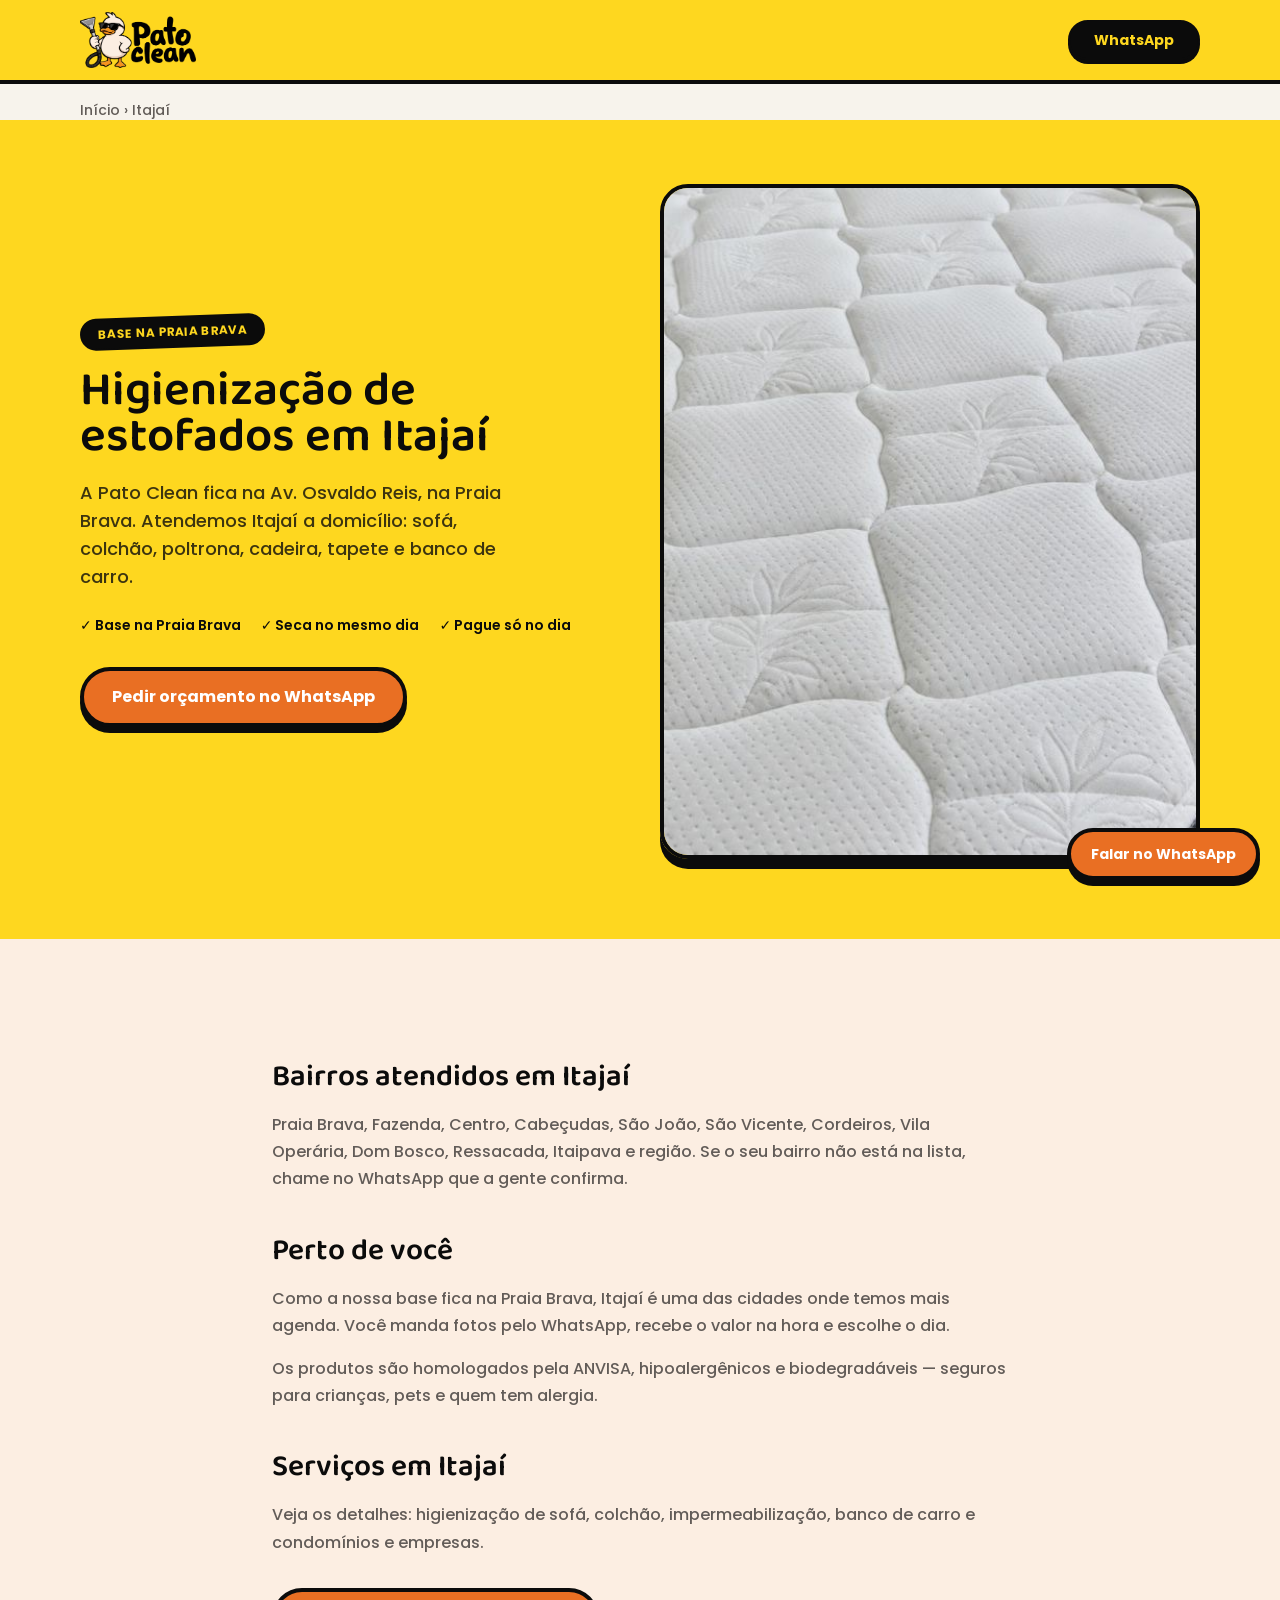
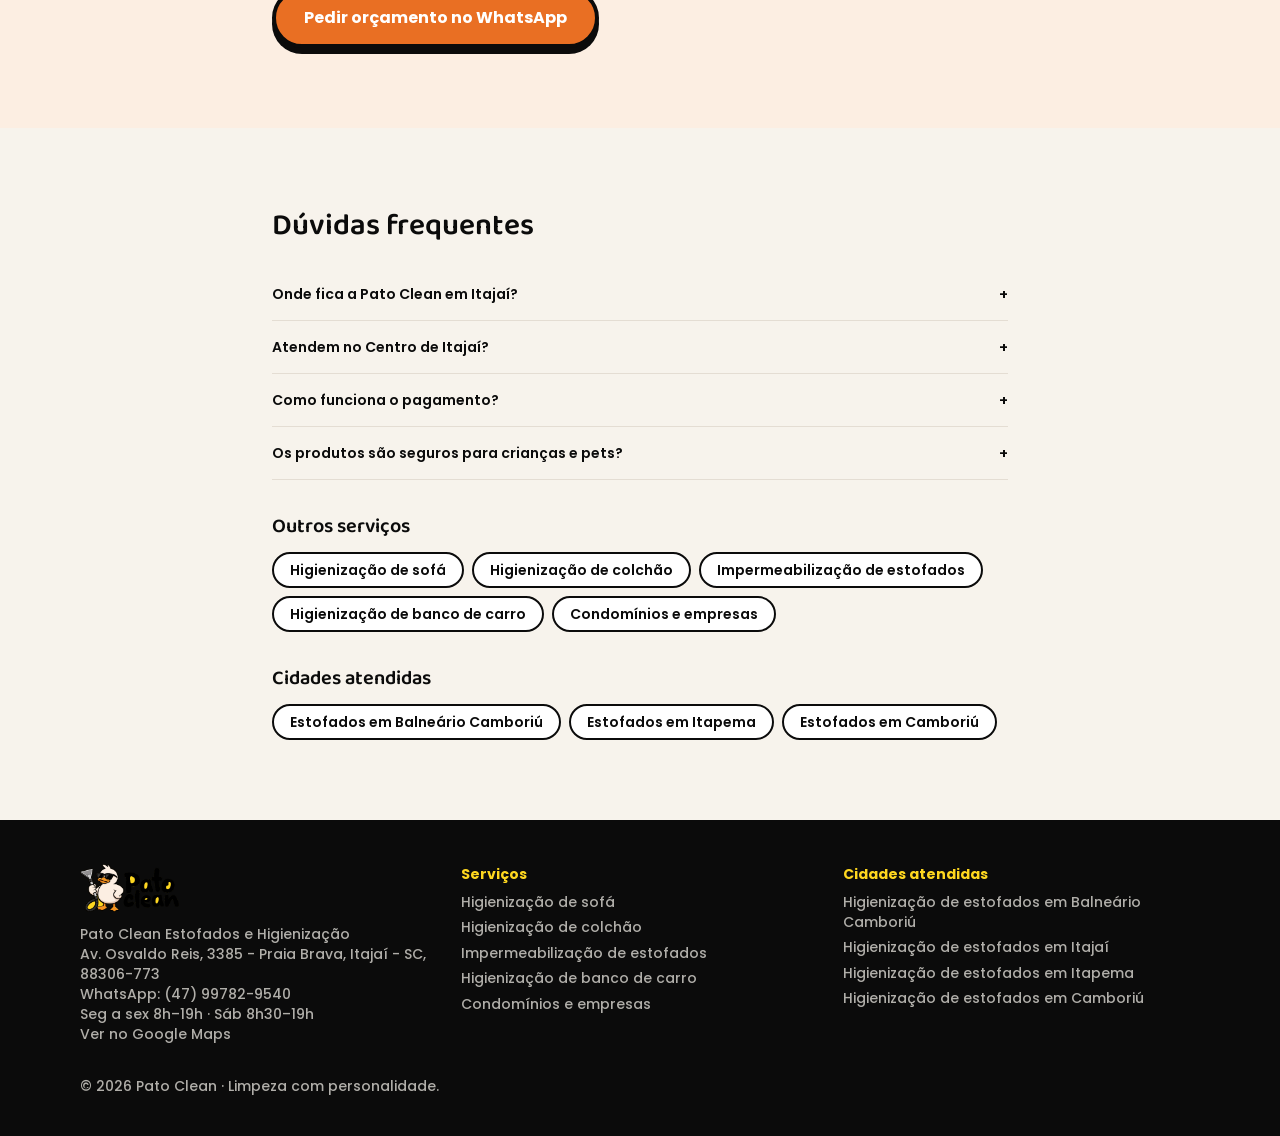
<file: higienizacao-de-estofados-itajai.html>
<!DOCTYPE html>
<html lang="pt-BR"><head><meta charset="utf-8"><meta name="viewport" content="width=device-width, initial-scale=1"><link rel="preload" as="image" href="/site-assets/6e965fe93423448b.png"><link rel="stylesheet" href="/assets/styles-BcpAY3Om.css" data-precedence="default"><script src="https://www.googletagmanager.com/gtag/js?id=AW-18436557438" async=""></script><title>Higienização de Estofados em Itajaí | Pato Clean</title><meta name="description" content="Higienização de sofá, colchão e banco de carro a domicílio em Itajaí: Praia Brava, Fazenda, Centro, Cabeçudas e região. Pague só no dia. Orçamento no WhatsApp."><meta property="og:title" content="Higienização de Estofados em Itajaí | Pato Clean"><meta property="og:description" content="Higienização de sofá, colchão e banco de carro a domicílio em Itajaí: Praia Brava, Fazenda, Centro, Cabeçudas e região. Pague só no dia. Orçamento no WhatsApp."><meta property="og:type" content="website"><meta name="twitter:card" content="summary_large_image"><link rel="icon" href="/favicon.ico" sizes="any"><link rel="icon" type="image/png" sizes="32x32" href="/favicon-32.png"><link rel="icon" type="image/png" sizes="192x192" href="/favicon-192.png"><link rel="manifest" href="/site.webmanifest"><script>window.dataLayer = window.dataLayer || [];function gtag(){dataLayer.push(arguments);}gtag('js', new Date());gtag('config', 'AW-18436557438');</script><script>function gtag_report_conversion(url){var callback=function(){if(typeof(url)!='undefined'){window.location=url;}};gtag('event','conversion',{'send_to':'AW-18436557438/QHtwCM_JnJ0dEP6UntdE','event_callback':callback});return false;}</script><meta name="twitter:title" content="Higienização de Estofados em Itajaí | Pato Clean"><meta name="twitter:description" content="Higienização de sofá, colchão e banco de carro a domicílio em Itajaí: Praia Brava, Fazenda, Centro, Cabeçudas e região. Pague só no dia. Orçamento no WhatsApp."><meta property="og:image" content="https://www.patocleanestofados.com/og-image.jpg"><meta name="twitter:image" content="https://www.patocleanestofados.com/og-image.jpg"><script src="/script.js" defer=""></script><meta name="robots" content="index, follow, max-image-preview:large"><meta name="theme-color" content="#fed71f"><meta name="geo.region" content="BR-SC"><meta name="geo.placename" content="Balneário Camboriú"><meta property="og:site_name" content="Pato Clean"><meta property="og:locale" content="pt_BR"><meta property="og:url" content="https://www.patocleanestofados.com/higienizacao-de-estofados-itajai"><meta property="og:image:width" content="1200"><meta property="og:image:height" content="630"><meta property="og:image:alt" content="Técnico da Pato Clean higienizando um sofá"><link rel="canonical" href="https://www.patocleanestofados.com/higienizacao-de-estofados-itajai"><link rel="apple-touch-icon" href="/apple-touch-icon.png"><script type="application/ld+json">{"@context":"https://schema.org","@graph":[{"@type":"Service","@id":"https://www.patocleanestofados.com/higienizacao-de-estofados-itajai#servico","name":"Higienização de estofados em Itajaí","serviceType":"Higienização de estofados em Itajaí","provider":{"@type":"LocalBusiness","@id":"https://www.patocleanestofados.com/#empresa","name":"Pato Clean","telephone":"+55-47-99782-9540","url":"https://www.patocleanestofados.com/","address":{"@type":"PostalAddress","streetAddress":"Av. Osvaldo Reis, 3385 - Praia Brava","addressLocality":"Itajaí","addressRegion":"SC","postalCode":"88306-773","addressCountry":"BR"}},"areaServed":[{"@type":"City","name":"Itajaí"}],"url":"https://www.patocleanestofados.com/higienizacao-de-estofados-itajai","description":"Higienização de sofá, colchão e banco de carro a domicílio em Itajaí: Praia Brava, Fazenda, Centro, Cabeçudas e região. Pague só no dia. Orçamento no WhatsApp."},{"@type":"FAQPage","mainEntity":[{"@type":"Question","name":"Onde fica a Pato Clean em Itajaí?","acceptedAnswer":{"@type":"Answer","text":"Na Av. Osvaldo Reis, 3385, Praia Brava. O atendimento é a domicílio: o técnico vai até você."}},{"@type":"Question","name":"Atendem no Centro de Itajaí?","acceptedAnswer":{"@type":"Answer","text":"Sim. Atendemos o Centro e os demais bairros da cidade."}},{"@type":"Question","name":"Como funciona o pagamento?","acceptedAnswer":{"@type":"Answer","text":"Você só paga no dia, depois do serviço feito. As formas de pagamento são combinadas pelo WhatsApp na hora do orçamento."}},{"@type":"Question","name":"Os produtos são seguros para crianças e pets?","acceptedAnswer":{"@type":"Answer","text":"Sim. Usamos produtos homologados pela ANVISA, hipoalergênicos e biodegradáveis, seguros para crianças, pets e pessoas com alergia."}}]},{"@type":"BreadcrumbList","itemListElement":[{"@type":"ListItem","position":1,"name":"Início","item":"https://www.patocleanestofados.com/"},{"@type":"ListItem","position":2,"name":"Itajaí","item":"https://www.patocleanestofados.com/higienizacao-de-estofados-itajai"}]}]}</script><link rel="stylesheet" href="/seo-pages.css"></head><body><!--$--><style>img, video { max-width: none; }

@layer properties {
  @supports (((-webkit-hyphens:none)) and (not (margin-trim:inline))) or ((-moz-orient:inline) and (not (color:rgb(from red r g b)))) {
  *, ::before, ::after, ::backdrop { --tw-translate-x: 0; --tw-translate-y: 0; --tw-translate-z: 0; --tw-rotate-x: initial; --tw-rotate-y: initial; --tw-rotate-z: initial; --tw-skew-x: initial; --tw-skew-y: initial; --tw-space-y-reverse: 0; --tw-space-x-reverse: 0; --tw-border-style: solid; --tw-leading: initial; --tw-font-weight: initial; --tw-tracking: initial; --tw-ordinal: initial; --tw-slashed-zero: initial; --tw-numeric-figure: initial; --tw-numeric-spacing: initial; --tw-numeric-fraction: initial; --tw-shadow: 0 0 #0000; --tw-shadow-color: initial; --tw-shadow-alpha: 100%; --tw-inset-shadow: 0 0 #0000; --tw-inset-shadow-color: initial; --tw-inset-shadow-alpha: 100%; --tw-ring-color: initial; --tw-ring-shadow: 0 0 #0000; --tw-inset-ring-color: initial; --tw-inset-ring-shadow: 0 0 #0000; --tw-ring-inset: initial; --tw-ring-offset-width: 0px; --tw-ring-offset-color: #fff; --tw-ring-offset-shadow: 0 0 #0000; --tw-outline-style: solid; --tw-blur: initial; --tw-brightness: initial; --tw-contrast: initial; --tw-grayscale: initial; --tw-hue-rotate: initial; --tw-invert: initial; --tw-opacity: initial; --tw-saturate: initial; --tw-sepia: initial; --tw-drop-shadow: initial; --tw-drop-shadow-color: initial; --tw-drop-shadow-alpha: 100%; --tw-drop-shadow-size: initial; --tw-duration: initial; --tw-ease: initial; --tw-content: ""; --tw-animation-delay: 0s; --tw-animation-direction: normal; --tw-animation-duration: initial; --tw-animation-fill-mode: none; --tw-animation-iteration-count: 1; --tw-enter-blur: 0; --tw-enter-opacity: 1; --tw-enter-rotate: 0; --tw-enter-scale: 1; --tw-enter-translate-x: 0; --tw-enter-translate-y: 0; --tw-exit-blur: 0; --tw-exit-opacity: 1; --tw-exit-rotate: 0; --tw-exit-scale: 1; --tw-exit-translate-x: 0; --tw-exit-translate-y: 0; }
}
}
@layer theme {
  :root, :host { --font-sans: var(--font-sans); --font-mono: ui-monospace, SFMono-Regular, Menlo, Monaco, Consolas, "Liberation Mono", "Courier New", monospace; --color-black: #000; --spacing: .25rem; --container-sm: 24rem; --container-md: 28rem; --container-lg: 32rem; --container-3xl: 48rem; --container-6xl: 72rem; --text-xs: .75rem; --text-xs--line-height: calc(1 / .75); --text-sm: .875rem; --text-sm--line-height: calc(1.25 / .875); --text-base: 1rem; --text-base--line-height: calc(1.5 / 1); --text-lg: 1.125rem; --text-lg--line-height: calc(1.75 / 1.125); --text-xl: 1.25rem; --text-xl--line-height: calc(1.75 / 1.25); --text-3xl: 1.875rem; --text-3xl--line-height: calc(2.25 / 1.875); --text-4xl: 2.25rem; --text-4xl--line-height: calc(2.5 / 2.25); --text-5xl: 3rem; --text-5xl--line-height: 1; --text-6xl: 3.75rem; --text-6xl--line-height: 1; --text-7xl: 4.5rem; --text-7xl--line-height: 1; --font-weight-normal: 400; --font-weight-medium: 500; --font-weight-semibold: 600; --font-weight-bold: 700; --tracking-tight: -.025em; --tracking-wide: .025em; --tracking-widest: .1em; --leading-relaxed: 1.625; --drop-shadow-xl: 0 9px 7px #0000001a; --ease-in-out: cubic-bezier(.4, 0, .2, 1); --animate-pulse: pulse 2s cubic-bezier(.4, 0, .6, 1) infinite; --aspect-video: 16 / 9; --default-transition-duration: .15s; --default-transition-timing-function: cubic-bezier(.4, 0, .2, 1); --default-font-family: var(--font-sans); --default-mono-font-family: var(--font-mono); --color-background: var(--background); --color-foreground: var(--foreground); --color-border: var(--border); --font-display: var(--font-display); }
}
@layer base {
  *, ::after, ::before, ::backdrop { box-sizing: border-box; border: 0px solid; margin: 0px; padding: 0px; }
  ::file-selector-button { box-sizing: border-box; border: 0px solid; margin: 0px; padding: 0px; }
  html, :host { text-size-adjust: 100%; tab-size: 4; line-height: 1.5; font-family: var(--default-font-family,-apple-system, BlinkMacSystemFont, "Segoe UI", Roboto, "Helvetica Neue", "Noto Sans", Arial, sans-serif, "Apple Color Emoji", "Segoe UI Emoji", "Segoe UI Symbol", "Noto Color Emoji"); font-feature-settings: var(--default-font-feature-settings,normal); font-variation-settings: var(--default-font-variation-settings,normal); -webkit-tap-highlight-color: transparent; }
  hr { height: 0px; color: inherit; border-top-width: 1px; }
  abbr:where([title]) { text-decoration: underline dotted; }
  h1, h2, h3, h4, h5, h6 { font-size: inherit; font-weight: inherit; }
  a { color: inherit; text-decoration: inherit; }
  b, strong { font-weight: bolder; }
  code, kbd, samp, pre { font-family: var(--default-mono-font-family,ui-monospace, SFMono-Regular, Menlo, Monaco, Consolas, "Liberation Mono", "Courier New", monospace); font-feature-settings: var(--default-mono-font-feature-settings,normal); font-variation-settings: var(--default-mono-font-variation-settings,normal); font-size: 1em; }
  small { font-size: 80%; }
  sub, sup { vertical-align: baseline; font-size: 75%; line-height: 0; position: relative; }
  sub { bottom: -0.25em; }
  sup { top: -0.5em; }
  table { text-indent: 0px; border-color: inherit; border-collapse: collapse; }
  progress { vertical-align: baseline; }
  summary { display: list-item; }
  ol, ul, menu { list-style: none; }
  img, svg, video, canvas, audio, iframe, embed, object { vertical-align: middle; display: block; }
  img, video { max-width: 100%; height: auto; }
  button, input, select, optgroup, textarea { font: inherit; letter-spacing: inherit; color: inherit; opacity: 1; background-color: rgba(0, 0, 0, 0); border-radius: 0px; }
  ::file-selector-button { font: inherit; letter-spacing: inherit; color: inherit; opacity: 1; background-color: rgba(0, 0, 0, 0); border-radius: 0px; }
  :where(select:is([multiple], [size])) optgroup { font-weight: bolder; }
  :where(select:is([multiple], [size])) optgroup option { padding-inline-start: 20px; }
  ::file-selector-button { margin-inline-end: 4px; }
  ::placeholder { opacity: 1; }
  @supports (not ((-webkit-appearance:-apple-pay-button))) or (contain-intrinsic-size:1px) {
  ::placeholder { color: currentcolor; }
  @supports (color:color-mix(in lab, red, red)) {
  ::placeholder { color: color-mix(currentcolor, transparent); }
}
}
  textarea { resize: vertical; }
  ::-webkit-search-decoration { appearance: none; }
  ::-webkit-date-and-time-value { min-height: 1lh; text-align: inherit; }
  ::-webkit-datetime-edit { display: inline-flex; }
  ::-webkit-datetime-edit-fields-wrapper { padding: 0px; }
  ::-webkit-datetime-edit { padding-block: 0px; }
  ::-webkit-datetime-edit-year-field { padding-block: 0px; }
  ::-webkit-datetime-edit-month-field { padding-block: 0px; }
  ::-webkit-datetime-edit-day-field { padding-block: 0px; }
  ::-webkit-datetime-edit-hour-field { padding-block: 0px; }
  ::-webkit-datetime-edit-minute-field { padding-block: 0px; }
  ::-webkit-datetime-edit-second-field { padding-block: 0px; }
  ::-webkit-datetime-edit-millisecond-field { padding-block: 0px; }
  ::-webkit-datetime-edit-meridiem-field { padding-block: 0px; }
  ::-webkit-calendar-picker-indicator { line-height: 1; }
  button, input:where([type="button"], [type="reset"], [type="submit"]) { appearance: button; }
  ::file-selector-button { appearance: button; }
  ::-webkit-inner-spin-button { height: auto; }
  ::-webkit-outer-spin-button { height: auto; }
  [hidden]:where(:not([hidden="until-found"])) { display: none !important; }
  * { border-color: var(--color-border); }
  body { background-color: var(--color-background); color: var(--color-foreground); font-family: var(--font-sans); }
  h1, h2, h3, .font-display { font-family: var(--font-display); }
}
@layer components;
@layer utilities {
  .pointer-events-none { pointer-events: none; }
  .invisible { visibility: hidden; }
  .sr-only { clip-path: inset(50%); white-space: nowrap; border-width: 0px; width: 1px; height: 1px; margin: -1px; padding: 0px; position: absolute; overflow: hidden; }
  .absolute { position: absolute; }
  .fixed { position: fixed; }
  .relative { position: relative; }
  .sticky { position: sticky; }
  .inset-0 { inset: 0px; }
  .inset-x-0 { inset-inline: 0px; }
  .inset-y-0 { inset-block: 0px; }
  .-top-12 { top: calc(var(--spacing) * -12); }
  .top-0 { top: 0px; }
  .top-1\.5 { top: calc(var(--spacing) * 1.5); }
  .top-1\/2 { top: 50%; }
  .top-3\.5 { top: calc(var(--spacing) * 3.5); }
  .top-4 { top: calc(var(--spacing) * 4); }
  .top-\[1px\] { top: 1px; }
  .top-\[50\%\] { top: 50%; }
  .top-\[60\%\] { top: 60%; }
  .top-full { top: 100%; }
  .-right-12 { right: calc(var(--spacing) * -12); }
  .right-0 { right: 0px; }
  .right-1 { right: var(--spacing); }
  .right-2 { right: calc(var(--spacing) * 2); }
  .right-3 { right: calc(var(--spacing) * 3); }
  .right-4 { right: calc(var(--spacing) * 4); }
  .right-5 { right: calc(var(--spacing) * 5); }
  .-bottom-6 { bottom: calc(var(--spacing) * -6); }
  .-bottom-12 { bottom: calc(var(--spacing) * -12); }
  .bottom-0 { bottom: 0px; }
  .bottom-5 { bottom: calc(var(--spacing) * 5); }
  .-left-8 { left: calc(var(--spacing) * -8); }
  .-left-12 { left: calc(var(--spacing) * -12); }
  .left-0 { left: 0px; }
  .left-1\/2 { left: 50%; }
  .left-2 { left: calc(var(--spacing) * 2); }
  .left-\[50\%\] { left: 50%; }
  .z-10 { z-index: 10; }
  .z-20 { z-index: 20; }
  .z-40 { z-index: 40; }
  .z-50 { z-index: 50; }
  .z-\[1\] { z-index: 1; }
  .-mx-1 { margin-inline: calc(var(--spacing) * -1); }
  .mx-2 { margin-inline: calc(var(--spacing) * 2); }
  .mx-3\.5 { margin-inline: calc(var(--spacing) * 3.5); }
  .mx-auto { margin-inline: auto; }
  .my-0\.5 { margin-block: calc(var(--spacing) * .5); }
  .my-1 { margin-block: var(--spacing); }
  .-mt-4 { margin-top: calc(var(--spacing) * -4); }
  .mt-1 { margin-top: var(--spacing); }
  .mt-1\.5 { margin-top: calc(var(--spacing) * 1.5); }
  .mt-2 { margin-top: calc(var(--spacing) * 2); }
  .mt-3 { margin-top: calc(var(--spacing) * 3); }
  .mt-4 { margin-top: calc(var(--spacing) * 4); }
  .mt-5 { margin-top: calc(var(--spacing) * 5); }
  .mt-6 { margin-top: calc(var(--spacing) * 6); }
  .mt-8 { margin-top: calc(var(--spacing) * 8); }
  .mt-10 { margin-top: calc(var(--spacing) * 10); }
  .mt-24 { margin-top: calc(var(--spacing) * 24); }
  .mt-auto { margin-top: auto; }
  .mr-2 { margin-right: calc(var(--spacing) * 2); }
  .mb-1 { margin-bottom: var(--spacing); }
  .-ml-4 { margin-left: calc(var(--spacing) * -4); }
  .ml-1 { margin-left: var(--spacing); }
  .ml-auto { margin-left: auto; }
  .block { display: block; }
  .flex { display: flex; }
  .grid { display: grid; }
  .hidden { display: none; }
  .inline-block { display: inline-block; }
  .inline-flex { display: inline-flex; }
  .table { display: table; }
  .aspect-\[4\/5\] { aspect-ratio: 4 / 5; }
  .aspect-square { aspect-ratio: 1 / 1; }
  .aspect-video { aspect-ratio: var(--aspect-video); }
  .size-\(--cell-size\) { width: var(--cell-size); height: var(--cell-size); }
  .size-4 { width: calc(var(--spacing) * 4); height: calc(var(--spacing) * 4); }
  .h-\(--cell-size\) { height: var(--cell-size); }
  .h-1\.5 { height: calc(var(--spacing) * 1.5); }
  .h-2 { height: calc(var(--spacing) * 2); }
  .h-2\.5 { height: calc(var(--spacing) * 2.5); }
  .h-3 { height: calc(var(--spacing) * 3); }
  .h-3\.5 { height: calc(var(--spacing) * 3.5); }
  .h-4 { height: calc(var(--spacing) * 4); }
  .h-5 { height: calc(var(--spacing) * 5); }
  .h-7 { height: calc(var(--spacing) * 7); }
  .h-8 { height: calc(var(--spacing) * 8); }
  .h-9 { height: calc(var(--spacing) * 9); }
  .h-10 { height: calc(var(--spacing) * 10); }
  .h-11 { height: calc(var(--spacing) * 11); }
  .h-12 { height: calc(var(--spacing) * 12); }
  .h-\[1px\] { height: 1px; }
  .h-\[var\(--radix-navigation-menu-viewport-height\)\] { height: var(--radix-navigation-menu-viewport-height); }
  .h-\[var\(--radix-select-trigger-height\)\] { height: var(--radix-select-trigger-height); }
  .h-auto { height: auto; }
  .h-full { height: 100%; }
  .h-px { height: 1px; }
  .h-svh { height: 100svh; }
  .max-h-\(--radix-context-menu-content-available-height\) { max-height: var(--radix-context-menu-content-available-height); }
  .max-h-\(--radix-select-content-available-height\) { max-height: var(--radix-select-content-available-height); }
  .max-h-\[300px\] { max-height: 300px; }
  .max-h-\[var\(--radix-dropdown-menu-content-available-height\)\] { max-height: var(--radix-dropdown-menu-content-available-height); }
  .min-h-0 { min-height: 0px; }
  .min-h-\[60px\] { min-height: 60px; }
  .min-h-screen { min-height: 100vh; }
  .min-h-svh { min-height: 100svh; }
  .w-\(--cell-size\) { width: var(--cell-size); }
  .w-\(--sidebar-width\) { width: var(--sidebar-width); }
  .w-0 { width: 0px; }
  .w-1 { width: var(--spacing); }
  .w-2 { width: calc(var(--spacing) * 2); }
  .w-2\.5 { width: calc(var(--spacing) * 2.5); }
  .w-3 { width: calc(var(--spacing) * 3); }
  .w-3\.5 { width: calc(var(--spacing) * 3.5); }
  .w-3\/4 { width: 75%; }
  .w-4 { width: calc(var(--spacing) * 4); }
  .w-5 { width: calc(var(--spacing) * 5); }
  .w-7 { width: calc(var(--spacing) * 7); }
  .w-8 { width: calc(var(--spacing) * 8); }
  .w-9 { width: calc(var(--spacing) * 9); }
  .w-10 { width: calc(var(--spacing) * 10); }
  .w-28 { width: calc(var(--spacing) * 28); }
  .w-40 { width: calc(var(--spacing) * 40); }
  .w-64 { width: calc(var(--spacing) * 64); }
  .w-72 { width: calc(var(--spacing) * 72); }
  .w-\[1px\] { width: 1px; }
  .w-\[100px\] { width: 100px; }
  .w-auto { width: auto; }
  .w-fit { width: fit-content; }
  .w-full { width: 100%; }
  .w-max { width: max-content; }
  .w-px { width: 1px; }
  .max-w-\(--skeleton-width\) { max-width: var(--skeleton-width); }
  .max-w-3xl { max-width: var(--container-3xl); }
  .max-w-6xl { max-width: var(--container-6xl); }
  .max-w-lg { max-width: var(--container-lg); }
  .max-w-max { max-width: max-content; }
  .max-w-md { max-width: var(--container-md); }
  .min-w-\(--cell-size\) { min-width: var(--cell-size); }
  .min-w-0 { min-width: 0px; }
  .min-w-5 { min-width: calc(var(--spacing) * 5); }
  .min-w-8 { min-width: calc(var(--spacing) * 8); }
  .min-w-9 { min-width: calc(var(--spacing) * 9); }
  .min-w-10 { min-width: calc(var(--spacing) * 10); }
  .min-w-\[8rem\] { min-width: 8rem; }
  .min-w-\[12rem\] { min-width: 12rem; }
  .min-w-\[var\(--radix-select-trigger-width\)\] { min-width: var(--radix-select-trigger-width); }
  .flex-1 { flex: 1 1 0%; }
  .shrink-0 { flex-shrink: 0; }
  .grow { flex-grow: 1; }
  .grow-0 { flex-grow: 0; }
  .basis-full { flex-basis: 100%; }
  .caption-bottom { caption-side: bottom; }
  .border-collapse { border-collapse: collapse; }
  .origin-\(--radix-context-menu-content-transform-origin\) { transform-origin: var(--radix-context-menu-content-transform-origin); }
  .origin-\(--radix-dropdown-menu-content-transform-origin\) { transform-origin: var(--radix-dropdown-menu-content-transform-origin); }
  .origin-\(--radix-hover-card-content-transform-origin\) { transform-origin: var(--radix-hover-card-content-transform-origin); }
  .origin-\(--radix-menubar-content-transform-origin\) { transform-origin: var(--radix-menubar-content-transform-origin); }
  .origin-\(--radix-popover-content-transform-origin\) { transform-origin: var(--radix-popover-content-transform-origin); }
  .origin-\(--radix-select-content-transform-origin\) { transform-origin: var(--radix-select-content-transform-origin); }
  .origin-\(--radix-tooltip-content-transform-origin\) { transform-origin: var(--radix-tooltip-content-transform-origin); }
  .-translate-x-1\/2 { --tw-translate-x: calc(calc(1 / 2 * 100%) * -1); translate: var(--tw-translate-x) var(--tw-translate-y); }
  .-translate-x-px { --tw-translate-x: -1px; translate: var(--tw-translate-x) var(--tw-translate-y); }
  .translate-x-\[-50\%\] { --tw-translate-x: -50%; translate: var(--tw-translate-x) var(--tw-translate-y); }
  .translate-x-px { --tw-translate-x: 1px; translate: var(--tw-translate-x) var(--tw-translate-y); }
  .-translate-y-1\/2 { --tw-translate-y: calc(calc(1 / 2 * 100%) * -1); translate: var(--tw-translate-x) var(--tw-translate-y); }
  .translate-y-\[-50\%\] { --tw-translate-y: -50%; translate: var(--tw-translate-x) var(--tw-translate-y); }
  .-rotate-2 { rotate: -2deg; }
  .rotate-45 { rotate: 45deg; }
  .rotate-90 { rotate: 90deg; }
  .transform { transform: var(--tw-rotate-x,) var(--tw-rotate-y,) var(--tw-rotate-z,) var(--tw-skew-x,) var(--tw-skew-y,); }
  .animate-caret-blink { animation: 1.25s ease-out 0s infinite normal none running caret-blink; }
  .animate-in { animation: enter var(--tw-animation-duration,var(--tw-duration,.15s))var(--tw-ease,ease)var(--tw-animation-delay,0s)var(--tw-animation-iteration-count,1)var(--tw-animation-direction,normal)var(--tw-animation-fill-mode,none); }
  .animate-pulse { animation: var(--animate-pulse); }
  .cursor-default { cursor: default; }
  .cursor-pointer { cursor: pointer; }
  .touch-none { touch-action: none; }
  .list-none { list-style-type: none; }
  .grid-cols-2 { grid-template-columns: repeat(2, minmax(0px, 1fr)); }
  .flex-col { flex-direction: column; }
  .flex-col-reverse { flex-direction: column-reverse; }
  .flex-row { flex-direction: row; }
  .flex-wrap { flex-wrap: wrap; }
  .place-content-center { place-content: center; }
  .items-center { align-items: center; }
  .items-end { align-items: flex-end; }
  .items-start { align-items: flex-start; }
  .items-stretch { align-items: stretch; }
  .justify-between { justify-content: space-between; }
  .justify-center { justify-content: center; }
  .gap-1 { gap: var(--spacing); }
  .gap-1\.5 { gap: calc(var(--spacing) * 1.5); }
  .gap-2 { gap: calc(var(--spacing) * 2); }
  .gap-3 { gap: calc(var(--spacing) * 3); }
  .gap-4 { gap: calc(var(--spacing) * 4); }
  .gap-6 { gap: calc(var(--spacing) * 6); }
  .gap-8 { gap: calc(var(--spacing) * 8); }
  .gap-10 { gap: calc(var(--spacing) * 10); }
  :where(.space-y-1\.5 > :not(:last-child)) { --tw-space-y-reverse: 0; margin-block-start: calc(calc(var(--spacing) * 1.5) * var(--tw-space-y-reverse)); margin-block-end: calc(calc(var(--spacing) * 1.5) * calc(1 - var(--tw-space-y-reverse))); }
  :where(.space-y-2 > :not(:last-child)) { --tw-space-y-reverse: 0; margin-block-start: calc(calc(var(--spacing) * 2) * var(--tw-space-y-reverse)); margin-block-end: calc(calc(var(--spacing) * 2) * calc(1 - var(--tw-space-y-reverse))); }
  .gap-x-5 { column-gap: calc(var(--spacing) * 5); }
  :where(.space-x-1 > :not(:last-child)) { --tw-space-x-reverse: 0; margin-inline-start: calc(var(--spacing) * var(--tw-space-x-reverse)); margin-inline-end: calc(var(--spacing) * calc(1 - var(--tw-space-x-reverse))); }
  .gap-y-2 { row-gap: calc(var(--spacing) * 2); }
  .overflow-auto { overflow: auto; }
  .overflow-hidden { overflow: hidden; }
  .overflow-x-hidden { overflow-x: hidden; }
  .overflow-y-auto { overflow-y: auto; }
  .rounded-2xl { border-radius: calc(var(--radius) + 8px); }
  .rounded-3xl { border-radius: calc(var(--radius) + 12px); }
  .rounded-\[2px\] { border-radius: 2px; }
  .rounded-\[inherit\] { border-radius: inherit; }
  .rounded-full { border-radius: 2.14748e+09px; }
  .rounded-lg { border-radius: var(--radius); }
  .rounded-md { border-radius: calc(var(--radius) - 2px); }
  .rounded-none { border-radius: 0px; }
  .rounded-sm { border-radius: calc(var(--radius) - 4px); }
  .rounded-xl { border-radius: calc(var(--radius) + 4px); }
  .rounded-t-\[10px\] { border-top-left-radius: 10px; border-top-right-radius: 10px; }
  .rounded-l-md { border-top-left-radius: calc(var(--radius) - 2px); border-bottom-left-radius: calc(var(--radius) - 2px); }
  .rounded-tl-sm { border-top-left-radius: calc(var(--radius) - 4px); }
  .rounded-r-md { border-top-right-radius: calc(var(--radius) - 2px); border-bottom-right-radius: calc(var(--radius) - 2px); }
  .border { border-style: var(--tw-border-style); border-width: 1px; }
  .border-2 { border-style: var(--tw-border-style); border-width: 2px; }
  .border-4 { border-style: var(--tw-border-style); border-width: 4px; }
  .border-\[1\.5px\] { border-style: var(--tw-border-style); border-width: 1.5px; }
  .border-y { border-block-style: var(--tw-border-style); border-block-width: 1px; }
  .border-t { border-top-style: var(--tw-border-style); border-top-width: 1px; }
  .border-t-4 { border-top-style: var(--tw-border-style); border-top-width: 4px; }
  .border-r { border-right-style: var(--tw-border-style); border-right-width: 1px; }
  .border-b { border-bottom-style: var(--tw-border-style); border-bottom-width: 1px; }
  .border-b-4 { border-bottom-style: var(--tw-border-style); border-bottom-width: 4px; }
  .border-l { border-left-style: var(--tw-border-style); border-left-width: 1px; }
  .border-dashed { --tw-border-style: dashed; border-style: dashed; }
  .border-\(--color-border\) { border-color: var(--color-border); }
  .border-border\/50 { border-color: var(--border); }
  @supports (color:color-mix(in lab, red, red)) {
  .border-border\/50 { border-color: color-mix(in oklab, var(--border) 50%, transparent); }
}
  .border-destructive\/50 { border-color: var(--destructive); }
  @supports (color:color-mix(in lab, red, red)) {
  .border-destructive\/50 { border-color: color-mix(in oklab, var(--destructive) 50%, transparent); }
}
  .border-ink { border-color: var(--ink); }
  .border-input { border-color: var(--input); }
  .border-primary, .border-primary\/50 { border-color: var(--primary); }
  @supports (color:color-mix(in lab, red, red)) {
  .border-primary\/50 { border-color: color-mix(in oklab, var(--primary) 50%, transparent); }
}
  .border-sidebar-border { border-color: var(--sidebar-border); }
  .border-transparent { border-color: rgba(0, 0, 0, 0); }
  .border-t-transparent { border-top-color: rgba(0, 0, 0, 0); }
  .border-l-transparent { border-left-color: rgba(0, 0, 0, 0); }
  .bg-\(--color-bg\) { background-color: var(--color-bg); }
  .bg-accent { background-color: var(--accent); }
  .bg-background { background-color: var(--background); }
  .bg-black\/80 { background-color: rgba(0, 0, 0, 0.8); }
  @supports (color:color-mix(in lab, red, red)) {
  .bg-black\/80 { background-color: color-mix(in oklab, var(--color-black) 80%, transparent); }
}
  .bg-border { background-color: var(--border); }
  .bg-card { background-color: var(--card); }
  .bg-cream { background-color: var(--cream); }
  .bg-destructive { background-color: var(--destructive); }
  .bg-foreground { background-color: var(--foreground); }
  .bg-ink { background-color: var(--ink); }
  .bg-muted, .bg-muted\/50 { background-color: var(--muted); }
  @supports (color:color-mix(in lab, red, red)) {
  .bg-muted\/50 { background-color: color-mix(in oklab, var(--muted) 50%, transparent); }
}
  .bg-popover { background-color: var(--popover); }
  .bg-primary, .bg-primary\/10 { background-color: var(--primary); }
  @supports (color:color-mix(in lab, red, red)) {
  .bg-primary\/10 { background-color: color-mix(in oklab, var(--primary) 10%, transparent); }
}
  .bg-primary\/20 { background-color: var(--primary); }
  @supports (color:color-mix(in lab, red, red)) {
  .bg-primary\/20 { background-color: color-mix(in oklab, var(--primary) 20%, transparent); }
}
  .bg-secondary { background-color: var(--secondary); }
  .bg-sidebar { background-color: var(--sidebar); }
  .bg-sidebar-border { background-color: var(--sidebar-border); }
  .bg-transparent { background-color: rgba(0, 0, 0, 0); }
  .fill-current { fill: currentcolor; }
  .fill-primary { fill: var(--primary); }
  .object-cover { object-fit: cover; }
  .p-0 { padding: 0px; }
  .p-1 { padding: var(--spacing); }
  .p-2 { padding: calc(var(--spacing) * 2); }
  .p-3 { padding: calc(var(--spacing) * 3); }
  .p-4 { padding: calc(var(--spacing) * 4); }
  .p-6 { padding: calc(var(--spacing) * 6); }
  .p-\[1px\] { padding: 1px; }
  .px-\(--cell-size\) { padding-inline: var(--cell-size); }
  .px-1 { padding-inline: var(--spacing); }
  .px-1\.5 { padding-inline: calc(var(--spacing) * 1.5); }
  .px-2 { padding-inline: calc(var(--spacing) * 2); }
  .px-2\.5 { padding-inline: calc(var(--spacing) * 2.5); }
  .px-3 { padding-inline: calc(var(--spacing) * 3); }
  .px-4 { padding-inline: calc(var(--spacing) * 4); }
  .px-5 { padding-inline: calc(var(--spacing) * 5); }
  .px-7 { padding-inline: calc(var(--spacing) * 7); }
  .px-8 { padding-inline: calc(var(--spacing) * 8); }
  .py-0\.5 { padding-block: calc(var(--spacing) * .5); }
  .py-1 { padding-block: var(--spacing); }
  .py-1\.5 { padding-block: calc(var(--spacing) * 1.5); }
  .py-2 { padding-block: calc(var(--spacing) * 2); }
  .py-3 { padding-block: calc(var(--spacing) * 3); }
  .py-3\.5 { padding-block: calc(var(--spacing) * 3.5); }
  .py-4 { padding-block: calc(var(--spacing) * 4); }
  .py-6 { padding-block: calc(var(--spacing) * 6); }
  .py-10 { padding-block: calc(var(--spacing) * 10); }
  .py-14 { padding-block: calc(var(--spacing) * 14); }
  .pt-0 { padding-top: 0px; }
  .pt-3 { padding-top: calc(var(--spacing) * 3); }
  .pt-4 { padding-top: calc(var(--spacing) * 4); }
  .pt-10 { padding-top: calc(var(--spacing) * 10); }
  .pr-1 { padding-right: var(--spacing); }
  .pr-2 { padding-right: calc(var(--spacing) * 2); }
  .pr-2\.5 { padding-right: calc(var(--spacing) * 2.5); }
  .pr-8 { padding-right: calc(var(--spacing) * 8); }
  .pb-3 { padding-bottom: calc(var(--spacing) * 3); }
  .pb-4 { padding-bottom: calc(var(--spacing) * 4); }
  .pb-14 { padding-bottom: calc(var(--spacing) * 14); }
  .pl-2 { padding-left: calc(var(--spacing) * 2); }
  .pl-2\.5 { padding-left: calc(var(--spacing) * 2.5); }
  .pl-4 { padding-left: calc(var(--spacing) * 4); }
  .pl-8 { padding-left: calc(var(--spacing) * 8); }
  .text-center { text-align: center; }
  .text-left { text-align: left; }
  .align-middle { vertical-align: middle; }
  .font-display { font-family: var(--font-display); }
  .font-mono { font-family: var(--font-mono); }
  .text-3xl { font-size: var(--text-3xl); line-height: var(--tw-leading,var(--text-3xl--line-height)); }
  .text-4xl { font-size: var(--text-4xl); line-height: var(--tw-leading,var(--text-4xl--line-height)); }
  .text-5xl { font-size: var(--text-5xl); line-height: var(--tw-leading,var(--text-5xl--line-height)); }
  .text-7xl { font-size: var(--text-7xl); line-height: var(--tw-leading,var(--text-7xl--line-height)); }
  .text-base { font-size: var(--text-base); line-height: var(--tw-leading,var(--text-base--line-height)); }
  .text-lg { font-size: var(--text-lg); line-height: var(--tw-leading,var(--text-lg--line-height)); }
  .text-sm { font-size: var(--text-sm); line-height: var(--tw-leading,var(--text-sm--line-height)); }
  .text-xl { font-size: var(--text-xl); line-height: var(--tw-leading,var(--text-xl--line-height)); }
  .text-xs { font-size: var(--text-xs); line-height: var(--tw-leading,var(--text-xs--line-height)); }
  .text-\[0\.8rem\] { font-size: 0.8rem; }
  .leading-\[0\.95\] { --tw-leading: .95; line-height: 0.95; }
  .leading-none { --tw-leading: 1; line-height: 1; }
  .font-bold { --tw-font-weight: var(--font-weight-bold); font-weight: var(--font-weight-bold); }
  .font-medium { --tw-font-weight: var(--font-weight-medium); font-weight: var(--font-weight-medium); }
  .font-normal { --tw-font-weight: var(--font-weight-normal); font-weight: var(--font-weight-normal); }
  .font-semibold { --tw-font-weight: var(--font-weight-semibold); font-weight: var(--font-weight-semibold); }
  .tracking-tight { --tw-tracking: var(--tracking-tight); letter-spacing: var(--tracking-tight); }
  .tracking-wide { --tw-tracking: var(--tracking-wide); letter-spacing: var(--tracking-wide); }
  .tracking-widest { --tw-tracking: var(--tracking-widest); letter-spacing: var(--tracking-widest); }
  .break-words { overflow-wrap: break-word; }
  .whitespace-nowrap { white-space: nowrap; }
  .text-accent-foreground { color: var(--accent-foreground); }
  .text-card-foreground { color: var(--card-foreground); }
  .text-current { color: currentcolor; }
  .text-destructive { color: var(--destructive); }
  .text-destructive-foreground { color: var(--destructive-foreground); }
  .text-foreground { color: var(--foreground); }
  .text-ink { color: var(--ink); }
  .text-ink-foreground, .text-ink-foreground\/70 { color: var(--ink-foreground); }
  @supports (color:color-mix(in lab, red, red)) {
  .text-ink-foreground\/70 { color: color-mix(in oklab, var(--ink-foreground) 70%, transparent); }
}
  .text-ink\/80 { color: var(--ink); }
  @supports (color:color-mix(in lab, red, red)) {
  .text-ink\/80 { color: color-mix(in oklab, var(--ink) 80%, transparent); }
}
  .text-muted-foreground { color: var(--muted-foreground); }
  .text-popover-foreground { color: var(--popover-foreground); }
  .text-primary { color: var(--primary); }
  .text-primary-foreground { color: var(--primary-foreground); }
  .text-secondary-foreground { color: var(--secondary-foreground); }
  .text-sidebar-foreground, .text-sidebar-foreground\/70 { color: var(--sidebar-foreground); }
  @supports (color:color-mix(in lab, red, red)) {
  .text-sidebar-foreground\/70 { color: color-mix(in oklab, var(--sidebar-foreground) 70%, transparent); }
}
  .uppercase { text-transform: uppercase; }
  .tabular-nums { --tw-numeric-spacing: tabular-nums; font-variant-numeric: var(--tw-ordinal,) var(--tw-slashed-zero,) var(--tw-numeric-figure,) var(--tw-numeric-spacing,) var(--tw-numeric-fraction,); }
  .underline-offset-4 { text-underline-offset: 4px; }
  .opacity-0 { opacity: 0; }
  .opacity-50 { opacity: 0.5; }
  .opacity-60 { opacity: 0.6; }
  .opacity-70 { opacity: 0.7; }
  .shadow { --tw-shadow: 0 1px 3px 0 var(--tw-shadow-color,#0000001a), 0 1px 2px -1px var(--tw-shadow-color,#0000001a); box-shadow: var(--tw-inset-shadow), var(--tw-inset-ring-shadow), var(--tw-ring-offset-shadow), var(--tw-ring-shadow), var(--tw-shadow); }
  .shadow-\[0_0_0_1px_var\(--sidebar-border\)\] { --tw-shadow: 0 0 0 1px var(--tw-shadow-color,var(--sidebar-border)); box-shadow: var(--tw-inset-shadow), var(--tw-inset-ring-shadow), var(--tw-ring-offset-shadow), var(--tw-ring-shadow), var(--tw-shadow); }
  .shadow-\[0_4px_0_0_var\(--ink\)\] { --tw-shadow: 0 4px 0 0 var(--tw-shadow-color,var(--ink)); box-shadow: var(--tw-inset-shadow), var(--tw-inset-ring-shadow), var(--tw-ring-offset-shadow), var(--tw-ring-shadow), var(--tw-shadow); }
  .shadow-\[0_6px_0_0_var\(--ink\)\] { --tw-shadow: 0 6px 0 0 var(--tw-shadow-color,var(--ink)); box-shadow: var(--tw-inset-shadow), var(--tw-inset-ring-shadow), var(--tw-ring-offset-shadow), var(--tw-ring-shadow), var(--tw-shadow); }
  .shadow-\[0_10px_0_0_var\(--ink\)\] { --tw-shadow: 0 10px 0 0 var(--tw-shadow-color,var(--ink)); box-shadow: var(--tw-inset-shadow), var(--tw-inset-ring-shadow), var(--tw-ring-offset-shadow), var(--tw-ring-shadow), var(--tw-shadow); }
  .shadow-lg { --tw-shadow: 0 10px 15px -3px var(--tw-shadow-color,#0000001a), 0 4px 6px -4px var(--tw-shadow-color,#0000001a); box-shadow: var(--tw-inset-shadow), var(--tw-inset-ring-shadow), var(--tw-ring-offset-shadow), var(--tw-ring-shadow), var(--tw-shadow); }
  .shadow-md { --tw-shadow: 0 4px 6px -1px var(--tw-shadow-color,#0000001a), 0 2px 4px -2px var(--tw-shadow-color,#0000001a); box-shadow: var(--tw-inset-shadow), var(--tw-inset-ring-shadow), var(--tw-ring-offset-shadow), var(--tw-ring-shadow), var(--tw-shadow); }
  .shadow-none { --tw-shadow: 0 0 #0000; box-shadow: var(--tw-inset-shadow), var(--tw-inset-ring-shadow), var(--tw-ring-offset-shadow), var(--tw-ring-shadow), var(--tw-shadow); }
  .shadow-sm { --tw-shadow: 0 1px 3px 0 var(--tw-shadow-color,#0000001a), 0 1px 2px -1px var(--tw-shadow-color,#0000001a); box-shadow: var(--tw-inset-shadow), var(--tw-inset-ring-shadow), var(--tw-ring-offset-shadow), var(--tw-ring-shadow), var(--tw-shadow); }
  .shadow-xl { --tw-shadow: 0 20px 25px -5px var(--tw-shadow-color,#0000001a), 0 8px 10px -6px var(--tw-shadow-color,#0000001a); box-shadow: var(--tw-inset-shadow), var(--tw-inset-ring-shadow), var(--tw-ring-offset-shadow), var(--tw-ring-shadow), var(--tw-shadow); }
  .shadow-xs { --tw-shadow: 0 1px 2px 0 var(--tw-shadow-color,#0000000d); box-shadow: var(--tw-inset-shadow), var(--tw-inset-ring-shadow), var(--tw-ring-offset-shadow), var(--tw-ring-shadow), var(--tw-shadow); }
  .ring-0 { --tw-ring-shadow: var(--tw-ring-inset,) 0 0 0 calc(0px + var(--tw-ring-offset-width)) var(--tw-ring-color,currentcolor); box-shadow: var(--tw-inset-shadow), var(--tw-inset-ring-shadow), var(--tw-ring-offset-shadow), var(--tw-ring-shadow), var(--tw-shadow); }
  .ring-1 { --tw-ring-shadow: var(--tw-ring-inset,) 0 0 0 calc(1px + var(--tw-ring-offset-width)) var(--tw-ring-color,currentcolor); box-shadow: var(--tw-inset-shadow), var(--tw-inset-ring-shadow), var(--tw-ring-offset-shadow), var(--tw-ring-shadow), var(--tw-shadow); }
  .ring-ring { --tw-ring-color: var(--ring); }
  .ring-sidebar-ring { --tw-ring-color: var(--sidebar-ring); }
  .ring-offset-background { --tw-ring-offset-color: var(--background); }
  .outline { outline-style: var(--tw-outline-style); outline-width: 1px; }
  .drop-shadow-xl { --tw-drop-shadow-size: drop-shadow(0 9px 7px var(--tw-drop-shadow-color,#0000001a)); --tw-drop-shadow: drop-shadow(var(--drop-shadow-xl)); filter: var(--tw-blur,) var(--tw-brightness,) var(--tw-contrast,) var(--tw-grayscale,) var(--tw-hue-rotate,) var(--tw-invert,) var(--tw-saturate,) var(--tw-sepia,) var(--tw-drop-shadow,); }
  .filter { filter: var(--tw-blur,) var(--tw-brightness,) var(--tw-contrast,) var(--tw-grayscale,) var(--tw-hue-rotate,) var(--tw-invert,) var(--tw-saturate,) var(--tw-sepia,) var(--tw-drop-shadow,); }
  .transition { transition-property: color, background-color, border-color, outline-color, text-decoration-color, fill, stroke, --tw-gradient-from, --tw-gradient-via, --tw-gradient-to, opacity, box-shadow, transform, translate, scale, rotate, filter, -webkit-backdrop-filter, backdrop-filter, display, content-visibility, overlay, pointer-events; transition-timing-function: var(--tw-ease,var(--default-transition-timing-function)); transition-duration: var(--tw-duration,var(--default-transition-duration)); }
  .transition-\[left\,right\,width\] { transition-property: left, right, width; transition-timing-function: var(--tw-ease,var(--default-transition-timing-function)); transition-duration: var(--tw-duration,var(--default-transition-duration)); }
  .transition-\[margin\,opacity\] { transition-property: margin, opacity; transition-timing-function: var(--tw-ease,var(--default-transition-timing-function)); transition-duration: var(--tw-duration,var(--default-transition-duration)); }
  .transition-\[width\,height\,padding\] { transition-property: width, height, padding; transition-timing-function: var(--tw-ease,var(--default-transition-timing-function)); transition-duration: var(--tw-duration,var(--default-transition-duration)); }
  .transition-\[width\] { transition-property: width; transition-timing-function: var(--tw-ease,var(--default-transition-timing-function)); transition-duration: var(--tw-duration,var(--default-transition-duration)); }
  .transition-all { transition-property: all; transition-timing-function: var(--tw-ease,var(--default-transition-timing-function)); transition-duration: var(--tw-duration,var(--default-transition-duration)); }
  .transition-colors { transition-property: color, background-color, border-color, outline-color, text-decoration-color, fill, stroke, --tw-gradient-from, --tw-gradient-via, --tw-gradient-to; transition-timing-function: var(--tw-ease,var(--default-transition-timing-function)); transition-duration: var(--tw-duration,var(--default-transition-duration)); }
  .transition-opacity { transition-property: opacity; transition-timing-function: var(--tw-ease,var(--default-transition-timing-function)); transition-duration: var(--tw-duration,var(--default-transition-duration)); }
  .transition-transform { transition-property: transform, translate, scale, rotate; transition-timing-function: var(--tw-ease,var(--default-transition-timing-function)); transition-duration: var(--tw-duration,var(--default-transition-duration)); }
  .duration-200 { --tw-duration: .2s; transition-duration: 0.2s; }
  .duration-300 { --tw-duration: .3s; transition-duration: 0.3s; }
  .duration-1000 { --tw-duration: 1s; transition-duration: 1s; }
  .ease-in-out { --tw-ease: var(--ease-in-out); transition-timing-function: var(--ease-in-out); }
  .ease-linear { --tw-ease: linear; transition-timing-function: linear; }
  .fade-in-0 { --tw-enter-opacity: 0; }
  .outline-none { --tw-outline-style: none; outline-style: none; }
  .select-none { user-select: none; }
  .zoom-in-95 { --tw-enter-scale: .95; }
  .\[--cell-size\:2rem\] { --cell-size: 2rem; }
  .group-focus-within\/menu-item\:opacity-100:is(:where(.group\/menu-item):focus-within *) { opacity: 1; }
  @media (hover: hover) {
  .group-hover\/menu-item\:opacity-100:is(:where(.group\/menu-item):hover *) { opacity: 1; }
}
  .group-has-\[\[data-sidebar\=menu-action\]\]\/menu-item\:pr-8:is(:where(.group\/menu-item):has([data-sidebar="menu-action"]) *) { padding-right: calc(var(--spacing) * 8); }
  .group-data-\[collapsible\=icon\]\:-mt-8:is(:where(.group)[data-collapsible="icon"] *) { margin-top: calc(var(--spacing) * -8); }
  .group-data-\[collapsible\=icon\]\:hidden:is(:where(.group)[data-collapsible="icon"] *) { display: none; }
  .group-data-\[collapsible\=icon\]\:\!size-8:is(:where(.group)[data-collapsible="icon"] *) { width: calc(var(--spacing) * 8) !important; height: calc(var(--spacing) * 8) !important; }
  .group-data-\[collapsible\=icon\]\:w-\(--sidebar-width-icon\):is(:where(.group)[data-collapsible="icon"] *) { width: var(--sidebar-width-icon); }
  .group-data-\[collapsible\=icon\]\:w-\[calc\(var\(--sidebar-width-icon\)_\+_theme\(spacing\.4\)\)\]:is(:where(.group)[data-collapsible="icon"] *) { width: calc(var(--sidebar-width-icon) + 1rem); }
  .group-data-\[collapsible\=icon\]\:w-\[calc\(var\(--sidebar-width-icon\)_\+_theme\(spacing\.4\)_\+2px\)\]:is(:where(.group)[data-collapsible="icon"] *) { width: calc(var(--sidebar-width-icon) + 1rem + 2px); }
  .group-data-\[collapsible\=icon\]\:overflow-hidden:is(:where(.group)[data-collapsible="icon"] *) { overflow: hidden; }
  .group-data-\[collapsible\=icon\]\:\!p-0:is(:where(.group)[data-collapsible="icon"] *) { padding: 0px !important; }
  .group-data-\[collapsible\=icon\]\:\!p-2:is(:where(.group)[data-collapsible="icon"] *) { padding: calc(var(--spacing) * 2) !important; }
  .group-data-\[collapsible\=icon\]\:opacity-0:is(:where(.group)[data-collapsible="icon"] *) { opacity: 0; }
  .group-data-\[collapsible\=offcanvas\]\:right-\[calc\(var\(--sidebar-width\)\*-1\)\]:is(:where(.group)[data-collapsible="offcanvas"] *) { right: calc(var(--sidebar-width) * -1); }
  .group-data-\[collapsible\=offcanvas\]\:left-\[calc\(var\(--sidebar-width\)\*-1\)\]:is(:where(.group)[data-collapsible="offcanvas"] *) { left: calc(var(--sidebar-width) * -1); }
  .group-data-\[collapsible\=offcanvas\]\:w-0:is(:where(.group)[data-collapsible="offcanvas"] *) { width: 0px; }
  .group-data-\[collapsible\=offcanvas\]\:translate-x-0:is(:where(.group)[data-collapsible="offcanvas"] *) { --tw-translate-x: 0px; translate: var(--tw-translate-x) var(--tw-translate-y); }
  .group-data-\[focused\=true\]\/day\:relative:is(:where(.group\/day)[data-focused="true"] *) { position: relative; }
  .group-data-\[focused\=true\]\/day\:z-10:is(:where(.group\/day)[data-focused="true"] *) { z-index: 10; }
  .group-data-\[focused\=true\]\/day\:border-ring:is(:where(.group\/day)[data-focused="true"] *) { border-color: var(--ring); }
  .group-data-\[focused\=true\]\/day\:ring-\[3px\]:is(:where(.group\/day)[data-focused="true"] *) { --tw-ring-shadow: var(--tw-ring-inset,) 0 0 0 calc(3px + var(--tw-ring-offset-width)) var(--tw-ring-color,currentcolor); box-shadow: var(--tw-inset-shadow), var(--tw-inset-ring-shadow), var(--tw-ring-offset-shadow), var(--tw-ring-shadow), var(--tw-shadow); }
  .group-data-\[focused\=true\]\/day\:ring-ring\/50:is(:where(.group\/day)[data-focused="true"] *) { --tw-ring-color: var(--ring); }
  @supports (color:color-mix(in lab, red, red)) {
  .group-data-\[focused\=true\]\/day\:ring-ring\/50:is(:where(.group\/day)[data-focused="true"] *) { --tw-ring-color: color-mix(in oklab, var(--ring) 50%, transparent); }
}
  .group-data-\[side\=left\]\:-right-4:is(:where(.group)[data-side="left"] *) { right: calc(var(--spacing) * -4); }
  .group-data-\[side\=left\]\:border-r:is(:where(.group)[data-side="left"] *) { border-right-style: var(--tw-border-style); border-right-width: 1px; }
  .group-data-\[side\=right\]\:left-0:is(:where(.group)[data-side="right"] *) { left: 0px; }
  .group-data-\[side\=right\]\:rotate-180:is(:where(.group)[data-side="right"] *) { rotate: 180deg; }
  .group-data-\[side\=right\]\:border-l:is(:where(.group)[data-side="right"] *) { border-left-style: var(--tw-border-style); border-left-width: 1px; }
  .group-data-\[state\=open\]\:rotate-180:is(:where(.group)[data-state="open"] *) { rotate: 180deg; }
  .group-data-\[variant\=floating\]\:rounded-lg:is(:where(.group)[data-variant="floating"] *) { border-radius: var(--radius); }
  .group-data-\[variant\=floating\]\:border:is(:where(.group)[data-variant="floating"] *) { border-style: var(--tw-border-style); border-width: 1px; }
  .group-data-\[variant\=floating\]\:border-sidebar-border:is(:where(.group)[data-variant="floating"] *) { border-color: var(--sidebar-border); }
  .group-data-\[variant\=floating\]\:shadow:is(:where(.group)[data-variant="floating"] *) { --tw-shadow: 0 1px 3px 0 var(--tw-shadow-color,#0000001a), 0 1px 2px -1px var(--tw-shadow-color,#0000001a); box-shadow: var(--tw-inset-shadow), var(--tw-inset-ring-shadow), var(--tw-ring-offset-shadow), var(--tw-ring-shadow), var(--tw-shadow); }
  .group-\[\.toast\]\:bg-muted:is(:where(.group).toast *) { background-color: var(--muted); }
  .group-\[\.toast\]\:bg-primary:is(:where(.group).toast *) { background-color: var(--primary); }
  .group-\[\.toast\]\:text-muted-foreground:is(:where(.group).toast *) { color: var(--muted-foreground); }
  .group-\[\.toast\]\:text-primary-foreground:is(:where(.group).toast *) { color: var(--primary-foreground); }
  .group-\[\.toaster\]\:border-border:is(:where(.group).toaster *) { border-color: var(--border); }
  .group-\[\.toaster\]\:bg-background:is(:where(.group).toaster *) { background-color: var(--background); }
  .group-\[\.toaster\]\:text-foreground:is(:where(.group).toaster *) { color: var(--foreground); }
  .group-\[\.toaster\]\:shadow-lg:is(:where(.group).toaster *) { --tw-shadow: 0 10px 15px -3px var(--tw-shadow-color,#0000001a), 0 4px 6px -4px var(--tw-shadow-color,#0000001a); box-shadow: var(--tw-inset-shadow), var(--tw-inset-ring-shadow), var(--tw-ring-offset-shadow), var(--tw-ring-shadow), var(--tw-shadow); }
  @media (hover: hover) {
  .peer-hover\/menu-button\:text-sidebar-accent-foreground:is(:where(.peer\/menu-button):hover ~ *) { color: var(--sidebar-accent-foreground); }
}
  .peer-disabled\:cursor-not-allowed:is(:where(.peer):disabled ~ *) { cursor: not-allowed; }
  .peer-disabled\:opacity-70:is(:where(.peer):disabled ~ *) { opacity: 0.7; }
  .peer-data-\[active\=true\]\/menu-button\:text-sidebar-accent-foreground:is(:where(.peer\/menu-button)[data-active="true"] ~ *) { color: var(--sidebar-accent-foreground); }
  .peer-data-\[size\=default\]\/menu-button\:top-1\.5:is(:where(.peer\/menu-button)[data-size="default"] ~ *) { top: calc(var(--spacing) * 1.5); }
  .peer-data-\[size\=lg\]\/menu-button\:top-2\.5:is(:where(.peer\/menu-button)[data-size="lg"] ~ *) { top: calc(var(--spacing) * 2.5); }
  .peer-data-\[size\=sm\]\/menu-button\:top-1:is(:where(.peer\/menu-button)[data-size="sm"] ~ *) { top: var(--spacing); }
  .file\:border-0::file-selector-button { border-style: var(--tw-border-style); border-width: 0px; }
  .file\:bg-transparent::file-selector-button { background-color: rgba(0, 0, 0, 0); }
  .file\:text-sm::file-selector-button { font-size: var(--text-sm); line-height: var(--tw-leading,var(--text-sm--line-height)); }
  .file\:font-medium::file-selector-button { --tw-font-weight: var(--font-weight-medium); font-weight: var(--font-weight-medium); }
  .file\:text-foreground::file-selector-button { color: var(--foreground); }
  .placeholder\:text-muted-foreground::placeholder { color: var(--muted-foreground); }
  .after\:absolute::after { content: var(--tw-content); position: absolute; }
  .after\:-inset-2::after { content: var(--tw-content); inset: calc(var(--spacing) * -2); }
  .after\:inset-y-0::after { content: var(--tw-content); inset-block: 0px; }
  .after\:left-1\/2::after { content: var(--tw-content); left: 50%; }
  .after\:w-1::after { content: var(--tw-content); width: var(--spacing); }
  .after\:w-\[2px\]::after { content: var(--tw-content); width: 2px; }
  .after\:-translate-x-1\/2::after { content: var(--tw-content); --tw-translate-x: calc(calc(1 / 2 * 100%) * -1); translate: var(--tw-translate-x) var(--tw-translate-y); }
  .group-data-\[collapsible\=offcanvas\]\:after\:left-full:is(:where(.group)[data-collapsible="offcanvas"] *)::after { content: var(--tw-content); left: 100%; }
  .first\:rounded-l-md:first-child { border-top-left-radius: calc(var(--radius) - 2px); border-bottom-left-radius: calc(var(--radius) - 2px); }
  .first\:border-l:first-child { border-left-style: var(--tw-border-style); border-left-width: 1px; }
  .last\:rounded-r-md:last-child { border-top-right-radius: calc(var(--radius) - 2px); border-bottom-right-radius: calc(var(--radius) - 2px); }
  @media (hover: hover) {
  .hover\:-translate-y-0\.5:hover { --tw-translate-y: calc(var(--spacing) * -.5); translate: var(--tw-translate-x) var(--tw-translate-y); }
  .hover\:-translate-y-1:hover { --tw-translate-y: calc(var(--spacing) * -1); translate: var(--tw-translate-x) var(--tw-translate-y); }
  .hover\:bg-accent:hover { background-color: var(--accent); }
  .hover\:bg-destructive\/80:hover { background-color: var(--destructive); }
  @supports (color:color-mix(in lab, red, red)) {
  .hover\:bg-destructive\/80:hover { background-color: color-mix(in oklab, var(--destructive) 80%, transparent); }
}
  .hover\:bg-destructive\/90:hover { background-color: var(--destructive); }
  @supports (color:color-mix(in lab, red, red)) {
  .hover\:bg-destructive\/90:hover { background-color: color-mix(in oklab, var(--destructive) 90%, transparent); }
}
  .hover\:bg-muted:hover, .hover\:bg-muted\/50:hover { background-color: var(--muted); }
  @supports (color:color-mix(in lab, red, red)) {
  .hover\:bg-muted\/50:hover { background-color: color-mix(in oklab, var(--muted) 50%, transparent); }
}
  .hover\:bg-primary\/80:hover { background-color: var(--primary); }
  @supports (color:color-mix(in lab, red, red)) {
  .hover\:bg-primary\/80:hover { background-color: color-mix(in oklab, var(--primary) 80%, transparent); }
}
  .hover\:bg-primary\/90:hover { background-color: var(--primary); }
  @supports (color:color-mix(in lab, red, red)) {
  .hover\:bg-primary\/90:hover { background-color: color-mix(in oklab, var(--primary) 90%, transparent); }
}
  .hover\:bg-secondary\/80:hover { background-color: var(--secondary); }
  @supports (color:color-mix(in lab, red, red)) {
  .hover\:bg-secondary\/80:hover { background-color: color-mix(in oklab, var(--secondary) 80%, transparent); }
}
  .hover\:bg-sidebar-accent:hover { background-color: var(--sidebar-accent); }
  .hover\:text-accent-foreground:hover { color: var(--accent-foreground); }
  .hover\:text-foreground:hover { color: var(--foreground); }
  .hover\:text-muted-foreground:hover { color: var(--muted-foreground); }
  .hover\:text-sidebar-accent-foreground:hover { color: var(--sidebar-accent-foreground); }
  .hover\:underline:hover { text-decoration-line: underline; }
  .hover\:opacity-100:hover { opacity: 1; }
  .hover\:shadow-\[0_0_0_1px_var\(--sidebar-accent\)\]:hover { --tw-shadow: 0 0 0 1px var(--tw-shadow-color,var(--sidebar-accent)); box-shadow: var(--tw-inset-shadow), var(--tw-inset-ring-shadow), var(--tw-ring-offset-shadow), var(--tw-ring-shadow), var(--tw-shadow); }
  .group-data-\[collapsible\=offcanvas\]\:hover\:bg-sidebar:is(:where(.group)[data-collapsible="offcanvas"] *):hover { background-color: var(--sidebar); }
  .hover\:after\:bg-sidebar-border:hover::after { content: var(--tw-content); background-color: var(--sidebar-border); }
}
  .focus\:bg-accent:focus { background-color: var(--accent); }
  .focus\:text-accent-foreground:focus { color: var(--accent-foreground); }
  .focus\:ring-1:focus { --tw-ring-shadow: var(--tw-ring-inset,) 0 0 0 calc(1px + var(--tw-ring-offset-width)) var(--tw-ring-color,currentcolor); box-shadow: var(--tw-inset-shadow), var(--tw-inset-ring-shadow), var(--tw-ring-offset-shadow), var(--tw-ring-shadow), var(--tw-shadow); }
  .focus\:ring-2:focus { --tw-ring-shadow: var(--tw-ring-inset,) 0 0 0 calc(2px + var(--tw-ring-offset-width)) var(--tw-ring-color,currentcolor); box-shadow: var(--tw-inset-shadow), var(--tw-inset-ring-shadow), var(--tw-ring-offset-shadow), var(--tw-ring-shadow), var(--tw-shadow); }
  .focus\:ring-ring:focus { --tw-ring-color: var(--ring); }
  .focus\:ring-offset-2:focus { --tw-ring-offset-width: 2px; --tw-ring-offset-shadow: var(--tw-ring-inset,) 0 0 0 var(--tw-ring-offset-width) var(--tw-ring-offset-color); }
  .focus\:outline-none:focus { --tw-outline-style: none; outline-style: none; }
  .focus-visible\:ring-1:focus-visible { --tw-ring-shadow: var(--tw-ring-inset,) 0 0 0 calc(1px + var(--tw-ring-offset-width)) var(--tw-ring-color,currentcolor); box-shadow: var(--tw-inset-shadow), var(--tw-inset-ring-shadow), var(--tw-ring-offset-shadow), var(--tw-ring-shadow), var(--tw-shadow); }
  .focus-visible\:ring-2:focus-visible { --tw-ring-shadow: var(--tw-ring-inset,) 0 0 0 calc(2px + var(--tw-ring-offset-width)) var(--tw-ring-color,currentcolor); box-shadow: var(--tw-inset-shadow), var(--tw-inset-ring-shadow), var(--tw-ring-offset-shadow), var(--tw-ring-shadow), var(--tw-shadow); }
  .focus-visible\:ring-ring:focus-visible { --tw-ring-color: var(--ring); }
  .focus-visible\:ring-sidebar-ring:focus-visible { --tw-ring-color: var(--sidebar-ring); }
  .focus-visible\:ring-offset-1:focus-visible { --tw-ring-offset-width: 1px; --tw-ring-offset-shadow: var(--tw-ring-inset,) 0 0 0 var(--tw-ring-offset-width) var(--tw-ring-offset-color); }
  .focus-visible\:ring-offset-2:focus-visible { --tw-ring-offset-width: 2px; --tw-ring-offset-shadow: var(--tw-ring-inset,) 0 0 0 var(--tw-ring-offset-width) var(--tw-ring-offset-color); }
  .focus-visible\:ring-offset-background:focus-visible { --tw-ring-offset-color: var(--background); }
  .focus-visible\:outline-none:focus-visible { --tw-outline-style: none; outline-style: none; }
  .active\:bg-sidebar-accent:active { background-color: var(--sidebar-accent); }
  .active\:text-sidebar-accent-foreground:active { color: var(--sidebar-accent-foreground); }
  .disabled\:pointer-events-none:disabled { pointer-events: none; }
  .disabled\:cursor-not-allowed:disabled { cursor: not-allowed; }
  .disabled\:opacity-50:disabled { opacity: 0.5; }
  .has-focus\:border-ring:has(:focus) { border-color: var(--ring); }
  .has-focus\:ring-\[3px\]:has(:focus) { --tw-ring-shadow: var(--tw-ring-inset,) 0 0 0 calc(3px + var(--tw-ring-offset-width)) var(--tw-ring-color,currentcolor); box-shadow: var(--tw-inset-shadow), var(--tw-inset-ring-shadow), var(--tw-ring-offset-shadow), var(--tw-ring-shadow), var(--tw-shadow); }
  .has-focus\:ring-ring\/50:has(:focus) { --tw-ring-color: var(--ring); }
  @supports (color:color-mix(in lab, red, red)) {
  .has-focus\:ring-ring\/50:has(:focus) { --tw-ring-color: color-mix(in oklab, var(--ring) 50%, transparent); }
}
  .has-\[\:disabled\]\:opacity-50:has(:disabled) { opacity: 0.5; }
  .has-\[\[data-variant\=inset\]\]\:bg-sidebar:has([data-variant="inset"]) { background-color: var(--sidebar); }
  .aria-disabled\:pointer-events-none[aria-disabled="true"] { pointer-events: none; }
  .aria-disabled\:opacity-50[aria-disabled="true"] { opacity: 0.5; }
  .aria-selected\:text-muted-foreground[aria-selected="true"] { color: var(--muted-foreground); }
  .data-\[active\=true\]\:bg-sidebar-accent[data-active="true"] { background-color: var(--sidebar-accent); }
  .data-\[active\=true\]\:font-medium[data-active="true"] { --tw-font-weight: var(--font-weight-medium); font-weight: var(--font-weight-medium); }
  .data-\[active\=true\]\:text-sidebar-accent-foreground[data-active="true"] { color: var(--sidebar-accent-foreground); }
  .data-\[disabled\]\:pointer-events-none[data-disabled] { pointer-events: none; }
  .data-\[disabled\]\:opacity-50[data-disabled] { opacity: 0.5; }
  .data-\[disabled\=true\]\:pointer-events-none[data-disabled="true"] { pointer-events: none; }
  .data-\[disabled\=true\]\:opacity-50[data-disabled="true"] { opacity: 0.5; }
  .data-\[motion\=from-end\]\:slide-in-from-right-52[data-motion="from-end"] { --tw-enter-translate-x: calc(52*var(--spacing)); }
  .data-\[motion\=from-start\]\:slide-in-from-left-52[data-motion="from-start"] { --tw-enter-translate-x: calc(52*var(--spacing)*-1); }
  .data-\[motion\=to-end\]\:slide-out-to-right-52[data-motion="to-end"] { --tw-exit-translate-x: calc(52*var(--spacing)); }
  .data-\[motion\=to-start\]\:slide-out-to-left-52[data-motion="to-start"] { --tw-exit-translate-x: calc(52*var(--spacing)*-1); }
  .data-\[motion\^\=from-\]\:animate-in[data-motion^="from-"] { animation: enter var(--tw-animation-duration,var(--tw-duration,.15s))var(--tw-ease,ease)var(--tw-animation-delay,0s)var(--tw-animation-iteration-count,1)var(--tw-animation-direction,normal)var(--tw-animation-fill-mode,none); }
  .data-\[motion\^\=from-\]\:fade-in[data-motion^="from-"] { --tw-enter-opacity: 0; }
  .data-\[motion\^\=to-\]\:animate-out[data-motion^="to-"] { animation: exit var(--tw-animation-duration,var(--tw-duration,.15s))var(--tw-ease,ease)var(--tw-animation-delay,0s)var(--tw-animation-iteration-count,1)var(--tw-animation-direction,normal)var(--tw-animation-fill-mode,none); }
  .data-\[motion\^\=to-\]\:fade-out[data-motion^="to-"] { --tw-exit-opacity: 0; }
  .data-\[panel-group-direction\=vertical\]\:h-px[data-panel-group-direction="vertical"] { height: 1px; }
  .data-\[panel-group-direction\=vertical\]\:w-full[data-panel-group-direction="vertical"] { width: 100%; }
  .data-\[panel-group-direction\=vertical\]\:flex-col[data-panel-group-direction="vertical"] { flex-direction: column; }
  .data-\[panel-group-direction\=vertical\]\:after\:left-0[data-panel-group-direction="vertical"]::after { content: var(--tw-content); left: 0px; }
  .data-\[panel-group-direction\=vertical\]\:after\:h-1[data-panel-group-direction="vertical"]::after { content: var(--tw-content); height: var(--spacing); }
  .data-\[panel-group-direction\=vertical\]\:after\:w-full[data-panel-group-direction="vertical"]::after { content: var(--tw-content); width: 100%; }
  .data-\[panel-group-direction\=vertical\]\:after\:translate-x-0[data-panel-group-direction="vertical"]::after { content: var(--tw-content); --tw-translate-x: 0px; translate: var(--tw-translate-x) var(--tw-translate-y); }
  .data-\[panel-group-direction\=vertical\]\:after\:-translate-y-1\/2[data-panel-group-direction="vertical"]::after { content: var(--tw-content); --tw-translate-y: calc(calc(1 / 2 * 100%) * -1); translate: var(--tw-translate-x) var(--tw-translate-y); }
  .data-\[placeholder\]\:text-muted-foreground[data-placeholder] { color: var(--muted-foreground); }
  .data-\[range-end\=true\]\:rounded-md[data-range-end="true"] { border-radius: calc(var(--radius) - 2px); }
  .data-\[range-end\=true\]\:bg-primary[data-range-end="true"] { background-color: var(--primary); }
  .data-\[range-end\=true\]\:text-primary-foreground[data-range-end="true"] { color: var(--primary-foreground); }
  .data-\[range-middle\=true\]\:rounded-none[data-range-middle="true"] { border-radius: 0px; }
  .data-\[range-middle\=true\]\:bg-accent[data-range-middle="true"] { background-color: var(--accent); }
  .data-\[range-middle\=true\]\:text-accent-foreground[data-range-middle="true"] { color: var(--accent-foreground); }
  .data-\[range-start\=true\]\:rounded-md[data-range-start="true"] { border-radius: calc(var(--radius) - 2px); }
  .data-\[range-start\=true\]\:bg-primary[data-range-start="true"] { background-color: var(--primary); }
  .data-\[range-start\=true\]\:text-primary-foreground[data-range-start="true"] { color: var(--primary-foreground); }
  .data-\[selected-single\=true\]\:bg-primary[data-selected-single="true"] { background-color: var(--primary); }
  .data-\[selected-single\=true\]\:text-primary-foreground[data-selected-single="true"] { color: var(--primary-foreground); }
  .data-\[selected\=true\]\:rounded-none[data-selected="true"] { border-radius: 0px; }
  .data-\[selected\=true\]\:bg-accent[data-selected="true"] { background-color: var(--accent); }
  .data-\[selected\=true\]\:text-accent-foreground[data-selected="true"] { color: var(--accent-foreground); }
  .data-\[side\=bottom\]\:translate-y-1[data-side="bottom"] { --tw-translate-y: var(--spacing); translate: var(--tw-translate-x) var(--tw-translate-y); }
  .data-\[side\=bottom\]\:slide-in-from-top-2[data-side="bottom"] { --tw-enter-translate-y: calc(2*var(--spacing)*-1); }
  .data-\[side\=left\]\:-translate-x-1[data-side="left"] { --tw-translate-x: calc(var(--spacing) * -1); translate: var(--tw-translate-x) var(--tw-translate-y); }
  .data-\[side\=left\]\:slide-in-from-right-2[data-side="left"] { --tw-enter-translate-x: calc(2*var(--spacing)); }
  .data-\[side\=right\]\:translate-x-1[data-side="right"] { --tw-translate-x: var(--spacing); translate: var(--tw-translate-x) var(--tw-translate-y); }
  .data-\[side\=right\]\:slide-in-from-left-2[data-side="right"] { --tw-enter-translate-x: calc(2*var(--spacing)*-1); }
  .data-\[side\=top\]\:-translate-y-1[data-side="top"] { --tw-translate-y: calc(var(--spacing) * -1); translate: var(--tw-translate-x) var(--tw-translate-y); }
  .data-\[side\=top\]\:slide-in-from-bottom-2[data-side="top"] { --tw-enter-translate-y: calc(2*var(--spacing)); }
  .data-\[state\=active\]\:bg-background[data-state="active"] { background-color: var(--background); }
  .data-\[state\=active\]\:text-foreground[data-state="active"] { color: var(--foreground); }
  .data-\[state\=active\]\:shadow[data-state="active"] { --tw-shadow: 0 1px 3px 0 var(--tw-shadow-color,#0000001a), 0 1px 2px -1px var(--tw-shadow-color,#0000001a); box-shadow: var(--tw-inset-shadow), var(--tw-inset-ring-shadow), var(--tw-ring-offset-shadow), var(--tw-ring-shadow), var(--tw-shadow); }
  .data-\[state\=checked\]\:translate-x-4[data-state="checked"] { --tw-translate-x: calc(var(--spacing) * 4); translate: var(--tw-translate-x) var(--tw-translate-y); }
  .data-\[state\=checked\]\:bg-primary[data-state="checked"] { background-color: var(--primary); }
  .data-\[state\=checked\]\:text-primary-foreground[data-state="checked"] { color: var(--primary-foreground); }
  .data-\[state\=closed\]\:animate-accordion-up[data-state="closed"] { animation: accordion-up var(--tw-animation-duration,var(--tw-duration,.2s))var(--tw-ease,ease-out)var(--tw-animation-delay,0s)var(--tw-animation-iteration-count,1)var(--tw-animation-direction,normal)var(--tw-animation-fill-mode,none); }
  .data-\[state\=closed\]\:animate-out[data-state="closed"] { animation: exit var(--tw-animation-duration,var(--tw-duration,.15s))var(--tw-ease,ease)var(--tw-animation-delay,0s)var(--tw-animation-iteration-count,1)var(--tw-animation-direction,normal)var(--tw-animation-fill-mode,none); }
  .data-\[state\=closed\]\:duration-300[data-state="closed"] { --tw-duration: .3s; transition-duration: 0.3s; }
  .data-\[state\=closed\]\:fade-out-0[data-state="closed"] { --tw-exit-opacity: 0; }
  .data-\[state\=closed\]\:zoom-out-95[data-state="closed"] { --tw-exit-scale: .95; }
  .data-\[state\=closed\]\:slide-out-to-bottom[data-state="closed"] { --tw-exit-translate-y: 100%; }
  .data-\[state\=closed\]\:slide-out-to-left[data-state="closed"] { --tw-exit-translate-x: -100%; }
  .data-\[state\=closed\]\:slide-out-to-right[data-state="closed"] { --tw-exit-translate-x: 100%; }
  .data-\[state\=closed\]\:slide-out-to-top[data-state="closed"] { --tw-exit-translate-y: -100%; }
  .data-\[state\=hidden\]\:animate-out[data-state="hidden"] { animation: exit var(--tw-animation-duration,var(--tw-duration,.15s))var(--tw-ease,ease)var(--tw-animation-delay,0s)var(--tw-animation-iteration-count,1)var(--tw-animation-direction,normal)var(--tw-animation-fill-mode,none); }
  .data-\[state\=hidden\]\:fade-out[data-state="hidden"] { --tw-exit-opacity: 0; }
  .data-\[state\=on\]\:bg-accent[data-state="on"] { background-color: var(--accent); }
  .data-\[state\=on\]\:text-accent-foreground[data-state="on"] { color: var(--accent-foreground); }
  .data-\[state\=open\]\:animate-accordion-down[data-state="open"] { animation: accordion-down var(--tw-animation-duration,var(--tw-duration,.2s))var(--tw-ease,ease-out)var(--tw-animation-delay,0s)var(--tw-animation-iteration-count,1)var(--tw-animation-direction,normal)var(--tw-animation-fill-mode,none); }
  .data-\[state\=open\]\:animate-in[data-state="open"] { animation: enter var(--tw-animation-duration,var(--tw-duration,.15s))var(--tw-ease,ease)var(--tw-animation-delay,0s)var(--tw-animation-iteration-count,1)var(--tw-animation-direction,normal)var(--tw-animation-fill-mode,none); }
  .data-\[state\=open\]\:bg-accent[data-state="open"], .data-\[state\=open\]\:bg-accent\/50[data-state="open"] { background-color: var(--accent); }
  @supports (color:color-mix(in lab, red, red)) {
  .data-\[state\=open\]\:bg-accent\/50[data-state="open"] { background-color: color-mix(in oklab, var(--accent) 50%, transparent); }
}
  .data-\[state\=open\]\:bg-secondary[data-state="open"] { background-color: var(--secondary); }
  .data-\[state\=open\]\:text-accent-foreground[data-state="open"] { color: var(--accent-foreground); }
  .data-\[state\=open\]\:text-muted-foreground[data-state="open"] { color: var(--muted-foreground); }
  .data-\[state\=open\]\:opacity-100[data-state="open"] { opacity: 1; }
  .data-\[state\=open\]\:duration-500[data-state="open"] { --tw-duration: .5s; transition-duration: 0.5s; }
  .data-\[state\=open\]\:fade-in-0[data-state="open"] { --tw-enter-opacity: 0; }
  .data-\[state\=open\]\:zoom-in-90[data-state="open"] { --tw-enter-scale: .9; }
  .data-\[state\=open\]\:zoom-in-95[data-state="open"] { --tw-enter-scale: .95; }
  .data-\[state\=open\]\:slide-in-from-bottom[data-state="open"] { --tw-enter-translate-y: 100%; }
  .data-\[state\=open\]\:slide-in-from-left[data-state="open"] { --tw-enter-translate-x: -100%; }
  .data-\[state\=open\]\:slide-in-from-right[data-state="open"] { --tw-enter-translate-x: 100%; }
  .data-\[state\=open\]\:slide-in-from-top[data-state="open"] { --tw-enter-translate-y: -100%; }
  @media (hover: hover) {
  .data-\[state\=open\]\:hover\:bg-accent[data-state="open"]:hover { background-color: var(--accent); }
  .data-\[state\=open\]\:hover\:bg-sidebar-accent[data-state="open"]:hover { background-color: var(--sidebar-accent); }
  .data-\[state\=open\]\:hover\:text-sidebar-accent-foreground[data-state="open"]:hover { color: var(--sidebar-accent-foreground); }
}
  .data-\[state\=open\]\:focus\:bg-accent[data-state="open"]:focus { background-color: var(--accent); }
  .data-\[state\=selected\]\:bg-muted[data-state="selected"] { background-color: var(--muted); }
  .data-\[state\=unchecked\]\:translate-x-0[data-state="unchecked"] { --tw-translate-x: 0px; translate: var(--tw-translate-x) var(--tw-translate-y); }
  .data-\[state\=unchecked\]\:bg-input[data-state="unchecked"] { background-color: var(--input); }
  .data-\[state\=visible\]\:animate-in[data-state="visible"] { animation: enter var(--tw-animation-duration,var(--tw-duration,.15s))var(--tw-ease,ease)var(--tw-animation-delay,0s)var(--tw-animation-iteration-count,1)var(--tw-animation-direction,normal)var(--tw-animation-fill-mode,none); }
  .data-\[state\=visible\]\:fade-in[data-state="visible"] { --tw-enter-opacity: 0; }
  @media (width >= 40rem) {
  .sm\:mt-0 { margin-top: 0px; }
  .sm\:flex { display: flex; }
  .sm\:h-14 { height: calc(var(--spacing) * 14); }
  .sm\:w-36 { width: calc(var(--spacing) * 36); }
  .sm\:max-w-sm { max-width: var(--container-sm); }
  .sm\:grid-cols-3 { grid-template-columns: repeat(3, minmax(0px, 1fr)); }
  .sm\:flex-row { flex-direction: row; }
  .sm\:items-center { align-items: center; }
  .sm\:justify-between { justify-content: space-between; }
  .sm\:justify-end { justify-content: flex-end; }
  .sm\:gap-2\.5 { gap: calc(var(--spacing) * 2.5); }
  :where(.sm\:space-x-2 > :not(:last-child)) { --tw-space-x-reverse: 0; margin-inline-start: calc(calc(var(--spacing) * 2) * var(--tw-space-x-reverse)); margin-inline-end: calc(calc(var(--spacing) * 2) * calc(1 - var(--tw-space-x-reverse))); }
  .sm\:rounded-lg { border-radius: var(--radius); }
  .sm\:px-6 { padding-inline: calc(var(--spacing) * 6); }
  .sm\:text-left { text-align: left; }
  .sm\:text-4xl { font-size: var(--text-4xl); line-height: var(--tw-leading,var(--text-4xl--line-height)); }
  .sm\:text-6xl { font-size: var(--text-6xl); line-height: var(--tw-leading,var(--text-6xl--line-height)); }
  .sm\:text-lg { font-size: var(--text-lg); line-height: var(--tw-leading,var(--text-lg--line-height)); }
}
  @media (width >= 48rem) {
  .md\:absolute { position: absolute; }
  .md\:block { display: block; }
  .md\:flex { display: flex; }
  .md\:w-52 { width: calc(var(--spacing) * 52); }
  .md\:w-\[var\(--radix-navigation-menu-viewport-width\)\] { width: var(--radix-navigation-menu-viewport-width); }
  .md\:w-auto { width: auto; }
  .md\:grid-cols-2 { grid-template-columns: repeat(2, minmax(0px, 1fr)); }
  .md\:grid-cols-3 { grid-template-columns: repeat(3, minmax(0px, 1fr)); }
  .md\:grid-cols-\[1fr_auto\] { grid-template-columns: 1fr auto; }
  .md\:flex-row { flex-direction: row; }
  .md\:items-center { align-items: center; }
  .md\:py-20 { padding-block: calc(var(--spacing) * 20); }
  .md\:pt-16 { padding-top: calc(var(--spacing) * 16); }
  .md\:pb-20 { padding-bottom: calc(var(--spacing) * 20); }
  .md\:text-7xl { font-size: var(--text-7xl); line-height: var(--tw-leading,var(--text-7xl--line-height)); }
  .md\:text-sm { font-size: var(--text-sm); line-height: var(--tw-leading,var(--text-sm--line-height)); }
  .md\:opacity-0 { opacity: 0; }
  .md\:peer-data-\[variant\=inset\]\:m-2:is(:where(.peer)[data-variant="inset"] ~ *) { margin: calc(var(--spacing) * 2); }
  .md\:peer-data-\[variant\=inset\]\:ml-0:is(:where(.peer)[data-variant="inset"] ~ *) { margin-left: 0px; }
  .md\:peer-data-\[variant\=inset\]\:rounded-xl:is(:where(.peer)[data-variant="inset"] ~ *) { border-radius: calc(var(--radius) + 4px); }
  .md\:peer-data-\[variant\=inset\]\:shadow:is(:where(.peer)[data-variant="inset"] ~ *) { --tw-shadow: 0 1px 3px 0 var(--tw-shadow-color,#0000001a), 0 1px 2px -1px var(--tw-shadow-color,#0000001a); box-shadow: var(--tw-inset-shadow), var(--tw-inset-ring-shadow), var(--tw-ring-offset-shadow), var(--tw-ring-shadow), var(--tw-shadow); }
  .md\:peer-data-\[state\=collapsed\]\:peer-data-\[variant\=inset\]\:ml-2:is(:where(.peer)[data-state="collapsed"] ~ *):is(:where(.peer)[data-variant="inset"] ~ *) { margin-left: calc(var(--spacing) * 2); }
}
  .after\:md\:hidden::after { content: var(--tw-content); }
  @media (width >= 48rem) {
  .after\:md\:hidden::after { display: none; }
}
  @media (width >= 64rem) {
  .lg\:grid-cols-3 { grid-template-columns: repeat(3, minmax(0px, 1fr)); }
}
  .dark\:border-destructive:is(.dark *) { border-color: var(--destructive); }
  .\[\&_\.recharts-cartesian-axis-tick_text\]\:fill-muted-foreground .recharts-cartesian-axis-tick text { fill: var(--muted-foreground); }
  .\[\&_\.recharts-cartesian-grid_line\[stroke\=\'\#ccc\'\]\]\:stroke-border\/50 .recharts-cartesian-grid line[stroke="#ccc"] { stroke: var(--border); }
  @supports (color:color-mix(in lab, red, red)) {
  .\[\&_\.recharts-cartesian-grid_line\[stroke\=\'\#ccc\'\]\]\:stroke-border\/50 .recharts-cartesian-grid line[stroke="#ccc"] { stroke: color-mix(in oklab, var(--border) 50%, transparent); }
}
  .\[\&_\.recharts-curve\.recharts-tooltip-cursor\]\:stroke-border .recharts-curve.recharts-tooltip-cursor { stroke: var(--border); }
  .\[\&_\.recharts-dot\[stroke\=\'\#fff\'\]\]\:stroke-transparent .recharts-dot[stroke="#fff"] { stroke: rgba(0, 0, 0, 0); }
  .\[\&_\.recharts-layer\]\:outline-none .recharts-layer { --tw-outline-style: none; outline-style: none; }
  .\[\&_\.recharts-polar-grid_\[stroke\=\'\#ccc\'\]\]\:stroke-border .recharts-polar-grid [stroke="#ccc"] { stroke: var(--border); }
  .\[\&_\.recharts-radial-bar-background-sector\]\:fill-muted .recharts-radial-bar-background-sector, .\[\&_\.recharts-rectangle\.recharts-tooltip-cursor\]\:fill-muted .recharts-rectangle.recharts-tooltip-cursor { fill: var(--muted); }
  .\[\&_\.recharts-reference-line_\[stroke\=\'\#ccc\'\]\]\:stroke-border .recharts-reference-line [stroke="#ccc"] { stroke: var(--border); }
  .\[\&_\.recharts-sector\]\:outline-none .recharts-sector { --tw-outline-style: none; outline-style: none; }
  .\[\&_\.recharts-sector\[stroke\=\'\#fff\'\]\]\:stroke-transparent .recharts-sector[stroke="#fff"] { stroke: rgba(0, 0, 0, 0); }
  .\[\&_\.recharts-surface\]\:outline-none .recharts-surface { --tw-outline-style: none; outline-style: none; }
  .\[\&_\[cmdk-group-heading\]\]\:px-2 [cmdk-group-heading] { padding-inline: calc(var(--spacing) * 2); }
  .\[\&_\[cmdk-group-heading\]\]\:py-1\.5 [cmdk-group-heading] { padding-block: calc(var(--spacing) * 1.5); }
  .\[\&_\[cmdk-group-heading\]\]\:text-xs [cmdk-group-heading] { font-size: var(--text-xs); line-height: var(--tw-leading,var(--text-xs--line-height)); }
  .\[\&_\[cmdk-group-heading\]\]\:font-medium [cmdk-group-heading] { --tw-font-weight: var(--font-weight-medium); font-weight: var(--font-weight-medium); }
  .\[\&_\[cmdk-group-heading\]\]\:text-muted-foreground [cmdk-group-heading] { color: var(--muted-foreground); }
  .\[\&_\[cmdk-group\]\]\:px-2 [cmdk-group] { padding-inline: calc(var(--spacing) * 2); }
  .\[\&_\[cmdk-group\]\:not\(\[hidden\]\)_\~\[cmdk-group\]\]\:pt-0 [cmdk-group]:not([hidden]) ~ [cmdk-group] { padding-top: 0px; }
  .\[\&_\[cmdk-input-wrapper\]_svg\]\:h-5 [cmdk-input-wrapper] svg { height: calc(var(--spacing) * 5); }
  .\[\&_\[cmdk-input-wrapper\]_svg\]\:w-5 [cmdk-input-wrapper] svg { width: calc(var(--spacing) * 5); }
  .\[\&_\[cmdk-input\]\]\:h-12 [cmdk-input] { height: calc(var(--spacing) * 12); }
  .\[\&_\[cmdk-item\]\]\:px-2 [cmdk-item] { padding-inline: calc(var(--spacing) * 2); }
  .\[\&_\[cmdk-item\]\]\:py-3 [cmdk-item] { padding-block: calc(var(--spacing) * 3); }
  .\[\&_\[cmdk-item\]_svg\]\:h-5 [cmdk-item] svg { height: calc(var(--spacing) * 5); }
  .\[\&_\[cmdk-item\]_svg\]\:w-5 [cmdk-item] svg { width: calc(var(--spacing) * 5); }
  .\[\&_p\]\:leading-relaxed p { --tw-leading: var(--leading-relaxed); line-height: var(--leading-relaxed); }
  .\[\&_svg\]\:pointer-events-none svg { pointer-events: none; }
  .\[\&_svg\]\:size-4 svg { width: calc(var(--spacing) * 4); height: calc(var(--spacing) * 4); }
  .\[\&_svg\]\:shrink-0 svg { flex-shrink: 0; }
  .\[\&_tr\]\:border-b tr { border-bottom-style: var(--tw-border-style); border-bottom-width: 1px; }
  .\[\&_tr\:last-child\]\:border-0 tr:last-child { border-style: var(--tw-border-style); border-width: 0px; }
  .\[\&\:first-child\[data-selected\=true\]_button\]\:rounded-l-md:first-child[data-selected="true"] button { border-top-left-radius: calc(var(--radius) - 2px); border-bottom-left-radius: calc(var(--radius) - 2px); }
  .\[\&\:has\(\[role\=checkbox\]\)\]\:pr-0:has([role="checkbox"]) { padding-right: 0px; }
  :is(.rtl\:\*\*\:\[\.rdp-button\\_next\>svg\]\:rotate-180:where(:is(:lang(ae), :lang(ar), :lang(arc), :lang(bcc), :lang(bqi), :lang(ckb), :lang(dv), :lang(fa), :lang(glk), :lang(he), :lang(ku), :lang(mzn), :lang(nqo), :lang(pnb), :lang(ps), :lang(sd), :lang(ug), :lang(ur), :lang(yi)), [dir="rtl"], [dir="rtl"] *) *):is(.rdp-button_next > svg), :is(.rtl\:\*\*\:\[\.rdp-button\\_previous\>svg\]\:rotate-180:where(:is(:lang(ae), :lang(ar), :lang(arc), :lang(bcc), :lang(bqi), :lang(ckb), :lang(dv), :lang(fa), :lang(glk), :lang(he), :lang(ku), :lang(mzn), :lang(nqo), :lang(pnb), :lang(ps), :lang(sd), :lang(ug), :lang(ur), :lang(yi)), [dir="rtl"], [dir="rtl"] *) *):is(.rdp-button_previous > svg) { rotate: 180deg; }
  .\[\&\:last-child\[data-selected\=true\]_button\]\:rounded-r-md:last-child[data-selected="true"] button { border-top-right-radius: calc(var(--radius) - 2px); border-bottom-right-radius: calc(var(--radius) - 2px); }
  .\[\&\>\[role\=checkbox\]\]\:translate-y-\[2px\] > [role="checkbox"] { --tw-translate-y: 2px; translate: var(--tw-translate-x) var(--tw-translate-y); }
  .\[\&\>button\]\:hidden > button { display: none; }
  .\[\&\>span\]\:line-clamp-1 > span { -webkit-line-clamp: 1; -webkit-box-orient: vertical; display: -webkit-box; overflow: hidden; }
  .\[\&\>span\]\:text-xs > span { font-size: var(--text-xs); line-height: var(--tw-leading,var(--text-xs--line-height)); }
  .\[\&\>span\]\:opacity-70 > span { opacity: 0.7; }
  .\[\&\>span\:last-child\]\:truncate > span:last-child { text-overflow: ellipsis; white-space: nowrap; overflow: hidden; }
  .\[\&\>svg\]\:absolute > svg { position: absolute; }
  .\[\&\>svg\]\:top-4 > svg { top: calc(var(--spacing) * 4); }
  .\[\&\>svg\]\:left-4 > svg { left: calc(var(--spacing) * 4); }
  .\[\&\>svg\]\:size-3\.5 > svg { width: calc(var(--spacing) * 3.5); height: calc(var(--spacing) * 3.5); }
  .\[\&\>svg\]\:size-4 > svg { width: calc(var(--spacing) * 4); height: calc(var(--spacing) * 4); }
  .\[\&\>svg\]\:h-2\.5 > svg { height: calc(var(--spacing) * 2.5); }
  .\[\&\>svg\]\:h-3 > svg { height: calc(var(--spacing) * 3); }
  .\[\&\>svg\]\:h-3\.5 > svg { height: calc(var(--spacing) * 3.5); }
  .\[\&\>svg\]\:w-2\.5 > svg { width: calc(var(--spacing) * 2.5); }
  .\[\&\>svg\]\:w-3 > svg { width: calc(var(--spacing) * 3); }
  .\[\&\>svg\]\:w-3\.5 > svg { width: calc(var(--spacing) * 3.5); }
  .\[\&\>svg\]\:shrink-0 > svg { flex-shrink: 0; }
  .\[\&\>svg\]\:text-destructive > svg { color: var(--destructive); }
  .\[\&\>svg\]\:text-foreground > svg { color: var(--foreground); }
  .\[\&\>svg\]\:text-muted-foreground > svg { color: var(--muted-foreground); }
  .\[\&\>svg\]\:text-sidebar-accent-foreground > svg { color: var(--sidebar-accent-foreground); }
  .\[\&\>svg\+div\]\:translate-y-\[-3px\] > svg + div { --tw-translate-y: -3px; translate: var(--tw-translate-x) var(--tw-translate-y); }
  .\[\&\>svg\~\*\]\:pl-7 > svg ~ * { padding-left: calc(var(--spacing) * 7); }
  .\[\&\>tr\]\:last\:border-b-0 > tr:last-child { border-bottom-style: var(--tw-border-style); border-bottom-width: 0px; }
  .\[\&\[data-panel-group-direction\=vertical\]\>div\]\:rotate-90[data-panel-group-direction="vertical"] > div { rotate: 90deg; }
  .\[\&\[data-state\=open\]\>svg\]\:rotate-180[data-state="open"] > svg { rotate: 180deg; }
  [data-side="left"] .\[\[data-side\=left\]_\&\]\:cursor-w-resize { cursor: w-resize; }
  [data-side="left"][data-collapsible="offcanvas"] .\[\[data-side\=left\]\[data-collapsible\=offcanvas\]_\&\]\:-right-2 { right: calc(var(--spacing) * -2); }
  [data-side="left"][data-state="collapsed"] .\[\[data-side\=left\]\[data-state\=collapsed\]_\&\]\:cursor-e-resize, [data-side="right"] .\[\[data-side\=right\]_\&\]\:cursor-e-resize { cursor: e-resize; }
  [data-side="right"][data-collapsible="offcanvas"] .\[\[data-side\=right\]\[data-collapsible\=offcanvas\]_\&\]\:-left-2 { left: calc(var(--spacing) * -2); }
  [data-side="right"][data-state="collapsed"] .\[\[data-side\=right\]\[data-state\=collapsed\]_\&\]\:cursor-w-resize { cursor: w-resize; }
  [data-slot="card-content"] .\[\[data-slot\=card-content\]_\&\]\:bg-transparent, [data-slot="popover-content"] .\[\[data-slot\=popover-content\]_\&\]\:bg-transparent { background-color: rgba(0, 0, 0, 0); }
}
@property --tw-animation-delay { syntax: "*"; inherits: false; initial-value: 0s; }
@property --tw-animation-direction { syntax: "*"; inherits: false; initial-value: normal; }
@property --tw-animation-duration { syntax: "*"; inherits: false; }
@property --tw-animation-fill-mode { syntax: "*"; inherits: false; initial-value: none; }
@property --tw-animation-iteration-count { syntax: "*"; inherits: false; initial-value: 1; }
@property --tw-enter-blur { syntax: "*"; inherits: false; initial-value: 0; }
@property --tw-enter-opacity { syntax: "*"; inherits: false; initial-value: 1; }
@property --tw-enter-rotate { syntax: "*"; inherits: false; initial-value: 0; }
@property --tw-enter-scale { syntax: "*"; inherits: false; initial-value: 1; }
@property --tw-enter-translate-x { syntax: "*"; inherits: false; initial-value: 0; }
@property --tw-enter-translate-y { syntax: "*"; inherits: false; initial-value: 0; }
@property --tw-exit-blur { syntax: "*"; inherits: false; initial-value: 0; }
@property --tw-exit-opacity { syntax: "*"; inherits: false; initial-value: 1; }
@property --tw-exit-rotate { syntax: "*"; inherits: false; initial-value: 0; }
@property --tw-exit-scale { syntax: "*"; inherits: false; initial-value: 1; }
@property --tw-exit-translate-x { syntax: "*"; inherits: false; initial-value: 0; }
@property --tw-exit-translate-y { syntax: "*"; inherits: false; initial-value: 0; }
:root { --radius: 1rem; --background: oklch(96.5% .01 81.8); --foreground: oklch(15% 0 0); --card: oklch(100% 0 0); --card-foreground: oklch(15% 0 0); --popover: oklch(100% 0 0); --popover-foreground: oklch(15% 0 0); --primary: oklch(88.6% .177 95.2); --primary-foreground: oklch(15% 0 0); --secondary: oklch(15% 0 0); --secondary-foreground: oklch(95.7% .022 63.2); --muted: oklch(95.7% .022 63.2); --muted-foreground: oklch(48% .01 60); --accent: oklch(67.7% .172 47.2); --accent-foreground: oklch(100% 0 0); --destructive: oklch(57.7% .245 27.325); --destructive-foreground: oklch(98.4% .003 247.858); --border: oklch(90% .015 75); --input: oklch(90% .015 75); --ring: oklch(88.6% .177 95.2); --ink: oklch(15% 0 0); --ink-foreground: oklch(96.5% .01 81.8); --cream: oklch(95.7% .022 63.2); --yellow-soft: oklch(90.6% .171 98.2); --font-display: "Baloo 2", "Poppins", system-ui, sans-serif; --font-sans: "Poppins", system-ui, sans-serif; --shadow-pop: 0 6px 0 0 var(--ink); --shadow-card: 0 10px 30px -12px oklch(0% 0 0/.25); --chart-1: oklch(64.6% .222 41.116); --chart-2: oklch(60% .118 184.704); --chart-3: oklch(39.8% .07 227.392); --chart-4: oklch(82.8% .189 84.429); --chart-5: oklch(76.9% .188 70.08); --sidebar: oklch(98.4% .003 247.858); --sidebar-foreground: oklch(12.9% .042 264.695); --sidebar-primary: oklch(20.8% .042 265.755); --sidebar-primary-foreground: oklch(98.4% .003 247.858); --sidebar-accent: oklch(96.8% .007 247.896); --sidebar-accent-foreground: oklch(20.8% .042 265.755); --sidebar-border: oklch(92.9% .013 255.508); --sidebar-ring: oklch(70.4% .04 256.788); }
.dark { --background: oklch(12.9% .042 264.695); --foreground: oklch(98.4% .003 247.858); --card: oklch(20.8% .042 265.755); --card-foreground: oklch(98.4% .003 247.858); --popover: oklch(20.8% .042 265.755); --popover-foreground: oklch(98.4% .003 247.858); --primary: oklch(92.9% .013 255.508); --primary-foreground: oklch(20.8% .042 265.755); --secondary: oklch(27.9% .041 260.031); --secondary-foreground: oklch(98.4% .003 247.858); --muted: oklch(27.9% .041 260.031); --muted-foreground: oklch(70.4% .04 256.788); --accent: oklch(27.9% .041 260.031); --accent-foreground: oklch(98.4% .003 247.858); --destructive: oklch(70.4% .191 22.216); --destructive-foreground: oklch(98.4% .003 247.858); --border: oklch(100% 0 0/.1); --input: oklch(100% 0 0/.15); --ring: oklch(55.1% .027 264.364); --chart-1: oklch(48.8% .243 264.376); --chart-2: oklch(69.6% .17 162.48); --chart-3: oklch(76.9% .188 70.08); --chart-4: oklch(62.7% .265 303.9); --chart-5: oklch(64.5% .246 16.439); --sidebar: oklch(20.8% .042 265.755); --sidebar-foreground: oklch(98.4% .003 247.858); --sidebar-primary: oklch(48.8% .243 264.376); --sidebar-primary-foreground: oklch(98.4% .003 247.858); --sidebar-accent: oklch(27.9% .041 260.031); --sidebar-accent-foreground: oklch(98.4% .003 247.858); --sidebar-border: oklch(100% 0 0/.1); --sidebar-ring: oklch(55.1% .027 264.364); }
@property --tw-translate-x { syntax: "*"; inherits: false; initial-value: 0; }
@property --tw-translate-y { syntax: "*"; inherits: false; initial-value: 0; }
@property --tw-translate-z { syntax: "*"; inherits: false; initial-value: 0; }
@property --tw-rotate-x { syntax: "*"; inherits: false; }
@property --tw-rotate-y { syntax: "*"; inherits: false; }
@property --tw-rotate-z { syntax: "*"; inherits: false; }
@property --tw-skew-x { syntax: "*"; inherits: false; }
@property --tw-skew-y { syntax: "*"; inherits: false; }
@property --tw-space-y-reverse { syntax: "*"; inherits: false; initial-value: 0; }
@property --tw-space-x-reverse { syntax: "*"; inherits: false; initial-value: 0; }
@property --tw-border-style { syntax: "*"; inherits: false; initial-value: solid; }
@property --tw-leading { syntax: "*"; inherits: false; }
@property --tw-font-weight { syntax: "*"; inherits: false; }
@property --tw-tracking { syntax: "*"; inherits: false; }
@property --tw-ordinal { syntax: "*"; inherits: false; }
@property --tw-slashed-zero { syntax: "*"; inherits: false; }
@property --tw-numeric-figure { syntax: "*"; inherits: false; }
@property --tw-numeric-spacing { syntax: "*"; inherits: false; }
@property --tw-numeric-fraction { syntax: "*"; inherits: false; }
@property --tw-shadow { syntax: "*"; inherits: false; initial-value: 0 0 #0000; }
@property --tw-shadow-color { syntax: "*"; inherits: false; }
@property --tw-shadow-alpha { syntax: "<percentage>"; inherits: false; initial-value: 100%; }
@property --tw-inset-shadow { syntax: "*"; inherits: false; initial-value: 0 0 #0000; }
@property --tw-inset-shadow-color { syntax: "*"; inherits: false; }
@property --tw-inset-shadow-alpha { syntax: "<percentage>"; inherits: false; initial-value: 100%; }
@property --tw-ring-color { syntax: "*"; inherits: false; }
@property --tw-ring-shadow { syntax: "*"; inherits: false; initial-value: 0 0 #0000; }
@property --tw-inset-ring-color { syntax: "*"; inherits: false; }
@property --tw-inset-ring-shadow { syntax: "*"; inherits: false; initial-value: 0 0 #0000; }
@property --tw-ring-inset { syntax: "*"; inherits: false; }
@property --tw-ring-offset-width { syntax: "<length>"; inherits: false; initial-value: 0; }
@property --tw-ring-offset-color { syntax: "*"; inherits: false; initial-value: #fff; }
@property --tw-ring-offset-shadow { syntax: "*"; inherits: false; initial-value: 0 0 #0000; }
@property --tw-outline-style { syntax: "*"; inherits: false; initial-value: solid; }
@property --tw-blur { syntax: "*"; inherits: false; }
@property --tw-brightness { syntax: "*"; inherits: false; }
@property --tw-contrast { syntax: "*"; inherits: false; }
@property --tw-grayscale { syntax: "*"; inherits: false; }
@property --tw-hue-rotate { syntax: "*"; inherits: false; }
@property --tw-invert { syntax: "*"; inherits: false; }
@property --tw-opacity { syntax: "*"; inherits: false; }
@property --tw-saturate { syntax: "*"; inherits: false; }
@property --tw-sepia { syntax: "*"; inherits: false; }
@property --tw-drop-shadow { syntax: "*"; inherits: false; }
@property --tw-drop-shadow-color { syntax: "*"; inherits: false; }
@property --tw-drop-shadow-alpha { syntax: "<percentage>"; inherits: false; initial-value: 100%; }
@property --tw-drop-shadow-size { syntax: "*"; inherits: false; }
@property --tw-duration { syntax: "*"; inherits: false; }
@property --tw-ease { syntax: "*"; inherits: false; }
@property --tw-content { syntax: "*"; inherits: false; initial-value: ""; }
@keyframes pulse { 
  50% { opacity: 0.5; }
}
@keyframes enter { 
  0% { opacity: var(--tw-enter-opacity,1); transform: translate3d(var(--tw-enter-translate-x,0),var(--tw-enter-translate-y,0),0)scale3d(var(--tw-enter-scale,1),var(--tw-enter-scale,1),var(--tw-enter-scale,1))rotate(var(--tw-enter-rotate,0)); filter: blur(var(--tw-enter-blur,0)); }
}
@keyframes exit { 
  100% { opacity: var(--tw-exit-opacity,1); transform: translate3d(var(--tw-exit-translate-x,0),var(--tw-exit-translate-y,0),0)scale3d(var(--tw-exit-scale,1),var(--tw-exit-scale,1),var(--tw-exit-scale,1))rotate(var(--tw-exit-rotate,0)); filter: blur(var(--tw-exit-blur,0)); }
}
@keyframes accordion-down { 
  0% { height: 0px; }
  100% { height: var(--radix-accordion-content-height,var(--bits-accordion-content-height,var(--reka-accordion-content-height,var(--kb-accordion-content-height,var(--ngp-accordion-content-height,auto))))); }
}
@keyframes accordion-up { 
  0% { height: var(--radix-accordion-content-height,var(--bits-accordion-content-height,var(--reka-accordion-content-height,var(--kb-accordion-content-height,var(--ngp-accordion-content-height,auto))))); }
  100% { height: 0px; }
}
@keyframes caret-blink { 
  0%, 70%, 100% { opacity: 1; }
  20%, 50% { opacity: 0; }
}

/*__lovable_stylesheet_boundary__*/
/* devanagari */
@font-face {
  font-family: 'Baloo 2';
  font-style: normal;
  font-weight: 600;
  font-display: swap;
  src: url(/site-assets/6759c3987624a7fa.woff2) format('woff2');
  unicode-range: U+0900-097F, U+1CD0-1CF4, U+1CF7-1CF9, U+200C-200D, U+20A8, U+20B9, U+20F0, U+25CC, U+A830-A839, U+A8E0-A8FF, U+11B00-11B0A;
}
/* vietnamese */
@font-face {
  font-family: 'Baloo 2';
  font-style: normal;
  font-weight: 600;
  font-display: swap;
  src: url(/site-assets/eea9824e9c5e3b4c.woff2) format('woff2');
  unicode-range: U+0102-0103, U+0110-0111, U+0128-0129, U+0168-0169, U+01A0-01A1, U+01AF-01B0, U+0300-0301, U+0303-0304, U+0308-0309, U+0323, U+0329, U+1EA0-1EF9, U+20AB;
}
/* latin-ext */
@font-face {
  font-family: 'Baloo 2';
  font-style: normal;
  font-weight: 600;
  font-display: swap;
  src: url(/site-assets/91f233a685955aa7.woff2) format('woff2');
  unicode-range: U+0100-02BA, U+02BD-02C5, U+02C7-02CC, U+02CE-02D7, U+02DD-02FF, U+0304, U+0308, U+0329, U+1D00-1DBF, U+1E00-1E9F, U+1EF2-1EFF, U+2020, U+20A0-20AB, U+20AD-20C4, U+2113, U+2C60-2C7F, U+A720-A7FF;
}
/* latin */
@font-face {
  font-family: 'Baloo 2';
  font-style: normal;
  font-weight: 600;
  font-display: swap;
  src: url(/site-assets/8fece0b3b49476be.woff2) format('woff2');
  unicode-range: U+0000-00FF, U+0131, U+0152-0153, U+02BB-02BC, U+02C6, U+02DA, U+02DC, U+0304, U+0308, U+0329, U+2000-206F, U+20AC, U+2122, U+2191, U+2193, U+2212, U+2215, U+FEFF, U+FFFD;
}
/* devanagari */
@font-face {
  font-family: 'Baloo 2';
  font-style: normal;
  font-weight: 700;
  font-display: swap;
  src: url(/site-assets/6759c3987624a7fa.woff2) format('woff2');
  unicode-range: U+0900-097F, U+1CD0-1CF4, U+1CF7-1CF9, U+200C-200D, U+20A8, U+20B9, U+20F0, U+25CC, U+A830-A839, U+A8E0-A8FF, U+11B00-11B0A;
}
/* vietnamese */
@font-face {
  font-family: 'Baloo 2';
  font-style: normal;
  font-weight: 700;
  font-display: swap;
  src: url(/site-assets/eea9824e9c5e3b4c.woff2) format('woff2');
  unicode-range: U+0102-0103, U+0110-0111, U+0128-0129, U+0168-0169, U+01A0-01A1, U+01AF-01B0, U+0300-0301, U+0303-0304, U+0308-0309, U+0323, U+0329, U+1EA0-1EF9, U+20AB;
}
/* latin-ext */
@font-face {
  font-family: 'Baloo 2';
  font-style: normal;
  font-weight: 700;
  font-display: swap;
  src: url(/site-assets/91f233a685955aa7.woff2) format('woff2');
  unicode-range: U+0100-02BA, U+02BD-02C5, U+02C7-02CC, U+02CE-02D7, U+02DD-02FF, U+0304, U+0308, U+0329, U+1D00-1DBF, U+1E00-1E9F, U+1EF2-1EFF, U+2020, U+20A0-20AB, U+20AD-20C4, U+2113, U+2C60-2C7F, U+A720-A7FF;
}
/* latin */
@font-face {
  font-family: 'Baloo 2';
  font-style: normal;
  font-weight: 700;
  font-display: swap;
  src: url(/site-assets/8fece0b3b49476be.woff2) format('woff2');
  unicode-range: U+0000-00FF, U+0131, U+0152-0153, U+02BB-02BC, U+02C6, U+02DA, U+02DC, U+0304, U+0308, U+0329, U+2000-206F, U+20AC, U+2122, U+2191, U+2193, U+2212, U+2215, U+FEFF, U+FFFD;
}
/* devanagari */
@font-face {
  font-family: 'Baloo 2';
  font-style: normal;
  font-weight: 800;
  font-display: swap;
  src: url(/site-assets/6759c3987624a7fa.woff2) format('woff2');
  unicode-range: U+0900-097F, U+1CD0-1CF4, U+1CF7-1CF9, U+200C-200D, U+20A8, U+20B9, U+20F0, U+25CC, U+A830-A839, U+A8E0-A8FF, U+11B00-11B0A;
}
/* vietnamese */
@font-face {
  font-family: 'Baloo 2';
  font-style: normal;
  font-weight: 800;
  font-display: swap;
  src: url(/site-assets/eea9824e9c5e3b4c.woff2) format('woff2');
  unicode-range: U+0102-0103, U+0110-0111, U+0128-0129, U+0168-0169, U+01A0-01A1, U+01AF-01B0, U+0300-0301, U+0303-0304, U+0308-0309, U+0323, U+0329, U+1EA0-1EF9, U+20AB;
}
/* latin-ext */
@font-face {
  font-family: 'Baloo 2';
  font-style: normal;
  font-weight: 800;
  font-display: swap;
  src: url(/site-assets/91f233a685955aa7.woff2) format('woff2');
  unicode-range: U+0100-02BA, U+02BD-02C5, U+02C7-02CC, U+02CE-02D7, U+02DD-02FF, U+0304, U+0308, U+0329, U+1D00-1DBF, U+1E00-1E9F, U+1EF2-1EFF, U+2020, U+20A0-20AB, U+20AD-20C4, U+2113, U+2C60-2C7F, U+A720-A7FF;
}
/* latin */
@font-face {
  font-family: 'Baloo 2';
  font-style: normal;
  font-weight: 800;
  font-display: swap;
  src: url(/site-assets/8fece0b3b49476be.woff2) format('woff2');
  unicode-range: U+0000-00FF, U+0131, U+0152-0153, U+02BB-02BC, U+02C6, U+02DA, U+02DC, U+0304, U+0308, U+0329, U+2000-206F, U+20AC, U+2122, U+2191, U+2193, U+2212, U+2215, U+FEFF, U+FFFD;
}
/* devanagari */
@font-face {
  font-family: 'Poppins';
  font-style: normal;
  font-weight: 400;
  font-display: swap;
  src: url(/site-assets/fccf6f588562fbc9.woff2) format('woff2');
  unicode-range: U+0900-097F, U+1CD0-1CF4, U+1CF7-1CF9, U+200C-200D, U+20A8, U+20B9, U+20F0, U+25CC, U+A830-A839, U+A8E0-A8FF, U+11B00-11B0A;
}
/* latin-ext */
@font-face {
  font-family: 'Poppins';
  font-style: normal;
  font-weight: 400;
  font-display: swap;
  src: url(/site-assets/85c5ee6223f8ac66.woff2) format('woff2');
  unicode-range: U+0100-02BA, U+02BD-02C5, U+02C7-02CC, U+02CE-02D7, U+02DD-02FF, U+0304, U+0308, U+0329, U+1D00-1DBF, U+1E00-1E9F, U+1EF2-1EFF, U+2020, U+20A0-20AB, U+20AD-20C4, U+2113, U+2C60-2C7F, U+A720-A7FF;
}
/* latin */
@font-face {
  font-family: 'Poppins';
  font-style: normal;
  font-weight: 400;
  font-display: swap;
  src: url(/site-assets/e66aca3b1b314b63.woff2) format('woff2');
  unicode-range: U+0000-00FF, U+0131, U+0152-0153, U+02BB-02BC, U+02C6, U+02DA, U+02DC, U+0304, U+0308, U+0329, U+2000-206F, U+20AC, U+2122, U+2191, U+2193, U+2212, U+2215, U+FEFF, U+FFFD;
}
/* devanagari */
@font-face {
  font-family: 'Poppins';
  font-style: normal;
  font-weight: 500;
  font-display: swap;
  src: url(/site-assets/72f14f9625b42516.woff2) format('woff2');
  unicode-range: U+0900-097F, U+1CD0-1CF4, U+1CF7-1CF9, U+200C-200D, U+20A8, U+20B9, U+20F0, U+25CC, U+A830-A839, U+A8E0-A8FF, U+11B00-11B0A;
}
/* latin-ext */
@font-face {
  font-family: 'Poppins';
  font-style: normal;
  font-weight: 500;
  font-display: swap;
  src: url(/site-assets/e24080cfd9cb3147.woff2) format('woff2');
  unicode-range: U+0100-02BA, U+02BD-02C5, U+02C7-02CC, U+02CE-02D7, U+02DD-02FF, U+0304, U+0308, U+0329, U+1D00-1DBF, U+1E00-1E9F, U+1EF2-1EFF, U+2020, U+20A0-20AB, U+20AD-20C4, U+2113, U+2C60-2C7F, U+A720-A7FF;
}
/* latin */
@font-face {
  font-family: 'Poppins';
  font-style: normal;
  font-weight: 500;
  font-display: swap;
  src: url(/site-assets/2524e37a409f80d0.woff2) format('woff2');
  unicode-range: U+0000-00FF, U+0131, U+0152-0153, U+02BB-02BC, U+02C6, U+02DA, U+02DC, U+0304, U+0308, U+0329, U+2000-206F, U+20AC, U+2122, U+2191, U+2193, U+2212, U+2215, U+FEFF, U+FFFD;
}
/* devanagari */
@font-face {
  font-family: 'Poppins';
  font-style: normal;
  font-weight: 600;
  font-display: swap;
  src: url(/site-assets/fa90ededa188d017.woff2) format('woff2');
  unicode-range: U+0900-097F, U+1CD0-1CF4, U+1CF7-1CF9, U+200C-200D, U+20A8, U+20B9, U+20F0, U+25CC, U+A830-A839, U+A8E0-A8FF, U+11B00-11B0A;
}
/* latin-ext */
@font-face {
  font-family: 'Poppins';
  font-style: normal;
  font-weight: 600;
  font-display: swap;
  src: url(/site-assets/e5fb3ba2e155cd5e.woff2) format('woff2');
  unicode-range: U+0100-02BA, U+02BD-02C5, U+02C7-02CC, U+02CE-02D7, U+02DD-02FF, U+0304, U+0308, U+0329, U+1D00-1DBF, U+1E00-1E9F, U+1EF2-1EFF, U+2020, U+20A0-20AB, U+20AD-20C4, U+2113, U+2C60-2C7F, U+A720-A7FF;
}
/* latin */
@font-face {
  font-family: 'Poppins';
  font-style: normal;
  font-weight: 600;
  font-display: swap;
  src: url(/site-assets/b90e8e77615e0cf2.woff2) format('woff2');
  unicode-range: U+0000-00FF, U+0131, U+0152-0153, U+02BB-02BC, U+02C6, U+02DA, U+02DC, U+0304, U+0308, U+0329, U+2000-206F, U+20AC, U+2122, U+2191, U+2193, U+2212, U+2215, U+FEFF, U+FFFD;
}
/* devanagari */
@font-face {
  font-family: 'Poppins';
  font-style: normal;
  font-weight: 700;
  font-display: swap;
  src: url(/site-assets/6143f42698cf1879.woff2) format('woff2');
  unicode-range: U+0900-097F, U+1CD0-1CF4, U+1CF7-1CF9, U+200C-200D, U+20A8, U+20B9, U+20F0, U+25CC, U+A830-A839, U+A8E0-A8FF, U+11B00-11B0A;
}
/* latin-ext */
@font-face {
  font-family: 'Poppins';
  font-style: normal;
  font-weight: 700;
  font-display: swap;
  src: url(/site-assets/65b8b346041d66fa.woff2) format('woff2');
  unicode-range: U+0100-02BA, U+02BD-02C5, U+02C7-02CC, U+02CE-02D7, U+02DD-02FF, U+0304, U+0308, U+0329, U+1D00-1DBF, U+1E00-1E9F, U+1EF2-1EFF, U+2020, U+20A0-20AB, U+20AD-20C4, U+2113, U+2C60-2C7F, U+A720-A7FF;
}
/* latin */
@font-face {
  font-family: 'Poppins';
  font-style: normal;
  font-weight: 700;
  font-display: swap;
  src: url(/site-assets/490cf052db97ab91.woff2) format('woff2');
  unicode-range: U+0000-00FF, U+0131, U+0152-0153, U+02BB-02BC, U+02C6, U+02DA, U+02DC, U+0304, U+0308, U+0329, U+2000-206F, U+20AC, U+2122, U+2191, U+2193, U+2212, U+2215, U+FEFF, U+FFFD;
}

/*__lovable_stylesheet_boundary__*/
#lovable-badge { --badge-bg: #1b1b1b; --badge-text: #c5c1b9; --badge-text-hover: #dcdad5; --badge-radius: 6px; --badge-padding: 8px; --badge-gap: 6px; --badge-shadow: 0 0 0 1px rgba(0, 0, 0, 0.88),
			0 1px 0 0 rgba(0, 0, 0, 0.04),
			0 2px 2px -1px rgba(0, 0, 0, 0.08),
			0 4px 4px -2px rgba(0, 0, 0, 0.08),
			0 8px 8px -4px rgba(0, 0, 0, 0.08),
			0 16px 16px -8px rgba(0, 0, 0, 0.08); --badge-transition-duration: 0.2s; --badge-transition-easing: cubic-bezier(0.16, 1, 0.32, 1); --focus-color: #575ECF; --focus-offset: 2px; --focus-width: 2px; position: fixed; bottom: 12px; right: 12px; height: 24px; display: flex; align-items: center; z-index: 1000000; border-radius: var(--badge-radius); font-size: 12px; font-family: system-ui, -apple-system, BlinkMacSystemFont, "Segoe UI", Roboto, sans-serif; transform: translateZ(0px); will-change: transform, opacity; transition: opacity var(--badge-transition-duration) var(--badge-transition-easing); background-color: var(--badge-bg) !important; color: var(--badge-text) !important; box-shadow: var(--badge-shadow) !important; font-weight: 400 !important; text-transform: none !important; font-feature-settings: normal !important; }
#lovable-badge.closing { opacity: 0; pointer-events: none; }
#lovable-badge-cta { display: flex; align-items: baseline; gap: var(--badge-gap); box-sizing: border-box; padding: 4px var(--badge-padding) 0; height: 100%; color: inherit; text-decoration: none; white-space: nowrap; border-radius: var(--badge-radius) 0 0 var(--badge-radius); transition: background-color var(--badge-transition-duration) ease,
			color var(--badge-transition-duration) ease,
			transform 0.1s ease; }
#lovable-badge-cta:hover { background: rgba(255, 255, 255, 0.04); color: var(--badge-text-hover); }
#lovable-badge-cta:active { transform: scale(0.98); }
#lovable-badge-cta:focus { outline: none; }
#lovable-badge-cta:focus-visible { outline: var(--focus-width) solid var(--focus-color); outline-offset: var(--focus-offset); z-index: 1; }
#lovable-badge-text { line-height: 1; }
#lovable-badge-logo { position: relative; display: block; width: 52px; height: 12px; }
#lovable-badge-logo svg { position: absolute; top: 0px; left: 0px; }
#lovable-badge-divider { width: 1px; height: 24px; background-color: rgba(255, 255, 255, 0.04); flex-shrink: 0; }
#lovable-badge-close { width: 24px; height: 24px; min-width: 24px; min-height: 24px; cursor: pointer; background: none; border-width: medium; border-style: none; border-color: currentcolor; border-image: none; padding: 0px; display: flex; align-items: center; justify-content: center; border-radius: 0 var(--badge-radius) var(--badge-radius) 0; flex-shrink: 0; transition: background-color var(--badge-transition-duration) ease,
			transform 0.1s ease; }
#lovable-badge-close:hover { background: rgba(255, 255, 255, 0.04); }
#lovable-badge-close:active { transform: scale(0.92); }
#lovable-badge-close:focus { outline: none; }
#lovable-badge-close:focus-visible { outline: var(--focus-width) solid var(--focus-color); outline-offset: calc(var(--focus-offset) * -1); z-index: 1; }
#lovable-badge-close svg path { fill: var(--badge-text); transition: fill var(--badge-transition-duration) ease; }
#lovable-badge-close:hover svg path { fill: var(--badge-text-hover); }
@media (prefers-reduced-motion: reduce) {
  #lovable-badge, #lovable-badge-cta, #lovable-badge-close, #lovable-badge-close svg path { transition: none; }
  #lovable-badge-cta:active, #lovable-badge-close:active { transform: none; }
}
@media (prefers-contrast: high) {
  #lovable-badge { --badge-bg: #000; --badge-text: #fff; --badge-text-hover: #fff; border: 2px solid; }
  #lovable-badge-cta:focus-visible, #lovable-badge-close:focus-visible { outline-width: 3px; }
}

/*__lovable_stylesheet_boundary__*/
.bb-custom-select-container { position: relative; display: inline-block; width: 100%; }
.bb-custom-select-opener { display: none; }
.bb-custom-select-container.bb-is-disabled .bb-custom-select-opener { background-color: rgb(233, 236, 239); border-color: rgb(80, 80, 80); color: rgb(108, 117, 125); cursor: not-allowed; }
.bb-custom-select-container.bb-is-disabled { cursor: not-allowed; }
.bb-custom-select-container.bb-is-disabled select { cursor: not-allowed; }
.bb-custom-select-container.bb-is-disabled .bb-custom-select-opener::after { border-top-color: rgb(108, 117, 125); }
.bb-custom-select-opener::after { content: ""; position: absolute; right: 8px; top: 50%; transform: translateY(-50%); width: 0px; height: 0px; border-left: 5px solid transparent; border-right: 5px solid transparent; border-top: 5px solid rgb(102, 102, 102); }
.bb-custom-select-opener.bb-is-open::after { transform: translateY(-50%) rotate(180deg); }
.bb-customSelect select { position: relative; width: 100%; }
.bb-custom-select-panel { display: none; position: absolute; top: 100%; left: 0px; z-index: 999999; margin-top: 4px; width: max-content; min-width: 100%; background-color: rgb(255, 255, 255); border: 1px solid rgb(208, 208, 208); border-radius: 4px; box-shadow: rgba(0, 0, 0, 0.15) 0px 3px 8px; max-height: 300px; overflow-y: auto; }
.bb-custom-select-container.bb-is-open .bb-custom-select-panel { display: block; }
.bb-custom-select-option { padding: 6px 12px; line-height: 1.5; cursor: pointer; white-space: nowrap; }
.bb-custom-select-option:hover, .bb-custom-select-option.bb-has-focus { background-color: rgb(240, 249, 250); }
.bb-custom-select-option.bb-is-selected { background-color: rgb(233, 236, 239); }

</style><div class="min-h-screen bg-background"><header class="sticky top-0 z-40 border-b-4 border-ink bg-primary"><div class="mx-auto flex max-w-6xl items-center justify-between gap-4 px-4 py-3"><a href="/"><img src="/site-assets/6e965fe93423448b.png" alt="Pato Clean" width="1871" height="905" class="h-11 w-auto sm:h-14" decoding="async"></a><a class="rounded-full border-2 border-ink bg-ink px-4 py-2 text-sm font-bold text-primary shadow-[0_4px_0_0_var(--ink)] transition-transform hover:-translate-y-0.5 sm:px-6" href="https://wa.me/5547997829540?text=Ol%C3%A1%2C%20Pato%20Clean!%20%F0%9F%A6%86%0AQuero%20um%20or%C3%A7amento%20de%20higieniza%C3%A7%C3%A3o.%0APode%20me%20passar%20valor%20e%20disponibilidade%3F" rel="noopener noreferrer" target="_blank">WhatsApp</a></div></header><nav class="mx-auto max-w-6xl px-4 pt-4 text-sm font-medium text-muted-foreground" aria-label="Você está em"><a class="underline" href="/">Início</a> › Itajaí</nav><section class="bg-primary"><div class="mx-auto grid max-w-6xl gap-10 px-4 pb-14 pt-10 md:grid-cols-2 md:items-center md:pb-20 md:pt-16"><div><span class="inline-block -rotate-2 rounded-full border-2 border-ink bg-ink px-4 py-1.5 text-xs font-bold uppercase tracking-wide text-primary">Base na Praia Brava</span><h1 class="mt-5 text-5xl leading-[0.95] text-ink">Higienização de estofados em Itajaí</h1><p class="mt-5 max-w-md text-base font-medium text-ink/80 sm:text-lg">A Pato Clean fica na Av. Osvaldo Reis, na Praia Brava. Atendemos Itajaí a domicílio: sofá, colchão, poltrona, cadeira, tapete e banco de carro.</p><ul class="mt-6 flex flex-wrap gap-x-5 gap-y-2 text-sm font-semibold text-ink"><li>✓ Base na Praia Brava</li><li>✓ Seca no mesmo dia</li><li>✓ Pague só no dia</li></ul><a class="mt-8 inline-flex items-center gap-2 rounded-full border-4 border-ink bg-accent px-7 py-3.5 text-base font-bold text-accent-foreground shadow-[0_6px_0_0_var(--ink)] transition-transform hover:-translate-y-1" href="https://wa.me/5547997829540?text=Ol%C3%A1%2C%20Pato%20Clean!%20%F0%9F%A6%86%0AQuero%20um%20or%C3%A7amento%20de%20higieniza%C3%A7%C3%A3o.%0APode%20me%20passar%20valor%20e%20disponibilidade%3F" rel="noopener noreferrer" target="_blank">Pedir orçamento no WhatsApp</a></div><div><img src="/site-assets/colchao-depois.jpg" alt="Colchão limpo depois da higienização da Pato Clean" width="1024" height="1024" class="aspect-[4/5] w-full rounded-3xl border-4 border-ink object-cover shadow-[0_10px_0_0_var(--ink)]" decoding="async" fetchpriority="high"></div></div></section><section class="bg-cream py-14 md:py-20"><div class="seo-text mx-auto max-w-3xl px-4"><h2 class="mt-10 text-3xl text-ink">Bairros atendidos em Itajaí</h2><p class="mt-4 font-medium text-muted-foreground">Praia Brava, Fazenda, Centro, Cabeçudas, São João, São Vicente, Cordeiros, Vila Operária, Dom Bosco, Ressacada, Itaipava e região. Se o seu bairro não está na lista, chame no WhatsApp que a gente confirma.</p><h2 class="mt-10 text-3xl text-ink">Perto de você</h2><p class="mt-4 font-medium text-muted-foreground">Como a nossa base fica na Praia Brava, Itajaí é uma das cidades onde temos mais agenda. Você manda fotos pelo WhatsApp, recebe o valor na hora e escolhe o dia.</p><p class="mt-4 font-medium text-muted-foreground">Os produtos são homologados pela ANVISA, hipoalergênicos e biodegradáveis — seguros para crianças, pets e quem tem alergia.</p><h2 class="mt-10 text-3xl text-ink">Serviços em Itajaí</h2><p class="mt-4 font-medium text-muted-foreground">Veja os detalhes: <a class="underline" href="/higienizacao-de-sofa">higienização de sofá</a>, <a class="underline" href="/higienizacao-de-colchao">colchão</a>, <a class="underline" href="/impermeabilizacao-de-estofados">impermeabilização</a>, <a class="underline" href="/higienizacao-de-banco-de-carro">banco de carro</a> e <a class="underline" href="/higienizacao-para-condominios-e-empresas">condomínios e empresas</a>.</p><a class="mt-8 inline-flex items-center gap-2 rounded-full border-4 border-ink bg-accent px-7 py-3.5 text-base font-bold text-accent-foreground shadow-[0_6px_0_0_var(--ink)] transition-transform hover:-translate-y-1" href="https://wa.me/5547997829540?text=Ol%C3%A1%2C%20Pato%20Clean!%20%F0%9F%A6%86%0AQuero%20um%20or%C3%A7amento%20de%20higieniza%C3%A7%C3%A3o.%0APode%20me%20passar%20valor%20e%20disponibilidade%3F" rel="noopener noreferrer" target="_blank">Pedir orçamento no WhatsApp</a></div></section><section class="bg-background py-14 md:py-20"><div class="mx-auto max-w-3xl px-4"><h2 class="text-3xl text-ink">Dúvidas frequentes</h2><div class="mt-6"><details class="seo-faq border-b py-4"><summary class="cursor-pointer text-sm font-semibold text-ink">Onde fica a Pato Clean em Itajaí?</summary><p class="mt-2 text-sm text-muted-foreground">Na Av. Osvaldo Reis, 3385, Praia Brava. O atendimento é a domicílio: o técnico vai até você.</p></details><details class="seo-faq border-b py-4"><summary class="cursor-pointer text-sm font-semibold text-ink">Atendem no Centro de Itajaí?</summary><p class="mt-2 text-sm text-muted-foreground">Sim. Atendemos o Centro e os demais bairros da cidade.</p></details><details class="seo-faq border-b py-4"><summary class="cursor-pointer text-sm font-semibold text-ink">Como funciona o pagamento?</summary><p class="mt-2 text-sm text-muted-foreground">Você só paga no dia, depois do serviço feito. As formas de pagamento são combinadas pelo WhatsApp na hora do orçamento.</p></details><details class="seo-faq border-b py-4"><summary class="cursor-pointer text-sm font-semibold text-ink">Os produtos são seguros para crianças e pets?</summary><p class="mt-2 text-sm text-muted-foreground">Sim. Usamos produtos homologados pela ANVISA, hipoalergênicos e biodegradáveis, seguros para crianças, pets e pessoas com alergia.</p></details></div><h3 class="mt-8 text-xl text-ink">Outros serviços</h3><ul class="mt-3 flex flex-wrap gap-2"><li><a class="inline-block rounded-full border-2 border-ink bg-card px-4 py-1.5 text-sm font-semibold text-ink hover:underline" href="/higienizacao-de-sofa">Higienização de sofá</a></li><li><a class="inline-block rounded-full border-2 border-ink bg-card px-4 py-1.5 text-sm font-semibold text-ink hover:underline" href="/higienizacao-de-colchao">Higienização de colchão</a></li><li><a class="inline-block rounded-full border-2 border-ink bg-card px-4 py-1.5 text-sm font-semibold text-ink hover:underline" href="/impermeabilizacao-de-estofados">Impermeabilização de estofados</a></li><li><a class="inline-block rounded-full border-2 border-ink bg-card px-4 py-1.5 text-sm font-semibold text-ink hover:underline" href="/higienizacao-de-banco-de-carro">Higienização de banco de carro</a></li><li><a class="inline-block rounded-full border-2 border-ink bg-card px-4 py-1.5 text-sm font-semibold text-ink hover:underline" href="/higienizacao-para-condominios-e-empresas">Condomínios e empresas</a></li></ul><h3 class="mt-8 text-xl text-ink">Cidades atendidas</h3><ul class="mt-3 flex flex-wrap gap-2"><li><a class="inline-block rounded-full border-2 border-ink bg-card px-4 py-1.5 text-sm font-semibold text-ink hover:underline" href="/higienizacao-de-estofados-balneario-camboriu">Estofados em Balneário Camboriú</a></li><li><a class="inline-block rounded-full border-2 border-ink bg-card px-4 py-1.5 text-sm font-semibold text-ink hover:underline" href="/higienizacao-de-estofados-itapema">Estofados em Itapema</a></li><li><a class="inline-block rounded-full border-2 border-ink bg-card px-4 py-1.5 text-sm font-semibold text-ink hover:underline" href="/higienizacao-de-estofados-camboriu">Estofados em Camboriú</a></li></ul></div></section><footer class="border-t-4 border-ink bg-ink py-10 text-ink-foreground"><div class="mx-auto max-w-6xl px-4"><div class="grid gap-6 md:grid-cols-3"><div><img src="/site-assets/6e965fe93423448b.png" alt="Pato Clean" width="1871" height="905" class="h-12 w-auto" loading="lazy" decoding="async"><p class="mt-3 text-sm font-medium text-ink-foreground/70">Pato Clean Estofados e Higienização<br>Av. Osvaldo Reis, 3385 - Praia Brava, Itajaí - SC, 88306-773<br>WhatsApp: <a class="underline" href="https://wa.me/5547997829540?text=Ol%C3%A1%2C%20Pato%20Clean!%20%F0%9F%A6%86%0AQuero%20um%20or%C3%A7amento%20de%20higieniza%C3%A7%C3%A3o.%0APode%20me%20passar%20valor%20e%20disponibilidade%3F" rel="noopener noreferrer" target="_blank">(47) 99782-9540</a><br>Seg a sex 8h–19h · Sáb 8h30–19h<br><a class="underline" href="https://www.google.com/maps/search/?api=1&query=Pato+Clean+Estofados+e+Higieniza%C3%A7%C3%A3o+Itaja%C3%AD" rel="noopener noreferrer" target="_blank">Ver no Google Maps</a></p></div><div><p class="text-sm font-bold text-primary">Serviços</p><ul class="seo-foot mt-2 text-sm font-medium text-ink-foreground/70"><li><a class="hover:underline" href="/higienizacao-de-sofa">Higienização de sofá</a></li><li><a class="hover:underline" href="/higienizacao-de-colchao">Higienização de colchão</a></li><li><a class="hover:underline" href="/impermeabilizacao-de-estofados">Impermeabilização de estofados</a></li><li><a class="hover:underline" href="/higienizacao-de-banco-de-carro">Higienização de banco de carro</a></li><li><a class="hover:underline" href="/higienizacao-para-condominios-e-empresas">Condomínios e empresas</a></li></ul></div><div><p class="text-sm font-bold text-primary">Cidades atendidas</p><ul class="seo-foot mt-2 text-sm font-medium text-ink-foreground/70"><li><a class="hover:underline" href="/higienizacao-de-estofados-balneario-camboriu">Higienização de estofados em Balneário Camboriú</a></li><li><a class="hover:underline" href="/higienizacao-de-estofados-itajai">Higienização de estofados em Itajaí</a></li><li><a class="hover:underline" href="/higienizacao-de-estofados-itapema">Higienização de estofados em Itapema</a></li><li><a class="hover:underline" href="/higienizacao-de-estofados-camboriu">Higienização de estofados em Camboriú</a></li></ul></div></div><p class="mt-8 text-sm font-medium text-ink-foreground/70">© 2026 Pato Clean · Limpeza com personalidade.</p></div></footer><a class="fixed bottom-5 right-5 z-50 rounded-full border-4 border-ink bg-accent px-5 py-3 text-sm font-bold text-accent-foreground shadow-[0_6px_0_0_var(--ink)] transition-transform hover:-translate-y-1" href="https://wa.me/5547997829540?text=Ol%C3%A1%2C%20Pato%20Clean!%20%F0%9F%A6%86%0AQuero%20um%20or%C3%A7amento%20de%20higieniza%C3%A7%C3%A3o.%0APode%20me%20passar%20valor%20e%20disponibilidade%3F" rel="noopener noreferrer" target="_blank">Falar no WhatsApp</a></div><!--/$--></body></html>
</file>
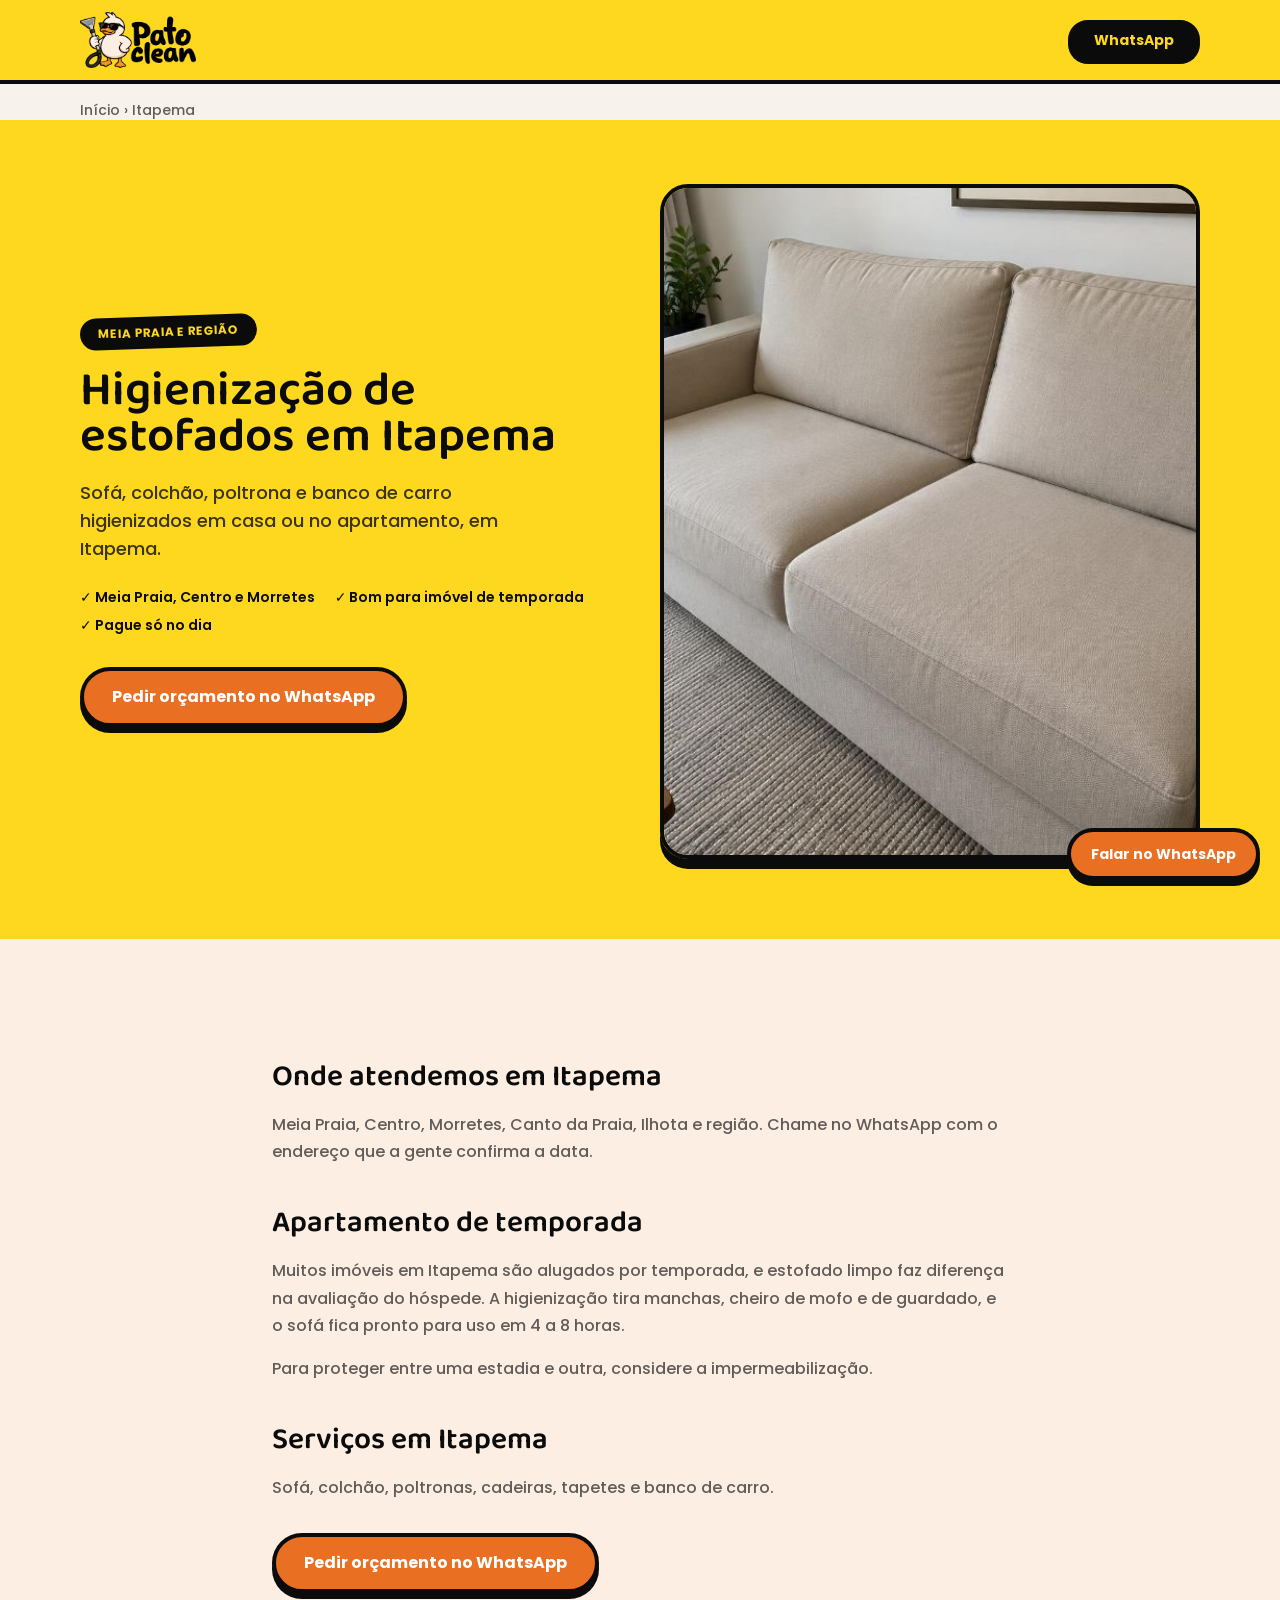
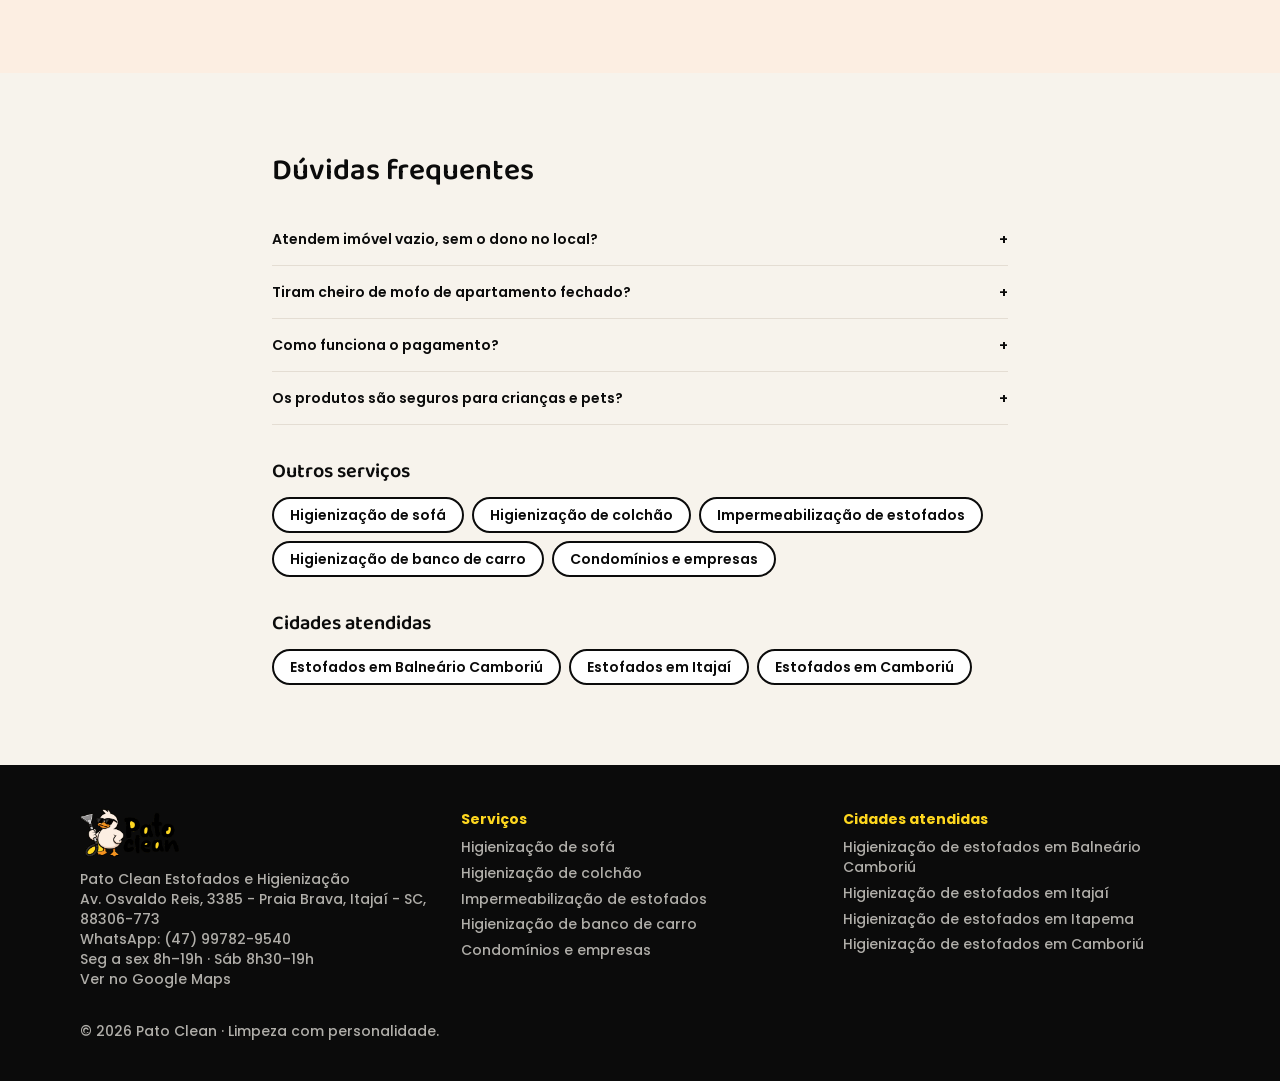
<file: higienizacao-de-estofados-itapema.html>
<!DOCTYPE html>
<html lang="pt-BR"><head><meta charset="utf-8"><meta name="viewport" content="width=device-width, initial-scale=1"><link rel="preload" as="image" href="/site-assets/6e965fe93423448b.png"><link rel="stylesheet" href="/assets/styles-BcpAY3Om.css" data-precedence="default"><script src="https://www.googletagmanager.com/gtag/js?id=AW-18436557438" async=""></script><title>Higienização de Estofados em Itapema | Pato Clean</title><meta name="description" content="Higienização de sofá, colchão e estofados a domicílio em Itapema: Meia Praia, Centro e Morretes. Ideal para apartamento de temporada. Orçamento no WhatsApp."><meta property="og:title" content="Higienização de Estofados em Itapema | Pato Clean"><meta property="og:description" content="Higienização de sofá, colchão e estofados a domicílio em Itapema: Meia Praia, Centro e Morretes. Ideal para apartamento de temporada. Orçamento no WhatsApp."><meta property="og:type" content="website"><meta name="twitter:card" content="summary_large_image"><link rel="icon" href="/favicon.ico" sizes="any"><link rel="icon" type="image/png" sizes="32x32" href="/favicon-32.png"><link rel="icon" type="image/png" sizes="192x192" href="/favicon-192.png"><link rel="manifest" href="/site.webmanifest"><script>window.dataLayer = window.dataLayer || [];function gtag(){dataLayer.push(arguments);}gtag('js', new Date());gtag('config', 'AW-18436557438');</script><script>function gtag_report_conversion(url){var callback=function(){if(typeof(url)!='undefined'){window.location=url;}};gtag('event','conversion',{'send_to':'AW-18436557438/QHtwCM_JnJ0dEP6UntdE','event_callback':callback});return false;}</script><meta name="twitter:title" content="Higienização de Estofados em Itapema | Pato Clean"><meta name="twitter:description" content="Higienização de sofá, colchão e estofados a domicílio em Itapema: Meia Praia, Centro e Morretes. Ideal para apartamento de temporada. Orçamento no WhatsApp."><meta property="og:image" content="https://www.patocleanestofados.com/og-image.jpg"><meta name="twitter:image" content="https://www.patocleanestofados.com/og-image.jpg"><script src="/script.js" defer=""></script><meta name="robots" content="index, follow, max-image-preview:large"><meta name="theme-color" content="#fed71f"><meta name="geo.region" content="BR-SC"><meta name="geo.placename" content="Balneário Camboriú"><meta property="og:site_name" content="Pato Clean"><meta property="og:locale" content="pt_BR"><meta property="og:url" content="https://www.patocleanestofados.com/higienizacao-de-estofados-itapema"><meta property="og:image:width" content="1200"><meta property="og:image:height" content="630"><meta property="og:image:alt" content="Técnico da Pato Clean higienizando um sofá"><link rel="canonical" href="https://www.patocleanestofados.com/higienizacao-de-estofados-itapema"><link rel="apple-touch-icon" href="/apple-touch-icon.png"><script type="application/ld+json">{"@context":"https://schema.org","@graph":[{"@type":"Service","@id":"https://www.patocleanestofados.com/higienizacao-de-estofados-itapema#servico","name":"Higienização de estofados em Itapema","serviceType":"Higienização de estofados em Itapema","provider":{"@type":"LocalBusiness","@id":"https://www.patocleanestofados.com/#empresa","name":"Pato Clean","telephone":"+55-47-99782-9540","url":"https://www.patocleanestofados.com/","address":{"@type":"PostalAddress","streetAddress":"Av. Osvaldo Reis, 3385 - Praia Brava","addressLocality":"Itajaí","addressRegion":"SC","postalCode":"88306-773","addressCountry":"BR"}},"areaServed":[{"@type":"City","name":"Itapema"}],"url":"https://www.patocleanestofados.com/higienizacao-de-estofados-itapema","description":"Higienização de sofá, colchão e estofados a domicílio em Itapema: Meia Praia, Centro e Morretes. Ideal para apartamento de temporada. Orçamento no WhatsApp."},{"@type":"FAQPage","mainEntity":[{"@type":"Question","name":"Atendem imóvel vazio, sem o dono no local?","acceptedAnswer":{"@type":"Answer","text":"Combine pelo WhatsApp como será o acesso ao imóvel e o horário."}},{"@type":"Question","name":"Tiram cheiro de mofo de apartamento fechado?","acceptedAnswer":{"@type":"Answer","text":"Sim. Tratamos o odor de mofo na origem, no tecido dos estofados."}},{"@type":"Question","name":"Como funciona o pagamento?","acceptedAnswer":{"@type":"Answer","text":"Você só paga no dia, depois do serviço feito. As formas de pagamento são combinadas pelo WhatsApp na hora do orçamento."}},{"@type":"Question","name":"Os produtos são seguros para crianças e pets?","acceptedAnswer":{"@type":"Answer","text":"Sim. Usamos produtos homologados pela ANVISA, hipoalergênicos e biodegradáveis, seguros para crianças, pets e pessoas com alergia."}}]},{"@type":"BreadcrumbList","itemListElement":[{"@type":"ListItem","position":1,"name":"Início","item":"https://www.patocleanestofados.com/"},{"@type":"ListItem","position":2,"name":"Itapema","item":"https://www.patocleanestofados.com/higienizacao-de-estofados-itapema"}]}]}</script><link rel="stylesheet" href="/seo-pages.css"></head><body><!--$--><style>img, video { max-width: none; }

@layer properties {
  @supports (((-webkit-hyphens:none)) and (not (margin-trim:inline))) or ((-moz-orient:inline) and (not (color:rgb(from red r g b)))) {
  *, ::before, ::after, ::backdrop { --tw-translate-x: 0; --tw-translate-y: 0; --tw-translate-z: 0; --tw-rotate-x: initial; --tw-rotate-y: initial; --tw-rotate-z: initial; --tw-skew-x: initial; --tw-skew-y: initial; --tw-space-y-reverse: 0; --tw-space-x-reverse: 0; --tw-border-style: solid; --tw-leading: initial; --tw-font-weight: initial; --tw-tracking: initial; --tw-ordinal: initial; --tw-slashed-zero: initial; --tw-numeric-figure: initial; --tw-numeric-spacing: initial; --tw-numeric-fraction: initial; --tw-shadow: 0 0 #0000; --tw-shadow-color: initial; --tw-shadow-alpha: 100%; --tw-inset-shadow: 0 0 #0000; --tw-inset-shadow-color: initial; --tw-inset-shadow-alpha: 100%; --tw-ring-color: initial; --tw-ring-shadow: 0 0 #0000; --tw-inset-ring-color: initial; --tw-inset-ring-shadow: 0 0 #0000; --tw-ring-inset: initial; --tw-ring-offset-width: 0px; --tw-ring-offset-color: #fff; --tw-ring-offset-shadow: 0 0 #0000; --tw-outline-style: solid; --tw-blur: initial; --tw-brightness: initial; --tw-contrast: initial; --tw-grayscale: initial; --tw-hue-rotate: initial; --tw-invert: initial; --tw-opacity: initial; --tw-saturate: initial; --tw-sepia: initial; --tw-drop-shadow: initial; --tw-drop-shadow-color: initial; --tw-drop-shadow-alpha: 100%; --tw-drop-shadow-size: initial; --tw-duration: initial; --tw-ease: initial; --tw-content: ""; --tw-animation-delay: 0s; --tw-animation-direction: normal; --tw-animation-duration: initial; --tw-animation-fill-mode: none; --tw-animation-iteration-count: 1; --tw-enter-blur: 0; --tw-enter-opacity: 1; --tw-enter-rotate: 0; --tw-enter-scale: 1; --tw-enter-translate-x: 0; --tw-enter-translate-y: 0; --tw-exit-blur: 0; --tw-exit-opacity: 1; --tw-exit-rotate: 0; --tw-exit-scale: 1; --tw-exit-translate-x: 0; --tw-exit-translate-y: 0; }
}
}
@layer theme {
  :root, :host { --font-sans: var(--font-sans); --font-mono: ui-monospace, SFMono-Regular, Menlo, Monaco, Consolas, "Liberation Mono", "Courier New", monospace; --color-black: #000; --spacing: .25rem; --container-sm: 24rem; --container-md: 28rem; --container-lg: 32rem; --container-3xl: 48rem; --container-6xl: 72rem; --text-xs: .75rem; --text-xs--line-height: calc(1 / .75); --text-sm: .875rem; --text-sm--line-height: calc(1.25 / .875); --text-base: 1rem; --text-base--line-height: calc(1.5 / 1); --text-lg: 1.125rem; --text-lg--line-height: calc(1.75 / 1.125); --text-xl: 1.25rem; --text-xl--line-height: calc(1.75 / 1.25); --text-3xl: 1.875rem; --text-3xl--line-height: calc(2.25 / 1.875); --text-4xl: 2.25rem; --text-4xl--line-height: calc(2.5 / 2.25); --text-5xl: 3rem; --text-5xl--line-height: 1; --text-6xl: 3.75rem; --text-6xl--line-height: 1; --text-7xl: 4.5rem; --text-7xl--line-height: 1; --font-weight-normal: 400; --font-weight-medium: 500; --font-weight-semibold: 600; --font-weight-bold: 700; --tracking-tight: -.025em; --tracking-wide: .025em; --tracking-widest: .1em; --leading-relaxed: 1.625; --drop-shadow-xl: 0 9px 7px #0000001a; --ease-in-out: cubic-bezier(.4, 0, .2, 1); --animate-pulse: pulse 2s cubic-bezier(.4, 0, .6, 1) infinite; --aspect-video: 16 / 9; --default-transition-duration: .15s; --default-transition-timing-function: cubic-bezier(.4, 0, .2, 1); --default-font-family: var(--font-sans); --default-mono-font-family: var(--font-mono); --color-background: var(--background); --color-foreground: var(--foreground); --color-border: var(--border); --font-display: var(--font-display); }
}
@layer base {
  *, ::after, ::before, ::backdrop { box-sizing: border-box; border: 0px solid; margin: 0px; padding: 0px; }
  ::file-selector-button { box-sizing: border-box; border: 0px solid; margin: 0px; padding: 0px; }
  html, :host { text-size-adjust: 100%; tab-size: 4; line-height: 1.5; font-family: var(--default-font-family,-apple-system, BlinkMacSystemFont, "Segoe UI", Roboto, "Helvetica Neue", "Noto Sans", Arial, sans-serif, "Apple Color Emoji", "Segoe UI Emoji", "Segoe UI Symbol", "Noto Color Emoji"); font-feature-settings: var(--default-font-feature-settings,normal); font-variation-settings: var(--default-font-variation-settings,normal); -webkit-tap-highlight-color: transparent; }
  hr { height: 0px; color: inherit; border-top-width: 1px; }
  abbr:where([title]) { text-decoration: underline dotted; }
  h1, h2, h3, h4, h5, h6 { font-size: inherit; font-weight: inherit; }
  a { color: inherit; text-decoration: inherit; }
  b, strong { font-weight: bolder; }
  code, kbd, samp, pre { font-family: var(--default-mono-font-family,ui-monospace, SFMono-Regular, Menlo, Monaco, Consolas, "Liberation Mono", "Courier New", monospace); font-feature-settings: var(--default-mono-font-feature-settings,normal); font-variation-settings: var(--default-mono-font-variation-settings,normal); font-size: 1em; }
  small { font-size: 80%; }
  sub, sup { vertical-align: baseline; font-size: 75%; line-height: 0; position: relative; }
  sub { bottom: -0.25em; }
  sup { top: -0.5em; }
  table { text-indent: 0px; border-color: inherit; border-collapse: collapse; }
  progress { vertical-align: baseline; }
  summary { display: list-item; }
  ol, ul, menu { list-style: none; }
  img, svg, video, canvas, audio, iframe, embed, object { vertical-align: middle; display: block; }
  img, video { max-width: 100%; height: auto; }
  button, input, select, optgroup, textarea { font: inherit; letter-spacing: inherit; color: inherit; opacity: 1; background-color: rgba(0, 0, 0, 0); border-radius: 0px; }
  ::file-selector-button { font: inherit; letter-spacing: inherit; color: inherit; opacity: 1; background-color: rgba(0, 0, 0, 0); border-radius: 0px; }
  :where(select:is([multiple], [size])) optgroup { font-weight: bolder; }
  :where(select:is([multiple], [size])) optgroup option { padding-inline-start: 20px; }
  ::file-selector-button { margin-inline-end: 4px; }
  ::placeholder { opacity: 1; }
  @supports (not ((-webkit-appearance:-apple-pay-button))) or (contain-intrinsic-size:1px) {
  ::placeholder { color: currentcolor; }
  @supports (color:color-mix(in lab, red, red)) {
  ::placeholder { color: color-mix(currentcolor, transparent); }
}
}
  textarea { resize: vertical; }
  ::-webkit-search-decoration { appearance: none; }
  ::-webkit-date-and-time-value { min-height: 1lh; text-align: inherit; }
  ::-webkit-datetime-edit { display: inline-flex; }
  ::-webkit-datetime-edit-fields-wrapper { padding: 0px; }
  ::-webkit-datetime-edit { padding-block: 0px; }
  ::-webkit-datetime-edit-year-field { padding-block: 0px; }
  ::-webkit-datetime-edit-month-field { padding-block: 0px; }
  ::-webkit-datetime-edit-day-field { padding-block: 0px; }
  ::-webkit-datetime-edit-hour-field { padding-block: 0px; }
  ::-webkit-datetime-edit-minute-field { padding-block: 0px; }
  ::-webkit-datetime-edit-second-field { padding-block: 0px; }
  ::-webkit-datetime-edit-millisecond-field { padding-block: 0px; }
  ::-webkit-datetime-edit-meridiem-field { padding-block: 0px; }
  ::-webkit-calendar-picker-indicator { line-height: 1; }
  button, input:where([type="button"], [type="reset"], [type="submit"]) { appearance: button; }
  ::file-selector-button { appearance: button; }
  ::-webkit-inner-spin-button { height: auto; }
  ::-webkit-outer-spin-button { height: auto; }
  [hidden]:where(:not([hidden="until-found"])) { display: none !important; }
  * { border-color: var(--color-border); }
  body { background-color: var(--color-background); color: var(--color-foreground); font-family: var(--font-sans); }
  h1, h2, h3, .font-display { font-family: var(--font-display); }
}
@layer components;
@layer utilities {
  .pointer-events-none { pointer-events: none; }
  .invisible { visibility: hidden; }
  .sr-only { clip-path: inset(50%); white-space: nowrap; border-width: 0px; width: 1px; height: 1px; margin: -1px; padding: 0px; position: absolute; overflow: hidden; }
  .absolute { position: absolute; }
  .fixed { position: fixed; }
  .relative { position: relative; }
  .sticky { position: sticky; }
  .inset-0 { inset: 0px; }
  .inset-x-0 { inset-inline: 0px; }
  .inset-y-0 { inset-block: 0px; }
  .-top-12 { top: calc(var(--spacing) * -12); }
  .top-0 { top: 0px; }
  .top-1\.5 { top: calc(var(--spacing) * 1.5); }
  .top-1\/2 { top: 50%; }
  .top-3\.5 { top: calc(var(--spacing) * 3.5); }
  .top-4 { top: calc(var(--spacing) * 4); }
  .top-\[1px\] { top: 1px; }
  .top-\[50\%\] { top: 50%; }
  .top-\[60\%\] { top: 60%; }
  .top-full { top: 100%; }
  .-right-12 { right: calc(var(--spacing) * -12); }
  .right-0 { right: 0px; }
  .right-1 { right: var(--spacing); }
  .right-2 { right: calc(var(--spacing) * 2); }
  .right-3 { right: calc(var(--spacing) * 3); }
  .right-4 { right: calc(var(--spacing) * 4); }
  .right-5 { right: calc(var(--spacing) * 5); }
  .-bottom-6 { bottom: calc(var(--spacing) * -6); }
  .-bottom-12 { bottom: calc(var(--spacing) * -12); }
  .bottom-0 { bottom: 0px; }
  .bottom-5 { bottom: calc(var(--spacing) * 5); }
  .-left-8 { left: calc(var(--spacing) * -8); }
  .-left-12 { left: calc(var(--spacing) * -12); }
  .left-0 { left: 0px; }
  .left-1\/2 { left: 50%; }
  .left-2 { left: calc(var(--spacing) * 2); }
  .left-\[50\%\] { left: 50%; }
  .z-10 { z-index: 10; }
  .z-20 { z-index: 20; }
  .z-40 { z-index: 40; }
  .z-50 { z-index: 50; }
  .z-\[1\] { z-index: 1; }
  .-mx-1 { margin-inline: calc(var(--spacing) * -1); }
  .mx-2 { margin-inline: calc(var(--spacing) * 2); }
  .mx-3\.5 { margin-inline: calc(var(--spacing) * 3.5); }
  .mx-auto { margin-inline: auto; }
  .my-0\.5 { margin-block: calc(var(--spacing) * .5); }
  .my-1 { margin-block: var(--spacing); }
  .-mt-4 { margin-top: calc(var(--spacing) * -4); }
  .mt-1 { margin-top: var(--spacing); }
  .mt-1\.5 { margin-top: calc(var(--spacing) * 1.5); }
  .mt-2 { margin-top: calc(var(--spacing) * 2); }
  .mt-3 { margin-top: calc(var(--spacing) * 3); }
  .mt-4 { margin-top: calc(var(--spacing) * 4); }
  .mt-5 { margin-top: calc(var(--spacing) * 5); }
  .mt-6 { margin-top: calc(var(--spacing) * 6); }
  .mt-8 { margin-top: calc(var(--spacing) * 8); }
  .mt-10 { margin-top: calc(var(--spacing) * 10); }
  .mt-24 { margin-top: calc(var(--spacing) * 24); }
  .mt-auto { margin-top: auto; }
  .mr-2 { margin-right: calc(var(--spacing) * 2); }
  .mb-1 { margin-bottom: var(--spacing); }
  .-ml-4 { margin-left: calc(var(--spacing) * -4); }
  .ml-1 { margin-left: var(--spacing); }
  .ml-auto { margin-left: auto; }
  .block { display: block; }
  .flex { display: flex; }
  .grid { display: grid; }
  .hidden { display: none; }
  .inline-block { display: inline-block; }
  .inline-flex { display: inline-flex; }
  .table { display: table; }
  .aspect-\[4\/5\] { aspect-ratio: 4 / 5; }
  .aspect-square { aspect-ratio: 1 / 1; }
  .aspect-video { aspect-ratio: var(--aspect-video); }
  .size-\(--cell-size\) { width: var(--cell-size); height: var(--cell-size); }
  .size-4 { width: calc(var(--spacing) * 4); height: calc(var(--spacing) * 4); }
  .h-\(--cell-size\) { height: var(--cell-size); }
  .h-1\.5 { height: calc(var(--spacing) * 1.5); }
  .h-2 { height: calc(var(--spacing) * 2); }
  .h-2\.5 { height: calc(var(--spacing) * 2.5); }
  .h-3 { height: calc(var(--spacing) * 3); }
  .h-3\.5 { height: calc(var(--spacing) * 3.5); }
  .h-4 { height: calc(var(--spacing) * 4); }
  .h-5 { height: calc(var(--spacing) * 5); }
  .h-7 { height: calc(var(--spacing) * 7); }
  .h-8 { height: calc(var(--spacing) * 8); }
  .h-9 { height: calc(var(--spacing) * 9); }
  .h-10 { height: calc(var(--spacing) * 10); }
  .h-11 { height: calc(var(--spacing) * 11); }
  .h-12 { height: calc(var(--spacing) * 12); }
  .h-\[1px\] { height: 1px; }
  .h-\[var\(--radix-navigation-menu-viewport-height\)\] { height: var(--radix-navigation-menu-viewport-height); }
  .h-\[var\(--radix-select-trigger-height\)\] { height: var(--radix-select-trigger-height); }
  .h-auto { height: auto; }
  .h-full { height: 100%; }
  .h-px { height: 1px; }
  .h-svh { height: 100svh; }
  .max-h-\(--radix-context-menu-content-available-height\) { max-height: var(--radix-context-menu-content-available-height); }
  .max-h-\(--radix-select-content-available-height\) { max-height: var(--radix-select-content-available-height); }
  .max-h-\[300px\] { max-height: 300px; }
  .max-h-\[var\(--radix-dropdown-menu-content-available-height\)\] { max-height: var(--radix-dropdown-menu-content-available-height); }
  .min-h-0 { min-height: 0px; }
  .min-h-\[60px\] { min-height: 60px; }
  .min-h-screen { min-height: 100vh; }
  .min-h-svh { min-height: 100svh; }
  .w-\(--cell-size\) { width: var(--cell-size); }
  .w-\(--sidebar-width\) { width: var(--sidebar-width); }
  .w-0 { width: 0px; }
  .w-1 { width: var(--spacing); }
  .w-2 { width: calc(var(--spacing) * 2); }
  .w-2\.5 { width: calc(var(--spacing) * 2.5); }
  .w-3 { width: calc(var(--spacing) * 3); }
  .w-3\.5 { width: calc(var(--spacing) * 3.5); }
  .w-3\/4 { width: 75%; }
  .w-4 { width: calc(var(--spacing) * 4); }
  .w-5 { width: calc(var(--spacing) * 5); }
  .w-7 { width: calc(var(--spacing) * 7); }
  .w-8 { width: calc(var(--spacing) * 8); }
  .w-9 { width: calc(var(--spacing) * 9); }
  .w-10 { width: calc(var(--spacing) * 10); }
  .w-28 { width: calc(var(--spacing) * 28); }
  .w-40 { width: calc(var(--spacing) * 40); }
  .w-64 { width: calc(var(--spacing) * 64); }
  .w-72 { width: calc(var(--spacing) * 72); }
  .w-\[1px\] { width: 1px; }
  .w-\[100px\] { width: 100px; }
  .w-auto { width: auto; }
  .w-fit { width: fit-content; }
  .w-full { width: 100%; }
  .w-max { width: max-content; }
  .w-px { width: 1px; }
  .max-w-\(--skeleton-width\) { max-width: var(--skeleton-width); }
  .max-w-3xl { max-width: var(--container-3xl); }
  .max-w-6xl { max-width: var(--container-6xl); }
  .max-w-lg { max-width: var(--container-lg); }
  .max-w-max { max-width: max-content; }
  .max-w-md { max-width: var(--container-md); }
  .min-w-\(--cell-size\) { min-width: var(--cell-size); }
  .min-w-0 { min-width: 0px; }
  .min-w-5 { min-width: calc(var(--spacing) * 5); }
  .min-w-8 { min-width: calc(var(--spacing) * 8); }
  .min-w-9 { min-width: calc(var(--spacing) * 9); }
  .min-w-10 { min-width: calc(var(--spacing) * 10); }
  .min-w-\[8rem\] { min-width: 8rem; }
  .min-w-\[12rem\] { min-width: 12rem; }
  .min-w-\[var\(--radix-select-trigger-width\)\] { min-width: var(--radix-select-trigger-width); }
  .flex-1 { flex: 1 1 0%; }
  .shrink-0 { flex-shrink: 0; }
  .grow { flex-grow: 1; }
  .grow-0 { flex-grow: 0; }
  .basis-full { flex-basis: 100%; }
  .caption-bottom { caption-side: bottom; }
  .border-collapse { border-collapse: collapse; }
  .origin-\(--radix-context-menu-content-transform-origin\) { transform-origin: var(--radix-context-menu-content-transform-origin); }
  .origin-\(--radix-dropdown-menu-content-transform-origin\) { transform-origin: var(--radix-dropdown-menu-content-transform-origin); }
  .origin-\(--radix-hover-card-content-transform-origin\) { transform-origin: var(--radix-hover-card-content-transform-origin); }
  .origin-\(--radix-menubar-content-transform-origin\) { transform-origin: var(--radix-menubar-content-transform-origin); }
  .origin-\(--radix-popover-content-transform-origin\) { transform-origin: var(--radix-popover-content-transform-origin); }
  .origin-\(--radix-select-content-transform-origin\) { transform-origin: var(--radix-select-content-transform-origin); }
  .origin-\(--radix-tooltip-content-transform-origin\) { transform-origin: var(--radix-tooltip-content-transform-origin); }
  .-translate-x-1\/2 { --tw-translate-x: calc(calc(1 / 2 * 100%) * -1); translate: var(--tw-translate-x) var(--tw-translate-y); }
  .-translate-x-px { --tw-translate-x: -1px; translate: var(--tw-translate-x) var(--tw-translate-y); }
  .translate-x-\[-50\%\] { --tw-translate-x: -50%; translate: var(--tw-translate-x) var(--tw-translate-y); }
  .translate-x-px { --tw-translate-x: 1px; translate: var(--tw-translate-x) var(--tw-translate-y); }
  .-translate-y-1\/2 { --tw-translate-y: calc(calc(1 / 2 * 100%) * -1); translate: var(--tw-translate-x) var(--tw-translate-y); }
  .translate-y-\[-50\%\] { --tw-translate-y: -50%; translate: var(--tw-translate-x) var(--tw-translate-y); }
  .-rotate-2 { rotate: -2deg; }
  .rotate-45 { rotate: 45deg; }
  .rotate-90 { rotate: 90deg; }
  .transform { transform: var(--tw-rotate-x,) var(--tw-rotate-y,) var(--tw-rotate-z,) var(--tw-skew-x,) var(--tw-skew-y,); }
  .animate-caret-blink { animation: 1.25s ease-out 0s infinite normal none running caret-blink; }
  .animate-in { animation: enter var(--tw-animation-duration,var(--tw-duration,.15s))var(--tw-ease,ease)var(--tw-animation-delay,0s)var(--tw-animation-iteration-count,1)var(--tw-animation-direction,normal)var(--tw-animation-fill-mode,none); }
  .animate-pulse { animation: var(--animate-pulse); }
  .cursor-default { cursor: default; }
  .cursor-pointer { cursor: pointer; }
  .touch-none { touch-action: none; }
  .list-none { list-style-type: none; }
  .grid-cols-2 { grid-template-columns: repeat(2, minmax(0px, 1fr)); }
  .flex-col { flex-direction: column; }
  .flex-col-reverse { flex-direction: column-reverse; }
  .flex-row { flex-direction: row; }
  .flex-wrap { flex-wrap: wrap; }
  .place-content-center { place-content: center; }
  .items-center { align-items: center; }
  .items-end { align-items: flex-end; }
  .items-start { align-items: flex-start; }
  .items-stretch { align-items: stretch; }
  .justify-between { justify-content: space-between; }
  .justify-center { justify-content: center; }
  .gap-1 { gap: var(--spacing); }
  .gap-1\.5 { gap: calc(var(--spacing) * 1.5); }
  .gap-2 { gap: calc(var(--spacing) * 2); }
  .gap-3 { gap: calc(var(--spacing) * 3); }
  .gap-4 { gap: calc(var(--spacing) * 4); }
  .gap-6 { gap: calc(var(--spacing) * 6); }
  .gap-8 { gap: calc(var(--spacing) * 8); }
  .gap-10 { gap: calc(var(--spacing) * 10); }
  :where(.space-y-1\.5 > :not(:last-child)) { --tw-space-y-reverse: 0; margin-block-start: calc(calc(var(--spacing) * 1.5) * var(--tw-space-y-reverse)); margin-block-end: calc(calc(var(--spacing) * 1.5) * calc(1 - var(--tw-space-y-reverse))); }
  :where(.space-y-2 > :not(:last-child)) { --tw-space-y-reverse: 0; margin-block-start: calc(calc(var(--spacing) * 2) * var(--tw-space-y-reverse)); margin-block-end: calc(calc(var(--spacing) * 2) * calc(1 - var(--tw-space-y-reverse))); }
  .gap-x-5 { column-gap: calc(var(--spacing) * 5); }
  :where(.space-x-1 > :not(:last-child)) { --tw-space-x-reverse: 0; margin-inline-start: calc(var(--spacing) * var(--tw-space-x-reverse)); margin-inline-end: calc(var(--spacing) * calc(1 - var(--tw-space-x-reverse))); }
  .gap-y-2 { row-gap: calc(var(--spacing) * 2); }
  .overflow-auto { overflow: auto; }
  .overflow-hidden { overflow: hidden; }
  .overflow-x-hidden { overflow-x: hidden; }
  .overflow-y-auto { overflow-y: auto; }
  .rounded-2xl { border-radius: calc(var(--radius) + 8px); }
  .rounded-3xl { border-radius: calc(var(--radius) + 12px); }
  .rounded-\[2px\] { border-radius: 2px; }
  .rounded-\[inherit\] { border-radius: inherit; }
  .rounded-full { border-radius: 2.14748e+09px; }
  .rounded-lg { border-radius: var(--radius); }
  .rounded-md { border-radius: calc(var(--radius) - 2px); }
  .rounded-none { border-radius: 0px; }
  .rounded-sm { border-radius: calc(var(--radius) - 4px); }
  .rounded-xl { border-radius: calc(var(--radius) + 4px); }
  .rounded-t-\[10px\] { border-top-left-radius: 10px; border-top-right-radius: 10px; }
  .rounded-l-md { border-top-left-radius: calc(var(--radius) - 2px); border-bottom-left-radius: calc(var(--radius) - 2px); }
  .rounded-tl-sm { border-top-left-radius: calc(var(--radius) - 4px); }
  .rounded-r-md { border-top-right-radius: calc(var(--radius) - 2px); border-bottom-right-radius: calc(var(--radius) - 2px); }
  .border { border-style: var(--tw-border-style); border-width: 1px; }
  .border-2 { border-style: var(--tw-border-style); border-width: 2px; }
  .border-4 { border-style: var(--tw-border-style); border-width: 4px; }
  .border-\[1\.5px\] { border-style: var(--tw-border-style); border-width: 1.5px; }
  .border-y { border-block-style: var(--tw-border-style); border-block-width: 1px; }
  .border-t { border-top-style: var(--tw-border-style); border-top-width: 1px; }
  .border-t-4 { border-top-style: var(--tw-border-style); border-top-width: 4px; }
  .border-r { border-right-style: var(--tw-border-style); border-right-width: 1px; }
  .border-b { border-bottom-style: var(--tw-border-style); border-bottom-width: 1px; }
  .border-b-4 { border-bottom-style: var(--tw-border-style); border-bottom-width: 4px; }
  .border-l { border-left-style: var(--tw-border-style); border-left-width: 1px; }
  .border-dashed { --tw-border-style: dashed; border-style: dashed; }
  .border-\(--color-border\) { border-color: var(--color-border); }
  .border-border\/50 { border-color: var(--border); }
  @supports (color:color-mix(in lab, red, red)) {
  .border-border\/50 { border-color: color-mix(in oklab, var(--border) 50%, transparent); }
}
  .border-destructive\/50 { border-color: var(--destructive); }
  @supports (color:color-mix(in lab, red, red)) {
  .border-destructive\/50 { border-color: color-mix(in oklab, var(--destructive) 50%, transparent); }
}
  .border-ink { border-color: var(--ink); }
  .border-input { border-color: var(--input); }
  .border-primary, .border-primary\/50 { border-color: var(--primary); }
  @supports (color:color-mix(in lab, red, red)) {
  .border-primary\/50 { border-color: color-mix(in oklab, var(--primary) 50%, transparent); }
}
  .border-sidebar-border { border-color: var(--sidebar-border); }
  .border-transparent { border-color: rgba(0, 0, 0, 0); }
  .border-t-transparent { border-top-color: rgba(0, 0, 0, 0); }
  .border-l-transparent { border-left-color: rgba(0, 0, 0, 0); }
  .bg-\(--color-bg\) { background-color: var(--color-bg); }
  .bg-accent { background-color: var(--accent); }
  .bg-background { background-color: var(--background); }
  .bg-black\/80 { background-color: rgba(0, 0, 0, 0.8); }
  @supports (color:color-mix(in lab, red, red)) {
  .bg-black\/80 { background-color: color-mix(in oklab, var(--color-black) 80%, transparent); }
}
  .bg-border { background-color: var(--border); }
  .bg-card { background-color: var(--card); }
  .bg-cream { background-color: var(--cream); }
  .bg-destructive { background-color: var(--destructive); }
  .bg-foreground { background-color: var(--foreground); }
  .bg-ink { background-color: var(--ink); }
  .bg-muted, .bg-muted\/50 { background-color: var(--muted); }
  @supports (color:color-mix(in lab, red, red)) {
  .bg-muted\/50 { background-color: color-mix(in oklab, var(--muted) 50%, transparent); }
}
  .bg-popover { background-color: var(--popover); }
  .bg-primary, .bg-primary\/10 { background-color: var(--primary); }
  @supports (color:color-mix(in lab, red, red)) {
  .bg-primary\/10 { background-color: color-mix(in oklab, var(--primary) 10%, transparent); }
}
  .bg-primary\/20 { background-color: var(--primary); }
  @supports (color:color-mix(in lab, red, red)) {
  .bg-primary\/20 { background-color: color-mix(in oklab, var(--primary) 20%, transparent); }
}
  .bg-secondary { background-color: var(--secondary); }
  .bg-sidebar { background-color: var(--sidebar); }
  .bg-sidebar-border { background-color: var(--sidebar-border); }
  .bg-transparent { background-color: rgba(0, 0, 0, 0); }
  .fill-current { fill: currentcolor; }
  .fill-primary { fill: var(--primary); }
  .object-cover { object-fit: cover; }
  .p-0 { padding: 0px; }
  .p-1 { padding: var(--spacing); }
  .p-2 { padding: calc(var(--spacing) * 2); }
  .p-3 { padding: calc(var(--spacing) * 3); }
  .p-4 { padding: calc(var(--spacing) * 4); }
  .p-6 { padding: calc(var(--spacing) * 6); }
  .p-\[1px\] { padding: 1px; }
  .px-\(--cell-size\) { padding-inline: var(--cell-size); }
  .px-1 { padding-inline: var(--spacing); }
  .px-1\.5 { padding-inline: calc(var(--spacing) * 1.5); }
  .px-2 { padding-inline: calc(var(--spacing) * 2); }
  .px-2\.5 { padding-inline: calc(var(--spacing) * 2.5); }
  .px-3 { padding-inline: calc(var(--spacing) * 3); }
  .px-4 { padding-inline: calc(var(--spacing) * 4); }
  .px-5 { padding-inline: calc(var(--spacing) * 5); }
  .px-7 { padding-inline: calc(var(--spacing) * 7); }
  .px-8 { padding-inline: calc(var(--spacing) * 8); }
  .py-0\.5 { padding-block: calc(var(--spacing) * .5); }
  .py-1 { padding-block: var(--spacing); }
  .py-1\.5 { padding-block: calc(var(--spacing) * 1.5); }
  .py-2 { padding-block: calc(var(--spacing) * 2); }
  .py-3 { padding-block: calc(var(--spacing) * 3); }
  .py-3\.5 { padding-block: calc(var(--spacing) * 3.5); }
  .py-4 { padding-block: calc(var(--spacing) * 4); }
  .py-6 { padding-block: calc(var(--spacing) * 6); }
  .py-10 { padding-block: calc(var(--spacing) * 10); }
  .py-14 { padding-block: calc(var(--spacing) * 14); }
  .pt-0 { padding-top: 0px; }
  .pt-3 { padding-top: calc(var(--spacing) * 3); }
  .pt-4 { padding-top: calc(var(--spacing) * 4); }
  .pt-10 { padding-top: calc(var(--spacing) * 10); }
  .pr-1 { padding-right: var(--spacing); }
  .pr-2 { padding-right: calc(var(--spacing) * 2); }
  .pr-2\.5 { padding-right: calc(var(--spacing) * 2.5); }
  .pr-8 { padding-right: calc(var(--spacing) * 8); }
  .pb-3 { padding-bottom: calc(var(--spacing) * 3); }
  .pb-4 { padding-bottom: calc(var(--spacing) * 4); }
  .pb-14 { padding-bottom: calc(var(--spacing) * 14); }
  .pl-2 { padding-left: calc(var(--spacing) * 2); }
  .pl-2\.5 { padding-left: calc(var(--spacing) * 2.5); }
  .pl-4 { padding-left: calc(var(--spacing) * 4); }
  .pl-8 { padding-left: calc(var(--spacing) * 8); }
  .text-center { text-align: center; }
  .text-left { text-align: left; }
  .align-middle { vertical-align: middle; }
  .font-display { font-family: var(--font-display); }
  .font-mono { font-family: var(--font-mono); }
  .text-3xl { font-size: var(--text-3xl); line-height: var(--tw-leading,var(--text-3xl--line-height)); }
  .text-4xl { font-size: var(--text-4xl); line-height: var(--tw-leading,var(--text-4xl--line-height)); }
  .text-5xl { font-size: var(--text-5xl); line-height: var(--tw-leading,var(--text-5xl--line-height)); }
  .text-7xl { font-size: var(--text-7xl); line-height: var(--tw-leading,var(--text-7xl--line-height)); }
  .text-base { font-size: var(--text-base); line-height: var(--tw-leading,var(--text-base--line-height)); }
  .text-lg { font-size: var(--text-lg); line-height: var(--tw-leading,var(--text-lg--line-height)); }
  .text-sm { font-size: var(--text-sm); line-height: var(--tw-leading,var(--text-sm--line-height)); }
  .text-xl { font-size: var(--text-xl); line-height: var(--tw-leading,var(--text-xl--line-height)); }
  .text-xs { font-size: var(--text-xs); line-height: var(--tw-leading,var(--text-xs--line-height)); }
  .text-\[0\.8rem\] { font-size: 0.8rem; }
  .leading-\[0\.95\] { --tw-leading: .95; line-height: 0.95; }
  .leading-none { --tw-leading: 1; line-height: 1; }
  .font-bold { --tw-font-weight: var(--font-weight-bold); font-weight: var(--font-weight-bold); }
  .font-medium { --tw-font-weight: var(--font-weight-medium); font-weight: var(--font-weight-medium); }
  .font-normal { --tw-font-weight: var(--font-weight-normal); font-weight: var(--font-weight-normal); }
  .font-semibold { --tw-font-weight: var(--font-weight-semibold); font-weight: var(--font-weight-semibold); }
  .tracking-tight { --tw-tracking: var(--tracking-tight); letter-spacing: var(--tracking-tight); }
  .tracking-wide { --tw-tracking: var(--tracking-wide); letter-spacing: var(--tracking-wide); }
  .tracking-widest { --tw-tracking: var(--tracking-widest); letter-spacing: var(--tracking-widest); }
  .break-words { overflow-wrap: break-word; }
  .whitespace-nowrap { white-space: nowrap; }
  .text-accent-foreground { color: var(--accent-foreground); }
  .text-card-foreground { color: var(--card-foreground); }
  .text-current { color: currentcolor; }
  .text-destructive { color: var(--destructive); }
  .text-destructive-foreground { color: var(--destructive-foreground); }
  .text-foreground { color: var(--foreground); }
  .text-ink { color: var(--ink); }
  .text-ink-foreground, .text-ink-foreground\/70 { color: var(--ink-foreground); }
  @supports (color:color-mix(in lab, red, red)) {
  .text-ink-foreground\/70 { color: color-mix(in oklab, var(--ink-foreground) 70%, transparent); }
}
  .text-ink\/80 { color: var(--ink); }
  @supports (color:color-mix(in lab, red, red)) {
  .text-ink\/80 { color: color-mix(in oklab, var(--ink) 80%, transparent); }
}
  .text-muted-foreground { color: var(--muted-foreground); }
  .text-popover-foreground { color: var(--popover-foreground); }
  .text-primary { color: var(--primary); }
  .text-primary-foreground { color: var(--primary-foreground); }
  .text-secondary-foreground { color: var(--secondary-foreground); }
  .text-sidebar-foreground, .text-sidebar-foreground\/70 { color: var(--sidebar-foreground); }
  @supports (color:color-mix(in lab, red, red)) {
  .text-sidebar-foreground\/70 { color: color-mix(in oklab, var(--sidebar-foreground) 70%, transparent); }
}
  .uppercase { text-transform: uppercase; }
  .tabular-nums { --tw-numeric-spacing: tabular-nums; font-variant-numeric: var(--tw-ordinal,) var(--tw-slashed-zero,) var(--tw-numeric-figure,) var(--tw-numeric-spacing,) var(--tw-numeric-fraction,); }
  .underline-offset-4 { text-underline-offset: 4px; }
  .opacity-0 { opacity: 0; }
  .opacity-50 { opacity: 0.5; }
  .opacity-60 { opacity: 0.6; }
  .opacity-70 { opacity: 0.7; }
  .shadow { --tw-shadow: 0 1px 3px 0 var(--tw-shadow-color,#0000001a), 0 1px 2px -1px var(--tw-shadow-color,#0000001a); box-shadow: var(--tw-inset-shadow), var(--tw-inset-ring-shadow), var(--tw-ring-offset-shadow), var(--tw-ring-shadow), var(--tw-shadow); }
  .shadow-\[0_0_0_1px_var\(--sidebar-border\)\] { --tw-shadow: 0 0 0 1px var(--tw-shadow-color,var(--sidebar-border)); box-shadow: var(--tw-inset-shadow), var(--tw-inset-ring-shadow), var(--tw-ring-offset-shadow), var(--tw-ring-shadow), var(--tw-shadow); }
  .shadow-\[0_4px_0_0_var\(--ink\)\] { --tw-shadow: 0 4px 0 0 var(--tw-shadow-color,var(--ink)); box-shadow: var(--tw-inset-shadow), var(--tw-inset-ring-shadow), var(--tw-ring-offset-shadow), var(--tw-ring-shadow), var(--tw-shadow); }
  .shadow-\[0_6px_0_0_var\(--ink\)\] { --tw-shadow: 0 6px 0 0 var(--tw-shadow-color,var(--ink)); box-shadow: var(--tw-inset-shadow), var(--tw-inset-ring-shadow), var(--tw-ring-offset-shadow), var(--tw-ring-shadow), var(--tw-shadow); }
  .shadow-\[0_10px_0_0_var\(--ink\)\] { --tw-shadow: 0 10px 0 0 var(--tw-shadow-color,var(--ink)); box-shadow: var(--tw-inset-shadow), var(--tw-inset-ring-shadow), var(--tw-ring-offset-shadow), var(--tw-ring-shadow), var(--tw-shadow); }
  .shadow-lg { --tw-shadow: 0 10px 15px -3px var(--tw-shadow-color,#0000001a), 0 4px 6px -4px var(--tw-shadow-color,#0000001a); box-shadow: var(--tw-inset-shadow), var(--tw-inset-ring-shadow), var(--tw-ring-offset-shadow), var(--tw-ring-shadow), var(--tw-shadow); }
  .shadow-md { --tw-shadow: 0 4px 6px -1px var(--tw-shadow-color,#0000001a), 0 2px 4px -2px var(--tw-shadow-color,#0000001a); box-shadow: var(--tw-inset-shadow), var(--tw-inset-ring-shadow), var(--tw-ring-offset-shadow), var(--tw-ring-shadow), var(--tw-shadow); }
  .shadow-none { --tw-shadow: 0 0 #0000; box-shadow: var(--tw-inset-shadow), var(--tw-inset-ring-shadow), var(--tw-ring-offset-shadow), var(--tw-ring-shadow), var(--tw-shadow); }
  .shadow-sm { --tw-shadow: 0 1px 3px 0 var(--tw-shadow-color,#0000001a), 0 1px 2px -1px var(--tw-shadow-color,#0000001a); box-shadow: var(--tw-inset-shadow), var(--tw-inset-ring-shadow), var(--tw-ring-offset-shadow), var(--tw-ring-shadow), var(--tw-shadow); }
  .shadow-xl { --tw-shadow: 0 20px 25px -5px var(--tw-shadow-color,#0000001a), 0 8px 10px -6px var(--tw-shadow-color,#0000001a); box-shadow: var(--tw-inset-shadow), var(--tw-inset-ring-shadow), var(--tw-ring-offset-shadow), var(--tw-ring-shadow), var(--tw-shadow); }
  .shadow-xs { --tw-shadow: 0 1px 2px 0 var(--tw-shadow-color,#0000000d); box-shadow: var(--tw-inset-shadow), var(--tw-inset-ring-shadow), var(--tw-ring-offset-shadow), var(--tw-ring-shadow), var(--tw-shadow); }
  .ring-0 { --tw-ring-shadow: var(--tw-ring-inset,) 0 0 0 calc(0px + var(--tw-ring-offset-width)) var(--tw-ring-color,currentcolor); box-shadow: var(--tw-inset-shadow), var(--tw-inset-ring-shadow), var(--tw-ring-offset-shadow), var(--tw-ring-shadow), var(--tw-shadow); }
  .ring-1 { --tw-ring-shadow: var(--tw-ring-inset,) 0 0 0 calc(1px + var(--tw-ring-offset-width)) var(--tw-ring-color,currentcolor); box-shadow: var(--tw-inset-shadow), var(--tw-inset-ring-shadow), var(--tw-ring-offset-shadow), var(--tw-ring-shadow), var(--tw-shadow); }
  .ring-ring { --tw-ring-color: var(--ring); }
  .ring-sidebar-ring { --tw-ring-color: var(--sidebar-ring); }
  .ring-offset-background { --tw-ring-offset-color: var(--background); }
  .outline { outline-style: var(--tw-outline-style); outline-width: 1px; }
  .drop-shadow-xl { --tw-drop-shadow-size: drop-shadow(0 9px 7px var(--tw-drop-shadow-color,#0000001a)); --tw-drop-shadow: drop-shadow(var(--drop-shadow-xl)); filter: var(--tw-blur,) var(--tw-brightness,) var(--tw-contrast,) var(--tw-grayscale,) var(--tw-hue-rotate,) var(--tw-invert,) var(--tw-saturate,) var(--tw-sepia,) var(--tw-drop-shadow,); }
  .filter { filter: var(--tw-blur,) var(--tw-brightness,) var(--tw-contrast,) var(--tw-grayscale,) var(--tw-hue-rotate,) var(--tw-invert,) var(--tw-saturate,) var(--tw-sepia,) var(--tw-drop-shadow,); }
  .transition { transition-property: color, background-color, border-color, outline-color, text-decoration-color, fill, stroke, --tw-gradient-from, --tw-gradient-via, --tw-gradient-to, opacity, box-shadow, transform, translate, scale, rotate, filter, -webkit-backdrop-filter, backdrop-filter, display, content-visibility, overlay, pointer-events; transition-timing-function: var(--tw-ease,var(--default-transition-timing-function)); transition-duration: var(--tw-duration,var(--default-transition-duration)); }
  .transition-\[left\,right\,width\] { transition-property: left, right, width; transition-timing-function: var(--tw-ease,var(--default-transition-timing-function)); transition-duration: var(--tw-duration,var(--default-transition-duration)); }
  .transition-\[margin\,opacity\] { transition-property: margin, opacity; transition-timing-function: var(--tw-ease,var(--default-transition-timing-function)); transition-duration: var(--tw-duration,var(--default-transition-duration)); }
  .transition-\[width\,height\,padding\] { transition-property: width, height, padding; transition-timing-function: var(--tw-ease,var(--default-transition-timing-function)); transition-duration: var(--tw-duration,var(--default-transition-duration)); }
  .transition-\[width\] { transition-property: width; transition-timing-function: var(--tw-ease,var(--default-transition-timing-function)); transition-duration: var(--tw-duration,var(--default-transition-duration)); }
  .transition-all { transition-property: all; transition-timing-function: var(--tw-ease,var(--default-transition-timing-function)); transition-duration: var(--tw-duration,var(--default-transition-duration)); }
  .transition-colors { transition-property: color, background-color, border-color, outline-color, text-decoration-color, fill, stroke, --tw-gradient-from, --tw-gradient-via, --tw-gradient-to; transition-timing-function: var(--tw-ease,var(--default-transition-timing-function)); transition-duration: var(--tw-duration,var(--default-transition-duration)); }
  .transition-opacity { transition-property: opacity; transition-timing-function: var(--tw-ease,var(--default-transition-timing-function)); transition-duration: var(--tw-duration,var(--default-transition-duration)); }
  .transition-transform { transition-property: transform, translate, scale, rotate; transition-timing-function: var(--tw-ease,var(--default-transition-timing-function)); transition-duration: var(--tw-duration,var(--default-transition-duration)); }
  .duration-200 { --tw-duration: .2s; transition-duration: 0.2s; }
  .duration-300 { --tw-duration: .3s; transition-duration: 0.3s; }
  .duration-1000 { --tw-duration: 1s; transition-duration: 1s; }
  .ease-in-out { --tw-ease: var(--ease-in-out); transition-timing-function: var(--ease-in-out); }
  .ease-linear { --tw-ease: linear; transition-timing-function: linear; }
  .fade-in-0 { --tw-enter-opacity: 0; }
  .outline-none { --tw-outline-style: none; outline-style: none; }
  .select-none { user-select: none; }
  .zoom-in-95 { --tw-enter-scale: .95; }
  .\[--cell-size\:2rem\] { --cell-size: 2rem; }
  .group-focus-within\/menu-item\:opacity-100:is(:where(.group\/menu-item):focus-within *) { opacity: 1; }
  @media (hover: hover) {
  .group-hover\/menu-item\:opacity-100:is(:where(.group\/menu-item):hover *) { opacity: 1; }
}
  .group-has-\[\[data-sidebar\=menu-action\]\]\/menu-item\:pr-8:is(:where(.group\/menu-item):has([data-sidebar="menu-action"]) *) { padding-right: calc(var(--spacing) * 8); }
  .group-data-\[collapsible\=icon\]\:-mt-8:is(:where(.group)[data-collapsible="icon"] *) { margin-top: calc(var(--spacing) * -8); }
  .group-data-\[collapsible\=icon\]\:hidden:is(:where(.group)[data-collapsible="icon"] *) { display: none; }
  .group-data-\[collapsible\=icon\]\:\!size-8:is(:where(.group)[data-collapsible="icon"] *) { width: calc(var(--spacing) * 8) !important; height: calc(var(--spacing) * 8) !important; }
  .group-data-\[collapsible\=icon\]\:w-\(--sidebar-width-icon\):is(:where(.group)[data-collapsible="icon"] *) { width: var(--sidebar-width-icon); }
  .group-data-\[collapsible\=icon\]\:w-\[calc\(var\(--sidebar-width-icon\)_\+_theme\(spacing\.4\)\)\]:is(:where(.group)[data-collapsible="icon"] *) { width: calc(var(--sidebar-width-icon) + 1rem); }
  .group-data-\[collapsible\=icon\]\:w-\[calc\(var\(--sidebar-width-icon\)_\+_theme\(spacing\.4\)_\+2px\)\]:is(:where(.group)[data-collapsible="icon"] *) { width: calc(var(--sidebar-width-icon) + 1rem + 2px); }
  .group-data-\[collapsible\=icon\]\:overflow-hidden:is(:where(.group)[data-collapsible="icon"] *) { overflow: hidden; }
  .group-data-\[collapsible\=icon\]\:\!p-0:is(:where(.group)[data-collapsible="icon"] *) { padding: 0px !important; }
  .group-data-\[collapsible\=icon\]\:\!p-2:is(:where(.group)[data-collapsible="icon"] *) { padding: calc(var(--spacing) * 2) !important; }
  .group-data-\[collapsible\=icon\]\:opacity-0:is(:where(.group)[data-collapsible="icon"] *) { opacity: 0; }
  .group-data-\[collapsible\=offcanvas\]\:right-\[calc\(var\(--sidebar-width\)\*-1\)\]:is(:where(.group)[data-collapsible="offcanvas"] *) { right: calc(var(--sidebar-width) * -1); }
  .group-data-\[collapsible\=offcanvas\]\:left-\[calc\(var\(--sidebar-width\)\*-1\)\]:is(:where(.group)[data-collapsible="offcanvas"] *) { left: calc(var(--sidebar-width) * -1); }
  .group-data-\[collapsible\=offcanvas\]\:w-0:is(:where(.group)[data-collapsible="offcanvas"] *) { width: 0px; }
  .group-data-\[collapsible\=offcanvas\]\:translate-x-0:is(:where(.group)[data-collapsible="offcanvas"] *) { --tw-translate-x: 0px; translate: var(--tw-translate-x) var(--tw-translate-y); }
  .group-data-\[focused\=true\]\/day\:relative:is(:where(.group\/day)[data-focused="true"] *) { position: relative; }
  .group-data-\[focused\=true\]\/day\:z-10:is(:where(.group\/day)[data-focused="true"] *) { z-index: 10; }
  .group-data-\[focused\=true\]\/day\:border-ring:is(:where(.group\/day)[data-focused="true"] *) { border-color: var(--ring); }
  .group-data-\[focused\=true\]\/day\:ring-\[3px\]:is(:where(.group\/day)[data-focused="true"] *) { --tw-ring-shadow: var(--tw-ring-inset,) 0 0 0 calc(3px + var(--tw-ring-offset-width)) var(--tw-ring-color,currentcolor); box-shadow: var(--tw-inset-shadow), var(--tw-inset-ring-shadow), var(--tw-ring-offset-shadow), var(--tw-ring-shadow), var(--tw-shadow); }
  .group-data-\[focused\=true\]\/day\:ring-ring\/50:is(:where(.group\/day)[data-focused="true"] *) { --tw-ring-color: var(--ring); }
  @supports (color:color-mix(in lab, red, red)) {
  .group-data-\[focused\=true\]\/day\:ring-ring\/50:is(:where(.group\/day)[data-focused="true"] *) { --tw-ring-color: color-mix(in oklab, var(--ring) 50%, transparent); }
}
  .group-data-\[side\=left\]\:-right-4:is(:where(.group)[data-side="left"] *) { right: calc(var(--spacing) * -4); }
  .group-data-\[side\=left\]\:border-r:is(:where(.group)[data-side="left"] *) { border-right-style: var(--tw-border-style); border-right-width: 1px; }
  .group-data-\[side\=right\]\:left-0:is(:where(.group)[data-side="right"] *) { left: 0px; }
  .group-data-\[side\=right\]\:rotate-180:is(:where(.group)[data-side="right"] *) { rotate: 180deg; }
  .group-data-\[side\=right\]\:border-l:is(:where(.group)[data-side="right"] *) { border-left-style: var(--tw-border-style); border-left-width: 1px; }
  .group-data-\[state\=open\]\:rotate-180:is(:where(.group)[data-state="open"] *) { rotate: 180deg; }
  .group-data-\[variant\=floating\]\:rounded-lg:is(:where(.group)[data-variant="floating"] *) { border-radius: var(--radius); }
  .group-data-\[variant\=floating\]\:border:is(:where(.group)[data-variant="floating"] *) { border-style: var(--tw-border-style); border-width: 1px; }
  .group-data-\[variant\=floating\]\:border-sidebar-border:is(:where(.group)[data-variant="floating"] *) { border-color: var(--sidebar-border); }
  .group-data-\[variant\=floating\]\:shadow:is(:where(.group)[data-variant="floating"] *) { --tw-shadow: 0 1px 3px 0 var(--tw-shadow-color,#0000001a), 0 1px 2px -1px var(--tw-shadow-color,#0000001a); box-shadow: var(--tw-inset-shadow), var(--tw-inset-ring-shadow), var(--tw-ring-offset-shadow), var(--tw-ring-shadow), var(--tw-shadow); }
  .group-\[\.toast\]\:bg-muted:is(:where(.group).toast *) { background-color: var(--muted); }
  .group-\[\.toast\]\:bg-primary:is(:where(.group).toast *) { background-color: var(--primary); }
  .group-\[\.toast\]\:text-muted-foreground:is(:where(.group).toast *) { color: var(--muted-foreground); }
  .group-\[\.toast\]\:text-primary-foreground:is(:where(.group).toast *) { color: var(--primary-foreground); }
  .group-\[\.toaster\]\:border-border:is(:where(.group).toaster *) { border-color: var(--border); }
  .group-\[\.toaster\]\:bg-background:is(:where(.group).toaster *) { background-color: var(--background); }
  .group-\[\.toaster\]\:text-foreground:is(:where(.group).toaster *) { color: var(--foreground); }
  .group-\[\.toaster\]\:shadow-lg:is(:where(.group).toaster *) { --tw-shadow: 0 10px 15px -3px var(--tw-shadow-color,#0000001a), 0 4px 6px -4px var(--tw-shadow-color,#0000001a); box-shadow: var(--tw-inset-shadow), var(--tw-inset-ring-shadow), var(--tw-ring-offset-shadow), var(--tw-ring-shadow), var(--tw-shadow); }
  @media (hover: hover) {
  .peer-hover\/menu-button\:text-sidebar-accent-foreground:is(:where(.peer\/menu-button):hover ~ *) { color: var(--sidebar-accent-foreground); }
}
  .peer-disabled\:cursor-not-allowed:is(:where(.peer):disabled ~ *) { cursor: not-allowed; }
  .peer-disabled\:opacity-70:is(:where(.peer):disabled ~ *) { opacity: 0.7; }
  .peer-data-\[active\=true\]\/menu-button\:text-sidebar-accent-foreground:is(:where(.peer\/menu-button)[data-active="true"] ~ *) { color: var(--sidebar-accent-foreground); }
  .peer-data-\[size\=default\]\/menu-button\:top-1\.5:is(:where(.peer\/menu-button)[data-size="default"] ~ *) { top: calc(var(--spacing) * 1.5); }
  .peer-data-\[size\=lg\]\/menu-button\:top-2\.5:is(:where(.peer\/menu-button)[data-size="lg"] ~ *) { top: calc(var(--spacing) * 2.5); }
  .peer-data-\[size\=sm\]\/menu-button\:top-1:is(:where(.peer\/menu-button)[data-size="sm"] ~ *) { top: var(--spacing); }
  .file\:border-0::file-selector-button { border-style: var(--tw-border-style); border-width: 0px; }
  .file\:bg-transparent::file-selector-button { background-color: rgba(0, 0, 0, 0); }
  .file\:text-sm::file-selector-button { font-size: var(--text-sm); line-height: var(--tw-leading,var(--text-sm--line-height)); }
  .file\:font-medium::file-selector-button { --tw-font-weight: var(--font-weight-medium); font-weight: var(--font-weight-medium); }
  .file\:text-foreground::file-selector-button { color: var(--foreground); }
  .placeholder\:text-muted-foreground::placeholder { color: var(--muted-foreground); }
  .after\:absolute::after { content: var(--tw-content); position: absolute; }
  .after\:-inset-2::after { content: var(--tw-content); inset: calc(var(--spacing) * -2); }
  .after\:inset-y-0::after { content: var(--tw-content); inset-block: 0px; }
  .after\:left-1\/2::after { content: var(--tw-content); left: 50%; }
  .after\:w-1::after { content: var(--tw-content); width: var(--spacing); }
  .after\:w-\[2px\]::after { content: var(--tw-content); width: 2px; }
  .after\:-translate-x-1\/2::after { content: var(--tw-content); --tw-translate-x: calc(calc(1 / 2 * 100%) * -1); translate: var(--tw-translate-x) var(--tw-translate-y); }
  .group-data-\[collapsible\=offcanvas\]\:after\:left-full:is(:where(.group)[data-collapsible="offcanvas"] *)::after { content: var(--tw-content); left: 100%; }
  .first\:rounded-l-md:first-child { border-top-left-radius: calc(var(--radius) - 2px); border-bottom-left-radius: calc(var(--radius) - 2px); }
  .first\:border-l:first-child { border-left-style: var(--tw-border-style); border-left-width: 1px; }
  .last\:rounded-r-md:last-child { border-top-right-radius: calc(var(--radius) - 2px); border-bottom-right-radius: calc(var(--radius) - 2px); }
  @media (hover: hover) {
  .hover\:-translate-y-0\.5:hover { --tw-translate-y: calc(var(--spacing) * -.5); translate: var(--tw-translate-x) var(--tw-translate-y); }
  .hover\:-translate-y-1:hover { --tw-translate-y: calc(var(--spacing) * -1); translate: var(--tw-translate-x) var(--tw-translate-y); }
  .hover\:bg-accent:hover { background-color: var(--accent); }
  .hover\:bg-destructive\/80:hover { background-color: var(--destructive); }
  @supports (color:color-mix(in lab, red, red)) {
  .hover\:bg-destructive\/80:hover { background-color: color-mix(in oklab, var(--destructive) 80%, transparent); }
}
  .hover\:bg-destructive\/90:hover { background-color: var(--destructive); }
  @supports (color:color-mix(in lab, red, red)) {
  .hover\:bg-destructive\/90:hover { background-color: color-mix(in oklab, var(--destructive) 90%, transparent); }
}
  .hover\:bg-muted:hover, .hover\:bg-muted\/50:hover { background-color: var(--muted); }
  @supports (color:color-mix(in lab, red, red)) {
  .hover\:bg-muted\/50:hover { background-color: color-mix(in oklab, var(--muted) 50%, transparent); }
}
  .hover\:bg-primary\/80:hover { background-color: var(--primary); }
  @supports (color:color-mix(in lab, red, red)) {
  .hover\:bg-primary\/80:hover { background-color: color-mix(in oklab, var(--primary) 80%, transparent); }
}
  .hover\:bg-primary\/90:hover { background-color: var(--primary); }
  @supports (color:color-mix(in lab, red, red)) {
  .hover\:bg-primary\/90:hover { background-color: color-mix(in oklab, var(--primary) 90%, transparent); }
}
  .hover\:bg-secondary\/80:hover { background-color: var(--secondary); }
  @supports (color:color-mix(in lab, red, red)) {
  .hover\:bg-secondary\/80:hover { background-color: color-mix(in oklab, var(--secondary) 80%, transparent); }
}
  .hover\:bg-sidebar-accent:hover { background-color: var(--sidebar-accent); }
  .hover\:text-accent-foreground:hover { color: var(--accent-foreground); }
  .hover\:text-foreground:hover { color: var(--foreground); }
  .hover\:text-muted-foreground:hover { color: var(--muted-foreground); }
  .hover\:text-sidebar-accent-foreground:hover { color: var(--sidebar-accent-foreground); }
  .hover\:underline:hover { text-decoration-line: underline; }
  .hover\:opacity-100:hover { opacity: 1; }
  .hover\:shadow-\[0_0_0_1px_var\(--sidebar-accent\)\]:hover { --tw-shadow: 0 0 0 1px var(--tw-shadow-color,var(--sidebar-accent)); box-shadow: var(--tw-inset-shadow), var(--tw-inset-ring-shadow), var(--tw-ring-offset-shadow), var(--tw-ring-shadow), var(--tw-shadow); }
  .group-data-\[collapsible\=offcanvas\]\:hover\:bg-sidebar:is(:where(.group)[data-collapsible="offcanvas"] *):hover { background-color: var(--sidebar); }
  .hover\:after\:bg-sidebar-border:hover::after { content: var(--tw-content); background-color: var(--sidebar-border); }
}
  .focus\:bg-accent:focus { background-color: var(--accent); }
  .focus\:text-accent-foreground:focus { color: var(--accent-foreground); }
  .focus\:ring-1:focus { --tw-ring-shadow: var(--tw-ring-inset,) 0 0 0 calc(1px + var(--tw-ring-offset-width)) var(--tw-ring-color,currentcolor); box-shadow: var(--tw-inset-shadow), var(--tw-inset-ring-shadow), var(--tw-ring-offset-shadow), var(--tw-ring-shadow), var(--tw-shadow); }
  .focus\:ring-2:focus { --tw-ring-shadow: var(--tw-ring-inset,) 0 0 0 calc(2px + var(--tw-ring-offset-width)) var(--tw-ring-color,currentcolor); box-shadow: var(--tw-inset-shadow), var(--tw-inset-ring-shadow), var(--tw-ring-offset-shadow), var(--tw-ring-shadow), var(--tw-shadow); }
  .focus\:ring-ring:focus { --tw-ring-color: var(--ring); }
  .focus\:ring-offset-2:focus { --tw-ring-offset-width: 2px; --tw-ring-offset-shadow: var(--tw-ring-inset,) 0 0 0 var(--tw-ring-offset-width) var(--tw-ring-offset-color); }
  .focus\:outline-none:focus { --tw-outline-style: none; outline-style: none; }
  .focus-visible\:ring-1:focus-visible { --tw-ring-shadow: var(--tw-ring-inset,) 0 0 0 calc(1px + var(--tw-ring-offset-width)) var(--tw-ring-color,currentcolor); box-shadow: var(--tw-inset-shadow), var(--tw-inset-ring-shadow), var(--tw-ring-offset-shadow), var(--tw-ring-shadow), var(--tw-shadow); }
  .focus-visible\:ring-2:focus-visible { --tw-ring-shadow: var(--tw-ring-inset,) 0 0 0 calc(2px + var(--tw-ring-offset-width)) var(--tw-ring-color,currentcolor); box-shadow: var(--tw-inset-shadow), var(--tw-inset-ring-shadow), var(--tw-ring-offset-shadow), var(--tw-ring-shadow), var(--tw-shadow); }
  .focus-visible\:ring-ring:focus-visible { --tw-ring-color: var(--ring); }
  .focus-visible\:ring-sidebar-ring:focus-visible { --tw-ring-color: var(--sidebar-ring); }
  .focus-visible\:ring-offset-1:focus-visible { --tw-ring-offset-width: 1px; --tw-ring-offset-shadow: var(--tw-ring-inset,) 0 0 0 var(--tw-ring-offset-width) var(--tw-ring-offset-color); }
  .focus-visible\:ring-offset-2:focus-visible { --tw-ring-offset-width: 2px; --tw-ring-offset-shadow: var(--tw-ring-inset,) 0 0 0 var(--tw-ring-offset-width) var(--tw-ring-offset-color); }
  .focus-visible\:ring-offset-background:focus-visible { --tw-ring-offset-color: var(--background); }
  .focus-visible\:outline-none:focus-visible { --tw-outline-style: none; outline-style: none; }
  .active\:bg-sidebar-accent:active { background-color: var(--sidebar-accent); }
  .active\:text-sidebar-accent-foreground:active { color: var(--sidebar-accent-foreground); }
  .disabled\:pointer-events-none:disabled { pointer-events: none; }
  .disabled\:cursor-not-allowed:disabled { cursor: not-allowed; }
  .disabled\:opacity-50:disabled { opacity: 0.5; }
  .has-focus\:border-ring:has(:focus) { border-color: var(--ring); }
  .has-focus\:ring-\[3px\]:has(:focus) { --tw-ring-shadow: var(--tw-ring-inset,) 0 0 0 calc(3px + var(--tw-ring-offset-width)) var(--tw-ring-color,currentcolor); box-shadow: var(--tw-inset-shadow), var(--tw-inset-ring-shadow), var(--tw-ring-offset-shadow), var(--tw-ring-shadow), var(--tw-shadow); }
  .has-focus\:ring-ring\/50:has(:focus) { --tw-ring-color: var(--ring); }
  @supports (color:color-mix(in lab, red, red)) {
  .has-focus\:ring-ring\/50:has(:focus) { --tw-ring-color: color-mix(in oklab, var(--ring) 50%, transparent); }
}
  .has-\[\:disabled\]\:opacity-50:has(:disabled) { opacity: 0.5; }
  .has-\[\[data-variant\=inset\]\]\:bg-sidebar:has([data-variant="inset"]) { background-color: var(--sidebar); }
  .aria-disabled\:pointer-events-none[aria-disabled="true"] { pointer-events: none; }
  .aria-disabled\:opacity-50[aria-disabled="true"] { opacity: 0.5; }
  .aria-selected\:text-muted-foreground[aria-selected="true"] { color: var(--muted-foreground); }
  .data-\[active\=true\]\:bg-sidebar-accent[data-active="true"] { background-color: var(--sidebar-accent); }
  .data-\[active\=true\]\:font-medium[data-active="true"] { --tw-font-weight: var(--font-weight-medium); font-weight: var(--font-weight-medium); }
  .data-\[active\=true\]\:text-sidebar-accent-foreground[data-active="true"] { color: var(--sidebar-accent-foreground); }
  .data-\[disabled\]\:pointer-events-none[data-disabled] { pointer-events: none; }
  .data-\[disabled\]\:opacity-50[data-disabled] { opacity: 0.5; }
  .data-\[disabled\=true\]\:pointer-events-none[data-disabled="true"] { pointer-events: none; }
  .data-\[disabled\=true\]\:opacity-50[data-disabled="true"] { opacity: 0.5; }
  .data-\[motion\=from-end\]\:slide-in-from-right-52[data-motion="from-end"] { --tw-enter-translate-x: calc(52*var(--spacing)); }
  .data-\[motion\=from-start\]\:slide-in-from-left-52[data-motion="from-start"] { --tw-enter-translate-x: calc(52*var(--spacing)*-1); }
  .data-\[motion\=to-end\]\:slide-out-to-right-52[data-motion="to-end"] { --tw-exit-translate-x: calc(52*var(--spacing)); }
  .data-\[motion\=to-start\]\:slide-out-to-left-52[data-motion="to-start"] { --tw-exit-translate-x: calc(52*var(--spacing)*-1); }
  .data-\[motion\^\=from-\]\:animate-in[data-motion^="from-"] { animation: enter var(--tw-animation-duration,var(--tw-duration,.15s))var(--tw-ease,ease)var(--tw-animation-delay,0s)var(--tw-animation-iteration-count,1)var(--tw-animation-direction,normal)var(--tw-animation-fill-mode,none); }
  .data-\[motion\^\=from-\]\:fade-in[data-motion^="from-"] { --tw-enter-opacity: 0; }
  .data-\[motion\^\=to-\]\:animate-out[data-motion^="to-"] { animation: exit var(--tw-animation-duration,var(--tw-duration,.15s))var(--tw-ease,ease)var(--tw-animation-delay,0s)var(--tw-animation-iteration-count,1)var(--tw-animation-direction,normal)var(--tw-animation-fill-mode,none); }
  .data-\[motion\^\=to-\]\:fade-out[data-motion^="to-"] { --tw-exit-opacity: 0; }
  .data-\[panel-group-direction\=vertical\]\:h-px[data-panel-group-direction="vertical"] { height: 1px; }
  .data-\[panel-group-direction\=vertical\]\:w-full[data-panel-group-direction="vertical"] { width: 100%; }
  .data-\[panel-group-direction\=vertical\]\:flex-col[data-panel-group-direction="vertical"] { flex-direction: column; }
  .data-\[panel-group-direction\=vertical\]\:after\:left-0[data-panel-group-direction="vertical"]::after { content: var(--tw-content); left: 0px; }
  .data-\[panel-group-direction\=vertical\]\:after\:h-1[data-panel-group-direction="vertical"]::after { content: var(--tw-content); height: var(--spacing); }
  .data-\[panel-group-direction\=vertical\]\:after\:w-full[data-panel-group-direction="vertical"]::after { content: var(--tw-content); width: 100%; }
  .data-\[panel-group-direction\=vertical\]\:after\:translate-x-0[data-panel-group-direction="vertical"]::after { content: var(--tw-content); --tw-translate-x: 0px; translate: var(--tw-translate-x) var(--tw-translate-y); }
  .data-\[panel-group-direction\=vertical\]\:after\:-translate-y-1\/2[data-panel-group-direction="vertical"]::after { content: var(--tw-content); --tw-translate-y: calc(calc(1 / 2 * 100%) * -1); translate: var(--tw-translate-x) var(--tw-translate-y); }
  .data-\[placeholder\]\:text-muted-foreground[data-placeholder] { color: var(--muted-foreground); }
  .data-\[range-end\=true\]\:rounded-md[data-range-end="true"] { border-radius: calc(var(--radius) - 2px); }
  .data-\[range-end\=true\]\:bg-primary[data-range-end="true"] { background-color: var(--primary); }
  .data-\[range-end\=true\]\:text-primary-foreground[data-range-end="true"] { color: var(--primary-foreground); }
  .data-\[range-middle\=true\]\:rounded-none[data-range-middle="true"] { border-radius: 0px; }
  .data-\[range-middle\=true\]\:bg-accent[data-range-middle="true"] { background-color: var(--accent); }
  .data-\[range-middle\=true\]\:text-accent-foreground[data-range-middle="true"] { color: var(--accent-foreground); }
  .data-\[range-start\=true\]\:rounded-md[data-range-start="true"] { border-radius: calc(var(--radius) - 2px); }
  .data-\[range-start\=true\]\:bg-primary[data-range-start="true"] { background-color: var(--primary); }
  .data-\[range-start\=true\]\:text-primary-foreground[data-range-start="true"] { color: var(--primary-foreground); }
  .data-\[selected-single\=true\]\:bg-primary[data-selected-single="true"] { background-color: var(--primary); }
  .data-\[selected-single\=true\]\:text-primary-foreground[data-selected-single="true"] { color: var(--primary-foreground); }
  .data-\[selected\=true\]\:rounded-none[data-selected="true"] { border-radius: 0px; }
  .data-\[selected\=true\]\:bg-accent[data-selected="true"] { background-color: var(--accent); }
  .data-\[selected\=true\]\:text-accent-foreground[data-selected="true"] { color: var(--accent-foreground); }
  .data-\[side\=bottom\]\:translate-y-1[data-side="bottom"] { --tw-translate-y: var(--spacing); translate: var(--tw-translate-x) var(--tw-translate-y); }
  .data-\[side\=bottom\]\:slide-in-from-top-2[data-side="bottom"] { --tw-enter-translate-y: calc(2*var(--spacing)*-1); }
  .data-\[side\=left\]\:-translate-x-1[data-side="left"] { --tw-translate-x: calc(var(--spacing) * -1); translate: var(--tw-translate-x) var(--tw-translate-y); }
  .data-\[side\=left\]\:slide-in-from-right-2[data-side="left"] { --tw-enter-translate-x: calc(2*var(--spacing)); }
  .data-\[side\=right\]\:translate-x-1[data-side="right"] { --tw-translate-x: var(--spacing); translate: var(--tw-translate-x) var(--tw-translate-y); }
  .data-\[side\=right\]\:slide-in-from-left-2[data-side="right"] { --tw-enter-translate-x: calc(2*var(--spacing)*-1); }
  .data-\[side\=top\]\:-translate-y-1[data-side="top"] { --tw-translate-y: calc(var(--spacing) * -1); translate: var(--tw-translate-x) var(--tw-translate-y); }
  .data-\[side\=top\]\:slide-in-from-bottom-2[data-side="top"] { --tw-enter-translate-y: calc(2*var(--spacing)); }
  .data-\[state\=active\]\:bg-background[data-state="active"] { background-color: var(--background); }
  .data-\[state\=active\]\:text-foreground[data-state="active"] { color: var(--foreground); }
  .data-\[state\=active\]\:shadow[data-state="active"] { --tw-shadow: 0 1px 3px 0 var(--tw-shadow-color,#0000001a), 0 1px 2px -1px var(--tw-shadow-color,#0000001a); box-shadow: var(--tw-inset-shadow), var(--tw-inset-ring-shadow), var(--tw-ring-offset-shadow), var(--tw-ring-shadow), var(--tw-shadow); }
  .data-\[state\=checked\]\:translate-x-4[data-state="checked"] { --tw-translate-x: calc(var(--spacing) * 4); translate: var(--tw-translate-x) var(--tw-translate-y); }
  .data-\[state\=checked\]\:bg-primary[data-state="checked"] { background-color: var(--primary); }
  .data-\[state\=checked\]\:text-primary-foreground[data-state="checked"] { color: var(--primary-foreground); }
  .data-\[state\=closed\]\:animate-accordion-up[data-state="closed"] { animation: accordion-up var(--tw-animation-duration,var(--tw-duration,.2s))var(--tw-ease,ease-out)var(--tw-animation-delay,0s)var(--tw-animation-iteration-count,1)var(--tw-animation-direction,normal)var(--tw-animation-fill-mode,none); }
  .data-\[state\=closed\]\:animate-out[data-state="closed"] { animation: exit var(--tw-animation-duration,var(--tw-duration,.15s))var(--tw-ease,ease)var(--tw-animation-delay,0s)var(--tw-animation-iteration-count,1)var(--tw-animation-direction,normal)var(--tw-animation-fill-mode,none); }
  .data-\[state\=closed\]\:duration-300[data-state="closed"] { --tw-duration: .3s; transition-duration: 0.3s; }
  .data-\[state\=closed\]\:fade-out-0[data-state="closed"] { --tw-exit-opacity: 0; }
  .data-\[state\=closed\]\:zoom-out-95[data-state="closed"] { --tw-exit-scale: .95; }
  .data-\[state\=closed\]\:slide-out-to-bottom[data-state="closed"] { --tw-exit-translate-y: 100%; }
  .data-\[state\=closed\]\:slide-out-to-left[data-state="closed"] { --tw-exit-translate-x: -100%; }
  .data-\[state\=closed\]\:slide-out-to-right[data-state="closed"] { --tw-exit-translate-x: 100%; }
  .data-\[state\=closed\]\:slide-out-to-top[data-state="closed"] { --tw-exit-translate-y: -100%; }
  .data-\[state\=hidden\]\:animate-out[data-state="hidden"] { animation: exit var(--tw-animation-duration,var(--tw-duration,.15s))var(--tw-ease,ease)var(--tw-animation-delay,0s)var(--tw-animation-iteration-count,1)var(--tw-animation-direction,normal)var(--tw-animation-fill-mode,none); }
  .data-\[state\=hidden\]\:fade-out[data-state="hidden"] { --tw-exit-opacity: 0; }
  .data-\[state\=on\]\:bg-accent[data-state="on"] { background-color: var(--accent); }
  .data-\[state\=on\]\:text-accent-foreground[data-state="on"] { color: var(--accent-foreground); }
  .data-\[state\=open\]\:animate-accordion-down[data-state="open"] { animation: accordion-down var(--tw-animation-duration,var(--tw-duration,.2s))var(--tw-ease,ease-out)var(--tw-animation-delay,0s)var(--tw-animation-iteration-count,1)var(--tw-animation-direction,normal)var(--tw-animation-fill-mode,none); }
  .data-\[state\=open\]\:animate-in[data-state="open"] { animation: enter var(--tw-animation-duration,var(--tw-duration,.15s))var(--tw-ease,ease)var(--tw-animation-delay,0s)var(--tw-animation-iteration-count,1)var(--tw-animation-direction,normal)var(--tw-animation-fill-mode,none); }
  .data-\[state\=open\]\:bg-accent[data-state="open"], .data-\[state\=open\]\:bg-accent\/50[data-state="open"] { background-color: var(--accent); }
  @supports (color:color-mix(in lab, red, red)) {
  .data-\[state\=open\]\:bg-accent\/50[data-state="open"] { background-color: color-mix(in oklab, var(--accent) 50%, transparent); }
}
  .data-\[state\=open\]\:bg-secondary[data-state="open"] { background-color: var(--secondary); }
  .data-\[state\=open\]\:text-accent-foreground[data-state="open"] { color: var(--accent-foreground); }
  .data-\[state\=open\]\:text-muted-foreground[data-state="open"] { color: var(--muted-foreground); }
  .data-\[state\=open\]\:opacity-100[data-state="open"] { opacity: 1; }
  .data-\[state\=open\]\:duration-500[data-state="open"] { --tw-duration: .5s; transition-duration: 0.5s; }
  .data-\[state\=open\]\:fade-in-0[data-state="open"] { --tw-enter-opacity: 0; }
  .data-\[state\=open\]\:zoom-in-90[data-state="open"] { --tw-enter-scale: .9; }
  .data-\[state\=open\]\:zoom-in-95[data-state="open"] { --tw-enter-scale: .95; }
  .data-\[state\=open\]\:slide-in-from-bottom[data-state="open"] { --tw-enter-translate-y: 100%; }
  .data-\[state\=open\]\:slide-in-from-left[data-state="open"] { --tw-enter-translate-x: -100%; }
  .data-\[state\=open\]\:slide-in-from-right[data-state="open"] { --tw-enter-translate-x: 100%; }
  .data-\[state\=open\]\:slide-in-from-top[data-state="open"] { --tw-enter-translate-y: -100%; }
  @media (hover: hover) {
  .data-\[state\=open\]\:hover\:bg-accent[data-state="open"]:hover { background-color: var(--accent); }
  .data-\[state\=open\]\:hover\:bg-sidebar-accent[data-state="open"]:hover { background-color: var(--sidebar-accent); }
  .data-\[state\=open\]\:hover\:text-sidebar-accent-foreground[data-state="open"]:hover { color: var(--sidebar-accent-foreground); }
}
  .data-\[state\=open\]\:focus\:bg-accent[data-state="open"]:focus { background-color: var(--accent); }
  .data-\[state\=selected\]\:bg-muted[data-state="selected"] { background-color: var(--muted); }
  .data-\[state\=unchecked\]\:translate-x-0[data-state="unchecked"] { --tw-translate-x: 0px; translate: var(--tw-translate-x) var(--tw-translate-y); }
  .data-\[state\=unchecked\]\:bg-input[data-state="unchecked"] { background-color: var(--input); }
  .data-\[state\=visible\]\:animate-in[data-state="visible"] { animation: enter var(--tw-animation-duration,var(--tw-duration,.15s))var(--tw-ease,ease)var(--tw-animation-delay,0s)var(--tw-animation-iteration-count,1)var(--tw-animation-direction,normal)var(--tw-animation-fill-mode,none); }
  .data-\[state\=visible\]\:fade-in[data-state="visible"] { --tw-enter-opacity: 0; }
  @media (width >= 40rem) {
  .sm\:mt-0 { margin-top: 0px; }
  .sm\:flex { display: flex; }
  .sm\:h-14 { height: calc(var(--spacing) * 14); }
  .sm\:w-36 { width: calc(var(--spacing) * 36); }
  .sm\:max-w-sm { max-width: var(--container-sm); }
  .sm\:grid-cols-3 { grid-template-columns: repeat(3, minmax(0px, 1fr)); }
  .sm\:flex-row { flex-direction: row; }
  .sm\:items-center { align-items: center; }
  .sm\:justify-between { justify-content: space-between; }
  .sm\:justify-end { justify-content: flex-end; }
  .sm\:gap-2\.5 { gap: calc(var(--spacing) * 2.5); }
  :where(.sm\:space-x-2 > :not(:last-child)) { --tw-space-x-reverse: 0; margin-inline-start: calc(calc(var(--spacing) * 2) * var(--tw-space-x-reverse)); margin-inline-end: calc(calc(var(--spacing) * 2) * calc(1 - var(--tw-space-x-reverse))); }
  .sm\:rounded-lg { border-radius: var(--radius); }
  .sm\:px-6 { padding-inline: calc(var(--spacing) * 6); }
  .sm\:text-left { text-align: left; }
  .sm\:text-4xl { font-size: var(--text-4xl); line-height: var(--tw-leading,var(--text-4xl--line-height)); }
  .sm\:text-6xl { font-size: var(--text-6xl); line-height: var(--tw-leading,var(--text-6xl--line-height)); }
  .sm\:text-lg { font-size: var(--text-lg); line-height: var(--tw-leading,var(--text-lg--line-height)); }
}
  @media (width >= 48rem) {
  .md\:absolute { position: absolute; }
  .md\:block { display: block; }
  .md\:flex { display: flex; }
  .md\:w-52 { width: calc(var(--spacing) * 52); }
  .md\:w-\[var\(--radix-navigation-menu-viewport-width\)\] { width: var(--radix-navigation-menu-viewport-width); }
  .md\:w-auto { width: auto; }
  .md\:grid-cols-2 { grid-template-columns: repeat(2, minmax(0px, 1fr)); }
  .md\:grid-cols-3 { grid-template-columns: repeat(3, minmax(0px, 1fr)); }
  .md\:grid-cols-\[1fr_auto\] { grid-template-columns: 1fr auto; }
  .md\:flex-row { flex-direction: row; }
  .md\:items-center { align-items: center; }
  .md\:py-20 { padding-block: calc(var(--spacing) * 20); }
  .md\:pt-16 { padding-top: calc(var(--spacing) * 16); }
  .md\:pb-20 { padding-bottom: calc(var(--spacing) * 20); }
  .md\:text-7xl { font-size: var(--text-7xl); line-height: var(--tw-leading,var(--text-7xl--line-height)); }
  .md\:text-sm { font-size: var(--text-sm); line-height: var(--tw-leading,var(--text-sm--line-height)); }
  .md\:opacity-0 { opacity: 0; }
  .md\:peer-data-\[variant\=inset\]\:m-2:is(:where(.peer)[data-variant="inset"] ~ *) { margin: calc(var(--spacing) * 2); }
  .md\:peer-data-\[variant\=inset\]\:ml-0:is(:where(.peer)[data-variant="inset"] ~ *) { margin-left: 0px; }
  .md\:peer-data-\[variant\=inset\]\:rounded-xl:is(:where(.peer)[data-variant="inset"] ~ *) { border-radius: calc(var(--radius) + 4px); }
  .md\:peer-data-\[variant\=inset\]\:shadow:is(:where(.peer)[data-variant="inset"] ~ *) { --tw-shadow: 0 1px 3px 0 var(--tw-shadow-color,#0000001a), 0 1px 2px -1px var(--tw-shadow-color,#0000001a); box-shadow: var(--tw-inset-shadow), var(--tw-inset-ring-shadow), var(--tw-ring-offset-shadow), var(--tw-ring-shadow), var(--tw-shadow); }
  .md\:peer-data-\[state\=collapsed\]\:peer-data-\[variant\=inset\]\:ml-2:is(:where(.peer)[data-state="collapsed"] ~ *):is(:where(.peer)[data-variant="inset"] ~ *) { margin-left: calc(var(--spacing) * 2); }
}
  .after\:md\:hidden::after { content: var(--tw-content); }
  @media (width >= 48rem) {
  .after\:md\:hidden::after { display: none; }
}
  @media (width >= 64rem) {
  .lg\:grid-cols-3 { grid-template-columns: repeat(3, minmax(0px, 1fr)); }
}
  .dark\:border-destructive:is(.dark *) { border-color: var(--destructive); }
  .\[\&_\.recharts-cartesian-axis-tick_text\]\:fill-muted-foreground .recharts-cartesian-axis-tick text { fill: var(--muted-foreground); }
  .\[\&_\.recharts-cartesian-grid_line\[stroke\=\'\#ccc\'\]\]\:stroke-border\/50 .recharts-cartesian-grid line[stroke="#ccc"] { stroke: var(--border); }
  @supports (color:color-mix(in lab, red, red)) {
  .\[\&_\.recharts-cartesian-grid_line\[stroke\=\'\#ccc\'\]\]\:stroke-border\/50 .recharts-cartesian-grid line[stroke="#ccc"] { stroke: color-mix(in oklab, var(--border) 50%, transparent); }
}
  .\[\&_\.recharts-curve\.recharts-tooltip-cursor\]\:stroke-border .recharts-curve.recharts-tooltip-cursor { stroke: var(--border); }
  .\[\&_\.recharts-dot\[stroke\=\'\#fff\'\]\]\:stroke-transparent .recharts-dot[stroke="#fff"] { stroke: rgba(0, 0, 0, 0); }
  .\[\&_\.recharts-layer\]\:outline-none .recharts-layer { --tw-outline-style: none; outline-style: none; }
  .\[\&_\.recharts-polar-grid_\[stroke\=\'\#ccc\'\]\]\:stroke-border .recharts-polar-grid [stroke="#ccc"] { stroke: var(--border); }
  .\[\&_\.recharts-radial-bar-background-sector\]\:fill-muted .recharts-radial-bar-background-sector, .\[\&_\.recharts-rectangle\.recharts-tooltip-cursor\]\:fill-muted .recharts-rectangle.recharts-tooltip-cursor { fill: var(--muted); }
  .\[\&_\.recharts-reference-line_\[stroke\=\'\#ccc\'\]\]\:stroke-border .recharts-reference-line [stroke="#ccc"] { stroke: var(--border); }
  .\[\&_\.recharts-sector\]\:outline-none .recharts-sector { --tw-outline-style: none; outline-style: none; }
  .\[\&_\.recharts-sector\[stroke\=\'\#fff\'\]\]\:stroke-transparent .recharts-sector[stroke="#fff"] { stroke: rgba(0, 0, 0, 0); }
  .\[\&_\.recharts-surface\]\:outline-none .recharts-surface { --tw-outline-style: none; outline-style: none; }
  .\[\&_\[cmdk-group-heading\]\]\:px-2 [cmdk-group-heading] { padding-inline: calc(var(--spacing) * 2); }
  .\[\&_\[cmdk-group-heading\]\]\:py-1\.5 [cmdk-group-heading] { padding-block: calc(var(--spacing) * 1.5); }
  .\[\&_\[cmdk-group-heading\]\]\:text-xs [cmdk-group-heading] { font-size: var(--text-xs); line-height: var(--tw-leading,var(--text-xs--line-height)); }
  .\[\&_\[cmdk-group-heading\]\]\:font-medium [cmdk-group-heading] { --tw-font-weight: var(--font-weight-medium); font-weight: var(--font-weight-medium); }
  .\[\&_\[cmdk-group-heading\]\]\:text-muted-foreground [cmdk-group-heading] { color: var(--muted-foreground); }
  .\[\&_\[cmdk-group\]\]\:px-2 [cmdk-group] { padding-inline: calc(var(--spacing) * 2); }
  .\[\&_\[cmdk-group\]\:not\(\[hidden\]\)_\~\[cmdk-group\]\]\:pt-0 [cmdk-group]:not([hidden]) ~ [cmdk-group] { padding-top: 0px; }
  .\[\&_\[cmdk-input-wrapper\]_svg\]\:h-5 [cmdk-input-wrapper] svg { height: calc(var(--spacing) * 5); }
  .\[\&_\[cmdk-input-wrapper\]_svg\]\:w-5 [cmdk-input-wrapper] svg { width: calc(var(--spacing) * 5); }
  .\[\&_\[cmdk-input\]\]\:h-12 [cmdk-input] { height: calc(var(--spacing) * 12); }
  .\[\&_\[cmdk-item\]\]\:px-2 [cmdk-item] { padding-inline: calc(var(--spacing) * 2); }
  .\[\&_\[cmdk-item\]\]\:py-3 [cmdk-item] { padding-block: calc(var(--spacing) * 3); }
  .\[\&_\[cmdk-item\]_svg\]\:h-5 [cmdk-item] svg { height: calc(var(--spacing) * 5); }
  .\[\&_\[cmdk-item\]_svg\]\:w-5 [cmdk-item] svg { width: calc(var(--spacing) * 5); }
  .\[\&_p\]\:leading-relaxed p { --tw-leading: var(--leading-relaxed); line-height: var(--leading-relaxed); }
  .\[\&_svg\]\:pointer-events-none svg { pointer-events: none; }
  .\[\&_svg\]\:size-4 svg { width: calc(var(--spacing) * 4); height: calc(var(--spacing) * 4); }
  .\[\&_svg\]\:shrink-0 svg { flex-shrink: 0; }
  .\[\&_tr\]\:border-b tr { border-bottom-style: var(--tw-border-style); border-bottom-width: 1px; }
  .\[\&_tr\:last-child\]\:border-0 tr:last-child { border-style: var(--tw-border-style); border-width: 0px; }
  .\[\&\:first-child\[data-selected\=true\]_button\]\:rounded-l-md:first-child[data-selected="true"] button { border-top-left-radius: calc(var(--radius) - 2px); border-bottom-left-radius: calc(var(--radius) - 2px); }
  .\[\&\:has\(\[role\=checkbox\]\)\]\:pr-0:has([role="checkbox"]) { padding-right: 0px; }
  :is(.rtl\:\*\*\:\[\.rdp-button\\_next\>svg\]\:rotate-180:where(:is(:lang(ae), :lang(ar), :lang(arc), :lang(bcc), :lang(bqi), :lang(ckb), :lang(dv), :lang(fa), :lang(glk), :lang(he), :lang(ku), :lang(mzn), :lang(nqo), :lang(pnb), :lang(ps), :lang(sd), :lang(ug), :lang(ur), :lang(yi)), [dir="rtl"], [dir="rtl"] *) *):is(.rdp-button_next > svg), :is(.rtl\:\*\*\:\[\.rdp-button\\_previous\>svg\]\:rotate-180:where(:is(:lang(ae), :lang(ar), :lang(arc), :lang(bcc), :lang(bqi), :lang(ckb), :lang(dv), :lang(fa), :lang(glk), :lang(he), :lang(ku), :lang(mzn), :lang(nqo), :lang(pnb), :lang(ps), :lang(sd), :lang(ug), :lang(ur), :lang(yi)), [dir="rtl"], [dir="rtl"] *) *):is(.rdp-button_previous > svg) { rotate: 180deg; }
  .\[\&\:last-child\[data-selected\=true\]_button\]\:rounded-r-md:last-child[data-selected="true"] button { border-top-right-radius: calc(var(--radius) - 2px); border-bottom-right-radius: calc(var(--radius) - 2px); }
  .\[\&\>\[role\=checkbox\]\]\:translate-y-\[2px\] > [role="checkbox"] { --tw-translate-y: 2px; translate: var(--tw-translate-x) var(--tw-translate-y); }
  .\[\&\>button\]\:hidden > button { display: none; }
  .\[\&\>span\]\:line-clamp-1 > span { -webkit-line-clamp: 1; -webkit-box-orient: vertical; display: -webkit-box; overflow: hidden; }
  .\[\&\>span\]\:text-xs > span { font-size: var(--text-xs); line-height: var(--tw-leading,var(--text-xs--line-height)); }
  .\[\&\>span\]\:opacity-70 > span { opacity: 0.7; }
  .\[\&\>span\:last-child\]\:truncate > span:last-child { text-overflow: ellipsis; white-space: nowrap; overflow: hidden; }
  .\[\&\>svg\]\:absolute > svg { position: absolute; }
  .\[\&\>svg\]\:top-4 > svg { top: calc(var(--spacing) * 4); }
  .\[\&\>svg\]\:left-4 > svg { left: calc(var(--spacing) * 4); }
  .\[\&\>svg\]\:size-3\.5 > svg { width: calc(var(--spacing) * 3.5); height: calc(var(--spacing) * 3.5); }
  .\[\&\>svg\]\:size-4 > svg { width: calc(var(--spacing) * 4); height: calc(var(--spacing) * 4); }
  .\[\&\>svg\]\:h-2\.5 > svg { height: calc(var(--spacing) * 2.5); }
  .\[\&\>svg\]\:h-3 > svg { height: calc(var(--spacing) * 3); }
  .\[\&\>svg\]\:h-3\.5 > svg { height: calc(var(--spacing) * 3.5); }
  .\[\&\>svg\]\:w-2\.5 > svg { width: calc(var(--spacing) * 2.5); }
  .\[\&\>svg\]\:w-3 > svg { width: calc(var(--spacing) * 3); }
  .\[\&\>svg\]\:w-3\.5 > svg { width: calc(var(--spacing) * 3.5); }
  .\[\&\>svg\]\:shrink-0 > svg { flex-shrink: 0; }
  .\[\&\>svg\]\:text-destructive > svg { color: var(--destructive); }
  .\[\&\>svg\]\:text-foreground > svg { color: var(--foreground); }
  .\[\&\>svg\]\:text-muted-foreground > svg { color: var(--muted-foreground); }
  .\[\&\>svg\]\:text-sidebar-accent-foreground > svg { color: var(--sidebar-accent-foreground); }
  .\[\&\>svg\+div\]\:translate-y-\[-3px\] > svg + div { --tw-translate-y: -3px; translate: var(--tw-translate-x) var(--tw-translate-y); }
  .\[\&\>svg\~\*\]\:pl-7 > svg ~ * { padding-left: calc(var(--spacing) * 7); }
  .\[\&\>tr\]\:last\:border-b-0 > tr:last-child { border-bottom-style: var(--tw-border-style); border-bottom-width: 0px; }
  .\[\&\[data-panel-group-direction\=vertical\]\>div\]\:rotate-90[data-panel-group-direction="vertical"] > div { rotate: 90deg; }
  .\[\&\[data-state\=open\]\>svg\]\:rotate-180[data-state="open"] > svg { rotate: 180deg; }
  [data-side="left"] .\[\[data-side\=left\]_\&\]\:cursor-w-resize { cursor: w-resize; }
  [data-side="left"][data-collapsible="offcanvas"] .\[\[data-side\=left\]\[data-collapsible\=offcanvas\]_\&\]\:-right-2 { right: calc(var(--spacing) * -2); }
  [data-side="left"][data-state="collapsed"] .\[\[data-side\=left\]\[data-state\=collapsed\]_\&\]\:cursor-e-resize, [data-side="right"] .\[\[data-side\=right\]_\&\]\:cursor-e-resize { cursor: e-resize; }
  [data-side="right"][data-collapsible="offcanvas"] .\[\[data-side\=right\]\[data-collapsible\=offcanvas\]_\&\]\:-left-2 { left: calc(var(--spacing) * -2); }
  [data-side="right"][data-state="collapsed"] .\[\[data-side\=right\]\[data-state\=collapsed\]_\&\]\:cursor-w-resize { cursor: w-resize; }
  [data-slot="card-content"] .\[\[data-slot\=card-content\]_\&\]\:bg-transparent, [data-slot="popover-content"] .\[\[data-slot\=popover-content\]_\&\]\:bg-transparent { background-color: rgba(0, 0, 0, 0); }
}
@property --tw-animation-delay { syntax: "*"; inherits: false; initial-value: 0s; }
@property --tw-animation-direction { syntax: "*"; inherits: false; initial-value: normal; }
@property --tw-animation-duration { syntax: "*"; inherits: false; }
@property --tw-animation-fill-mode { syntax: "*"; inherits: false; initial-value: none; }
@property --tw-animation-iteration-count { syntax: "*"; inherits: false; initial-value: 1; }
@property --tw-enter-blur { syntax: "*"; inherits: false; initial-value: 0; }
@property --tw-enter-opacity { syntax: "*"; inherits: false; initial-value: 1; }
@property --tw-enter-rotate { syntax: "*"; inherits: false; initial-value: 0; }
@property --tw-enter-scale { syntax: "*"; inherits: false; initial-value: 1; }
@property --tw-enter-translate-x { syntax: "*"; inherits: false; initial-value: 0; }
@property --tw-enter-translate-y { syntax: "*"; inherits: false; initial-value: 0; }
@property --tw-exit-blur { syntax: "*"; inherits: false; initial-value: 0; }
@property --tw-exit-opacity { syntax: "*"; inherits: false; initial-value: 1; }
@property --tw-exit-rotate { syntax: "*"; inherits: false; initial-value: 0; }
@property --tw-exit-scale { syntax: "*"; inherits: false; initial-value: 1; }
@property --tw-exit-translate-x { syntax: "*"; inherits: false; initial-value: 0; }
@property --tw-exit-translate-y { syntax: "*"; inherits: false; initial-value: 0; }
:root { --radius: 1rem; --background: oklch(96.5% .01 81.8); --foreground: oklch(15% 0 0); --card: oklch(100% 0 0); --card-foreground: oklch(15% 0 0); --popover: oklch(100% 0 0); --popover-foreground: oklch(15% 0 0); --primary: oklch(88.6% .177 95.2); --primary-foreground: oklch(15% 0 0); --secondary: oklch(15% 0 0); --secondary-foreground: oklch(95.7% .022 63.2); --muted: oklch(95.7% .022 63.2); --muted-foreground: oklch(48% .01 60); --accent: oklch(67.7% .172 47.2); --accent-foreground: oklch(100% 0 0); --destructive: oklch(57.7% .245 27.325); --destructive-foreground: oklch(98.4% .003 247.858); --border: oklch(90% .015 75); --input: oklch(90% .015 75); --ring: oklch(88.6% .177 95.2); --ink: oklch(15% 0 0); --ink-foreground: oklch(96.5% .01 81.8); --cream: oklch(95.7% .022 63.2); --yellow-soft: oklch(90.6% .171 98.2); --font-display: "Baloo 2", "Poppins", system-ui, sans-serif; --font-sans: "Poppins", system-ui, sans-serif; --shadow-pop: 0 6px 0 0 var(--ink); --shadow-card: 0 10px 30px -12px oklch(0% 0 0/.25); --chart-1: oklch(64.6% .222 41.116); --chart-2: oklch(60% .118 184.704); --chart-3: oklch(39.8% .07 227.392); --chart-4: oklch(82.8% .189 84.429); --chart-5: oklch(76.9% .188 70.08); --sidebar: oklch(98.4% .003 247.858); --sidebar-foreground: oklch(12.9% .042 264.695); --sidebar-primary: oklch(20.8% .042 265.755); --sidebar-primary-foreground: oklch(98.4% .003 247.858); --sidebar-accent: oklch(96.8% .007 247.896); --sidebar-accent-foreground: oklch(20.8% .042 265.755); --sidebar-border: oklch(92.9% .013 255.508); --sidebar-ring: oklch(70.4% .04 256.788); }
.dark { --background: oklch(12.9% .042 264.695); --foreground: oklch(98.4% .003 247.858); --card: oklch(20.8% .042 265.755); --card-foreground: oklch(98.4% .003 247.858); --popover: oklch(20.8% .042 265.755); --popover-foreground: oklch(98.4% .003 247.858); --primary: oklch(92.9% .013 255.508); --primary-foreground: oklch(20.8% .042 265.755); --secondary: oklch(27.9% .041 260.031); --secondary-foreground: oklch(98.4% .003 247.858); --muted: oklch(27.9% .041 260.031); --muted-foreground: oklch(70.4% .04 256.788); --accent: oklch(27.9% .041 260.031); --accent-foreground: oklch(98.4% .003 247.858); --destructive: oklch(70.4% .191 22.216); --destructive-foreground: oklch(98.4% .003 247.858); --border: oklch(100% 0 0/.1); --input: oklch(100% 0 0/.15); --ring: oklch(55.1% .027 264.364); --chart-1: oklch(48.8% .243 264.376); --chart-2: oklch(69.6% .17 162.48); --chart-3: oklch(76.9% .188 70.08); --chart-4: oklch(62.7% .265 303.9); --chart-5: oklch(64.5% .246 16.439); --sidebar: oklch(20.8% .042 265.755); --sidebar-foreground: oklch(98.4% .003 247.858); --sidebar-primary: oklch(48.8% .243 264.376); --sidebar-primary-foreground: oklch(98.4% .003 247.858); --sidebar-accent: oklch(27.9% .041 260.031); --sidebar-accent-foreground: oklch(98.4% .003 247.858); --sidebar-border: oklch(100% 0 0/.1); --sidebar-ring: oklch(55.1% .027 264.364); }
@property --tw-translate-x { syntax: "*"; inherits: false; initial-value: 0; }
@property --tw-translate-y { syntax: "*"; inherits: false; initial-value: 0; }
@property --tw-translate-z { syntax: "*"; inherits: false; initial-value: 0; }
@property --tw-rotate-x { syntax: "*"; inherits: false; }
@property --tw-rotate-y { syntax: "*"; inherits: false; }
@property --tw-rotate-z { syntax: "*"; inherits: false; }
@property --tw-skew-x { syntax: "*"; inherits: false; }
@property --tw-skew-y { syntax: "*"; inherits: false; }
@property --tw-space-y-reverse { syntax: "*"; inherits: false; initial-value: 0; }
@property --tw-space-x-reverse { syntax: "*"; inherits: false; initial-value: 0; }
@property --tw-border-style { syntax: "*"; inherits: false; initial-value: solid; }
@property --tw-leading { syntax: "*"; inherits: false; }
@property --tw-font-weight { syntax: "*"; inherits: false; }
@property --tw-tracking { syntax: "*"; inherits: false; }
@property --tw-ordinal { syntax: "*"; inherits: false; }
@property --tw-slashed-zero { syntax: "*"; inherits: false; }
@property --tw-numeric-figure { syntax: "*"; inherits: false; }
@property --tw-numeric-spacing { syntax: "*"; inherits: false; }
@property --tw-numeric-fraction { syntax: "*"; inherits: false; }
@property --tw-shadow { syntax: "*"; inherits: false; initial-value: 0 0 #0000; }
@property --tw-shadow-color { syntax: "*"; inherits: false; }
@property --tw-shadow-alpha { syntax: "<percentage>"; inherits: false; initial-value: 100%; }
@property --tw-inset-shadow { syntax: "*"; inherits: false; initial-value: 0 0 #0000; }
@property --tw-inset-shadow-color { syntax: "*"; inherits: false; }
@property --tw-inset-shadow-alpha { syntax: "<percentage>"; inherits: false; initial-value: 100%; }
@property --tw-ring-color { syntax: "*"; inherits: false; }
@property --tw-ring-shadow { syntax: "*"; inherits: false; initial-value: 0 0 #0000; }
@property --tw-inset-ring-color { syntax: "*"; inherits: false; }
@property --tw-inset-ring-shadow { syntax: "*"; inherits: false; initial-value: 0 0 #0000; }
@property --tw-ring-inset { syntax: "*"; inherits: false; }
@property --tw-ring-offset-width { syntax: "<length>"; inherits: false; initial-value: 0; }
@property --tw-ring-offset-color { syntax: "*"; inherits: false; initial-value: #fff; }
@property --tw-ring-offset-shadow { syntax: "*"; inherits: false; initial-value: 0 0 #0000; }
@property --tw-outline-style { syntax: "*"; inherits: false; initial-value: solid; }
@property --tw-blur { syntax: "*"; inherits: false; }
@property --tw-brightness { syntax: "*"; inherits: false; }
@property --tw-contrast { syntax: "*"; inherits: false; }
@property --tw-grayscale { syntax: "*"; inherits: false; }
@property --tw-hue-rotate { syntax: "*"; inherits: false; }
@property --tw-invert { syntax: "*"; inherits: false; }
@property --tw-opacity { syntax: "*"; inherits: false; }
@property --tw-saturate { syntax: "*"; inherits: false; }
@property --tw-sepia { syntax: "*"; inherits: false; }
@property --tw-drop-shadow { syntax: "*"; inherits: false; }
@property --tw-drop-shadow-color { syntax: "*"; inherits: false; }
@property --tw-drop-shadow-alpha { syntax: "<percentage>"; inherits: false; initial-value: 100%; }
@property --tw-drop-shadow-size { syntax: "*"; inherits: false; }
@property --tw-duration { syntax: "*"; inherits: false; }
@property --tw-ease { syntax: "*"; inherits: false; }
@property --tw-content { syntax: "*"; inherits: false; initial-value: ""; }
@keyframes pulse { 
  50% { opacity: 0.5; }
}
@keyframes enter { 
  0% { opacity: var(--tw-enter-opacity,1); transform: translate3d(var(--tw-enter-translate-x,0),var(--tw-enter-translate-y,0),0)scale3d(var(--tw-enter-scale,1),var(--tw-enter-scale,1),var(--tw-enter-scale,1))rotate(var(--tw-enter-rotate,0)); filter: blur(var(--tw-enter-blur,0)); }
}
@keyframes exit { 
  100% { opacity: var(--tw-exit-opacity,1); transform: translate3d(var(--tw-exit-translate-x,0),var(--tw-exit-translate-y,0),0)scale3d(var(--tw-exit-scale,1),var(--tw-exit-scale,1),var(--tw-exit-scale,1))rotate(var(--tw-exit-rotate,0)); filter: blur(var(--tw-exit-blur,0)); }
}
@keyframes accordion-down { 
  0% { height: 0px; }
  100% { height: var(--radix-accordion-content-height,var(--bits-accordion-content-height,var(--reka-accordion-content-height,var(--kb-accordion-content-height,var(--ngp-accordion-content-height,auto))))); }
}
@keyframes accordion-up { 
  0% { height: var(--radix-accordion-content-height,var(--bits-accordion-content-height,var(--reka-accordion-content-height,var(--kb-accordion-content-height,var(--ngp-accordion-content-height,auto))))); }
  100% { height: 0px; }
}
@keyframes caret-blink { 
  0%, 70%, 100% { opacity: 1; }
  20%, 50% { opacity: 0; }
}

/*__lovable_stylesheet_boundary__*/
/* devanagari */
@font-face {
  font-family: 'Baloo 2';
  font-style: normal;
  font-weight: 600;
  font-display: swap;
  src: url(/site-assets/6759c3987624a7fa.woff2) format('woff2');
  unicode-range: U+0900-097F, U+1CD0-1CF4, U+1CF7-1CF9, U+200C-200D, U+20A8, U+20B9, U+20F0, U+25CC, U+A830-A839, U+A8E0-A8FF, U+11B00-11B0A;
}
/* vietnamese */
@font-face {
  font-family: 'Baloo 2';
  font-style: normal;
  font-weight: 600;
  font-display: swap;
  src: url(/site-assets/eea9824e9c5e3b4c.woff2) format('woff2');
  unicode-range: U+0102-0103, U+0110-0111, U+0128-0129, U+0168-0169, U+01A0-01A1, U+01AF-01B0, U+0300-0301, U+0303-0304, U+0308-0309, U+0323, U+0329, U+1EA0-1EF9, U+20AB;
}
/* latin-ext */
@font-face {
  font-family: 'Baloo 2';
  font-style: normal;
  font-weight: 600;
  font-display: swap;
  src: url(/site-assets/91f233a685955aa7.woff2) format('woff2');
  unicode-range: U+0100-02BA, U+02BD-02C5, U+02C7-02CC, U+02CE-02D7, U+02DD-02FF, U+0304, U+0308, U+0329, U+1D00-1DBF, U+1E00-1E9F, U+1EF2-1EFF, U+2020, U+20A0-20AB, U+20AD-20C4, U+2113, U+2C60-2C7F, U+A720-A7FF;
}
/* latin */
@font-face {
  font-family: 'Baloo 2';
  font-style: normal;
  font-weight: 600;
  font-display: swap;
  src: url(/site-assets/8fece0b3b49476be.woff2) format('woff2');
  unicode-range: U+0000-00FF, U+0131, U+0152-0153, U+02BB-02BC, U+02C6, U+02DA, U+02DC, U+0304, U+0308, U+0329, U+2000-206F, U+20AC, U+2122, U+2191, U+2193, U+2212, U+2215, U+FEFF, U+FFFD;
}
/* devanagari */
@font-face {
  font-family: 'Baloo 2';
  font-style: normal;
  font-weight: 700;
  font-display: swap;
  src: url(/site-assets/6759c3987624a7fa.woff2) format('woff2');
  unicode-range: U+0900-097F, U+1CD0-1CF4, U+1CF7-1CF9, U+200C-200D, U+20A8, U+20B9, U+20F0, U+25CC, U+A830-A839, U+A8E0-A8FF, U+11B00-11B0A;
}
/* vietnamese */
@font-face {
  font-family: 'Baloo 2';
  font-style: normal;
  font-weight: 700;
  font-display: swap;
  src: url(/site-assets/eea9824e9c5e3b4c.woff2) format('woff2');
  unicode-range: U+0102-0103, U+0110-0111, U+0128-0129, U+0168-0169, U+01A0-01A1, U+01AF-01B0, U+0300-0301, U+0303-0304, U+0308-0309, U+0323, U+0329, U+1EA0-1EF9, U+20AB;
}
/* latin-ext */
@font-face {
  font-family: 'Baloo 2';
  font-style: normal;
  font-weight: 700;
  font-display: swap;
  src: url(/site-assets/91f233a685955aa7.woff2) format('woff2');
  unicode-range: U+0100-02BA, U+02BD-02C5, U+02C7-02CC, U+02CE-02D7, U+02DD-02FF, U+0304, U+0308, U+0329, U+1D00-1DBF, U+1E00-1E9F, U+1EF2-1EFF, U+2020, U+20A0-20AB, U+20AD-20C4, U+2113, U+2C60-2C7F, U+A720-A7FF;
}
/* latin */
@font-face {
  font-family: 'Baloo 2';
  font-style: normal;
  font-weight: 700;
  font-display: swap;
  src: url(/site-assets/8fece0b3b49476be.woff2) format('woff2');
  unicode-range: U+0000-00FF, U+0131, U+0152-0153, U+02BB-02BC, U+02C6, U+02DA, U+02DC, U+0304, U+0308, U+0329, U+2000-206F, U+20AC, U+2122, U+2191, U+2193, U+2212, U+2215, U+FEFF, U+FFFD;
}
/* devanagari */
@font-face {
  font-family: 'Baloo 2';
  font-style: normal;
  font-weight: 800;
  font-display: swap;
  src: url(/site-assets/6759c3987624a7fa.woff2) format('woff2');
  unicode-range: U+0900-097F, U+1CD0-1CF4, U+1CF7-1CF9, U+200C-200D, U+20A8, U+20B9, U+20F0, U+25CC, U+A830-A839, U+A8E0-A8FF, U+11B00-11B0A;
}
/* vietnamese */
@font-face {
  font-family: 'Baloo 2';
  font-style: normal;
  font-weight: 800;
  font-display: swap;
  src: url(/site-assets/eea9824e9c5e3b4c.woff2) format('woff2');
  unicode-range: U+0102-0103, U+0110-0111, U+0128-0129, U+0168-0169, U+01A0-01A1, U+01AF-01B0, U+0300-0301, U+0303-0304, U+0308-0309, U+0323, U+0329, U+1EA0-1EF9, U+20AB;
}
/* latin-ext */
@font-face {
  font-family: 'Baloo 2';
  font-style: normal;
  font-weight: 800;
  font-display: swap;
  src: url(/site-assets/91f233a685955aa7.woff2) format('woff2');
  unicode-range: U+0100-02BA, U+02BD-02C5, U+02C7-02CC, U+02CE-02D7, U+02DD-02FF, U+0304, U+0308, U+0329, U+1D00-1DBF, U+1E00-1E9F, U+1EF2-1EFF, U+2020, U+20A0-20AB, U+20AD-20C4, U+2113, U+2C60-2C7F, U+A720-A7FF;
}
/* latin */
@font-face {
  font-family: 'Baloo 2';
  font-style: normal;
  font-weight: 800;
  font-display: swap;
  src: url(/site-assets/8fece0b3b49476be.woff2) format('woff2');
  unicode-range: U+0000-00FF, U+0131, U+0152-0153, U+02BB-02BC, U+02C6, U+02DA, U+02DC, U+0304, U+0308, U+0329, U+2000-206F, U+20AC, U+2122, U+2191, U+2193, U+2212, U+2215, U+FEFF, U+FFFD;
}
/* devanagari */
@font-face {
  font-family: 'Poppins';
  font-style: normal;
  font-weight: 400;
  font-display: swap;
  src: url(/site-assets/fccf6f588562fbc9.woff2) format('woff2');
  unicode-range: U+0900-097F, U+1CD0-1CF4, U+1CF7-1CF9, U+200C-200D, U+20A8, U+20B9, U+20F0, U+25CC, U+A830-A839, U+A8E0-A8FF, U+11B00-11B0A;
}
/* latin-ext */
@font-face {
  font-family: 'Poppins';
  font-style: normal;
  font-weight: 400;
  font-display: swap;
  src: url(/site-assets/85c5ee6223f8ac66.woff2) format('woff2');
  unicode-range: U+0100-02BA, U+02BD-02C5, U+02C7-02CC, U+02CE-02D7, U+02DD-02FF, U+0304, U+0308, U+0329, U+1D00-1DBF, U+1E00-1E9F, U+1EF2-1EFF, U+2020, U+20A0-20AB, U+20AD-20C4, U+2113, U+2C60-2C7F, U+A720-A7FF;
}
/* latin */
@font-face {
  font-family: 'Poppins';
  font-style: normal;
  font-weight: 400;
  font-display: swap;
  src: url(/site-assets/e66aca3b1b314b63.woff2) format('woff2');
  unicode-range: U+0000-00FF, U+0131, U+0152-0153, U+02BB-02BC, U+02C6, U+02DA, U+02DC, U+0304, U+0308, U+0329, U+2000-206F, U+20AC, U+2122, U+2191, U+2193, U+2212, U+2215, U+FEFF, U+FFFD;
}
/* devanagari */
@font-face {
  font-family: 'Poppins';
  font-style: normal;
  font-weight: 500;
  font-display: swap;
  src: url(/site-assets/72f14f9625b42516.woff2) format('woff2');
  unicode-range: U+0900-097F, U+1CD0-1CF4, U+1CF7-1CF9, U+200C-200D, U+20A8, U+20B9, U+20F0, U+25CC, U+A830-A839, U+A8E0-A8FF, U+11B00-11B0A;
}
/* latin-ext */
@font-face {
  font-family: 'Poppins';
  font-style: normal;
  font-weight: 500;
  font-display: swap;
  src: url(/site-assets/e24080cfd9cb3147.woff2) format('woff2');
  unicode-range: U+0100-02BA, U+02BD-02C5, U+02C7-02CC, U+02CE-02D7, U+02DD-02FF, U+0304, U+0308, U+0329, U+1D00-1DBF, U+1E00-1E9F, U+1EF2-1EFF, U+2020, U+20A0-20AB, U+20AD-20C4, U+2113, U+2C60-2C7F, U+A720-A7FF;
}
/* latin */
@font-face {
  font-family: 'Poppins';
  font-style: normal;
  font-weight: 500;
  font-display: swap;
  src: url(/site-assets/2524e37a409f80d0.woff2) format('woff2');
  unicode-range: U+0000-00FF, U+0131, U+0152-0153, U+02BB-02BC, U+02C6, U+02DA, U+02DC, U+0304, U+0308, U+0329, U+2000-206F, U+20AC, U+2122, U+2191, U+2193, U+2212, U+2215, U+FEFF, U+FFFD;
}
/* devanagari */
@font-face {
  font-family: 'Poppins';
  font-style: normal;
  font-weight: 600;
  font-display: swap;
  src: url(/site-assets/fa90ededa188d017.woff2) format('woff2');
  unicode-range: U+0900-097F, U+1CD0-1CF4, U+1CF7-1CF9, U+200C-200D, U+20A8, U+20B9, U+20F0, U+25CC, U+A830-A839, U+A8E0-A8FF, U+11B00-11B0A;
}
/* latin-ext */
@font-face {
  font-family: 'Poppins';
  font-style: normal;
  font-weight: 600;
  font-display: swap;
  src: url(/site-assets/e5fb3ba2e155cd5e.woff2) format('woff2');
  unicode-range: U+0100-02BA, U+02BD-02C5, U+02C7-02CC, U+02CE-02D7, U+02DD-02FF, U+0304, U+0308, U+0329, U+1D00-1DBF, U+1E00-1E9F, U+1EF2-1EFF, U+2020, U+20A0-20AB, U+20AD-20C4, U+2113, U+2C60-2C7F, U+A720-A7FF;
}
/* latin */
@font-face {
  font-family: 'Poppins';
  font-style: normal;
  font-weight: 600;
  font-display: swap;
  src: url(/site-assets/b90e8e77615e0cf2.woff2) format('woff2');
  unicode-range: U+0000-00FF, U+0131, U+0152-0153, U+02BB-02BC, U+02C6, U+02DA, U+02DC, U+0304, U+0308, U+0329, U+2000-206F, U+20AC, U+2122, U+2191, U+2193, U+2212, U+2215, U+FEFF, U+FFFD;
}
/* devanagari */
@font-face {
  font-family: 'Poppins';
  font-style: normal;
  font-weight: 700;
  font-display: swap;
  src: url(/site-assets/6143f42698cf1879.woff2) format('woff2');
  unicode-range: U+0900-097F, U+1CD0-1CF4, U+1CF7-1CF9, U+200C-200D, U+20A8, U+20B9, U+20F0, U+25CC, U+A830-A839, U+A8E0-A8FF, U+11B00-11B0A;
}
/* latin-ext */
@font-face {
  font-family: 'Poppins';
  font-style: normal;
  font-weight: 700;
  font-display: swap;
  src: url(/site-assets/65b8b346041d66fa.woff2) format('woff2');
  unicode-range: U+0100-02BA, U+02BD-02C5, U+02C7-02CC, U+02CE-02D7, U+02DD-02FF, U+0304, U+0308, U+0329, U+1D00-1DBF, U+1E00-1E9F, U+1EF2-1EFF, U+2020, U+20A0-20AB, U+20AD-20C4, U+2113, U+2C60-2C7F, U+A720-A7FF;
}
/* latin */
@font-face {
  font-family: 'Poppins';
  font-style: normal;
  font-weight: 700;
  font-display: swap;
  src: url(/site-assets/490cf052db97ab91.woff2) format('woff2');
  unicode-range: U+0000-00FF, U+0131, U+0152-0153, U+02BB-02BC, U+02C6, U+02DA, U+02DC, U+0304, U+0308, U+0329, U+2000-206F, U+20AC, U+2122, U+2191, U+2193, U+2212, U+2215, U+FEFF, U+FFFD;
}

/*__lovable_stylesheet_boundary__*/
#lovable-badge { --badge-bg: #1b1b1b; --badge-text: #c5c1b9; --badge-text-hover: #dcdad5; --badge-radius: 6px; --badge-padding: 8px; --badge-gap: 6px; --badge-shadow: 0 0 0 1px rgba(0, 0, 0, 0.88),
			0 1px 0 0 rgba(0, 0, 0, 0.04),
			0 2px 2px -1px rgba(0, 0, 0, 0.08),
			0 4px 4px -2px rgba(0, 0, 0, 0.08),
			0 8px 8px -4px rgba(0, 0, 0, 0.08),
			0 16px 16px -8px rgba(0, 0, 0, 0.08); --badge-transition-duration: 0.2s; --badge-transition-easing: cubic-bezier(0.16, 1, 0.32, 1); --focus-color: #575ECF; --focus-offset: 2px; --focus-width: 2px; position: fixed; bottom: 12px; right: 12px; height: 24px; display: flex; align-items: center; z-index: 1000000; border-radius: var(--badge-radius); font-size: 12px; font-family: system-ui, -apple-system, BlinkMacSystemFont, "Segoe UI", Roboto, sans-serif; transform: translateZ(0px); will-change: transform, opacity; transition: opacity var(--badge-transition-duration) var(--badge-transition-easing); background-color: var(--badge-bg) !important; color: var(--badge-text) !important; box-shadow: var(--badge-shadow) !important; font-weight: 400 !important; text-transform: none !important; font-feature-settings: normal !important; }
#lovable-badge.closing { opacity: 0; pointer-events: none; }
#lovable-badge-cta { display: flex; align-items: baseline; gap: var(--badge-gap); box-sizing: border-box; padding: 4px var(--badge-padding) 0; height: 100%; color: inherit; text-decoration: none; white-space: nowrap; border-radius: var(--badge-radius) 0 0 var(--badge-radius); transition: background-color var(--badge-transition-duration) ease,
			color var(--badge-transition-duration) ease,
			transform 0.1s ease; }
#lovable-badge-cta:hover { background: rgba(255, 255, 255, 0.04); color: var(--badge-text-hover); }
#lovable-badge-cta:active { transform: scale(0.98); }
#lovable-badge-cta:focus { outline: none; }
#lovable-badge-cta:focus-visible { outline: var(--focus-width) solid var(--focus-color); outline-offset: var(--focus-offset); z-index: 1; }
#lovable-badge-text { line-height: 1; }
#lovable-badge-logo { position: relative; display: block; width: 52px; height: 12px; }
#lovable-badge-logo svg { position: absolute; top: 0px; left: 0px; }
#lovable-badge-divider { width: 1px; height: 24px; background-color: rgba(255, 255, 255, 0.04); flex-shrink: 0; }
#lovable-badge-close { width: 24px; height: 24px; min-width: 24px; min-height: 24px; cursor: pointer; background: none; border-width: medium; border-style: none; border-color: currentcolor; border-image: none; padding: 0px; display: flex; align-items: center; justify-content: center; border-radius: 0 var(--badge-radius) var(--badge-radius) 0; flex-shrink: 0; transition: background-color var(--badge-transition-duration) ease,
			transform 0.1s ease; }
#lovable-badge-close:hover { background: rgba(255, 255, 255, 0.04); }
#lovable-badge-close:active { transform: scale(0.92); }
#lovable-badge-close:focus { outline: none; }
#lovable-badge-close:focus-visible { outline: var(--focus-width) solid var(--focus-color); outline-offset: calc(var(--focus-offset) * -1); z-index: 1; }
#lovable-badge-close svg path { fill: var(--badge-text); transition: fill var(--badge-transition-duration) ease; }
#lovable-badge-close:hover svg path { fill: var(--badge-text-hover); }
@media (prefers-reduced-motion: reduce) {
  #lovable-badge, #lovable-badge-cta, #lovable-badge-close, #lovable-badge-close svg path { transition: none; }
  #lovable-badge-cta:active, #lovable-badge-close:active { transform: none; }
}
@media (prefers-contrast: high) {
  #lovable-badge { --badge-bg: #000; --badge-text: #fff; --badge-text-hover: #fff; border: 2px solid; }
  #lovable-badge-cta:focus-visible, #lovable-badge-close:focus-visible { outline-width: 3px; }
}

/*__lovable_stylesheet_boundary__*/
.bb-custom-select-container { position: relative; display: inline-block; width: 100%; }
.bb-custom-select-opener { display: none; }
.bb-custom-select-container.bb-is-disabled .bb-custom-select-opener { background-color: rgb(233, 236, 239); border-color: rgb(80, 80, 80); color: rgb(108, 117, 125); cursor: not-allowed; }
.bb-custom-select-container.bb-is-disabled { cursor: not-allowed; }
.bb-custom-select-container.bb-is-disabled select { cursor: not-allowed; }
.bb-custom-select-container.bb-is-disabled .bb-custom-select-opener::after { border-top-color: rgb(108, 117, 125); }
.bb-custom-select-opener::after { content: ""; position: absolute; right: 8px; top: 50%; transform: translateY(-50%); width: 0px; height: 0px; border-left: 5px solid transparent; border-right: 5px solid transparent; border-top: 5px solid rgb(102, 102, 102); }
.bb-custom-select-opener.bb-is-open::after { transform: translateY(-50%) rotate(180deg); }
.bb-customSelect select { position: relative; width: 100%; }
.bb-custom-select-panel { display: none; position: absolute; top: 100%; left: 0px; z-index: 999999; margin-top: 4px; width: max-content; min-width: 100%; background-color: rgb(255, 255, 255); border: 1px solid rgb(208, 208, 208); border-radius: 4px; box-shadow: rgba(0, 0, 0, 0.15) 0px 3px 8px; max-height: 300px; overflow-y: auto; }
.bb-custom-select-container.bb-is-open .bb-custom-select-panel { display: block; }
.bb-custom-select-option { padding: 6px 12px; line-height: 1.5; cursor: pointer; white-space: nowrap; }
.bb-custom-select-option:hover, .bb-custom-select-option.bb-has-focus { background-color: rgb(240, 249, 250); }
.bb-custom-select-option.bb-is-selected { background-color: rgb(233, 236, 239); }

</style><div class="min-h-screen bg-background"><header class="sticky top-0 z-40 border-b-4 border-ink bg-primary"><div class="mx-auto flex max-w-6xl items-center justify-between gap-4 px-4 py-3"><a href="/"><img src="/site-assets/6e965fe93423448b.png" alt="Pato Clean" width="1871" height="905" class="h-11 w-auto sm:h-14" decoding="async"></a><a class="rounded-full border-2 border-ink bg-ink px-4 py-2 text-sm font-bold text-primary shadow-[0_4px_0_0_var(--ink)] transition-transform hover:-translate-y-0.5 sm:px-6" href="https://wa.me/5547997829540?text=Ol%C3%A1%2C%20Pato%20Clean!%20%F0%9F%A6%86%0AQuero%20um%20or%C3%A7amento%20de%20higieniza%C3%A7%C3%A3o.%0APode%20me%20passar%20valor%20e%20disponibilidade%3F" rel="noopener noreferrer" target="_blank">WhatsApp</a></div></header><nav class="mx-auto max-w-6xl px-4 pt-4 text-sm font-medium text-muted-foreground" aria-label="Você está em"><a class="underline" href="/">Início</a> › Itapema</nav><section class="bg-primary"><div class="mx-auto grid max-w-6xl gap-10 px-4 pb-14 pt-10 md:grid-cols-2 md:items-center md:pb-20 md:pt-16"><div><span class="inline-block -rotate-2 rounded-full border-2 border-ink bg-ink px-4 py-1.5 text-xs font-bold uppercase tracking-wide text-primary">Meia Praia e região</span><h1 class="mt-5 text-5xl leading-[0.95] text-ink">Higienização de estofados em Itapema</h1><p class="mt-5 max-w-md text-base font-medium text-ink/80 sm:text-lg">Sofá, colchão, poltrona e banco de carro higienizados em casa ou no apartamento, em Itapema.</p><ul class="mt-6 flex flex-wrap gap-x-5 gap-y-2 text-sm font-semibold text-ink"><li>✓ Meia Praia, Centro e Morretes</li><li>✓ Bom para imóvel de temporada</li><li>✓ Pague só no dia</li></ul><a class="mt-8 inline-flex items-center gap-2 rounded-full border-4 border-ink bg-accent px-7 py-3.5 text-base font-bold text-accent-foreground shadow-[0_6px_0_0_var(--ink)] transition-transform hover:-translate-y-1" href="https://wa.me/5547997829540?text=Ol%C3%A1%2C%20Pato%20Clean!%20%F0%9F%A6%86%0AQuero%20um%20or%C3%A7amento%20de%20higieniza%C3%A7%C3%A3o.%0APode%20me%20passar%20valor%20e%20disponibilidade%3F" rel="noopener noreferrer" target="_blank">Pedir orçamento no WhatsApp</a></div><div><img src="/site-assets/sofa-depois.jpg" alt="Sofá limpo depois da higienização da Pato Clean" width="1024" height="1024" class="aspect-[4/5] w-full rounded-3xl border-4 border-ink object-cover shadow-[0_10px_0_0_var(--ink)]" decoding="async" fetchpriority="high"></div></div></section><section class="bg-cream py-14 md:py-20"><div class="seo-text mx-auto max-w-3xl px-4"><h2 class="mt-10 text-3xl text-ink">Onde atendemos em Itapema</h2><p class="mt-4 font-medium text-muted-foreground">Meia Praia, Centro, Morretes, Canto da Praia, Ilhota e região. Chame no WhatsApp com o endereço que a gente confirma a data.</p><h2 class="mt-10 text-3xl text-ink">Apartamento de temporada</h2><p class="mt-4 font-medium text-muted-foreground">Muitos imóveis em Itapema são alugados por temporada, e estofado limpo faz diferença na avaliação do hóspede. A higienização tira manchas, cheiro de mofo e de guardado, e o sofá fica pronto para uso em 4 a 8 horas.</p><p class="mt-4 font-medium text-muted-foreground">Para proteger entre uma estadia e outra, considere a <a class="underline" href="/impermeabilizacao-de-estofados">impermeabilização</a>.</p><h2 class="mt-10 text-3xl text-ink">Serviços em Itapema</h2><p class="mt-4 font-medium text-muted-foreground"><a class="underline" href="/higienizacao-de-sofa">Sofá</a>, <a class="underline" href="/higienizacao-de-colchao">colchão</a>, poltronas, cadeiras, tapetes e <a class="underline" href="/higienizacao-de-banco-de-carro">banco de carro</a>.</p><a class="mt-8 inline-flex items-center gap-2 rounded-full border-4 border-ink bg-accent px-7 py-3.5 text-base font-bold text-accent-foreground shadow-[0_6px_0_0_var(--ink)] transition-transform hover:-translate-y-1" href="https://wa.me/5547997829540?text=Ol%C3%A1%2C%20Pato%20Clean!%20%F0%9F%A6%86%0AQuero%20um%20or%C3%A7amento%20de%20higieniza%C3%A7%C3%A3o.%0APode%20me%20passar%20valor%20e%20disponibilidade%3F" rel="noopener noreferrer" target="_blank">Pedir orçamento no WhatsApp</a></div></section><section class="bg-background py-14 md:py-20"><div class="mx-auto max-w-3xl px-4"><h2 class="text-3xl text-ink">Dúvidas frequentes</h2><div class="mt-6"><details class="seo-faq border-b py-4"><summary class="cursor-pointer text-sm font-semibold text-ink">Atendem imóvel vazio, sem o dono no local?</summary><p class="mt-2 text-sm text-muted-foreground">Combine pelo WhatsApp como será o acesso ao imóvel e o horário.</p></details><details class="seo-faq border-b py-4"><summary class="cursor-pointer text-sm font-semibold text-ink">Tiram cheiro de mofo de apartamento fechado?</summary><p class="mt-2 text-sm text-muted-foreground">Sim. Tratamos o odor de mofo na origem, no tecido dos estofados.</p></details><details class="seo-faq border-b py-4"><summary class="cursor-pointer text-sm font-semibold text-ink">Como funciona o pagamento?</summary><p class="mt-2 text-sm text-muted-foreground">Você só paga no dia, depois do serviço feito. As formas de pagamento são combinadas pelo WhatsApp na hora do orçamento.</p></details><details class="seo-faq border-b py-4"><summary class="cursor-pointer text-sm font-semibold text-ink">Os produtos são seguros para crianças e pets?</summary><p class="mt-2 text-sm text-muted-foreground">Sim. Usamos produtos homologados pela ANVISA, hipoalergênicos e biodegradáveis, seguros para crianças, pets e pessoas com alergia.</p></details></div><h3 class="mt-8 text-xl text-ink">Outros serviços</h3><ul class="mt-3 flex flex-wrap gap-2"><li><a class="inline-block rounded-full border-2 border-ink bg-card px-4 py-1.5 text-sm font-semibold text-ink hover:underline" href="/higienizacao-de-sofa">Higienização de sofá</a></li><li><a class="inline-block rounded-full border-2 border-ink bg-card px-4 py-1.5 text-sm font-semibold text-ink hover:underline" href="/higienizacao-de-colchao">Higienização de colchão</a></li><li><a class="inline-block rounded-full border-2 border-ink bg-card px-4 py-1.5 text-sm font-semibold text-ink hover:underline" href="/impermeabilizacao-de-estofados">Impermeabilização de estofados</a></li><li><a class="inline-block rounded-full border-2 border-ink bg-card px-4 py-1.5 text-sm font-semibold text-ink hover:underline" href="/higienizacao-de-banco-de-carro">Higienização de banco de carro</a></li><li><a class="inline-block rounded-full border-2 border-ink bg-card px-4 py-1.5 text-sm font-semibold text-ink hover:underline" href="/higienizacao-para-condominios-e-empresas">Condomínios e empresas</a></li></ul><h3 class="mt-8 text-xl text-ink">Cidades atendidas</h3><ul class="mt-3 flex flex-wrap gap-2"><li><a class="inline-block rounded-full border-2 border-ink bg-card px-4 py-1.5 text-sm font-semibold text-ink hover:underline" href="/higienizacao-de-estofados-balneario-camboriu">Estofados em Balneário Camboriú</a></li><li><a class="inline-block rounded-full border-2 border-ink bg-card px-4 py-1.5 text-sm font-semibold text-ink hover:underline" href="/higienizacao-de-estofados-itajai">Estofados em Itajaí</a></li><li><a class="inline-block rounded-full border-2 border-ink bg-card px-4 py-1.5 text-sm font-semibold text-ink hover:underline" href="/higienizacao-de-estofados-camboriu">Estofados em Camboriú</a></li></ul></div></section><footer class="border-t-4 border-ink bg-ink py-10 text-ink-foreground"><div class="mx-auto max-w-6xl px-4"><div class="grid gap-6 md:grid-cols-3"><div><img src="/site-assets/6e965fe93423448b.png" alt="Pato Clean" width="1871" height="905" class="h-12 w-auto" loading="lazy" decoding="async"><p class="mt-3 text-sm font-medium text-ink-foreground/70">Pato Clean Estofados e Higienização<br>Av. Osvaldo Reis, 3385 - Praia Brava, Itajaí - SC, 88306-773<br>WhatsApp: <a class="underline" href="https://wa.me/5547997829540?text=Ol%C3%A1%2C%20Pato%20Clean!%20%F0%9F%A6%86%0AQuero%20um%20or%C3%A7amento%20de%20higieniza%C3%A7%C3%A3o.%0APode%20me%20passar%20valor%20e%20disponibilidade%3F" rel="noopener noreferrer" target="_blank">(47) 99782-9540</a><br>Seg a sex 8h–19h · Sáb 8h30–19h<br><a class="underline" href="https://www.google.com/maps/search/?api=1&query=Pato+Clean+Estofados+e+Higieniza%C3%A7%C3%A3o+Itaja%C3%AD" rel="noopener noreferrer" target="_blank">Ver no Google Maps</a></p></div><div><p class="text-sm font-bold text-primary">Serviços</p><ul class="seo-foot mt-2 text-sm font-medium text-ink-foreground/70"><li><a class="hover:underline" href="/higienizacao-de-sofa">Higienização de sofá</a></li><li><a class="hover:underline" href="/higienizacao-de-colchao">Higienização de colchão</a></li><li><a class="hover:underline" href="/impermeabilizacao-de-estofados">Impermeabilização de estofados</a></li><li><a class="hover:underline" href="/higienizacao-de-banco-de-carro">Higienização de banco de carro</a></li><li><a class="hover:underline" href="/higienizacao-para-condominios-e-empresas">Condomínios e empresas</a></li></ul></div><div><p class="text-sm font-bold text-primary">Cidades atendidas</p><ul class="seo-foot mt-2 text-sm font-medium text-ink-foreground/70"><li><a class="hover:underline" href="/higienizacao-de-estofados-balneario-camboriu">Higienização de estofados em Balneário Camboriú</a></li><li><a class="hover:underline" href="/higienizacao-de-estofados-itajai">Higienização de estofados em Itajaí</a></li><li><a class="hover:underline" href="/higienizacao-de-estofados-itapema">Higienização de estofados em Itapema</a></li><li><a class="hover:underline" href="/higienizacao-de-estofados-camboriu">Higienização de estofados em Camboriú</a></li></ul></div></div><p class="mt-8 text-sm font-medium text-ink-foreground/70">© 2026 Pato Clean · Limpeza com personalidade.</p></div></footer><a class="fixed bottom-5 right-5 z-50 rounded-full border-4 border-ink bg-accent px-5 py-3 text-sm font-bold text-accent-foreground shadow-[0_6px_0_0_var(--ink)] transition-transform hover:-translate-y-1" href="https://wa.me/5547997829540?text=Ol%C3%A1%2C%20Pato%20Clean!%20%F0%9F%A6%86%0AQuero%20um%20or%C3%A7amento%20de%20higieniza%C3%A7%C3%A3o.%0APode%20me%20passar%20valor%20e%20disponibilidade%3F" rel="noopener noreferrer" target="_blank">Falar no WhatsApp</a></div><!--/$--></body></html>
</file>
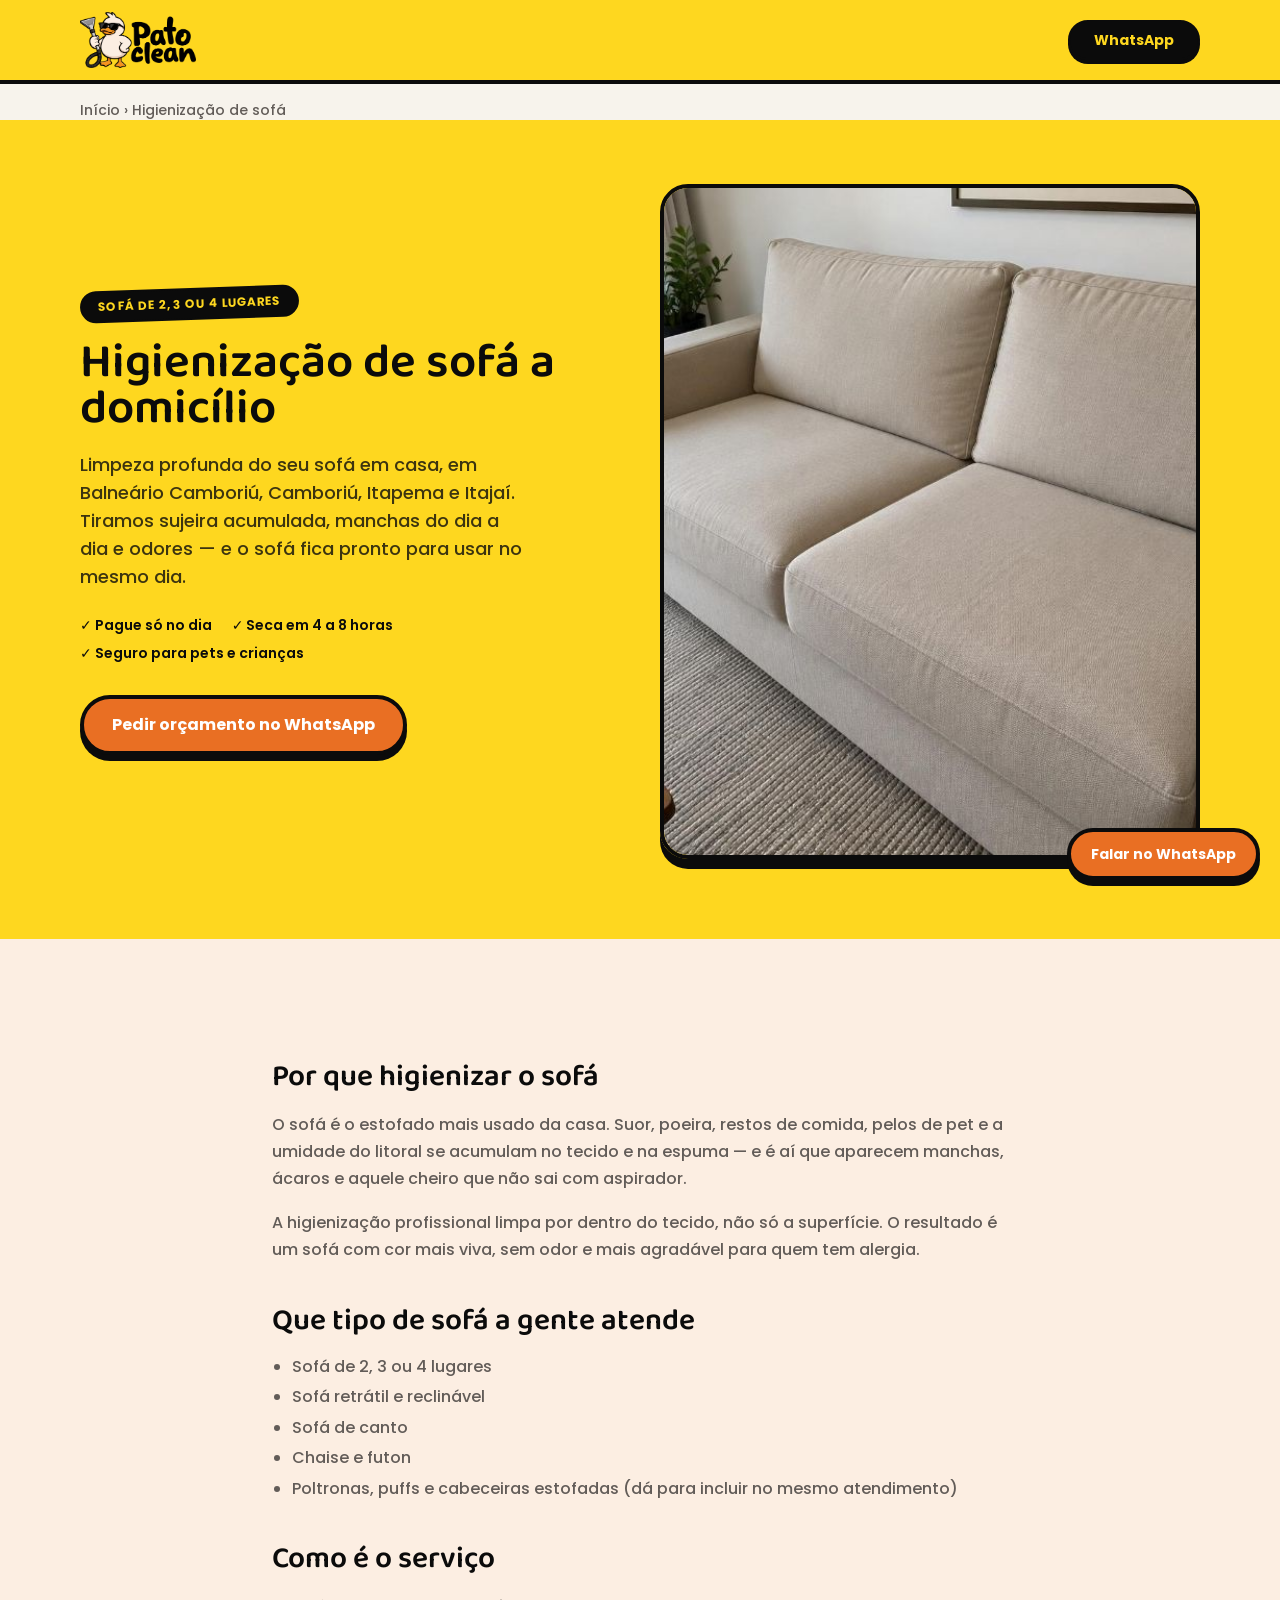
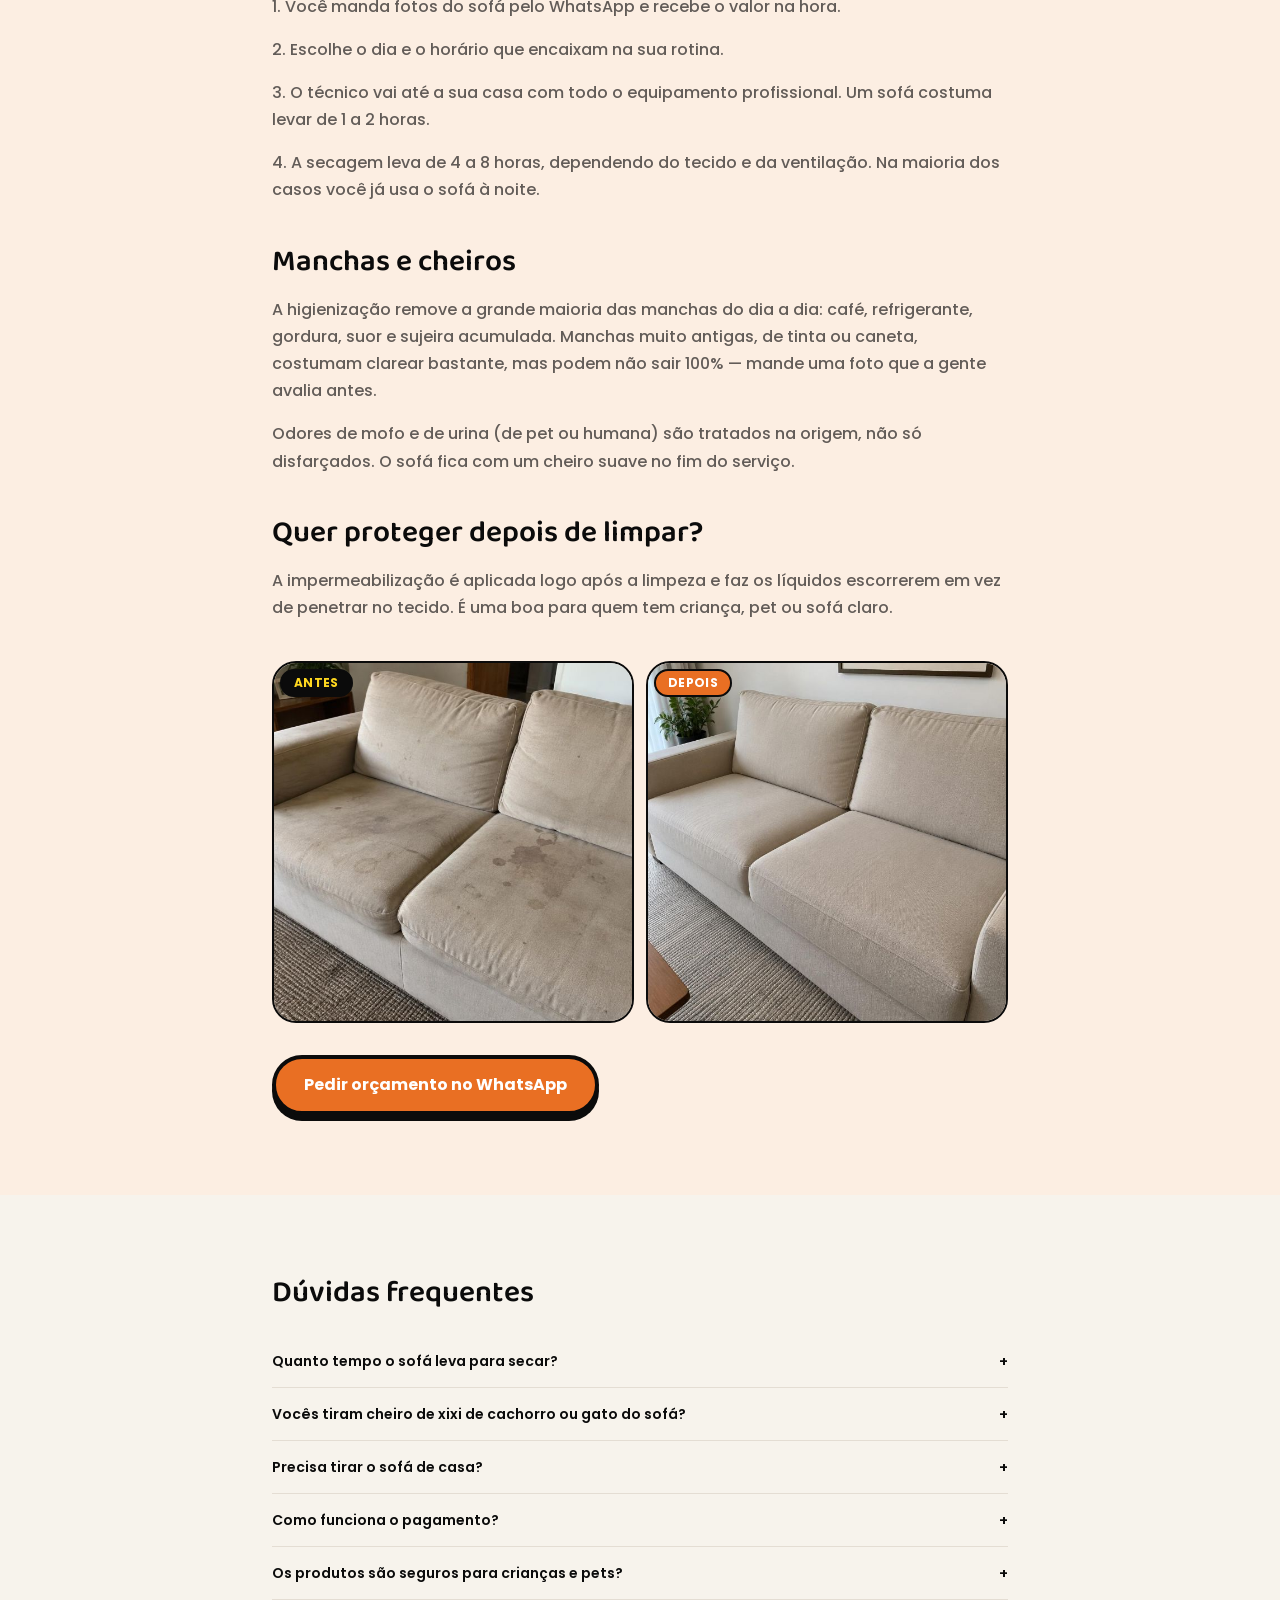
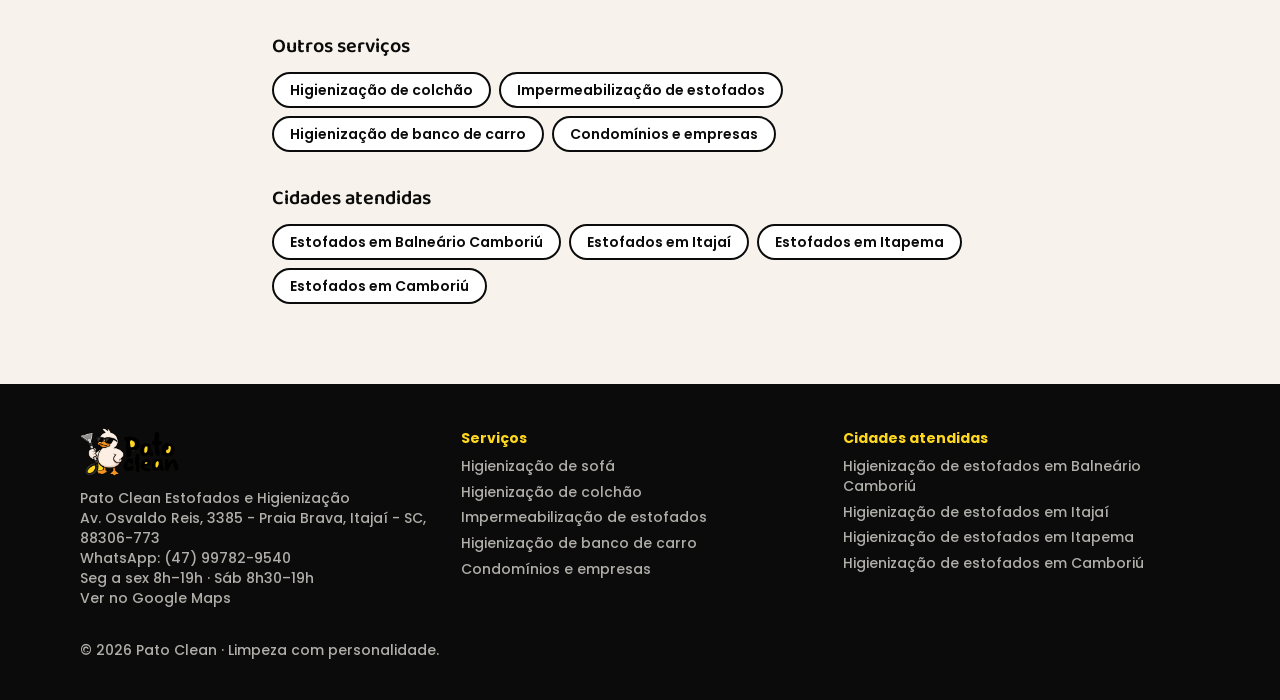
<file: higienizacao-de-sofa.html>
<!DOCTYPE html>
<html lang="pt-BR"><head><meta charset="utf-8"><meta name="viewport" content="width=device-width, initial-scale=1"><link rel="preload" as="image" href="/site-assets/6e965fe93423448b.png"><link rel="stylesheet" href="/assets/styles-BcpAY3Om.css" data-precedence="default"><script src="https://www.googletagmanager.com/gtag/js?id=AW-18436557438" async=""></script><title>Higienização de Sofá em Balneário Camboriú | Pato Clean</title><meta name="description" content="Higienização de sofá a domicílio em BC, Camboriú, Itapema e Itajaí. Tira manchas, ácaros e cheiro de mofo e urina. Seca no mesmo dia. Orçamento no WhatsApp."><meta property="og:title" content="Higienização de Sofá em Balneário Camboriú | Pato Clean"><meta property="og:description" content="Higienização de sofá a domicílio em BC, Camboriú, Itapema e Itajaí. Tira manchas, ácaros e cheiro de mofo e urina. Seca no mesmo dia. Orçamento no WhatsApp."><meta property="og:type" content="website"><meta name="twitter:card" content="summary_large_image"><link rel="icon" href="/favicon.ico" sizes="any"><link rel="icon" type="image/png" sizes="32x32" href="/favicon-32.png"><link rel="icon" type="image/png" sizes="192x192" href="/favicon-192.png"><link rel="manifest" href="/site.webmanifest"><script>window.dataLayer = window.dataLayer || [];function gtag(){dataLayer.push(arguments);}gtag('js', new Date());gtag('config', 'AW-18436557438');</script><script>function gtag_report_conversion(url){var callback=function(){if(typeof(url)!='undefined'){window.location=url;}};gtag('event','conversion',{'send_to':'AW-18436557438/QHtwCM_JnJ0dEP6UntdE','event_callback':callback});return false;}</script><meta name="twitter:title" content="Higienização de Sofá em Balneário Camboriú | Pato Clean"><meta name="twitter:description" content="Higienização de sofá a domicílio em BC, Camboriú, Itapema e Itajaí. Tira manchas, ácaros e cheiro de mofo e urina. Seca no mesmo dia. Orçamento no WhatsApp."><meta property="og:image" content="https://www.patocleanestofados.com/og-image.jpg"><meta name="twitter:image" content="https://www.patocleanestofados.com/og-image.jpg"><script src="/script.js" defer=""></script><meta name="robots" content="index, follow, max-image-preview:large"><meta name="theme-color" content="#fed71f"><meta name="geo.region" content="BR-SC"><meta name="geo.placename" content="Balneário Camboriú"><meta property="og:site_name" content="Pato Clean"><meta property="og:locale" content="pt_BR"><meta property="og:url" content="https://www.patocleanestofados.com/higienizacao-de-sofa"><meta property="og:image:width" content="1200"><meta property="og:image:height" content="630"><meta property="og:image:alt" content="Técnico da Pato Clean higienizando um sofá"><link rel="canonical" href="https://www.patocleanestofados.com/higienizacao-de-sofa"><link rel="apple-touch-icon" href="/apple-touch-icon.png"><script type="application/ld+json">{"@context":"https://schema.org","@graph":[{"@type":"Service","@id":"https://www.patocleanestofados.com/higienizacao-de-sofa#servico","name":"Higienização de sofá","serviceType":"Higienização de sofá","provider":{"@type":"LocalBusiness","@id":"https://www.patocleanestofados.com/#empresa","name":"Pato Clean","telephone":"+55-47-99782-9540","url":"https://www.patocleanestofados.com/","address":{"@type":"PostalAddress","streetAddress":"Av. Osvaldo Reis, 3385 - Praia Brava","addressLocality":"Itajaí","addressRegion":"SC","postalCode":"88306-773","addressCountry":"BR"}},"areaServed":[{"@type":"City","name":"Balneário Camboriú"},{"@type":"City","name":"Itajaí"},{"@type":"City","name":"Itapema"},{"@type":"City","name":"Camboriú"}],"url":"https://www.patocleanestofados.com/higienizacao-de-sofa","description":"Higienização de sofá a domicílio em BC, Camboriú, Itapema e Itajaí. Tira manchas, ácaros e cheiro de mofo e urina. Seca no mesmo dia. Orçamento no WhatsApp."},{"@type":"FAQPage","mainEntity":[{"@type":"Question","name":"Quanto tempo o sofá leva para secar?","acceptedAnswer":{"@type":"Answer","text":"De 4 a 8 horas, dependendo do tecido, da ventilação e do clima. Na maioria dos casos você já pode usar o sofá à noite."}},{"@type":"Question","name":"Vocês tiram cheiro de xixi de cachorro ou gato do sofá?","acceptedAnswer":{"@type":"Answer","text":"Sim. Tratamos a origem do odor de urina de pet e humana, não só disfarçamos o cheiro."}},{"@type":"Question","name":"Precisa tirar o sofá de casa?","acceptedAnswer":{"@type":"Answer","text":"Não. O serviço é feito a domicílio, no lugar onde o sofá fica."}},{"@type":"Question","name":"Como funciona o pagamento?","acceptedAnswer":{"@type":"Answer","text":"Você só paga no dia, depois do serviço feito. As formas de pagamento são combinadas pelo WhatsApp na hora do orçamento."}},{"@type":"Question","name":"Os produtos são seguros para crianças e pets?","acceptedAnswer":{"@type":"Answer","text":"Sim. Usamos produtos homologados pela ANVISA, hipoalergênicos e biodegradáveis, seguros para crianças, pets e pessoas com alergia."}}]},{"@type":"BreadcrumbList","itemListElement":[{"@type":"ListItem","position":1,"name":"Início","item":"https://www.patocleanestofados.com/"},{"@type":"ListItem","position":2,"name":"Higienização de sofá","item":"https://www.patocleanestofados.com/higienizacao-de-sofa"}]}]}</script><link rel="stylesheet" href="/seo-pages.css"></head><body><!--$--><style>img, video { max-width: none; }

@layer properties {
  @supports (((-webkit-hyphens:none)) and (not (margin-trim:inline))) or ((-moz-orient:inline) and (not (color:rgb(from red r g b)))) {
  *, ::before, ::after, ::backdrop { --tw-translate-x: 0; --tw-translate-y: 0; --tw-translate-z: 0; --tw-rotate-x: initial; --tw-rotate-y: initial; --tw-rotate-z: initial; --tw-skew-x: initial; --tw-skew-y: initial; --tw-space-y-reverse: 0; --tw-space-x-reverse: 0; --tw-border-style: solid; --tw-leading: initial; --tw-font-weight: initial; --tw-tracking: initial; --tw-ordinal: initial; --tw-slashed-zero: initial; --tw-numeric-figure: initial; --tw-numeric-spacing: initial; --tw-numeric-fraction: initial; --tw-shadow: 0 0 #0000; --tw-shadow-color: initial; --tw-shadow-alpha: 100%; --tw-inset-shadow: 0 0 #0000; --tw-inset-shadow-color: initial; --tw-inset-shadow-alpha: 100%; --tw-ring-color: initial; --tw-ring-shadow: 0 0 #0000; --tw-inset-ring-color: initial; --tw-inset-ring-shadow: 0 0 #0000; --tw-ring-inset: initial; --tw-ring-offset-width: 0px; --tw-ring-offset-color: #fff; --tw-ring-offset-shadow: 0 0 #0000; --tw-outline-style: solid; --tw-blur: initial; --tw-brightness: initial; --tw-contrast: initial; --tw-grayscale: initial; --tw-hue-rotate: initial; --tw-invert: initial; --tw-opacity: initial; --tw-saturate: initial; --tw-sepia: initial; --tw-drop-shadow: initial; --tw-drop-shadow-color: initial; --tw-drop-shadow-alpha: 100%; --tw-drop-shadow-size: initial; --tw-duration: initial; --tw-ease: initial; --tw-content: ""; --tw-animation-delay: 0s; --tw-animation-direction: normal; --tw-animation-duration: initial; --tw-animation-fill-mode: none; --tw-animation-iteration-count: 1; --tw-enter-blur: 0; --tw-enter-opacity: 1; --tw-enter-rotate: 0; --tw-enter-scale: 1; --tw-enter-translate-x: 0; --tw-enter-translate-y: 0; --tw-exit-blur: 0; --tw-exit-opacity: 1; --tw-exit-rotate: 0; --tw-exit-scale: 1; --tw-exit-translate-x: 0; --tw-exit-translate-y: 0; }
}
}
@layer theme {
  :root, :host { --font-sans: var(--font-sans); --font-mono: ui-monospace, SFMono-Regular, Menlo, Monaco, Consolas, "Liberation Mono", "Courier New", monospace; --color-black: #000; --spacing: .25rem; --container-sm: 24rem; --container-md: 28rem; --container-lg: 32rem; --container-3xl: 48rem; --container-6xl: 72rem; --text-xs: .75rem; --text-xs--line-height: calc(1 / .75); --text-sm: .875rem; --text-sm--line-height: calc(1.25 / .875); --text-base: 1rem; --text-base--line-height: calc(1.5 / 1); --text-lg: 1.125rem; --text-lg--line-height: calc(1.75 / 1.125); --text-xl: 1.25rem; --text-xl--line-height: calc(1.75 / 1.25); --text-3xl: 1.875rem; --text-3xl--line-height: calc(2.25 / 1.875); --text-4xl: 2.25rem; --text-4xl--line-height: calc(2.5 / 2.25); --text-5xl: 3rem; --text-5xl--line-height: 1; --text-6xl: 3.75rem; --text-6xl--line-height: 1; --text-7xl: 4.5rem; --text-7xl--line-height: 1; --font-weight-normal: 400; --font-weight-medium: 500; --font-weight-semibold: 600; --font-weight-bold: 700; --tracking-tight: -.025em; --tracking-wide: .025em; --tracking-widest: .1em; --leading-relaxed: 1.625; --drop-shadow-xl: 0 9px 7px #0000001a; --ease-in-out: cubic-bezier(.4, 0, .2, 1); --animate-pulse: pulse 2s cubic-bezier(.4, 0, .6, 1) infinite; --aspect-video: 16 / 9; --default-transition-duration: .15s; --default-transition-timing-function: cubic-bezier(.4, 0, .2, 1); --default-font-family: var(--font-sans); --default-mono-font-family: var(--font-mono); --color-background: var(--background); --color-foreground: var(--foreground); --color-border: var(--border); --font-display: var(--font-display); }
}
@layer base {
  *, ::after, ::before, ::backdrop { box-sizing: border-box; border: 0px solid; margin: 0px; padding: 0px; }
  ::file-selector-button { box-sizing: border-box; border: 0px solid; margin: 0px; padding: 0px; }
  html, :host { text-size-adjust: 100%; tab-size: 4; line-height: 1.5; font-family: var(--default-font-family,-apple-system, BlinkMacSystemFont, "Segoe UI", Roboto, "Helvetica Neue", "Noto Sans", Arial, sans-serif, "Apple Color Emoji", "Segoe UI Emoji", "Segoe UI Symbol", "Noto Color Emoji"); font-feature-settings: var(--default-font-feature-settings,normal); font-variation-settings: var(--default-font-variation-settings,normal); -webkit-tap-highlight-color: transparent; }
  hr { height: 0px; color: inherit; border-top-width: 1px; }
  abbr:where([title]) { text-decoration: underline dotted; }
  h1, h2, h3, h4, h5, h6 { font-size: inherit; font-weight: inherit; }
  a { color: inherit; text-decoration: inherit; }
  b, strong { font-weight: bolder; }
  code, kbd, samp, pre { font-family: var(--default-mono-font-family,ui-monospace, SFMono-Regular, Menlo, Monaco, Consolas, "Liberation Mono", "Courier New", monospace); font-feature-settings: var(--default-mono-font-feature-settings,normal); font-variation-settings: var(--default-mono-font-variation-settings,normal); font-size: 1em; }
  small { font-size: 80%; }
  sub, sup { vertical-align: baseline; font-size: 75%; line-height: 0; position: relative; }
  sub { bottom: -0.25em; }
  sup { top: -0.5em; }
  table { text-indent: 0px; border-color: inherit; border-collapse: collapse; }
  progress { vertical-align: baseline; }
  summary { display: list-item; }
  ol, ul, menu { list-style: none; }
  img, svg, video, canvas, audio, iframe, embed, object { vertical-align: middle; display: block; }
  img, video { max-width: 100%; height: auto; }
  button, input, select, optgroup, textarea { font: inherit; letter-spacing: inherit; color: inherit; opacity: 1; background-color: rgba(0, 0, 0, 0); border-radius: 0px; }
  ::file-selector-button { font: inherit; letter-spacing: inherit; color: inherit; opacity: 1; background-color: rgba(0, 0, 0, 0); border-radius: 0px; }
  :where(select:is([multiple], [size])) optgroup { font-weight: bolder; }
  :where(select:is([multiple], [size])) optgroup option { padding-inline-start: 20px; }
  ::file-selector-button { margin-inline-end: 4px; }
  ::placeholder { opacity: 1; }
  @supports (not ((-webkit-appearance:-apple-pay-button))) or (contain-intrinsic-size:1px) {
  ::placeholder { color: currentcolor; }
  @supports (color:color-mix(in lab, red, red)) {
  ::placeholder { color: color-mix(currentcolor, transparent); }
}
}
  textarea { resize: vertical; }
  ::-webkit-search-decoration { appearance: none; }
  ::-webkit-date-and-time-value { min-height: 1lh; text-align: inherit; }
  ::-webkit-datetime-edit { display: inline-flex; }
  ::-webkit-datetime-edit-fields-wrapper { padding: 0px; }
  ::-webkit-datetime-edit { padding-block: 0px; }
  ::-webkit-datetime-edit-year-field { padding-block: 0px; }
  ::-webkit-datetime-edit-month-field { padding-block: 0px; }
  ::-webkit-datetime-edit-day-field { padding-block: 0px; }
  ::-webkit-datetime-edit-hour-field { padding-block: 0px; }
  ::-webkit-datetime-edit-minute-field { padding-block: 0px; }
  ::-webkit-datetime-edit-second-field { padding-block: 0px; }
  ::-webkit-datetime-edit-millisecond-field { padding-block: 0px; }
  ::-webkit-datetime-edit-meridiem-field { padding-block: 0px; }
  ::-webkit-calendar-picker-indicator { line-height: 1; }
  button, input:where([type="button"], [type="reset"], [type="submit"]) { appearance: button; }
  ::file-selector-button { appearance: button; }
  ::-webkit-inner-spin-button { height: auto; }
  ::-webkit-outer-spin-button { height: auto; }
  [hidden]:where(:not([hidden="until-found"])) { display: none !important; }
  * { border-color: var(--color-border); }
  body { background-color: var(--color-background); color: var(--color-foreground); font-family: var(--font-sans); }
  h1, h2, h3, .font-display { font-family: var(--font-display); }
}
@layer components;
@layer utilities {
  .pointer-events-none { pointer-events: none; }
  .invisible { visibility: hidden; }
  .sr-only { clip-path: inset(50%); white-space: nowrap; border-width: 0px; width: 1px; height: 1px; margin: -1px; padding: 0px; position: absolute; overflow: hidden; }
  .absolute { position: absolute; }
  .fixed { position: fixed; }
  .relative { position: relative; }
  .sticky { position: sticky; }
  .inset-0 { inset: 0px; }
  .inset-x-0 { inset-inline: 0px; }
  .inset-y-0 { inset-block: 0px; }
  .-top-12 { top: calc(var(--spacing) * -12); }
  .top-0 { top: 0px; }
  .top-1\.5 { top: calc(var(--spacing) * 1.5); }
  .top-1\/2 { top: 50%; }
  .top-3\.5 { top: calc(var(--spacing) * 3.5); }
  .top-4 { top: calc(var(--spacing) * 4); }
  .top-\[1px\] { top: 1px; }
  .top-\[50\%\] { top: 50%; }
  .top-\[60\%\] { top: 60%; }
  .top-full { top: 100%; }
  .-right-12 { right: calc(var(--spacing) * -12); }
  .right-0 { right: 0px; }
  .right-1 { right: var(--spacing); }
  .right-2 { right: calc(var(--spacing) * 2); }
  .right-3 { right: calc(var(--spacing) * 3); }
  .right-4 { right: calc(var(--spacing) * 4); }
  .right-5 { right: calc(var(--spacing) * 5); }
  .-bottom-6 { bottom: calc(var(--spacing) * -6); }
  .-bottom-12 { bottom: calc(var(--spacing) * -12); }
  .bottom-0 { bottom: 0px; }
  .bottom-5 { bottom: calc(var(--spacing) * 5); }
  .-left-8 { left: calc(var(--spacing) * -8); }
  .-left-12 { left: calc(var(--spacing) * -12); }
  .left-0 { left: 0px; }
  .left-1\/2 { left: 50%; }
  .left-2 { left: calc(var(--spacing) * 2); }
  .left-\[50\%\] { left: 50%; }
  .z-10 { z-index: 10; }
  .z-20 { z-index: 20; }
  .z-40 { z-index: 40; }
  .z-50 { z-index: 50; }
  .z-\[1\] { z-index: 1; }
  .-mx-1 { margin-inline: calc(var(--spacing) * -1); }
  .mx-2 { margin-inline: calc(var(--spacing) * 2); }
  .mx-3\.5 { margin-inline: calc(var(--spacing) * 3.5); }
  .mx-auto { margin-inline: auto; }
  .my-0\.5 { margin-block: calc(var(--spacing) * .5); }
  .my-1 { margin-block: var(--spacing); }
  .-mt-4 { margin-top: calc(var(--spacing) * -4); }
  .mt-1 { margin-top: var(--spacing); }
  .mt-1\.5 { margin-top: calc(var(--spacing) * 1.5); }
  .mt-2 { margin-top: calc(var(--spacing) * 2); }
  .mt-3 { margin-top: calc(var(--spacing) * 3); }
  .mt-4 { margin-top: calc(var(--spacing) * 4); }
  .mt-5 { margin-top: calc(var(--spacing) * 5); }
  .mt-6 { margin-top: calc(var(--spacing) * 6); }
  .mt-8 { margin-top: calc(var(--spacing) * 8); }
  .mt-10 { margin-top: calc(var(--spacing) * 10); }
  .mt-24 { margin-top: calc(var(--spacing) * 24); }
  .mt-auto { margin-top: auto; }
  .mr-2 { margin-right: calc(var(--spacing) * 2); }
  .mb-1 { margin-bottom: var(--spacing); }
  .-ml-4 { margin-left: calc(var(--spacing) * -4); }
  .ml-1 { margin-left: var(--spacing); }
  .ml-auto { margin-left: auto; }
  .block { display: block; }
  .flex { display: flex; }
  .grid { display: grid; }
  .hidden { display: none; }
  .inline-block { display: inline-block; }
  .inline-flex { display: inline-flex; }
  .table { display: table; }
  .aspect-\[4\/5\] { aspect-ratio: 4 / 5; }
  .aspect-square { aspect-ratio: 1 / 1; }
  .aspect-video { aspect-ratio: var(--aspect-video); }
  .size-\(--cell-size\) { width: var(--cell-size); height: var(--cell-size); }
  .size-4 { width: calc(var(--spacing) * 4); height: calc(var(--spacing) * 4); }
  .h-\(--cell-size\) { height: var(--cell-size); }
  .h-1\.5 { height: calc(var(--spacing) * 1.5); }
  .h-2 { height: calc(var(--spacing) * 2); }
  .h-2\.5 { height: calc(var(--spacing) * 2.5); }
  .h-3 { height: calc(var(--spacing) * 3); }
  .h-3\.5 { height: calc(var(--spacing) * 3.5); }
  .h-4 { height: calc(var(--spacing) * 4); }
  .h-5 { height: calc(var(--spacing) * 5); }
  .h-7 { height: calc(var(--spacing) * 7); }
  .h-8 { height: calc(var(--spacing) * 8); }
  .h-9 { height: calc(var(--spacing) * 9); }
  .h-10 { height: calc(var(--spacing) * 10); }
  .h-11 { height: calc(var(--spacing) * 11); }
  .h-12 { height: calc(var(--spacing) * 12); }
  .h-\[1px\] { height: 1px; }
  .h-\[var\(--radix-navigation-menu-viewport-height\)\] { height: var(--radix-navigation-menu-viewport-height); }
  .h-\[var\(--radix-select-trigger-height\)\] { height: var(--radix-select-trigger-height); }
  .h-auto { height: auto; }
  .h-full { height: 100%; }
  .h-px { height: 1px; }
  .h-svh { height: 100svh; }
  .max-h-\(--radix-context-menu-content-available-height\) { max-height: var(--radix-context-menu-content-available-height); }
  .max-h-\(--radix-select-content-available-height\) { max-height: var(--radix-select-content-available-height); }
  .max-h-\[300px\] { max-height: 300px; }
  .max-h-\[var\(--radix-dropdown-menu-content-available-height\)\] { max-height: var(--radix-dropdown-menu-content-available-height); }
  .min-h-0 { min-height: 0px; }
  .min-h-\[60px\] { min-height: 60px; }
  .min-h-screen { min-height: 100vh; }
  .min-h-svh { min-height: 100svh; }
  .w-\(--cell-size\) { width: var(--cell-size); }
  .w-\(--sidebar-width\) { width: var(--sidebar-width); }
  .w-0 { width: 0px; }
  .w-1 { width: var(--spacing); }
  .w-2 { width: calc(var(--spacing) * 2); }
  .w-2\.5 { width: calc(var(--spacing) * 2.5); }
  .w-3 { width: calc(var(--spacing) * 3); }
  .w-3\.5 { width: calc(var(--spacing) * 3.5); }
  .w-3\/4 { width: 75%; }
  .w-4 { width: calc(var(--spacing) * 4); }
  .w-5 { width: calc(var(--spacing) * 5); }
  .w-7 { width: calc(var(--spacing) * 7); }
  .w-8 { width: calc(var(--spacing) * 8); }
  .w-9 { width: calc(var(--spacing) * 9); }
  .w-10 { width: calc(var(--spacing) * 10); }
  .w-28 { width: calc(var(--spacing) * 28); }
  .w-40 { width: calc(var(--spacing) * 40); }
  .w-64 { width: calc(var(--spacing) * 64); }
  .w-72 { width: calc(var(--spacing) * 72); }
  .w-\[1px\] { width: 1px; }
  .w-\[100px\] { width: 100px; }
  .w-auto { width: auto; }
  .w-fit { width: fit-content; }
  .w-full { width: 100%; }
  .w-max { width: max-content; }
  .w-px { width: 1px; }
  .max-w-\(--skeleton-width\) { max-width: var(--skeleton-width); }
  .max-w-3xl { max-width: var(--container-3xl); }
  .max-w-6xl { max-width: var(--container-6xl); }
  .max-w-lg { max-width: var(--container-lg); }
  .max-w-max { max-width: max-content; }
  .max-w-md { max-width: var(--container-md); }
  .min-w-\(--cell-size\) { min-width: var(--cell-size); }
  .min-w-0 { min-width: 0px; }
  .min-w-5 { min-width: calc(var(--spacing) * 5); }
  .min-w-8 { min-width: calc(var(--spacing) * 8); }
  .min-w-9 { min-width: calc(var(--spacing) * 9); }
  .min-w-10 { min-width: calc(var(--spacing) * 10); }
  .min-w-\[8rem\] { min-width: 8rem; }
  .min-w-\[12rem\] { min-width: 12rem; }
  .min-w-\[var\(--radix-select-trigger-width\)\] { min-width: var(--radix-select-trigger-width); }
  .flex-1 { flex: 1 1 0%; }
  .shrink-0 { flex-shrink: 0; }
  .grow { flex-grow: 1; }
  .grow-0 { flex-grow: 0; }
  .basis-full { flex-basis: 100%; }
  .caption-bottom { caption-side: bottom; }
  .border-collapse { border-collapse: collapse; }
  .origin-\(--radix-context-menu-content-transform-origin\) { transform-origin: var(--radix-context-menu-content-transform-origin); }
  .origin-\(--radix-dropdown-menu-content-transform-origin\) { transform-origin: var(--radix-dropdown-menu-content-transform-origin); }
  .origin-\(--radix-hover-card-content-transform-origin\) { transform-origin: var(--radix-hover-card-content-transform-origin); }
  .origin-\(--radix-menubar-content-transform-origin\) { transform-origin: var(--radix-menubar-content-transform-origin); }
  .origin-\(--radix-popover-content-transform-origin\) { transform-origin: var(--radix-popover-content-transform-origin); }
  .origin-\(--radix-select-content-transform-origin\) { transform-origin: var(--radix-select-content-transform-origin); }
  .origin-\(--radix-tooltip-content-transform-origin\) { transform-origin: var(--radix-tooltip-content-transform-origin); }
  .-translate-x-1\/2 { --tw-translate-x: calc(calc(1 / 2 * 100%) * -1); translate: var(--tw-translate-x) var(--tw-translate-y); }
  .-translate-x-px { --tw-translate-x: -1px; translate: var(--tw-translate-x) var(--tw-translate-y); }
  .translate-x-\[-50\%\] { --tw-translate-x: -50%; translate: var(--tw-translate-x) var(--tw-translate-y); }
  .translate-x-px { --tw-translate-x: 1px; translate: var(--tw-translate-x) var(--tw-translate-y); }
  .-translate-y-1\/2 { --tw-translate-y: calc(calc(1 / 2 * 100%) * -1); translate: var(--tw-translate-x) var(--tw-translate-y); }
  .translate-y-\[-50\%\] { --tw-translate-y: -50%; translate: var(--tw-translate-x) var(--tw-translate-y); }
  .-rotate-2 { rotate: -2deg; }
  .rotate-45 { rotate: 45deg; }
  .rotate-90 { rotate: 90deg; }
  .transform { transform: var(--tw-rotate-x,) var(--tw-rotate-y,) var(--tw-rotate-z,) var(--tw-skew-x,) var(--tw-skew-y,); }
  .animate-caret-blink { animation: 1.25s ease-out 0s infinite normal none running caret-blink; }
  .animate-in { animation: enter var(--tw-animation-duration,var(--tw-duration,.15s))var(--tw-ease,ease)var(--tw-animation-delay,0s)var(--tw-animation-iteration-count,1)var(--tw-animation-direction,normal)var(--tw-animation-fill-mode,none); }
  .animate-pulse { animation: var(--animate-pulse); }
  .cursor-default { cursor: default; }
  .cursor-pointer { cursor: pointer; }
  .touch-none { touch-action: none; }
  .list-none { list-style-type: none; }
  .grid-cols-2 { grid-template-columns: repeat(2, minmax(0px, 1fr)); }
  .flex-col { flex-direction: column; }
  .flex-col-reverse { flex-direction: column-reverse; }
  .flex-row { flex-direction: row; }
  .flex-wrap { flex-wrap: wrap; }
  .place-content-center { place-content: center; }
  .items-center { align-items: center; }
  .items-end { align-items: flex-end; }
  .items-start { align-items: flex-start; }
  .items-stretch { align-items: stretch; }
  .justify-between { justify-content: space-between; }
  .justify-center { justify-content: center; }
  .gap-1 { gap: var(--spacing); }
  .gap-1\.5 { gap: calc(var(--spacing) * 1.5); }
  .gap-2 { gap: calc(var(--spacing) * 2); }
  .gap-3 { gap: calc(var(--spacing) * 3); }
  .gap-4 { gap: calc(var(--spacing) * 4); }
  .gap-6 { gap: calc(var(--spacing) * 6); }
  .gap-8 { gap: calc(var(--spacing) * 8); }
  .gap-10 { gap: calc(var(--spacing) * 10); }
  :where(.space-y-1\.5 > :not(:last-child)) { --tw-space-y-reverse: 0; margin-block-start: calc(calc(var(--spacing) * 1.5) * var(--tw-space-y-reverse)); margin-block-end: calc(calc(var(--spacing) * 1.5) * calc(1 - var(--tw-space-y-reverse))); }
  :where(.space-y-2 > :not(:last-child)) { --tw-space-y-reverse: 0; margin-block-start: calc(calc(var(--spacing) * 2) * var(--tw-space-y-reverse)); margin-block-end: calc(calc(var(--spacing) * 2) * calc(1 - var(--tw-space-y-reverse))); }
  .gap-x-5 { column-gap: calc(var(--spacing) * 5); }
  :where(.space-x-1 > :not(:last-child)) { --tw-space-x-reverse: 0; margin-inline-start: calc(var(--spacing) * var(--tw-space-x-reverse)); margin-inline-end: calc(var(--spacing) * calc(1 - var(--tw-space-x-reverse))); }
  .gap-y-2 { row-gap: calc(var(--spacing) * 2); }
  .overflow-auto { overflow: auto; }
  .overflow-hidden { overflow: hidden; }
  .overflow-x-hidden { overflow-x: hidden; }
  .overflow-y-auto { overflow-y: auto; }
  .rounded-2xl { border-radius: calc(var(--radius) + 8px); }
  .rounded-3xl { border-radius: calc(var(--radius) + 12px); }
  .rounded-\[2px\] { border-radius: 2px; }
  .rounded-\[inherit\] { border-radius: inherit; }
  .rounded-full { border-radius: 2.14748e+09px; }
  .rounded-lg { border-radius: var(--radius); }
  .rounded-md { border-radius: calc(var(--radius) - 2px); }
  .rounded-none { border-radius: 0px; }
  .rounded-sm { border-radius: calc(var(--radius) - 4px); }
  .rounded-xl { border-radius: calc(var(--radius) + 4px); }
  .rounded-t-\[10px\] { border-top-left-radius: 10px; border-top-right-radius: 10px; }
  .rounded-l-md { border-top-left-radius: calc(var(--radius) - 2px); border-bottom-left-radius: calc(var(--radius) - 2px); }
  .rounded-tl-sm { border-top-left-radius: calc(var(--radius) - 4px); }
  .rounded-r-md { border-top-right-radius: calc(var(--radius) - 2px); border-bottom-right-radius: calc(var(--radius) - 2px); }
  .border { border-style: var(--tw-border-style); border-width: 1px; }
  .border-2 { border-style: var(--tw-border-style); border-width: 2px; }
  .border-4 { border-style: var(--tw-border-style); border-width: 4px; }
  .border-\[1\.5px\] { border-style: var(--tw-border-style); border-width: 1.5px; }
  .border-y { border-block-style: var(--tw-border-style); border-block-width: 1px; }
  .border-t { border-top-style: var(--tw-border-style); border-top-width: 1px; }
  .border-t-4 { border-top-style: var(--tw-border-style); border-top-width: 4px; }
  .border-r { border-right-style: var(--tw-border-style); border-right-width: 1px; }
  .border-b { border-bottom-style: var(--tw-border-style); border-bottom-width: 1px; }
  .border-b-4 { border-bottom-style: var(--tw-border-style); border-bottom-width: 4px; }
  .border-l { border-left-style: var(--tw-border-style); border-left-width: 1px; }
  .border-dashed { --tw-border-style: dashed; border-style: dashed; }
  .border-\(--color-border\) { border-color: var(--color-border); }
  .border-border\/50 { border-color: var(--border); }
  @supports (color:color-mix(in lab, red, red)) {
  .border-border\/50 { border-color: color-mix(in oklab, var(--border) 50%, transparent); }
}
  .border-destructive\/50 { border-color: var(--destructive); }
  @supports (color:color-mix(in lab, red, red)) {
  .border-destructive\/50 { border-color: color-mix(in oklab, var(--destructive) 50%, transparent); }
}
  .border-ink { border-color: var(--ink); }
  .border-input { border-color: var(--input); }
  .border-primary, .border-primary\/50 { border-color: var(--primary); }
  @supports (color:color-mix(in lab, red, red)) {
  .border-primary\/50 { border-color: color-mix(in oklab, var(--primary) 50%, transparent); }
}
  .border-sidebar-border { border-color: var(--sidebar-border); }
  .border-transparent { border-color: rgba(0, 0, 0, 0); }
  .border-t-transparent { border-top-color: rgba(0, 0, 0, 0); }
  .border-l-transparent { border-left-color: rgba(0, 0, 0, 0); }
  .bg-\(--color-bg\) { background-color: var(--color-bg); }
  .bg-accent { background-color: var(--accent); }
  .bg-background { background-color: var(--background); }
  .bg-black\/80 { background-color: rgba(0, 0, 0, 0.8); }
  @supports (color:color-mix(in lab, red, red)) {
  .bg-black\/80 { background-color: color-mix(in oklab, var(--color-black) 80%, transparent); }
}
  .bg-border { background-color: var(--border); }
  .bg-card { background-color: var(--card); }
  .bg-cream { background-color: var(--cream); }
  .bg-destructive { background-color: var(--destructive); }
  .bg-foreground { background-color: var(--foreground); }
  .bg-ink { background-color: var(--ink); }
  .bg-muted, .bg-muted\/50 { background-color: var(--muted); }
  @supports (color:color-mix(in lab, red, red)) {
  .bg-muted\/50 { background-color: color-mix(in oklab, var(--muted) 50%, transparent); }
}
  .bg-popover { background-color: var(--popover); }
  .bg-primary, .bg-primary\/10 { background-color: var(--primary); }
  @supports (color:color-mix(in lab, red, red)) {
  .bg-primary\/10 { background-color: color-mix(in oklab, var(--primary) 10%, transparent); }
}
  .bg-primary\/20 { background-color: var(--primary); }
  @supports (color:color-mix(in lab, red, red)) {
  .bg-primary\/20 { background-color: color-mix(in oklab, var(--primary) 20%, transparent); }
}
  .bg-secondary { background-color: var(--secondary); }
  .bg-sidebar { background-color: var(--sidebar); }
  .bg-sidebar-border { background-color: var(--sidebar-border); }
  .bg-transparent { background-color: rgba(0, 0, 0, 0); }
  .fill-current { fill: currentcolor; }
  .fill-primary { fill: var(--primary); }
  .object-cover { object-fit: cover; }
  .p-0 { padding: 0px; }
  .p-1 { padding: var(--spacing); }
  .p-2 { padding: calc(var(--spacing) * 2); }
  .p-3 { padding: calc(var(--spacing) * 3); }
  .p-4 { padding: calc(var(--spacing) * 4); }
  .p-6 { padding: calc(var(--spacing) * 6); }
  .p-\[1px\] { padding: 1px; }
  .px-\(--cell-size\) { padding-inline: var(--cell-size); }
  .px-1 { padding-inline: var(--spacing); }
  .px-1\.5 { padding-inline: calc(var(--spacing) * 1.5); }
  .px-2 { padding-inline: calc(var(--spacing) * 2); }
  .px-2\.5 { padding-inline: calc(var(--spacing) * 2.5); }
  .px-3 { padding-inline: calc(var(--spacing) * 3); }
  .px-4 { padding-inline: calc(var(--spacing) * 4); }
  .px-5 { padding-inline: calc(var(--spacing) * 5); }
  .px-7 { padding-inline: calc(var(--spacing) * 7); }
  .px-8 { padding-inline: calc(var(--spacing) * 8); }
  .py-0\.5 { padding-block: calc(var(--spacing) * .5); }
  .py-1 { padding-block: var(--spacing); }
  .py-1\.5 { padding-block: calc(var(--spacing) * 1.5); }
  .py-2 { padding-block: calc(var(--spacing) * 2); }
  .py-3 { padding-block: calc(var(--spacing) * 3); }
  .py-3\.5 { padding-block: calc(var(--spacing) * 3.5); }
  .py-4 { padding-block: calc(var(--spacing) * 4); }
  .py-6 { padding-block: calc(var(--spacing) * 6); }
  .py-10 { padding-block: calc(var(--spacing) * 10); }
  .py-14 { padding-block: calc(var(--spacing) * 14); }
  .pt-0 { padding-top: 0px; }
  .pt-3 { padding-top: calc(var(--spacing) * 3); }
  .pt-4 { padding-top: calc(var(--spacing) * 4); }
  .pt-10 { padding-top: calc(var(--spacing) * 10); }
  .pr-1 { padding-right: var(--spacing); }
  .pr-2 { padding-right: calc(var(--spacing) * 2); }
  .pr-2\.5 { padding-right: calc(var(--spacing) * 2.5); }
  .pr-8 { padding-right: calc(var(--spacing) * 8); }
  .pb-3 { padding-bottom: calc(var(--spacing) * 3); }
  .pb-4 { padding-bottom: calc(var(--spacing) * 4); }
  .pb-14 { padding-bottom: calc(var(--spacing) * 14); }
  .pl-2 { padding-left: calc(var(--spacing) * 2); }
  .pl-2\.5 { padding-left: calc(var(--spacing) * 2.5); }
  .pl-4 { padding-left: calc(var(--spacing) * 4); }
  .pl-8 { padding-left: calc(var(--spacing) * 8); }
  .text-center { text-align: center; }
  .text-left { text-align: left; }
  .align-middle { vertical-align: middle; }
  .font-display { font-family: var(--font-display); }
  .font-mono { font-family: var(--font-mono); }
  .text-3xl { font-size: var(--text-3xl); line-height: var(--tw-leading,var(--text-3xl--line-height)); }
  .text-4xl { font-size: var(--text-4xl); line-height: var(--tw-leading,var(--text-4xl--line-height)); }
  .text-5xl { font-size: var(--text-5xl); line-height: var(--tw-leading,var(--text-5xl--line-height)); }
  .text-7xl { font-size: var(--text-7xl); line-height: var(--tw-leading,var(--text-7xl--line-height)); }
  .text-base { font-size: var(--text-base); line-height: var(--tw-leading,var(--text-base--line-height)); }
  .text-lg { font-size: var(--text-lg); line-height: var(--tw-leading,var(--text-lg--line-height)); }
  .text-sm { font-size: var(--text-sm); line-height: var(--tw-leading,var(--text-sm--line-height)); }
  .text-xl { font-size: var(--text-xl); line-height: var(--tw-leading,var(--text-xl--line-height)); }
  .text-xs { font-size: var(--text-xs); line-height: var(--tw-leading,var(--text-xs--line-height)); }
  .text-\[0\.8rem\] { font-size: 0.8rem; }
  .leading-\[0\.95\] { --tw-leading: .95; line-height: 0.95; }
  .leading-none { --tw-leading: 1; line-height: 1; }
  .font-bold { --tw-font-weight: var(--font-weight-bold); font-weight: var(--font-weight-bold); }
  .font-medium { --tw-font-weight: var(--font-weight-medium); font-weight: var(--font-weight-medium); }
  .font-normal { --tw-font-weight: var(--font-weight-normal); font-weight: var(--font-weight-normal); }
  .font-semibold { --tw-font-weight: var(--font-weight-semibold); font-weight: var(--font-weight-semibold); }
  .tracking-tight { --tw-tracking: var(--tracking-tight); letter-spacing: var(--tracking-tight); }
  .tracking-wide { --tw-tracking: var(--tracking-wide); letter-spacing: var(--tracking-wide); }
  .tracking-widest { --tw-tracking: var(--tracking-widest); letter-spacing: var(--tracking-widest); }
  .break-words { overflow-wrap: break-word; }
  .whitespace-nowrap { white-space: nowrap; }
  .text-accent-foreground { color: var(--accent-foreground); }
  .text-card-foreground { color: var(--card-foreground); }
  .text-current { color: currentcolor; }
  .text-destructive { color: var(--destructive); }
  .text-destructive-foreground { color: var(--destructive-foreground); }
  .text-foreground { color: var(--foreground); }
  .text-ink { color: var(--ink); }
  .text-ink-foreground, .text-ink-foreground\/70 { color: var(--ink-foreground); }
  @supports (color:color-mix(in lab, red, red)) {
  .text-ink-foreground\/70 { color: color-mix(in oklab, var(--ink-foreground) 70%, transparent); }
}
  .text-ink\/80 { color: var(--ink); }
  @supports (color:color-mix(in lab, red, red)) {
  .text-ink\/80 { color: color-mix(in oklab, var(--ink) 80%, transparent); }
}
  .text-muted-foreground { color: var(--muted-foreground); }
  .text-popover-foreground { color: var(--popover-foreground); }
  .text-primary { color: var(--primary); }
  .text-primary-foreground { color: var(--primary-foreground); }
  .text-secondary-foreground { color: var(--secondary-foreground); }
  .text-sidebar-foreground, .text-sidebar-foreground\/70 { color: var(--sidebar-foreground); }
  @supports (color:color-mix(in lab, red, red)) {
  .text-sidebar-foreground\/70 { color: color-mix(in oklab, var(--sidebar-foreground) 70%, transparent); }
}
  .uppercase { text-transform: uppercase; }
  .tabular-nums { --tw-numeric-spacing: tabular-nums; font-variant-numeric: var(--tw-ordinal,) var(--tw-slashed-zero,) var(--tw-numeric-figure,) var(--tw-numeric-spacing,) var(--tw-numeric-fraction,); }
  .underline-offset-4 { text-underline-offset: 4px; }
  .opacity-0 { opacity: 0; }
  .opacity-50 { opacity: 0.5; }
  .opacity-60 { opacity: 0.6; }
  .opacity-70 { opacity: 0.7; }
  .shadow { --tw-shadow: 0 1px 3px 0 var(--tw-shadow-color,#0000001a), 0 1px 2px -1px var(--tw-shadow-color,#0000001a); box-shadow: var(--tw-inset-shadow), var(--tw-inset-ring-shadow), var(--tw-ring-offset-shadow), var(--tw-ring-shadow), var(--tw-shadow); }
  .shadow-\[0_0_0_1px_var\(--sidebar-border\)\] { --tw-shadow: 0 0 0 1px var(--tw-shadow-color,var(--sidebar-border)); box-shadow: var(--tw-inset-shadow), var(--tw-inset-ring-shadow), var(--tw-ring-offset-shadow), var(--tw-ring-shadow), var(--tw-shadow); }
  .shadow-\[0_4px_0_0_var\(--ink\)\] { --tw-shadow: 0 4px 0 0 var(--tw-shadow-color,var(--ink)); box-shadow: var(--tw-inset-shadow), var(--tw-inset-ring-shadow), var(--tw-ring-offset-shadow), var(--tw-ring-shadow), var(--tw-shadow); }
  .shadow-\[0_6px_0_0_var\(--ink\)\] { --tw-shadow: 0 6px 0 0 var(--tw-shadow-color,var(--ink)); box-shadow: var(--tw-inset-shadow), var(--tw-inset-ring-shadow), var(--tw-ring-offset-shadow), var(--tw-ring-shadow), var(--tw-shadow); }
  .shadow-\[0_10px_0_0_var\(--ink\)\] { --tw-shadow: 0 10px 0 0 var(--tw-shadow-color,var(--ink)); box-shadow: var(--tw-inset-shadow), var(--tw-inset-ring-shadow), var(--tw-ring-offset-shadow), var(--tw-ring-shadow), var(--tw-shadow); }
  .shadow-lg { --tw-shadow: 0 10px 15px -3px var(--tw-shadow-color,#0000001a), 0 4px 6px -4px var(--tw-shadow-color,#0000001a); box-shadow: var(--tw-inset-shadow), var(--tw-inset-ring-shadow), var(--tw-ring-offset-shadow), var(--tw-ring-shadow), var(--tw-shadow); }
  .shadow-md { --tw-shadow: 0 4px 6px -1px var(--tw-shadow-color,#0000001a), 0 2px 4px -2px var(--tw-shadow-color,#0000001a); box-shadow: var(--tw-inset-shadow), var(--tw-inset-ring-shadow), var(--tw-ring-offset-shadow), var(--tw-ring-shadow), var(--tw-shadow); }
  .shadow-none { --tw-shadow: 0 0 #0000; box-shadow: var(--tw-inset-shadow), var(--tw-inset-ring-shadow), var(--tw-ring-offset-shadow), var(--tw-ring-shadow), var(--tw-shadow); }
  .shadow-sm { --tw-shadow: 0 1px 3px 0 var(--tw-shadow-color,#0000001a), 0 1px 2px -1px var(--tw-shadow-color,#0000001a); box-shadow: var(--tw-inset-shadow), var(--tw-inset-ring-shadow), var(--tw-ring-offset-shadow), var(--tw-ring-shadow), var(--tw-shadow); }
  .shadow-xl { --tw-shadow: 0 20px 25px -5px var(--tw-shadow-color,#0000001a), 0 8px 10px -6px var(--tw-shadow-color,#0000001a); box-shadow: var(--tw-inset-shadow), var(--tw-inset-ring-shadow), var(--tw-ring-offset-shadow), var(--tw-ring-shadow), var(--tw-shadow); }
  .shadow-xs { --tw-shadow: 0 1px 2px 0 var(--tw-shadow-color,#0000000d); box-shadow: var(--tw-inset-shadow), var(--tw-inset-ring-shadow), var(--tw-ring-offset-shadow), var(--tw-ring-shadow), var(--tw-shadow); }
  .ring-0 { --tw-ring-shadow: var(--tw-ring-inset,) 0 0 0 calc(0px + var(--tw-ring-offset-width)) var(--tw-ring-color,currentcolor); box-shadow: var(--tw-inset-shadow), var(--tw-inset-ring-shadow), var(--tw-ring-offset-shadow), var(--tw-ring-shadow), var(--tw-shadow); }
  .ring-1 { --tw-ring-shadow: var(--tw-ring-inset,) 0 0 0 calc(1px + var(--tw-ring-offset-width)) var(--tw-ring-color,currentcolor); box-shadow: var(--tw-inset-shadow), var(--tw-inset-ring-shadow), var(--tw-ring-offset-shadow), var(--tw-ring-shadow), var(--tw-shadow); }
  .ring-ring { --tw-ring-color: var(--ring); }
  .ring-sidebar-ring { --tw-ring-color: var(--sidebar-ring); }
  .ring-offset-background { --tw-ring-offset-color: var(--background); }
  .outline { outline-style: var(--tw-outline-style); outline-width: 1px; }
  .drop-shadow-xl { --tw-drop-shadow-size: drop-shadow(0 9px 7px var(--tw-drop-shadow-color,#0000001a)); --tw-drop-shadow: drop-shadow(var(--drop-shadow-xl)); filter: var(--tw-blur,) var(--tw-brightness,) var(--tw-contrast,) var(--tw-grayscale,) var(--tw-hue-rotate,) var(--tw-invert,) var(--tw-saturate,) var(--tw-sepia,) var(--tw-drop-shadow,); }
  .filter { filter: var(--tw-blur,) var(--tw-brightness,) var(--tw-contrast,) var(--tw-grayscale,) var(--tw-hue-rotate,) var(--tw-invert,) var(--tw-saturate,) var(--tw-sepia,) var(--tw-drop-shadow,); }
  .transition { transition-property: color, background-color, border-color, outline-color, text-decoration-color, fill, stroke, --tw-gradient-from, --tw-gradient-via, --tw-gradient-to, opacity, box-shadow, transform, translate, scale, rotate, filter, -webkit-backdrop-filter, backdrop-filter, display, content-visibility, overlay, pointer-events; transition-timing-function: var(--tw-ease,var(--default-transition-timing-function)); transition-duration: var(--tw-duration,var(--default-transition-duration)); }
  .transition-\[left\,right\,width\] { transition-property: left, right, width; transition-timing-function: var(--tw-ease,var(--default-transition-timing-function)); transition-duration: var(--tw-duration,var(--default-transition-duration)); }
  .transition-\[margin\,opacity\] { transition-property: margin, opacity; transition-timing-function: var(--tw-ease,var(--default-transition-timing-function)); transition-duration: var(--tw-duration,var(--default-transition-duration)); }
  .transition-\[width\,height\,padding\] { transition-property: width, height, padding; transition-timing-function: var(--tw-ease,var(--default-transition-timing-function)); transition-duration: var(--tw-duration,var(--default-transition-duration)); }
  .transition-\[width\] { transition-property: width; transition-timing-function: var(--tw-ease,var(--default-transition-timing-function)); transition-duration: var(--tw-duration,var(--default-transition-duration)); }
  .transition-all { transition-property: all; transition-timing-function: var(--tw-ease,var(--default-transition-timing-function)); transition-duration: var(--tw-duration,var(--default-transition-duration)); }
  .transition-colors { transition-property: color, background-color, border-color, outline-color, text-decoration-color, fill, stroke, --tw-gradient-from, --tw-gradient-via, --tw-gradient-to; transition-timing-function: var(--tw-ease,var(--default-transition-timing-function)); transition-duration: var(--tw-duration,var(--default-transition-duration)); }
  .transition-opacity { transition-property: opacity; transition-timing-function: var(--tw-ease,var(--default-transition-timing-function)); transition-duration: var(--tw-duration,var(--default-transition-duration)); }
  .transition-transform { transition-property: transform, translate, scale, rotate; transition-timing-function: var(--tw-ease,var(--default-transition-timing-function)); transition-duration: var(--tw-duration,var(--default-transition-duration)); }
  .duration-200 { --tw-duration: .2s; transition-duration: 0.2s; }
  .duration-300 { --tw-duration: .3s; transition-duration: 0.3s; }
  .duration-1000 { --tw-duration: 1s; transition-duration: 1s; }
  .ease-in-out { --tw-ease: var(--ease-in-out); transition-timing-function: var(--ease-in-out); }
  .ease-linear { --tw-ease: linear; transition-timing-function: linear; }
  .fade-in-0 { --tw-enter-opacity: 0; }
  .outline-none { --tw-outline-style: none; outline-style: none; }
  .select-none { user-select: none; }
  .zoom-in-95 { --tw-enter-scale: .95; }
  .\[--cell-size\:2rem\] { --cell-size: 2rem; }
  .group-focus-within\/menu-item\:opacity-100:is(:where(.group\/menu-item):focus-within *) { opacity: 1; }
  @media (hover: hover) {
  .group-hover\/menu-item\:opacity-100:is(:where(.group\/menu-item):hover *) { opacity: 1; }
}
  .group-has-\[\[data-sidebar\=menu-action\]\]\/menu-item\:pr-8:is(:where(.group\/menu-item):has([data-sidebar="menu-action"]) *) { padding-right: calc(var(--spacing) * 8); }
  .group-data-\[collapsible\=icon\]\:-mt-8:is(:where(.group)[data-collapsible="icon"] *) { margin-top: calc(var(--spacing) * -8); }
  .group-data-\[collapsible\=icon\]\:hidden:is(:where(.group)[data-collapsible="icon"] *) { display: none; }
  .group-data-\[collapsible\=icon\]\:\!size-8:is(:where(.group)[data-collapsible="icon"] *) { width: calc(var(--spacing) * 8) !important; height: calc(var(--spacing) * 8) !important; }
  .group-data-\[collapsible\=icon\]\:w-\(--sidebar-width-icon\):is(:where(.group)[data-collapsible="icon"] *) { width: var(--sidebar-width-icon); }
  .group-data-\[collapsible\=icon\]\:w-\[calc\(var\(--sidebar-width-icon\)_\+_theme\(spacing\.4\)\)\]:is(:where(.group)[data-collapsible="icon"] *) { width: calc(var(--sidebar-width-icon) + 1rem); }
  .group-data-\[collapsible\=icon\]\:w-\[calc\(var\(--sidebar-width-icon\)_\+_theme\(spacing\.4\)_\+2px\)\]:is(:where(.group)[data-collapsible="icon"] *) { width: calc(var(--sidebar-width-icon) + 1rem + 2px); }
  .group-data-\[collapsible\=icon\]\:overflow-hidden:is(:where(.group)[data-collapsible="icon"] *) { overflow: hidden; }
  .group-data-\[collapsible\=icon\]\:\!p-0:is(:where(.group)[data-collapsible="icon"] *) { padding: 0px !important; }
  .group-data-\[collapsible\=icon\]\:\!p-2:is(:where(.group)[data-collapsible="icon"] *) { padding: calc(var(--spacing) * 2) !important; }
  .group-data-\[collapsible\=icon\]\:opacity-0:is(:where(.group)[data-collapsible="icon"] *) { opacity: 0; }
  .group-data-\[collapsible\=offcanvas\]\:right-\[calc\(var\(--sidebar-width\)\*-1\)\]:is(:where(.group)[data-collapsible="offcanvas"] *) { right: calc(var(--sidebar-width) * -1); }
  .group-data-\[collapsible\=offcanvas\]\:left-\[calc\(var\(--sidebar-width\)\*-1\)\]:is(:where(.group)[data-collapsible="offcanvas"] *) { left: calc(var(--sidebar-width) * -1); }
  .group-data-\[collapsible\=offcanvas\]\:w-0:is(:where(.group)[data-collapsible="offcanvas"] *) { width: 0px; }
  .group-data-\[collapsible\=offcanvas\]\:translate-x-0:is(:where(.group)[data-collapsible="offcanvas"] *) { --tw-translate-x: 0px; translate: var(--tw-translate-x) var(--tw-translate-y); }
  .group-data-\[focused\=true\]\/day\:relative:is(:where(.group\/day)[data-focused="true"] *) { position: relative; }
  .group-data-\[focused\=true\]\/day\:z-10:is(:where(.group\/day)[data-focused="true"] *) { z-index: 10; }
  .group-data-\[focused\=true\]\/day\:border-ring:is(:where(.group\/day)[data-focused="true"] *) { border-color: var(--ring); }
  .group-data-\[focused\=true\]\/day\:ring-\[3px\]:is(:where(.group\/day)[data-focused="true"] *) { --tw-ring-shadow: var(--tw-ring-inset,) 0 0 0 calc(3px + var(--tw-ring-offset-width)) var(--tw-ring-color,currentcolor); box-shadow: var(--tw-inset-shadow), var(--tw-inset-ring-shadow), var(--tw-ring-offset-shadow), var(--tw-ring-shadow), var(--tw-shadow); }
  .group-data-\[focused\=true\]\/day\:ring-ring\/50:is(:where(.group\/day)[data-focused="true"] *) { --tw-ring-color: var(--ring); }
  @supports (color:color-mix(in lab, red, red)) {
  .group-data-\[focused\=true\]\/day\:ring-ring\/50:is(:where(.group\/day)[data-focused="true"] *) { --tw-ring-color: color-mix(in oklab, var(--ring) 50%, transparent); }
}
  .group-data-\[side\=left\]\:-right-4:is(:where(.group)[data-side="left"] *) { right: calc(var(--spacing) * -4); }
  .group-data-\[side\=left\]\:border-r:is(:where(.group)[data-side="left"] *) { border-right-style: var(--tw-border-style); border-right-width: 1px; }
  .group-data-\[side\=right\]\:left-0:is(:where(.group)[data-side="right"] *) { left: 0px; }
  .group-data-\[side\=right\]\:rotate-180:is(:where(.group)[data-side="right"] *) { rotate: 180deg; }
  .group-data-\[side\=right\]\:border-l:is(:where(.group)[data-side="right"] *) { border-left-style: var(--tw-border-style); border-left-width: 1px; }
  .group-data-\[state\=open\]\:rotate-180:is(:where(.group)[data-state="open"] *) { rotate: 180deg; }
  .group-data-\[variant\=floating\]\:rounded-lg:is(:where(.group)[data-variant="floating"] *) { border-radius: var(--radius); }
  .group-data-\[variant\=floating\]\:border:is(:where(.group)[data-variant="floating"] *) { border-style: var(--tw-border-style); border-width: 1px; }
  .group-data-\[variant\=floating\]\:border-sidebar-border:is(:where(.group)[data-variant="floating"] *) { border-color: var(--sidebar-border); }
  .group-data-\[variant\=floating\]\:shadow:is(:where(.group)[data-variant="floating"] *) { --tw-shadow: 0 1px 3px 0 var(--tw-shadow-color,#0000001a), 0 1px 2px -1px var(--tw-shadow-color,#0000001a); box-shadow: var(--tw-inset-shadow), var(--tw-inset-ring-shadow), var(--tw-ring-offset-shadow), var(--tw-ring-shadow), var(--tw-shadow); }
  .group-\[\.toast\]\:bg-muted:is(:where(.group).toast *) { background-color: var(--muted); }
  .group-\[\.toast\]\:bg-primary:is(:where(.group).toast *) { background-color: var(--primary); }
  .group-\[\.toast\]\:text-muted-foreground:is(:where(.group).toast *) { color: var(--muted-foreground); }
  .group-\[\.toast\]\:text-primary-foreground:is(:where(.group).toast *) { color: var(--primary-foreground); }
  .group-\[\.toaster\]\:border-border:is(:where(.group).toaster *) { border-color: var(--border); }
  .group-\[\.toaster\]\:bg-background:is(:where(.group).toaster *) { background-color: var(--background); }
  .group-\[\.toaster\]\:text-foreground:is(:where(.group).toaster *) { color: var(--foreground); }
  .group-\[\.toaster\]\:shadow-lg:is(:where(.group).toaster *) { --tw-shadow: 0 10px 15px -3px var(--tw-shadow-color,#0000001a), 0 4px 6px -4px var(--tw-shadow-color,#0000001a); box-shadow: var(--tw-inset-shadow), var(--tw-inset-ring-shadow), var(--tw-ring-offset-shadow), var(--tw-ring-shadow), var(--tw-shadow); }
  @media (hover: hover) {
  .peer-hover\/menu-button\:text-sidebar-accent-foreground:is(:where(.peer\/menu-button):hover ~ *) { color: var(--sidebar-accent-foreground); }
}
  .peer-disabled\:cursor-not-allowed:is(:where(.peer):disabled ~ *) { cursor: not-allowed; }
  .peer-disabled\:opacity-70:is(:where(.peer):disabled ~ *) { opacity: 0.7; }
  .peer-data-\[active\=true\]\/menu-button\:text-sidebar-accent-foreground:is(:where(.peer\/menu-button)[data-active="true"] ~ *) { color: var(--sidebar-accent-foreground); }
  .peer-data-\[size\=default\]\/menu-button\:top-1\.5:is(:where(.peer\/menu-button)[data-size="default"] ~ *) { top: calc(var(--spacing) * 1.5); }
  .peer-data-\[size\=lg\]\/menu-button\:top-2\.5:is(:where(.peer\/menu-button)[data-size="lg"] ~ *) { top: calc(var(--spacing) * 2.5); }
  .peer-data-\[size\=sm\]\/menu-button\:top-1:is(:where(.peer\/menu-button)[data-size="sm"] ~ *) { top: var(--spacing); }
  .file\:border-0::file-selector-button { border-style: var(--tw-border-style); border-width: 0px; }
  .file\:bg-transparent::file-selector-button { background-color: rgba(0, 0, 0, 0); }
  .file\:text-sm::file-selector-button { font-size: var(--text-sm); line-height: var(--tw-leading,var(--text-sm--line-height)); }
  .file\:font-medium::file-selector-button { --tw-font-weight: var(--font-weight-medium); font-weight: var(--font-weight-medium); }
  .file\:text-foreground::file-selector-button { color: var(--foreground); }
  .placeholder\:text-muted-foreground::placeholder { color: var(--muted-foreground); }
  .after\:absolute::after { content: var(--tw-content); position: absolute; }
  .after\:-inset-2::after { content: var(--tw-content); inset: calc(var(--spacing) * -2); }
  .after\:inset-y-0::after { content: var(--tw-content); inset-block: 0px; }
  .after\:left-1\/2::after { content: var(--tw-content); left: 50%; }
  .after\:w-1::after { content: var(--tw-content); width: var(--spacing); }
  .after\:w-\[2px\]::after { content: var(--tw-content); width: 2px; }
  .after\:-translate-x-1\/2::after { content: var(--tw-content); --tw-translate-x: calc(calc(1 / 2 * 100%) * -1); translate: var(--tw-translate-x) var(--tw-translate-y); }
  .group-data-\[collapsible\=offcanvas\]\:after\:left-full:is(:where(.group)[data-collapsible="offcanvas"] *)::after { content: var(--tw-content); left: 100%; }
  .first\:rounded-l-md:first-child { border-top-left-radius: calc(var(--radius) - 2px); border-bottom-left-radius: calc(var(--radius) - 2px); }
  .first\:border-l:first-child { border-left-style: var(--tw-border-style); border-left-width: 1px; }
  .last\:rounded-r-md:last-child { border-top-right-radius: calc(var(--radius) - 2px); border-bottom-right-radius: calc(var(--radius) - 2px); }
  @media (hover: hover) {
  .hover\:-translate-y-0\.5:hover { --tw-translate-y: calc(var(--spacing) * -.5); translate: var(--tw-translate-x) var(--tw-translate-y); }
  .hover\:-translate-y-1:hover { --tw-translate-y: calc(var(--spacing) * -1); translate: var(--tw-translate-x) var(--tw-translate-y); }
  .hover\:bg-accent:hover { background-color: var(--accent); }
  .hover\:bg-destructive\/80:hover { background-color: var(--destructive); }
  @supports (color:color-mix(in lab, red, red)) {
  .hover\:bg-destructive\/80:hover { background-color: color-mix(in oklab, var(--destructive) 80%, transparent); }
}
  .hover\:bg-destructive\/90:hover { background-color: var(--destructive); }
  @supports (color:color-mix(in lab, red, red)) {
  .hover\:bg-destructive\/90:hover { background-color: color-mix(in oklab, var(--destructive) 90%, transparent); }
}
  .hover\:bg-muted:hover, .hover\:bg-muted\/50:hover { background-color: var(--muted); }
  @supports (color:color-mix(in lab, red, red)) {
  .hover\:bg-muted\/50:hover { background-color: color-mix(in oklab, var(--muted) 50%, transparent); }
}
  .hover\:bg-primary\/80:hover { background-color: var(--primary); }
  @supports (color:color-mix(in lab, red, red)) {
  .hover\:bg-primary\/80:hover { background-color: color-mix(in oklab, var(--primary) 80%, transparent); }
}
  .hover\:bg-primary\/90:hover { background-color: var(--primary); }
  @supports (color:color-mix(in lab, red, red)) {
  .hover\:bg-primary\/90:hover { background-color: color-mix(in oklab, var(--primary) 90%, transparent); }
}
  .hover\:bg-secondary\/80:hover { background-color: var(--secondary); }
  @supports (color:color-mix(in lab, red, red)) {
  .hover\:bg-secondary\/80:hover { background-color: color-mix(in oklab, var(--secondary) 80%, transparent); }
}
  .hover\:bg-sidebar-accent:hover { background-color: var(--sidebar-accent); }
  .hover\:text-accent-foreground:hover { color: var(--accent-foreground); }
  .hover\:text-foreground:hover { color: var(--foreground); }
  .hover\:text-muted-foreground:hover { color: var(--muted-foreground); }
  .hover\:text-sidebar-accent-foreground:hover { color: var(--sidebar-accent-foreground); }
  .hover\:underline:hover { text-decoration-line: underline; }
  .hover\:opacity-100:hover { opacity: 1; }
  .hover\:shadow-\[0_0_0_1px_var\(--sidebar-accent\)\]:hover { --tw-shadow: 0 0 0 1px var(--tw-shadow-color,var(--sidebar-accent)); box-shadow: var(--tw-inset-shadow), var(--tw-inset-ring-shadow), var(--tw-ring-offset-shadow), var(--tw-ring-shadow), var(--tw-shadow); }
  .group-data-\[collapsible\=offcanvas\]\:hover\:bg-sidebar:is(:where(.group)[data-collapsible="offcanvas"] *):hover { background-color: var(--sidebar); }
  .hover\:after\:bg-sidebar-border:hover::after { content: var(--tw-content); background-color: var(--sidebar-border); }
}
  .focus\:bg-accent:focus { background-color: var(--accent); }
  .focus\:text-accent-foreground:focus { color: var(--accent-foreground); }
  .focus\:ring-1:focus { --tw-ring-shadow: var(--tw-ring-inset,) 0 0 0 calc(1px + var(--tw-ring-offset-width)) var(--tw-ring-color,currentcolor); box-shadow: var(--tw-inset-shadow), var(--tw-inset-ring-shadow), var(--tw-ring-offset-shadow), var(--tw-ring-shadow), var(--tw-shadow); }
  .focus\:ring-2:focus { --tw-ring-shadow: var(--tw-ring-inset,) 0 0 0 calc(2px + var(--tw-ring-offset-width)) var(--tw-ring-color,currentcolor); box-shadow: var(--tw-inset-shadow), var(--tw-inset-ring-shadow), var(--tw-ring-offset-shadow), var(--tw-ring-shadow), var(--tw-shadow); }
  .focus\:ring-ring:focus { --tw-ring-color: var(--ring); }
  .focus\:ring-offset-2:focus { --tw-ring-offset-width: 2px; --tw-ring-offset-shadow: var(--tw-ring-inset,) 0 0 0 var(--tw-ring-offset-width) var(--tw-ring-offset-color); }
  .focus\:outline-none:focus { --tw-outline-style: none; outline-style: none; }
  .focus-visible\:ring-1:focus-visible { --tw-ring-shadow: var(--tw-ring-inset,) 0 0 0 calc(1px + var(--tw-ring-offset-width)) var(--tw-ring-color,currentcolor); box-shadow: var(--tw-inset-shadow), var(--tw-inset-ring-shadow), var(--tw-ring-offset-shadow), var(--tw-ring-shadow), var(--tw-shadow); }
  .focus-visible\:ring-2:focus-visible { --tw-ring-shadow: var(--tw-ring-inset,) 0 0 0 calc(2px + var(--tw-ring-offset-width)) var(--tw-ring-color,currentcolor); box-shadow: var(--tw-inset-shadow), var(--tw-inset-ring-shadow), var(--tw-ring-offset-shadow), var(--tw-ring-shadow), var(--tw-shadow); }
  .focus-visible\:ring-ring:focus-visible { --tw-ring-color: var(--ring); }
  .focus-visible\:ring-sidebar-ring:focus-visible { --tw-ring-color: var(--sidebar-ring); }
  .focus-visible\:ring-offset-1:focus-visible { --tw-ring-offset-width: 1px; --tw-ring-offset-shadow: var(--tw-ring-inset,) 0 0 0 var(--tw-ring-offset-width) var(--tw-ring-offset-color); }
  .focus-visible\:ring-offset-2:focus-visible { --tw-ring-offset-width: 2px; --tw-ring-offset-shadow: var(--tw-ring-inset,) 0 0 0 var(--tw-ring-offset-width) var(--tw-ring-offset-color); }
  .focus-visible\:ring-offset-background:focus-visible { --tw-ring-offset-color: var(--background); }
  .focus-visible\:outline-none:focus-visible { --tw-outline-style: none; outline-style: none; }
  .active\:bg-sidebar-accent:active { background-color: var(--sidebar-accent); }
  .active\:text-sidebar-accent-foreground:active { color: var(--sidebar-accent-foreground); }
  .disabled\:pointer-events-none:disabled { pointer-events: none; }
  .disabled\:cursor-not-allowed:disabled { cursor: not-allowed; }
  .disabled\:opacity-50:disabled { opacity: 0.5; }
  .has-focus\:border-ring:has(:focus) { border-color: var(--ring); }
  .has-focus\:ring-\[3px\]:has(:focus) { --tw-ring-shadow: var(--tw-ring-inset,) 0 0 0 calc(3px + var(--tw-ring-offset-width)) var(--tw-ring-color,currentcolor); box-shadow: var(--tw-inset-shadow), var(--tw-inset-ring-shadow), var(--tw-ring-offset-shadow), var(--tw-ring-shadow), var(--tw-shadow); }
  .has-focus\:ring-ring\/50:has(:focus) { --tw-ring-color: var(--ring); }
  @supports (color:color-mix(in lab, red, red)) {
  .has-focus\:ring-ring\/50:has(:focus) { --tw-ring-color: color-mix(in oklab, var(--ring) 50%, transparent); }
}
  .has-\[\:disabled\]\:opacity-50:has(:disabled) { opacity: 0.5; }
  .has-\[\[data-variant\=inset\]\]\:bg-sidebar:has([data-variant="inset"]) { background-color: var(--sidebar); }
  .aria-disabled\:pointer-events-none[aria-disabled="true"] { pointer-events: none; }
  .aria-disabled\:opacity-50[aria-disabled="true"] { opacity: 0.5; }
  .aria-selected\:text-muted-foreground[aria-selected="true"] { color: var(--muted-foreground); }
  .data-\[active\=true\]\:bg-sidebar-accent[data-active="true"] { background-color: var(--sidebar-accent); }
  .data-\[active\=true\]\:font-medium[data-active="true"] { --tw-font-weight: var(--font-weight-medium); font-weight: var(--font-weight-medium); }
  .data-\[active\=true\]\:text-sidebar-accent-foreground[data-active="true"] { color: var(--sidebar-accent-foreground); }
  .data-\[disabled\]\:pointer-events-none[data-disabled] { pointer-events: none; }
  .data-\[disabled\]\:opacity-50[data-disabled] { opacity: 0.5; }
  .data-\[disabled\=true\]\:pointer-events-none[data-disabled="true"] { pointer-events: none; }
  .data-\[disabled\=true\]\:opacity-50[data-disabled="true"] { opacity: 0.5; }
  .data-\[motion\=from-end\]\:slide-in-from-right-52[data-motion="from-end"] { --tw-enter-translate-x: calc(52*var(--spacing)); }
  .data-\[motion\=from-start\]\:slide-in-from-left-52[data-motion="from-start"] { --tw-enter-translate-x: calc(52*var(--spacing)*-1); }
  .data-\[motion\=to-end\]\:slide-out-to-right-52[data-motion="to-end"] { --tw-exit-translate-x: calc(52*var(--spacing)); }
  .data-\[motion\=to-start\]\:slide-out-to-left-52[data-motion="to-start"] { --tw-exit-translate-x: calc(52*var(--spacing)*-1); }
  .data-\[motion\^\=from-\]\:animate-in[data-motion^="from-"] { animation: enter var(--tw-animation-duration,var(--tw-duration,.15s))var(--tw-ease,ease)var(--tw-animation-delay,0s)var(--tw-animation-iteration-count,1)var(--tw-animation-direction,normal)var(--tw-animation-fill-mode,none); }
  .data-\[motion\^\=from-\]\:fade-in[data-motion^="from-"] { --tw-enter-opacity: 0; }
  .data-\[motion\^\=to-\]\:animate-out[data-motion^="to-"] { animation: exit var(--tw-animation-duration,var(--tw-duration,.15s))var(--tw-ease,ease)var(--tw-animation-delay,0s)var(--tw-animation-iteration-count,1)var(--tw-animation-direction,normal)var(--tw-animation-fill-mode,none); }
  .data-\[motion\^\=to-\]\:fade-out[data-motion^="to-"] { --tw-exit-opacity: 0; }
  .data-\[panel-group-direction\=vertical\]\:h-px[data-panel-group-direction="vertical"] { height: 1px; }
  .data-\[panel-group-direction\=vertical\]\:w-full[data-panel-group-direction="vertical"] { width: 100%; }
  .data-\[panel-group-direction\=vertical\]\:flex-col[data-panel-group-direction="vertical"] { flex-direction: column; }
  .data-\[panel-group-direction\=vertical\]\:after\:left-0[data-panel-group-direction="vertical"]::after { content: var(--tw-content); left: 0px; }
  .data-\[panel-group-direction\=vertical\]\:after\:h-1[data-panel-group-direction="vertical"]::after { content: var(--tw-content); height: var(--spacing); }
  .data-\[panel-group-direction\=vertical\]\:after\:w-full[data-panel-group-direction="vertical"]::after { content: var(--tw-content); width: 100%; }
  .data-\[panel-group-direction\=vertical\]\:after\:translate-x-0[data-panel-group-direction="vertical"]::after { content: var(--tw-content); --tw-translate-x: 0px; translate: var(--tw-translate-x) var(--tw-translate-y); }
  .data-\[panel-group-direction\=vertical\]\:after\:-translate-y-1\/2[data-panel-group-direction="vertical"]::after { content: var(--tw-content); --tw-translate-y: calc(calc(1 / 2 * 100%) * -1); translate: var(--tw-translate-x) var(--tw-translate-y); }
  .data-\[placeholder\]\:text-muted-foreground[data-placeholder] { color: var(--muted-foreground); }
  .data-\[range-end\=true\]\:rounded-md[data-range-end="true"] { border-radius: calc(var(--radius) - 2px); }
  .data-\[range-end\=true\]\:bg-primary[data-range-end="true"] { background-color: var(--primary); }
  .data-\[range-end\=true\]\:text-primary-foreground[data-range-end="true"] { color: var(--primary-foreground); }
  .data-\[range-middle\=true\]\:rounded-none[data-range-middle="true"] { border-radius: 0px; }
  .data-\[range-middle\=true\]\:bg-accent[data-range-middle="true"] { background-color: var(--accent); }
  .data-\[range-middle\=true\]\:text-accent-foreground[data-range-middle="true"] { color: var(--accent-foreground); }
  .data-\[range-start\=true\]\:rounded-md[data-range-start="true"] { border-radius: calc(var(--radius) - 2px); }
  .data-\[range-start\=true\]\:bg-primary[data-range-start="true"] { background-color: var(--primary); }
  .data-\[range-start\=true\]\:text-primary-foreground[data-range-start="true"] { color: var(--primary-foreground); }
  .data-\[selected-single\=true\]\:bg-primary[data-selected-single="true"] { background-color: var(--primary); }
  .data-\[selected-single\=true\]\:text-primary-foreground[data-selected-single="true"] { color: var(--primary-foreground); }
  .data-\[selected\=true\]\:rounded-none[data-selected="true"] { border-radius: 0px; }
  .data-\[selected\=true\]\:bg-accent[data-selected="true"] { background-color: var(--accent); }
  .data-\[selected\=true\]\:text-accent-foreground[data-selected="true"] { color: var(--accent-foreground); }
  .data-\[side\=bottom\]\:translate-y-1[data-side="bottom"] { --tw-translate-y: var(--spacing); translate: var(--tw-translate-x) var(--tw-translate-y); }
  .data-\[side\=bottom\]\:slide-in-from-top-2[data-side="bottom"] { --tw-enter-translate-y: calc(2*var(--spacing)*-1); }
  .data-\[side\=left\]\:-translate-x-1[data-side="left"] { --tw-translate-x: calc(var(--spacing) * -1); translate: var(--tw-translate-x) var(--tw-translate-y); }
  .data-\[side\=left\]\:slide-in-from-right-2[data-side="left"] { --tw-enter-translate-x: calc(2*var(--spacing)); }
  .data-\[side\=right\]\:translate-x-1[data-side="right"] { --tw-translate-x: var(--spacing); translate: var(--tw-translate-x) var(--tw-translate-y); }
  .data-\[side\=right\]\:slide-in-from-left-2[data-side="right"] { --tw-enter-translate-x: calc(2*var(--spacing)*-1); }
  .data-\[side\=top\]\:-translate-y-1[data-side="top"] { --tw-translate-y: calc(var(--spacing) * -1); translate: var(--tw-translate-x) var(--tw-translate-y); }
  .data-\[side\=top\]\:slide-in-from-bottom-2[data-side="top"] { --tw-enter-translate-y: calc(2*var(--spacing)); }
  .data-\[state\=active\]\:bg-background[data-state="active"] { background-color: var(--background); }
  .data-\[state\=active\]\:text-foreground[data-state="active"] { color: var(--foreground); }
  .data-\[state\=active\]\:shadow[data-state="active"] { --tw-shadow: 0 1px 3px 0 var(--tw-shadow-color,#0000001a), 0 1px 2px -1px var(--tw-shadow-color,#0000001a); box-shadow: var(--tw-inset-shadow), var(--tw-inset-ring-shadow), var(--tw-ring-offset-shadow), var(--tw-ring-shadow), var(--tw-shadow); }
  .data-\[state\=checked\]\:translate-x-4[data-state="checked"] { --tw-translate-x: calc(var(--spacing) * 4); translate: var(--tw-translate-x) var(--tw-translate-y); }
  .data-\[state\=checked\]\:bg-primary[data-state="checked"] { background-color: var(--primary); }
  .data-\[state\=checked\]\:text-primary-foreground[data-state="checked"] { color: var(--primary-foreground); }
  .data-\[state\=closed\]\:animate-accordion-up[data-state="closed"] { animation: accordion-up var(--tw-animation-duration,var(--tw-duration,.2s))var(--tw-ease,ease-out)var(--tw-animation-delay,0s)var(--tw-animation-iteration-count,1)var(--tw-animation-direction,normal)var(--tw-animation-fill-mode,none); }
  .data-\[state\=closed\]\:animate-out[data-state="closed"] { animation: exit var(--tw-animation-duration,var(--tw-duration,.15s))var(--tw-ease,ease)var(--tw-animation-delay,0s)var(--tw-animation-iteration-count,1)var(--tw-animation-direction,normal)var(--tw-animation-fill-mode,none); }
  .data-\[state\=closed\]\:duration-300[data-state="closed"] { --tw-duration: .3s; transition-duration: 0.3s; }
  .data-\[state\=closed\]\:fade-out-0[data-state="closed"] { --tw-exit-opacity: 0; }
  .data-\[state\=closed\]\:zoom-out-95[data-state="closed"] { --tw-exit-scale: .95; }
  .data-\[state\=closed\]\:slide-out-to-bottom[data-state="closed"] { --tw-exit-translate-y: 100%; }
  .data-\[state\=closed\]\:slide-out-to-left[data-state="closed"] { --tw-exit-translate-x: -100%; }
  .data-\[state\=closed\]\:slide-out-to-right[data-state="closed"] { --tw-exit-translate-x: 100%; }
  .data-\[state\=closed\]\:slide-out-to-top[data-state="closed"] { --tw-exit-translate-y: -100%; }
  .data-\[state\=hidden\]\:animate-out[data-state="hidden"] { animation: exit var(--tw-animation-duration,var(--tw-duration,.15s))var(--tw-ease,ease)var(--tw-animation-delay,0s)var(--tw-animation-iteration-count,1)var(--tw-animation-direction,normal)var(--tw-animation-fill-mode,none); }
  .data-\[state\=hidden\]\:fade-out[data-state="hidden"] { --tw-exit-opacity: 0; }
  .data-\[state\=on\]\:bg-accent[data-state="on"] { background-color: var(--accent); }
  .data-\[state\=on\]\:text-accent-foreground[data-state="on"] { color: var(--accent-foreground); }
  .data-\[state\=open\]\:animate-accordion-down[data-state="open"] { animation: accordion-down var(--tw-animation-duration,var(--tw-duration,.2s))var(--tw-ease,ease-out)var(--tw-animation-delay,0s)var(--tw-animation-iteration-count,1)var(--tw-animation-direction,normal)var(--tw-animation-fill-mode,none); }
  .data-\[state\=open\]\:animate-in[data-state="open"] { animation: enter var(--tw-animation-duration,var(--tw-duration,.15s))var(--tw-ease,ease)var(--tw-animation-delay,0s)var(--tw-animation-iteration-count,1)var(--tw-animation-direction,normal)var(--tw-animation-fill-mode,none); }
  .data-\[state\=open\]\:bg-accent[data-state="open"], .data-\[state\=open\]\:bg-accent\/50[data-state="open"] { background-color: var(--accent); }
  @supports (color:color-mix(in lab, red, red)) {
  .data-\[state\=open\]\:bg-accent\/50[data-state="open"] { background-color: color-mix(in oklab, var(--accent) 50%, transparent); }
}
  .data-\[state\=open\]\:bg-secondary[data-state="open"] { background-color: var(--secondary); }
  .data-\[state\=open\]\:text-accent-foreground[data-state="open"] { color: var(--accent-foreground); }
  .data-\[state\=open\]\:text-muted-foreground[data-state="open"] { color: var(--muted-foreground); }
  .data-\[state\=open\]\:opacity-100[data-state="open"] { opacity: 1; }
  .data-\[state\=open\]\:duration-500[data-state="open"] { --tw-duration: .5s; transition-duration: 0.5s; }
  .data-\[state\=open\]\:fade-in-0[data-state="open"] { --tw-enter-opacity: 0; }
  .data-\[state\=open\]\:zoom-in-90[data-state="open"] { --tw-enter-scale: .9; }
  .data-\[state\=open\]\:zoom-in-95[data-state="open"] { --tw-enter-scale: .95; }
  .data-\[state\=open\]\:slide-in-from-bottom[data-state="open"] { --tw-enter-translate-y: 100%; }
  .data-\[state\=open\]\:slide-in-from-left[data-state="open"] { --tw-enter-translate-x: -100%; }
  .data-\[state\=open\]\:slide-in-from-right[data-state="open"] { --tw-enter-translate-x: 100%; }
  .data-\[state\=open\]\:slide-in-from-top[data-state="open"] { --tw-enter-translate-y: -100%; }
  @media (hover: hover) {
  .data-\[state\=open\]\:hover\:bg-accent[data-state="open"]:hover { background-color: var(--accent); }
  .data-\[state\=open\]\:hover\:bg-sidebar-accent[data-state="open"]:hover { background-color: var(--sidebar-accent); }
  .data-\[state\=open\]\:hover\:text-sidebar-accent-foreground[data-state="open"]:hover { color: var(--sidebar-accent-foreground); }
}
  .data-\[state\=open\]\:focus\:bg-accent[data-state="open"]:focus { background-color: var(--accent); }
  .data-\[state\=selected\]\:bg-muted[data-state="selected"] { background-color: var(--muted); }
  .data-\[state\=unchecked\]\:translate-x-0[data-state="unchecked"] { --tw-translate-x: 0px; translate: var(--tw-translate-x) var(--tw-translate-y); }
  .data-\[state\=unchecked\]\:bg-input[data-state="unchecked"] { background-color: var(--input); }
  .data-\[state\=visible\]\:animate-in[data-state="visible"] { animation: enter var(--tw-animation-duration,var(--tw-duration,.15s))var(--tw-ease,ease)var(--tw-animation-delay,0s)var(--tw-animation-iteration-count,1)var(--tw-animation-direction,normal)var(--tw-animation-fill-mode,none); }
  .data-\[state\=visible\]\:fade-in[data-state="visible"] { --tw-enter-opacity: 0; }
  @media (width >= 40rem) {
  .sm\:mt-0 { margin-top: 0px; }
  .sm\:flex { display: flex; }
  .sm\:h-14 { height: calc(var(--spacing) * 14); }
  .sm\:w-36 { width: calc(var(--spacing) * 36); }
  .sm\:max-w-sm { max-width: var(--container-sm); }
  .sm\:grid-cols-3 { grid-template-columns: repeat(3, minmax(0px, 1fr)); }
  .sm\:flex-row { flex-direction: row; }
  .sm\:items-center { align-items: center; }
  .sm\:justify-between { justify-content: space-between; }
  .sm\:justify-end { justify-content: flex-end; }
  .sm\:gap-2\.5 { gap: calc(var(--spacing) * 2.5); }
  :where(.sm\:space-x-2 > :not(:last-child)) { --tw-space-x-reverse: 0; margin-inline-start: calc(calc(var(--spacing) * 2) * var(--tw-space-x-reverse)); margin-inline-end: calc(calc(var(--spacing) * 2) * calc(1 - var(--tw-space-x-reverse))); }
  .sm\:rounded-lg { border-radius: var(--radius); }
  .sm\:px-6 { padding-inline: calc(var(--spacing) * 6); }
  .sm\:text-left { text-align: left; }
  .sm\:text-4xl { font-size: var(--text-4xl); line-height: var(--tw-leading,var(--text-4xl--line-height)); }
  .sm\:text-6xl { font-size: var(--text-6xl); line-height: var(--tw-leading,var(--text-6xl--line-height)); }
  .sm\:text-lg { font-size: var(--text-lg); line-height: var(--tw-leading,var(--text-lg--line-height)); }
}
  @media (width >= 48rem) {
  .md\:absolute { position: absolute; }
  .md\:block { display: block; }
  .md\:flex { display: flex; }
  .md\:w-52 { width: calc(var(--spacing) * 52); }
  .md\:w-\[var\(--radix-navigation-menu-viewport-width\)\] { width: var(--radix-navigation-menu-viewport-width); }
  .md\:w-auto { width: auto; }
  .md\:grid-cols-2 { grid-template-columns: repeat(2, minmax(0px, 1fr)); }
  .md\:grid-cols-3 { grid-template-columns: repeat(3, minmax(0px, 1fr)); }
  .md\:grid-cols-\[1fr_auto\] { grid-template-columns: 1fr auto; }
  .md\:flex-row { flex-direction: row; }
  .md\:items-center { align-items: center; }
  .md\:py-20 { padding-block: calc(var(--spacing) * 20); }
  .md\:pt-16 { padding-top: calc(var(--spacing) * 16); }
  .md\:pb-20 { padding-bottom: calc(var(--spacing) * 20); }
  .md\:text-7xl { font-size: var(--text-7xl); line-height: var(--tw-leading,var(--text-7xl--line-height)); }
  .md\:text-sm { font-size: var(--text-sm); line-height: var(--tw-leading,var(--text-sm--line-height)); }
  .md\:opacity-0 { opacity: 0; }
  .md\:peer-data-\[variant\=inset\]\:m-2:is(:where(.peer)[data-variant="inset"] ~ *) { margin: calc(var(--spacing) * 2); }
  .md\:peer-data-\[variant\=inset\]\:ml-0:is(:where(.peer)[data-variant="inset"] ~ *) { margin-left: 0px; }
  .md\:peer-data-\[variant\=inset\]\:rounded-xl:is(:where(.peer)[data-variant="inset"] ~ *) { border-radius: calc(var(--radius) + 4px); }
  .md\:peer-data-\[variant\=inset\]\:shadow:is(:where(.peer)[data-variant="inset"] ~ *) { --tw-shadow: 0 1px 3px 0 var(--tw-shadow-color,#0000001a), 0 1px 2px -1px var(--tw-shadow-color,#0000001a); box-shadow: var(--tw-inset-shadow), var(--tw-inset-ring-shadow), var(--tw-ring-offset-shadow), var(--tw-ring-shadow), var(--tw-shadow); }
  .md\:peer-data-\[state\=collapsed\]\:peer-data-\[variant\=inset\]\:ml-2:is(:where(.peer)[data-state="collapsed"] ~ *):is(:where(.peer)[data-variant="inset"] ~ *) { margin-left: calc(var(--spacing) * 2); }
}
  .after\:md\:hidden::after { content: var(--tw-content); }
  @media (width >= 48rem) {
  .after\:md\:hidden::after { display: none; }
}
  @media (width >= 64rem) {
  .lg\:grid-cols-3 { grid-template-columns: repeat(3, minmax(0px, 1fr)); }
}
  .dark\:border-destructive:is(.dark *) { border-color: var(--destructive); }
  .\[\&_\.recharts-cartesian-axis-tick_text\]\:fill-muted-foreground .recharts-cartesian-axis-tick text { fill: var(--muted-foreground); }
  .\[\&_\.recharts-cartesian-grid_line\[stroke\=\'\#ccc\'\]\]\:stroke-border\/50 .recharts-cartesian-grid line[stroke="#ccc"] { stroke: var(--border); }
  @supports (color:color-mix(in lab, red, red)) {
  .\[\&_\.recharts-cartesian-grid_line\[stroke\=\'\#ccc\'\]\]\:stroke-border\/50 .recharts-cartesian-grid line[stroke="#ccc"] { stroke: color-mix(in oklab, var(--border) 50%, transparent); }
}
  .\[\&_\.recharts-curve\.recharts-tooltip-cursor\]\:stroke-border .recharts-curve.recharts-tooltip-cursor { stroke: var(--border); }
  .\[\&_\.recharts-dot\[stroke\=\'\#fff\'\]\]\:stroke-transparent .recharts-dot[stroke="#fff"] { stroke: rgba(0, 0, 0, 0); }
  .\[\&_\.recharts-layer\]\:outline-none .recharts-layer { --tw-outline-style: none; outline-style: none; }
  .\[\&_\.recharts-polar-grid_\[stroke\=\'\#ccc\'\]\]\:stroke-border .recharts-polar-grid [stroke="#ccc"] { stroke: var(--border); }
  .\[\&_\.recharts-radial-bar-background-sector\]\:fill-muted .recharts-radial-bar-background-sector, .\[\&_\.recharts-rectangle\.recharts-tooltip-cursor\]\:fill-muted .recharts-rectangle.recharts-tooltip-cursor { fill: var(--muted); }
  .\[\&_\.recharts-reference-line_\[stroke\=\'\#ccc\'\]\]\:stroke-border .recharts-reference-line [stroke="#ccc"] { stroke: var(--border); }
  .\[\&_\.recharts-sector\]\:outline-none .recharts-sector { --tw-outline-style: none; outline-style: none; }
  .\[\&_\.recharts-sector\[stroke\=\'\#fff\'\]\]\:stroke-transparent .recharts-sector[stroke="#fff"] { stroke: rgba(0, 0, 0, 0); }
  .\[\&_\.recharts-surface\]\:outline-none .recharts-surface { --tw-outline-style: none; outline-style: none; }
  .\[\&_\[cmdk-group-heading\]\]\:px-2 [cmdk-group-heading] { padding-inline: calc(var(--spacing) * 2); }
  .\[\&_\[cmdk-group-heading\]\]\:py-1\.5 [cmdk-group-heading] { padding-block: calc(var(--spacing) * 1.5); }
  .\[\&_\[cmdk-group-heading\]\]\:text-xs [cmdk-group-heading] { font-size: var(--text-xs); line-height: var(--tw-leading,var(--text-xs--line-height)); }
  .\[\&_\[cmdk-group-heading\]\]\:font-medium [cmdk-group-heading] { --tw-font-weight: var(--font-weight-medium); font-weight: var(--font-weight-medium); }
  .\[\&_\[cmdk-group-heading\]\]\:text-muted-foreground [cmdk-group-heading] { color: var(--muted-foreground); }
  .\[\&_\[cmdk-group\]\]\:px-2 [cmdk-group] { padding-inline: calc(var(--spacing) * 2); }
  .\[\&_\[cmdk-group\]\:not\(\[hidden\]\)_\~\[cmdk-group\]\]\:pt-0 [cmdk-group]:not([hidden]) ~ [cmdk-group] { padding-top: 0px; }
  .\[\&_\[cmdk-input-wrapper\]_svg\]\:h-5 [cmdk-input-wrapper] svg { height: calc(var(--spacing) * 5); }
  .\[\&_\[cmdk-input-wrapper\]_svg\]\:w-5 [cmdk-input-wrapper] svg { width: calc(var(--spacing) * 5); }
  .\[\&_\[cmdk-input\]\]\:h-12 [cmdk-input] { height: calc(var(--spacing) * 12); }
  .\[\&_\[cmdk-item\]\]\:px-2 [cmdk-item] { padding-inline: calc(var(--spacing) * 2); }
  .\[\&_\[cmdk-item\]\]\:py-3 [cmdk-item] { padding-block: calc(var(--spacing) * 3); }
  .\[\&_\[cmdk-item\]_svg\]\:h-5 [cmdk-item] svg { height: calc(var(--spacing) * 5); }
  .\[\&_\[cmdk-item\]_svg\]\:w-5 [cmdk-item] svg { width: calc(var(--spacing) * 5); }
  .\[\&_p\]\:leading-relaxed p { --tw-leading: var(--leading-relaxed); line-height: var(--leading-relaxed); }
  .\[\&_svg\]\:pointer-events-none svg { pointer-events: none; }
  .\[\&_svg\]\:size-4 svg { width: calc(var(--spacing) * 4); height: calc(var(--spacing) * 4); }
  .\[\&_svg\]\:shrink-0 svg { flex-shrink: 0; }
  .\[\&_tr\]\:border-b tr { border-bottom-style: var(--tw-border-style); border-bottom-width: 1px; }
  .\[\&_tr\:last-child\]\:border-0 tr:last-child { border-style: var(--tw-border-style); border-width: 0px; }
  .\[\&\:first-child\[data-selected\=true\]_button\]\:rounded-l-md:first-child[data-selected="true"] button { border-top-left-radius: calc(var(--radius) - 2px); border-bottom-left-radius: calc(var(--radius) - 2px); }
  .\[\&\:has\(\[role\=checkbox\]\)\]\:pr-0:has([role="checkbox"]) { padding-right: 0px; }
  :is(.rtl\:\*\*\:\[\.rdp-button\\_next\>svg\]\:rotate-180:where(:is(:lang(ae), :lang(ar), :lang(arc), :lang(bcc), :lang(bqi), :lang(ckb), :lang(dv), :lang(fa), :lang(glk), :lang(he), :lang(ku), :lang(mzn), :lang(nqo), :lang(pnb), :lang(ps), :lang(sd), :lang(ug), :lang(ur), :lang(yi)), [dir="rtl"], [dir="rtl"] *) *):is(.rdp-button_next > svg), :is(.rtl\:\*\*\:\[\.rdp-button\\_previous\>svg\]\:rotate-180:where(:is(:lang(ae), :lang(ar), :lang(arc), :lang(bcc), :lang(bqi), :lang(ckb), :lang(dv), :lang(fa), :lang(glk), :lang(he), :lang(ku), :lang(mzn), :lang(nqo), :lang(pnb), :lang(ps), :lang(sd), :lang(ug), :lang(ur), :lang(yi)), [dir="rtl"], [dir="rtl"] *) *):is(.rdp-button_previous > svg) { rotate: 180deg; }
  .\[\&\:last-child\[data-selected\=true\]_button\]\:rounded-r-md:last-child[data-selected="true"] button { border-top-right-radius: calc(var(--radius) - 2px); border-bottom-right-radius: calc(var(--radius) - 2px); }
  .\[\&\>\[role\=checkbox\]\]\:translate-y-\[2px\] > [role="checkbox"] { --tw-translate-y: 2px; translate: var(--tw-translate-x) var(--tw-translate-y); }
  .\[\&\>button\]\:hidden > button { display: none; }
  .\[\&\>span\]\:line-clamp-1 > span { -webkit-line-clamp: 1; -webkit-box-orient: vertical; display: -webkit-box; overflow: hidden; }
  .\[\&\>span\]\:text-xs > span { font-size: var(--text-xs); line-height: var(--tw-leading,var(--text-xs--line-height)); }
  .\[\&\>span\]\:opacity-70 > span { opacity: 0.7; }
  .\[\&\>span\:last-child\]\:truncate > span:last-child { text-overflow: ellipsis; white-space: nowrap; overflow: hidden; }
  .\[\&\>svg\]\:absolute > svg { position: absolute; }
  .\[\&\>svg\]\:top-4 > svg { top: calc(var(--spacing) * 4); }
  .\[\&\>svg\]\:left-4 > svg { left: calc(var(--spacing) * 4); }
  .\[\&\>svg\]\:size-3\.5 > svg { width: calc(var(--spacing) * 3.5); height: calc(var(--spacing) * 3.5); }
  .\[\&\>svg\]\:size-4 > svg { width: calc(var(--spacing) * 4); height: calc(var(--spacing) * 4); }
  .\[\&\>svg\]\:h-2\.5 > svg { height: calc(var(--spacing) * 2.5); }
  .\[\&\>svg\]\:h-3 > svg { height: calc(var(--spacing) * 3); }
  .\[\&\>svg\]\:h-3\.5 > svg { height: calc(var(--spacing) * 3.5); }
  .\[\&\>svg\]\:w-2\.5 > svg { width: calc(var(--spacing) * 2.5); }
  .\[\&\>svg\]\:w-3 > svg { width: calc(var(--spacing) * 3); }
  .\[\&\>svg\]\:w-3\.5 > svg { width: calc(var(--spacing) * 3.5); }
  .\[\&\>svg\]\:shrink-0 > svg { flex-shrink: 0; }
  .\[\&\>svg\]\:text-destructive > svg { color: var(--destructive); }
  .\[\&\>svg\]\:text-foreground > svg { color: var(--foreground); }
  .\[\&\>svg\]\:text-muted-foreground > svg { color: var(--muted-foreground); }
  .\[\&\>svg\]\:text-sidebar-accent-foreground > svg { color: var(--sidebar-accent-foreground); }
  .\[\&\>svg\+div\]\:translate-y-\[-3px\] > svg + div { --tw-translate-y: -3px; translate: var(--tw-translate-x) var(--tw-translate-y); }
  .\[\&\>svg\~\*\]\:pl-7 > svg ~ * { padding-left: calc(var(--spacing) * 7); }
  .\[\&\>tr\]\:last\:border-b-0 > tr:last-child { border-bottom-style: var(--tw-border-style); border-bottom-width: 0px; }
  .\[\&\[data-panel-group-direction\=vertical\]\>div\]\:rotate-90[data-panel-group-direction="vertical"] > div { rotate: 90deg; }
  .\[\&\[data-state\=open\]\>svg\]\:rotate-180[data-state="open"] > svg { rotate: 180deg; }
  [data-side="left"] .\[\[data-side\=left\]_\&\]\:cursor-w-resize { cursor: w-resize; }
  [data-side="left"][data-collapsible="offcanvas"] .\[\[data-side\=left\]\[data-collapsible\=offcanvas\]_\&\]\:-right-2 { right: calc(var(--spacing) * -2); }
  [data-side="left"][data-state="collapsed"] .\[\[data-side\=left\]\[data-state\=collapsed\]_\&\]\:cursor-e-resize, [data-side="right"] .\[\[data-side\=right\]_\&\]\:cursor-e-resize { cursor: e-resize; }
  [data-side="right"][data-collapsible="offcanvas"] .\[\[data-side\=right\]\[data-collapsible\=offcanvas\]_\&\]\:-left-2 { left: calc(var(--spacing) * -2); }
  [data-side="right"][data-state="collapsed"] .\[\[data-side\=right\]\[data-state\=collapsed\]_\&\]\:cursor-w-resize { cursor: w-resize; }
  [data-slot="card-content"] .\[\[data-slot\=card-content\]_\&\]\:bg-transparent, [data-slot="popover-content"] .\[\[data-slot\=popover-content\]_\&\]\:bg-transparent { background-color: rgba(0, 0, 0, 0); }
}
@property --tw-animation-delay { syntax: "*"; inherits: false; initial-value: 0s; }
@property --tw-animation-direction { syntax: "*"; inherits: false; initial-value: normal; }
@property --tw-animation-duration { syntax: "*"; inherits: false; }
@property --tw-animation-fill-mode { syntax: "*"; inherits: false; initial-value: none; }
@property --tw-animation-iteration-count { syntax: "*"; inherits: false; initial-value: 1; }
@property --tw-enter-blur { syntax: "*"; inherits: false; initial-value: 0; }
@property --tw-enter-opacity { syntax: "*"; inherits: false; initial-value: 1; }
@property --tw-enter-rotate { syntax: "*"; inherits: false; initial-value: 0; }
@property --tw-enter-scale { syntax: "*"; inherits: false; initial-value: 1; }
@property --tw-enter-translate-x { syntax: "*"; inherits: false; initial-value: 0; }
@property --tw-enter-translate-y { syntax: "*"; inherits: false; initial-value: 0; }
@property --tw-exit-blur { syntax: "*"; inherits: false; initial-value: 0; }
@property --tw-exit-opacity { syntax: "*"; inherits: false; initial-value: 1; }
@property --tw-exit-rotate { syntax: "*"; inherits: false; initial-value: 0; }
@property --tw-exit-scale { syntax: "*"; inherits: false; initial-value: 1; }
@property --tw-exit-translate-x { syntax: "*"; inherits: false; initial-value: 0; }
@property --tw-exit-translate-y { syntax: "*"; inherits: false; initial-value: 0; }
:root { --radius: 1rem; --background: oklch(96.5% .01 81.8); --foreground: oklch(15% 0 0); --card: oklch(100% 0 0); --card-foreground: oklch(15% 0 0); --popover: oklch(100% 0 0); --popover-foreground: oklch(15% 0 0); --primary: oklch(88.6% .177 95.2); --primary-foreground: oklch(15% 0 0); --secondary: oklch(15% 0 0); --secondary-foreground: oklch(95.7% .022 63.2); --muted: oklch(95.7% .022 63.2); --muted-foreground: oklch(48% .01 60); --accent: oklch(67.7% .172 47.2); --accent-foreground: oklch(100% 0 0); --destructive: oklch(57.7% .245 27.325); --destructive-foreground: oklch(98.4% .003 247.858); --border: oklch(90% .015 75); --input: oklch(90% .015 75); --ring: oklch(88.6% .177 95.2); --ink: oklch(15% 0 0); --ink-foreground: oklch(96.5% .01 81.8); --cream: oklch(95.7% .022 63.2); --yellow-soft: oklch(90.6% .171 98.2); --font-display: "Baloo 2", "Poppins", system-ui, sans-serif; --font-sans: "Poppins", system-ui, sans-serif; --shadow-pop: 0 6px 0 0 var(--ink); --shadow-card: 0 10px 30px -12px oklch(0% 0 0/.25); --chart-1: oklch(64.6% .222 41.116); --chart-2: oklch(60% .118 184.704); --chart-3: oklch(39.8% .07 227.392); --chart-4: oklch(82.8% .189 84.429); --chart-5: oklch(76.9% .188 70.08); --sidebar: oklch(98.4% .003 247.858); --sidebar-foreground: oklch(12.9% .042 264.695); --sidebar-primary: oklch(20.8% .042 265.755); --sidebar-primary-foreground: oklch(98.4% .003 247.858); --sidebar-accent: oklch(96.8% .007 247.896); --sidebar-accent-foreground: oklch(20.8% .042 265.755); --sidebar-border: oklch(92.9% .013 255.508); --sidebar-ring: oklch(70.4% .04 256.788); }
.dark { --background: oklch(12.9% .042 264.695); --foreground: oklch(98.4% .003 247.858); --card: oklch(20.8% .042 265.755); --card-foreground: oklch(98.4% .003 247.858); --popover: oklch(20.8% .042 265.755); --popover-foreground: oklch(98.4% .003 247.858); --primary: oklch(92.9% .013 255.508); --primary-foreground: oklch(20.8% .042 265.755); --secondary: oklch(27.9% .041 260.031); --secondary-foreground: oklch(98.4% .003 247.858); --muted: oklch(27.9% .041 260.031); --muted-foreground: oklch(70.4% .04 256.788); --accent: oklch(27.9% .041 260.031); --accent-foreground: oklch(98.4% .003 247.858); --destructive: oklch(70.4% .191 22.216); --destructive-foreground: oklch(98.4% .003 247.858); --border: oklch(100% 0 0/.1); --input: oklch(100% 0 0/.15); --ring: oklch(55.1% .027 264.364); --chart-1: oklch(48.8% .243 264.376); --chart-2: oklch(69.6% .17 162.48); --chart-3: oklch(76.9% .188 70.08); --chart-4: oklch(62.7% .265 303.9); --chart-5: oklch(64.5% .246 16.439); --sidebar: oklch(20.8% .042 265.755); --sidebar-foreground: oklch(98.4% .003 247.858); --sidebar-primary: oklch(48.8% .243 264.376); --sidebar-primary-foreground: oklch(98.4% .003 247.858); --sidebar-accent: oklch(27.9% .041 260.031); --sidebar-accent-foreground: oklch(98.4% .003 247.858); --sidebar-border: oklch(100% 0 0/.1); --sidebar-ring: oklch(55.1% .027 264.364); }
@property --tw-translate-x { syntax: "*"; inherits: false; initial-value: 0; }
@property --tw-translate-y { syntax: "*"; inherits: false; initial-value: 0; }
@property --tw-translate-z { syntax: "*"; inherits: false; initial-value: 0; }
@property --tw-rotate-x { syntax: "*"; inherits: false; }
@property --tw-rotate-y { syntax: "*"; inherits: false; }
@property --tw-rotate-z { syntax: "*"; inherits: false; }
@property --tw-skew-x { syntax: "*"; inherits: false; }
@property --tw-skew-y { syntax: "*"; inherits: false; }
@property --tw-space-y-reverse { syntax: "*"; inherits: false; initial-value: 0; }
@property --tw-space-x-reverse { syntax: "*"; inherits: false; initial-value: 0; }
@property --tw-border-style { syntax: "*"; inherits: false; initial-value: solid; }
@property --tw-leading { syntax: "*"; inherits: false; }
@property --tw-font-weight { syntax: "*"; inherits: false; }
@property --tw-tracking { syntax: "*"; inherits: false; }
@property --tw-ordinal { syntax: "*"; inherits: false; }
@property --tw-slashed-zero { syntax: "*"; inherits: false; }
@property --tw-numeric-figure { syntax: "*"; inherits: false; }
@property --tw-numeric-spacing { syntax: "*"; inherits: false; }
@property --tw-numeric-fraction { syntax: "*"; inherits: false; }
@property --tw-shadow { syntax: "*"; inherits: false; initial-value: 0 0 #0000; }
@property --tw-shadow-color { syntax: "*"; inherits: false; }
@property --tw-shadow-alpha { syntax: "<percentage>"; inherits: false; initial-value: 100%; }
@property --tw-inset-shadow { syntax: "*"; inherits: false; initial-value: 0 0 #0000; }
@property --tw-inset-shadow-color { syntax: "*"; inherits: false; }
@property --tw-inset-shadow-alpha { syntax: "<percentage>"; inherits: false; initial-value: 100%; }
@property --tw-ring-color { syntax: "*"; inherits: false; }
@property --tw-ring-shadow { syntax: "*"; inherits: false; initial-value: 0 0 #0000; }
@property --tw-inset-ring-color { syntax: "*"; inherits: false; }
@property --tw-inset-ring-shadow { syntax: "*"; inherits: false; initial-value: 0 0 #0000; }
@property --tw-ring-inset { syntax: "*"; inherits: false; }
@property --tw-ring-offset-width { syntax: "<length>"; inherits: false; initial-value: 0; }
@property --tw-ring-offset-color { syntax: "*"; inherits: false; initial-value: #fff; }
@property --tw-ring-offset-shadow { syntax: "*"; inherits: false; initial-value: 0 0 #0000; }
@property --tw-outline-style { syntax: "*"; inherits: false; initial-value: solid; }
@property --tw-blur { syntax: "*"; inherits: false; }
@property --tw-brightness { syntax: "*"; inherits: false; }
@property --tw-contrast { syntax: "*"; inherits: false; }
@property --tw-grayscale { syntax: "*"; inherits: false; }
@property --tw-hue-rotate { syntax: "*"; inherits: false; }
@property --tw-invert { syntax: "*"; inherits: false; }
@property --tw-opacity { syntax: "*"; inherits: false; }
@property --tw-saturate { syntax: "*"; inherits: false; }
@property --tw-sepia { syntax: "*"; inherits: false; }
@property --tw-drop-shadow { syntax: "*"; inherits: false; }
@property --tw-drop-shadow-color { syntax: "*"; inherits: false; }
@property --tw-drop-shadow-alpha { syntax: "<percentage>"; inherits: false; initial-value: 100%; }
@property --tw-drop-shadow-size { syntax: "*"; inherits: false; }
@property --tw-duration { syntax: "*"; inherits: false; }
@property --tw-ease { syntax: "*"; inherits: false; }
@property --tw-content { syntax: "*"; inherits: false; initial-value: ""; }
@keyframes pulse { 
  50% { opacity: 0.5; }
}
@keyframes enter { 
  0% { opacity: var(--tw-enter-opacity,1); transform: translate3d(var(--tw-enter-translate-x,0),var(--tw-enter-translate-y,0),0)scale3d(var(--tw-enter-scale,1),var(--tw-enter-scale,1),var(--tw-enter-scale,1))rotate(var(--tw-enter-rotate,0)); filter: blur(var(--tw-enter-blur,0)); }
}
@keyframes exit { 
  100% { opacity: var(--tw-exit-opacity,1); transform: translate3d(var(--tw-exit-translate-x,0),var(--tw-exit-translate-y,0),0)scale3d(var(--tw-exit-scale,1),var(--tw-exit-scale,1),var(--tw-exit-scale,1))rotate(var(--tw-exit-rotate,0)); filter: blur(var(--tw-exit-blur,0)); }
}
@keyframes accordion-down { 
  0% { height: 0px; }
  100% { height: var(--radix-accordion-content-height,var(--bits-accordion-content-height,var(--reka-accordion-content-height,var(--kb-accordion-content-height,var(--ngp-accordion-content-height,auto))))); }
}
@keyframes accordion-up { 
  0% { height: var(--radix-accordion-content-height,var(--bits-accordion-content-height,var(--reka-accordion-content-height,var(--kb-accordion-content-height,var(--ngp-accordion-content-height,auto))))); }
  100% { height: 0px; }
}
@keyframes caret-blink { 
  0%, 70%, 100% { opacity: 1; }
  20%, 50% { opacity: 0; }
}

/*__lovable_stylesheet_boundary__*/
/* devanagari */
@font-face {
  font-family: 'Baloo 2';
  font-style: normal;
  font-weight: 600;
  font-display: swap;
  src: url(/site-assets/6759c3987624a7fa.woff2) format('woff2');
  unicode-range: U+0900-097F, U+1CD0-1CF4, U+1CF7-1CF9, U+200C-200D, U+20A8, U+20B9, U+20F0, U+25CC, U+A830-A839, U+A8E0-A8FF, U+11B00-11B0A;
}
/* vietnamese */
@font-face {
  font-family: 'Baloo 2';
  font-style: normal;
  font-weight: 600;
  font-display: swap;
  src: url(/site-assets/eea9824e9c5e3b4c.woff2) format('woff2');
  unicode-range: U+0102-0103, U+0110-0111, U+0128-0129, U+0168-0169, U+01A0-01A1, U+01AF-01B0, U+0300-0301, U+0303-0304, U+0308-0309, U+0323, U+0329, U+1EA0-1EF9, U+20AB;
}
/* latin-ext */
@font-face {
  font-family: 'Baloo 2';
  font-style: normal;
  font-weight: 600;
  font-display: swap;
  src: url(/site-assets/91f233a685955aa7.woff2) format('woff2');
  unicode-range: U+0100-02BA, U+02BD-02C5, U+02C7-02CC, U+02CE-02D7, U+02DD-02FF, U+0304, U+0308, U+0329, U+1D00-1DBF, U+1E00-1E9F, U+1EF2-1EFF, U+2020, U+20A0-20AB, U+20AD-20C4, U+2113, U+2C60-2C7F, U+A720-A7FF;
}
/* latin */
@font-face {
  font-family: 'Baloo 2';
  font-style: normal;
  font-weight: 600;
  font-display: swap;
  src: url(/site-assets/8fece0b3b49476be.woff2) format('woff2');
  unicode-range: U+0000-00FF, U+0131, U+0152-0153, U+02BB-02BC, U+02C6, U+02DA, U+02DC, U+0304, U+0308, U+0329, U+2000-206F, U+20AC, U+2122, U+2191, U+2193, U+2212, U+2215, U+FEFF, U+FFFD;
}
/* devanagari */
@font-face {
  font-family: 'Baloo 2';
  font-style: normal;
  font-weight: 700;
  font-display: swap;
  src: url(/site-assets/6759c3987624a7fa.woff2) format('woff2');
  unicode-range: U+0900-097F, U+1CD0-1CF4, U+1CF7-1CF9, U+200C-200D, U+20A8, U+20B9, U+20F0, U+25CC, U+A830-A839, U+A8E0-A8FF, U+11B00-11B0A;
}
/* vietnamese */
@font-face {
  font-family: 'Baloo 2';
  font-style: normal;
  font-weight: 700;
  font-display: swap;
  src: url(/site-assets/eea9824e9c5e3b4c.woff2) format('woff2');
  unicode-range: U+0102-0103, U+0110-0111, U+0128-0129, U+0168-0169, U+01A0-01A1, U+01AF-01B0, U+0300-0301, U+0303-0304, U+0308-0309, U+0323, U+0329, U+1EA0-1EF9, U+20AB;
}
/* latin-ext */
@font-face {
  font-family: 'Baloo 2';
  font-style: normal;
  font-weight: 700;
  font-display: swap;
  src: url(/site-assets/91f233a685955aa7.woff2) format('woff2');
  unicode-range: U+0100-02BA, U+02BD-02C5, U+02C7-02CC, U+02CE-02D7, U+02DD-02FF, U+0304, U+0308, U+0329, U+1D00-1DBF, U+1E00-1E9F, U+1EF2-1EFF, U+2020, U+20A0-20AB, U+20AD-20C4, U+2113, U+2C60-2C7F, U+A720-A7FF;
}
/* latin */
@font-face {
  font-family: 'Baloo 2';
  font-style: normal;
  font-weight: 700;
  font-display: swap;
  src: url(/site-assets/8fece0b3b49476be.woff2) format('woff2');
  unicode-range: U+0000-00FF, U+0131, U+0152-0153, U+02BB-02BC, U+02C6, U+02DA, U+02DC, U+0304, U+0308, U+0329, U+2000-206F, U+20AC, U+2122, U+2191, U+2193, U+2212, U+2215, U+FEFF, U+FFFD;
}
/* devanagari */
@font-face {
  font-family: 'Baloo 2';
  font-style: normal;
  font-weight: 800;
  font-display: swap;
  src: url(/site-assets/6759c3987624a7fa.woff2) format('woff2');
  unicode-range: U+0900-097F, U+1CD0-1CF4, U+1CF7-1CF9, U+200C-200D, U+20A8, U+20B9, U+20F0, U+25CC, U+A830-A839, U+A8E0-A8FF, U+11B00-11B0A;
}
/* vietnamese */
@font-face {
  font-family: 'Baloo 2';
  font-style: normal;
  font-weight: 800;
  font-display: swap;
  src: url(/site-assets/eea9824e9c5e3b4c.woff2) format('woff2');
  unicode-range: U+0102-0103, U+0110-0111, U+0128-0129, U+0168-0169, U+01A0-01A1, U+01AF-01B0, U+0300-0301, U+0303-0304, U+0308-0309, U+0323, U+0329, U+1EA0-1EF9, U+20AB;
}
/* latin-ext */
@font-face {
  font-family: 'Baloo 2';
  font-style: normal;
  font-weight: 800;
  font-display: swap;
  src: url(/site-assets/91f233a685955aa7.woff2) format('woff2');
  unicode-range: U+0100-02BA, U+02BD-02C5, U+02C7-02CC, U+02CE-02D7, U+02DD-02FF, U+0304, U+0308, U+0329, U+1D00-1DBF, U+1E00-1E9F, U+1EF2-1EFF, U+2020, U+20A0-20AB, U+20AD-20C4, U+2113, U+2C60-2C7F, U+A720-A7FF;
}
/* latin */
@font-face {
  font-family: 'Baloo 2';
  font-style: normal;
  font-weight: 800;
  font-display: swap;
  src: url(/site-assets/8fece0b3b49476be.woff2) format('woff2');
  unicode-range: U+0000-00FF, U+0131, U+0152-0153, U+02BB-02BC, U+02C6, U+02DA, U+02DC, U+0304, U+0308, U+0329, U+2000-206F, U+20AC, U+2122, U+2191, U+2193, U+2212, U+2215, U+FEFF, U+FFFD;
}
/* devanagari */
@font-face {
  font-family: 'Poppins';
  font-style: normal;
  font-weight: 400;
  font-display: swap;
  src: url(/site-assets/fccf6f588562fbc9.woff2) format('woff2');
  unicode-range: U+0900-097F, U+1CD0-1CF4, U+1CF7-1CF9, U+200C-200D, U+20A8, U+20B9, U+20F0, U+25CC, U+A830-A839, U+A8E0-A8FF, U+11B00-11B0A;
}
/* latin-ext */
@font-face {
  font-family: 'Poppins';
  font-style: normal;
  font-weight: 400;
  font-display: swap;
  src: url(/site-assets/85c5ee6223f8ac66.woff2) format('woff2');
  unicode-range: U+0100-02BA, U+02BD-02C5, U+02C7-02CC, U+02CE-02D7, U+02DD-02FF, U+0304, U+0308, U+0329, U+1D00-1DBF, U+1E00-1E9F, U+1EF2-1EFF, U+2020, U+20A0-20AB, U+20AD-20C4, U+2113, U+2C60-2C7F, U+A720-A7FF;
}
/* latin */
@font-face {
  font-family: 'Poppins';
  font-style: normal;
  font-weight: 400;
  font-display: swap;
  src: url(/site-assets/e66aca3b1b314b63.woff2) format('woff2');
  unicode-range: U+0000-00FF, U+0131, U+0152-0153, U+02BB-02BC, U+02C6, U+02DA, U+02DC, U+0304, U+0308, U+0329, U+2000-206F, U+20AC, U+2122, U+2191, U+2193, U+2212, U+2215, U+FEFF, U+FFFD;
}
/* devanagari */
@font-face {
  font-family: 'Poppins';
  font-style: normal;
  font-weight: 500;
  font-display: swap;
  src: url(/site-assets/72f14f9625b42516.woff2) format('woff2');
  unicode-range: U+0900-097F, U+1CD0-1CF4, U+1CF7-1CF9, U+200C-200D, U+20A8, U+20B9, U+20F0, U+25CC, U+A830-A839, U+A8E0-A8FF, U+11B00-11B0A;
}
/* latin-ext */
@font-face {
  font-family: 'Poppins';
  font-style: normal;
  font-weight: 500;
  font-display: swap;
  src: url(/site-assets/e24080cfd9cb3147.woff2) format('woff2');
  unicode-range: U+0100-02BA, U+02BD-02C5, U+02C7-02CC, U+02CE-02D7, U+02DD-02FF, U+0304, U+0308, U+0329, U+1D00-1DBF, U+1E00-1E9F, U+1EF2-1EFF, U+2020, U+20A0-20AB, U+20AD-20C4, U+2113, U+2C60-2C7F, U+A720-A7FF;
}
/* latin */
@font-face {
  font-family: 'Poppins';
  font-style: normal;
  font-weight: 500;
  font-display: swap;
  src: url(/site-assets/2524e37a409f80d0.woff2) format('woff2');
  unicode-range: U+0000-00FF, U+0131, U+0152-0153, U+02BB-02BC, U+02C6, U+02DA, U+02DC, U+0304, U+0308, U+0329, U+2000-206F, U+20AC, U+2122, U+2191, U+2193, U+2212, U+2215, U+FEFF, U+FFFD;
}
/* devanagari */
@font-face {
  font-family: 'Poppins';
  font-style: normal;
  font-weight: 600;
  font-display: swap;
  src: url(/site-assets/fa90ededa188d017.woff2) format('woff2');
  unicode-range: U+0900-097F, U+1CD0-1CF4, U+1CF7-1CF9, U+200C-200D, U+20A8, U+20B9, U+20F0, U+25CC, U+A830-A839, U+A8E0-A8FF, U+11B00-11B0A;
}
/* latin-ext */
@font-face {
  font-family: 'Poppins';
  font-style: normal;
  font-weight: 600;
  font-display: swap;
  src: url(/site-assets/e5fb3ba2e155cd5e.woff2) format('woff2');
  unicode-range: U+0100-02BA, U+02BD-02C5, U+02C7-02CC, U+02CE-02D7, U+02DD-02FF, U+0304, U+0308, U+0329, U+1D00-1DBF, U+1E00-1E9F, U+1EF2-1EFF, U+2020, U+20A0-20AB, U+20AD-20C4, U+2113, U+2C60-2C7F, U+A720-A7FF;
}
/* latin */
@font-face {
  font-family: 'Poppins';
  font-style: normal;
  font-weight: 600;
  font-display: swap;
  src: url(/site-assets/b90e8e77615e0cf2.woff2) format('woff2');
  unicode-range: U+0000-00FF, U+0131, U+0152-0153, U+02BB-02BC, U+02C6, U+02DA, U+02DC, U+0304, U+0308, U+0329, U+2000-206F, U+20AC, U+2122, U+2191, U+2193, U+2212, U+2215, U+FEFF, U+FFFD;
}
/* devanagari */
@font-face {
  font-family: 'Poppins';
  font-style: normal;
  font-weight: 700;
  font-display: swap;
  src: url(/site-assets/6143f42698cf1879.woff2) format('woff2');
  unicode-range: U+0900-097F, U+1CD0-1CF4, U+1CF7-1CF9, U+200C-200D, U+20A8, U+20B9, U+20F0, U+25CC, U+A830-A839, U+A8E0-A8FF, U+11B00-11B0A;
}
/* latin-ext */
@font-face {
  font-family: 'Poppins';
  font-style: normal;
  font-weight: 700;
  font-display: swap;
  src: url(/site-assets/65b8b346041d66fa.woff2) format('woff2');
  unicode-range: U+0100-02BA, U+02BD-02C5, U+02C7-02CC, U+02CE-02D7, U+02DD-02FF, U+0304, U+0308, U+0329, U+1D00-1DBF, U+1E00-1E9F, U+1EF2-1EFF, U+2020, U+20A0-20AB, U+20AD-20C4, U+2113, U+2C60-2C7F, U+A720-A7FF;
}
/* latin */
@font-face {
  font-family: 'Poppins';
  font-style: normal;
  font-weight: 700;
  font-display: swap;
  src: url(/site-assets/490cf052db97ab91.woff2) format('woff2');
  unicode-range: U+0000-00FF, U+0131, U+0152-0153, U+02BB-02BC, U+02C6, U+02DA, U+02DC, U+0304, U+0308, U+0329, U+2000-206F, U+20AC, U+2122, U+2191, U+2193, U+2212, U+2215, U+FEFF, U+FFFD;
}

/*__lovable_stylesheet_boundary__*/
#lovable-badge { --badge-bg: #1b1b1b; --badge-text: #c5c1b9; --badge-text-hover: #dcdad5; --badge-radius: 6px; --badge-padding: 8px; --badge-gap: 6px; --badge-shadow: 0 0 0 1px rgba(0, 0, 0, 0.88),
			0 1px 0 0 rgba(0, 0, 0, 0.04),
			0 2px 2px -1px rgba(0, 0, 0, 0.08),
			0 4px 4px -2px rgba(0, 0, 0, 0.08),
			0 8px 8px -4px rgba(0, 0, 0, 0.08),
			0 16px 16px -8px rgba(0, 0, 0, 0.08); --badge-transition-duration: 0.2s; --badge-transition-easing: cubic-bezier(0.16, 1, 0.32, 1); --focus-color: #575ECF; --focus-offset: 2px; --focus-width: 2px; position: fixed; bottom: 12px; right: 12px; height: 24px; display: flex; align-items: center; z-index: 1000000; border-radius: var(--badge-radius); font-size: 12px; font-family: system-ui, -apple-system, BlinkMacSystemFont, "Segoe UI", Roboto, sans-serif; transform: translateZ(0px); will-change: transform, opacity; transition: opacity var(--badge-transition-duration) var(--badge-transition-easing); background-color: var(--badge-bg) !important; color: var(--badge-text) !important; box-shadow: var(--badge-shadow) !important; font-weight: 400 !important; text-transform: none !important; font-feature-settings: normal !important; }
#lovable-badge.closing { opacity: 0; pointer-events: none; }
#lovable-badge-cta { display: flex; align-items: baseline; gap: var(--badge-gap); box-sizing: border-box; padding: 4px var(--badge-padding) 0; height: 100%; color: inherit; text-decoration: none; white-space: nowrap; border-radius: var(--badge-radius) 0 0 var(--badge-radius); transition: background-color var(--badge-transition-duration) ease,
			color var(--badge-transition-duration) ease,
			transform 0.1s ease; }
#lovable-badge-cta:hover { background: rgba(255, 255, 255, 0.04); color: var(--badge-text-hover); }
#lovable-badge-cta:active { transform: scale(0.98); }
#lovable-badge-cta:focus { outline: none; }
#lovable-badge-cta:focus-visible { outline: var(--focus-width) solid var(--focus-color); outline-offset: var(--focus-offset); z-index: 1; }
#lovable-badge-text { line-height: 1; }
#lovable-badge-logo { position: relative; display: block; width: 52px; height: 12px; }
#lovable-badge-logo svg { position: absolute; top: 0px; left: 0px; }
#lovable-badge-divider { width: 1px; height: 24px; background-color: rgba(255, 255, 255, 0.04); flex-shrink: 0; }
#lovable-badge-close { width: 24px; height: 24px; min-width: 24px; min-height: 24px; cursor: pointer; background: none; border-width: medium; border-style: none; border-color: currentcolor; border-image: none; padding: 0px; display: flex; align-items: center; justify-content: center; border-radius: 0 var(--badge-radius) var(--badge-radius) 0; flex-shrink: 0; transition: background-color var(--badge-transition-duration) ease,
			transform 0.1s ease; }
#lovable-badge-close:hover { background: rgba(255, 255, 255, 0.04); }
#lovable-badge-close:active { transform: scale(0.92); }
#lovable-badge-close:focus { outline: none; }
#lovable-badge-close:focus-visible { outline: var(--focus-width) solid var(--focus-color); outline-offset: calc(var(--focus-offset) * -1); z-index: 1; }
#lovable-badge-close svg path { fill: var(--badge-text); transition: fill var(--badge-transition-duration) ease; }
#lovable-badge-close:hover svg path { fill: var(--badge-text-hover); }
@media (prefers-reduced-motion: reduce) {
  #lovable-badge, #lovable-badge-cta, #lovable-badge-close, #lovable-badge-close svg path { transition: none; }
  #lovable-badge-cta:active, #lovable-badge-close:active { transform: none; }
}
@media (prefers-contrast: high) {
  #lovable-badge { --badge-bg: #000; --badge-text: #fff; --badge-text-hover: #fff; border: 2px solid; }
  #lovable-badge-cta:focus-visible, #lovable-badge-close:focus-visible { outline-width: 3px; }
}

/*__lovable_stylesheet_boundary__*/
.bb-custom-select-container { position: relative; display: inline-block; width: 100%; }
.bb-custom-select-opener { display: none; }
.bb-custom-select-container.bb-is-disabled .bb-custom-select-opener { background-color: rgb(233, 236, 239); border-color: rgb(80, 80, 80); color: rgb(108, 117, 125); cursor: not-allowed; }
.bb-custom-select-container.bb-is-disabled { cursor: not-allowed; }
.bb-custom-select-container.bb-is-disabled select { cursor: not-allowed; }
.bb-custom-select-container.bb-is-disabled .bb-custom-select-opener::after { border-top-color: rgb(108, 117, 125); }
.bb-custom-select-opener::after { content: ""; position: absolute; right: 8px; top: 50%; transform: translateY(-50%); width: 0px; height: 0px; border-left: 5px solid transparent; border-right: 5px solid transparent; border-top: 5px solid rgb(102, 102, 102); }
.bb-custom-select-opener.bb-is-open::after { transform: translateY(-50%) rotate(180deg); }
.bb-customSelect select { position: relative; width: 100%; }
.bb-custom-select-panel { display: none; position: absolute; top: 100%; left: 0px; z-index: 999999; margin-top: 4px; width: max-content; min-width: 100%; background-color: rgb(255, 255, 255); border: 1px solid rgb(208, 208, 208); border-radius: 4px; box-shadow: rgba(0, 0, 0, 0.15) 0px 3px 8px; max-height: 300px; overflow-y: auto; }
.bb-custom-select-container.bb-is-open .bb-custom-select-panel { display: block; }
.bb-custom-select-option { padding: 6px 12px; line-height: 1.5; cursor: pointer; white-space: nowrap; }
.bb-custom-select-option:hover, .bb-custom-select-option.bb-has-focus { background-color: rgb(240, 249, 250); }
.bb-custom-select-option.bb-is-selected { background-color: rgb(233, 236, 239); }

</style><div class="min-h-screen bg-background"><header class="sticky top-0 z-40 border-b-4 border-ink bg-primary"><div class="mx-auto flex max-w-6xl items-center justify-between gap-4 px-4 py-3"><a href="/"><img src="/site-assets/6e965fe93423448b.png" alt="Pato Clean" width="1871" height="905" class="h-11 w-auto sm:h-14" decoding="async"></a><a class="rounded-full border-2 border-ink bg-ink px-4 py-2 text-sm font-bold text-primary shadow-[0_4px_0_0_var(--ink)] transition-transform hover:-translate-y-0.5 sm:px-6" href="https://wa.me/5547997829540?text=Ol%C3%A1%2C%20Pato%20Clean!%20%F0%9F%A6%86%0AQuero%20um%20or%C3%A7amento%20de%20higieniza%C3%A7%C3%A3o.%0APode%20me%20passar%20valor%20e%20disponibilidade%3F" rel="noopener noreferrer" target="_blank">WhatsApp</a></div></header><nav class="mx-auto max-w-6xl px-4 pt-4 text-sm font-medium text-muted-foreground" aria-label="Você está em"><a class="underline" href="/">Início</a> › Higienização de sofá</nav><section class="bg-primary"><div class="mx-auto grid max-w-6xl gap-10 px-4 pb-14 pt-10 md:grid-cols-2 md:items-center md:pb-20 md:pt-16"><div><span class="inline-block -rotate-2 rounded-full border-2 border-ink bg-ink px-4 py-1.5 text-xs font-bold uppercase tracking-wide text-primary">Sofá de 2, 3 ou 4 lugares</span><h1 class="mt-5 text-5xl leading-[0.95] text-ink">Higienização de sofá a domicílio</h1><p class="mt-5 max-w-md text-base font-medium text-ink/80 sm:text-lg">Limpeza profunda do seu sofá em casa, em Balneário Camboriú, Camboriú, Itapema e Itajaí. Tiramos sujeira acumulada, manchas do dia a dia e odores — e o sofá fica pronto para usar no mesmo dia.</p><ul class="mt-6 flex flex-wrap gap-x-5 gap-y-2 text-sm font-semibold text-ink"><li>✓ Pague só no dia</li><li>✓ Seca em 4 a 8 horas</li><li>✓ Seguro para pets e crianças</li></ul><a class="mt-8 inline-flex items-center gap-2 rounded-full border-4 border-ink bg-accent px-7 py-3.5 text-base font-bold text-accent-foreground shadow-[0_6px_0_0_var(--ink)] transition-transform hover:-translate-y-1" href="https://wa.me/5547997829540?text=Ol%C3%A1%2C%20Pato%20Clean!%20%F0%9F%A6%86%0AQuero%20um%20or%C3%A7amento%20de%20higieniza%C3%A7%C3%A3o.%0APode%20me%20passar%20valor%20e%20disponibilidade%3F" rel="noopener noreferrer" target="_blank">Pedir orçamento no WhatsApp</a></div><div><img src="/site-assets/sofa-depois.jpg" alt="Sofá limpo depois da higienização da Pato Clean" width="1024" height="1024" class="aspect-[4/5] w-full rounded-3xl border-4 border-ink object-cover shadow-[0_10px_0_0_var(--ink)]" decoding="async" fetchpriority="high"></div></div></section><section class="bg-cream py-14 md:py-20"><div class="seo-text mx-auto max-w-3xl px-4"><h2 class="mt-10 text-3xl text-ink">Por que higienizar o sofá</h2><p class="mt-4 font-medium text-muted-foreground">O sofá é o estofado mais usado da casa. Suor, poeira, restos de comida, pelos de pet e a umidade do litoral se acumulam no tecido e na espuma — e é aí que aparecem manchas, ácaros e aquele cheiro que não sai com aspirador.</p><p class="mt-4 font-medium text-muted-foreground">A higienização profissional limpa por dentro do tecido, não só a superfície. O resultado é um sofá com cor mais viva, sem odor e mais agradável para quem tem alergia.</p><h2 class="mt-10 text-3xl text-ink">Que tipo de sofá a gente atende</h2><p class="mt-4 font-medium text-muted-foreground"><ul class="seo-list"><li>Sofá de 2, 3 ou 4 lugares</li><li>Sofá retrátil e reclinável</li><li>Sofá de canto</li><li>Chaise e futon</li><li>Poltronas, puffs e cabeceiras estofadas (dá para incluir no mesmo atendimento)</li></ul></p><h2 class="mt-10 text-3xl text-ink">Como é o serviço</h2><p class="mt-4 font-medium text-muted-foreground">1. Você manda fotos do sofá pelo WhatsApp e recebe o valor na hora.</p><p class="mt-4 font-medium text-muted-foreground">2. Escolhe o dia e o horário que encaixam na sua rotina.</p><p class="mt-4 font-medium text-muted-foreground">3. O técnico vai até a sua casa com todo o equipamento profissional. Um sofá costuma levar de 1 a 2 horas.</p><p class="mt-4 font-medium text-muted-foreground">4. A secagem leva de 4 a 8 horas, dependendo do tecido e da ventilação. Na maioria dos casos você já usa o sofá à noite.</p><h2 class="mt-10 text-3xl text-ink">Manchas e cheiros</h2><p class="mt-4 font-medium text-muted-foreground">A higienização remove a grande maioria das manchas do dia a dia: café, refrigerante, gordura, suor e sujeira acumulada. Manchas muito antigas, de tinta ou caneta, costumam clarear bastante, mas podem não sair 100% — mande uma foto que a gente avalia antes.</p><p class="mt-4 font-medium text-muted-foreground">Odores de mofo e de urina (de pet ou humana) são tratados na origem, não só disfarçados. O sofá fica com um cheiro suave no fim do serviço.</p><h2 class="mt-10 text-3xl text-ink">Quer proteger depois de limpar?</h2><p class="mt-4 font-medium text-muted-foreground">A <a class="underline" href="/impermeabilizacao-de-estofados">impermeabilização</a> é aplicada logo após a limpeza e faz os líquidos escorrerem em vez de penetrar no tecido. É uma boa para quem tem criança, pet ou sofá claro.</p><div class="mt-10 grid gap-3 md:grid-cols-2"><figure class="relative"><img src="/site-assets/sofa-antes.jpg" alt="Sofá sujo antes da higienização da Pato Clean" width="1024" height="1024" loading="lazy" class="aspect-square w-full rounded-2xl border-2 border-ink object-cover" decoding="async"><figcaption class="absolute left-2 top-2 rounded-full border-2 border-ink bg-ink px-3 py-1 text-xs font-bold uppercase tracking-wide text-primary">Antes</figcaption></figure><figure class="relative"><img src="/site-assets/sofa-depois.jpg" alt="Sofá limpo depois da higienização da Pato Clean" width="1024" height="1024" loading="lazy" class="aspect-square w-full rounded-2xl border-2 border-ink object-cover" decoding="async"><figcaption class="absolute left-2 top-2 rounded-full border-2 border-ink bg-accent px-3 py-1 text-xs font-bold uppercase tracking-wide text-accent-foreground">Depois</figcaption></figure></div><a class="mt-8 inline-flex items-center gap-2 rounded-full border-4 border-ink bg-accent px-7 py-3.5 text-base font-bold text-accent-foreground shadow-[0_6px_0_0_var(--ink)] transition-transform hover:-translate-y-1" href="https://wa.me/5547997829540?text=Ol%C3%A1%2C%20Pato%20Clean!%20%F0%9F%A6%86%0AQuero%20um%20or%C3%A7amento%20de%20higieniza%C3%A7%C3%A3o.%0APode%20me%20passar%20valor%20e%20disponibilidade%3F" rel="noopener noreferrer" target="_blank">Pedir orçamento no WhatsApp</a></div></section><section class="bg-background py-14 md:py-20"><div class="mx-auto max-w-3xl px-4"><h2 class="text-3xl text-ink">Dúvidas frequentes</h2><div class="mt-6"><details class="seo-faq border-b py-4"><summary class="cursor-pointer text-sm font-semibold text-ink">Quanto tempo o sofá leva para secar?</summary><p class="mt-2 text-sm text-muted-foreground">De 4 a 8 horas, dependendo do tecido, da ventilação e do clima. Na maioria dos casos você já pode usar o sofá à noite.</p></details><details class="seo-faq border-b py-4"><summary class="cursor-pointer text-sm font-semibold text-ink">Vocês tiram cheiro de xixi de cachorro ou gato do sofá?</summary><p class="mt-2 text-sm text-muted-foreground">Sim. Tratamos a origem do odor de urina de pet e humana, não só disfarçamos o cheiro.</p></details><details class="seo-faq border-b py-4"><summary class="cursor-pointer text-sm font-semibold text-ink">Precisa tirar o sofá de casa?</summary><p class="mt-2 text-sm text-muted-foreground">Não. O serviço é feito a domicílio, no lugar onde o sofá fica.</p></details><details class="seo-faq border-b py-4"><summary class="cursor-pointer text-sm font-semibold text-ink">Como funciona o pagamento?</summary><p class="mt-2 text-sm text-muted-foreground">Você só paga no dia, depois do serviço feito. As formas de pagamento são combinadas pelo WhatsApp na hora do orçamento.</p></details><details class="seo-faq border-b py-4"><summary class="cursor-pointer text-sm font-semibold text-ink">Os produtos são seguros para crianças e pets?</summary><p class="mt-2 text-sm text-muted-foreground">Sim. Usamos produtos homologados pela ANVISA, hipoalergênicos e biodegradáveis, seguros para crianças, pets e pessoas com alergia.</p></details></div><h3 class="mt-8 text-xl text-ink">Outros serviços</h3><ul class="mt-3 flex flex-wrap gap-2"><li><a class="inline-block rounded-full border-2 border-ink bg-card px-4 py-1.5 text-sm font-semibold text-ink hover:underline" href="/higienizacao-de-colchao">Higienização de colchão</a></li><li><a class="inline-block rounded-full border-2 border-ink bg-card px-4 py-1.5 text-sm font-semibold text-ink hover:underline" href="/impermeabilizacao-de-estofados">Impermeabilização de estofados</a></li><li><a class="inline-block rounded-full border-2 border-ink bg-card px-4 py-1.5 text-sm font-semibold text-ink hover:underline" href="/higienizacao-de-banco-de-carro">Higienização de banco de carro</a></li><li><a class="inline-block rounded-full border-2 border-ink bg-card px-4 py-1.5 text-sm font-semibold text-ink hover:underline" href="/higienizacao-para-condominios-e-empresas">Condomínios e empresas</a></li></ul><h3 class="mt-8 text-xl text-ink">Cidades atendidas</h3><ul class="mt-3 flex flex-wrap gap-2"><li><a class="inline-block rounded-full border-2 border-ink bg-card px-4 py-1.5 text-sm font-semibold text-ink hover:underline" href="/higienizacao-de-estofados-balneario-camboriu">Estofados em Balneário Camboriú</a></li><li><a class="inline-block rounded-full border-2 border-ink bg-card px-4 py-1.5 text-sm font-semibold text-ink hover:underline" href="/higienizacao-de-estofados-itajai">Estofados em Itajaí</a></li><li><a class="inline-block rounded-full border-2 border-ink bg-card px-4 py-1.5 text-sm font-semibold text-ink hover:underline" href="/higienizacao-de-estofados-itapema">Estofados em Itapema</a></li><li><a class="inline-block rounded-full border-2 border-ink bg-card px-4 py-1.5 text-sm font-semibold text-ink hover:underline" href="/higienizacao-de-estofados-camboriu">Estofados em Camboriú</a></li></ul></div></section><footer class="border-t-4 border-ink bg-ink py-10 text-ink-foreground"><div class="mx-auto max-w-6xl px-4"><div class="grid gap-6 md:grid-cols-3"><div><img src="/site-assets/6e965fe93423448b.png" alt="Pato Clean" width="1871" height="905" class="h-12 w-auto" loading="lazy" decoding="async"><p class="mt-3 text-sm font-medium text-ink-foreground/70">Pato Clean Estofados e Higienização<br>Av. Osvaldo Reis, 3385 - Praia Brava, Itajaí - SC, 88306-773<br>WhatsApp: <a class="underline" href="https://wa.me/5547997829540?text=Ol%C3%A1%2C%20Pato%20Clean!%20%F0%9F%A6%86%0AQuero%20um%20or%C3%A7amento%20de%20higieniza%C3%A7%C3%A3o.%0APode%20me%20passar%20valor%20e%20disponibilidade%3F" rel="noopener noreferrer" target="_blank">(47) 99782-9540</a><br>Seg a sex 8h–19h · Sáb 8h30–19h<br><a class="underline" href="https://www.google.com/maps/search/?api=1&query=Pato+Clean+Estofados+e+Higieniza%C3%A7%C3%A3o+Itaja%C3%AD" rel="noopener noreferrer" target="_blank">Ver no Google Maps</a></p></div><div><p class="text-sm font-bold text-primary">Serviços</p><ul class="seo-foot mt-2 text-sm font-medium text-ink-foreground/70"><li><a class="hover:underline" href="/higienizacao-de-sofa">Higienização de sofá</a></li><li><a class="hover:underline" href="/higienizacao-de-colchao">Higienização de colchão</a></li><li><a class="hover:underline" href="/impermeabilizacao-de-estofados">Impermeabilização de estofados</a></li><li><a class="hover:underline" href="/higienizacao-de-banco-de-carro">Higienização de banco de carro</a></li><li><a class="hover:underline" href="/higienizacao-para-condominios-e-empresas">Condomínios e empresas</a></li></ul></div><div><p class="text-sm font-bold text-primary">Cidades atendidas</p><ul class="seo-foot mt-2 text-sm font-medium text-ink-foreground/70"><li><a class="hover:underline" href="/higienizacao-de-estofados-balneario-camboriu">Higienização de estofados em Balneário Camboriú</a></li><li><a class="hover:underline" href="/higienizacao-de-estofados-itajai">Higienização de estofados em Itajaí</a></li><li><a class="hover:underline" href="/higienizacao-de-estofados-itapema">Higienização de estofados em Itapema</a></li><li><a class="hover:underline" href="/higienizacao-de-estofados-camboriu">Higienização de estofados em Camboriú</a></li></ul></div></div><p class="mt-8 text-sm font-medium text-ink-foreground/70">© 2026 Pato Clean · Limpeza com personalidade.</p></div></footer><a class="fixed bottom-5 right-5 z-50 rounded-full border-4 border-ink bg-accent px-5 py-3 text-sm font-bold text-accent-foreground shadow-[0_6px_0_0_var(--ink)] transition-transform hover:-translate-y-1" href="https://wa.me/5547997829540?text=Ol%C3%A1%2C%20Pato%20Clean!%20%F0%9F%A6%86%0AQuero%20um%20or%C3%A7amento%20de%20higieniza%C3%A7%C3%A3o.%0APode%20me%20passar%20valor%20e%20disponibilidade%3F" rel="noopener noreferrer" target="_blank">Falar no WhatsApp</a></div><!--/$--></body></html>
</file>
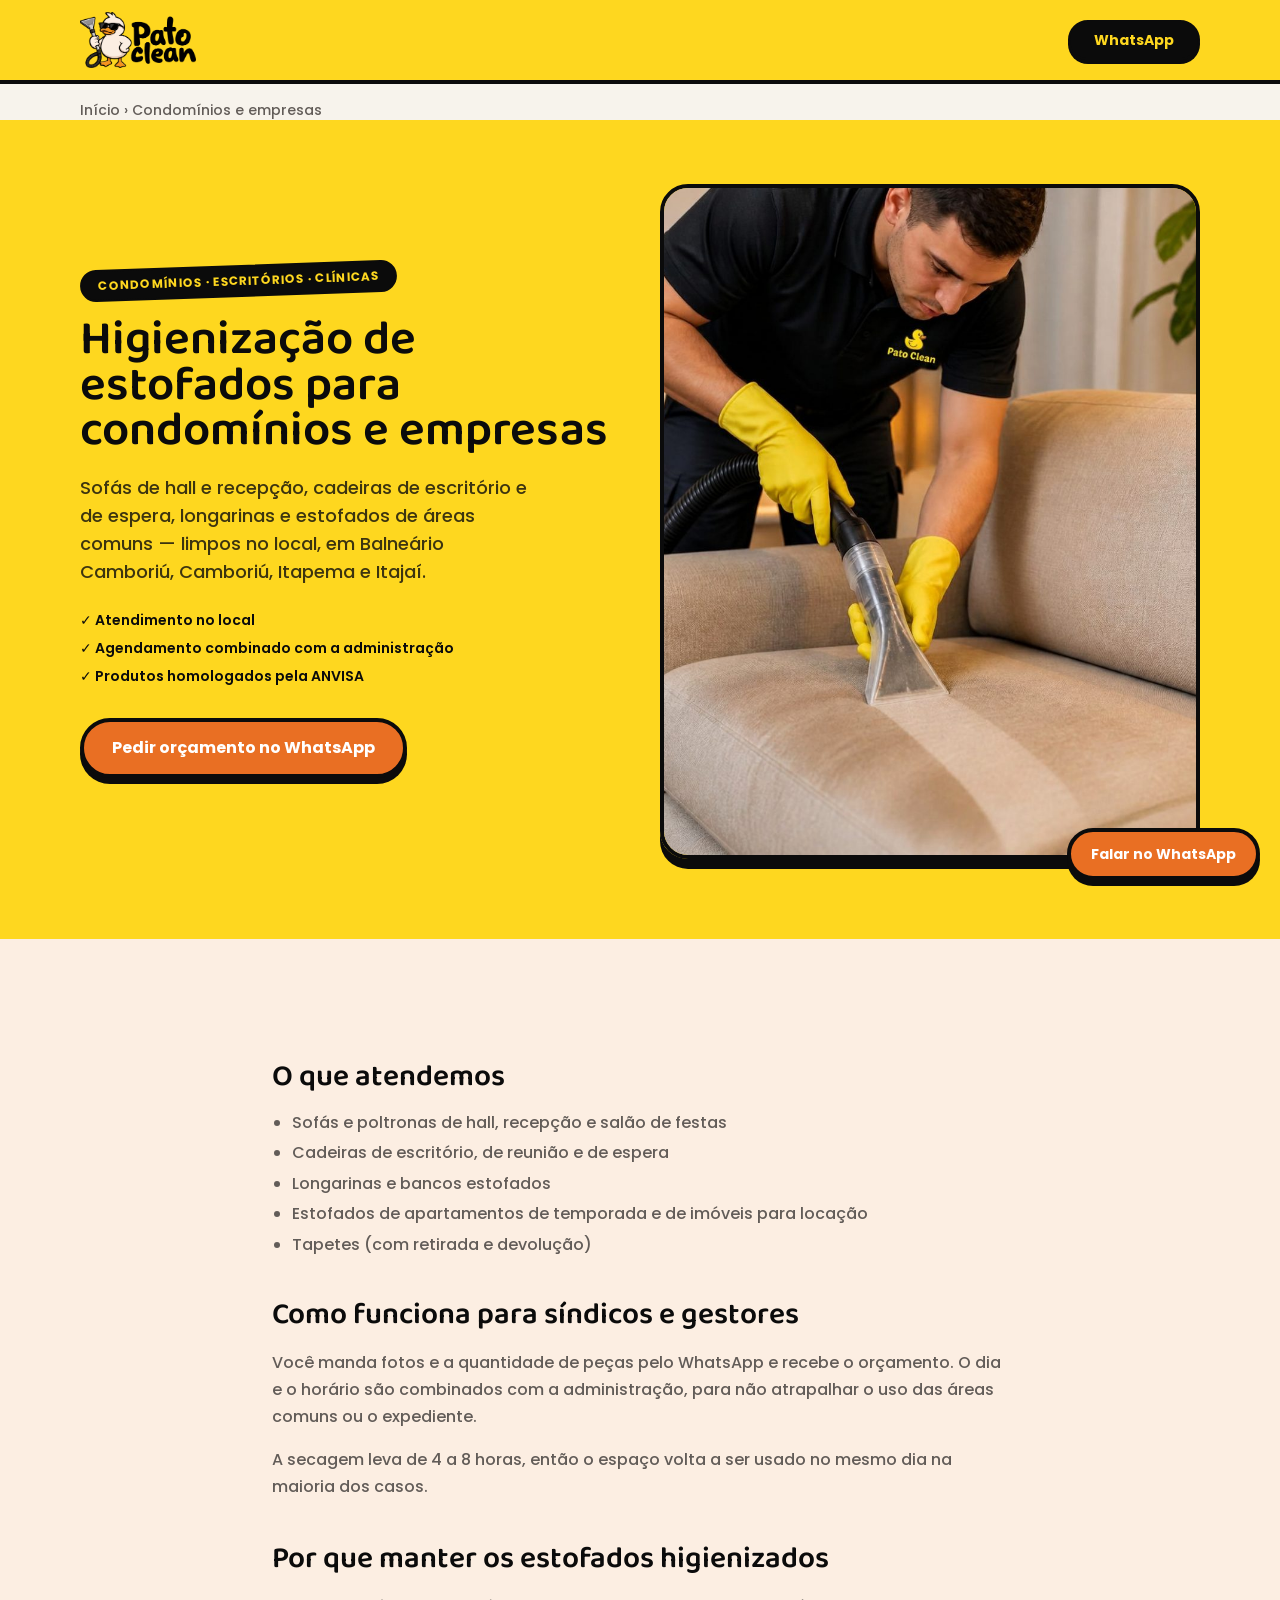
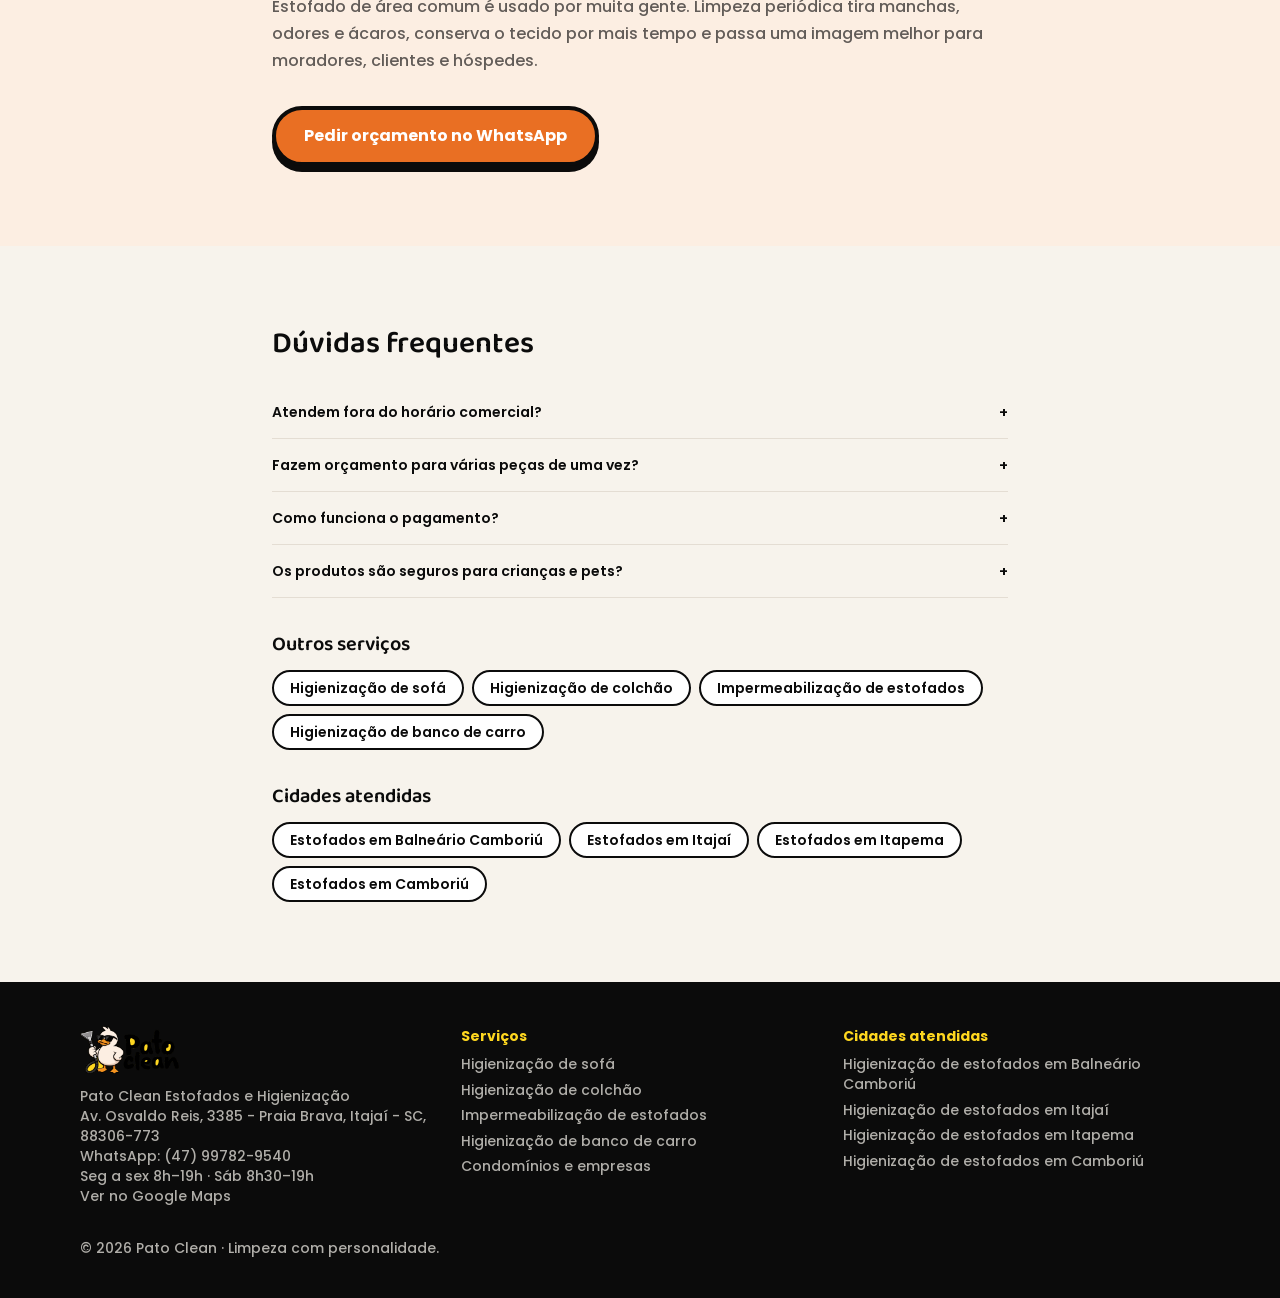
<file: higienizacao-para-condominios-e-empresas.html>
<!DOCTYPE html>
<html lang="pt-BR"><head><meta charset="utf-8"><meta name="viewport" content="width=device-width, initial-scale=1"><link rel="preload" as="image" href="/site-assets/6e965fe93423448b.png"><link rel="stylesheet" href="/assets/styles-BcpAY3Om.css" data-precedence="default"><script src="https://www.googletagmanager.com/gtag/js?id=AW-18436557438" async=""></script><title>Higienização para Condomínios e Empresas | Pato Clean</title><meta name="description" content="Higienização de sofás de recepção, cadeiras de escritório, longarinas e estofados de áreas comuns em BC, Camboriú, Itapema e Itajaí. Horário combinado."><meta property="og:title" content="Higienização para Condomínios e Empresas | Pato Clean"><meta property="og:description" content="Higienização de sofás de recepção, cadeiras de escritório, longarinas e estofados de áreas comuns em BC, Camboriú, Itapema e Itajaí. Horário combinado."><meta property="og:type" content="website"><meta name="twitter:card" content="summary_large_image"><link rel="icon" href="/favicon.ico" sizes="any"><link rel="icon" type="image/png" sizes="32x32" href="/favicon-32.png"><link rel="icon" type="image/png" sizes="192x192" href="/favicon-192.png"><link rel="manifest" href="/site.webmanifest"><script>window.dataLayer = window.dataLayer || [];function gtag(){dataLayer.push(arguments);}gtag('js', new Date());gtag('config', 'AW-18436557438');</script><script>function gtag_report_conversion(url){var callback=function(){if(typeof(url)!='undefined'){window.location=url;}};gtag('event','conversion',{'send_to':'AW-18436557438/QHtwCM_JnJ0dEP6UntdE','event_callback':callback});return false;}</script><meta name="twitter:title" content="Higienização para Condomínios e Empresas | Pato Clean"><meta name="twitter:description" content="Higienização de sofás de recepção, cadeiras de escritório, longarinas e estofados de áreas comuns em BC, Camboriú, Itapema e Itajaí. Horário combinado."><meta property="og:image" content="https://www.patocleanestofados.com/og-image.jpg"><meta name="twitter:image" content="https://www.patocleanestofados.com/og-image.jpg"><script src="/script.js" defer=""></script><meta name="robots" content="index, follow, max-image-preview:large"><meta name="theme-color" content="#fed71f"><meta name="geo.region" content="BR-SC"><meta name="geo.placename" content="Balneário Camboriú"><meta property="og:site_name" content="Pato Clean"><meta property="og:locale" content="pt_BR"><meta property="og:url" content="https://www.patocleanestofados.com/higienizacao-para-condominios-e-empresas"><meta property="og:image:width" content="1200"><meta property="og:image:height" content="630"><meta property="og:image:alt" content="Técnico da Pato Clean higienizando um sofá"><link rel="canonical" href="https://www.patocleanestofados.com/higienizacao-para-condominios-e-empresas"><link rel="apple-touch-icon" href="/apple-touch-icon.png"><script type="application/ld+json">{"@context":"https://schema.org","@graph":[{"@type":"Service","@id":"https://www.patocleanestofados.com/higienizacao-para-condominios-e-empresas#servico","name":"Higienização de estofados para condomínios e empresas","serviceType":"Higienização de estofados para condomínios e empresas","provider":{"@type":"LocalBusiness","@id":"https://www.patocleanestofados.com/#empresa","name":"Pato Clean","telephone":"+55-47-99782-9540","url":"https://www.patocleanestofados.com/","address":{"@type":"PostalAddress","streetAddress":"Av. Osvaldo Reis, 3385 - Praia Brava","addressLocality":"Itajaí","addressRegion":"SC","postalCode":"88306-773","addressCountry":"BR"}},"areaServed":[{"@type":"City","name":"Balneário Camboriú"},{"@type":"City","name":"Itajaí"},{"@type":"City","name":"Itapema"},{"@type":"City","name":"Camboriú"}],"url":"https://www.patocleanestofados.com/higienizacao-para-condominios-e-empresas","description":"Higienização de sofás de recepção, cadeiras de escritório, longarinas e estofados de áreas comuns em BC, Camboriú, Itapema e Itajaí. Horário combinado."},{"@type":"FAQPage","mainEntity":[{"@type":"Question","name":"Atendem fora do horário comercial?","acceptedAnswer":{"@type":"Answer","text":"O horário é combinado pelo WhatsApp. Atendemos de segunda a sexta das 8h às 19h e aos sábados das 8h30 às 19h."}},{"@type":"Question","name":"Fazem orçamento para várias peças de uma vez?","acceptedAnswer":{"@type":"Answer","text":"Sim. Mande as fotos e a quantidade de cada item que a gente responde com o valor total."}},{"@type":"Question","name":"Como funciona o pagamento?","acceptedAnswer":{"@type":"Answer","text":"Você só paga no dia, depois do serviço feito. As formas de pagamento são combinadas pelo WhatsApp na hora do orçamento."}},{"@type":"Question","name":"Os produtos são seguros para crianças e pets?","acceptedAnswer":{"@type":"Answer","text":"Sim. Usamos produtos homologados pela ANVISA, hipoalergênicos e biodegradáveis, seguros para crianças, pets e pessoas com alergia."}}]},{"@type":"BreadcrumbList","itemListElement":[{"@type":"ListItem","position":1,"name":"Início","item":"https://www.patocleanestofados.com/"},{"@type":"ListItem","position":2,"name":"Condomínios e empresas","item":"https://www.patocleanestofados.com/higienizacao-para-condominios-e-empresas"}]}]}</script><link rel="stylesheet" href="/seo-pages.css"></head><body><!--$--><style>img, video { max-width: none; }

@layer properties {
  @supports (((-webkit-hyphens:none)) and (not (margin-trim:inline))) or ((-moz-orient:inline) and (not (color:rgb(from red r g b)))) {
  *, ::before, ::after, ::backdrop { --tw-translate-x: 0; --tw-translate-y: 0; --tw-translate-z: 0; --tw-rotate-x: initial; --tw-rotate-y: initial; --tw-rotate-z: initial; --tw-skew-x: initial; --tw-skew-y: initial; --tw-space-y-reverse: 0; --tw-space-x-reverse: 0; --tw-border-style: solid; --tw-leading: initial; --tw-font-weight: initial; --tw-tracking: initial; --tw-ordinal: initial; --tw-slashed-zero: initial; --tw-numeric-figure: initial; --tw-numeric-spacing: initial; --tw-numeric-fraction: initial; --tw-shadow: 0 0 #0000; --tw-shadow-color: initial; --tw-shadow-alpha: 100%; --tw-inset-shadow: 0 0 #0000; --tw-inset-shadow-color: initial; --tw-inset-shadow-alpha: 100%; --tw-ring-color: initial; --tw-ring-shadow: 0 0 #0000; --tw-inset-ring-color: initial; --tw-inset-ring-shadow: 0 0 #0000; --tw-ring-inset: initial; --tw-ring-offset-width: 0px; --tw-ring-offset-color: #fff; --tw-ring-offset-shadow: 0 0 #0000; --tw-outline-style: solid; --tw-blur: initial; --tw-brightness: initial; --tw-contrast: initial; --tw-grayscale: initial; --tw-hue-rotate: initial; --tw-invert: initial; --tw-opacity: initial; --tw-saturate: initial; --tw-sepia: initial; --tw-drop-shadow: initial; --tw-drop-shadow-color: initial; --tw-drop-shadow-alpha: 100%; --tw-drop-shadow-size: initial; --tw-duration: initial; --tw-ease: initial; --tw-content: ""; --tw-animation-delay: 0s; --tw-animation-direction: normal; --tw-animation-duration: initial; --tw-animation-fill-mode: none; --tw-animation-iteration-count: 1; --tw-enter-blur: 0; --tw-enter-opacity: 1; --tw-enter-rotate: 0; --tw-enter-scale: 1; --tw-enter-translate-x: 0; --tw-enter-translate-y: 0; --tw-exit-blur: 0; --tw-exit-opacity: 1; --tw-exit-rotate: 0; --tw-exit-scale: 1; --tw-exit-translate-x: 0; --tw-exit-translate-y: 0; }
}
}
@layer theme {
  :root, :host { --font-sans: var(--font-sans); --font-mono: ui-monospace, SFMono-Regular, Menlo, Monaco, Consolas, "Liberation Mono", "Courier New", monospace; --color-black: #000; --spacing: .25rem; --container-sm: 24rem; --container-md: 28rem; --container-lg: 32rem; --container-3xl: 48rem; --container-6xl: 72rem; --text-xs: .75rem; --text-xs--line-height: calc(1 / .75); --text-sm: .875rem; --text-sm--line-height: calc(1.25 / .875); --text-base: 1rem; --text-base--line-height: calc(1.5 / 1); --text-lg: 1.125rem; --text-lg--line-height: calc(1.75 / 1.125); --text-xl: 1.25rem; --text-xl--line-height: calc(1.75 / 1.25); --text-3xl: 1.875rem; --text-3xl--line-height: calc(2.25 / 1.875); --text-4xl: 2.25rem; --text-4xl--line-height: calc(2.5 / 2.25); --text-5xl: 3rem; --text-5xl--line-height: 1; --text-6xl: 3.75rem; --text-6xl--line-height: 1; --text-7xl: 4.5rem; --text-7xl--line-height: 1; --font-weight-normal: 400; --font-weight-medium: 500; --font-weight-semibold: 600; --font-weight-bold: 700; --tracking-tight: -.025em; --tracking-wide: .025em; --tracking-widest: .1em; --leading-relaxed: 1.625; --drop-shadow-xl: 0 9px 7px #0000001a; --ease-in-out: cubic-bezier(.4, 0, .2, 1); --animate-pulse: pulse 2s cubic-bezier(.4, 0, .6, 1) infinite; --aspect-video: 16 / 9; --default-transition-duration: .15s; --default-transition-timing-function: cubic-bezier(.4, 0, .2, 1); --default-font-family: var(--font-sans); --default-mono-font-family: var(--font-mono); --color-background: var(--background); --color-foreground: var(--foreground); --color-border: var(--border); --font-display: var(--font-display); }
}
@layer base {
  *, ::after, ::before, ::backdrop { box-sizing: border-box; border: 0px solid; margin: 0px; padding: 0px; }
  ::file-selector-button { box-sizing: border-box; border: 0px solid; margin: 0px; padding: 0px; }
  html, :host { text-size-adjust: 100%; tab-size: 4; line-height: 1.5; font-family: var(--default-font-family,-apple-system, BlinkMacSystemFont, "Segoe UI", Roboto, "Helvetica Neue", "Noto Sans", Arial, sans-serif, "Apple Color Emoji", "Segoe UI Emoji", "Segoe UI Symbol", "Noto Color Emoji"); font-feature-settings: var(--default-font-feature-settings,normal); font-variation-settings: var(--default-font-variation-settings,normal); -webkit-tap-highlight-color: transparent; }
  hr { height: 0px; color: inherit; border-top-width: 1px; }
  abbr:where([title]) { text-decoration: underline dotted; }
  h1, h2, h3, h4, h5, h6 { font-size: inherit; font-weight: inherit; }
  a { color: inherit; text-decoration: inherit; }
  b, strong { font-weight: bolder; }
  code, kbd, samp, pre { font-family: var(--default-mono-font-family,ui-monospace, SFMono-Regular, Menlo, Monaco, Consolas, "Liberation Mono", "Courier New", monospace); font-feature-settings: var(--default-mono-font-feature-settings,normal); font-variation-settings: var(--default-mono-font-variation-settings,normal); font-size: 1em; }
  small { font-size: 80%; }
  sub, sup { vertical-align: baseline; font-size: 75%; line-height: 0; position: relative; }
  sub { bottom: -0.25em; }
  sup { top: -0.5em; }
  table { text-indent: 0px; border-color: inherit; border-collapse: collapse; }
  progress { vertical-align: baseline; }
  summary { display: list-item; }
  ol, ul, menu { list-style: none; }
  img, svg, video, canvas, audio, iframe, embed, object { vertical-align: middle; display: block; }
  img, video { max-width: 100%; height: auto; }
  button, input, select, optgroup, textarea { font: inherit; letter-spacing: inherit; color: inherit; opacity: 1; background-color: rgba(0, 0, 0, 0); border-radius: 0px; }
  ::file-selector-button { font: inherit; letter-spacing: inherit; color: inherit; opacity: 1; background-color: rgba(0, 0, 0, 0); border-radius: 0px; }
  :where(select:is([multiple], [size])) optgroup { font-weight: bolder; }
  :where(select:is([multiple], [size])) optgroup option { padding-inline-start: 20px; }
  ::file-selector-button { margin-inline-end: 4px; }
  ::placeholder { opacity: 1; }
  @supports (not ((-webkit-appearance:-apple-pay-button))) or (contain-intrinsic-size:1px) {
  ::placeholder { color: currentcolor; }
  @supports (color:color-mix(in lab, red, red)) {
  ::placeholder { color: color-mix(currentcolor, transparent); }
}
}
  textarea { resize: vertical; }
  ::-webkit-search-decoration { appearance: none; }
  ::-webkit-date-and-time-value { min-height: 1lh; text-align: inherit; }
  ::-webkit-datetime-edit { display: inline-flex; }
  ::-webkit-datetime-edit-fields-wrapper { padding: 0px; }
  ::-webkit-datetime-edit { padding-block: 0px; }
  ::-webkit-datetime-edit-year-field { padding-block: 0px; }
  ::-webkit-datetime-edit-month-field { padding-block: 0px; }
  ::-webkit-datetime-edit-day-field { padding-block: 0px; }
  ::-webkit-datetime-edit-hour-field { padding-block: 0px; }
  ::-webkit-datetime-edit-minute-field { padding-block: 0px; }
  ::-webkit-datetime-edit-second-field { padding-block: 0px; }
  ::-webkit-datetime-edit-millisecond-field { padding-block: 0px; }
  ::-webkit-datetime-edit-meridiem-field { padding-block: 0px; }
  ::-webkit-calendar-picker-indicator { line-height: 1; }
  button, input:where([type="button"], [type="reset"], [type="submit"]) { appearance: button; }
  ::file-selector-button { appearance: button; }
  ::-webkit-inner-spin-button { height: auto; }
  ::-webkit-outer-spin-button { height: auto; }
  [hidden]:where(:not([hidden="until-found"])) { display: none !important; }
  * { border-color: var(--color-border); }
  body { background-color: var(--color-background); color: var(--color-foreground); font-family: var(--font-sans); }
  h1, h2, h3, .font-display { font-family: var(--font-display); }
}
@layer components;
@layer utilities {
  .pointer-events-none { pointer-events: none; }
  .invisible { visibility: hidden; }
  .sr-only { clip-path: inset(50%); white-space: nowrap; border-width: 0px; width: 1px; height: 1px; margin: -1px; padding: 0px; position: absolute; overflow: hidden; }
  .absolute { position: absolute; }
  .fixed { position: fixed; }
  .relative { position: relative; }
  .sticky { position: sticky; }
  .inset-0 { inset: 0px; }
  .inset-x-0 { inset-inline: 0px; }
  .inset-y-0 { inset-block: 0px; }
  .-top-12 { top: calc(var(--spacing) * -12); }
  .top-0 { top: 0px; }
  .top-1\.5 { top: calc(var(--spacing) * 1.5); }
  .top-1\/2 { top: 50%; }
  .top-3\.5 { top: calc(var(--spacing) * 3.5); }
  .top-4 { top: calc(var(--spacing) * 4); }
  .top-\[1px\] { top: 1px; }
  .top-\[50\%\] { top: 50%; }
  .top-\[60\%\] { top: 60%; }
  .top-full { top: 100%; }
  .-right-12 { right: calc(var(--spacing) * -12); }
  .right-0 { right: 0px; }
  .right-1 { right: var(--spacing); }
  .right-2 { right: calc(var(--spacing) * 2); }
  .right-3 { right: calc(var(--spacing) * 3); }
  .right-4 { right: calc(var(--spacing) * 4); }
  .right-5 { right: calc(var(--spacing) * 5); }
  .-bottom-6 { bottom: calc(var(--spacing) * -6); }
  .-bottom-12 { bottom: calc(var(--spacing) * -12); }
  .bottom-0 { bottom: 0px; }
  .bottom-5 { bottom: calc(var(--spacing) * 5); }
  .-left-8 { left: calc(var(--spacing) * -8); }
  .-left-12 { left: calc(var(--spacing) * -12); }
  .left-0 { left: 0px; }
  .left-1\/2 { left: 50%; }
  .left-2 { left: calc(var(--spacing) * 2); }
  .left-\[50\%\] { left: 50%; }
  .z-10 { z-index: 10; }
  .z-20 { z-index: 20; }
  .z-40 { z-index: 40; }
  .z-50 { z-index: 50; }
  .z-\[1\] { z-index: 1; }
  .-mx-1 { margin-inline: calc(var(--spacing) * -1); }
  .mx-2 { margin-inline: calc(var(--spacing) * 2); }
  .mx-3\.5 { margin-inline: calc(var(--spacing) * 3.5); }
  .mx-auto { margin-inline: auto; }
  .my-0\.5 { margin-block: calc(var(--spacing) * .5); }
  .my-1 { margin-block: var(--spacing); }
  .-mt-4 { margin-top: calc(var(--spacing) * -4); }
  .mt-1 { margin-top: var(--spacing); }
  .mt-1\.5 { margin-top: calc(var(--spacing) * 1.5); }
  .mt-2 { margin-top: calc(var(--spacing) * 2); }
  .mt-3 { margin-top: calc(var(--spacing) * 3); }
  .mt-4 { margin-top: calc(var(--spacing) * 4); }
  .mt-5 { margin-top: calc(var(--spacing) * 5); }
  .mt-6 { margin-top: calc(var(--spacing) * 6); }
  .mt-8 { margin-top: calc(var(--spacing) * 8); }
  .mt-10 { margin-top: calc(var(--spacing) * 10); }
  .mt-24 { margin-top: calc(var(--spacing) * 24); }
  .mt-auto { margin-top: auto; }
  .mr-2 { margin-right: calc(var(--spacing) * 2); }
  .mb-1 { margin-bottom: var(--spacing); }
  .-ml-4 { margin-left: calc(var(--spacing) * -4); }
  .ml-1 { margin-left: var(--spacing); }
  .ml-auto { margin-left: auto; }
  .block { display: block; }
  .flex { display: flex; }
  .grid { display: grid; }
  .hidden { display: none; }
  .inline-block { display: inline-block; }
  .inline-flex { display: inline-flex; }
  .table { display: table; }
  .aspect-\[4\/5\] { aspect-ratio: 4 / 5; }
  .aspect-square { aspect-ratio: 1 / 1; }
  .aspect-video { aspect-ratio: var(--aspect-video); }
  .size-\(--cell-size\) { width: var(--cell-size); height: var(--cell-size); }
  .size-4 { width: calc(var(--spacing) * 4); height: calc(var(--spacing) * 4); }
  .h-\(--cell-size\) { height: var(--cell-size); }
  .h-1\.5 { height: calc(var(--spacing) * 1.5); }
  .h-2 { height: calc(var(--spacing) * 2); }
  .h-2\.5 { height: calc(var(--spacing) * 2.5); }
  .h-3 { height: calc(var(--spacing) * 3); }
  .h-3\.5 { height: calc(var(--spacing) * 3.5); }
  .h-4 { height: calc(var(--spacing) * 4); }
  .h-5 { height: calc(var(--spacing) * 5); }
  .h-7 { height: calc(var(--spacing) * 7); }
  .h-8 { height: calc(var(--spacing) * 8); }
  .h-9 { height: calc(var(--spacing) * 9); }
  .h-10 { height: calc(var(--spacing) * 10); }
  .h-11 { height: calc(var(--spacing) * 11); }
  .h-12 { height: calc(var(--spacing) * 12); }
  .h-\[1px\] { height: 1px; }
  .h-\[var\(--radix-navigation-menu-viewport-height\)\] { height: var(--radix-navigation-menu-viewport-height); }
  .h-\[var\(--radix-select-trigger-height\)\] { height: var(--radix-select-trigger-height); }
  .h-auto { height: auto; }
  .h-full { height: 100%; }
  .h-px { height: 1px; }
  .h-svh { height: 100svh; }
  .max-h-\(--radix-context-menu-content-available-height\) { max-height: var(--radix-context-menu-content-available-height); }
  .max-h-\(--radix-select-content-available-height\) { max-height: var(--radix-select-content-available-height); }
  .max-h-\[300px\] { max-height: 300px; }
  .max-h-\[var\(--radix-dropdown-menu-content-available-height\)\] { max-height: var(--radix-dropdown-menu-content-available-height); }
  .min-h-0 { min-height: 0px; }
  .min-h-\[60px\] { min-height: 60px; }
  .min-h-screen { min-height: 100vh; }
  .min-h-svh { min-height: 100svh; }
  .w-\(--cell-size\) { width: var(--cell-size); }
  .w-\(--sidebar-width\) { width: var(--sidebar-width); }
  .w-0 { width: 0px; }
  .w-1 { width: var(--spacing); }
  .w-2 { width: calc(var(--spacing) * 2); }
  .w-2\.5 { width: calc(var(--spacing) * 2.5); }
  .w-3 { width: calc(var(--spacing) * 3); }
  .w-3\.5 { width: calc(var(--spacing) * 3.5); }
  .w-3\/4 { width: 75%; }
  .w-4 { width: calc(var(--spacing) * 4); }
  .w-5 { width: calc(var(--spacing) * 5); }
  .w-7 { width: calc(var(--spacing) * 7); }
  .w-8 { width: calc(var(--spacing) * 8); }
  .w-9 { width: calc(var(--spacing) * 9); }
  .w-10 { width: calc(var(--spacing) * 10); }
  .w-28 { width: calc(var(--spacing) * 28); }
  .w-40 { width: calc(var(--spacing) * 40); }
  .w-64 { width: calc(var(--spacing) * 64); }
  .w-72 { width: calc(var(--spacing) * 72); }
  .w-\[1px\] { width: 1px; }
  .w-\[100px\] { width: 100px; }
  .w-auto { width: auto; }
  .w-fit { width: fit-content; }
  .w-full { width: 100%; }
  .w-max { width: max-content; }
  .w-px { width: 1px; }
  .max-w-\(--skeleton-width\) { max-width: var(--skeleton-width); }
  .max-w-3xl { max-width: var(--container-3xl); }
  .max-w-6xl { max-width: var(--container-6xl); }
  .max-w-lg { max-width: var(--container-lg); }
  .max-w-max { max-width: max-content; }
  .max-w-md { max-width: var(--container-md); }
  .min-w-\(--cell-size\) { min-width: var(--cell-size); }
  .min-w-0 { min-width: 0px; }
  .min-w-5 { min-width: calc(var(--spacing) * 5); }
  .min-w-8 { min-width: calc(var(--spacing) * 8); }
  .min-w-9 { min-width: calc(var(--spacing) * 9); }
  .min-w-10 { min-width: calc(var(--spacing) * 10); }
  .min-w-\[8rem\] { min-width: 8rem; }
  .min-w-\[12rem\] { min-width: 12rem; }
  .min-w-\[var\(--radix-select-trigger-width\)\] { min-width: var(--radix-select-trigger-width); }
  .flex-1 { flex: 1 1 0%; }
  .shrink-0 { flex-shrink: 0; }
  .grow { flex-grow: 1; }
  .grow-0 { flex-grow: 0; }
  .basis-full { flex-basis: 100%; }
  .caption-bottom { caption-side: bottom; }
  .border-collapse { border-collapse: collapse; }
  .origin-\(--radix-context-menu-content-transform-origin\) { transform-origin: var(--radix-context-menu-content-transform-origin); }
  .origin-\(--radix-dropdown-menu-content-transform-origin\) { transform-origin: var(--radix-dropdown-menu-content-transform-origin); }
  .origin-\(--radix-hover-card-content-transform-origin\) { transform-origin: var(--radix-hover-card-content-transform-origin); }
  .origin-\(--radix-menubar-content-transform-origin\) { transform-origin: var(--radix-menubar-content-transform-origin); }
  .origin-\(--radix-popover-content-transform-origin\) { transform-origin: var(--radix-popover-content-transform-origin); }
  .origin-\(--radix-select-content-transform-origin\) { transform-origin: var(--radix-select-content-transform-origin); }
  .origin-\(--radix-tooltip-content-transform-origin\) { transform-origin: var(--radix-tooltip-content-transform-origin); }
  .-translate-x-1\/2 { --tw-translate-x: calc(calc(1 / 2 * 100%) * -1); translate: var(--tw-translate-x) var(--tw-translate-y); }
  .-translate-x-px { --tw-translate-x: -1px; translate: var(--tw-translate-x) var(--tw-translate-y); }
  .translate-x-\[-50\%\] { --tw-translate-x: -50%; translate: var(--tw-translate-x) var(--tw-translate-y); }
  .translate-x-px { --tw-translate-x: 1px; translate: var(--tw-translate-x) var(--tw-translate-y); }
  .-translate-y-1\/2 { --tw-translate-y: calc(calc(1 / 2 * 100%) * -1); translate: var(--tw-translate-x) var(--tw-translate-y); }
  .translate-y-\[-50\%\] { --tw-translate-y: -50%; translate: var(--tw-translate-x) var(--tw-translate-y); }
  .-rotate-2 { rotate: -2deg; }
  .rotate-45 { rotate: 45deg; }
  .rotate-90 { rotate: 90deg; }
  .transform { transform: var(--tw-rotate-x,) var(--tw-rotate-y,) var(--tw-rotate-z,) var(--tw-skew-x,) var(--tw-skew-y,); }
  .animate-caret-blink { animation: 1.25s ease-out 0s infinite normal none running caret-blink; }
  .animate-in { animation: enter var(--tw-animation-duration,var(--tw-duration,.15s))var(--tw-ease,ease)var(--tw-animation-delay,0s)var(--tw-animation-iteration-count,1)var(--tw-animation-direction,normal)var(--tw-animation-fill-mode,none); }
  .animate-pulse { animation: var(--animate-pulse); }
  .cursor-default { cursor: default; }
  .cursor-pointer { cursor: pointer; }
  .touch-none { touch-action: none; }
  .list-none { list-style-type: none; }
  .grid-cols-2 { grid-template-columns: repeat(2, minmax(0px, 1fr)); }
  .flex-col { flex-direction: column; }
  .flex-col-reverse { flex-direction: column-reverse; }
  .flex-row { flex-direction: row; }
  .flex-wrap { flex-wrap: wrap; }
  .place-content-center { place-content: center; }
  .items-center { align-items: center; }
  .items-end { align-items: flex-end; }
  .items-start { align-items: flex-start; }
  .items-stretch { align-items: stretch; }
  .justify-between { justify-content: space-between; }
  .justify-center { justify-content: center; }
  .gap-1 { gap: var(--spacing); }
  .gap-1\.5 { gap: calc(var(--spacing) * 1.5); }
  .gap-2 { gap: calc(var(--spacing) * 2); }
  .gap-3 { gap: calc(var(--spacing) * 3); }
  .gap-4 { gap: calc(var(--spacing) * 4); }
  .gap-6 { gap: calc(var(--spacing) * 6); }
  .gap-8 { gap: calc(var(--spacing) * 8); }
  .gap-10 { gap: calc(var(--spacing) * 10); }
  :where(.space-y-1\.5 > :not(:last-child)) { --tw-space-y-reverse: 0; margin-block-start: calc(calc(var(--spacing) * 1.5) * var(--tw-space-y-reverse)); margin-block-end: calc(calc(var(--spacing) * 1.5) * calc(1 - var(--tw-space-y-reverse))); }
  :where(.space-y-2 > :not(:last-child)) { --tw-space-y-reverse: 0; margin-block-start: calc(calc(var(--spacing) * 2) * var(--tw-space-y-reverse)); margin-block-end: calc(calc(var(--spacing) * 2) * calc(1 - var(--tw-space-y-reverse))); }
  .gap-x-5 { column-gap: calc(var(--spacing) * 5); }
  :where(.space-x-1 > :not(:last-child)) { --tw-space-x-reverse: 0; margin-inline-start: calc(var(--spacing) * var(--tw-space-x-reverse)); margin-inline-end: calc(var(--spacing) * calc(1 - var(--tw-space-x-reverse))); }
  .gap-y-2 { row-gap: calc(var(--spacing) * 2); }
  .overflow-auto { overflow: auto; }
  .overflow-hidden { overflow: hidden; }
  .overflow-x-hidden { overflow-x: hidden; }
  .overflow-y-auto { overflow-y: auto; }
  .rounded-2xl { border-radius: calc(var(--radius) + 8px); }
  .rounded-3xl { border-radius: calc(var(--radius) + 12px); }
  .rounded-\[2px\] { border-radius: 2px; }
  .rounded-\[inherit\] { border-radius: inherit; }
  .rounded-full { border-radius: 2.14748e+09px; }
  .rounded-lg { border-radius: var(--radius); }
  .rounded-md { border-radius: calc(var(--radius) - 2px); }
  .rounded-none { border-radius: 0px; }
  .rounded-sm { border-radius: calc(var(--radius) - 4px); }
  .rounded-xl { border-radius: calc(var(--radius) + 4px); }
  .rounded-t-\[10px\] { border-top-left-radius: 10px; border-top-right-radius: 10px; }
  .rounded-l-md { border-top-left-radius: calc(var(--radius) - 2px); border-bottom-left-radius: calc(var(--radius) - 2px); }
  .rounded-tl-sm { border-top-left-radius: calc(var(--radius) - 4px); }
  .rounded-r-md { border-top-right-radius: calc(var(--radius) - 2px); border-bottom-right-radius: calc(var(--radius) - 2px); }
  .border { border-style: var(--tw-border-style); border-width: 1px; }
  .border-2 { border-style: var(--tw-border-style); border-width: 2px; }
  .border-4 { border-style: var(--tw-border-style); border-width: 4px; }
  .border-\[1\.5px\] { border-style: var(--tw-border-style); border-width: 1.5px; }
  .border-y { border-block-style: var(--tw-border-style); border-block-width: 1px; }
  .border-t { border-top-style: var(--tw-border-style); border-top-width: 1px; }
  .border-t-4 { border-top-style: var(--tw-border-style); border-top-width: 4px; }
  .border-r { border-right-style: var(--tw-border-style); border-right-width: 1px; }
  .border-b { border-bottom-style: var(--tw-border-style); border-bottom-width: 1px; }
  .border-b-4 { border-bottom-style: var(--tw-border-style); border-bottom-width: 4px; }
  .border-l { border-left-style: var(--tw-border-style); border-left-width: 1px; }
  .border-dashed { --tw-border-style: dashed; border-style: dashed; }
  .border-\(--color-border\) { border-color: var(--color-border); }
  .border-border\/50 { border-color: var(--border); }
  @supports (color:color-mix(in lab, red, red)) {
  .border-border\/50 { border-color: color-mix(in oklab, var(--border) 50%, transparent); }
}
  .border-destructive\/50 { border-color: var(--destructive); }
  @supports (color:color-mix(in lab, red, red)) {
  .border-destructive\/50 { border-color: color-mix(in oklab, var(--destructive) 50%, transparent); }
}
  .border-ink { border-color: var(--ink); }
  .border-input { border-color: var(--input); }
  .border-primary, .border-primary\/50 { border-color: var(--primary); }
  @supports (color:color-mix(in lab, red, red)) {
  .border-primary\/50 { border-color: color-mix(in oklab, var(--primary) 50%, transparent); }
}
  .border-sidebar-border { border-color: var(--sidebar-border); }
  .border-transparent { border-color: rgba(0, 0, 0, 0); }
  .border-t-transparent { border-top-color: rgba(0, 0, 0, 0); }
  .border-l-transparent { border-left-color: rgba(0, 0, 0, 0); }
  .bg-\(--color-bg\) { background-color: var(--color-bg); }
  .bg-accent { background-color: var(--accent); }
  .bg-background { background-color: var(--background); }
  .bg-black\/80 { background-color: rgba(0, 0, 0, 0.8); }
  @supports (color:color-mix(in lab, red, red)) {
  .bg-black\/80 { background-color: color-mix(in oklab, var(--color-black) 80%, transparent); }
}
  .bg-border { background-color: var(--border); }
  .bg-card { background-color: var(--card); }
  .bg-cream { background-color: var(--cream); }
  .bg-destructive { background-color: var(--destructive); }
  .bg-foreground { background-color: var(--foreground); }
  .bg-ink { background-color: var(--ink); }
  .bg-muted, .bg-muted\/50 { background-color: var(--muted); }
  @supports (color:color-mix(in lab, red, red)) {
  .bg-muted\/50 { background-color: color-mix(in oklab, var(--muted) 50%, transparent); }
}
  .bg-popover { background-color: var(--popover); }
  .bg-primary, .bg-primary\/10 { background-color: var(--primary); }
  @supports (color:color-mix(in lab, red, red)) {
  .bg-primary\/10 { background-color: color-mix(in oklab, var(--primary) 10%, transparent); }
}
  .bg-primary\/20 { background-color: var(--primary); }
  @supports (color:color-mix(in lab, red, red)) {
  .bg-primary\/20 { background-color: color-mix(in oklab, var(--primary) 20%, transparent); }
}
  .bg-secondary { background-color: var(--secondary); }
  .bg-sidebar { background-color: var(--sidebar); }
  .bg-sidebar-border { background-color: var(--sidebar-border); }
  .bg-transparent { background-color: rgba(0, 0, 0, 0); }
  .fill-current { fill: currentcolor; }
  .fill-primary { fill: var(--primary); }
  .object-cover { object-fit: cover; }
  .p-0 { padding: 0px; }
  .p-1 { padding: var(--spacing); }
  .p-2 { padding: calc(var(--spacing) * 2); }
  .p-3 { padding: calc(var(--spacing) * 3); }
  .p-4 { padding: calc(var(--spacing) * 4); }
  .p-6 { padding: calc(var(--spacing) * 6); }
  .p-\[1px\] { padding: 1px; }
  .px-\(--cell-size\) { padding-inline: var(--cell-size); }
  .px-1 { padding-inline: var(--spacing); }
  .px-1\.5 { padding-inline: calc(var(--spacing) * 1.5); }
  .px-2 { padding-inline: calc(var(--spacing) * 2); }
  .px-2\.5 { padding-inline: calc(var(--spacing) * 2.5); }
  .px-3 { padding-inline: calc(var(--spacing) * 3); }
  .px-4 { padding-inline: calc(var(--spacing) * 4); }
  .px-5 { padding-inline: calc(var(--spacing) * 5); }
  .px-7 { padding-inline: calc(var(--spacing) * 7); }
  .px-8 { padding-inline: calc(var(--spacing) * 8); }
  .py-0\.5 { padding-block: calc(var(--spacing) * .5); }
  .py-1 { padding-block: var(--spacing); }
  .py-1\.5 { padding-block: calc(var(--spacing) * 1.5); }
  .py-2 { padding-block: calc(var(--spacing) * 2); }
  .py-3 { padding-block: calc(var(--spacing) * 3); }
  .py-3\.5 { padding-block: calc(var(--spacing) * 3.5); }
  .py-4 { padding-block: calc(var(--spacing) * 4); }
  .py-6 { padding-block: calc(var(--spacing) * 6); }
  .py-10 { padding-block: calc(var(--spacing) * 10); }
  .py-14 { padding-block: calc(var(--spacing) * 14); }
  .pt-0 { padding-top: 0px; }
  .pt-3 { padding-top: calc(var(--spacing) * 3); }
  .pt-4 { padding-top: calc(var(--spacing) * 4); }
  .pt-10 { padding-top: calc(var(--spacing) * 10); }
  .pr-1 { padding-right: var(--spacing); }
  .pr-2 { padding-right: calc(var(--spacing) * 2); }
  .pr-2\.5 { padding-right: calc(var(--spacing) * 2.5); }
  .pr-8 { padding-right: calc(var(--spacing) * 8); }
  .pb-3 { padding-bottom: calc(var(--spacing) * 3); }
  .pb-4 { padding-bottom: calc(var(--spacing) * 4); }
  .pb-14 { padding-bottom: calc(var(--spacing) * 14); }
  .pl-2 { padding-left: calc(var(--spacing) * 2); }
  .pl-2\.5 { padding-left: calc(var(--spacing) * 2.5); }
  .pl-4 { padding-left: calc(var(--spacing) * 4); }
  .pl-8 { padding-left: calc(var(--spacing) * 8); }
  .text-center { text-align: center; }
  .text-left { text-align: left; }
  .align-middle { vertical-align: middle; }
  .font-display { font-family: var(--font-display); }
  .font-mono { font-family: var(--font-mono); }
  .text-3xl { font-size: var(--text-3xl); line-height: var(--tw-leading,var(--text-3xl--line-height)); }
  .text-4xl { font-size: var(--text-4xl); line-height: var(--tw-leading,var(--text-4xl--line-height)); }
  .text-5xl { font-size: var(--text-5xl); line-height: var(--tw-leading,var(--text-5xl--line-height)); }
  .text-7xl { font-size: var(--text-7xl); line-height: var(--tw-leading,var(--text-7xl--line-height)); }
  .text-base { font-size: var(--text-base); line-height: var(--tw-leading,var(--text-base--line-height)); }
  .text-lg { font-size: var(--text-lg); line-height: var(--tw-leading,var(--text-lg--line-height)); }
  .text-sm { font-size: var(--text-sm); line-height: var(--tw-leading,var(--text-sm--line-height)); }
  .text-xl { font-size: var(--text-xl); line-height: var(--tw-leading,var(--text-xl--line-height)); }
  .text-xs { font-size: var(--text-xs); line-height: var(--tw-leading,var(--text-xs--line-height)); }
  .text-\[0\.8rem\] { font-size: 0.8rem; }
  .leading-\[0\.95\] { --tw-leading: .95; line-height: 0.95; }
  .leading-none { --tw-leading: 1; line-height: 1; }
  .font-bold { --tw-font-weight: var(--font-weight-bold); font-weight: var(--font-weight-bold); }
  .font-medium { --tw-font-weight: var(--font-weight-medium); font-weight: var(--font-weight-medium); }
  .font-normal { --tw-font-weight: var(--font-weight-normal); font-weight: var(--font-weight-normal); }
  .font-semibold { --tw-font-weight: var(--font-weight-semibold); font-weight: var(--font-weight-semibold); }
  .tracking-tight { --tw-tracking: var(--tracking-tight); letter-spacing: var(--tracking-tight); }
  .tracking-wide { --tw-tracking: var(--tracking-wide); letter-spacing: var(--tracking-wide); }
  .tracking-widest { --tw-tracking: var(--tracking-widest); letter-spacing: var(--tracking-widest); }
  .break-words { overflow-wrap: break-word; }
  .whitespace-nowrap { white-space: nowrap; }
  .text-accent-foreground { color: var(--accent-foreground); }
  .text-card-foreground { color: var(--card-foreground); }
  .text-current { color: currentcolor; }
  .text-destructive { color: var(--destructive); }
  .text-destructive-foreground { color: var(--destructive-foreground); }
  .text-foreground { color: var(--foreground); }
  .text-ink { color: var(--ink); }
  .text-ink-foreground, .text-ink-foreground\/70 { color: var(--ink-foreground); }
  @supports (color:color-mix(in lab, red, red)) {
  .text-ink-foreground\/70 { color: color-mix(in oklab, var(--ink-foreground) 70%, transparent); }
}
  .text-ink\/80 { color: var(--ink); }
  @supports (color:color-mix(in lab, red, red)) {
  .text-ink\/80 { color: color-mix(in oklab, var(--ink) 80%, transparent); }
}
  .text-muted-foreground { color: var(--muted-foreground); }
  .text-popover-foreground { color: var(--popover-foreground); }
  .text-primary { color: var(--primary); }
  .text-primary-foreground { color: var(--primary-foreground); }
  .text-secondary-foreground { color: var(--secondary-foreground); }
  .text-sidebar-foreground, .text-sidebar-foreground\/70 { color: var(--sidebar-foreground); }
  @supports (color:color-mix(in lab, red, red)) {
  .text-sidebar-foreground\/70 { color: color-mix(in oklab, var(--sidebar-foreground) 70%, transparent); }
}
  .uppercase { text-transform: uppercase; }
  .tabular-nums { --tw-numeric-spacing: tabular-nums; font-variant-numeric: var(--tw-ordinal,) var(--tw-slashed-zero,) var(--tw-numeric-figure,) var(--tw-numeric-spacing,) var(--tw-numeric-fraction,); }
  .underline-offset-4 { text-underline-offset: 4px; }
  .opacity-0 { opacity: 0; }
  .opacity-50 { opacity: 0.5; }
  .opacity-60 { opacity: 0.6; }
  .opacity-70 { opacity: 0.7; }
  .shadow { --tw-shadow: 0 1px 3px 0 var(--tw-shadow-color,#0000001a), 0 1px 2px -1px var(--tw-shadow-color,#0000001a); box-shadow: var(--tw-inset-shadow), var(--tw-inset-ring-shadow), var(--tw-ring-offset-shadow), var(--tw-ring-shadow), var(--tw-shadow); }
  .shadow-\[0_0_0_1px_var\(--sidebar-border\)\] { --tw-shadow: 0 0 0 1px var(--tw-shadow-color,var(--sidebar-border)); box-shadow: var(--tw-inset-shadow), var(--tw-inset-ring-shadow), var(--tw-ring-offset-shadow), var(--tw-ring-shadow), var(--tw-shadow); }
  .shadow-\[0_4px_0_0_var\(--ink\)\] { --tw-shadow: 0 4px 0 0 var(--tw-shadow-color,var(--ink)); box-shadow: var(--tw-inset-shadow), var(--tw-inset-ring-shadow), var(--tw-ring-offset-shadow), var(--tw-ring-shadow), var(--tw-shadow); }
  .shadow-\[0_6px_0_0_var\(--ink\)\] { --tw-shadow: 0 6px 0 0 var(--tw-shadow-color,var(--ink)); box-shadow: var(--tw-inset-shadow), var(--tw-inset-ring-shadow), var(--tw-ring-offset-shadow), var(--tw-ring-shadow), var(--tw-shadow); }
  .shadow-\[0_10px_0_0_var\(--ink\)\] { --tw-shadow: 0 10px 0 0 var(--tw-shadow-color,var(--ink)); box-shadow: var(--tw-inset-shadow), var(--tw-inset-ring-shadow), var(--tw-ring-offset-shadow), var(--tw-ring-shadow), var(--tw-shadow); }
  .shadow-lg { --tw-shadow: 0 10px 15px -3px var(--tw-shadow-color,#0000001a), 0 4px 6px -4px var(--tw-shadow-color,#0000001a); box-shadow: var(--tw-inset-shadow), var(--tw-inset-ring-shadow), var(--tw-ring-offset-shadow), var(--tw-ring-shadow), var(--tw-shadow); }
  .shadow-md { --tw-shadow: 0 4px 6px -1px var(--tw-shadow-color,#0000001a), 0 2px 4px -2px var(--tw-shadow-color,#0000001a); box-shadow: var(--tw-inset-shadow), var(--tw-inset-ring-shadow), var(--tw-ring-offset-shadow), var(--tw-ring-shadow), var(--tw-shadow); }
  .shadow-none { --tw-shadow: 0 0 #0000; box-shadow: var(--tw-inset-shadow), var(--tw-inset-ring-shadow), var(--tw-ring-offset-shadow), var(--tw-ring-shadow), var(--tw-shadow); }
  .shadow-sm { --tw-shadow: 0 1px 3px 0 var(--tw-shadow-color,#0000001a), 0 1px 2px -1px var(--tw-shadow-color,#0000001a); box-shadow: var(--tw-inset-shadow), var(--tw-inset-ring-shadow), var(--tw-ring-offset-shadow), var(--tw-ring-shadow), var(--tw-shadow); }
  .shadow-xl { --tw-shadow: 0 20px 25px -5px var(--tw-shadow-color,#0000001a), 0 8px 10px -6px var(--tw-shadow-color,#0000001a); box-shadow: var(--tw-inset-shadow), var(--tw-inset-ring-shadow), var(--tw-ring-offset-shadow), var(--tw-ring-shadow), var(--tw-shadow); }
  .shadow-xs { --tw-shadow: 0 1px 2px 0 var(--tw-shadow-color,#0000000d); box-shadow: var(--tw-inset-shadow), var(--tw-inset-ring-shadow), var(--tw-ring-offset-shadow), var(--tw-ring-shadow), var(--tw-shadow); }
  .ring-0 { --tw-ring-shadow: var(--tw-ring-inset,) 0 0 0 calc(0px + var(--tw-ring-offset-width)) var(--tw-ring-color,currentcolor); box-shadow: var(--tw-inset-shadow), var(--tw-inset-ring-shadow), var(--tw-ring-offset-shadow), var(--tw-ring-shadow), var(--tw-shadow); }
  .ring-1 { --tw-ring-shadow: var(--tw-ring-inset,) 0 0 0 calc(1px + var(--tw-ring-offset-width)) var(--tw-ring-color,currentcolor); box-shadow: var(--tw-inset-shadow), var(--tw-inset-ring-shadow), var(--tw-ring-offset-shadow), var(--tw-ring-shadow), var(--tw-shadow); }
  .ring-ring { --tw-ring-color: var(--ring); }
  .ring-sidebar-ring { --tw-ring-color: var(--sidebar-ring); }
  .ring-offset-background { --tw-ring-offset-color: var(--background); }
  .outline { outline-style: var(--tw-outline-style); outline-width: 1px; }
  .drop-shadow-xl { --tw-drop-shadow-size: drop-shadow(0 9px 7px var(--tw-drop-shadow-color,#0000001a)); --tw-drop-shadow: drop-shadow(var(--drop-shadow-xl)); filter: var(--tw-blur,) var(--tw-brightness,) var(--tw-contrast,) var(--tw-grayscale,) var(--tw-hue-rotate,) var(--tw-invert,) var(--tw-saturate,) var(--tw-sepia,) var(--tw-drop-shadow,); }
  .filter { filter: var(--tw-blur,) var(--tw-brightness,) var(--tw-contrast,) var(--tw-grayscale,) var(--tw-hue-rotate,) var(--tw-invert,) var(--tw-saturate,) var(--tw-sepia,) var(--tw-drop-shadow,); }
  .transition { transition-property: color, background-color, border-color, outline-color, text-decoration-color, fill, stroke, --tw-gradient-from, --tw-gradient-via, --tw-gradient-to, opacity, box-shadow, transform, translate, scale, rotate, filter, -webkit-backdrop-filter, backdrop-filter, display, content-visibility, overlay, pointer-events; transition-timing-function: var(--tw-ease,var(--default-transition-timing-function)); transition-duration: var(--tw-duration,var(--default-transition-duration)); }
  .transition-\[left\,right\,width\] { transition-property: left, right, width; transition-timing-function: var(--tw-ease,var(--default-transition-timing-function)); transition-duration: var(--tw-duration,var(--default-transition-duration)); }
  .transition-\[margin\,opacity\] { transition-property: margin, opacity; transition-timing-function: var(--tw-ease,var(--default-transition-timing-function)); transition-duration: var(--tw-duration,var(--default-transition-duration)); }
  .transition-\[width\,height\,padding\] { transition-property: width, height, padding; transition-timing-function: var(--tw-ease,var(--default-transition-timing-function)); transition-duration: var(--tw-duration,var(--default-transition-duration)); }
  .transition-\[width\] { transition-property: width; transition-timing-function: var(--tw-ease,var(--default-transition-timing-function)); transition-duration: var(--tw-duration,var(--default-transition-duration)); }
  .transition-all { transition-property: all; transition-timing-function: var(--tw-ease,var(--default-transition-timing-function)); transition-duration: var(--tw-duration,var(--default-transition-duration)); }
  .transition-colors { transition-property: color, background-color, border-color, outline-color, text-decoration-color, fill, stroke, --tw-gradient-from, --tw-gradient-via, --tw-gradient-to; transition-timing-function: var(--tw-ease,var(--default-transition-timing-function)); transition-duration: var(--tw-duration,var(--default-transition-duration)); }
  .transition-opacity { transition-property: opacity; transition-timing-function: var(--tw-ease,var(--default-transition-timing-function)); transition-duration: var(--tw-duration,var(--default-transition-duration)); }
  .transition-transform { transition-property: transform, translate, scale, rotate; transition-timing-function: var(--tw-ease,var(--default-transition-timing-function)); transition-duration: var(--tw-duration,var(--default-transition-duration)); }
  .duration-200 { --tw-duration: .2s; transition-duration: 0.2s; }
  .duration-300 { --tw-duration: .3s; transition-duration: 0.3s; }
  .duration-1000 { --tw-duration: 1s; transition-duration: 1s; }
  .ease-in-out { --tw-ease: var(--ease-in-out); transition-timing-function: var(--ease-in-out); }
  .ease-linear { --tw-ease: linear; transition-timing-function: linear; }
  .fade-in-0 { --tw-enter-opacity: 0; }
  .outline-none { --tw-outline-style: none; outline-style: none; }
  .select-none { user-select: none; }
  .zoom-in-95 { --tw-enter-scale: .95; }
  .\[--cell-size\:2rem\] { --cell-size: 2rem; }
  .group-focus-within\/menu-item\:opacity-100:is(:where(.group\/menu-item):focus-within *) { opacity: 1; }
  @media (hover: hover) {
  .group-hover\/menu-item\:opacity-100:is(:where(.group\/menu-item):hover *) { opacity: 1; }
}
  .group-has-\[\[data-sidebar\=menu-action\]\]\/menu-item\:pr-8:is(:where(.group\/menu-item):has([data-sidebar="menu-action"]) *) { padding-right: calc(var(--spacing) * 8); }
  .group-data-\[collapsible\=icon\]\:-mt-8:is(:where(.group)[data-collapsible="icon"] *) { margin-top: calc(var(--spacing) * -8); }
  .group-data-\[collapsible\=icon\]\:hidden:is(:where(.group)[data-collapsible="icon"] *) { display: none; }
  .group-data-\[collapsible\=icon\]\:\!size-8:is(:where(.group)[data-collapsible="icon"] *) { width: calc(var(--spacing) * 8) !important; height: calc(var(--spacing) * 8) !important; }
  .group-data-\[collapsible\=icon\]\:w-\(--sidebar-width-icon\):is(:where(.group)[data-collapsible="icon"] *) { width: var(--sidebar-width-icon); }
  .group-data-\[collapsible\=icon\]\:w-\[calc\(var\(--sidebar-width-icon\)_\+_theme\(spacing\.4\)\)\]:is(:where(.group)[data-collapsible="icon"] *) { width: calc(var(--sidebar-width-icon) + 1rem); }
  .group-data-\[collapsible\=icon\]\:w-\[calc\(var\(--sidebar-width-icon\)_\+_theme\(spacing\.4\)_\+2px\)\]:is(:where(.group)[data-collapsible="icon"] *) { width: calc(var(--sidebar-width-icon) + 1rem + 2px); }
  .group-data-\[collapsible\=icon\]\:overflow-hidden:is(:where(.group)[data-collapsible="icon"] *) { overflow: hidden; }
  .group-data-\[collapsible\=icon\]\:\!p-0:is(:where(.group)[data-collapsible="icon"] *) { padding: 0px !important; }
  .group-data-\[collapsible\=icon\]\:\!p-2:is(:where(.group)[data-collapsible="icon"] *) { padding: calc(var(--spacing) * 2) !important; }
  .group-data-\[collapsible\=icon\]\:opacity-0:is(:where(.group)[data-collapsible="icon"] *) { opacity: 0; }
  .group-data-\[collapsible\=offcanvas\]\:right-\[calc\(var\(--sidebar-width\)\*-1\)\]:is(:where(.group)[data-collapsible="offcanvas"] *) { right: calc(var(--sidebar-width) * -1); }
  .group-data-\[collapsible\=offcanvas\]\:left-\[calc\(var\(--sidebar-width\)\*-1\)\]:is(:where(.group)[data-collapsible="offcanvas"] *) { left: calc(var(--sidebar-width) * -1); }
  .group-data-\[collapsible\=offcanvas\]\:w-0:is(:where(.group)[data-collapsible="offcanvas"] *) { width: 0px; }
  .group-data-\[collapsible\=offcanvas\]\:translate-x-0:is(:where(.group)[data-collapsible="offcanvas"] *) { --tw-translate-x: 0px; translate: var(--tw-translate-x) var(--tw-translate-y); }
  .group-data-\[focused\=true\]\/day\:relative:is(:where(.group\/day)[data-focused="true"] *) { position: relative; }
  .group-data-\[focused\=true\]\/day\:z-10:is(:where(.group\/day)[data-focused="true"] *) { z-index: 10; }
  .group-data-\[focused\=true\]\/day\:border-ring:is(:where(.group\/day)[data-focused="true"] *) { border-color: var(--ring); }
  .group-data-\[focused\=true\]\/day\:ring-\[3px\]:is(:where(.group\/day)[data-focused="true"] *) { --tw-ring-shadow: var(--tw-ring-inset,) 0 0 0 calc(3px + var(--tw-ring-offset-width)) var(--tw-ring-color,currentcolor); box-shadow: var(--tw-inset-shadow), var(--tw-inset-ring-shadow), var(--tw-ring-offset-shadow), var(--tw-ring-shadow), var(--tw-shadow); }
  .group-data-\[focused\=true\]\/day\:ring-ring\/50:is(:where(.group\/day)[data-focused="true"] *) { --tw-ring-color: var(--ring); }
  @supports (color:color-mix(in lab, red, red)) {
  .group-data-\[focused\=true\]\/day\:ring-ring\/50:is(:where(.group\/day)[data-focused="true"] *) { --tw-ring-color: color-mix(in oklab, var(--ring) 50%, transparent); }
}
  .group-data-\[side\=left\]\:-right-4:is(:where(.group)[data-side="left"] *) { right: calc(var(--spacing) * -4); }
  .group-data-\[side\=left\]\:border-r:is(:where(.group)[data-side="left"] *) { border-right-style: var(--tw-border-style); border-right-width: 1px; }
  .group-data-\[side\=right\]\:left-0:is(:where(.group)[data-side="right"] *) { left: 0px; }
  .group-data-\[side\=right\]\:rotate-180:is(:where(.group)[data-side="right"] *) { rotate: 180deg; }
  .group-data-\[side\=right\]\:border-l:is(:where(.group)[data-side="right"] *) { border-left-style: var(--tw-border-style); border-left-width: 1px; }
  .group-data-\[state\=open\]\:rotate-180:is(:where(.group)[data-state="open"] *) { rotate: 180deg; }
  .group-data-\[variant\=floating\]\:rounded-lg:is(:where(.group)[data-variant="floating"] *) { border-radius: var(--radius); }
  .group-data-\[variant\=floating\]\:border:is(:where(.group)[data-variant="floating"] *) { border-style: var(--tw-border-style); border-width: 1px; }
  .group-data-\[variant\=floating\]\:border-sidebar-border:is(:where(.group)[data-variant="floating"] *) { border-color: var(--sidebar-border); }
  .group-data-\[variant\=floating\]\:shadow:is(:where(.group)[data-variant="floating"] *) { --tw-shadow: 0 1px 3px 0 var(--tw-shadow-color,#0000001a), 0 1px 2px -1px var(--tw-shadow-color,#0000001a); box-shadow: var(--tw-inset-shadow), var(--tw-inset-ring-shadow), var(--tw-ring-offset-shadow), var(--tw-ring-shadow), var(--tw-shadow); }
  .group-\[\.toast\]\:bg-muted:is(:where(.group).toast *) { background-color: var(--muted); }
  .group-\[\.toast\]\:bg-primary:is(:where(.group).toast *) { background-color: var(--primary); }
  .group-\[\.toast\]\:text-muted-foreground:is(:where(.group).toast *) { color: var(--muted-foreground); }
  .group-\[\.toast\]\:text-primary-foreground:is(:where(.group).toast *) { color: var(--primary-foreground); }
  .group-\[\.toaster\]\:border-border:is(:where(.group).toaster *) { border-color: var(--border); }
  .group-\[\.toaster\]\:bg-background:is(:where(.group).toaster *) { background-color: var(--background); }
  .group-\[\.toaster\]\:text-foreground:is(:where(.group).toaster *) { color: var(--foreground); }
  .group-\[\.toaster\]\:shadow-lg:is(:where(.group).toaster *) { --tw-shadow: 0 10px 15px -3px var(--tw-shadow-color,#0000001a), 0 4px 6px -4px var(--tw-shadow-color,#0000001a); box-shadow: var(--tw-inset-shadow), var(--tw-inset-ring-shadow), var(--tw-ring-offset-shadow), var(--tw-ring-shadow), var(--tw-shadow); }
  @media (hover: hover) {
  .peer-hover\/menu-button\:text-sidebar-accent-foreground:is(:where(.peer\/menu-button):hover ~ *) { color: var(--sidebar-accent-foreground); }
}
  .peer-disabled\:cursor-not-allowed:is(:where(.peer):disabled ~ *) { cursor: not-allowed; }
  .peer-disabled\:opacity-70:is(:where(.peer):disabled ~ *) { opacity: 0.7; }
  .peer-data-\[active\=true\]\/menu-button\:text-sidebar-accent-foreground:is(:where(.peer\/menu-button)[data-active="true"] ~ *) { color: var(--sidebar-accent-foreground); }
  .peer-data-\[size\=default\]\/menu-button\:top-1\.5:is(:where(.peer\/menu-button)[data-size="default"] ~ *) { top: calc(var(--spacing) * 1.5); }
  .peer-data-\[size\=lg\]\/menu-button\:top-2\.5:is(:where(.peer\/menu-button)[data-size="lg"] ~ *) { top: calc(var(--spacing) * 2.5); }
  .peer-data-\[size\=sm\]\/menu-button\:top-1:is(:where(.peer\/menu-button)[data-size="sm"] ~ *) { top: var(--spacing); }
  .file\:border-0::file-selector-button { border-style: var(--tw-border-style); border-width: 0px; }
  .file\:bg-transparent::file-selector-button { background-color: rgba(0, 0, 0, 0); }
  .file\:text-sm::file-selector-button { font-size: var(--text-sm); line-height: var(--tw-leading,var(--text-sm--line-height)); }
  .file\:font-medium::file-selector-button { --tw-font-weight: var(--font-weight-medium); font-weight: var(--font-weight-medium); }
  .file\:text-foreground::file-selector-button { color: var(--foreground); }
  .placeholder\:text-muted-foreground::placeholder { color: var(--muted-foreground); }
  .after\:absolute::after { content: var(--tw-content); position: absolute; }
  .after\:-inset-2::after { content: var(--tw-content); inset: calc(var(--spacing) * -2); }
  .after\:inset-y-0::after { content: var(--tw-content); inset-block: 0px; }
  .after\:left-1\/2::after { content: var(--tw-content); left: 50%; }
  .after\:w-1::after { content: var(--tw-content); width: var(--spacing); }
  .after\:w-\[2px\]::after { content: var(--tw-content); width: 2px; }
  .after\:-translate-x-1\/2::after { content: var(--tw-content); --tw-translate-x: calc(calc(1 / 2 * 100%) * -1); translate: var(--tw-translate-x) var(--tw-translate-y); }
  .group-data-\[collapsible\=offcanvas\]\:after\:left-full:is(:where(.group)[data-collapsible="offcanvas"] *)::after { content: var(--tw-content); left: 100%; }
  .first\:rounded-l-md:first-child { border-top-left-radius: calc(var(--radius) - 2px); border-bottom-left-radius: calc(var(--radius) - 2px); }
  .first\:border-l:first-child { border-left-style: var(--tw-border-style); border-left-width: 1px; }
  .last\:rounded-r-md:last-child { border-top-right-radius: calc(var(--radius) - 2px); border-bottom-right-radius: calc(var(--radius) - 2px); }
  @media (hover: hover) {
  .hover\:-translate-y-0\.5:hover { --tw-translate-y: calc(var(--spacing) * -.5); translate: var(--tw-translate-x) var(--tw-translate-y); }
  .hover\:-translate-y-1:hover { --tw-translate-y: calc(var(--spacing) * -1); translate: var(--tw-translate-x) var(--tw-translate-y); }
  .hover\:bg-accent:hover { background-color: var(--accent); }
  .hover\:bg-destructive\/80:hover { background-color: var(--destructive); }
  @supports (color:color-mix(in lab, red, red)) {
  .hover\:bg-destructive\/80:hover { background-color: color-mix(in oklab, var(--destructive) 80%, transparent); }
}
  .hover\:bg-destructive\/90:hover { background-color: var(--destructive); }
  @supports (color:color-mix(in lab, red, red)) {
  .hover\:bg-destructive\/90:hover { background-color: color-mix(in oklab, var(--destructive) 90%, transparent); }
}
  .hover\:bg-muted:hover, .hover\:bg-muted\/50:hover { background-color: var(--muted); }
  @supports (color:color-mix(in lab, red, red)) {
  .hover\:bg-muted\/50:hover { background-color: color-mix(in oklab, var(--muted) 50%, transparent); }
}
  .hover\:bg-primary\/80:hover { background-color: var(--primary); }
  @supports (color:color-mix(in lab, red, red)) {
  .hover\:bg-primary\/80:hover { background-color: color-mix(in oklab, var(--primary) 80%, transparent); }
}
  .hover\:bg-primary\/90:hover { background-color: var(--primary); }
  @supports (color:color-mix(in lab, red, red)) {
  .hover\:bg-primary\/90:hover { background-color: color-mix(in oklab, var(--primary) 90%, transparent); }
}
  .hover\:bg-secondary\/80:hover { background-color: var(--secondary); }
  @supports (color:color-mix(in lab, red, red)) {
  .hover\:bg-secondary\/80:hover { background-color: color-mix(in oklab, var(--secondary) 80%, transparent); }
}
  .hover\:bg-sidebar-accent:hover { background-color: var(--sidebar-accent); }
  .hover\:text-accent-foreground:hover { color: var(--accent-foreground); }
  .hover\:text-foreground:hover { color: var(--foreground); }
  .hover\:text-muted-foreground:hover { color: var(--muted-foreground); }
  .hover\:text-sidebar-accent-foreground:hover { color: var(--sidebar-accent-foreground); }
  .hover\:underline:hover { text-decoration-line: underline; }
  .hover\:opacity-100:hover { opacity: 1; }
  .hover\:shadow-\[0_0_0_1px_var\(--sidebar-accent\)\]:hover { --tw-shadow: 0 0 0 1px var(--tw-shadow-color,var(--sidebar-accent)); box-shadow: var(--tw-inset-shadow), var(--tw-inset-ring-shadow), var(--tw-ring-offset-shadow), var(--tw-ring-shadow), var(--tw-shadow); }
  .group-data-\[collapsible\=offcanvas\]\:hover\:bg-sidebar:is(:where(.group)[data-collapsible="offcanvas"] *):hover { background-color: var(--sidebar); }
  .hover\:after\:bg-sidebar-border:hover::after { content: var(--tw-content); background-color: var(--sidebar-border); }
}
  .focus\:bg-accent:focus { background-color: var(--accent); }
  .focus\:text-accent-foreground:focus { color: var(--accent-foreground); }
  .focus\:ring-1:focus { --tw-ring-shadow: var(--tw-ring-inset,) 0 0 0 calc(1px + var(--tw-ring-offset-width)) var(--tw-ring-color,currentcolor); box-shadow: var(--tw-inset-shadow), var(--tw-inset-ring-shadow), var(--tw-ring-offset-shadow), var(--tw-ring-shadow), var(--tw-shadow); }
  .focus\:ring-2:focus { --tw-ring-shadow: var(--tw-ring-inset,) 0 0 0 calc(2px + var(--tw-ring-offset-width)) var(--tw-ring-color,currentcolor); box-shadow: var(--tw-inset-shadow), var(--tw-inset-ring-shadow), var(--tw-ring-offset-shadow), var(--tw-ring-shadow), var(--tw-shadow); }
  .focus\:ring-ring:focus { --tw-ring-color: var(--ring); }
  .focus\:ring-offset-2:focus { --tw-ring-offset-width: 2px; --tw-ring-offset-shadow: var(--tw-ring-inset,) 0 0 0 var(--tw-ring-offset-width) var(--tw-ring-offset-color); }
  .focus\:outline-none:focus { --tw-outline-style: none; outline-style: none; }
  .focus-visible\:ring-1:focus-visible { --tw-ring-shadow: var(--tw-ring-inset,) 0 0 0 calc(1px + var(--tw-ring-offset-width)) var(--tw-ring-color,currentcolor); box-shadow: var(--tw-inset-shadow), var(--tw-inset-ring-shadow), var(--tw-ring-offset-shadow), var(--tw-ring-shadow), var(--tw-shadow); }
  .focus-visible\:ring-2:focus-visible { --tw-ring-shadow: var(--tw-ring-inset,) 0 0 0 calc(2px + var(--tw-ring-offset-width)) var(--tw-ring-color,currentcolor); box-shadow: var(--tw-inset-shadow), var(--tw-inset-ring-shadow), var(--tw-ring-offset-shadow), var(--tw-ring-shadow), var(--tw-shadow); }
  .focus-visible\:ring-ring:focus-visible { --tw-ring-color: var(--ring); }
  .focus-visible\:ring-sidebar-ring:focus-visible { --tw-ring-color: var(--sidebar-ring); }
  .focus-visible\:ring-offset-1:focus-visible { --tw-ring-offset-width: 1px; --tw-ring-offset-shadow: var(--tw-ring-inset,) 0 0 0 var(--tw-ring-offset-width) var(--tw-ring-offset-color); }
  .focus-visible\:ring-offset-2:focus-visible { --tw-ring-offset-width: 2px; --tw-ring-offset-shadow: var(--tw-ring-inset,) 0 0 0 var(--tw-ring-offset-width) var(--tw-ring-offset-color); }
  .focus-visible\:ring-offset-background:focus-visible { --tw-ring-offset-color: var(--background); }
  .focus-visible\:outline-none:focus-visible { --tw-outline-style: none; outline-style: none; }
  .active\:bg-sidebar-accent:active { background-color: var(--sidebar-accent); }
  .active\:text-sidebar-accent-foreground:active { color: var(--sidebar-accent-foreground); }
  .disabled\:pointer-events-none:disabled { pointer-events: none; }
  .disabled\:cursor-not-allowed:disabled { cursor: not-allowed; }
  .disabled\:opacity-50:disabled { opacity: 0.5; }
  .has-focus\:border-ring:has(:focus) { border-color: var(--ring); }
  .has-focus\:ring-\[3px\]:has(:focus) { --tw-ring-shadow: var(--tw-ring-inset,) 0 0 0 calc(3px + var(--tw-ring-offset-width)) var(--tw-ring-color,currentcolor); box-shadow: var(--tw-inset-shadow), var(--tw-inset-ring-shadow), var(--tw-ring-offset-shadow), var(--tw-ring-shadow), var(--tw-shadow); }
  .has-focus\:ring-ring\/50:has(:focus) { --tw-ring-color: var(--ring); }
  @supports (color:color-mix(in lab, red, red)) {
  .has-focus\:ring-ring\/50:has(:focus) { --tw-ring-color: color-mix(in oklab, var(--ring) 50%, transparent); }
}
  .has-\[\:disabled\]\:opacity-50:has(:disabled) { opacity: 0.5; }
  .has-\[\[data-variant\=inset\]\]\:bg-sidebar:has([data-variant="inset"]) { background-color: var(--sidebar); }
  .aria-disabled\:pointer-events-none[aria-disabled="true"] { pointer-events: none; }
  .aria-disabled\:opacity-50[aria-disabled="true"] { opacity: 0.5; }
  .aria-selected\:text-muted-foreground[aria-selected="true"] { color: var(--muted-foreground); }
  .data-\[active\=true\]\:bg-sidebar-accent[data-active="true"] { background-color: var(--sidebar-accent); }
  .data-\[active\=true\]\:font-medium[data-active="true"] { --tw-font-weight: var(--font-weight-medium); font-weight: var(--font-weight-medium); }
  .data-\[active\=true\]\:text-sidebar-accent-foreground[data-active="true"] { color: var(--sidebar-accent-foreground); }
  .data-\[disabled\]\:pointer-events-none[data-disabled] { pointer-events: none; }
  .data-\[disabled\]\:opacity-50[data-disabled] { opacity: 0.5; }
  .data-\[disabled\=true\]\:pointer-events-none[data-disabled="true"] { pointer-events: none; }
  .data-\[disabled\=true\]\:opacity-50[data-disabled="true"] { opacity: 0.5; }
  .data-\[motion\=from-end\]\:slide-in-from-right-52[data-motion="from-end"] { --tw-enter-translate-x: calc(52*var(--spacing)); }
  .data-\[motion\=from-start\]\:slide-in-from-left-52[data-motion="from-start"] { --tw-enter-translate-x: calc(52*var(--spacing)*-1); }
  .data-\[motion\=to-end\]\:slide-out-to-right-52[data-motion="to-end"] { --tw-exit-translate-x: calc(52*var(--spacing)); }
  .data-\[motion\=to-start\]\:slide-out-to-left-52[data-motion="to-start"] { --tw-exit-translate-x: calc(52*var(--spacing)*-1); }
  .data-\[motion\^\=from-\]\:animate-in[data-motion^="from-"] { animation: enter var(--tw-animation-duration,var(--tw-duration,.15s))var(--tw-ease,ease)var(--tw-animation-delay,0s)var(--tw-animation-iteration-count,1)var(--tw-animation-direction,normal)var(--tw-animation-fill-mode,none); }
  .data-\[motion\^\=from-\]\:fade-in[data-motion^="from-"] { --tw-enter-opacity: 0; }
  .data-\[motion\^\=to-\]\:animate-out[data-motion^="to-"] { animation: exit var(--tw-animation-duration,var(--tw-duration,.15s))var(--tw-ease,ease)var(--tw-animation-delay,0s)var(--tw-animation-iteration-count,1)var(--tw-animation-direction,normal)var(--tw-animation-fill-mode,none); }
  .data-\[motion\^\=to-\]\:fade-out[data-motion^="to-"] { --tw-exit-opacity: 0; }
  .data-\[panel-group-direction\=vertical\]\:h-px[data-panel-group-direction="vertical"] { height: 1px; }
  .data-\[panel-group-direction\=vertical\]\:w-full[data-panel-group-direction="vertical"] { width: 100%; }
  .data-\[panel-group-direction\=vertical\]\:flex-col[data-panel-group-direction="vertical"] { flex-direction: column; }
  .data-\[panel-group-direction\=vertical\]\:after\:left-0[data-panel-group-direction="vertical"]::after { content: var(--tw-content); left: 0px; }
  .data-\[panel-group-direction\=vertical\]\:after\:h-1[data-panel-group-direction="vertical"]::after { content: var(--tw-content); height: var(--spacing); }
  .data-\[panel-group-direction\=vertical\]\:after\:w-full[data-panel-group-direction="vertical"]::after { content: var(--tw-content); width: 100%; }
  .data-\[panel-group-direction\=vertical\]\:after\:translate-x-0[data-panel-group-direction="vertical"]::after { content: var(--tw-content); --tw-translate-x: 0px; translate: var(--tw-translate-x) var(--tw-translate-y); }
  .data-\[panel-group-direction\=vertical\]\:after\:-translate-y-1\/2[data-panel-group-direction="vertical"]::after { content: var(--tw-content); --tw-translate-y: calc(calc(1 / 2 * 100%) * -1); translate: var(--tw-translate-x) var(--tw-translate-y); }
  .data-\[placeholder\]\:text-muted-foreground[data-placeholder] { color: var(--muted-foreground); }
  .data-\[range-end\=true\]\:rounded-md[data-range-end="true"] { border-radius: calc(var(--radius) - 2px); }
  .data-\[range-end\=true\]\:bg-primary[data-range-end="true"] { background-color: var(--primary); }
  .data-\[range-end\=true\]\:text-primary-foreground[data-range-end="true"] { color: var(--primary-foreground); }
  .data-\[range-middle\=true\]\:rounded-none[data-range-middle="true"] { border-radius: 0px; }
  .data-\[range-middle\=true\]\:bg-accent[data-range-middle="true"] { background-color: var(--accent); }
  .data-\[range-middle\=true\]\:text-accent-foreground[data-range-middle="true"] { color: var(--accent-foreground); }
  .data-\[range-start\=true\]\:rounded-md[data-range-start="true"] { border-radius: calc(var(--radius) - 2px); }
  .data-\[range-start\=true\]\:bg-primary[data-range-start="true"] { background-color: var(--primary); }
  .data-\[range-start\=true\]\:text-primary-foreground[data-range-start="true"] { color: var(--primary-foreground); }
  .data-\[selected-single\=true\]\:bg-primary[data-selected-single="true"] { background-color: var(--primary); }
  .data-\[selected-single\=true\]\:text-primary-foreground[data-selected-single="true"] { color: var(--primary-foreground); }
  .data-\[selected\=true\]\:rounded-none[data-selected="true"] { border-radius: 0px; }
  .data-\[selected\=true\]\:bg-accent[data-selected="true"] { background-color: var(--accent); }
  .data-\[selected\=true\]\:text-accent-foreground[data-selected="true"] { color: var(--accent-foreground); }
  .data-\[side\=bottom\]\:translate-y-1[data-side="bottom"] { --tw-translate-y: var(--spacing); translate: var(--tw-translate-x) var(--tw-translate-y); }
  .data-\[side\=bottom\]\:slide-in-from-top-2[data-side="bottom"] { --tw-enter-translate-y: calc(2*var(--spacing)*-1); }
  .data-\[side\=left\]\:-translate-x-1[data-side="left"] { --tw-translate-x: calc(var(--spacing) * -1); translate: var(--tw-translate-x) var(--tw-translate-y); }
  .data-\[side\=left\]\:slide-in-from-right-2[data-side="left"] { --tw-enter-translate-x: calc(2*var(--spacing)); }
  .data-\[side\=right\]\:translate-x-1[data-side="right"] { --tw-translate-x: var(--spacing); translate: var(--tw-translate-x) var(--tw-translate-y); }
  .data-\[side\=right\]\:slide-in-from-left-2[data-side="right"] { --tw-enter-translate-x: calc(2*var(--spacing)*-1); }
  .data-\[side\=top\]\:-translate-y-1[data-side="top"] { --tw-translate-y: calc(var(--spacing) * -1); translate: var(--tw-translate-x) var(--tw-translate-y); }
  .data-\[side\=top\]\:slide-in-from-bottom-2[data-side="top"] { --tw-enter-translate-y: calc(2*var(--spacing)); }
  .data-\[state\=active\]\:bg-background[data-state="active"] { background-color: var(--background); }
  .data-\[state\=active\]\:text-foreground[data-state="active"] { color: var(--foreground); }
  .data-\[state\=active\]\:shadow[data-state="active"] { --tw-shadow: 0 1px 3px 0 var(--tw-shadow-color,#0000001a), 0 1px 2px -1px var(--tw-shadow-color,#0000001a); box-shadow: var(--tw-inset-shadow), var(--tw-inset-ring-shadow), var(--tw-ring-offset-shadow), var(--tw-ring-shadow), var(--tw-shadow); }
  .data-\[state\=checked\]\:translate-x-4[data-state="checked"] { --tw-translate-x: calc(var(--spacing) * 4); translate: var(--tw-translate-x) var(--tw-translate-y); }
  .data-\[state\=checked\]\:bg-primary[data-state="checked"] { background-color: var(--primary); }
  .data-\[state\=checked\]\:text-primary-foreground[data-state="checked"] { color: var(--primary-foreground); }
  .data-\[state\=closed\]\:animate-accordion-up[data-state="closed"] { animation: accordion-up var(--tw-animation-duration,var(--tw-duration,.2s))var(--tw-ease,ease-out)var(--tw-animation-delay,0s)var(--tw-animation-iteration-count,1)var(--tw-animation-direction,normal)var(--tw-animation-fill-mode,none); }
  .data-\[state\=closed\]\:animate-out[data-state="closed"] { animation: exit var(--tw-animation-duration,var(--tw-duration,.15s))var(--tw-ease,ease)var(--tw-animation-delay,0s)var(--tw-animation-iteration-count,1)var(--tw-animation-direction,normal)var(--tw-animation-fill-mode,none); }
  .data-\[state\=closed\]\:duration-300[data-state="closed"] { --tw-duration: .3s; transition-duration: 0.3s; }
  .data-\[state\=closed\]\:fade-out-0[data-state="closed"] { --tw-exit-opacity: 0; }
  .data-\[state\=closed\]\:zoom-out-95[data-state="closed"] { --tw-exit-scale: .95; }
  .data-\[state\=closed\]\:slide-out-to-bottom[data-state="closed"] { --tw-exit-translate-y: 100%; }
  .data-\[state\=closed\]\:slide-out-to-left[data-state="closed"] { --tw-exit-translate-x: -100%; }
  .data-\[state\=closed\]\:slide-out-to-right[data-state="closed"] { --tw-exit-translate-x: 100%; }
  .data-\[state\=closed\]\:slide-out-to-top[data-state="closed"] { --tw-exit-translate-y: -100%; }
  .data-\[state\=hidden\]\:animate-out[data-state="hidden"] { animation: exit var(--tw-animation-duration,var(--tw-duration,.15s))var(--tw-ease,ease)var(--tw-animation-delay,0s)var(--tw-animation-iteration-count,1)var(--tw-animation-direction,normal)var(--tw-animation-fill-mode,none); }
  .data-\[state\=hidden\]\:fade-out[data-state="hidden"] { --tw-exit-opacity: 0; }
  .data-\[state\=on\]\:bg-accent[data-state="on"] { background-color: var(--accent); }
  .data-\[state\=on\]\:text-accent-foreground[data-state="on"] { color: var(--accent-foreground); }
  .data-\[state\=open\]\:animate-accordion-down[data-state="open"] { animation: accordion-down var(--tw-animation-duration,var(--tw-duration,.2s))var(--tw-ease,ease-out)var(--tw-animation-delay,0s)var(--tw-animation-iteration-count,1)var(--tw-animation-direction,normal)var(--tw-animation-fill-mode,none); }
  .data-\[state\=open\]\:animate-in[data-state="open"] { animation: enter var(--tw-animation-duration,var(--tw-duration,.15s))var(--tw-ease,ease)var(--tw-animation-delay,0s)var(--tw-animation-iteration-count,1)var(--tw-animation-direction,normal)var(--tw-animation-fill-mode,none); }
  .data-\[state\=open\]\:bg-accent[data-state="open"], .data-\[state\=open\]\:bg-accent\/50[data-state="open"] { background-color: var(--accent); }
  @supports (color:color-mix(in lab, red, red)) {
  .data-\[state\=open\]\:bg-accent\/50[data-state="open"] { background-color: color-mix(in oklab, var(--accent) 50%, transparent); }
}
  .data-\[state\=open\]\:bg-secondary[data-state="open"] { background-color: var(--secondary); }
  .data-\[state\=open\]\:text-accent-foreground[data-state="open"] { color: var(--accent-foreground); }
  .data-\[state\=open\]\:text-muted-foreground[data-state="open"] { color: var(--muted-foreground); }
  .data-\[state\=open\]\:opacity-100[data-state="open"] { opacity: 1; }
  .data-\[state\=open\]\:duration-500[data-state="open"] { --tw-duration: .5s; transition-duration: 0.5s; }
  .data-\[state\=open\]\:fade-in-0[data-state="open"] { --tw-enter-opacity: 0; }
  .data-\[state\=open\]\:zoom-in-90[data-state="open"] { --tw-enter-scale: .9; }
  .data-\[state\=open\]\:zoom-in-95[data-state="open"] { --tw-enter-scale: .95; }
  .data-\[state\=open\]\:slide-in-from-bottom[data-state="open"] { --tw-enter-translate-y: 100%; }
  .data-\[state\=open\]\:slide-in-from-left[data-state="open"] { --tw-enter-translate-x: -100%; }
  .data-\[state\=open\]\:slide-in-from-right[data-state="open"] { --tw-enter-translate-x: 100%; }
  .data-\[state\=open\]\:slide-in-from-top[data-state="open"] { --tw-enter-translate-y: -100%; }
  @media (hover: hover) {
  .data-\[state\=open\]\:hover\:bg-accent[data-state="open"]:hover { background-color: var(--accent); }
  .data-\[state\=open\]\:hover\:bg-sidebar-accent[data-state="open"]:hover { background-color: var(--sidebar-accent); }
  .data-\[state\=open\]\:hover\:text-sidebar-accent-foreground[data-state="open"]:hover { color: var(--sidebar-accent-foreground); }
}
  .data-\[state\=open\]\:focus\:bg-accent[data-state="open"]:focus { background-color: var(--accent); }
  .data-\[state\=selected\]\:bg-muted[data-state="selected"] { background-color: var(--muted); }
  .data-\[state\=unchecked\]\:translate-x-0[data-state="unchecked"] { --tw-translate-x: 0px; translate: var(--tw-translate-x) var(--tw-translate-y); }
  .data-\[state\=unchecked\]\:bg-input[data-state="unchecked"] { background-color: var(--input); }
  .data-\[state\=visible\]\:animate-in[data-state="visible"] { animation: enter var(--tw-animation-duration,var(--tw-duration,.15s))var(--tw-ease,ease)var(--tw-animation-delay,0s)var(--tw-animation-iteration-count,1)var(--tw-animation-direction,normal)var(--tw-animation-fill-mode,none); }
  .data-\[state\=visible\]\:fade-in[data-state="visible"] { --tw-enter-opacity: 0; }
  @media (width >= 40rem) {
  .sm\:mt-0 { margin-top: 0px; }
  .sm\:flex { display: flex; }
  .sm\:h-14 { height: calc(var(--spacing) * 14); }
  .sm\:w-36 { width: calc(var(--spacing) * 36); }
  .sm\:max-w-sm { max-width: var(--container-sm); }
  .sm\:grid-cols-3 { grid-template-columns: repeat(3, minmax(0px, 1fr)); }
  .sm\:flex-row { flex-direction: row; }
  .sm\:items-center { align-items: center; }
  .sm\:justify-between { justify-content: space-between; }
  .sm\:justify-end { justify-content: flex-end; }
  .sm\:gap-2\.5 { gap: calc(var(--spacing) * 2.5); }
  :where(.sm\:space-x-2 > :not(:last-child)) { --tw-space-x-reverse: 0; margin-inline-start: calc(calc(var(--spacing) * 2) * var(--tw-space-x-reverse)); margin-inline-end: calc(calc(var(--spacing) * 2) * calc(1 - var(--tw-space-x-reverse))); }
  .sm\:rounded-lg { border-radius: var(--radius); }
  .sm\:px-6 { padding-inline: calc(var(--spacing) * 6); }
  .sm\:text-left { text-align: left; }
  .sm\:text-4xl { font-size: var(--text-4xl); line-height: var(--tw-leading,var(--text-4xl--line-height)); }
  .sm\:text-6xl { font-size: var(--text-6xl); line-height: var(--tw-leading,var(--text-6xl--line-height)); }
  .sm\:text-lg { font-size: var(--text-lg); line-height: var(--tw-leading,var(--text-lg--line-height)); }
}
  @media (width >= 48rem) {
  .md\:absolute { position: absolute; }
  .md\:block { display: block; }
  .md\:flex { display: flex; }
  .md\:w-52 { width: calc(var(--spacing) * 52); }
  .md\:w-\[var\(--radix-navigation-menu-viewport-width\)\] { width: var(--radix-navigation-menu-viewport-width); }
  .md\:w-auto { width: auto; }
  .md\:grid-cols-2 { grid-template-columns: repeat(2, minmax(0px, 1fr)); }
  .md\:grid-cols-3 { grid-template-columns: repeat(3, minmax(0px, 1fr)); }
  .md\:grid-cols-\[1fr_auto\] { grid-template-columns: 1fr auto; }
  .md\:flex-row { flex-direction: row; }
  .md\:items-center { align-items: center; }
  .md\:py-20 { padding-block: calc(var(--spacing) * 20); }
  .md\:pt-16 { padding-top: calc(var(--spacing) * 16); }
  .md\:pb-20 { padding-bottom: calc(var(--spacing) * 20); }
  .md\:text-7xl { font-size: var(--text-7xl); line-height: var(--tw-leading,var(--text-7xl--line-height)); }
  .md\:text-sm { font-size: var(--text-sm); line-height: var(--tw-leading,var(--text-sm--line-height)); }
  .md\:opacity-0 { opacity: 0; }
  .md\:peer-data-\[variant\=inset\]\:m-2:is(:where(.peer)[data-variant="inset"] ~ *) { margin: calc(var(--spacing) * 2); }
  .md\:peer-data-\[variant\=inset\]\:ml-0:is(:where(.peer)[data-variant="inset"] ~ *) { margin-left: 0px; }
  .md\:peer-data-\[variant\=inset\]\:rounded-xl:is(:where(.peer)[data-variant="inset"] ~ *) { border-radius: calc(var(--radius) + 4px); }
  .md\:peer-data-\[variant\=inset\]\:shadow:is(:where(.peer)[data-variant="inset"] ~ *) { --tw-shadow: 0 1px 3px 0 var(--tw-shadow-color,#0000001a), 0 1px 2px -1px var(--tw-shadow-color,#0000001a); box-shadow: var(--tw-inset-shadow), var(--tw-inset-ring-shadow), var(--tw-ring-offset-shadow), var(--tw-ring-shadow), var(--tw-shadow); }
  .md\:peer-data-\[state\=collapsed\]\:peer-data-\[variant\=inset\]\:ml-2:is(:where(.peer)[data-state="collapsed"] ~ *):is(:where(.peer)[data-variant="inset"] ~ *) { margin-left: calc(var(--spacing) * 2); }
}
  .after\:md\:hidden::after { content: var(--tw-content); }
  @media (width >= 48rem) {
  .after\:md\:hidden::after { display: none; }
}
  @media (width >= 64rem) {
  .lg\:grid-cols-3 { grid-template-columns: repeat(3, minmax(0px, 1fr)); }
}
  .dark\:border-destructive:is(.dark *) { border-color: var(--destructive); }
  .\[\&_\.recharts-cartesian-axis-tick_text\]\:fill-muted-foreground .recharts-cartesian-axis-tick text { fill: var(--muted-foreground); }
  .\[\&_\.recharts-cartesian-grid_line\[stroke\=\'\#ccc\'\]\]\:stroke-border\/50 .recharts-cartesian-grid line[stroke="#ccc"] { stroke: var(--border); }
  @supports (color:color-mix(in lab, red, red)) {
  .\[\&_\.recharts-cartesian-grid_line\[stroke\=\'\#ccc\'\]\]\:stroke-border\/50 .recharts-cartesian-grid line[stroke="#ccc"] { stroke: color-mix(in oklab, var(--border) 50%, transparent); }
}
  .\[\&_\.recharts-curve\.recharts-tooltip-cursor\]\:stroke-border .recharts-curve.recharts-tooltip-cursor { stroke: var(--border); }
  .\[\&_\.recharts-dot\[stroke\=\'\#fff\'\]\]\:stroke-transparent .recharts-dot[stroke="#fff"] { stroke: rgba(0, 0, 0, 0); }
  .\[\&_\.recharts-layer\]\:outline-none .recharts-layer { --tw-outline-style: none; outline-style: none; }
  .\[\&_\.recharts-polar-grid_\[stroke\=\'\#ccc\'\]\]\:stroke-border .recharts-polar-grid [stroke="#ccc"] { stroke: var(--border); }
  .\[\&_\.recharts-radial-bar-background-sector\]\:fill-muted .recharts-radial-bar-background-sector, .\[\&_\.recharts-rectangle\.recharts-tooltip-cursor\]\:fill-muted .recharts-rectangle.recharts-tooltip-cursor { fill: var(--muted); }
  .\[\&_\.recharts-reference-line_\[stroke\=\'\#ccc\'\]\]\:stroke-border .recharts-reference-line [stroke="#ccc"] { stroke: var(--border); }
  .\[\&_\.recharts-sector\]\:outline-none .recharts-sector { --tw-outline-style: none; outline-style: none; }
  .\[\&_\.recharts-sector\[stroke\=\'\#fff\'\]\]\:stroke-transparent .recharts-sector[stroke="#fff"] { stroke: rgba(0, 0, 0, 0); }
  .\[\&_\.recharts-surface\]\:outline-none .recharts-surface { --tw-outline-style: none; outline-style: none; }
  .\[\&_\[cmdk-group-heading\]\]\:px-2 [cmdk-group-heading] { padding-inline: calc(var(--spacing) * 2); }
  .\[\&_\[cmdk-group-heading\]\]\:py-1\.5 [cmdk-group-heading] { padding-block: calc(var(--spacing) * 1.5); }
  .\[\&_\[cmdk-group-heading\]\]\:text-xs [cmdk-group-heading] { font-size: var(--text-xs); line-height: var(--tw-leading,var(--text-xs--line-height)); }
  .\[\&_\[cmdk-group-heading\]\]\:font-medium [cmdk-group-heading] { --tw-font-weight: var(--font-weight-medium); font-weight: var(--font-weight-medium); }
  .\[\&_\[cmdk-group-heading\]\]\:text-muted-foreground [cmdk-group-heading] { color: var(--muted-foreground); }
  .\[\&_\[cmdk-group\]\]\:px-2 [cmdk-group] { padding-inline: calc(var(--spacing) * 2); }
  .\[\&_\[cmdk-group\]\:not\(\[hidden\]\)_\~\[cmdk-group\]\]\:pt-0 [cmdk-group]:not([hidden]) ~ [cmdk-group] { padding-top: 0px; }
  .\[\&_\[cmdk-input-wrapper\]_svg\]\:h-5 [cmdk-input-wrapper] svg { height: calc(var(--spacing) * 5); }
  .\[\&_\[cmdk-input-wrapper\]_svg\]\:w-5 [cmdk-input-wrapper] svg { width: calc(var(--spacing) * 5); }
  .\[\&_\[cmdk-input\]\]\:h-12 [cmdk-input] { height: calc(var(--spacing) * 12); }
  .\[\&_\[cmdk-item\]\]\:px-2 [cmdk-item] { padding-inline: calc(var(--spacing) * 2); }
  .\[\&_\[cmdk-item\]\]\:py-3 [cmdk-item] { padding-block: calc(var(--spacing) * 3); }
  .\[\&_\[cmdk-item\]_svg\]\:h-5 [cmdk-item] svg { height: calc(var(--spacing) * 5); }
  .\[\&_\[cmdk-item\]_svg\]\:w-5 [cmdk-item] svg { width: calc(var(--spacing) * 5); }
  .\[\&_p\]\:leading-relaxed p { --tw-leading: var(--leading-relaxed); line-height: var(--leading-relaxed); }
  .\[\&_svg\]\:pointer-events-none svg { pointer-events: none; }
  .\[\&_svg\]\:size-4 svg { width: calc(var(--spacing) * 4); height: calc(var(--spacing) * 4); }
  .\[\&_svg\]\:shrink-0 svg { flex-shrink: 0; }
  .\[\&_tr\]\:border-b tr { border-bottom-style: var(--tw-border-style); border-bottom-width: 1px; }
  .\[\&_tr\:last-child\]\:border-0 tr:last-child { border-style: var(--tw-border-style); border-width: 0px; }
  .\[\&\:first-child\[data-selected\=true\]_button\]\:rounded-l-md:first-child[data-selected="true"] button { border-top-left-radius: calc(var(--radius) - 2px); border-bottom-left-radius: calc(var(--radius) - 2px); }
  .\[\&\:has\(\[role\=checkbox\]\)\]\:pr-0:has([role="checkbox"]) { padding-right: 0px; }
  :is(.rtl\:\*\*\:\[\.rdp-button\\_next\>svg\]\:rotate-180:where(:is(:lang(ae), :lang(ar), :lang(arc), :lang(bcc), :lang(bqi), :lang(ckb), :lang(dv), :lang(fa), :lang(glk), :lang(he), :lang(ku), :lang(mzn), :lang(nqo), :lang(pnb), :lang(ps), :lang(sd), :lang(ug), :lang(ur), :lang(yi)), [dir="rtl"], [dir="rtl"] *) *):is(.rdp-button_next > svg), :is(.rtl\:\*\*\:\[\.rdp-button\\_previous\>svg\]\:rotate-180:where(:is(:lang(ae), :lang(ar), :lang(arc), :lang(bcc), :lang(bqi), :lang(ckb), :lang(dv), :lang(fa), :lang(glk), :lang(he), :lang(ku), :lang(mzn), :lang(nqo), :lang(pnb), :lang(ps), :lang(sd), :lang(ug), :lang(ur), :lang(yi)), [dir="rtl"], [dir="rtl"] *) *):is(.rdp-button_previous > svg) { rotate: 180deg; }
  .\[\&\:last-child\[data-selected\=true\]_button\]\:rounded-r-md:last-child[data-selected="true"] button { border-top-right-radius: calc(var(--radius) - 2px); border-bottom-right-radius: calc(var(--radius) - 2px); }
  .\[\&\>\[role\=checkbox\]\]\:translate-y-\[2px\] > [role="checkbox"] { --tw-translate-y: 2px; translate: var(--tw-translate-x) var(--tw-translate-y); }
  .\[\&\>button\]\:hidden > button { display: none; }
  .\[\&\>span\]\:line-clamp-1 > span { -webkit-line-clamp: 1; -webkit-box-orient: vertical; display: -webkit-box; overflow: hidden; }
  .\[\&\>span\]\:text-xs > span { font-size: var(--text-xs); line-height: var(--tw-leading,var(--text-xs--line-height)); }
  .\[\&\>span\]\:opacity-70 > span { opacity: 0.7; }
  .\[\&\>span\:last-child\]\:truncate > span:last-child { text-overflow: ellipsis; white-space: nowrap; overflow: hidden; }
  .\[\&\>svg\]\:absolute > svg { position: absolute; }
  .\[\&\>svg\]\:top-4 > svg { top: calc(var(--spacing) * 4); }
  .\[\&\>svg\]\:left-4 > svg { left: calc(var(--spacing) * 4); }
  .\[\&\>svg\]\:size-3\.5 > svg { width: calc(var(--spacing) * 3.5); height: calc(var(--spacing) * 3.5); }
  .\[\&\>svg\]\:size-4 > svg { width: calc(var(--spacing) * 4); height: calc(var(--spacing) * 4); }
  .\[\&\>svg\]\:h-2\.5 > svg { height: calc(var(--spacing) * 2.5); }
  .\[\&\>svg\]\:h-3 > svg { height: calc(var(--spacing) * 3); }
  .\[\&\>svg\]\:h-3\.5 > svg { height: calc(var(--spacing) * 3.5); }
  .\[\&\>svg\]\:w-2\.5 > svg { width: calc(var(--spacing) * 2.5); }
  .\[\&\>svg\]\:w-3 > svg { width: calc(var(--spacing) * 3); }
  .\[\&\>svg\]\:w-3\.5 > svg { width: calc(var(--spacing) * 3.5); }
  .\[\&\>svg\]\:shrink-0 > svg { flex-shrink: 0; }
  .\[\&\>svg\]\:text-destructive > svg { color: var(--destructive); }
  .\[\&\>svg\]\:text-foreground > svg { color: var(--foreground); }
  .\[\&\>svg\]\:text-muted-foreground > svg { color: var(--muted-foreground); }
  .\[\&\>svg\]\:text-sidebar-accent-foreground > svg { color: var(--sidebar-accent-foreground); }
  .\[\&\>svg\+div\]\:translate-y-\[-3px\] > svg + div { --tw-translate-y: -3px; translate: var(--tw-translate-x) var(--tw-translate-y); }
  .\[\&\>svg\~\*\]\:pl-7 > svg ~ * { padding-left: calc(var(--spacing) * 7); }
  .\[\&\>tr\]\:last\:border-b-0 > tr:last-child { border-bottom-style: var(--tw-border-style); border-bottom-width: 0px; }
  .\[\&\[data-panel-group-direction\=vertical\]\>div\]\:rotate-90[data-panel-group-direction="vertical"] > div { rotate: 90deg; }
  .\[\&\[data-state\=open\]\>svg\]\:rotate-180[data-state="open"] > svg { rotate: 180deg; }
  [data-side="left"] .\[\[data-side\=left\]_\&\]\:cursor-w-resize { cursor: w-resize; }
  [data-side="left"][data-collapsible="offcanvas"] .\[\[data-side\=left\]\[data-collapsible\=offcanvas\]_\&\]\:-right-2 { right: calc(var(--spacing) * -2); }
  [data-side="left"][data-state="collapsed"] .\[\[data-side\=left\]\[data-state\=collapsed\]_\&\]\:cursor-e-resize, [data-side="right"] .\[\[data-side\=right\]_\&\]\:cursor-e-resize { cursor: e-resize; }
  [data-side="right"][data-collapsible="offcanvas"] .\[\[data-side\=right\]\[data-collapsible\=offcanvas\]_\&\]\:-left-2 { left: calc(var(--spacing) * -2); }
  [data-side="right"][data-state="collapsed"] .\[\[data-side\=right\]\[data-state\=collapsed\]_\&\]\:cursor-w-resize { cursor: w-resize; }
  [data-slot="card-content"] .\[\[data-slot\=card-content\]_\&\]\:bg-transparent, [data-slot="popover-content"] .\[\[data-slot\=popover-content\]_\&\]\:bg-transparent { background-color: rgba(0, 0, 0, 0); }
}
@property --tw-animation-delay { syntax: "*"; inherits: false; initial-value: 0s; }
@property --tw-animation-direction { syntax: "*"; inherits: false; initial-value: normal; }
@property --tw-animation-duration { syntax: "*"; inherits: false; }
@property --tw-animation-fill-mode { syntax: "*"; inherits: false; initial-value: none; }
@property --tw-animation-iteration-count { syntax: "*"; inherits: false; initial-value: 1; }
@property --tw-enter-blur { syntax: "*"; inherits: false; initial-value: 0; }
@property --tw-enter-opacity { syntax: "*"; inherits: false; initial-value: 1; }
@property --tw-enter-rotate { syntax: "*"; inherits: false; initial-value: 0; }
@property --tw-enter-scale { syntax: "*"; inherits: false; initial-value: 1; }
@property --tw-enter-translate-x { syntax: "*"; inherits: false; initial-value: 0; }
@property --tw-enter-translate-y { syntax: "*"; inherits: false; initial-value: 0; }
@property --tw-exit-blur { syntax: "*"; inherits: false; initial-value: 0; }
@property --tw-exit-opacity { syntax: "*"; inherits: false; initial-value: 1; }
@property --tw-exit-rotate { syntax: "*"; inherits: false; initial-value: 0; }
@property --tw-exit-scale { syntax: "*"; inherits: false; initial-value: 1; }
@property --tw-exit-translate-x { syntax: "*"; inherits: false; initial-value: 0; }
@property --tw-exit-translate-y { syntax: "*"; inherits: false; initial-value: 0; }
:root { --radius: 1rem; --background: oklch(96.5% .01 81.8); --foreground: oklch(15% 0 0); --card: oklch(100% 0 0); --card-foreground: oklch(15% 0 0); --popover: oklch(100% 0 0); --popover-foreground: oklch(15% 0 0); --primary: oklch(88.6% .177 95.2); --primary-foreground: oklch(15% 0 0); --secondary: oklch(15% 0 0); --secondary-foreground: oklch(95.7% .022 63.2); --muted: oklch(95.7% .022 63.2); --muted-foreground: oklch(48% .01 60); --accent: oklch(67.7% .172 47.2); --accent-foreground: oklch(100% 0 0); --destructive: oklch(57.7% .245 27.325); --destructive-foreground: oklch(98.4% .003 247.858); --border: oklch(90% .015 75); --input: oklch(90% .015 75); --ring: oklch(88.6% .177 95.2); --ink: oklch(15% 0 0); --ink-foreground: oklch(96.5% .01 81.8); --cream: oklch(95.7% .022 63.2); --yellow-soft: oklch(90.6% .171 98.2); --font-display: "Baloo 2", "Poppins", system-ui, sans-serif; --font-sans: "Poppins", system-ui, sans-serif; --shadow-pop: 0 6px 0 0 var(--ink); --shadow-card: 0 10px 30px -12px oklch(0% 0 0/.25); --chart-1: oklch(64.6% .222 41.116); --chart-2: oklch(60% .118 184.704); --chart-3: oklch(39.8% .07 227.392); --chart-4: oklch(82.8% .189 84.429); --chart-5: oklch(76.9% .188 70.08); --sidebar: oklch(98.4% .003 247.858); --sidebar-foreground: oklch(12.9% .042 264.695); --sidebar-primary: oklch(20.8% .042 265.755); --sidebar-primary-foreground: oklch(98.4% .003 247.858); --sidebar-accent: oklch(96.8% .007 247.896); --sidebar-accent-foreground: oklch(20.8% .042 265.755); --sidebar-border: oklch(92.9% .013 255.508); --sidebar-ring: oklch(70.4% .04 256.788); }
.dark { --background: oklch(12.9% .042 264.695); --foreground: oklch(98.4% .003 247.858); --card: oklch(20.8% .042 265.755); --card-foreground: oklch(98.4% .003 247.858); --popover: oklch(20.8% .042 265.755); --popover-foreground: oklch(98.4% .003 247.858); --primary: oklch(92.9% .013 255.508); --primary-foreground: oklch(20.8% .042 265.755); --secondary: oklch(27.9% .041 260.031); --secondary-foreground: oklch(98.4% .003 247.858); --muted: oklch(27.9% .041 260.031); --muted-foreground: oklch(70.4% .04 256.788); --accent: oklch(27.9% .041 260.031); --accent-foreground: oklch(98.4% .003 247.858); --destructive: oklch(70.4% .191 22.216); --destructive-foreground: oklch(98.4% .003 247.858); --border: oklch(100% 0 0/.1); --input: oklch(100% 0 0/.15); --ring: oklch(55.1% .027 264.364); --chart-1: oklch(48.8% .243 264.376); --chart-2: oklch(69.6% .17 162.48); --chart-3: oklch(76.9% .188 70.08); --chart-4: oklch(62.7% .265 303.9); --chart-5: oklch(64.5% .246 16.439); --sidebar: oklch(20.8% .042 265.755); --sidebar-foreground: oklch(98.4% .003 247.858); --sidebar-primary: oklch(48.8% .243 264.376); --sidebar-primary-foreground: oklch(98.4% .003 247.858); --sidebar-accent: oklch(27.9% .041 260.031); --sidebar-accent-foreground: oklch(98.4% .003 247.858); --sidebar-border: oklch(100% 0 0/.1); --sidebar-ring: oklch(55.1% .027 264.364); }
@property --tw-translate-x { syntax: "*"; inherits: false; initial-value: 0; }
@property --tw-translate-y { syntax: "*"; inherits: false; initial-value: 0; }
@property --tw-translate-z { syntax: "*"; inherits: false; initial-value: 0; }
@property --tw-rotate-x { syntax: "*"; inherits: false; }
@property --tw-rotate-y { syntax: "*"; inherits: false; }
@property --tw-rotate-z { syntax: "*"; inherits: false; }
@property --tw-skew-x { syntax: "*"; inherits: false; }
@property --tw-skew-y { syntax: "*"; inherits: false; }
@property --tw-space-y-reverse { syntax: "*"; inherits: false; initial-value: 0; }
@property --tw-space-x-reverse { syntax: "*"; inherits: false; initial-value: 0; }
@property --tw-border-style { syntax: "*"; inherits: false; initial-value: solid; }
@property --tw-leading { syntax: "*"; inherits: false; }
@property --tw-font-weight { syntax: "*"; inherits: false; }
@property --tw-tracking { syntax: "*"; inherits: false; }
@property --tw-ordinal { syntax: "*"; inherits: false; }
@property --tw-slashed-zero { syntax: "*"; inherits: false; }
@property --tw-numeric-figure { syntax: "*"; inherits: false; }
@property --tw-numeric-spacing { syntax: "*"; inherits: false; }
@property --tw-numeric-fraction { syntax: "*"; inherits: false; }
@property --tw-shadow { syntax: "*"; inherits: false; initial-value: 0 0 #0000; }
@property --tw-shadow-color { syntax: "*"; inherits: false; }
@property --tw-shadow-alpha { syntax: "<percentage>"; inherits: false; initial-value: 100%; }
@property --tw-inset-shadow { syntax: "*"; inherits: false; initial-value: 0 0 #0000; }
@property --tw-inset-shadow-color { syntax: "*"; inherits: false; }
@property --tw-inset-shadow-alpha { syntax: "<percentage>"; inherits: false; initial-value: 100%; }
@property --tw-ring-color { syntax: "*"; inherits: false; }
@property --tw-ring-shadow { syntax: "*"; inherits: false; initial-value: 0 0 #0000; }
@property --tw-inset-ring-color { syntax: "*"; inherits: false; }
@property --tw-inset-ring-shadow { syntax: "*"; inherits: false; initial-value: 0 0 #0000; }
@property --tw-ring-inset { syntax: "*"; inherits: false; }
@property --tw-ring-offset-width { syntax: "<length>"; inherits: false; initial-value: 0; }
@property --tw-ring-offset-color { syntax: "*"; inherits: false; initial-value: #fff; }
@property --tw-ring-offset-shadow { syntax: "*"; inherits: false; initial-value: 0 0 #0000; }
@property --tw-outline-style { syntax: "*"; inherits: false; initial-value: solid; }
@property --tw-blur { syntax: "*"; inherits: false; }
@property --tw-brightness { syntax: "*"; inherits: false; }
@property --tw-contrast { syntax: "*"; inherits: false; }
@property --tw-grayscale { syntax: "*"; inherits: false; }
@property --tw-hue-rotate { syntax: "*"; inherits: false; }
@property --tw-invert { syntax: "*"; inherits: false; }
@property --tw-opacity { syntax: "*"; inherits: false; }
@property --tw-saturate { syntax: "*"; inherits: false; }
@property --tw-sepia { syntax: "*"; inherits: false; }
@property --tw-drop-shadow { syntax: "*"; inherits: false; }
@property --tw-drop-shadow-color { syntax: "*"; inherits: false; }
@property --tw-drop-shadow-alpha { syntax: "<percentage>"; inherits: false; initial-value: 100%; }
@property --tw-drop-shadow-size { syntax: "*"; inherits: false; }
@property --tw-duration { syntax: "*"; inherits: false; }
@property --tw-ease { syntax: "*"; inherits: false; }
@property --tw-content { syntax: "*"; inherits: false; initial-value: ""; }
@keyframes pulse { 
  50% { opacity: 0.5; }
}
@keyframes enter { 
  0% { opacity: var(--tw-enter-opacity,1); transform: translate3d(var(--tw-enter-translate-x,0),var(--tw-enter-translate-y,0),0)scale3d(var(--tw-enter-scale,1),var(--tw-enter-scale,1),var(--tw-enter-scale,1))rotate(var(--tw-enter-rotate,0)); filter: blur(var(--tw-enter-blur,0)); }
}
@keyframes exit { 
  100% { opacity: var(--tw-exit-opacity,1); transform: translate3d(var(--tw-exit-translate-x,0),var(--tw-exit-translate-y,0),0)scale3d(var(--tw-exit-scale,1),var(--tw-exit-scale,1),var(--tw-exit-scale,1))rotate(var(--tw-exit-rotate,0)); filter: blur(var(--tw-exit-blur,0)); }
}
@keyframes accordion-down { 
  0% { height: 0px; }
  100% { height: var(--radix-accordion-content-height,var(--bits-accordion-content-height,var(--reka-accordion-content-height,var(--kb-accordion-content-height,var(--ngp-accordion-content-height,auto))))); }
}
@keyframes accordion-up { 
  0% { height: var(--radix-accordion-content-height,var(--bits-accordion-content-height,var(--reka-accordion-content-height,var(--kb-accordion-content-height,var(--ngp-accordion-content-height,auto))))); }
  100% { height: 0px; }
}
@keyframes caret-blink { 
  0%, 70%, 100% { opacity: 1; }
  20%, 50% { opacity: 0; }
}

/*__lovable_stylesheet_boundary__*/
/* devanagari */
@font-face {
  font-family: 'Baloo 2';
  font-style: normal;
  font-weight: 600;
  font-display: swap;
  src: url(/site-assets/6759c3987624a7fa.woff2) format('woff2');
  unicode-range: U+0900-097F, U+1CD0-1CF4, U+1CF7-1CF9, U+200C-200D, U+20A8, U+20B9, U+20F0, U+25CC, U+A830-A839, U+A8E0-A8FF, U+11B00-11B0A;
}
/* vietnamese */
@font-face {
  font-family: 'Baloo 2';
  font-style: normal;
  font-weight: 600;
  font-display: swap;
  src: url(/site-assets/eea9824e9c5e3b4c.woff2) format('woff2');
  unicode-range: U+0102-0103, U+0110-0111, U+0128-0129, U+0168-0169, U+01A0-01A1, U+01AF-01B0, U+0300-0301, U+0303-0304, U+0308-0309, U+0323, U+0329, U+1EA0-1EF9, U+20AB;
}
/* latin-ext */
@font-face {
  font-family: 'Baloo 2';
  font-style: normal;
  font-weight: 600;
  font-display: swap;
  src: url(/site-assets/91f233a685955aa7.woff2) format('woff2');
  unicode-range: U+0100-02BA, U+02BD-02C5, U+02C7-02CC, U+02CE-02D7, U+02DD-02FF, U+0304, U+0308, U+0329, U+1D00-1DBF, U+1E00-1E9F, U+1EF2-1EFF, U+2020, U+20A0-20AB, U+20AD-20C4, U+2113, U+2C60-2C7F, U+A720-A7FF;
}
/* latin */
@font-face {
  font-family: 'Baloo 2';
  font-style: normal;
  font-weight: 600;
  font-display: swap;
  src: url(/site-assets/8fece0b3b49476be.woff2) format('woff2');
  unicode-range: U+0000-00FF, U+0131, U+0152-0153, U+02BB-02BC, U+02C6, U+02DA, U+02DC, U+0304, U+0308, U+0329, U+2000-206F, U+20AC, U+2122, U+2191, U+2193, U+2212, U+2215, U+FEFF, U+FFFD;
}
/* devanagari */
@font-face {
  font-family: 'Baloo 2';
  font-style: normal;
  font-weight: 700;
  font-display: swap;
  src: url(/site-assets/6759c3987624a7fa.woff2) format('woff2');
  unicode-range: U+0900-097F, U+1CD0-1CF4, U+1CF7-1CF9, U+200C-200D, U+20A8, U+20B9, U+20F0, U+25CC, U+A830-A839, U+A8E0-A8FF, U+11B00-11B0A;
}
/* vietnamese */
@font-face {
  font-family: 'Baloo 2';
  font-style: normal;
  font-weight: 700;
  font-display: swap;
  src: url(/site-assets/eea9824e9c5e3b4c.woff2) format('woff2');
  unicode-range: U+0102-0103, U+0110-0111, U+0128-0129, U+0168-0169, U+01A0-01A1, U+01AF-01B0, U+0300-0301, U+0303-0304, U+0308-0309, U+0323, U+0329, U+1EA0-1EF9, U+20AB;
}
/* latin-ext */
@font-face {
  font-family: 'Baloo 2';
  font-style: normal;
  font-weight: 700;
  font-display: swap;
  src: url(/site-assets/91f233a685955aa7.woff2) format('woff2');
  unicode-range: U+0100-02BA, U+02BD-02C5, U+02C7-02CC, U+02CE-02D7, U+02DD-02FF, U+0304, U+0308, U+0329, U+1D00-1DBF, U+1E00-1E9F, U+1EF2-1EFF, U+2020, U+20A0-20AB, U+20AD-20C4, U+2113, U+2C60-2C7F, U+A720-A7FF;
}
/* latin */
@font-face {
  font-family: 'Baloo 2';
  font-style: normal;
  font-weight: 700;
  font-display: swap;
  src: url(/site-assets/8fece0b3b49476be.woff2) format('woff2');
  unicode-range: U+0000-00FF, U+0131, U+0152-0153, U+02BB-02BC, U+02C6, U+02DA, U+02DC, U+0304, U+0308, U+0329, U+2000-206F, U+20AC, U+2122, U+2191, U+2193, U+2212, U+2215, U+FEFF, U+FFFD;
}
/* devanagari */
@font-face {
  font-family: 'Baloo 2';
  font-style: normal;
  font-weight: 800;
  font-display: swap;
  src: url(/site-assets/6759c3987624a7fa.woff2) format('woff2');
  unicode-range: U+0900-097F, U+1CD0-1CF4, U+1CF7-1CF9, U+200C-200D, U+20A8, U+20B9, U+20F0, U+25CC, U+A830-A839, U+A8E0-A8FF, U+11B00-11B0A;
}
/* vietnamese */
@font-face {
  font-family: 'Baloo 2';
  font-style: normal;
  font-weight: 800;
  font-display: swap;
  src: url(/site-assets/eea9824e9c5e3b4c.woff2) format('woff2');
  unicode-range: U+0102-0103, U+0110-0111, U+0128-0129, U+0168-0169, U+01A0-01A1, U+01AF-01B0, U+0300-0301, U+0303-0304, U+0308-0309, U+0323, U+0329, U+1EA0-1EF9, U+20AB;
}
/* latin-ext */
@font-face {
  font-family: 'Baloo 2';
  font-style: normal;
  font-weight: 800;
  font-display: swap;
  src: url(/site-assets/91f233a685955aa7.woff2) format('woff2');
  unicode-range: U+0100-02BA, U+02BD-02C5, U+02C7-02CC, U+02CE-02D7, U+02DD-02FF, U+0304, U+0308, U+0329, U+1D00-1DBF, U+1E00-1E9F, U+1EF2-1EFF, U+2020, U+20A0-20AB, U+20AD-20C4, U+2113, U+2C60-2C7F, U+A720-A7FF;
}
/* latin */
@font-face {
  font-family: 'Baloo 2';
  font-style: normal;
  font-weight: 800;
  font-display: swap;
  src: url(/site-assets/8fece0b3b49476be.woff2) format('woff2');
  unicode-range: U+0000-00FF, U+0131, U+0152-0153, U+02BB-02BC, U+02C6, U+02DA, U+02DC, U+0304, U+0308, U+0329, U+2000-206F, U+20AC, U+2122, U+2191, U+2193, U+2212, U+2215, U+FEFF, U+FFFD;
}
/* devanagari */
@font-face {
  font-family: 'Poppins';
  font-style: normal;
  font-weight: 400;
  font-display: swap;
  src: url(/site-assets/fccf6f588562fbc9.woff2) format('woff2');
  unicode-range: U+0900-097F, U+1CD0-1CF4, U+1CF7-1CF9, U+200C-200D, U+20A8, U+20B9, U+20F0, U+25CC, U+A830-A839, U+A8E0-A8FF, U+11B00-11B0A;
}
/* latin-ext */
@font-face {
  font-family: 'Poppins';
  font-style: normal;
  font-weight: 400;
  font-display: swap;
  src: url(/site-assets/85c5ee6223f8ac66.woff2) format('woff2');
  unicode-range: U+0100-02BA, U+02BD-02C5, U+02C7-02CC, U+02CE-02D7, U+02DD-02FF, U+0304, U+0308, U+0329, U+1D00-1DBF, U+1E00-1E9F, U+1EF2-1EFF, U+2020, U+20A0-20AB, U+20AD-20C4, U+2113, U+2C60-2C7F, U+A720-A7FF;
}
/* latin */
@font-face {
  font-family: 'Poppins';
  font-style: normal;
  font-weight: 400;
  font-display: swap;
  src: url(/site-assets/e66aca3b1b314b63.woff2) format('woff2');
  unicode-range: U+0000-00FF, U+0131, U+0152-0153, U+02BB-02BC, U+02C6, U+02DA, U+02DC, U+0304, U+0308, U+0329, U+2000-206F, U+20AC, U+2122, U+2191, U+2193, U+2212, U+2215, U+FEFF, U+FFFD;
}
/* devanagari */
@font-face {
  font-family: 'Poppins';
  font-style: normal;
  font-weight: 500;
  font-display: swap;
  src: url(/site-assets/72f14f9625b42516.woff2) format('woff2');
  unicode-range: U+0900-097F, U+1CD0-1CF4, U+1CF7-1CF9, U+200C-200D, U+20A8, U+20B9, U+20F0, U+25CC, U+A830-A839, U+A8E0-A8FF, U+11B00-11B0A;
}
/* latin-ext */
@font-face {
  font-family: 'Poppins';
  font-style: normal;
  font-weight: 500;
  font-display: swap;
  src: url(/site-assets/e24080cfd9cb3147.woff2) format('woff2');
  unicode-range: U+0100-02BA, U+02BD-02C5, U+02C7-02CC, U+02CE-02D7, U+02DD-02FF, U+0304, U+0308, U+0329, U+1D00-1DBF, U+1E00-1E9F, U+1EF2-1EFF, U+2020, U+20A0-20AB, U+20AD-20C4, U+2113, U+2C60-2C7F, U+A720-A7FF;
}
/* latin */
@font-face {
  font-family: 'Poppins';
  font-style: normal;
  font-weight: 500;
  font-display: swap;
  src: url(/site-assets/2524e37a409f80d0.woff2) format('woff2');
  unicode-range: U+0000-00FF, U+0131, U+0152-0153, U+02BB-02BC, U+02C6, U+02DA, U+02DC, U+0304, U+0308, U+0329, U+2000-206F, U+20AC, U+2122, U+2191, U+2193, U+2212, U+2215, U+FEFF, U+FFFD;
}
/* devanagari */
@font-face {
  font-family: 'Poppins';
  font-style: normal;
  font-weight: 600;
  font-display: swap;
  src: url(/site-assets/fa90ededa188d017.woff2) format('woff2');
  unicode-range: U+0900-097F, U+1CD0-1CF4, U+1CF7-1CF9, U+200C-200D, U+20A8, U+20B9, U+20F0, U+25CC, U+A830-A839, U+A8E0-A8FF, U+11B00-11B0A;
}
/* latin-ext */
@font-face {
  font-family: 'Poppins';
  font-style: normal;
  font-weight: 600;
  font-display: swap;
  src: url(/site-assets/e5fb3ba2e155cd5e.woff2) format('woff2');
  unicode-range: U+0100-02BA, U+02BD-02C5, U+02C7-02CC, U+02CE-02D7, U+02DD-02FF, U+0304, U+0308, U+0329, U+1D00-1DBF, U+1E00-1E9F, U+1EF2-1EFF, U+2020, U+20A0-20AB, U+20AD-20C4, U+2113, U+2C60-2C7F, U+A720-A7FF;
}
/* latin */
@font-face {
  font-family: 'Poppins';
  font-style: normal;
  font-weight: 600;
  font-display: swap;
  src: url(/site-assets/b90e8e77615e0cf2.woff2) format('woff2');
  unicode-range: U+0000-00FF, U+0131, U+0152-0153, U+02BB-02BC, U+02C6, U+02DA, U+02DC, U+0304, U+0308, U+0329, U+2000-206F, U+20AC, U+2122, U+2191, U+2193, U+2212, U+2215, U+FEFF, U+FFFD;
}
/* devanagari */
@font-face {
  font-family: 'Poppins';
  font-style: normal;
  font-weight: 700;
  font-display: swap;
  src: url(/site-assets/6143f42698cf1879.woff2) format('woff2');
  unicode-range: U+0900-097F, U+1CD0-1CF4, U+1CF7-1CF9, U+200C-200D, U+20A8, U+20B9, U+20F0, U+25CC, U+A830-A839, U+A8E0-A8FF, U+11B00-11B0A;
}
/* latin-ext */
@font-face {
  font-family: 'Poppins';
  font-style: normal;
  font-weight: 700;
  font-display: swap;
  src: url(/site-assets/65b8b346041d66fa.woff2) format('woff2');
  unicode-range: U+0100-02BA, U+02BD-02C5, U+02C7-02CC, U+02CE-02D7, U+02DD-02FF, U+0304, U+0308, U+0329, U+1D00-1DBF, U+1E00-1E9F, U+1EF2-1EFF, U+2020, U+20A0-20AB, U+20AD-20C4, U+2113, U+2C60-2C7F, U+A720-A7FF;
}
/* latin */
@font-face {
  font-family: 'Poppins';
  font-style: normal;
  font-weight: 700;
  font-display: swap;
  src: url(/site-assets/490cf052db97ab91.woff2) format('woff2');
  unicode-range: U+0000-00FF, U+0131, U+0152-0153, U+02BB-02BC, U+02C6, U+02DA, U+02DC, U+0304, U+0308, U+0329, U+2000-206F, U+20AC, U+2122, U+2191, U+2193, U+2212, U+2215, U+FEFF, U+FFFD;
}

/*__lovable_stylesheet_boundary__*/
#lovable-badge { --badge-bg: #1b1b1b; --badge-text: #c5c1b9; --badge-text-hover: #dcdad5; --badge-radius: 6px; --badge-padding: 8px; --badge-gap: 6px; --badge-shadow: 0 0 0 1px rgba(0, 0, 0, 0.88),
			0 1px 0 0 rgba(0, 0, 0, 0.04),
			0 2px 2px -1px rgba(0, 0, 0, 0.08),
			0 4px 4px -2px rgba(0, 0, 0, 0.08),
			0 8px 8px -4px rgba(0, 0, 0, 0.08),
			0 16px 16px -8px rgba(0, 0, 0, 0.08); --badge-transition-duration: 0.2s; --badge-transition-easing: cubic-bezier(0.16, 1, 0.32, 1); --focus-color: #575ECF; --focus-offset: 2px; --focus-width: 2px; position: fixed; bottom: 12px; right: 12px; height: 24px; display: flex; align-items: center; z-index: 1000000; border-radius: var(--badge-radius); font-size: 12px; font-family: system-ui, -apple-system, BlinkMacSystemFont, "Segoe UI", Roboto, sans-serif; transform: translateZ(0px); will-change: transform, opacity; transition: opacity var(--badge-transition-duration) var(--badge-transition-easing); background-color: var(--badge-bg) !important; color: var(--badge-text) !important; box-shadow: var(--badge-shadow) !important; font-weight: 400 !important; text-transform: none !important; font-feature-settings: normal !important; }
#lovable-badge.closing { opacity: 0; pointer-events: none; }
#lovable-badge-cta { display: flex; align-items: baseline; gap: var(--badge-gap); box-sizing: border-box; padding: 4px var(--badge-padding) 0; height: 100%; color: inherit; text-decoration: none; white-space: nowrap; border-radius: var(--badge-radius) 0 0 var(--badge-radius); transition: background-color var(--badge-transition-duration) ease,
			color var(--badge-transition-duration) ease,
			transform 0.1s ease; }
#lovable-badge-cta:hover { background: rgba(255, 255, 255, 0.04); color: var(--badge-text-hover); }
#lovable-badge-cta:active { transform: scale(0.98); }
#lovable-badge-cta:focus { outline: none; }
#lovable-badge-cta:focus-visible { outline: var(--focus-width) solid var(--focus-color); outline-offset: var(--focus-offset); z-index: 1; }
#lovable-badge-text { line-height: 1; }
#lovable-badge-logo { position: relative; display: block; width: 52px; height: 12px; }
#lovable-badge-logo svg { position: absolute; top: 0px; left: 0px; }
#lovable-badge-divider { width: 1px; height: 24px; background-color: rgba(255, 255, 255, 0.04); flex-shrink: 0; }
#lovable-badge-close { width: 24px; height: 24px; min-width: 24px; min-height: 24px; cursor: pointer; background: none; border-width: medium; border-style: none; border-color: currentcolor; border-image: none; padding: 0px; display: flex; align-items: center; justify-content: center; border-radius: 0 var(--badge-radius) var(--badge-radius) 0; flex-shrink: 0; transition: background-color var(--badge-transition-duration) ease,
			transform 0.1s ease; }
#lovable-badge-close:hover { background: rgba(255, 255, 255, 0.04); }
#lovable-badge-close:active { transform: scale(0.92); }
#lovable-badge-close:focus { outline: none; }
#lovable-badge-close:focus-visible { outline: var(--focus-width) solid var(--focus-color); outline-offset: calc(var(--focus-offset) * -1); z-index: 1; }
#lovable-badge-close svg path { fill: var(--badge-text); transition: fill var(--badge-transition-duration) ease; }
#lovable-badge-close:hover svg path { fill: var(--badge-text-hover); }
@media (prefers-reduced-motion: reduce) {
  #lovable-badge, #lovable-badge-cta, #lovable-badge-close, #lovable-badge-close svg path { transition: none; }
  #lovable-badge-cta:active, #lovable-badge-close:active { transform: none; }
}
@media (prefers-contrast: high) {
  #lovable-badge { --badge-bg: #000; --badge-text: #fff; --badge-text-hover: #fff; border: 2px solid; }
  #lovable-badge-cta:focus-visible, #lovable-badge-close:focus-visible { outline-width: 3px; }
}

/*__lovable_stylesheet_boundary__*/
.bb-custom-select-container { position: relative; display: inline-block; width: 100%; }
.bb-custom-select-opener { display: none; }
.bb-custom-select-container.bb-is-disabled .bb-custom-select-opener { background-color: rgb(233, 236, 239); border-color: rgb(80, 80, 80); color: rgb(108, 117, 125); cursor: not-allowed; }
.bb-custom-select-container.bb-is-disabled { cursor: not-allowed; }
.bb-custom-select-container.bb-is-disabled select { cursor: not-allowed; }
.bb-custom-select-container.bb-is-disabled .bb-custom-select-opener::after { border-top-color: rgb(108, 117, 125); }
.bb-custom-select-opener::after { content: ""; position: absolute; right: 8px; top: 50%; transform: translateY(-50%); width: 0px; height: 0px; border-left: 5px solid transparent; border-right: 5px solid transparent; border-top: 5px solid rgb(102, 102, 102); }
.bb-custom-select-opener.bb-is-open::after { transform: translateY(-50%) rotate(180deg); }
.bb-customSelect select { position: relative; width: 100%; }
.bb-custom-select-panel { display: none; position: absolute; top: 100%; left: 0px; z-index: 999999; margin-top: 4px; width: max-content; min-width: 100%; background-color: rgb(255, 255, 255); border: 1px solid rgb(208, 208, 208); border-radius: 4px; box-shadow: rgba(0, 0, 0, 0.15) 0px 3px 8px; max-height: 300px; overflow-y: auto; }
.bb-custom-select-container.bb-is-open .bb-custom-select-panel { display: block; }
.bb-custom-select-option { padding: 6px 12px; line-height: 1.5; cursor: pointer; white-space: nowrap; }
.bb-custom-select-option:hover, .bb-custom-select-option.bb-has-focus { background-color: rgb(240, 249, 250); }
.bb-custom-select-option.bb-is-selected { background-color: rgb(233, 236, 239); }

</style><div class="min-h-screen bg-background"><header class="sticky top-0 z-40 border-b-4 border-ink bg-primary"><div class="mx-auto flex max-w-6xl items-center justify-between gap-4 px-4 py-3"><a href="/"><img src="/site-assets/6e965fe93423448b.png" alt="Pato Clean" width="1871" height="905" class="h-11 w-auto sm:h-14" decoding="async"></a><a class="rounded-full border-2 border-ink bg-ink px-4 py-2 text-sm font-bold text-primary shadow-[0_4px_0_0_var(--ink)] transition-transform hover:-translate-y-0.5 sm:px-6" href="https://wa.me/5547997829540?text=Ol%C3%A1%2C%20Pato%20Clean!%20%F0%9F%A6%86%0AQuero%20um%20or%C3%A7amento%20de%20higieniza%C3%A7%C3%A3o.%0APode%20me%20passar%20valor%20e%20disponibilidade%3F" rel="noopener noreferrer" target="_blank">WhatsApp</a></div></header><nav class="mx-auto max-w-6xl px-4 pt-4 text-sm font-medium text-muted-foreground" aria-label="Você está em"><a class="underline" href="/">Início</a> › Condomínios e empresas</nav><section class="bg-primary"><div class="mx-auto grid max-w-6xl gap-10 px-4 pb-14 pt-10 md:grid-cols-2 md:items-center md:pb-20 md:pt-16"><div><span class="inline-block -rotate-2 rounded-full border-2 border-ink bg-ink px-4 py-1.5 text-xs font-bold uppercase tracking-wide text-primary">Condomínios · escritórios · clínicas</span><h1 class="mt-5 text-5xl leading-[0.95] text-ink">Higienização de estofados para condomínios e empresas</h1><p class="mt-5 max-w-md text-base font-medium text-ink/80 sm:text-lg">Sofás de hall e recepção, cadeiras de escritório e de espera, longarinas e estofados de áreas comuns — limpos no local, em Balneário Camboriú, Camboriú, Itapema e Itajaí.</p><ul class="mt-6 flex flex-wrap gap-x-5 gap-y-2 text-sm font-semibold text-ink"><li>✓ Atendimento no local</li><li>✓ Agendamento combinado com a administração</li><li>✓ Produtos homologados pela ANVISA</li></ul><a class="mt-8 inline-flex items-center gap-2 rounded-full border-4 border-ink bg-accent px-7 py-3.5 text-base font-bold text-accent-foreground shadow-[0_6px_0_0_var(--ink)] transition-transform hover:-translate-y-1" href="https://wa.me/5547997829540?text=Ol%C3%A1%2C%20Pato%20Clean!%20%F0%9F%A6%86%0AQuero%20um%20or%C3%A7amento%20de%20higieniza%C3%A7%C3%A3o.%0APode%20me%20passar%20valor%20e%20disponibilidade%3F" rel="noopener noreferrer" target="_blank">Pedir orçamento no WhatsApp</a></div><div><img src="/site-assets/e90ccccd4e494a26.jpg" alt="Técnico da Pato Clean higienizando um sofá com uniforme oficial" width="900" height="1117" class="aspect-[4/5] w-full rounded-3xl border-4 border-ink object-cover shadow-[0_10px_0_0_var(--ink)]" decoding="async" fetchpriority="high"></div></div></section><section class="bg-cream py-14 md:py-20"><div class="seo-text mx-auto max-w-3xl px-4"><h2 class="mt-10 text-3xl text-ink">O que atendemos</h2><p class="mt-4 font-medium text-muted-foreground"><ul class="seo-list"><li>Sofás e poltronas de hall, recepção e salão de festas</li><li>Cadeiras de escritório, de reunião e de espera</li><li>Longarinas e bancos estofados</li><li>Estofados de apartamentos de temporada e de imóveis para locação</li><li>Tapetes (com retirada e devolução)</li></ul></p><h2 class="mt-10 text-3xl text-ink">Como funciona para síndicos e gestores</h2><p class="mt-4 font-medium text-muted-foreground">Você manda fotos e a quantidade de peças pelo WhatsApp e recebe o orçamento. O dia e o horário são combinados com a administração, para não atrapalhar o uso das áreas comuns ou o expediente.</p><p class="mt-4 font-medium text-muted-foreground">A secagem leva de 4 a 8 horas, então o espaço volta a ser usado no mesmo dia na maioria dos casos.</p><h2 class="mt-10 text-3xl text-ink">Por que manter os estofados higienizados</h2><p class="mt-4 font-medium text-muted-foreground">Estofado de área comum é usado por muita gente. Limpeza periódica tira manchas, odores e ácaros, conserva o tecido por mais tempo e passa uma imagem melhor para moradores, clientes e hóspedes.</p><a class="mt-8 inline-flex items-center gap-2 rounded-full border-4 border-ink bg-accent px-7 py-3.5 text-base font-bold text-accent-foreground shadow-[0_6px_0_0_var(--ink)] transition-transform hover:-translate-y-1" href="https://wa.me/5547997829540?text=Ol%C3%A1%2C%20Pato%20Clean!%20%F0%9F%A6%86%0AQuero%20um%20or%C3%A7amento%20de%20higieniza%C3%A7%C3%A3o.%0APode%20me%20passar%20valor%20e%20disponibilidade%3F" rel="noopener noreferrer" target="_blank">Pedir orçamento no WhatsApp</a></div></section><section class="bg-background py-14 md:py-20"><div class="mx-auto max-w-3xl px-4"><h2 class="text-3xl text-ink">Dúvidas frequentes</h2><div class="mt-6"><details class="seo-faq border-b py-4"><summary class="cursor-pointer text-sm font-semibold text-ink">Atendem fora do horário comercial?</summary><p class="mt-2 text-sm text-muted-foreground">O horário é combinado pelo WhatsApp. Atendemos de segunda a sexta das 8h às 19h e aos sábados das 8h30 às 19h.</p></details><details class="seo-faq border-b py-4"><summary class="cursor-pointer text-sm font-semibold text-ink">Fazem orçamento para várias peças de uma vez?</summary><p class="mt-2 text-sm text-muted-foreground">Sim. Mande as fotos e a quantidade de cada item que a gente responde com o valor total.</p></details><details class="seo-faq border-b py-4"><summary class="cursor-pointer text-sm font-semibold text-ink">Como funciona o pagamento?</summary><p class="mt-2 text-sm text-muted-foreground">Você só paga no dia, depois do serviço feito. As formas de pagamento são combinadas pelo WhatsApp na hora do orçamento.</p></details><details class="seo-faq border-b py-4"><summary class="cursor-pointer text-sm font-semibold text-ink">Os produtos são seguros para crianças e pets?</summary><p class="mt-2 text-sm text-muted-foreground">Sim. Usamos produtos homologados pela ANVISA, hipoalergênicos e biodegradáveis, seguros para crianças, pets e pessoas com alergia.</p></details></div><h3 class="mt-8 text-xl text-ink">Outros serviços</h3><ul class="mt-3 flex flex-wrap gap-2"><li><a class="inline-block rounded-full border-2 border-ink bg-card px-4 py-1.5 text-sm font-semibold text-ink hover:underline" href="/higienizacao-de-sofa">Higienização de sofá</a></li><li><a class="inline-block rounded-full border-2 border-ink bg-card px-4 py-1.5 text-sm font-semibold text-ink hover:underline" href="/higienizacao-de-colchao">Higienização de colchão</a></li><li><a class="inline-block rounded-full border-2 border-ink bg-card px-4 py-1.5 text-sm font-semibold text-ink hover:underline" href="/impermeabilizacao-de-estofados">Impermeabilização de estofados</a></li><li><a class="inline-block rounded-full border-2 border-ink bg-card px-4 py-1.5 text-sm font-semibold text-ink hover:underline" href="/higienizacao-de-banco-de-carro">Higienização de banco de carro</a></li></ul><h3 class="mt-8 text-xl text-ink">Cidades atendidas</h3><ul class="mt-3 flex flex-wrap gap-2"><li><a class="inline-block rounded-full border-2 border-ink bg-card px-4 py-1.5 text-sm font-semibold text-ink hover:underline" href="/higienizacao-de-estofados-balneario-camboriu">Estofados em Balneário Camboriú</a></li><li><a class="inline-block rounded-full border-2 border-ink bg-card px-4 py-1.5 text-sm font-semibold text-ink hover:underline" href="/higienizacao-de-estofados-itajai">Estofados em Itajaí</a></li><li><a class="inline-block rounded-full border-2 border-ink bg-card px-4 py-1.5 text-sm font-semibold text-ink hover:underline" href="/higienizacao-de-estofados-itapema">Estofados em Itapema</a></li><li><a class="inline-block rounded-full border-2 border-ink bg-card px-4 py-1.5 text-sm font-semibold text-ink hover:underline" href="/higienizacao-de-estofados-camboriu">Estofados em Camboriú</a></li></ul></div></section><footer class="border-t-4 border-ink bg-ink py-10 text-ink-foreground"><div class="mx-auto max-w-6xl px-4"><div class="grid gap-6 md:grid-cols-3"><div><img src="/site-assets/6e965fe93423448b.png" alt="Pato Clean" width="1871" height="905" class="h-12 w-auto" loading="lazy" decoding="async"><p class="mt-3 text-sm font-medium text-ink-foreground/70">Pato Clean Estofados e Higienização<br>Av. Osvaldo Reis, 3385 - Praia Brava, Itajaí - SC, 88306-773<br>WhatsApp: <a class="underline" href="https://wa.me/5547997829540?text=Ol%C3%A1%2C%20Pato%20Clean!%20%F0%9F%A6%86%0AQuero%20um%20or%C3%A7amento%20de%20higieniza%C3%A7%C3%A3o.%0APode%20me%20passar%20valor%20e%20disponibilidade%3F" rel="noopener noreferrer" target="_blank">(47) 99782-9540</a><br>Seg a sex 8h–19h · Sáb 8h30–19h<br><a class="underline" href="https://www.google.com/maps/search/?api=1&query=Pato+Clean+Estofados+e+Higieniza%C3%A7%C3%A3o+Itaja%C3%AD" rel="noopener noreferrer" target="_blank">Ver no Google Maps</a></p></div><div><p class="text-sm font-bold text-primary">Serviços</p><ul class="seo-foot mt-2 text-sm font-medium text-ink-foreground/70"><li><a class="hover:underline" href="/higienizacao-de-sofa">Higienização de sofá</a></li><li><a class="hover:underline" href="/higienizacao-de-colchao">Higienização de colchão</a></li><li><a class="hover:underline" href="/impermeabilizacao-de-estofados">Impermeabilização de estofados</a></li><li><a class="hover:underline" href="/higienizacao-de-banco-de-carro">Higienização de banco de carro</a></li><li><a class="hover:underline" href="/higienizacao-para-condominios-e-empresas">Condomínios e empresas</a></li></ul></div><div><p class="text-sm font-bold text-primary">Cidades atendidas</p><ul class="seo-foot mt-2 text-sm font-medium text-ink-foreground/70"><li><a class="hover:underline" href="/higienizacao-de-estofados-balneario-camboriu">Higienização de estofados em Balneário Camboriú</a></li><li><a class="hover:underline" href="/higienizacao-de-estofados-itajai">Higienização de estofados em Itajaí</a></li><li><a class="hover:underline" href="/higienizacao-de-estofados-itapema">Higienização de estofados em Itapema</a></li><li><a class="hover:underline" href="/higienizacao-de-estofados-camboriu">Higienização de estofados em Camboriú</a></li></ul></div></div><p class="mt-8 text-sm font-medium text-ink-foreground/70">© 2026 Pato Clean · Limpeza com personalidade.</p></div></footer><a class="fixed bottom-5 right-5 z-50 rounded-full border-4 border-ink bg-accent px-5 py-3 text-sm font-bold text-accent-foreground shadow-[0_6px_0_0_var(--ink)] transition-transform hover:-translate-y-1" href="https://wa.me/5547997829540?text=Ol%C3%A1%2C%20Pato%20Clean!%20%F0%9F%A6%86%0AQuero%20um%20or%C3%A7amento%20de%20higieniza%C3%A7%C3%A3o.%0APode%20me%20passar%20valor%20e%20disponibilidade%3F" rel="noopener noreferrer" target="_blank">Falar no WhatsApp</a></div><!--/$--></body></html>
</file>
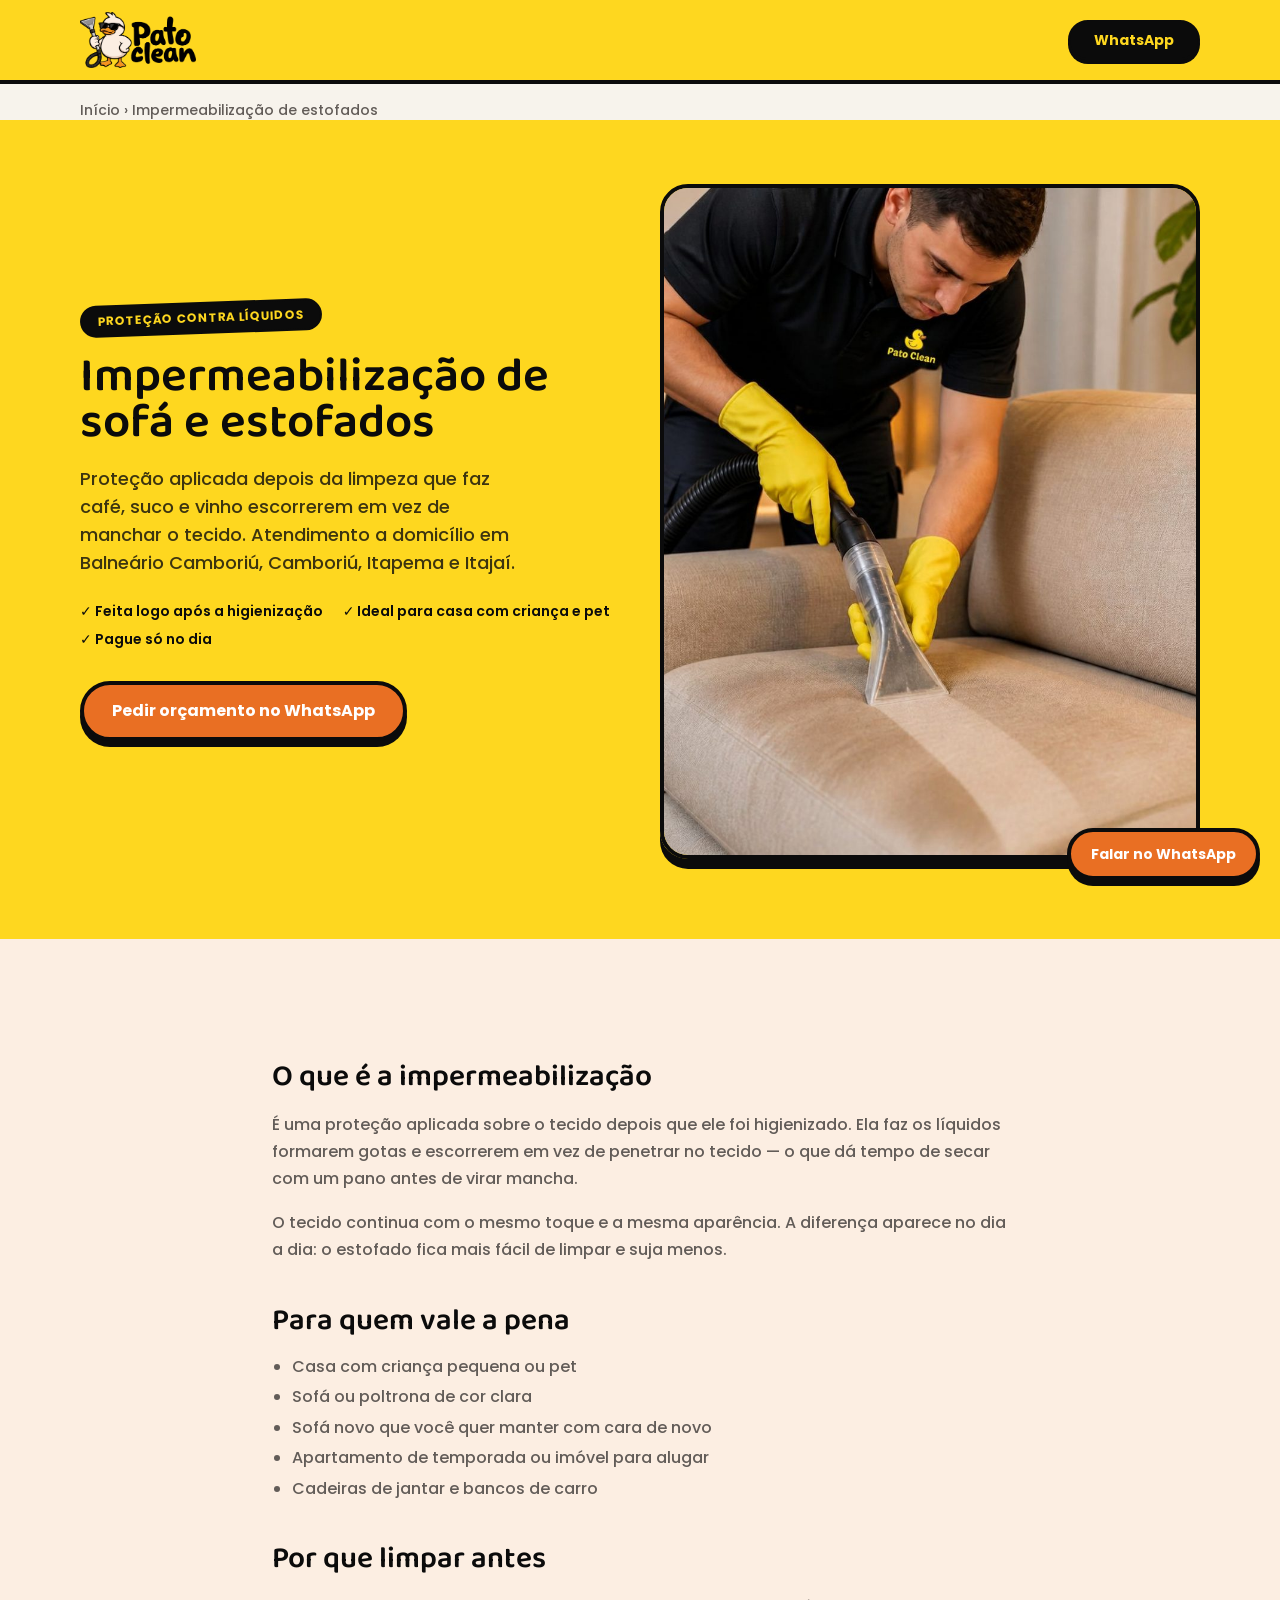
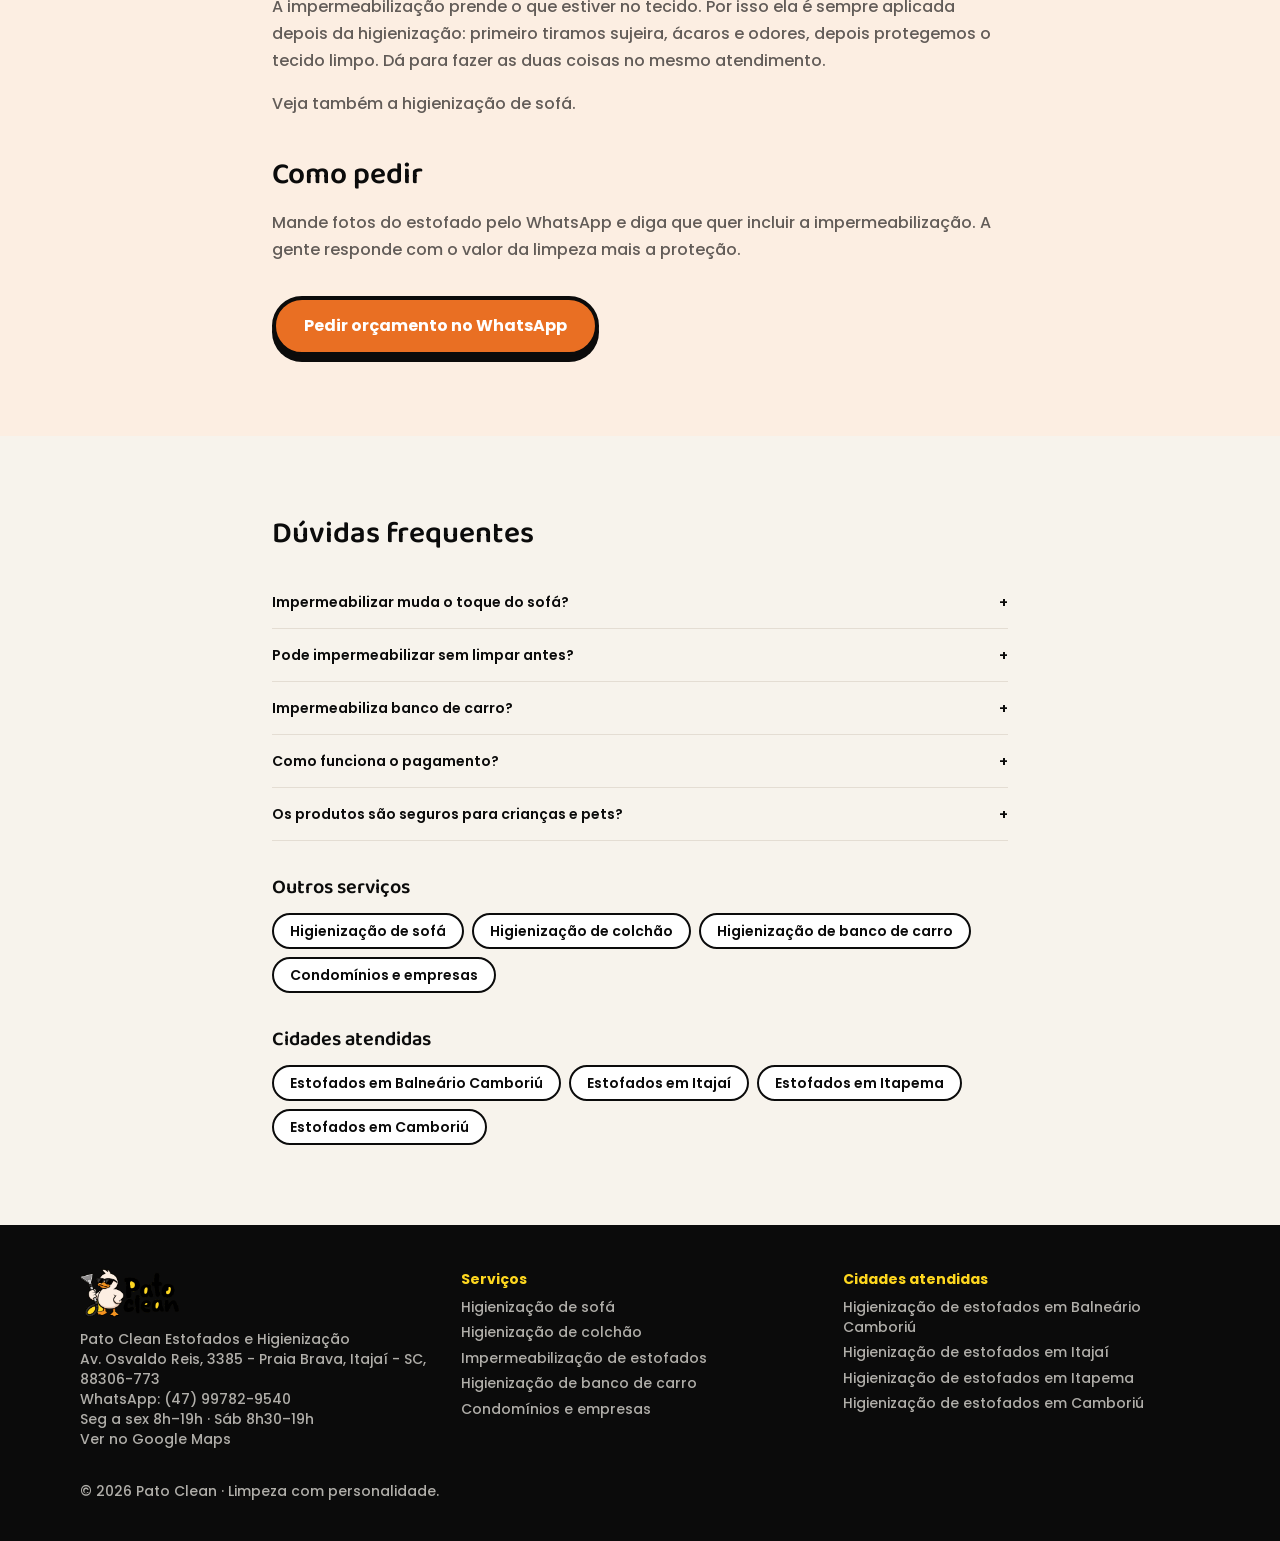
<file: impermeabilizacao-de-estofados.html>
<!DOCTYPE html>
<html lang="pt-BR"><head><meta charset="utf-8"><meta name="viewport" content="width=device-width, initial-scale=1"><link rel="preload" as="image" href="/site-assets/6e965fe93423448b.png"><link rel="stylesheet" href="/assets/styles-BcpAY3Om.css" data-precedence="default"><script src="https://www.googletagmanager.com/gtag/js?id=AW-18436557438" async=""></script><title>Impermeabilização de Sofá em Balneário Camboriú | Pato Clean</title><meta name="description" content="Impermeabilização de sofá e estofados a domicílio em BC, Camboriú, Itapema e Itajaí. Líquidos escorrem em vez de manchar. Feita após a higienização."><meta property="og:title" content="Impermeabilização de Sofá em Balneário Camboriú | Pato Clean"><meta property="og:description" content="Impermeabilização de sofá e estofados a domicílio em BC, Camboriú, Itapema e Itajaí. Líquidos escorrem em vez de manchar. Feita após a higienização."><meta property="og:type" content="website"><meta name="twitter:card" content="summary_large_image"><link rel="icon" href="/favicon.ico" sizes="any"><link rel="icon" type="image/png" sizes="32x32" href="/favicon-32.png"><link rel="icon" type="image/png" sizes="192x192" href="/favicon-192.png"><link rel="manifest" href="/site.webmanifest"><script>window.dataLayer = window.dataLayer || [];function gtag(){dataLayer.push(arguments);}gtag('js', new Date());gtag('config', 'AW-18436557438');</script><script>function gtag_report_conversion(url){var callback=function(){if(typeof(url)!='undefined'){window.location=url;}};gtag('event','conversion',{'send_to':'AW-18436557438/QHtwCM_JnJ0dEP6UntdE','event_callback':callback});return false;}</script><meta name="twitter:title" content="Impermeabilização de Sofá em Balneário Camboriú | Pato Clean"><meta name="twitter:description" content="Impermeabilização de sofá e estofados a domicílio em BC, Camboriú, Itapema e Itajaí. Líquidos escorrem em vez de manchar. Feita após a higienização."><meta property="og:image" content="https://www.patocleanestofados.com/og-image.jpg"><meta name="twitter:image" content="https://www.patocleanestofados.com/og-image.jpg"><script src="/script.js" defer=""></script><meta name="robots" content="index, follow, max-image-preview:large"><meta name="theme-color" content="#fed71f"><meta name="geo.region" content="BR-SC"><meta name="geo.placename" content="Balneário Camboriú"><meta property="og:site_name" content="Pato Clean"><meta property="og:locale" content="pt_BR"><meta property="og:url" content="https://www.patocleanestofados.com/impermeabilizacao-de-estofados"><meta property="og:image:width" content="1200"><meta property="og:image:height" content="630"><meta property="og:image:alt" content="Técnico da Pato Clean higienizando um sofá"><link rel="canonical" href="https://www.patocleanestofados.com/impermeabilizacao-de-estofados"><link rel="apple-touch-icon" href="/apple-touch-icon.png"><script type="application/ld+json">{"@context":"https://schema.org","@graph":[{"@type":"Service","@id":"https://www.patocleanestofados.com/impermeabilizacao-de-estofados#servico","name":"Impermeabilização de estofados","serviceType":"Impermeabilização de estofados","provider":{"@type":"LocalBusiness","@id":"https://www.patocleanestofados.com/#empresa","name":"Pato Clean","telephone":"+55-47-99782-9540","url":"https://www.patocleanestofados.com/","address":{"@type":"PostalAddress","streetAddress":"Av. Osvaldo Reis, 3385 - Praia Brava","addressLocality":"Itajaí","addressRegion":"SC","postalCode":"88306-773","addressCountry":"BR"}},"areaServed":[{"@type":"City","name":"Balneário Camboriú"},{"@type":"City","name":"Itajaí"},{"@type":"City","name":"Itapema"},{"@type":"City","name":"Camboriú"}],"url":"https://www.patocleanestofados.com/impermeabilizacao-de-estofados","description":"Impermeabilização de sofá e estofados a domicílio em BC, Camboriú, Itapema e Itajaí. Líquidos escorrem em vez de manchar. Feita após a higienização."},{"@type":"FAQPage","mainEntity":[{"@type":"Question","name":"Impermeabilizar muda o toque do sofá?","acceptedAnswer":{"@type":"Answer","text":"Não. O tecido mantém o toque e a aparência; o que muda é que os líquidos escorrem em vez de penetrar."}},{"@type":"Question","name":"Pode impermeabilizar sem limpar antes?","acceptedAnswer":{"@type":"Answer","text":"Não recomendamos. A proteção prende o que estiver no tecido, por isso é aplicada logo depois da higienização."}},{"@type":"Question","name":"Impermeabiliza banco de carro?","acceptedAnswer":{"@type":"Answer","text":"Sim. Bancos de carro, cadeiras, poltronas e sofás podem receber a proteção."}},{"@type":"Question","name":"Como funciona o pagamento?","acceptedAnswer":{"@type":"Answer","text":"Você só paga no dia, depois do serviço feito. As formas de pagamento são combinadas pelo WhatsApp na hora do orçamento."}},{"@type":"Question","name":"Os produtos são seguros para crianças e pets?","acceptedAnswer":{"@type":"Answer","text":"Sim. Usamos produtos homologados pela ANVISA, hipoalergênicos e biodegradáveis, seguros para crianças, pets e pessoas com alergia."}}]},{"@type":"BreadcrumbList","itemListElement":[{"@type":"ListItem","position":1,"name":"Início","item":"https://www.patocleanestofados.com/"},{"@type":"ListItem","position":2,"name":"Impermeabilização de estofados","item":"https://www.patocleanestofados.com/impermeabilizacao-de-estofados"}]}]}</script><link rel="stylesheet" href="/seo-pages.css"></head><body><!--$--><style>img, video { max-width: none; }

@layer properties {
  @supports (((-webkit-hyphens:none)) and (not (margin-trim:inline))) or ((-moz-orient:inline) and (not (color:rgb(from red r g b)))) {
  *, ::before, ::after, ::backdrop { --tw-translate-x: 0; --tw-translate-y: 0; --tw-translate-z: 0; --tw-rotate-x: initial; --tw-rotate-y: initial; --tw-rotate-z: initial; --tw-skew-x: initial; --tw-skew-y: initial; --tw-space-y-reverse: 0; --tw-space-x-reverse: 0; --tw-border-style: solid; --tw-leading: initial; --tw-font-weight: initial; --tw-tracking: initial; --tw-ordinal: initial; --tw-slashed-zero: initial; --tw-numeric-figure: initial; --tw-numeric-spacing: initial; --tw-numeric-fraction: initial; --tw-shadow: 0 0 #0000; --tw-shadow-color: initial; --tw-shadow-alpha: 100%; --tw-inset-shadow: 0 0 #0000; --tw-inset-shadow-color: initial; --tw-inset-shadow-alpha: 100%; --tw-ring-color: initial; --tw-ring-shadow: 0 0 #0000; --tw-inset-ring-color: initial; --tw-inset-ring-shadow: 0 0 #0000; --tw-ring-inset: initial; --tw-ring-offset-width: 0px; --tw-ring-offset-color: #fff; --tw-ring-offset-shadow: 0 0 #0000; --tw-outline-style: solid; --tw-blur: initial; --tw-brightness: initial; --tw-contrast: initial; --tw-grayscale: initial; --tw-hue-rotate: initial; --tw-invert: initial; --tw-opacity: initial; --tw-saturate: initial; --tw-sepia: initial; --tw-drop-shadow: initial; --tw-drop-shadow-color: initial; --tw-drop-shadow-alpha: 100%; --tw-drop-shadow-size: initial; --tw-duration: initial; --tw-ease: initial; --tw-content: ""; --tw-animation-delay: 0s; --tw-animation-direction: normal; --tw-animation-duration: initial; --tw-animation-fill-mode: none; --tw-animation-iteration-count: 1; --tw-enter-blur: 0; --tw-enter-opacity: 1; --tw-enter-rotate: 0; --tw-enter-scale: 1; --tw-enter-translate-x: 0; --tw-enter-translate-y: 0; --tw-exit-blur: 0; --tw-exit-opacity: 1; --tw-exit-rotate: 0; --tw-exit-scale: 1; --tw-exit-translate-x: 0; --tw-exit-translate-y: 0; }
}
}
@layer theme {
  :root, :host { --font-sans: var(--font-sans); --font-mono: ui-monospace, SFMono-Regular, Menlo, Monaco, Consolas, "Liberation Mono", "Courier New", monospace; --color-black: #000; --spacing: .25rem; --container-sm: 24rem; --container-md: 28rem; --container-lg: 32rem; --container-3xl: 48rem; --container-6xl: 72rem; --text-xs: .75rem; --text-xs--line-height: calc(1 / .75); --text-sm: .875rem; --text-sm--line-height: calc(1.25 / .875); --text-base: 1rem; --text-base--line-height: calc(1.5 / 1); --text-lg: 1.125rem; --text-lg--line-height: calc(1.75 / 1.125); --text-xl: 1.25rem; --text-xl--line-height: calc(1.75 / 1.25); --text-3xl: 1.875rem; --text-3xl--line-height: calc(2.25 / 1.875); --text-4xl: 2.25rem; --text-4xl--line-height: calc(2.5 / 2.25); --text-5xl: 3rem; --text-5xl--line-height: 1; --text-6xl: 3.75rem; --text-6xl--line-height: 1; --text-7xl: 4.5rem; --text-7xl--line-height: 1; --font-weight-normal: 400; --font-weight-medium: 500; --font-weight-semibold: 600; --font-weight-bold: 700; --tracking-tight: -.025em; --tracking-wide: .025em; --tracking-widest: .1em; --leading-relaxed: 1.625; --drop-shadow-xl: 0 9px 7px #0000001a; --ease-in-out: cubic-bezier(.4, 0, .2, 1); --animate-pulse: pulse 2s cubic-bezier(.4, 0, .6, 1) infinite; --aspect-video: 16 / 9; --default-transition-duration: .15s; --default-transition-timing-function: cubic-bezier(.4, 0, .2, 1); --default-font-family: var(--font-sans); --default-mono-font-family: var(--font-mono); --color-background: var(--background); --color-foreground: var(--foreground); --color-border: var(--border); --font-display: var(--font-display); }
}
@layer base {
  *, ::after, ::before, ::backdrop { box-sizing: border-box; border: 0px solid; margin: 0px; padding: 0px; }
  ::file-selector-button { box-sizing: border-box; border: 0px solid; margin: 0px; padding: 0px; }
  html, :host { text-size-adjust: 100%; tab-size: 4; line-height: 1.5; font-family: var(--default-font-family,-apple-system, BlinkMacSystemFont, "Segoe UI", Roboto, "Helvetica Neue", "Noto Sans", Arial, sans-serif, "Apple Color Emoji", "Segoe UI Emoji", "Segoe UI Symbol", "Noto Color Emoji"); font-feature-settings: var(--default-font-feature-settings,normal); font-variation-settings: var(--default-font-variation-settings,normal); -webkit-tap-highlight-color: transparent; }
  hr { height: 0px; color: inherit; border-top-width: 1px; }
  abbr:where([title]) { text-decoration: underline dotted; }
  h1, h2, h3, h4, h5, h6 { font-size: inherit; font-weight: inherit; }
  a { color: inherit; text-decoration: inherit; }
  b, strong { font-weight: bolder; }
  code, kbd, samp, pre { font-family: var(--default-mono-font-family,ui-monospace, SFMono-Regular, Menlo, Monaco, Consolas, "Liberation Mono", "Courier New", monospace); font-feature-settings: var(--default-mono-font-feature-settings,normal); font-variation-settings: var(--default-mono-font-variation-settings,normal); font-size: 1em; }
  small { font-size: 80%; }
  sub, sup { vertical-align: baseline; font-size: 75%; line-height: 0; position: relative; }
  sub { bottom: -0.25em; }
  sup { top: -0.5em; }
  table { text-indent: 0px; border-color: inherit; border-collapse: collapse; }
  progress { vertical-align: baseline; }
  summary { display: list-item; }
  ol, ul, menu { list-style: none; }
  img, svg, video, canvas, audio, iframe, embed, object { vertical-align: middle; display: block; }
  img, video { max-width: 100%; height: auto; }
  button, input, select, optgroup, textarea { font: inherit; letter-spacing: inherit; color: inherit; opacity: 1; background-color: rgba(0, 0, 0, 0); border-radius: 0px; }
  ::file-selector-button { font: inherit; letter-spacing: inherit; color: inherit; opacity: 1; background-color: rgba(0, 0, 0, 0); border-radius: 0px; }
  :where(select:is([multiple], [size])) optgroup { font-weight: bolder; }
  :where(select:is([multiple], [size])) optgroup option { padding-inline-start: 20px; }
  ::file-selector-button { margin-inline-end: 4px; }
  ::placeholder { opacity: 1; }
  @supports (not ((-webkit-appearance:-apple-pay-button))) or (contain-intrinsic-size:1px) {
  ::placeholder { color: currentcolor; }
  @supports (color:color-mix(in lab, red, red)) {
  ::placeholder { color: color-mix(currentcolor, transparent); }
}
}
  textarea { resize: vertical; }
  ::-webkit-search-decoration { appearance: none; }
  ::-webkit-date-and-time-value { min-height: 1lh; text-align: inherit; }
  ::-webkit-datetime-edit { display: inline-flex; }
  ::-webkit-datetime-edit-fields-wrapper { padding: 0px; }
  ::-webkit-datetime-edit { padding-block: 0px; }
  ::-webkit-datetime-edit-year-field { padding-block: 0px; }
  ::-webkit-datetime-edit-month-field { padding-block: 0px; }
  ::-webkit-datetime-edit-day-field { padding-block: 0px; }
  ::-webkit-datetime-edit-hour-field { padding-block: 0px; }
  ::-webkit-datetime-edit-minute-field { padding-block: 0px; }
  ::-webkit-datetime-edit-second-field { padding-block: 0px; }
  ::-webkit-datetime-edit-millisecond-field { padding-block: 0px; }
  ::-webkit-datetime-edit-meridiem-field { padding-block: 0px; }
  ::-webkit-calendar-picker-indicator { line-height: 1; }
  button, input:where([type="button"], [type="reset"], [type="submit"]) { appearance: button; }
  ::file-selector-button { appearance: button; }
  ::-webkit-inner-spin-button { height: auto; }
  ::-webkit-outer-spin-button { height: auto; }
  [hidden]:where(:not([hidden="until-found"])) { display: none !important; }
  * { border-color: var(--color-border); }
  body { background-color: var(--color-background); color: var(--color-foreground); font-family: var(--font-sans); }
  h1, h2, h3, .font-display { font-family: var(--font-display); }
}
@layer components;
@layer utilities {
  .pointer-events-none { pointer-events: none; }
  .invisible { visibility: hidden; }
  .sr-only { clip-path: inset(50%); white-space: nowrap; border-width: 0px; width: 1px; height: 1px; margin: -1px; padding: 0px; position: absolute; overflow: hidden; }
  .absolute { position: absolute; }
  .fixed { position: fixed; }
  .relative { position: relative; }
  .sticky { position: sticky; }
  .inset-0 { inset: 0px; }
  .inset-x-0 { inset-inline: 0px; }
  .inset-y-0 { inset-block: 0px; }
  .-top-12 { top: calc(var(--spacing) * -12); }
  .top-0 { top: 0px; }
  .top-1\.5 { top: calc(var(--spacing) * 1.5); }
  .top-1\/2 { top: 50%; }
  .top-3\.5 { top: calc(var(--spacing) * 3.5); }
  .top-4 { top: calc(var(--spacing) * 4); }
  .top-\[1px\] { top: 1px; }
  .top-\[50\%\] { top: 50%; }
  .top-\[60\%\] { top: 60%; }
  .top-full { top: 100%; }
  .-right-12 { right: calc(var(--spacing) * -12); }
  .right-0 { right: 0px; }
  .right-1 { right: var(--spacing); }
  .right-2 { right: calc(var(--spacing) * 2); }
  .right-3 { right: calc(var(--spacing) * 3); }
  .right-4 { right: calc(var(--spacing) * 4); }
  .right-5 { right: calc(var(--spacing) * 5); }
  .-bottom-6 { bottom: calc(var(--spacing) * -6); }
  .-bottom-12 { bottom: calc(var(--spacing) * -12); }
  .bottom-0 { bottom: 0px; }
  .bottom-5 { bottom: calc(var(--spacing) * 5); }
  .-left-8 { left: calc(var(--spacing) * -8); }
  .-left-12 { left: calc(var(--spacing) * -12); }
  .left-0 { left: 0px; }
  .left-1\/2 { left: 50%; }
  .left-2 { left: calc(var(--spacing) * 2); }
  .left-\[50\%\] { left: 50%; }
  .z-10 { z-index: 10; }
  .z-20 { z-index: 20; }
  .z-40 { z-index: 40; }
  .z-50 { z-index: 50; }
  .z-\[1\] { z-index: 1; }
  .-mx-1 { margin-inline: calc(var(--spacing) * -1); }
  .mx-2 { margin-inline: calc(var(--spacing) * 2); }
  .mx-3\.5 { margin-inline: calc(var(--spacing) * 3.5); }
  .mx-auto { margin-inline: auto; }
  .my-0\.5 { margin-block: calc(var(--spacing) * .5); }
  .my-1 { margin-block: var(--spacing); }
  .-mt-4 { margin-top: calc(var(--spacing) * -4); }
  .mt-1 { margin-top: var(--spacing); }
  .mt-1\.5 { margin-top: calc(var(--spacing) * 1.5); }
  .mt-2 { margin-top: calc(var(--spacing) * 2); }
  .mt-3 { margin-top: calc(var(--spacing) * 3); }
  .mt-4 { margin-top: calc(var(--spacing) * 4); }
  .mt-5 { margin-top: calc(var(--spacing) * 5); }
  .mt-6 { margin-top: calc(var(--spacing) * 6); }
  .mt-8 { margin-top: calc(var(--spacing) * 8); }
  .mt-10 { margin-top: calc(var(--spacing) * 10); }
  .mt-24 { margin-top: calc(var(--spacing) * 24); }
  .mt-auto { margin-top: auto; }
  .mr-2 { margin-right: calc(var(--spacing) * 2); }
  .mb-1 { margin-bottom: var(--spacing); }
  .-ml-4 { margin-left: calc(var(--spacing) * -4); }
  .ml-1 { margin-left: var(--spacing); }
  .ml-auto { margin-left: auto; }
  .block { display: block; }
  .flex { display: flex; }
  .grid { display: grid; }
  .hidden { display: none; }
  .inline-block { display: inline-block; }
  .inline-flex { display: inline-flex; }
  .table { display: table; }
  .aspect-\[4\/5\] { aspect-ratio: 4 / 5; }
  .aspect-square { aspect-ratio: 1 / 1; }
  .aspect-video { aspect-ratio: var(--aspect-video); }
  .size-\(--cell-size\) { width: var(--cell-size); height: var(--cell-size); }
  .size-4 { width: calc(var(--spacing) * 4); height: calc(var(--spacing) * 4); }
  .h-\(--cell-size\) { height: var(--cell-size); }
  .h-1\.5 { height: calc(var(--spacing) * 1.5); }
  .h-2 { height: calc(var(--spacing) * 2); }
  .h-2\.5 { height: calc(var(--spacing) * 2.5); }
  .h-3 { height: calc(var(--spacing) * 3); }
  .h-3\.5 { height: calc(var(--spacing) * 3.5); }
  .h-4 { height: calc(var(--spacing) * 4); }
  .h-5 { height: calc(var(--spacing) * 5); }
  .h-7 { height: calc(var(--spacing) * 7); }
  .h-8 { height: calc(var(--spacing) * 8); }
  .h-9 { height: calc(var(--spacing) * 9); }
  .h-10 { height: calc(var(--spacing) * 10); }
  .h-11 { height: calc(var(--spacing) * 11); }
  .h-12 { height: calc(var(--spacing) * 12); }
  .h-\[1px\] { height: 1px; }
  .h-\[var\(--radix-navigation-menu-viewport-height\)\] { height: var(--radix-navigation-menu-viewport-height); }
  .h-\[var\(--radix-select-trigger-height\)\] { height: var(--radix-select-trigger-height); }
  .h-auto { height: auto; }
  .h-full { height: 100%; }
  .h-px { height: 1px; }
  .h-svh { height: 100svh; }
  .max-h-\(--radix-context-menu-content-available-height\) { max-height: var(--radix-context-menu-content-available-height); }
  .max-h-\(--radix-select-content-available-height\) { max-height: var(--radix-select-content-available-height); }
  .max-h-\[300px\] { max-height: 300px; }
  .max-h-\[var\(--radix-dropdown-menu-content-available-height\)\] { max-height: var(--radix-dropdown-menu-content-available-height); }
  .min-h-0 { min-height: 0px; }
  .min-h-\[60px\] { min-height: 60px; }
  .min-h-screen { min-height: 100vh; }
  .min-h-svh { min-height: 100svh; }
  .w-\(--cell-size\) { width: var(--cell-size); }
  .w-\(--sidebar-width\) { width: var(--sidebar-width); }
  .w-0 { width: 0px; }
  .w-1 { width: var(--spacing); }
  .w-2 { width: calc(var(--spacing) * 2); }
  .w-2\.5 { width: calc(var(--spacing) * 2.5); }
  .w-3 { width: calc(var(--spacing) * 3); }
  .w-3\.5 { width: calc(var(--spacing) * 3.5); }
  .w-3\/4 { width: 75%; }
  .w-4 { width: calc(var(--spacing) * 4); }
  .w-5 { width: calc(var(--spacing) * 5); }
  .w-7 { width: calc(var(--spacing) * 7); }
  .w-8 { width: calc(var(--spacing) * 8); }
  .w-9 { width: calc(var(--spacing) * 9); }
  .w-10 { width: calc(var(--spacing) * 10); }
  .w-28 { width: calc(var(--spacing) * 28); }
  .w-40 { width: calc(var(--spacing) * 40); }
  .w-64 { width: calc(var(--spacing) * 64); }
  .w-72 { width: calc(var(--spacing) * 72); }
  .w-\[1px\] { width: 1px; }
  .w-\[100px\] { width: 100px; }
  .w-auto { width: auto; }
  .w-fit { width: fit-content; }
  .w-full { width: 100%; }
  .w-max { width: max-content; }
  .w-px { width: 1px; }
  .max-w-\(--skeleton-width\) { max-width: var(--skeleton-width); }
  .max-w-3xl { max-width: var(--container-3xl); }
  .max-w-6xl { max-width: var(--container-6xl); }
  .max-w-lg { max-width: var(--container-lg); }
  .max-w-max { max-width: max-content; }
  .max-w-md { max-width: var(--container-md); }
  .min-w-\(--cell-size\) { min-width: var(--cell-size); }
  .min-w-0 { min-width: 0px; }
  .min-w-5 { min-width: calc(var(--spacing) * 5); }
  .min-w-8 { min-width: calc(var(--spacing) * 8); }
  .min-w-9 { min-width: calc(var(--spacing) * 9); }
  .min-w-10 { min-width: calc(var(--spacing) * 10); }
  .min-w-\[8rem\] { min-width: 8rem; }
  .min-w-\[12rem\] { min-width: 12rem; }
  .min-w-\[var\(--radix-select-trigger-width\)\] { min-width: var(--radix-select-trigger-width); }
  .flex-1 { flex: 1 1 0%; }
  .shrink-0 { flex-shrink: 0; }
  .grow { flex-grow: 1; }
  .grow-0 { flex-grow: 0; }
  .basis-full { flex-basis: 100%; }
  .caption-bottom { caption-side: bottom; }
  .border-collapse { border-collapse: collapse; }
  .origin-\(--radix-context-menu-content-transform-origin\) { transform-origin: var(--radix-context-menu-content-transform-origin); }
  .origin-\(--radix-dropdown-menu-content-transform-origin\) { transform-origin: var(--radix-dropdown-menu-content-transform-origin); }
  .origin-\(--radix-hover-card-content-transform-origin\) { transform-origin: var(--radix-hover-card-content-transform-origin); }
  .origin-\(--radix-menubar-content-transform-origin\) { transform-origin: var(--radix-menubar-content-transform-origin); }
  .origin-\(--radix-popover-content-transform-origin\) { transform-origin: var(--radix-popover-content-transform-origin); }
  .origin-\(--radix-select-content-transform-origin\) { transform-origin: var(--radix-select-content-transform-origin); }
  .origin-\(--radix-tooltip-content-transform-origin\) { transform-origin: var(--radix-tooltip-content-transform-origin); }
  .-translate-x-1\/2 { --tw-translate-x: calc(calc(1 / 2 * 100%) * -1); translate: var(--tw-translate-x) var(--tw-translate-y); }
  .-translate-x-px { --tw-translate-x: -1px; translate: var(--tw-translate-x) var(--tw-translate-y); }
  .translate-x-\[-50\%\] { --tw-translate-x: -50%; translate: var(--tw-translate-x) var(--tw-translate-y); }
  .translate-x-px { --tw-translate-x: 1px; translate: var(--tw-translate-x) var(--tw-translate-y); }
  .-translate-y-1\/2 { --tw-translate-y: calc(calc(1 / 2 * 100%) * -1); translate: var(--tw-translate-x) var(--tw-translate-y); }
  .translate-y-\[-50\%\] { --tw-translate-y: -50%; translate: var(--tw-translate-x) var(--tw-translate-y); }
  .-rotate-2 { rotate: -2deg; }
  .rotate-45 { rotate: 45deg; }
  .rotate-90 { rotate: 90deg; }
  .transform { transform: var(--tw-rotate-x,) var(--tw-rotate-y,) var(--tw-rotate-z,) var(--tw-skew-x,) var(--tw-skew-y,); }
  .animate-caret-blink { animation: 1.25s ease-out 0s infinite normal none running caret-blink; }
  .animate-in { animation: enter var(--tw-animation-duration,var(--tw-duration,.15s))var(--tw-ease,ease)var(--tw-animation-delay,0s)var(--tw-animation-iteration-count,1)var(--tw-animation-direction,normal)var(--tw-animation-fill-mode,none); }
  .animate-pulse { animation: var(--animate-pulse); }
  .cursor-default { cursor: default; }
  .cursor-pointer { cursor: pointer; }
  .touch-none { touch-action: none; }
  .list-none { list-style-type: none; }
  .grid-cols-2 { grid-template-columns: repeat(2, minmax(0px, 1fr)); }
  .flex-col { flex-direction: column; }
  .flex-col-reverse { flex-direction: column-reverse; }
  .flex-row { flex-direction: row; }
  .flex-wrap { flex-wrap: wrap; }
  .place-content-center { place-content: center; }
  .items-center { align-items: center; }
  .items-end { align-items: flex-end; }
  .items-start { align-items: flex-start; }
  .items-stretch { align-items: stretch; }
  .justify-between { justify-content: space-between; }
  .justify-center { justify-content: center; }
  .gap-1 { gap: var(--spacing); }
  .gap-1\.5 { gap: calc(var(--spacing) * 1.5); }
  .gap-2 { gap: calc(var(--spacing) * 2); }
  .gap-3 { gap: calc(var(--spacing) * 3); }
  .gap-4 { gap: calc(var(--spacing) * 4); }
  .gap-6 { gap: calc(var(--spacing) * 6); }
  .gap-8 { gap: calc(var(--spacing) * 8); }
  .gap-10 { gap: calc(var(--spacing) * 10); }
  :where(.space-y-1\.5 > :not(:last-child)) { --tw-space-y-reverse: 0; margin-block-start: calc(calc(var(--spacing) * 1.5) * var(--tw-space-y-reverse)); margin-block-end: calc(calc(var(--spacing) * 1.5) * calc(1 - var(--tw-space-y-reverse))); }
  :where(.space-y-2 > :not(:last-child)) { --tw-space-y-reverse: 0; margin-block-start: calc(calc(var(--spacing) * 2) * var(--tw-space-y-reverse)); margin-block-end: calc(calc(var(--spacing) * 2) * calc(1 - var(--tw-space-y-reverse))); }
  .gap-x-5 { column-gap: calc(var(--spacing) * 5); }
  :where(.space-x-1 > :not(:last-child)) { --tw-space-x-reverse: 0; margin-inline-start: calc(var(--spacing) * var(--tw-space-x-reverse)); margin-inline-end: calc(var(--spacing) * calc(1 - var(--tw-space-x-reverse))); }
  .gap-y-2 { row-gap: calc(var(--spacing) * 2); }
  .overflow-auto { overflow: auto; }
  .overflow-hidden { overflow: hidden; }
  .overflow-x-hidden { overflow-x: hidden; }
  .overflow-y-auto { overflow-y: auto; }
  .rounded-2xl { border-radius: calc(var(--radius) + 8px); }
  .rounded-3xl { border-radius: calc(var(--radius) + 12px); }
  .rounded-\[2px\] { border-radius: 2px; }
  .rounded-\[inherit\] { border-radius: inherit; }
  .rounded-full { border-radius: 2.14748e+09px; }
  .rounded-lg { border-radius: var(--radius); }
  .rounded-md { border-radius: calc(var(--radius) - 2px); }
  .rounded-none { border-radius: 0px; }
  .rounded-sm { border-radius: calc(var(--radius) - 4px); }
  .rounded-xl { border-radius: calc(var(--radius) + 4px); }
  .rounded-t-\[10px\] { border-top-left-radius: 10px; border-top-right-radius: 10px; }
  .rounded-l-md { border-top-left-radius: calc(var(--radius) - 2px); border-bottom-left-radius: calc(var(--radius) - 2px); }
  .rounded-tl-sm { border-top-left-radius: calc(var(--radius) - 4px); }
  .rounded-r-md { border-top-right-radius: calc(var(--radius) - 2px); border-bottom-right-radius: calc(var(--radius) - 2px); }
  .border { border-style: var(--tw-border-style); border-width: 1px; }
  .border-2 { border-style: var(--tw-border-style); border-width: 2px; }
  .border-4 { border-style: var(--tw-border-style); border-width: 4px; }
  .border-\[1\.5px\] { border-style: var(--tw-border-style); border-width: 1.5px; }
  .border-y { border-block-style: var(--tw-border-style); border-block-width: 1px; }
  .border-t { border-top-style: var(--tw-border-style); border-top-width: 1px; }
  .border-t-4 { border-top-style: var(--tw-border-style); border-top-width: 4px; }
  .border-r { border-right-style: var(--tw-border-style); border-right-width: 1px; }
  .border-b { border-bottom-style: var(--tw-border-style); border-bottom-width: 1px; }
  .border-b-4 { border-bottom-style: var(--tw-border-style); border-bottom-width: 4px; }
  .border-l { border-left-style: var(--tw-border-style); border-left-width: 1px; }
  .border-dashed { --tw-border-style: dashed; border-style: dashed; }
  .border-\(--color-border\) { border-color: var(--color-border); }
  .border-border\/50 { border-color: var(--border); }
  @supports (color:color-mix(in lab, red, red)) {
  .border-border\/50 { border-color: color-mix(in oklab, var(--border) 50%, transparent); }
}
  .border-destructive\/50 { border-color: var(--destructive); }
  @supports (color:color-mix(in lab, red, red)) {
  .border-destructive\/50 { border-color: color-mix(in oklab, var(--destructive) 50%, transparent); }
}
  .border-ink { border-color: var(--ink); }
  .border-input { border-color: var(--input); }
  .border-primary, .border-primary\/50 { border-color: var(--primary); }
  @supports (color:color-mix(in lab, red, red)) {
  .border-primary\/50 { border-color: color-mix(in oklab, var(--primary) 50%, transparent); }
}
  .border-sidebar-border { border-color: var(--sidebar-border); }
  .border-transparent { border-color: rgba(0, 0, 0, 0); }
  .border-t-transparent { border-top-color: rgba(0, 0, 0, 0); }
  .border-l-transparent { border-left-color: rgba(0, 0, 0, 0); }
  .bg-\(--color-bg\) { background-color: var(--color-bg); }
  .bg-accent { background-color: var(--accent); }
  .bg-background { background-color: var(--background); }
  .bg-black\/80 { background-color: rgba(0, 0, 0, 0.8); }
  @supports (color:color-mix(in lab, red, red)) {
  .bg-black\/80 { background-color: color-mix(in oklab, var(--color-black) 80%, transparent); }
}
  .bg-border { background-color: var(--border); }
  .bg-card { background-color: var(--card); }
  .bg-cream { background-color: var(--cream); }
  .bg-destructive { background-color: var(--destructive); }
  .bg-foreground { background-color: var(--foreground); }
  .bg-ink { background-color: var(--ink); }
  .bg-muted, .bg-muted\/50 { background-color: var(--muted); }
  @supports (color:color-mix(in lab, red, red)) {
  .bg-muted\/50 { background-color: color-mix(in oklab, var(--muted) 50%, transparent); }
}
  .bg-popover { background-color: var(--popover); }
  .bg-primary, .bg-primary\/10 { background-color: var(--primary); }
  @supports (color:color-mix(in lab, red, red)) {
  .bg-primary\/10 { background-color: color-mix(in oklab, var(--primary) 10%, transparent); }
}
  .bg-primary\/20 { background-color: var(--primary); }
  @supports (color:color-mix(in lab, red, red)) {
  .bg-primary\/20 { background-color: color-mix(in oklab, var(--primary) 20%, transparent); }
}
  .bg-secondary { background-color: var(--secondary); }
  .bg-sidebar { background-color: var(--sidebar); }
  .bg-sidebar-border { background-color: var(--sidebar-border); }
  .bg-transparent { background-color: rgba(0, 0, 0, 0); }
  .fill-current { fill: currentcolor; }
  .fill-primary { fill: var(--primary); }
  .object-cover { object-fit: cover; }
  .p-0 { padding: 0px; }
  .p-1 { padding: var(--spacing); }
  .p-2 { padding: calc(var(--spacing) * 2); }
  .p-3 { padding: calc(var(--spacing) * 3); }
  .p-4 { padding: calc(var(--spacing) * 4); }
  .p-6 { padding: calc(var(--spacing) * 6); }
  .p-\[1px\] { padding: 1px; }
  .px-\(--cell-size\) { padding-inline: var(--cell-size); }
  .px-1 { padding-inline: var(--spacing); }
  .px-1\.5 { padding-inline: calc(var(--spacing) * 1.5); }
  .px-2 { padding-inline: calc(var(--spacing) * 2); }
  .px-2\.5 { padding-inline: calc(var(--spacing) * 2.5); }
  .px-3 { padding-inline: calc(var(--spacing) * 3); }
  .px-4 { padding-inline: calc(var(--spacing) * 4); }
  .px-5 { padding-inline: calc(var(--spacing) * 5); }
  .px-7 { padding-inline: calc(var(--spacing) * 7); }
  .px-8 { padding-inline: calc(var(--spacing) * 8); }
  .py-0\.5 { padding-block: calc(var(--spacing) * .5); }
  .py-1 { padding-block: var(--spacing); }
  .py-1\.5 { padding-block: calc(var(--spacing) * 1.5); }
  .py-2 { padding-block: calc(var(--spacing) * 2); }
  .py-3 { padding-block: calc(var(--spacing) * 3); }
  .py-3\.5 { padding-block: calc(var(--spacing) * 3.5); }
  .py-4 { padding-block: calc(var(--spacing) * 4); }
  .py-6 { padding-block: calc(var(--spacing) * 6); }
  .py-10 { padding-block: calc(var(--spacing) * 10); }
  .py-14 { padding-block: calc(var(--spacing) * 14); }
  .pt-0 { padding-top: 0px; }
  .pt-3 { padding-top: calc(var(--spacing) * 3); }
  .pt-4 { padding-top: calc(var(--spacing) * 4); }
  .pt-10 { padding-top: calc(var(--spacing) * 10); }
  .pr-1 { padding-right: var(--spacing); }
  .pr-2 { padding-right: calc(var(--spacing) * 2); }
  .pr-2\.5 { padding-right: calc(var(--spacing) * 2.5); }
  .pr-8 { padding-right: calc(var(--spacing) * 8); }
  .pb-3 { padding-bottom: calc(var(--spacing) * 3); }
  .pb-4 { padding-bottom: calc(var(--spacing) * 4); }
  .pb-14 { padding-bottom: calc(var(--spacing) * 14); }
  .pl-2 { padding-left: calc(var(--spacing) * 2); }
  .pl-2\.5 { padding-left: calc(var(--spacing) * 2.5); }
  .pl-4 { padding-left: calc(var(--spacing) * 4); }
  .pl-8 { padding-left: calc(var(--spacing) * 8); }
  .text-center { text-align: center; }
  .text-left { text-align: left; }
  .align-middle { vertical-align: middle; }
  .font-display { font-family: var(--font-display); }
  .font-mono { font-family: var(--font-mono); }
  .text-3xl { font-size: var(--text-3xl); line-height: var(--tw-leading,var(--text-3xl--line-height)); }
  .text-4xl { font-size: var(--text-4xl); line-height: var(--tw-leading,var(--text-4xl--line-height)); }
  .text-5xl { font-size: var(--text-5xl); line-height: var(--tw-leading,var(--text-5xl--line-height)); }
  .text-7xl { font-size: var(--text-7xl); line-height: var(--tw-leading,var(--text-7xl--line-height)); }
  .text-base { font-size: var(--text-base); line-height: var(--tw-leading,var(--text-base--line-height)); }
  .text-lg { font-size: var(--text-lg); line-height: var(--tw-leading,var(--text-lg--line-height)); }
  .text-sm { font-size: var(--text-sm); line-height: var(--tw-leading,var(--text-sm--line-height)); }
  .text-xl { font-size: var(--text-xl); line-height: var(--tw-leading,var(--text-xl--line-height)); }
  .text-xs { font-size: var(--text-xs); line-height: var(--tw-leading,var(--text-xs--line-height)); }
  .text-\[0\.8rem\] { font-size: 0.8rem; }
  .leading-\[0\.95\] { --tw-leading: .95; line-height: 0.95; }
  .leading-none { --tw-leading: 1; line-height: 1; }
  .font-bold { --tw-font-weight: var(--font-weight-bold); font-weight: var(--font-weight-bold); }
  .font-medium { --tw-font-weight: var(--font-weight-medium); font-weight: var(--font-weight-medium); }
  .font-normal { --tw-font-weight: var(--font-weight-normal); font-weight: var(--font-weight-normal); }
  .font-semibold { --tw-font-weight: var(--font-weight-semibold); font-weight: var(--font-weight-semibold); }
  .tracking-tight { --tw-tracking: var(--tracking-tight); letter-spacing: var(--tracking-tight); }
  .tracking-wide { --tw-tracking: var(--tracking-wide); letter-spacing: var(--tracking-wide); }
  .tracking-widest { --tw-tracking: var(--tracking-widest); letter-spacing: var(--tracking-widest); }
  .break-words { overflow-wrap: break-word; }
  .whitespace-nowrap { white-space: nowrap; }
  .text-accent-foreground { color: var(--accent-foreground); }
  .text-card-foreground { color: var(--card-foreground); }
  .text-current { color: currentcolor; }
  .text-destructive { color: var(--destructive); }
  .text-destructive-foreground { color: var(--destructive-foreground); }
  .text-foreground { color: var(--foreground); }
  .text-ink { color: var(--ink); }
  .text-ink-foreground, .text-ink-foreground\/70 { color: var(--ink-foreground); }
  @supports (color:color-mix(in lab, red, red)) {
  .text-ink-foreground\/70 { color: color-mix(in oklab, var(--ink-foreground) 70%, transparent); }
}
  .text-ink\/80 { color: var(--ink); }
  @supports (color:color-mix(in lab, red, red)) {
  .text-ink\/80 { color: color-mix(in oklab, var(--ink) 80%, transparent); }
}
  .text-muted-foreground { color: var(--muted-foreground); }
  .text-popover-foreground { color: var(--popover-foreground); }
  .text-primary { color: var(--primary); }
  .text-primary-foreground { color: var(--primary-foreground); }
  .text-secondary-foreground { color: var(--secondary-foreground); }
  .text-sidebar-foreground, .text-sidebar-foreground\/70 { color: var(--sidebar-foreground); }
  @supports (color:color-mix(in lab, red, red)) {
  .text-sidebar-foreground\/70 { color: color-mix(in oklab, var(--sidebar-foreground) 70%, transparent); }
}
  .uppercase { text-transform: uppercase; }
  .tabular-nums { --tw-numeric-spacing: tabular-nums; font-variant-numeric: var(--tw-ordinal,) var(--tw-slashed-zero,) var(--tw-numeric-figure,) var(--tw-numeric-spacing,) var(--tw-numeric-fraction,); }
  .underline-offset-4 { text-underline-offset: 4px; }
  .opacity-0 { opacity: 0; }
  .opacity-50 { opacity: 0.5; }
  .opacity-60 { opacity: 0.6; }
  .opacity-70 { opacity: 0.7; }
  .shadow { --tw-shadow: 0 1px 3px 0 var(--tw-shadow-color,#0000001a), 0 1px 2px -1px var(--tw-shadow-color,#0000001a); box-shadow: var(--tw-inset-shadow), var(--tw-inset-ring-shadow), var(--tw-ring-offset-shadow), var(--tw-ring-shadow), var(--tw-shadow); }
  .shadow-\[0_0_0_1px_var\(--sidebar-border\)\] { --tw-shadow: 0 0 0 1px var(--tw-shadow-color,var(--sidebar-border)); box-shadow: var(--tw-inset-shadow), var(--tw-inset-ring-shadow), var(--tw-ring-offset-shadow), var(--tw-ring-shadow), var(--tw-shadow); }
  .shadow-\[0_4px_0_0_var\(--ink\)\] { --tw-shadow: 0 4px 0 0 var(--tw-shadow-color,var(--ink)); box-shadow: var(--tw-inset-shadow), var(--tw-inset-ring-shadow), var(--tw-ring-offset-shadow), var(--tw-ring-shadow), var(--tw-shadow); }
  .shadow-\[0_6px_0_0_var\(--ink\)\] { --tw-shadow: 0 6px 0 0 var(--tw-shadow-color,var(--ink)); box-shadow: var(--tw-inset-shadow), var(--tw-inset-ring-shadow), var(--tw-ring-offset-shadow), var(--tw-ring-shadow), var(--tw-shadow); }
  .shadow-\[0_10px_0_0_var\(--ink\)\] { --tw-shadow: 0 10px 0 0 var(--tw-shadow-color,var(--ink)); box-shadow: var(--tw-inset-shadow), var(--tw-inset-ring-shadow), var(--tw-ring-offset-shadow), var(--tw-ring-shadow), var(--tw-shadow); }
  .shadow-lg { --tw-shadow: 0 10px 15px -3px var(--tw-shadow-color,#0000001a), 0 4px 6px -4px var(--tw-shadow-color,#0000001a); box-shadow: var(--tw-inset-shadow), var(--tw-inset-ring-shadow), var(--tw-ring-offset-shadow), var(--tw-ring-shadow), var(--tw-shadow); }
  .shadow-md { --tw-shadow: 0 4px 6px -1px var(--tw-shadow-color,#0000001a), 0 2px 4px -2px var(--tw-shadow-color,#0000001a); box-shadow: var(--tw-inset-shadow), var(--tw-inset-ring-shadow), var(--tw-ring-offset-shadow), var(--tw-ring-shadow), var(--tw-shadow); }
  .shadow-none { --tw-shadow: 0 0 #0000; box-shadow: var(--tw-inset-shadow), var(--tw-inset-ring-shadow), var(--tw-ring-offset-shadow), var(--tw-ring-shadow), var(--tw-shadow); }
  .shadow-sm { --tw-shadow: 0 1px 3px 0 var(--tw-shadow-color,#0000001a), 0 1px 2px -1px var(--tw-shadow-color,#0000001a); box-shadow: var(--tw-inset-shadow), var(--tw-inset-ring-shadow), var(--tw-ring-offset-shadow), var(--tw-ring-shadow), var(--tw-shadow); }
  .shadow-xl { --tw-shadow: 0 20px 25px -5px var(--tw-shadow-color,#0000001a), 0 8px 10px -6px var(--tw-shadow-color,#0000001a); box-shadow: var(--tw-inset-shadow), var(--tw-inset-ring-shadow), var(--tw-ring-offset-shadow), var(--tw-ring-shadow), var(--tw-shadow); }
  .shadow-xs { --tw-shadow: 0 1px 2px 0 var(--tw-shadow-color,#0000000d); box-shadow: var(--tw-inset-shadow), var(--tw-inset-ring-shadow), var(--tw-ring-offset-shadow), var(--tw-ring-shadow), var(--tw-shadow); }
  .ring-0 { --tw-ring-shadow: var(--tw-ring-inset,) 0 0 0 calc(0px + var(--tw-ring-offset-width)) var(--tw-ring-color,currentcolor); box-shadow: var(--tw-inset-shadow), var(--tw-inset-ring-shadow), var(--tw-ring-offset-shadow), var(--tw-ring-shadow), var(--tw-shadow); }
  .ring-1 { --tw-ring-shadow: var(--tw-ring-inset,) 0 0 0 calc(1px + var(--tw-ring-offset-width)) var(--tw-ring-color,currentcolor); box-shadow: var(--tw-inset-shadow), var(--tw-inset-ring-shadow), var(--tw-ring-offset-shadow), var(--tw-ring-shadow), var(--tw-shadow); }
  .ring-ring { --tw-ring-color: var(--ring); }
  .ring-sidebar-ring { --tw-ring-color: var(--sidebar-ring); }
  .ring-offset-background { --tw-ring-offset-color: var(--background); }
  .outline { outline-style: var(--tw-outline-style); outline-width: 1px; }
  .drop-shadow-xl { --tw-drop-shadow-size: drop-shadow(0 9px 7px var(--tw-drop-shadow-color,#0000001a)); --tw-drop-shadow: drop-shadow(var(--drop-shadow-xl)); filter: var(--tw-blur,) var(--tw-brightness,) var(--tw-contrast,) var(--tw-grayscale,) var(--tw-hue-rotate,) var(--tw-invert,) var(--tw-saturate,) var(--tw-sepia,) var(--tw-drop-shadow,); }
  .filter { filter: var(--tw-blur,) var(--tw-brightness,) var(--tw-contrast,) var(--tw-grayscale,) var(--tw-hue-rotate,) var(--tw-invert,) var(--tw-saturate,) var(--tw-sepia,) var(--tw-drop-shadow,); }
  .transition { transition-property: color, background-color, border-color, outline-color, text-decoration-color, fill, stroke, --tw-gradient-from, --tw-gradient-via, --tw-gradient-to, opacity, box-shadow, transform, translate, scale, rotate, filter, -webkit-backdrop-filter, backdrop-filter, display, content-visibility, overlay, pointer-events; transition-timing-function: var(--tw-ease,var(--default-transition-timing-function)); transition-duration: var(--tw-duration,var(--default-transition-duration)); }
  .transition-\[left\,right\,width\] { transition-property: left, right, width; transition-timing-function: var(--tw-ease,var(--default-transition-timing-function)); transition-duration: var(--tw-duration,var(--default-transition-duration)); }
  .transition-\[margin\,opacity\] { transition-property: margin, opacity; transition-timing-function: var(--tw-ease,var(--default-transition-timing-function)); transition-duration: var(--tw-duration,var(--default-transition-duration)); }
  .transition-\[width\,height\,padding\] { transition-property: width, height, padding; transition-timing-function: var(--tw-ease,var(--default-transition-timing-function)); transition-duration: var(--tw-duration,var(--default-transition-duration)); }
  .transition-\[width\] { transition-property: width; transition-timing-function: var(--tw-ease,var(--default-transition-timing-function)); transition-duration: var(--tw-duration,var(--default-transition-duration)); }
  .transition-all { transition-property: all; transition-timing-function: var(--tw-ease,var(--default-transition-timing-function)); transition-duration: var(--tw-duration,var(--default-transition-duration)); }
  .transition-colors { transition-property: color, background-color, border-color, outline-color, text-decoration-color, fill, stroke, --tw-gradient-from, --tw-gradient-via, --tw-gradient-to; transition-timing-function: var(--tw-ease,var(--default-transition-timing-function)); transition-duration: var(--tw-duration,var(--default-transition-duration)); }
  .transition-opacity { transition-property: opacity; transition-timing-function: var(--tw-ease,var(--default-transition-timing-function)); transition-duration: var(--tw-duration,var(--default-transition-duration)); }
  .transition-transform { transition-property: transform, translate, scale, rotate; transition-timing-function: var(--tw-ease,var(--default-transition-timing-function)); transition-duration: var(--tw-duration,var(--default-transition-duration)); }
  .duration-200 { --tw-duration: .2s; transition-duration: 0.2s; }
  .duration-300 { --tw-duration: .3s; transition-duration: 0.3s; }
  .duration-1000 { --tw-duration: 1s; transition-duration: 1s; }
  .ease-in-out { --tw-ease: var(--ease-in-out); transition-timing-function: var(--ease-in-out); }
  .ease-linear { --tw-ease: linear; transition-timing-function: linear; }
  .fade-in-0 { --tw-enter-opacity: 0; }
  .outline-none { --tw-outline-style: none; outline-style: none; }
  .select-none { user-select: none; }
  .zoom-in-95 { --tw-enter-scale: .95; }
  .\[--cell-size\:2rem\] { --cell-size: 2rem; }
  .group-focus-within\/menu-item\:opacity-100:is(:where(.group\/menu-item):focus-within *) { opacity: 1; }
  @media (hover: hover) {
  .group-hover\/menu-item\:opacity-100:is(:where(.group\/menu-item):hover *) { opacity: 1; }
}
  .group-has-\[\[data-sidebar\=menu-action\]\]\/menu-item\:pr-8:is(:where(.group\/menu-item):has([data-sidebar="menu-action"]) *) { padding-right: calc(var(--spacing) * 8); }
  .group-data-\[collapsible\=icon\]\:-mt-8:is(:where(.group)[data-collapsible="icon"] *) { margin-top: calc(var(--spacing) * -8); }
  .group-data-\[collapsible\=icon\]\:hidden:is(:where(.group)[data-collapsible="icon"] *) { display: none; }
  .group-data-\[collapsible\=icon\]\:\!size-8:is(:where(.group)[data-collapsible="icon"] *) { width: calc(var(--spacing) * 8) !important; height: calc(var(--spacing) * 8) !important; }
  .group-data-\[collapsible\=icon\]\:w-\(--sidebar-width-icon\):is(:where(.group)[data-collapsible="icon"] *) { width: var(--sidebar-width-icon); }
  .group-data-\[collapsible\=icon\]\:w-\[calc\(var\(--sidebar-width-icon\)_\+_theme\(spacing\.4\)\)\]:is(:where(.group)[data-collapsible="icon"] *) { width: calc(var(--sidebar-width-icon) + 1rem); }
  .group-data-\[collapsible\=icon\]\:w-\[calc\(var\(--sidebar-width-icon\)_\+_theme\(spacing\.4\)_\+2px\)\]:is(:where(.group)[data-collapsible="icon"] *) { width: calc(var(--sidebar-width-icon) + 1rem + 2px); }
  .group-data-\[collapsible\=icon\]\:overflow-hidden:is(:where(.group)[data-collapsible="icon"] *) { overflow: hidden; }
  .group-data-\[collapsible\=icon\]\:\!p-0:is(:where(.group)[data-collapsible="icon"] *) { padding: 0px !important; }
  .group-data-\[collapsible\=icon\]\:\!p-2:is(:where(.group)[data-collapsible="icon"] *) { padding: calc(var(--spacing) * 2) !important; }
  .group-data-\[collapsible\=icon\]\:opacity-0:is(:where(.group)[data-collapsible="icon"] *) { opacity: 0; }
  .group-data-\[collapsible\=offcanvas\]\:right-\[calc\(var\(--sidebar-width\)\*-1\)\]:is(:where(.group)[data-collapsible="offcanvas"] *) { right: calc(var(--sidebar-width) * -1); }
  .group-data-\[collapsible\=offcanvas\]\:left-\[calc\(var\(--sidebar-width\)\*-1\)\]:is(:where(.group)[data-collapsible="offcanvas"] *) { left: calc(var(--sidebar-width) * -1); }
  .group-data-\[collapsible\=offcanvas\]\:w-0:is(:where(.group)[data-collapsible="offcanvas"] *) { width: 0px; }
  .group-data-\[collapsible\=offcanvas\]\:translate-x-0:is(:where(.group)[data-collapsible="offcanvas"] *) { --tw-translate-x: 0px; translate: var(--tw-translate-x) var(--tw-translate-y); }
  .group-data-\[focused\=true\]\/day\:relative:is(:where(.group\/day)[data-focused="true"] *) { position: relative; }
  .group-data-\[focused\=true\]\/day\:z-10:is(:where(.group\/day)[data-focused="true"] *) { z-index: 10; }
  .group-data-\[focused\=true\]\/day\:border-ring:is(:where(.group\/day)[data-focused="true"] *) { border-color: var(--ring); }
  .group-data-\[focused\=true\]\/day\:ring-\[3px\]:is(:where(.group\/day)[data-focused="true"] *) { --tw-ring-shadow: var(--tw-ring-inset,) 0 0 0 calc(3px + var(--tw-ring-offset-width)) var(--tw-ring-color,currentcolor); box-shadow: var(--tw-inset-shadow), var(--tw-inset-ring-shadow), var(--tw-ring-offset-shadow), var(--tw-ring-shadow), var(--tw-shadow); }
  .group-data-\[focused\=true\]\/day\:ring-ring\/50:is(:where(.group\/day)[data-focused="true"] *) { --tw-ring-color: var(--ring); }
  @supports (color:color-mix(in lab, red, red)) {
  .group-data-\[focused\=true\]\/day\:ring-ring\/50:is(:where(.group\/day)[data-focused="true"] *) { --tw-ring-color: color-mix(in oklab, var(--ring) 50%, transparent); }
}
  .group-data-\[side\=left\]\:-right-4:is(:where(.group)[data-side="left"] *) { right: calc(var(--spacing) * -4); }
  .group-data-\[side\=left\]\:border-r:is(:where(.group)[data-side="left"] *) { border-right-style: var(--tw-border-style); border-right-width: 1px; }
  .group-data-\[side\=right\]\:left-0:is(:where(.group)[data-side="right"] *) { left: 0px; }
  .group-data-\[side\=right\]\:rotate-180:is(:where(.group)[data-side="right"] *) { rotate: 180deg; }
  .group-data-\[side\=right\]\:border-l:is(:where(.group)[data-side="right"] *) { border-left-style: var(--tw-border-style); border-left-width: 1px; }
  .group-data-\[state\=open\]\:rotate-180:is(:where(.group)[data-state="open"] *) { rotate: 180deg; }
  .group-data-\[variant\=floating\]\:rounded-lg:is(:where(.group)[data-variant="floating"] *) { border-radius: var(--radius); }
  .group-data-\[variant\=floating\]\:border:is(:where(.group)[data-variant="floating"] *) { border-style: var(--tw-border-style); border-width: 1px; }
  .group-data-\[variant\=floating\]\:border-sidebar-border:is(:where(.group)[data-variant="floating"] *) { border-color: var(--sidebar-border); }
  .group-data-\[variant\=floating\]\:shadow:is(:where(.group)[data-variant="floating"] *) { --tw-shadow: 0 1px 3px 0 var(--tw-shadow-color,#0000001a), 0 1px 2px -1px var(--tw-shadow-color,#0000001a); box-shadow: var(--tw-inset-shadow), var(--tw-inset-ring-shadow), var(--tw-ring-offset-shadow), var(--tw-ring-shadow), var(--tw-shadow); }
  .group-\[\.toast\]\:bg-muted:is(:where(.group).toast *) { background-color: var(--muted); }
  .group-\[\.toast\]\:bg-primary:is(:where(.group).toast *) { background-color: var(--primary); }
  .group-\[\.toast\]\:text-muted-foreground:is(:where(.group).toast *) { color: var(--muted-foreground); }
  .group-\[\.toast\]\:text-primary-foreground:is(:where(.group).toast *) { color: var(--primary-foreground); }
  .group-\[\.toaster\]\:border-border:is(:where(.group).toaster *) { border-color: var(--border); }
  .group-\[\.toaster\]\:bg-background:is(:where(.group).toaster *) { background-color: var(--background); }
  .group-\[\.toaster\]\:text-foreground:is(:where(.group).toaster *) { color: var(--foreground); }
  .group-\[\.toaster\]\:shadow-lg:is(:where(.group).toaster *) { --tw-shadow: 0 10px 15px -3px var(--tw-shadow-color,#0000001a), 0 4px 6px -4px var(--tw-shadow-color,#0000001a); box-shadow: var(--tw-inset-shadow), var(--tw-inset-ring-shadow), var(--tw-ring-offset-shadow), var(--tw-ring-shadow), var(--tw-shadow); }
  @media (hover: hover) {
  .peer-hover\/menu-button\:text-sidebar-accent-foreground:is(:where(.peer\/menu-button):hover ~ *) { color: var(--sidebar-accent-foreground); }
}
  .peer-disabled\:cursor-not-allowed:is(:where(.peer):disabled ~ *) { cursor: not-allowed; }
  .peer-disabled\:opacity-70:is(:where(.peer):disabled ~ *) { opacity: 0.7; }
  .peer-data-\[active\=true\]\/menu-button\:text-sidebar-accent-foreground:is(:where(.peer\/menu-button)[data-active="true"] ~ *) { color: var(--sidebar-accent-foreground); }
  .peer-data-\[size\=default\]\/menu-button\:top-1\.5:is(:where(.peer\/menu-button)[data-size="default"] ~ *) { top: calc(var(--spacing) * 1.5); }
  .peer-data-\[size\=lg\]\/menu-button\:top-2\.5:is(:where(.peer\/menu-button)[data-size="lg"] ~ *) { top: calc(var(--spacing) * 2.5); }
  .peer-data-\[size\=sm\]\/menu-button\:top-1:is(:where(.peer\/menu-button)[data-size="sm"] ~ *) { top: var(--spacing); }
  .file\:border-0::file-selector-button { border-style: var(--tw-border-style); border-width: 0px; }
  .file\:bg-transparent::file-selector-button { background-color: rgba(0, 0, 0, 0); }
  .file\:text-sm::file-selector-button { font-size: var(--text-sm); line-height: var(--tw-leading,var(--text-sm--line-height)); }
  .file\:font-medium::file-selector-button { --tw-font-weight: var(--font-weight-medium); font-weight: var(--font-weight-medium); }
  .file\:text-foreground::file-selector-button { color: var(--foreground); }
  .placeholder\:text-muted-foreground::placeholder { color: var(--muted-foreground); }
  .after\:absolute::after { content: var(--tw-content); position: absolute; }
  .after\:-inset-2::after { content: var(--tw-content); inset: calc(var(--spacing) * -2); }
  .after\:inset-y-0::after { content: var(--tw-content); inset-block: 0px; }
  .after\:left-1\/2::after { content: var(--tw-content); left: 50%; }
  .after\:w-1::after { content: var(--tw-content); width: var(--spacing); }
  .after\:w-\[2px\]::after { content: var(--tw-content); width: 2px; }
  .after\:-translate-x-1\/2::after { content: var(--tw-content); --tw-translate-x: calc(calc(1 / 2 * 100%) * -1); translate: var(--tw-translate-x) var(--tw-translate-y); }
  .group-data-\[collapsible\=offcanvas\]\:after\:left-full:is(:where(.group)[data-collapsible="offcanvas"] *)::after { content: var(--tw-content); left: 100%; }
  .first\:rounded-l-md:first-child { border-top-left-radius: calc(var(--radius) - 2px); border-bottom-left-radius: calc(var(--radius) - 2px); }
  .first\:border-l:first-child { border-left-style: var(--tw-border-style); border-left-width: 1px; }
  .last\:rounded-r-md:last-child { border-top-right-radius: calc(var(--radius) - 2px); border-bottom-right-radius: calc(var(--radius) - 2px); }
  @media (hover: hover) {
  .hover\:-translate-y-0\.5:hover { --tw-translate-y: calc(var(--spacing) * -.5); translate: var(--tw-translate-x) var(--tw-translate-y); }
  .hover\:-translate-y-1:hover { --tw-translate-y: calc(var(--spacing) * -1); translate: var(--tw-translate-x) var(--tw-translate-y); }
  .hover\:bg-accent:hover { background-color: var(--accent); }
  .hover\:bg-destructive\/80:hover { background-color: var(--destructive); }
  @supports (color:color-mix(in lab, red, red)) {
  .hover\:bg-destructive\/80:hover { background-color: color-mix(in oklab, var(--destructive) 80%, transparent); }
}
  .hover\:bg-destructive\/90:hover { background-color: var(--destructive); }
  @supports (color:color-mix(in lab, red, red)) {
  .hover\:bg-destructive\/90:hover { background-color: color-mix(in oklab, var(--destructive) 90%, transparent); }
}
  .hover\:bg-muted:hover, .hover\:bg-muted\/50:hover { background-color: var(--muted); }
  @supports (color:color-mix(in lab, red, red)) {
  .hover\:bg-muted\/50:hover { background-color: color-mix(in oklab, var(--muted) 50%, transparent); }
}
  .hover\:bg-primary\/80:hover { background-color: var(--primary); }
  @supports (color:color-mix(in lab, red, red)) {
  .hover\:bg-primary\/80:hover { background-color: color-mix(in oklab, var(--primary) 80%, transparent); }
}
  .hover\:bg-primary\/90:hover { background-color: var(--primary); }
  @supports (color:color-mix(in lab, red, red)) {
  .hover\:bg-primary\/90:hover { background-color: color-mix(in oklab, var(--primary) 90%, transparent); }
}
  .hover\:bg-secondary\/80:hover { background-color: var(--secondary); }
  @supports (color:color-mix(in lab, red, red)) {
  .hover\:bg-secondary\/80:hover { background-color: color-mix(in oklab, var(--secondary) 80%, transparent); }
}
  .hover\:bg-sidebar-accent:hover { background-color: var(--sidebar-accent); }
  .hover\:text-accent-foreground:hover { color: var(--accent-foreground); }
  .hover\:text-foreground:hover { color: var(--foreground); }
  .hover\:text-muted-foreground:hover { color: var(--muted-foreground); }
  .hover\:text-sidebar-accent-foreground:hover { color: var(--sidebar-accent-foreground); }
  .hover\:underline:hover { text-decoration-line: underline; }
  .hover\:opacity-100:hover { opacity: 1; }
  .hover\:shadow-\[0_0_0_1px_var\(--sidebar-accent\)\]:hover { --tw-shadow: 0 0 0 1px var(--tw-shadow-color,var(--sidebar-accent)); box-shadow: var(--tw-inset-shadow), var(--tw-inset-ring-shadow), var(--tw-ring-offset-shadow), var(--tw-ring-shadow), var(--tw-shadow); }
  .group-data-\[collapsible\=offcanvas\]\:hover\:bg-sidebar:is(:where(.group)[data-collapsible="offcanvas"] *):hover { background-color: var(--sidebar); }
  .hover\:after\:bg-sidebar-border:hover::after { content: var(--tw-content); background-color: var(--sidebar-border); }
}
  .focus\:bg-accent:focus { background-color: var(--accent); }
  .focus\:text-accent-foreground:focus { color: var(--accent-foreground); }
  .focus\:ring-1:focus { --tw-ring-shadow: var(--tw-ring-inset,) 0 0 0 calc(1px + var(--tw-ring-offset-width)) var(--tw-ring-color,currentcolor); box-shadow: var(--tw-inset-shadow), var(--tw-inset-ring-shadow), var(--tw-ring-offset-shadow), var(--tw-ring-shadow), var(--tw-shadow); }
  .focus\:ring-2:focus { --tw-ring-shadow: var(--tw-ring-inset,) 0 0 0 calc(2px + var(--tw-ring-offset-width)) var(--tw-ring-color,currentcolor); box-shadow: var(--tw-inset-shadow), var(--tw-inset-ring-shadow), var(--tw-ring-offset-shadow), var(--tw-ring-shadow), var(--tw-shadow); }
  .focus\:ring-ring:focus { --tw-ring-color: var(--ring); }
  .focus\:ring-offset-2:focus { --tw-ring-offset-width: 2px; --tw-ring-offset-shadow: var(--tw-ring-inset,) 0 0 0 var(--tw-ring-offset-width) var(--tw-ring-offset-color); }
  .focus\:outline-none:focus { --tw-outline-style: none; outline-style: none; }
  .focus-visible\:ring-1:focus-visible { --tw-ring-shadow: var(--tw-ring-inset,) 0 0 0 calc(1px + var(--tw-ring-offset-width)) var(--tw-ring-color,currentcolor); box-shadow: var(--tw-inset-shadow), var(--tw-inset-ring-shadow), var(--tw-ring-offset-shadow), var(--tw-ring-shadow), var(--tw-shadow); }
  .focus-visible\:ring-2:focus-visible { --tw-ring-shadow: var(--tw-ring-inset,) 0 0 0 calc(2px + var(--tw-ring-offset-width)) var(--tw-ring-color,currentcolor); box-shadow: var(--tw-inset-shadow), var(--tw-inset-ring-shadow), var(--tw-ring-offset-shadow), var(--tw-ring-shadow), var(--tw-shadow); }
  .focus-visible\:ring-ring:focus-visible { --tw-ring-color: var(--ring); }
  .focus-visible\:ring-sidebar-ring:focus-visible { --tw-ring-color: var(--sidebar-ring); }
  .focus-visible\:ring-offset-1:focus-visible { --tw-ring-offset-width: 1px; --tw-ring-offset-shadow: var(--tw-ring-inset,) 0 0 0 var(--tw-ring-offset-width) var(--tw-ring-offset-color); }
  .focus-visible\:ring-offset-2:focus-visible { --tw-ring-offset-width: 2px; --tw-ring-offset-shadow: var(--tw-ring-inset,) 0 0 0 var(--tw-ring-offset-width) var(--tw-ring-offset-color); }
  .focus-visible\:ring-offset-background:focus-visible { --tw-ring-offset-color: var(--background); }
  .focus-visible\:outline-none:focus-visible { --tw-outline-style: none; outline-style: none; }
  .active\:bg-sidebar-accent:active { background-color: var(--sidebar-accent); }
  .active\:text-sidebar-accent-foreground:active { color: var(--sidebar-accent-foreground); }
  .disabled\:pointer-events-none:disabled { pointer-events: none; }
  .disabled\:cursor-not-allowed:disabled { cursor: not-allowed; }
  .disabled\:opacity-50:disabled { opacity: 0.5; }
  .has-focus\:border-ring:has(:focus) { border-color: var(--ring); }
  .has-focus\:ring-\[3px\]:has(:focus) { --tw-ring-shadow: var(--tw-ring-inset,) 0 0 0 calc(3px + var(--tw-ring-offset-width)) var(--tw-ring-color,currentcolor); box-shadow: var(--tw-inset-shadow), var(--tw-inset-ring-shadow), var(--tw-ring-offset-shadow), var(--tw-ring-shadow), var(--tw-shadow); }
  .has-focus\:ring-ring\/50:has(:focus) { --tw-ring-color: var(--ring); }
  @supports (color:color-mix(in lab, red, red)) {
  .has-focus\:ring-ring\/50:has(:focus) { --tw-ring-color: color-mix(in oklab, var(--ring) 50%, transparent); }
}
  .has-\[\:disabled\]\:opacity-50:has(:disabled) { opacity: 0.5; }
  .has-\[\[data-variant\=inset\]\]\:bg-sidebar:has([data-variant="inset"]) { background-color: var(--sidebar); }
  .aria-disabled\:pointer-events-none[aria-disabled="true"] { pointer-events: none; }
  .aria-disabled\:opacity-50[aria-disabled="true"] { opacity: 0.5; }
  .aria-selected\:text-muted-foreground[aria-selected="true"] { color: var(--muted-foreground); }
  .data-\[active\=true\]\:bg-sidebar-accent[data-active="true"] { background-color: var(--sidebar-accent); }
  .data-\[active\=true\]\:font-medium[data-active="true"] { --tw-font-weight: var(--font-weight-medium); font-weight: var(--font-weight-medium); }
  .data-\[active\=true\]\:text-sidebar-accent-foreground[data-active="true"] { color: var(--sidebar-accent-foreground); }
  .data-\[disabled\]\:pointer-events-none[data-disabled] { pointer-events: none; }
  .data-\[disabled\]\:opacity-50[data-disabled] { opacity: 0.5; }
  .data-\[disabled\=true\]\:pointer-events-none[data-disabled="true"] { pointer-events: none; }
  .data-\[disabled\=true\]\:opacity-50[data-disabled="true"] { opacity: 0.5; }
  .data-\[motion\=from-end\]\:slide-in-from-right-52[data-motion="from-end"] { --tw-enter-translate-x: calc(52*var(--spacing)); }
  .data-\[motion\=from-start\]\:slide-in-from-left-52[data-motion="from-start"] { --tw-enter-translate-x: calc(52*var(--spacing)*-1); }
  .data-\[motion\=to-end\]\:slide-out-to-right-52[data-motion="to-end"] { --tw-exit-translate-x: calc(52*var(--spacing)); }
  .data-\[motion\=to-start\]\:slide-out-to-left-52[data-motion="to-start"] { --tw-exit-translate-x: calc(52*var(--spacing)*-1); }
  .data-\[motion\^\=from-\]\:animate-in[data-motion^="from-"] { animation: enter var(--tw-animation-duration,var(--tw-duration,.15s))var(--tw-ease,ease)var(--tw-animation-delay,0s)var(--tw-animation-iteration-count,1)var(--tw-animation-direction,normal)var(--tw-animation-fill-mode,none); }
  .data-\[motion\^\=from-\]\:fade-in[data-motion^="from-"] { --tw-enter-opacity: 0; }
  .data-\[motion\^\=to-\]\:animate-out[data-motion^="to-"] { animation: exit var(--tw-animation-duration,var(--tw-duration,.15s))var(--tw-ease,ease)var(--tw-animation-delay,0s)var(--tw-animation-iteration-count,1)var(--tw-animation-direction,normal)var(--tw-animation-fill-mode,none); }
  .data-\[motion\^\=to-\]\:fade-out[data-motion^="to-"] { --tw-exit-opacity: 0; }
  .data-\[panel-group-direction\=vertical\]\:h-px[data-panel-group-direction="vertical"] { height: 1px; }
  .data-\[panel-group-direction\=vertical\]\:w-full[data-panel-group-direction="vertical"] { width: 100%; }
  .data-\[panel-group-direction\=vertical\]\:flex-col[data-panel-group-direction="vertical"] { flex-direction: column; }
  .data-\[panel-group-direction\=vertical\]\:after\:left-0[data-panel-group-direction="vertical"]::after { content: var(--tw-content); left: 0px; }
  .data-\[panel-group-direction\=vertical\]\:after\:h-1[data-panel-group-direction="vertical"]::after { content: var(--tw-content); height: var(--spacing); }
  .data-\[panel-group-direction\=vertical\]\:after\:w-full[data-panel-group-direction="vertical"]::after { content: var(--tw-content); width: 100%; }
  .data-\[panel-group-direction\=vertical\]\:after\:translate-x-0[data-panel-group-direction="vertical"]::after { content: var(--tw-content); --tw-translate-x: 0px; translate: var(--tw-translate-x) var(--tw-translate-y); }
  .data-\[panel-group-direction\=vertical\]\:after\:-translate-y-1\/2[data-panel-group-direction="vertical"]::after { content: var(--tw-content); --tw-translate-y: calc(calc(1 / 2 * 100%) * -1); translate: var(--tw-translate-x) var(--tw-translate-y); }
  .data-\[placeholder\]\:text-muted-foreground[data-placeholder] { color: var(--muted-foreground); }
  .data-\[range-end\=true\]\:rounded-md[data-range-end="true"] { border-radius: calc(var(--radius) - 2px); }
  .data-\[range-end\=true\]\:bg-primary[data-range-end="true"] { background-color: var(--primary); }
  .data-\[range-end\=true\]\:text-primary-foreground[data-range-end="true"] { color: var(--primary-foreground); }
  .data-\[range-middle\=true\]\:rounded-none[data-range-middle="true"] { border-radius: 0px; }
  .data-\[range-middle\=true\]\:bg-accent[data-range-middle="true"] { background-color: var(--accent); }
  .data-\[range-middle\=true\]\:text-accent-foreground[data-range-middle="true"] { color: var(--accent-foreground); }
  .data-\[range-start\=true\]\:rounded-md[data-range-start="true"] { border-radius: calc(var(--radius) - 2px); }
  .data-\[range-start\=true\]\:bg-primary[data-range-start="true"] { background-color: var(--primary); }
  .data-\[range-start\=true\]\:text-primary-foreground[data-range-start="true"] { color: var(--primary-foreground); }
  .data-\[selected-single\=true\]\:bg-primary[data-selected-single="true"] { background-color: var(--primary); }
  .data-\[selected-single\=true\]\:text-primary-foreground[data-selected-single="true"] { color: var(--primary-foreground); }
  .data-\[selected\=true\]\:rounded-none[data-selected="true"] { border-radius: 0px; }
  .data-\[selected\=true\]\:bg-accent[data-selected="true"] { background-color: var(--accent); }
  .data-\[selected\=true\]\:text-accent-foreground[data-selected="true"] { color: var(--accent-foreground); }
  .data-\[side\=bottom\]\:translate-y-1[data-side="bottom"] { --tw-translate-y: var(--spacing); translate: var(--tw-translate-x) var(--tw-translate-y); }
  .data-\[side\=bottom\]\:slide-in-from-top-2[data-side="bottom"] { --tw-enter-translate-y: calc(2*var(--spacing)*-1); }
  .data-\[side\=left\]\:-translate-x-1[data-side="left"] { --tw-translate-x: calc(var(--spacing) * -1); translate: var(--tw-translate-x) var(--tw-translate-y); }
  .data-\[side\=left\]\:slide-in-from-right-2[data-side="left"] { --tw-enter-translate-x: calc(2*var(--spacing)); }
  .data-\[side\=right\]\:translate-x-1[data-side="right"] { --tw-translate-x: var(--spacing); translate: var(--tw-translate-x) var(--tw-translate-y); }
  .data-\[side\=right\]\:slide-in-from-left-2[data-side="right"] { --tw-enter-translate-x: calc(2*var(--spacing)*-1); }
  .data-\[side\=top\]\:-translate-y-1[data-side="top"] { --tw-translate-y: calc(var(--spacing) * -1); translate: var(--tw-translate-x) var(--tw-translate-y); }
  .data-\[side\=top\]\:slide-in-from-bottom-2[data-side="top"] { --tw-enter-translate-y: calc(2*var(--spacing)); }
  .data-\[state\=active\]\:bg-background[data-state="active"] { background-color: var(--background); }
  .data-\[state\=active\]\:text-foreground[data-state="active"] { color: var(--foreground); }
  .data-\[state\=active\]\:shadow[data-state="active"] { --tw-shadow: 0 1px 3px 0 var(--tw-shadow-color,#0000001a), 0 1px 2px -1px var(--tw-shadow-color,#0000001a); box-shadow: var(--tw-inset-shadow), var(--tw-inset-ring-shadow), var(--tw-ring-offset-shadow), var(--tw-ring-shadow), var(--tw-shadow); }
  .data-\[state\=checked\]\:translate-x-4[data-state="checked"] { --tw-translate-x: calc(var(--spacing) * 4); translate: var(--tw-translate-x) var(--tw-translate-y); }
  .data-\[state\=checked\]\:bg-primary[data-state="checked"] { background-color: var(--primary); }
  .data-\[state\=checked\]\:text-primary-foreground[data-state="checked"] { color: var(--primary-foreground); }
  .data-\[state\=closed\]\:animate-accordion-up[data-state="closed"] { animation: accordion-up var(--tw-animation-duration,var(--tw-duration,.2s))var(--tw-ease,ease-out)var(--tw-animation-delay,0s)var(--tw-animation-iteration-count,1)var(--tw-animation-direction,normal)var(--tw-animation-fill-mode,none); }
  .data-\[state\=closed\]\:animate-out[data-state="closed"] { animation: exit var(--tw-animation-duration,var(--tw-duration,.15s))var(--tw-ease,ease)var(--tw-animation-delay,0s)var(--tw-animation-iteration-count,1)var(--tw-animation-direction,normal)var(--tw-animation-fill-mode,none); }
  .data-\[state\=closed\]\:duration-300[data-state="closed"] { --tw-duration: .3s; transition-duration: 0.3s; }
  .data-\[state\=closed\]\:fade-out-0[data-state="closed"] { --tw-exit-opacity: 0; }
  .data-\[state\=closed\]\:zoom-out-95[data-state="closed"] { --tw-exit-scale: .95; }
  .data-\[state\=closed\]\:slide-out-to-bottom[data-state="closed"] { --tw-exit-translate-y: 100%; }
  .data-\[state\=closed\]\:slide-out-to-left[data-state="closed"] { --tw-exit-translate-x: -100%; }
  .data-\[state\=closed\]\:slide-out-to-right[data-state="closed"] { --tw-exit-translate-x: 100%; }
  .data-\[state\=closed\]\:slide-out-to-top[data-state="closed"] { --tw-exit-translate-y: -100%; }
  .data-\[state\=hidden\]\:animate-out[data-state="hidden"] { animation: exit var(--tw-animation-duration,var(--tw-duration,.15s))var(--tw-ease,ease)var(--tw-animation-delay,0s)var(--tw-animation-iteration-count,1)var(--tw-animation-direction,normal)var(--tw-animation-fill-mode,none); }
  .data-\[state\=hidden\]\:fade-out[data-state="hidden"] { --tw-exit-opacity: 0; }
  .data-\[state\=on\]\:bg-accent[data-state="on"] { background-color: var(--accent); }
  .data-\[state\=on\]\:text-accent-foreground[data-state="on"] { color: var(--accent-foreground); }
  .data-\[state\=open\]\:animate-accordion-down[data-state="open"] { animation: accordion-down var(--tw-animation-duration,var(--tw-duration,.2s))var(--tw-ease,ease-out)var(--tw-animation-delay,0s)var(--tw-animation-iteration-count,1)var(--tw-animation-direction,normal)var(--tw-animation-fill-mode,none); }
  .data-\[state\=open\]\:animate-in[data-state="open"] { animation: enter var(--tw-animation-duration,var(--tw-duration,.15s))var(--tw-ease,ease)var(--tw-animation-delay,0s)var(--tw-animation-iteration-count,1)var(--tw-animation-direction,normal)var(--tw-animation-fill-mode,none); }
  .data-\[state\=open\]\:bg-accent[data-state="open"], .data-\[state\=open\]\:bg-accent\/50[data-state="open"] { background-color: var(--accent); }
  @supports (color:color-mix(in lab, red, red)) {
  .data-\[state\=open\]\:bg-accent\/50[data-state="open"] { background-color: color-mix(in oklab, var(--accent) 50%, transparent); }
}
  .data-\[state\=open\]\:bg-secondary[data-state="open"] { background-color: var(--secondary); }
  .data-\[state\=open\]\:text-accent-foreground[data-state="open"] { color: var(--accent-foreground); }
  .data-\[state\=open\]\:text-muted-foreground[data-state="open"] { color: var(--muted-foreground); }
  .data-\[state\=open\]\:opacity-100[data-state="open"] { opacity: 1; }
  .data-\[state\=open\]\:duration-500[data-state="open"] { --tw-duration: .5s; transition-duration: 0.5s; }
  .data-\[state\=open\]\:fade-in-0[data-state="open"] { --tw-enter-opacity: 0; }
  .data-\[state\=open\]\:zoom-in-90[data-state="open"] { --tw-enter-scale: .9; }
  .data-\[state\=open\]\:zoom-in-95[data-state="open"] { --tw-enter-scale: .95; }
  .data-\[state\=open\]\:slide-in-from-bottom[data-state="open"] { --tw-enter-translate-y: 100%; }
  .data-\[state\=open\]\:slide-in-from-left[data-state="open"] { --tw-enter-translate-x: -100%; }
  .data-\[state\=open\]\:slide-in-from-right[data-state="open"] { --tw-enter-translate-x: 100%; }
  .data-\[state\=open\]\:slide-in-from-top[data-state="open"] { --tw-enter-translate-y: -100%; }
  @media (hover: hover) {
  .data-\[state\=open\]\:hover\:bg-accent[data-state="open"]:hover { background-color: var(--accent); }
  .data-\[state\=open\]\:hover\:bg-sidebar-accent[data-state="open"]:hover { background-color: var(--sidebar-accent); }
  .data-\[state\=open\]\:hover\:text-sidebar-accent-foreground[data-state="open"]:hover { color: var(--sidebar-accent-foreground); }
}
  .data-\[state\=open\]\:focus\:bg-accent[data-state="open"]:focus { background-color: var(--accent); }
  .data-\[state\=selected\]\:bg-muted[data-state="selected"] { background-color: var(--muted); }
  .data-\[state\=unchecked\]\:translate-x-0[data-state="unchecked"] { --tw-translate-x: 0px; translate: var(--tw-translate-x) var(--tw-translate-y); }
  .data-\[state\=unchecked\]\:bg-input[data-state="unchecked"] { background-color: var(--input); }
  .data-\[state\=visible\]\:animate-in[data-state="visible"] { animation: enter var(--tw-animation-duration,var(--tw-duration,.15s))var(--tw-ease,ease)var(--tw-animation-delay,0s)var(--tw-animation-iteration-count,1)var(--tw-animation-direction,normal)var(--tw-animation-fill-mode,none); }
  .data-\[state\=visible\]\:fade-in[data-state="visible"] { --tw-enter-opacity: 0; }
  @media (width >= 40rem) {
  .sm\:mt-0 { margin-top: 0px; }
  .sm\:flex { display: flex; }
  .sm\:h-14 { height: calc(var(--spacing) * 14); }
  .sm\:w-36 { width: calc(var(--spacing) * 36); }
  .sm\:max-w-sm { max-width: var(--container-sm); }
  .sm\:grid-cols-3 { grid-template-columns: repeat(3, minmax(0px, 1fr)); }
  .sm\:flex-row { flex-direction: row; }
  .sm\:items-center { align-items: center; }
  .sm\:justify-between { justify-content: space-between; }
  .sm\:justify-end { justify-content: flex-end; }
  .sm\:gap-2\.5 { gap: calc(var(--spacing) * 2.5); }
  :where(.sm\:space-x-2 > :not(:last-child)) { --tw-space-x-reverse: 0; margin-inline-start: calc(calc(var(--spacing) * 2) * var(--tw-space-x-reverse)); margin-inline-end: calc(calc(var(--spacing) * 2) * calc(1 - var(--tw-space-x-reverse))); }
  .sm\:rounded-lg { border-radius: var(--radius); }
  .sm\:px-6 { padding-inline: calc(var(--spacing) * 6); }
  .sm\:text-left { text-align: left; }
  .sm\:text-4xl { font-size: var(--text-4xl); line-height: var(--tw-leading,var(--text-4xl--line-height)); }
  .sm\:text-6xl { font-size: var(--text-6xl); line-height: var(--tw-leading,var(--text-6xl--line-height)); }
  .sm\:text-lg { font-size: var(--text-lg); line-height: var(--tw-leading,var(--text-lg--line-height)); }
}
  @media (width >= 48rem) {
  .md\:absolute { position: absolute; }
  .md\:block { display: block; }
  .md\:flex { display: flex; }
  .md\:w-52 { width: calc(var(--spacing) * 52); }
  .md\:w-\[var\(--radix-navigation-menu-viewport-width\)\] { width: var(--radix-navigation-menu-viewport-width); }
  .md\:w-auto { width: auto; }
  .md\:grid-cols-2 { grid-template-columns: repeat(2, minmax(0px, 1fr)); }
  .md\:grid-cols-3 { grid-template-columns: repeat(3, minmax(0px, 1fr)); }
  .md\:grid-cols-\[1fr_auto\] { grid-template-columns: 1fr auto; }
  .md\:flex-row { flex-direction: row; }
  .md\:items-center { align-items: center; }
  .md\:py-20 { padding-block: calc(var(--spacing) * 20); }
  .md\:pt-16 { padding-top: calc(var(--spacing) * 16); }
  .md\:pb-20 { padding-bottom: calc(var(--spacing) * 20); }
  .md\:text-7xl { font-size: var(--text-7xl); line-height: var(--tw-leading,var(--text-7xl--line-height)); }
  .md\:text-sm { font-size: var(--text-sm); line-height: var(--tw-leading,var(--text-sm--line-height)); }
  .md\:opacity-0 { opacity: 0; }
  .md\:peer-data-\[variant\=inset\]\:m-2:is(:where(.peer)[data-variant="inset"] ~ *) { margin: calc(var(--spacing) * 2); }
  .md\:peer-data-\[variant\=inset\]\:ml-0:is(:where(.peer)[data-variant="inset"] ~ *) { margin-left: 0px; }
  .md\:peer-data-\[variant\=inset\]\:rounded-xl:is(:where(.peer)[data-variant="inset"] ~ *) { border-radius: calc(var(--radius) + 4px); }
  .md\:peer-data-\[variant\=inset\]\:shadow:is(:where(.peer)[data-variant="inset"] ~ *) { --tw-shadow: 0 1px 3px 0 var(--tw-shadow-color,#0000001a), 0 1px 2px -1px var(--tw-shadow-color,#0000001a); box-shadow: var(--tw-inset-shadow), var(--tw-inset-ring-shadow), var(--tw-ring-offset-shadow), var(--tw-ring-shadow), var(--tw-shadow); }
  .md\:peer-data-\[state\=collapsed\]\:peer-data-\[variant\=inset\]\:ml-2:is(:where(.peer)[data-state="collapsed"] ~ *):is(:where(.peer)[data-variant="inset"] ~ *) { margin-left: calc(var(--spacing) * 2); }
}
  .after\:md\:hidden::after { content: var(--tw-content); }
  @media (width >= 48rem) {
  .after\:md\:hidden::after { display: none; }
}
  @media (width >= 64rem) {
  .lg\:grid-cols-3 { grid-template-columns: repeat(3, minmax(0px, 1fr)); }
}
  .dark\:border-destructive:is(.dark *) { border-color: var(--destructive); }
  .\[\&_\.recharts-cartesian-axis-tick_text\]\:fill-muted-foreground .recharts-cartesian-axis-tick text { fill: var(--muted-foreground); }
  .\[\&_\.recharts-cartesian-grid_line\[stroke\=\'\#ccc\'\]\]\:stroke-border\/50 .recharts-cartesian-grid line[stroke="#ccc"] { stroke: var(--border); }
  @supports (color:color-mix(in lab, red, red)) {
  .\[\&_\.recharts-cartesian-grid_line\[stroke\=\'\#ccc\'\]\]\:stroke-border\/50 .recharts-cartesian-grid line[stroke="#ccc"] { stroke: color-mix(in oklab, var(--border) 50%, transparent); }
}
  .\[\&_\.recharts-curve\.recharts-tooltip-cursor\]\:stroke-border .recharts-curve.recharts-tooltip-cursor { stroke: var(--border); }
  .\[\&_\.recharts-dot\[stroke\=\'\#fff\'\]\]\:stroke-transparent .recharts-dot[stroke="#fff"] { stroke: rgba(0, 0, 0, 0); }
  .\[\&_\.recharts-layer\]\:outline-none .recharts-layer { --tw-outline-style: none; outline-style: none; }
  .\[\&_\.recharts-polar-grid_\[stroke\=\'\#ccc\'\]\]\:stroke-border .recharts-polar-grid [stroke="#ccc"] { stroke: var(--border); }
  .\[\&_\.recharts-radial-bar-background-sector\]\:fill-muted .recharts-radial-bar-background-sector, .\[\&_\.recharts-rectangle\.recharts-tooltip-cursor\]\:fill-muted .recharts-rectangle.recharts-tooltip-cursor { fill: var(--muted); }
  .\[\&_\.recharts-reference-line_\[stroke\=\'\#ccc\'\]\]\:stroke-border .recharts-reference-line [stroke="#ccc"] { stroke: var(--border); }
  .\[\&_\.recharts-sector\]\:outline-none .recharts-sector { --tw-outline-style: none; outline-style: none; }
  .\[\&_\.recharts-sector\[stroke\=\'\#fff\'\]\]\:stroke-transparent .recharts-sector[stroke="#fff"] { stroke: rgba(0, 0, 0, 0); }
  .\[\&_\.recharts-surface\]\:outline-none .recharts-surface { --tw-outline-style: none; outline-style: none; }
  .\[\&_\[cmdk-group-heading\]\]\:px-2 [cmdk-group-heading] { padding-inline: calc(var(--spacing) * 2); }
  .\[\&_\[cmdk-group-heading\]\]\:py-1\.5 [cmdk-group-heading] { padding-block: calc(var(--spacing) * 1.5); }
  .\[\&_\[cmdk-group-heading\]\]\:text-xs [cmdk-group-heading] { font-size: var(--text-xs); line-height: var(--tw-leading,var(--text-xs--line-height)); }
  .\[\&_\[cmdk-group-heading\]\]\:font-medium [cmdk-group-heading] { --tw-font-weight: var(--font-weight-medium); font-weight: var(--font-weight-medium); }
  .\[\&_\[cmdk-group-heading\]\]\:text-muted-foreground [cmdk-group-heading] { color: var(--muted-foreground); }
  .\[\&_\[cmdk-group\]\]\:px-2 [cmdk-group] { padding-inline: calc(var(--spacing) * 2); }
  .\[\&_\[cmdk-group\]\:not\(\[hidden\]\)_\~\[cmdk-group\]\]\:pt-0 [cmdk-group]:not([hidden]) ~ [cmdk-group] { padding-top: 0px; }
  .\[\&_\[cmdk-input-wrapper\]_svg\]\:h-5 [cmdk-input-wrapper] svg { height: calc(var(--spacing) * 5); }
  .\[\&_\[cmdk-input-wrapper\]_svg\]\:w-5 [cmdk-input-wrapper] svg { width: calc(var(--spacing) * 5); }
  .\[\&_\[cmdk-input\]\]\:h-12 [cmdk-input] { height: calc(var(--spacing) * 12); }
  .\[\&_\[cmdk-item\]\]\:px-2 [cmdk-item] { padding-inline: calc(var(--spacing) * 2); }
  .\[\&_\[cmdk-item\]\]\:py-3 [cmdk-item] { padding-block: calc(var(--spacing) * 3); }
  .\[\&_\[cmdk-item\]_svg\]\:h-5 [cmdk-item] svg { height: calc(var(--spacing) * 5); }
  .\[\&_\[cmdk-item\]_svg\]\:w-5 [cmdk-item] svg { width: calc(var(--spacing) * 5); }
  .\[\&_p\]\:leading-relaxed p { --tw-leading: var(--leading-relaxed); line-height: var(--leading-relaxed); }
  .\[\&_svg\]\:pointer-events-none svg { pointer-events: none; }
  .\[\&_svg\]\:size-4 svg { width: calc(var(--spacing) * 4); height: calc(var(--spacing) * 4); }
  .\[\&_svg\]\:shrink-0 svg { flex-shrink: 0; }
  .\[\&_tr\]\:border-b tr { border-bottom-style: var(--tw-border-style); border-bottom-width: 1px; }
  .\[\&_tr\:last-child\]\:border-0 tr:last-child { border-style: var(--tw-border-style); border-width: 0px; }
  .\[\&\:first-child\[data-selected\=true\]_button\]\:rounded-l-md:first-child[data-selected="true"] button { border-top-left-radius: calc(var(--radius) - 2px); border-bottom-left-radius: calc(var(--radius) - 2px); }
  .\[\&\:has\(\[role\=checkbox\]\)\]\:pr-0:has([role="checkbox"]) { padding-right: 0px; }
  :is(.rtl\:\*\*\:\[\.rdp-button\\_next\>svg\]\:rotate-180:where(:is(:lang(ae), :lang(ar), :lang(arc), :lang(bcc), :lang(bqi), :lang(ckb), :lang(dv), :lang(fa), :lang(glk), :lang(he), :lang(ku), :lang(mzn), :lang(nqo), :lang(pnb), :lang(ps), :lang(sd), :lang(ug), :lang(ur), :lang(yi)), [dir="rtl"], [dir="rtl"] *) *):is(.rdp-button_next > svg), :is(.rtl\:\*\*\:\[\.rdp-button\\_previous\>svg\]\:rotate-180:where(:is(:lang(ae), :lang(ar), :lang(arc), :lang(bcc), :lang(bqi), :lang(ckb), :lang(dv), :lang(fa), :lang(glk), :lang(he), :lang(ku), :lang(mzn), :lang(nqo), :lang(pnb), :lang(ps), :lang(sd), :lang(ug), :lang(ur), :lang(yi)), [dir="rtl"], [dir="rtl"] *) *):is(.rdp-button_previous > svg) { rotate: 180deg; }
  .\[\&\:last-child\[data-selected\=true\]_button\]\:rounded-r-md:last-child[data-selected="true"] button { border-top-right-radius: calc(var(--radius) - 2px); border-bottom-right-radius: calc(var(--radius) - 2px); }
  .\[\&\>\[role\=checkbox\]\]\:translate-y-\[2px\] > [role="checkbox"] { --tw-translate-y: 2px; translate: var(--tw-translate-x) var(--tw-translate-y); }
  .\[\&\>button\]\:hidden > button { display: none; }
  .\[\&\>span\]\:line-clamp-1 > span { -webkit-line-clamp: 1; -webkit-box-orient: vertical; display: -webkit-box; overflow: hidden; }
  .\[\&\>span\]\:text-xs > span { font-size: var(--text-xs); line-height: var(--tw-leading,var(--text-xs--line-height)); }
  .\[\&\>span\]\:opacity-70 > span { opacity: 0.7; }
  .\[\&\>span\:last-child\]\:truncate > span:last-child { text-overflow: ellipsis; white-space: nowrap; overflow: hidden; }
  .\[\&\>svg\]\:absolute > svg { position: absolute; }
  .\[\&\>svg\]\:top-4 > svg { top: calc(var(--spacing) * 4); }
  .\[\&\>svg\]\:left-4 > svg { left: calc(var(--spacing) * 4); }
  .\[\&\>svg\]\:size-3\.5 > svg { width: calc(var(--spacing) * 3.5); height: calc(var(--spacing) * 3.5); }
  .\[\&\>svg\]\:size-4 > svg { width: calc(var(--spacing) * 4); height: calc(var(--spacing) * 4); }
  .\[\&\>svg\]\:h-2\.5 > svg { height: calc(var(--spacing) * 2.5); }
  .\[\&\>svg\]\:h-3 > svg { height: calc(var(--spacing) * 3); }
  .\[\&\>svg\]\:h-3\.5 > svg { height: calc(var(--spacing) * 3.5); }
  .\[\&\>svg\]\:w-2\.5 > svg { width: calc(var(--spacing) * 2.5); }
  .\[\&\>svg\]\:w-3 > svg { width: calc(var(--spacing) * 3); }
  .\[\&\>svg\]\:w-3\.5 > svg { width: calc(var(--spacing) * 3.5); }
  .\[\&\>svg\]\:shrink-0 > svg { flex-shrink: 0; }
  .\[\&\>svg\]\:text-destructive > svg { color: var(--destructive); }
  .\[\&\>svg\]\:text-foreground > svg { color: var(--foreground); }
  .\[\&\>svg\]\:text-muted-foreground > svg { color: var(--muted-foreground); }
  .\[\&\>svg\]\:text-sidebar-accent-foreground > svg { color: var(--sidebar-accent-foreground); }
  .\[\&\>svg\+div\]\:translate-y-\[-3px\] > svg + div { --tw-translate-y: -3px; translate: var(--tw-translate-x) var(--tw-translate-y); }
  .\[\&\>svg\~\*\]\:pl-7 > svg ~ * { padding-left: calc(var(--spacing) * 7); }
  .\[\&\>tr\]\:last\:border-b-0 > tr:last-child { border-bottom-style: var(--tw-border-style); border-bottom-width: 0px; }
  .\[\&\[data-panel-group-direction\=vertical\]\>div\]\:rotate-90[data-panel-group-direction="vertical"] > div { rotate: 90deg; }
  .\[\&\[data-state\=open\]\>svg\]\:rotate-180[data-state="open"] > svg { rotate: 180deg; }
  [data-side="left"] .\[\[data-side\=left\]_\&\]\:cursor-w-resize { cursor: w-resize; }
  [data-side="left"][data-collapsible="offcanvas"] .\[\[data-side\=left\]\[data-collapsible\=offcanvas\]_\&\]\:-right-2 { right: calc(var(--spacing) * -2); }
  [data-side="left"][data-state="collapsed"] .\[\[data-side\=left\]\[data-state\=collapsed\]_\&\]\:cursor-e-resize, [data-side="right"] .\[\[data-side\=right\]_\&\]\:cursor-e-resize { cursor: e-resize; }
  [data-side="right"][data-collapsible="offcanvas"] .\[\[data-side\=right\]\[data-collapsible\=offcanvas\]_\&\]\:-left-2 { left: calc(var(--spacing) * -2); }
  [data-side="right"][data-state="collapsed"] .\[\[data-side\=right\]\[data-state\=collapsed\]_\&\]\:cursor-w-resize { cursor: w-resize; }
  [data-slot="card-content"] .\[\[data-slot\=card-content\]_\&\]\:bg-transparent, [data-slot="popover-content"] .\[\[data-slot\=popover-content\]_\&\]\:bg-transparent { background-color: rgba(0, 0, 0, 0); }
}
@property --tw-animation-delay { syntax: "*"; inherits: false; initial-value: 0s; }
@property --tw-animation-direction { syntax: "*"; inherits: false; initial-value: normal; }
@property --tw-animation-duration { syntax: "*"; inherits: false; }
@property --tw-animation-fill-mode { syntax: "*"; inherits: false; initial-value: none; }
@property --tw-animation-iteration-count { syntax: "*"; inherits: false; initial-value: 1; }
@property --tw-enter-blur { syntax: "*"; inherits: false; initial-value: 0; }
@property --tw-enter-opacity { syntax: "*"; inherits: false; initial-value: 1; }
@property --tw-enter-rotate { syntax: "*"; inherits: false; initial-value: 0; }
@property --tw-enter-scale { syntax: "*"; inherits: false; initial-value: 1; }
@property --tw-enter-translate-x { syntax: "*"; inherits: false; initial-value: 0; }
@property --tw-enter-translate-y { syntax: "*"; inherits: false; initial-value: 0; }
@property --tw-exit-blur { syntax: "*"; inherits: false; initial-value: 0; }
@property --tw-exit-opacity { syntax: "*"; inherits: false; initial-value: 1; }
@property --tw-exit-rotate { syntax: "*"; inherits: false; initial-value: 0; }
@property --tw-exit-scale { syntax: "*"; inherits: false; initial-value: 1; }
@property --tw-exit-translate-x { syntax: "*"; inherits: false; initial-value: 0; }
@property --tw-exit-translate-y { syntax: "*"; inherits: false; initial-value: 0; }
:root { --radius: 1rem; --background: oklch(96.5% .01 81.8); --foreground: oklch(15% 0 0); --card: oklch(100% 0 0); --card-foreground: oklch(15% 0 0); --popover: oklch(100% 0 0); --popover-foreground: oklch(15% 0 0); --primary: oklch(88.6% .177 95.2); --primary-foreground: oklch(15% 0 0); --secondary: oklch(15% 0 0); --secondary-foreground: oklch(95.7% .022 63.2); --muted: oklch(95.7% .022 63.2); --muted-foreground: oklch(48% .01 60); --accent: oklch(67.7% .172 47.2); --accent-foreground: oklch(100% 0 0); --destructive: oklch(57.7% .245 27.325); --destructive-foreground: oklch(98.4% .003 247.858); --border: oklch(90% .015 75); --input: oklch(90% .015 75); --ring: oklch(88.6% .177 95.2); --ink: oklch(15% 0 0); --ink-foreground: oklch(96.5% .01 81.8); --cream: oklch(95.7% .022 63.2); --yellow-soft: oklch(90.6% .171 98.2); --font-display: "Baloo 2", "Poppins", system-ui, sans-serif; --font-sans: "Poppins", system-ui, sans-serif; --shadow-pop: 0 6px 0 0 var(--ink); --shadow-card: 0 10px 30px -12px oklch(0% 0 0/.25); --chart-1: oklch(64.6% .222 41.116); --chart-2: oklch(60% .118 184.704); --chart-3: oklch(39.8% .07 227.392); --chart-4: oklch(82.8% .189 84.429); --chart-5: oklch(76.9% .188 70.08); --sidebar: oklch(98.4% .003 247.858); --sidebar-foreground: oklch(12.9% .042 264.695); --sidebar-primary: oklch(20.8% .042 265.755); --sidebar-primary-foreground: oklch(98.4% .003 247.858); --sidebar-accent: oklch(96.8% .007 247.896); --sidebar-accent-foreground: oklch(20.8% .042 265.755); --sidebar-border: oklch(92.9% .013 255.508); --sidebar-ring: oklch(70.4% .04 256.788); }
.dark { --background: oklch(12.9% .042 264.695); --foreground: oklch(98.4% .003 247.858); --card: oklch(20.8% .042 265.755); --card-foreground: oklch(98.4% .003 247.858); --popover: oklch(20.8% .042 265.755); --popover-foreground: oklch(98.4% .003 247.858); --primary: oklch(92.9% .013 255.508); --primary-foreground: oklch(20.8% .042 265.755); --secondary: oklch(27.9% .041 260.031); --secondary-foreground: oklch(98.4% .003 247.858); --muted: oklch(27.9% .041 260.031); --muted-foreground: oklch(70.4% .04 256.788); --accent: oklch(27.9% .041 260.031); --accent-foreground: oklch(98.4% .003 247.858); --destructive: oklch(70.4% .191 22.216); --destructive-foreground: oklch(98.4% .003 247.858); --border: oklch(100% 0 0/.1); --input: oklch(100% 0 0/.15); --ring: oklch(55.1% .027 264.364); --chart-1: oklch(48.8% .243 264.376); --chart-2: oklch(69.6% .17 162.48); --chart-3: oklch(76.9% .188 70.08); --chart-4: oklch(62.7% .265 303.9); --chart-5: oklch(64.5% .246 16.439); --sidebar: oklch(20.8% .042 265.755); --sidebar-foreground: oklch(98.4% .003 247.858); --sidebar-primary: oklch(48.8% .243 264.376); --sidebar-primary-foreground: oklch(98.4% .003 247.858); --sidebar-accent: oklch(27.9% .041 260.031); --sidebar-accent-foreground: oklch(98.4% .003 247.858); --sidebar-border: oklch(100% 0 0/.1); --sidebar-ring: oklch(55.1% .027 264.364); }
@property --tw-translate-x { syntax: "*"; inherits: false; initial-value: 0; }
@property --tw-translate-y { syntax: "*"; inherits: false; initial-value: 0; }
@property --tw-translate-z { syntax: "*"; inherits: false; initial-value: 0; }
@property --tw-rotate-x { syntax: "*"; inherits: false; }
@property --tw-rotate-y { syntax: "*"; inherits: false; }
@property --tw-rotate-z { syntax: "*"; inherits: false; }
@property --tw-skew-x { syntax: "*"; inherits: false; }
@property --tw-skew-y { syntax: "*"; inherits: false; }
@property --tw-space-y-reverse { syntax: "*"; inherits: false; initial-value: 0; }
@property --tw-space-x-reverse { syntax: "*"; inherits: false; initial-value: 0; }
@property --tw-border-style { syntax: "*"; inherits: false; initial-value: solid; }
@property --tw-leading { syntax: "*"; inherits: false; }
@property --tw-font-weight { syntax: "*"; inherits: false; }
@property --tw-tracking { syntax: "*"; inherits: false; }
@property --tw-ordinal { syntax: "*"; inherits: false; }
@property --tw-slashed-zero { syntax: "*"; inherits: false; }
@property --tw-numeric-figure { syntax: "*"; inherits: false; }
@property --tw-numeric-spacing { syntax: "*"; inherits: false; }
@property --tw-numeric-fraction { syntax: "*"; inherits: false; }
@property --tw-shadow { syntax: "*"; inherits: false; initial-value: 0 0 #0000; }
@property --tw-shadow-color { syntax: "*"; inherits: false; }
@property --tw-shadow-alpha { syntax: "<percentage>"; inherits: false; initial-value: 100%; }
@property --tw-inset-shadow { syntax: "*"; inherits: false; initial-value: 0 0 #0000; }
@property --tw-inset-shadow-color { syntax: "*"; inherits: false; }
@property --tw-inset-shadow-alpha { syntax: "<percentage>"; inherits: false; initial-value: 100%; }
@property --tw-ring-color { syntax: "*"; inherits: false; }
@property --tw-ring-shadow { syntax: "*"; inherits: false; initial-value: 0 0 #0000; }
@property --tw-inset-ring-color { syntax: "*"; inherits: false; }
@property --tw-inset-ring-shadow { syntax: "*"; inherits: false; initial-value: 0 0 #0000; }
@property --tw-ring-inset { syntax: "*"; inherits: false; }
@property --tw-ring-offset-width { syntax: "<length>"; inherits: false; initial-value: 0; }
@property --tw-ring-offset-color { syntax: "*"; inherits: false; initial-value: #fff; }
@property --tw-ring-offset-shadow { syntax: "*"; inherits: false; initial-value: 0 0 #0000; }
@property --tw-outline-style { syntax: "*"; inherits: false; initial-value: solid; }
@property --tw-blur { syntax: "*"; inherits: false; }
@property --tw-brightness { syntax: "*"; inherits: false; }
@property --tw-contrast { syntax: "*"; inherits: false; }
@property --tw-grayscale { syntax: "*"; inherits: false; }
@property --tw-hue-rotate { syntax: "*"; inherits: false; }
@property --tw-invert { syntax: "*"; inherits: false; }
@property --tw-opacity { syntax: "*"; inherits: false; }
@property --tw-saturate { syntax: "*"; inherits: false; }
@property --tw-sepia { syntax: "*"; inherits: false; }
@property --tw-drop-shadow { syntax: "*"; inherits: false; }
@property --tw-drop-shadow-color { syntax: "*"; inherits: false; }
@property --tw-drop-shadow-alpha { syntax: "<percentage>"; inherits: false; initial-value: 100%; }
@property --tw-drop-shadow-size { syntax: "*"; inherits: false; }
@property --tw-duration { syntax: "*"; inherits: false; }
@property --tw-ease { syntax: "*"; inherits: false; }
@property --tw-content { syntax: "*"; inherits: false; initial-value: ""; }
@keyframes pulse { 
  50% { opacity: 0.5; }
}
@keyframes enter { 
  0% { opacity: var(--tw-enter-opacity,1); transform: translate3d(var(--tw-enter-translate-x,0),var(--tw-enter-translate-y,0),0)scale3d(var(--tw-enter-scale,1),var(--tw-enter-scale,1),var(--tw-enter-scale,1))rotate(var(--tw-enter-rotate,0)); filter: blur(var(--tw-enter-blur,0)); }
}
@keyframes exit { 
  100% { opacity: var(--tw-exit-opacity,1); transform: translate3d(var(--tw-exit-translate-x,0),var(--tw-exit-translate-y,0),0)scale3d(var(--tw-exit-scale,1),var(--tw-exit-scale,1),var(--tw-exit-scale,1))rotate(var(--tw-exit-rotate,0)); filter: blur(var(--tw-exit-blur,0)); }
}
@keyframes accordion-down { 
  0% { height: 0px; }
  100% { height: var(--radix-accordion-content-height,var(--bits-accordion-content-height,var(--reka-accordion-content-height,var(--kb-accordion-content-height,var(--ngp-accordion-content-height,auto))))); }
}
@keyframes accordion-up { 
  0% { height: var(--radix-accordion-content-height,var(--bits-accordion-content-height,var(--reka-accordion-content-height,var(--kb-accordion-content-height,var(--ngp-accordion-content-height,auto))))); }
  100% { height: 0px; }
}
@keyframes caret-blink { 
  0%, 70%, 100% { opacity: 1; }
  20%, 50% { opacity: 0; }
}

/*__lovable_stylesheet_boundary__*/
/* devanagari */
@font-face {
  font-family: 'Baloo 2';
  font-style: normal;
  font-weight: 600;
  font-display: swap;
  src: url(/site-assets/6759c3987624a7fa.woff2) format('woff2');
  unicode-range: U+0900-097F, U+1CD0-1CF4, U+1CF7-1CF9, U+200C-200D, U+20A8, U+20B9, U+20F0, U+25CC, U+A830-A839, U+A8E0-A8FF, U+11B00-11B0A;
}
/* vietnamese */
@font-face {
  font-family: 'Baloo 2';
  font-style: normal;
  font-weight: 600;
  font-display: swap;
  src: url(/site-assets/eea9824e9c5e3b4c.woff2) format('woff2');
  unicode-range: U+0102-0103, U+0110-0111, U+0128-0129, U+0168-0169, U+01A0-01A1, U+01AF-01B0, U+0300-0301, U+0303-0304, U+0308-0309, U+0323, U+0329, U+1EA0-1EF9, U+20AB;
}
/* latin-ext */
@font-face {
  font-family: 'Baloo 2';
  font-style: normal;
  font-weight: 600;
  font-display: swap;
  src: url(/site-assets/91f233a685955aa7.woff2) format('woff2');
  unicode-range: U+0100-02BA, U+02BD-02C5, U+02C7-02CC, U+02CE-02D7, U+02DD-02FF, U+0304, U+0308, U+0329, U+1D00-1DBF, U+1E00-1E9F, U+1EF2-1EFF, U+2020, U+20A0-20AB, U+20AD-20C4, U+2113, U+2C60-2C7F, U+A720-A7FF;
}
/* latin */
@font-face {
  font-family: 'Baloo 2';
  font-style: normal;
  font-weight: 600;
  font-display: swap;
  src: url(/site-assets/8fece0b3b49476be.woff2) format('woff2');
  unicode-range: U+0000-00FF, U+0131, U+0152-0153, U+02BB-02BC, U+02C6, U+02DA, U+02DC, U+0304, U+0308, U+0329, U+2000-206F, U+20AC, U+2122, U+2191, U+2193, U+2212, U+2215, U+FEFF, U+FFFD;
}
/* devanagari */
@font-face {
  font-family: 'Baloo 2';
  font-style: normal;
  font-weight: 700;
  font-display: swap;
  src: url(/site-assets/6759c3987624a7fa.woff2) format('woff2');
  unicode-range: U+0900-097F, U+1CD0-1CF4, U+1CF7-1CF9, U+200C-200D, U+20A8, U+20B9, U+20F0, U+25CC, U+A830-A839, U+A8E0-A8FF, U+11B00-11B0A;
}
/* vietnamese */
@font-face {
  font-family: 'Baloo 2';
  font-style: normal;
  font-weight: 700;
  font-display: swap;
  src: url(/site-assets/eea9824e9c5e3b4c.woff2) format('woff2');
  unicode-range: U+0102-0103, U+0110-0111, U+0128-0129, U+0168-0169, U+01A0-01A1, U+01AF-01B0, U+0300-0301, U+0303-0304, U+0308-0309, U+0323, U+0329, U+1EA0-1EF9, U+20AB;
}
/* latin-ext */
@font-face {
  font-family: 'Baloo 2';
  font-style: normal;
  font-weight: 700;
  font-display: swap;
  src: url(/site-assets/91f233a685955aa7.woff2) format('woff2');
  unicode-range: U+0100-02BA, U+02BD-02C5, U+02C7-02CC, U+02CE-02D7, U+02DD-02FF, U+0304, U+0308, U+0329, U+1D00-1DBF, U+1E00-1E9F, U+1EF2-1EFF, U+2020, U+20A0-20AB, U+20AD-20C4, U+2113, U+2C60-2C7F, U+A720-A7FF;
}
/* latin */
@font-face {
  font-family: 'Baloo 2';
  font-style: normal;
  font-weight: 700;
  font-display: swap;
  src: url(/site-assets/8fece0b3b49476be.woff2) format('woff2');
  unicode-range: U+0000-00FF, U+0131, U+0152-0153, U+02BB-02BC, U+02C6, U+02DA, U+02DC, U+0304, U+0308, U+0329, U+2000-206F, U+20AC, U+2122, U+2191, U+2193, U+2212, U+2215, U+FEFF, U+FFFD;
}
/* devanagari */
@font-face {
  font-family: 'Baloo 2';
  font-style: normal;
  font-weight: 800;
  font-display: swap;
  src: url(/site-assets/6759c3987624a7fa.woff2) format('woff2');
  unicode-range: U+0900-097F, U+1CD0-1CF4, U+1CF7-1CF9, U+200C-200D, U+20A8, U+20B9, U+20F0, U+25CC, U+A830-A839, U+A8E0-A8FF, U+11B00-11B0A;
}
/* vietnamese */
@font-face {
  font-family: 'Baloo 2';
  font-style: normal;
  font-weight: 800;
  font-display: swap;
  src: url(/site-assets/eea9824e9c5e3b4c.woff2) format('woff2');
  unicode-range: U+0102-0103, U+0110-0111, U+0128-0129, U+0168-0169, U+01A0-01A1, U+01AF-01B0, U+0300-0301, U+0303-0304, U+0308-0309, U+0323, U+0329, U+1EA0-1EF9, U+20AB;
}
/* latin-ext */
@font-face {
  font-family: 'Baloo 2';
  font-style: normal;
  font-weight: 800;
  font-display: swap;
  src: url(/site-assets/91f233a685955aa7.woff2) format('woff2');
  unicode-range: U+0100-02BA, U+02BD-02C5, U+02C7-02CC, U+02CE-02D7, U+02DD-02FF, U+0304, U+0308, U+0329, U+1D00-1DBF, U+1E00-1E9F, U+1EF2-1EFF, U+2020, U+20A0-20AB, U+20AD-20C4, U+2113, U+2C60-2C7F, U+A720-A7FF;
}
/* latin */
@font-face {
  font-family: 'Baloo 2';
  font-style: normal;
  font-weight: 800;
  font-display: swap;
  src: url(/site-assets/8fece0b3b49476be.woff2) format('woff2');
  unicode-range: U+0000-00FF, U+0131, U+0152-0153, U+02BB-02BC, U+02C6, U+02DA, U+02DC, U+0304, U+0308, U+0329, U+2000-206F, U+20AC, U+2122, U+2191, U+2193, U+2212, U+2215, U+FEFF, U+FFFD;
}
/* devanagari */
@font-face {
  font-family: 'Poppins';
  font-style: normal;
  font-weight: 400;
  font-display: swap;
  src: url(/site-assets/fccf6f588562fbc9.woff2) format('woff2');
  unicode-range: U+0900-097F, U+1CD0-1CF4, U+1CF7-1CF9, U+200C-200D, U+20A8, U+20B9, U+20F0, U+25CC, U+A830-A839, U+A8E0-A8FF, U+11B00-11B0A;
}
/* latin-ext */
@font-face {
  font-family: 'Poppins';
  font-style: normal;
  font-weight: 400;
  font-display: swap;
  src: url(/site-assets/85c5ee6223f8ac66.woff2) format('woff2');
  unicode-range: U+0100-02BA, U+02BD-02C5, U+02C7-02CC, U+02CE-02D7, U+02DD-02FF, U+0304, U+0308, U+0329, U+1D00-1DBF, U+1E00-1E9F, U+1EF2-1EFF, U+2020, U+20A0-20AB, U+20AD-20C4, U+2113, U+2C60-2C7F, U+A720-A7FF;
}
/* latin */
@font-face {
  font-family: 'Poppins';
  font-style: normal;
  font-weight: 400;
  font-display: swap;
  src: url(/site-assets/e66aca3b1b314b63.woff2) format('woff2');
  unicode-range: U+0000-00FF, U+0131, U+0152-0153, U+02BB-02BC, U+02C6, U+02DA, U+02DC, U+0304, U+0308, U+0329, U+2000-206F, U+20AC, U+2122, U+2191, U+2193, U+2212, U+2215, U+FEFF, U+FFFD;
}
/* devanagari */
@font-face {
  font-family: 'Poppins';
  font-style: normal;
  font-weight: 500;
  font-display: swap;
  src: url(/site-assets/72f14f9625b42516.woff2) format('woff2');
  unicode-range: U+0900-097F, U+1CD0-1CF4, U+1CF7-1CF9, U+200C-200D, U+20A8, U+20B9, U+20F0, U+25CC, U+A830-A839, U+A8E0-A8FF, U+11B00-11B0A;
}
/* latin-ext */
@font-face {
  font-family: 'Poppins';
  font-style: normal;
  font-weight: 500;
  font-display: swap;
  src: url(/site-assets/e24080cfd9cb3147.woff2) format('woff2');
  unicode-range: U+0100-02BA, U+02BD-02C5, U+02C7-02CC, U+02CE-02D7, U+02DD-02FF, U+0304, U+0308, U+0329, U+1D00-1DBF, U+1E00-1E9F, U+1EF2-1EFF, U+2020, U+20A0-20AB, U+20AD-20C4, U+2113, U+2C60-2C7F, U+A720-A7FF;
}
/* latin */
@font-face {
  font-family: 'Poppins';
  font-style: normal;
  font-weight: 500;
  font-display: swap;
  src: url(/site-assets/2524e37a409f80d0.woff2) format('woff2');
  unicode-range: U+0000-00FF, U+0131, U+0152-0153, U+02BB-02BC, U+02C6, U+02DA, U+02DC, U+0304, U+0308, U+0329, U+2000-206F, U+20AC, U+2122, U+2191, U+2193, U+2212, U+2215, U+FEFF, U+FFFD;
}
/* devanagari */
@font-face {
  font-family: 'Poppins';
  font-style: normal;
  font-weight: 600;
  font-display: swap;
  src: url(/site-assets/fa90ededa188d017.woff2) format('woff2');
  unicode-range: U+0900-097F, U+1CD0-1CF4, U+1CF7-1CF9, U+200C-200D, U+20A8, U+20B9, U+20F0, U+25CC, U+A830-A839, U+A8E0-A8FF, U+11B00-11B0A;
}
/* latin-ext */
@font-face {
  font-family: 'Poppins';
  font-style: normal;
  font-weight: 600;
  font-display: swap;
  src: url(/site-assets/e5fb3ba2e155cd5e.woff2) format('woff2');
  unicode-range: U+0100-02BA, U+02BD-02C5, U+02C7-02CC, U+02CE-02D7, U+02DD-02FF, U+0304, U+0308, U+0329, U+1D00-1DBF, U+1E00-1E9F, U+1EF2-1EFF, U+2020, U+20A0-20AB, U+20AD-20C4, U+2113, U+2C60-2C7F, U+A720-A7FF;
}
/* latin */
@font-face {
  font-family: 'Poppins';
  font-style: normal;
  font-weight: 600;
  font-display: swap;
  src: url(/site-assets/b90e8e77615e0cf2.woff2) format('woff2');
  unicode-range: U+0000-00FF, U+0131, U+0152-0153, U+02BB-02BC, U+02C6, U+02DA, U+02DC, U+0304, U+0308, U+0329, U+2000-206F, U+20AC, U+2122, U+2191, U+2193, U+2212, U+2215, U+FEFF, U+FFFD;
}
/* devanagari */
@font-face {
  font-family: 'Poppins';
  font-style: normal;
  font-weight: 700;
  font-display: swap;
  src: url(/site-assets/6143f42698cf1879.woff2) format('woff2');
  unicode-range: U+0900-097F, U+1CD0-1CF4, U+1CF7-1CF9, U+200C-200D, U+20A8, U+20B9, U+20F0, U+25CC, U+A830-A839, U+A8E0-A8FF, U+11B00-11B0A;
}
/* latin-ext */
@font-face {
  font-family: 'Poppins';
  font-style: normal;
  font-weight: 700;
  font-display: swap;
  src: url(/site-assets/65b8b346041d66fa.woff2) format('woff2');
  unicode-range: U+0100-02BA, U+02BD-02C5, U+02C7-02CC, U+02CE-02D7, U+02DD-02FF, U+0304, U+0308, U+0329, U+1D00-1DBF, U+1E00-1E9F, U+1EF2-1EFF, U+2020, U+20A0-20AB, U+20AD-20C4, U+2113, U+2C60-2C7F, U+A720-A7FF;
}
/* latin */
@font-face {
  font-family: 'Poppins';
  font-style: normal;
  font-weight: 700;
  font-display: swap;
  src: url(/site-assets/490cf052db97ab91.woff2) format('woff2');
  unicode-range: U+0000-00FF, U+0131, U+0152-0153, U+02BB-02BC, U+02C6, U+02DA, U+02DC, U+0304, U+0308, U+0329, U+2000-206F, U+20AC, U+2122, U+2191, U+2193, U+2212, U+2215, U+FEFF, U+FFFD;
}

/*__lovable_stylesheet_boundary__*/
#lovable-badge { --badge-bg: #1b1b1b; --badge-text: #c5c1b9; --badge-text-hover: #dcdad5; --badge-radius: 6px; --badge-padding: 8px; --badge-gap: 6px; --badge-shadow: 0 0 0 1px rgba(0, 0, 0, 0.88),
			0 1px 0 0 rgba(0, 0, 0, 0.04),
			0 2px 2px -1px rgba(0, 0, 0, 0.08),
			0 4px 4px -2px rgba(0, 0, 0, 0.08),
			0 8px 8px -4px rgba(0, 0, 0, 0.08),
			0 16px 16px -8px rgba(0, 0, 0, 0.08); --badge-transition-duration: 0.2s; --badge-transition-easing: cubic-bezier(0.16, 1, 0.32, 1); --focus-color: #575ECF; --focus-offset: 2px; --focus-width: 2px; position: fixed; bottom: 12px; right: 12px; height: 24px; display: flex; align-items: center; z-index: 1000000; border-radius: var(--badge-radius); font-size: 12px; font-family: system-ui, -apple-system, BlinkMacSystemFont, "Segoe UI", Roboto, sans-serif; transform: translateZ(0px); will-change: transform, opacity; transition: opacity var(--badge-transition-duration) var(--badge-transition-easing); background-color: var(--badge-bg) !important; color: var(--badge-text) !important; box-shadow: var(--badge-shadow) !important; font-weight: 400 !important; text-transform: none !important; font-feature-settings: normal !important; }
#lovable-badge.closing { opacity: 0; pointer-events: none; }
#lovable-badge-cta { display: flex; align-items: baseline; gap: var(--badge-gap); box-sizing: border-box; padding: 4px var(--badge-padding) 0; height: 100%; color: inherit; text-decoration: none; white-space: nowrap; border-radius: var(--badge-radius) 0 0 var(--badge-radius); transition: background-color var(--badge-transition-duration) ease,
			color var(--badge-transition-duration) ease,
			transform 0.1s ease; }
#lovable-badge-cta:hover { background: rgba(255, 255, 255, 0.04); color: var(--badge-text-hover); }
#lovable-badge-cta:active { transform: scale(0.98); }
#lovable-badge-cta:focus { outline: none; }
#lovable-badge-cta:focus-visible { outline: var(--focus-width) solid var(--focus-color); outline-offset: var(--focus-offset); z-index: 1; }
#lovable-badge-text { line-height: 1; }
#lovable-badge-logo { position: relative; display: block; width: 52px; height: 12px; }
#lovable-badge-logo svg { position: absolute; top: 0px; left: 0px; }
#lovable-badge-divider { width: 1px; height: 24px; background-color: rgba(255, 255, 255, 0.04); flex-shrink: 0; }
#lovable-badge-close { width: 24px; height: 24px; min-width: 24px; min-height: 24px; cursor: pointer; background: none; border-width: medium; border-style: none; border-color: currentcolor; border-image: none; padding: 0px; display: flex; align-items: center; justify-content: center; border-radius: 0 var(--badge-radius) var(--badge-radius) 0; flex-shrink: 0; transition: background-color var(--badge-transition-duration) ease,
			transform 0.1s ease; }
#lovable-badge-close:hover { background: rgba(255, 255, 255, 0.04); }
#lovable-badge-close:active { transform: scale(0.92); }
#lovable-badge-close:focus { outline: none; }
#lovable-badge-close:focus-visible { outline: var(--focus-width) solid var(--focus-color); outline-offset: calc(var(--focus-offset) * -1); z-index: 1; }
#lovable-badge-close svg path { fill: var(--badge-text); transition: fill var(--badge-transition-duration) ease; }
#lovable-badge-close:hover svg path { fill: var(--badge-text-hover); }
@media (prefers-reduced-motion: reduce) {
  #lovable-badge, #lovable-badge-cta, #lovable-badge-close, #lovable-badge-close svg path { transition: none; }
  #lovable-badge-cta:active, #lovable-badge-close:active { transform: none; }
}
@media (prefers-contrast: high) {
  #lovable-badge { --badge-bg: #000; --badge-text: #fff; --badge-text-hover: #fff; border: 2px solid; }
  #lovable-badge-cta:focus-visible, #lovable-badge-close:focus-visible { outline-width: 3px; }
}

/*__lovable_stylesheet_boundary__*/
.bb-custom-select-container { position: relative; display: inline-block; width: 100%; }
.bb-custom-select-opener { display: none; }
.bb-custom-select-container.bb-is-disabled .bb-custom-select-opener { background-color: rgb(233, 236, 239); border-color: rgb(80, 80, 80); color: rgb(108, 117, 125); cursor: not-allowed; }
.bb-custom-select-container.bb-is-disabled { cursor: not-allowed; }
.bb-custom-select-container.bb-is-disabled select { cursor: not-allowed; }
.bb-custom-select-container.bb-is-disabled .bb-custom-select-opener::after { border-top-color: rgb(108, 117, 125); }
.bb-custom-select-opener::after { content: ""; position: absolute; right: 8px; top: 50%; transform: translateY(-50%); width: 0px; height: 0px; border-left: 5px solid transparent; border-right: 5px solid transparent; border-top: 5px solid rgb(102, 102, 102); }
.bb-custom-select-opener.bb-is-open::after { transform: translateY(-50%) rotate(180deg); }
.bb-customSelect select { position: relative; width: 100%; }
.bb-custom-select-panel { display: none; position: absolute; top: 100%; left: 0px; z-index: 999999; margin-top: 4px; width: max-content; min-width: 100%; background-color: rgb(255, 255, 255); border: 1px solid rgb(208, 208, 208); border-radius: 4px; box-shadow: rgba(0, 0, 0, 0.15) 0px 3px 8px; max-height: 300px; overflow-y: auto; }
.bb-custom-select-container.bb-is-open .bb-custom-select-panel { display: block; }
.bb-custom-select-option { padding: 6px 12px; line-height: 1.5; cursor: pointer; white-space: nowrap; }
.bb-custom-select-option:hover, .bb-custom-select-option.bb-has-focus { background-color: rgb(240, 249, 250); }
.bb-custom-select-option.bb-is-selected { background-color: rgb(233, 236, 239); }

</style><div class="min-h-screen bg-background"><header class="sticky top-0 z-40 border-b-4 border-ink bg-primary"><div class="mx-auto flex max-w-6xl items-center justify-between gap-4 px-4 py-3"><a href="/"><img src="/site-assets/6e965fe93423448b.png" alt="Pato Clean" width="1871" height="905" class="h-11 w-auto sm:h-14" decoding="async"></a><a class="rounded-full border-2 border-ink bg-ink px-4 py-2 text-sm font-bold text-primary shadow-[0_4px_0_0_var(--ink)] transition-transform hover:-translate-y-0.5 sm:px-6" href="https://wa.me/5547997829540?text=Ol%C3%A1%2C%20Pato%20Clean!%20%F0%9F%A6%86%0AQuero%20um%20or%C3%A7amento%20de%20higieniza%C3%A7%C3%A3o.%0APode%20me%20passar%20valor%20e%20disponibilidade%3F" rel="noopener noreferrer" target="_blank">WhatsApp</a></div></header><nav class="mx-auto max-w-6xl px-4 pt-4 text-sm font-medium text-muted-foreground" aria-label="Você está em"><a class="underline" href="/">Início</a> › Impermeabilização de estofados</nav><section class="bg-primary"><div class="mx-auto grid max-w-6xl gap-10 px-4 pb-14 pt-10 md:grid-cols-2 md:items-center md:pb-20 md:pt-16"><div><span class="inline-block -rotate-2 rounded-full border-2 border-ink bg-ink px-4 py-1.5 text-xs font-bold uppercase tracking-wide text-primary">Proteção contra líquidos</span><h1 class="mt-5 text-5xl leading-[0.95] text-ink">Impermeabilização de sofá e estofados</h1><p class="mt-5 max-w-md text-base font-medium text-ink/80 sm:text-lg">Proteção aplicada depois da limpeza que faz café, suco e vinho escorrerem em vez de manchar o tecido. Atendimento a domicílio em Balneário Camboriú, Camboriú, Itapema e Itajaí.</p><ul class="mt-6 flex flex-wrap gap-x-5 gap-y-2 text-sm font-semibold text-ink"><li>✓ Feita logo após a higienização</li><li>✓ Ideal para casa com criança e pet</li><li>✓ Pague só no dia</li></ul><a class="mt-8 inline-flex items-center gap-2 rounded-full border-4 border-ink bg-accent px-7 py-3.5 text-base font-bold text-accent-foreground shadow-[0_6px_0_0_var(--ink)] transition-transform hover:-translate-y-1" href="https://wa.me/5547997829540?text=Ol%C3%A1%2C%20Pato%20Clean!%20%F0%9F%A6%86%0AQuero%20um%20or%C3%A7amento%20de%20higieniza%C3%A7%C3%A3o.%0APode%20me%20passar%20valor%20e%20disponibilidade%3F" rel="noopener noreferrer" target="_blank">Pedir orçamento no WhatsApp</a></div><div><img src="/site-assets/e90ccccd4e494a26.jpg" alt="Técnico da Pato Clean higienizando um sofá com uniforme oficial" width="900" height="1117" class="aspect-[4/5] w-full rounded-3xl border-4 border-ink object-cover shadow-[0_10px_0_0_var(--ink)]" decoding="async" fetchpriority="high"></div></div></section><section class="bg-cream py-14 md:py-20"><div class="seo-text mx-auto max-w-3xl px-4"><h2 class="mt-10 text-3xl text-ink">O que é a impermeabilização</h2><p class="mt-4 font-medium text-muted-foreground">É uma proteção aplicada sobre o tecido depois que ele foi higienizado. Ela faz os líquidos formarem gotas e escorrerem em vez de penetrar no tecido — o que dá tempo de secar com um pano antes de virar mancha.</p><p class="mt-4 font-medium text-muted-foreground">O tecido continua com o mesmo toque e a mesma aparência. A diferença aparece no dia a dia: o estofado fica mais fácil de limpar e suja menos.</p><h2 class="mt-10 text-3xl text-ink">Para quem vale a pena</h2><p class="mt-4 font-medium text-muted-foreground"><ul class="seo-list"><li>Casa com criança pequena ou pet</li><li>Sofá ou poltrona de cor clara</li><li>Sofá novo que você quer manter com cara de novo</li><li>Apartamento de temporada ou imóvel para alugar</li><li>Cadeiras de jantar e bancos de carro</li></ul></p><h2 class="mt-10 text-3xl text-ink">Por que limpar antes</h2><p class="mt-4 font-medium text-muted-foreground">A impermeabilização prende o que estiver no tecido. Por isso ela é sempre aplicada depois da higienização: primeiro tiramos sujeira, ácaros e odores, depois protegemos o tecido limpo. Dá para fazer as duas coisas no mesmo atendimento.</p><p class="mt-4 font-medium text-muted-foreground">Veja também a <a class="underline" href="/higienizacao-de-sofa">higienização de sofá</a>.</p><h2 class="mt-10 text-3xl text-ink">Como pedir</h2><p class="mt-4 font-medium text-muted-foreground">Mande fotos do estofado pelo WhatsApp e diga que quer incluir a impermeabilização. A gente responde com o valor da limpeza mais a proteção.</p><a class="mt-8 inline-flex items-center gap-2 rounded-full border-4 border-ink bg-accent px-7 py-3.5 text-base font-bold text-accent-foreground shadow-[0_6px_0_0_var(--ink)] transition-transform hover:-translate-y-1" href="https://wa.me/5547997829540?text=Ol%C3%A1%2C%20Pato%20Clean!%20%F0%9F%A6%86%0AQuero%20um%20or%C3%A7amento%20de%20higieniza%C3%A7%C3%A3o.%0APode%20me%20passar%20valor%20e%20disponibilidade%3F" rel="noopener noreferrer" target="_blank">Pedir orçamento no WhatsApp</a></div></section><section class="bg-background py-14 md:py-20"><div class="mx-auto max-w-3xl px-4"><h2 class="text-3xl text-ink">Dúvidas frequentes</h2><div class="mt-6"><details class="seo-faq border-b py-4"><summary class="cursor-pointer text-sm font-semibold text-ink">Impermeabilizar muda o toque do sofá?</summary><p class="mt-2 text-sm text-muted-foreground">Não. O tecido mantém o toque e a aparência; o que muda é que os líquidos escorrem em vez de penetrar.</p></details><details class="seo-faq border-b py-4"><summary class="cursor-pointer text-sm font-semibold text-ink">Pode impermeabilizar sem limpar antes?</summary><p class="mt-2 text-sm text-muted-foreground">Não recomendamos. A proteção prende o que estiver no tecido, por isso é aplicada logo depois da higienização.</p></details><details class="seo-faq border-b py-4"><summary class="cursor-pointer text-sm font-semibold text-ink">Impermeabiliza banco de carro?</summary><p class="mt-2 text-sm text-muted-foreground">Sim. Bancos de carro, cadeiras, poltronas e sofás podem receber a proteção.</p></details><details class="seo-faq border-b py-4"><summary class="cursor-pointer text-sm font-semibold text-ink">Como funciona o pagamento?</summary><p class="mt-2 text-sm text-muted-foreground">Você só paga no dia, depois do serviço feito. As formas de pagamento são combinadas pelo WhatsApp na hora do orçamento.</p></details><details class="seo-faq border-b py-4"><summary class="cursor-pointer text-sm font-semibold text-ink">Os produtos são seguros para crianças e pets?</summary><p class="mt-2 text-sm text-muted-foreground">Sim. Usamos produtos homologados pela ANVISA, hipoalergênicos e biodegradáveis, seguros para crianças, pets e pessoas com alergia.</p></details></div><h3 class="mt-8 text-xl text-ink">Outros serviços</h3><ul class="mt-3 flex flex-wrap gap-2"><li><a class="inline-block rounded-full border-2 border-ink bg-card px-4 py-1.5 text-sm font-semibold text-ink hover:underline" href="/higienizacao-de-sofa">Higienização de sofá</a></li><li><a class="inline-block rounded-full border-2 border-ink bg-card px-4 py-1.5 text-sm font-semibold text-ink hover:underline" href="/higienizacao-de-colchao">Higienização de colchão</a></li><li><a class="inline-block rounded-full border-2 border-ink bg-card px-4 py-1.5 text-sm font-semibold text-ink hover:underline" href="/higienizacao-de-banco-de-carro">Higienização de banco de carro</a></li><li><a class="inline-block rounded-full border-2 border-ink bg-card px-4 py-1.5 text-sm font-semibold text-ink hover:underline" href="/higienizacao-para-condominios-e-empresas">Condomínios e empresas</a></li></ul><h3 class="mt-8 text-xl text-ink">Cidades atendidas</h3><ul class="mt-3 flex flex-wrap gap-2"><li><a class="inline-block rounded-full border-2 border-ink bg-card px-4 py-1.5 text-sm font-semibold text-ink hover:underline" href="/higienizacao-de-estofados-balneario-camboriu">Estofados em Balneário Camboriú</a></li><li><a class="inline-block rounded-full border-2 border-ink bg-card px-4 py-1.5 text-sm font-semibold text-ink hover:underline" href="/higienizacao-de-estofados-itajai">Estofados em Itajaí</a></li><li><a class="inline-block rounded-full border-2 border-ink bg-card px-4 py-1.5 text-sm font-semibold text-ink hover:underline" href="/higienizacao-de-estofados-itapema">Estofados em Itapema</a></li><li><a class="inline-block rounded-full border-2 border-ink bg-card px-4 py-1.5 text-sm font-semibold text-ink hover:underline" href="/higienizacao-de-estofados-camboriu">Estofados em Camboriú</a></li></ul></div></section><footer class="border-t-4 border-ink bg-ink py-10 text-ink-foreground"><div class="mx-auto max-w-6xl px-4"><div class="grid gap-6 md:grid-cols-3"><div><img src="/site-assets/6e965fe93423448b.png" alt="Pato Clean" width="1871" height="905" class="h-12 w-auto" loading="lazy" decoding="async"><p class="mt-3 text-sm font-medium text-ink-foreground/70">Pato Clean Estofados e Higienização<br>Av. Osvaldo Reis, 3385 - Praia Brava, Itajaí - SC, 88306-773<br>WhatsApp: <a class="underline" href="https://wa.me/5547997829540?text=Ol%C3%A1%2C%20Pato%20Clean!%20%F0%9F%A6%86%0AQuero%20um%20or%C3%A7amento%20de%20higieniza%C3%A7%C3%A3o.%0APode%20me%20passar%20valor%20e%20disponibilidade%3F" rel="noopener noreferrer" target="_blank">(47) 99782-9540</a><br>Seg a sex 8h–19h · Sáb 8h30–19h<br><a class="underline" href="https://www.google.com/maps/search/?api=1&query=Pato+Clean+Estofados+e+Higieniza%C3%A7%C3%A3o+Itaja%C3%AD" rel="noopener noreferrer" target="_blank">Ver no Google Maps</a></p></div><div><p class="text-sm font-bold text-primary">Serviços</p><ul class="seo-foot mt-2 text-sm font-medium text-ink-foreground/70"><li><a class="hover:underline" href="/higienizacao-de-sofa">Higienização de sofá</a></li><li><a class="hover:underline" href="/higienizacao-de-colchao">Higienização de colchão</a></li><li><a class="hover:underline" href="/impermeabilizacao-de-estofados">Impermeabilização de estofados</a></li><li><a class="hover:underline" href="/higienizacao-de-banco-de-carro">Higienização de banco de carro</a></li><li><a class="hover:underline" href="/higienizacao-para-condominios-e-empresas">Condomínios e empresas</a></li></ul></div><div><p class="text-sm font-bold text-primary">Cidades atendidas</p><ul class="seo-foot mt-2 text-sm font-medium text-ink-foreground/70"><li><a class="hover:underline" href="/higienizacao-de-estofados-balneario-camboriu">Higienização de estofados em Balneário Camboriú</a></li><li><a class="hover:underline" href="/higienizacao-de-estofados-itajai">Higienização de estofados em Itajaí</a></li><li><a class="hover:underline" href="/higienizacao-de-estofados-itapema">Higienização de estofados em Itapema</a></li><li><a class="hover:underline" href="/higienizacao-de-estofados-camboriu">Higienização de estofados em Camboriú</a></li></ul></div></div><p class="mt-8 text-sm font-medium text-ink-foreground/70">© 2026 Pato Clean · Limpeza com personalidade.</p></div></footer><a class="fixed bottom-5 right-5 z-50 rounded-full border-4 border-ink bg-accent px-5 py-3 text-sm font-bold text-accent-foreground shadow-[0_6px_0_0_var(--ink)] transition-transform hover:-translate-y-1" href="https://wa.me/5547997829540?text=Ol%C3%A1%2C%20Pato%20Clean!%20%F0%9F%A6%86%0AQuero%20um%20or%C3%A7amento%20de%20higieniza%C3%A7%C3%A3o.%0APode%20me%20passar%20valor%20e%20disponibilidade%3F" rel="noopener noreferrer" target="_blank">Falar no WhatsApp</a></div><!--/$--></body></html>
</file>
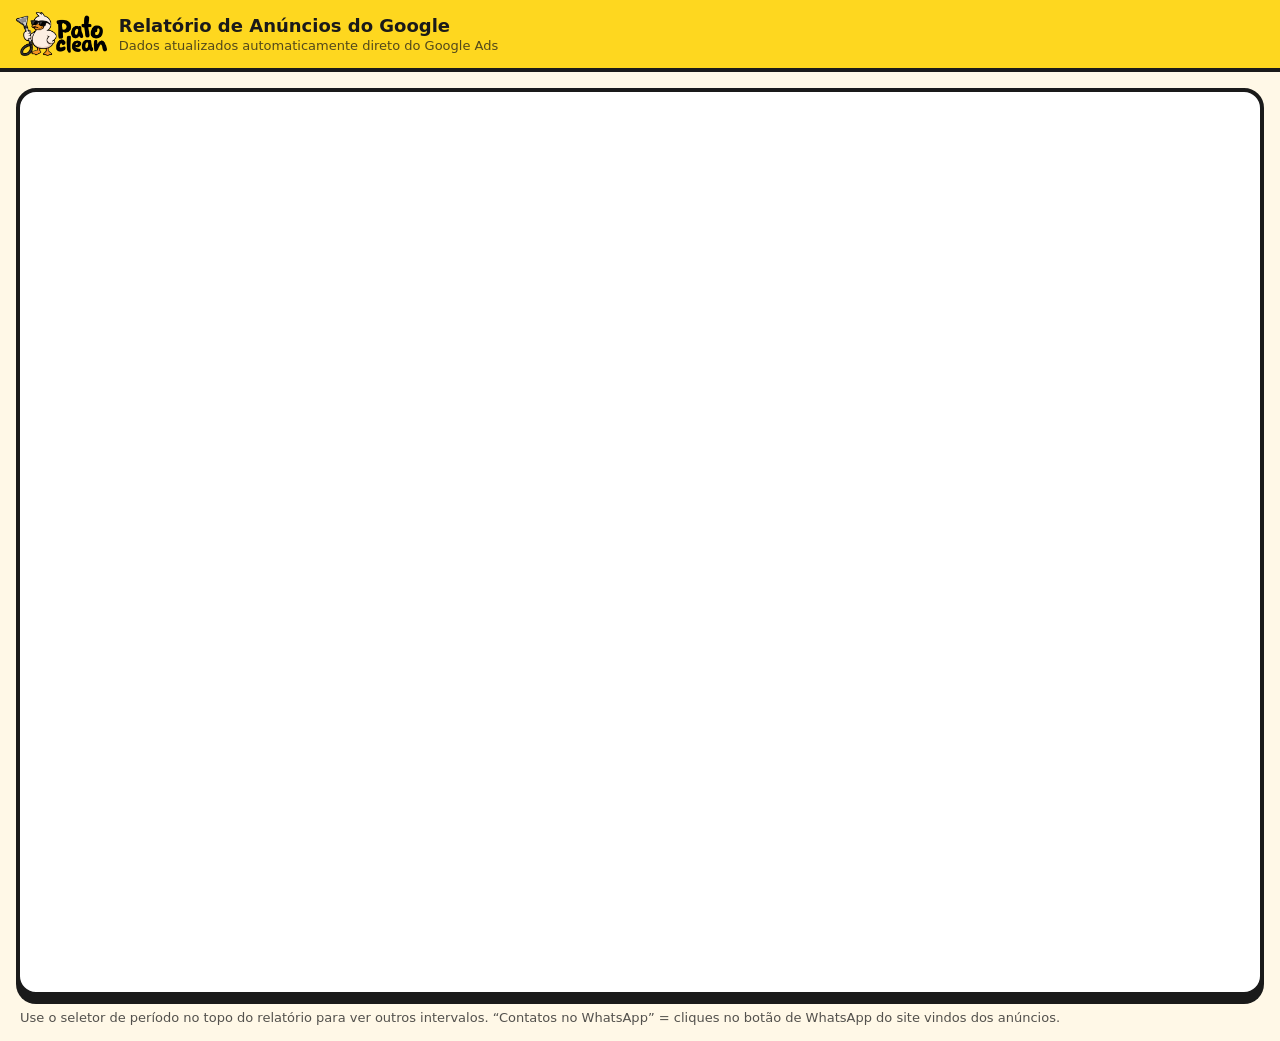
<file: relatorio-e3687dc1.html>
<!DOCTYPE html>
<html lang="pt-BR"><head><meta charset="utf-8"><meta name="viewport" content="width=device-width, initial-scale=1">
<title>Relatório de Anúncios | Pato Clean</title>
<meta name="robots" content="noindex, nofollow, noarchive">
<link rel="icon" href="/favicon.ico" sizes="any"><link rel="icon" type="image/png" sizes="32x32" href="/favicon-32.png">
<style>
:root{--amarelo:#fed71f;--tinta:#1a1a1a;--creme:#fff8e7}
*{box-sizing:border-box}body{margin:0;font-family:system-ui,-apple-system,"Segoe UI",Roboto,sans-serif;background:var(--creme);color:var(--tinta)}
header{background:var(--amarelo);border-bottom:4px solid var(--tinta);padding:12px 16px;display:flex;align-items:center;gap:12px}
header img{height:44px;width:auto}header h1{font-size:18px;margin:0}header p{margin:2px 0 0;font-size:13px;opacity:.75}
main{max-width:1280px;margin:0 auto;padding:16px}
.quadro{border:4px solid var(--tinta);border-radius:20px;overflow:hidden;background:#fff;box-shadow:0 8px 0 0 var(--tinta)}
iframe{display:block;width:100%;height:calc(100vh - 140px);min-height:900px;border:0}
.nota{font-size:13px;opacity:.75;margin:14px 4px 0}
@media (max-width:640px){iframe{min-height:1400px}}
</style></head>
<body>
<header><img src="/site-assets/6e965fe93423448b.png" alt="Pato Clean" width="1871" height="905">
<div><h1>Relatório de Anúncios do Google</h1><p>Dados atualizados automaticamente direto do Google Ads</p></div></header>
<main>
<div class="quadro"><iframe src="https://datastudio.google.com/embed/reporting/cfc4250a-639a-459a-908f-c3dfdc7f79a0/page/Y8XDG" title="Relatório Google Ads Pato Clean" allowfullscreen sandbox="allow-storage-access-by-user-activation allow-scripts allow-same-origin allow-popups allow-popups-to-escape-sandbox"></iframe></div>
<p class="nota">Use o seletor de período no topo do relatório para ver outros intervalos. “Contatos no WhatsApp” = cliques no botão de WhatsApp do site vindos dos anúncios.</p>
</main></body></html>
</file>
<file: seo-pages.css>
.seo-text p{line-height:1.7}.seo-text ul.seo-list{list-style:disc;padding-left:1.25rem;margin-top:1rem}.seo-text ul.seo-list li{margin-top:.4rem;color:var(--muted-foreground);font-weight:500}.seo-faq summary{list-style:none}.seo-faq summary::-webkit-details-marker{display:none}.seo-faq summary::after{content:' +';float:right}.seo-faq[open] summary::after{content:' –'}.seo-foot li{margin-top:.35rem}.seo-map{height:320px}
</file>
